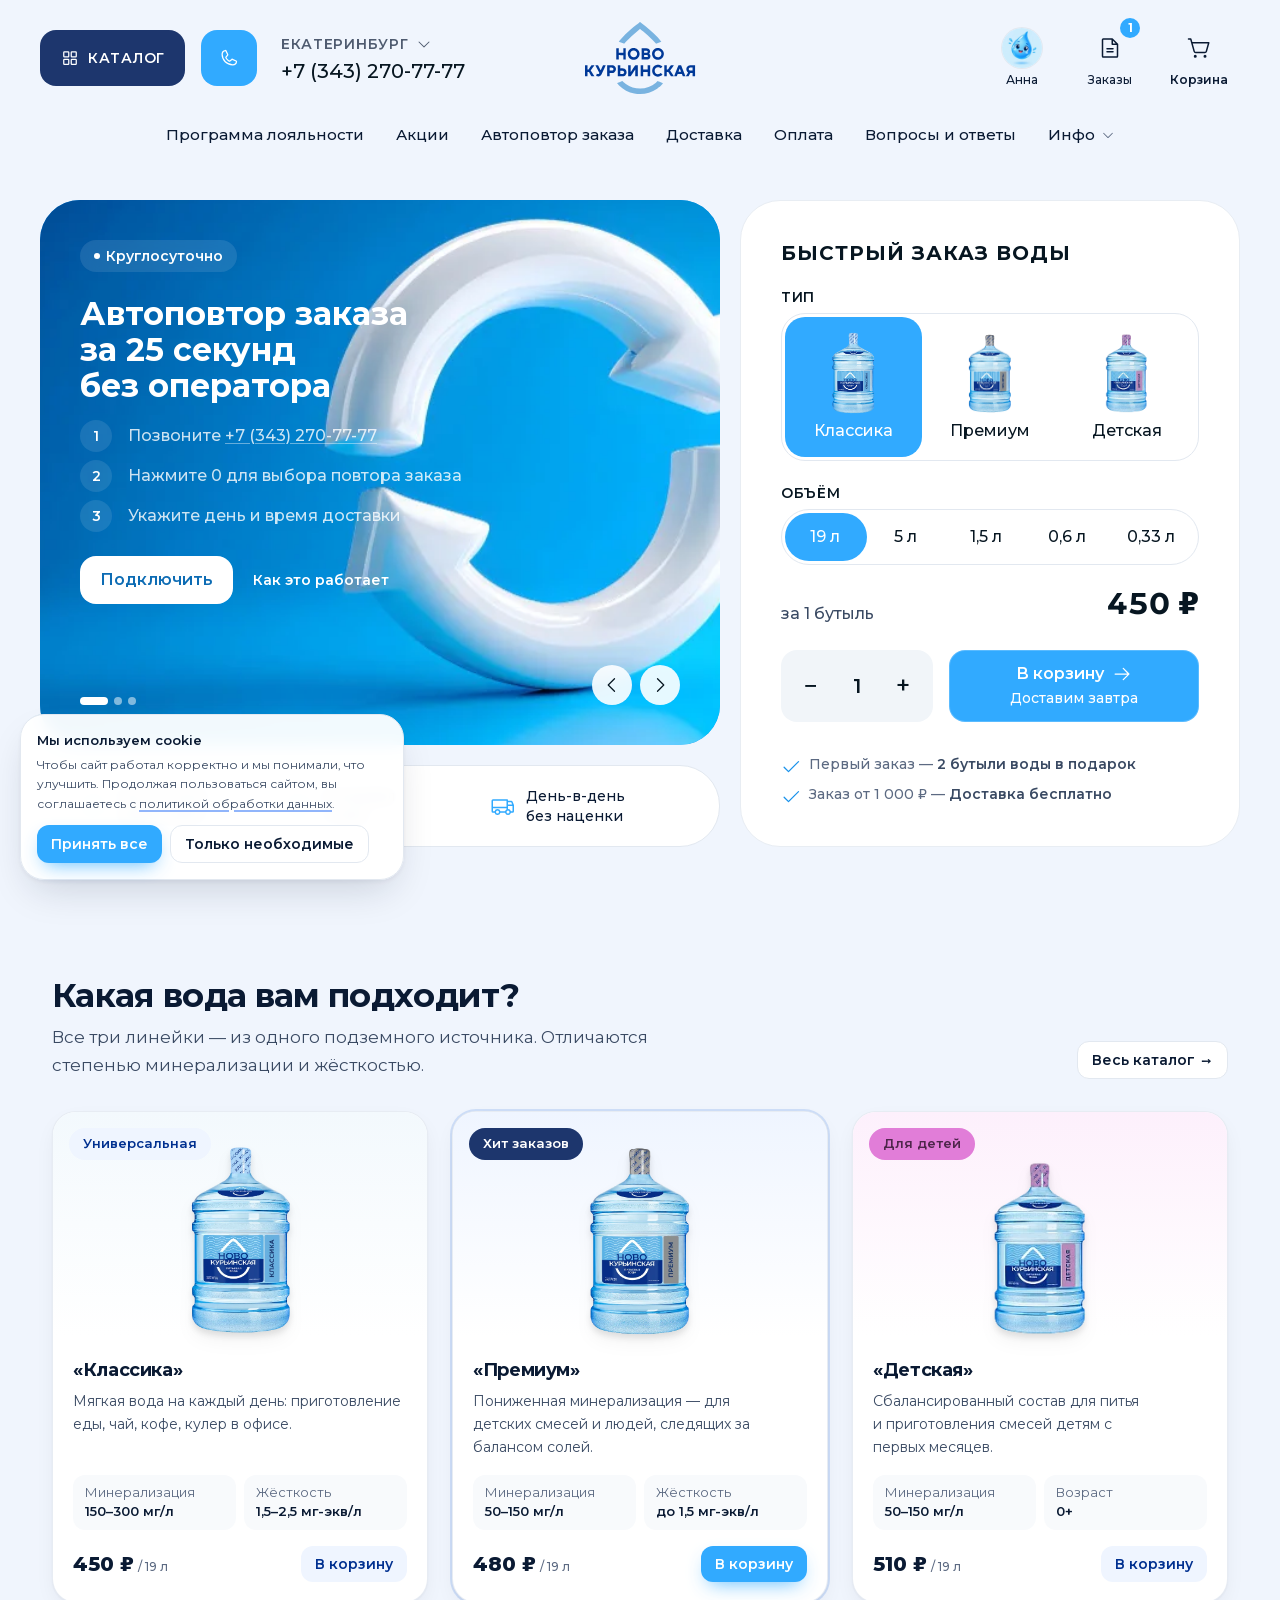
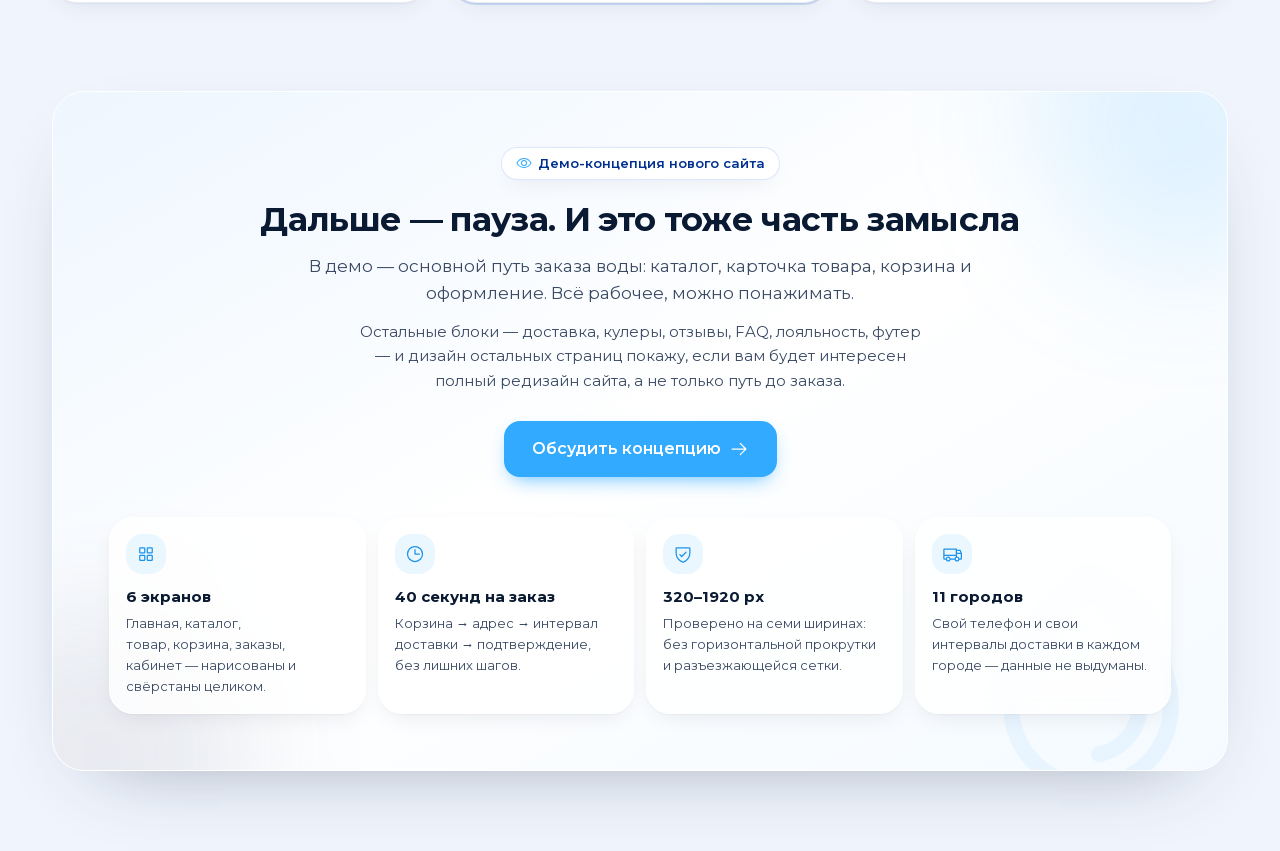
<file: index.html>
<!DOCTYPE html>
<html lang="ru" class="scroll-smooth">
<head>
<meta charset="utf-8">
<meta name="viewport" content="width=device-width, initial-scale=1">
<title>Доставка питьевой воды «Новокурьинская» в Екатеринбурге — от 450 ₽ за 19 л</title>
<meta name="description" content="Питьевая вода из подземного источника с доставкой по Екатеринбургу и области. 363 дня в году, удобный 2-часовой интервал, день-в-день. Первый заказ — 2 бутыли в подарок.">
<link rel="canonical" href="https://www.novo-voda.ru/">
<meta name="theme-color" content="#003090">

<!-- Open Graph (на текущем сайте отсутствует полностью) -->
<meta property="og:type" content="website">
<meta property="og:site_name" content="Вода «Новокурьинская»">
<meta property="og:title" content="Доставка питьевой воды «Новокурьинская» в Екатеринбурге">
<meta property="og:description" content="Вода из подземного источника. Доставка 363 дня в году, 2-часовой интервал, день-в-день. 19 л — от 450 ₽.">
<meta property="og:image" content="assets/img/triple-bottles-720.webp">
<meta property="og:url" content="https://www.novo-voda.ru/">
<meta property="og:locale" content="ru_RU">
<meta name="twitter:card" content="summary_large_image">

<link rel="preload" href="assets/fonts/montserrat-cyrillic.woff2" as="font" type="font/woff2" crossorigin>
<link rel="preload" as="image" href="assets/img/triple-bottles-720.webp"
        imagesrcset="assets/img/triple-bottles-360.webp 360w, assets/img/triple-bottles-720.webp 720w"
        imagesizes="(min-width: 1024px) 500px, 90vw">
<link rel="stylesheet" href="assets/app.css?v=bc37a5fb">
<link rel="icon" href="assets/img/favicon.svg" type="image/svg+xml">
  <link rel="icon" href="assets/img/favicon-32.png" sizes="32x32" type="image/png">
  <link rel="apple-touch-icon" href="assets/img/apple-touch-icon.png">

<!-- Structured data: LocalBusiness + FAQ + Breadcrumbs -->
<script type="application/ld+json">
{
  "@context": "https://schema.org",
  "@type": "LocalBusiness",
  "name": "Вода «Новокурьинская»",
  "image": "https://www.novo-voda.ru/assets/img/logo-novovoda.svg",
  "url": "https://www.novo-voda.ru/",
  "telephone": "+7-343-270-77-77",
  "priceRange": "240–27100 ₽",
  "address": {
    "@type": "PostalAddress",
    "streetAddress": "ул. Черняховского, 86, офис 301",
    "addressLocality": "Екатеринбург",
    "postalCode": "620010",
    "addressCountry": "RU"
  },
  "areaServed": [
    {"@type": "City", "name": "Екатеринбург"},
    {"@type": "City", "name": "Верхняя Пышма"},
    {"@type": "City", "name": "Берёзовский"},
    {"@type": "City", "name": "Первоуральск"},
    {"@type": "City", "name": "Ревда"},
    {"@type": "City", "name": "Полевской"},
    {"@type": "City", "name": "Асбест"},
    {"@type": "City", "name": "Нижний Тагил"},
    {"@type": "City", "name": "Арамиль"},
    {"@type": "City", "name": "Среднеуральск"}
  ],
  "openingHoursSpecification": {
    "@type": "OpeningHoursSpecification",
    "dayOfWeek": ["Monday","Tuesday","Wednesday","Thursday","Friday","Saturday","Sunday"],
    "opens": "08:00",
    "closes": "22:30"
  },
  "aggregateRating": {
    "@type": "AggregateRating",
    "ratingValue": "4.6",
    "reviewCount": "1039",
    "bestRating": "5"
  },
  "makesOffer": {
    "@type": "Offer",
    "itemOffered": {"@type": "Product", "name": "Вода питьевая «Новокурьинская Классика» 19 л"},
    "price": "450",
    "priceCurrency": "RUB",
    "availability": "https://schema.org/InStock"
  }
}
</script>
<script type="application/ld+json">
{
  "@context": "https://schema.org",
  "@type": "FAQPage",
  "mainEntity": [
    {"@type":"Question","name":"Как быстро вы доставляете воду?","acceptedAnswer":{"@type":"Answer","text":"Доставляем 363 дня в году в выбранный вами двухчасовой интервал. Возможна доставка день-в-день без дополнительной платы."}},
    {"@type":"Question","name":"Нужна ли своя тара?","acceptedAnswer":{"@type":"Answer","text":"Бутыль 19 л можно купить в собственность за 500 ₽ либо обменять пустую бутыль на полную — обмен бесплатный."}},
    {"@type":"Question","name":"Сколько стоит доставка?","acceptedAnswer":{"@type":"Answer","text":"Бесплатно при заказе от 1 000 ₽. При меньшей сумме — 200 ₽."}},
    {"@type":"Question","name":"В какие города вы доставляете?","acceptedAnswer":{"@type":"Answer","text":"Екатеринбург, Верхняя Пышма, Берёзовский, Среднеуральск, Арамиль, Первоуральск, Ревда, Полевской, Асбест, Нижний Тагил."}}
  ]
}
</script>
</head>

<body class="no-tap" x-data>


<svg id="ph-sprite" width="0" height="0" aria-hidden="true" focusable="false" style="position:absolute">
<symbol id="ph-arrow-right" viewBox="0 0 256 256"><path d="M221.66,133.66l-72,72a8,8,0,0,1-11.32-11.32L196.69,136H40a8,8,0,0,1,0-16H196.69L138.34,61.66a8,8,0,0,1,11.32-11.32l72,72A8,8,0,0,1,221.66,133.66Z"/></symbol><symbol id="ph-beer-bottle" viewBox="0 0 256 256"><path d="M245.66,42.34l-32-32a8,8,0,0,0-11.32,11.32l1.48,1.47L148.65,64.51l-38.22,7.65a8.05,8.05,0,0,0-4.09,2.18L23,157.66a24,24,0,0,0,0,33.94L64.4,233a24,24,0,0,0,33.94,0l83.32-83.31a8,8,0,0,0,2.18-4.09l7.65-38.22,41.38-55.17,1.47,1.48a8,8,0,0,0,11.32-11.32ZM96,107.31,148.69,160,104,204.69,51.31,152ZM81.37,224a7.94,7.94,0,0,1-5.65-2.34L34.34,180.28a8,8,0,0,1,0-11.31L40,163.31,92.69,216,87,221.66A8,8,0,0,1,81.37,224ZM177.6,99.2a7.92,7.92,0,0,0-1.44,3.23l-7.53,37.63L160,148.69,107.31,96l8.63-8.63,37.63-7.53a7.92,7.92,0,0,0,3.23-1.44l58.45-43.84,6.19,6.19Z"/></symbol><symbol id="ph-caret-down" viewBox="0 0 256 256"><path d="M213.66,101.66l-80,80a8,8,0,0,1-11.32,0l-80-80A8,8,0,0,1,53.66,90.34L128,164.69l74.34-74.35a8,8,0,0,1,11.32,11.32Z"/></symbol><symbol id="ph-caret-left" viewBox="0 0 256 256"><path d="M165.66,202.34a8,8,0,0,1-11.32,11.32l-80-80a8,8,0,0,1,0-11.32l80-80a8,8,0,0,1,11.32,11.32L91.31,128Z"/></symbol><symbol id="ph-caret-right" viewBox="0 0 256 256"><path d="M181.66,133.66l-80,80a8,8,0,0,1-11.32-11.32L164.69,128,90.34,53.66a8,8,0,0,1,11.32-11.32l80,80A8,8,0,0,1,181.66,133.66Z"/></symbol><symbol id="ph-check" viewBox="0 0 256 256"><path d="M229.66,77.66l-128,128a8,8,0,0,1-11.32,0l-56-56a8,8,0,0,1,11.32-11.32L96,188.69,218.34,66.34a8,8,0,0,1,11.32,11.32Z"/></symbol><symbol id="ph-check-fat" viewBox="0 0 256 256"><path d="M243.31,90.91l-128.4,128.4a16,16,0,0,1-22.62,0l-71.62-72a16,16,0,0,1,0-22.61l20-20a16,16,0,0,1,22.58,0L104,144.22l96.76-95.57a16,16,0,0,1,22.59,0l19.95,19.54A16,16,0,0,1,243.31,90.91Z"/></symbol><symbol id="ph-clock" viewBox="0 0 256 256"><path d="M128,24A104,104,0,1,0,232,128,104.11,104.11,0,0,0,128,24Zm0,192a88,88,0,1,1,88-88A88.1,88.1,0,0,1,128,216Zm64-88a8,8,0,0,1-8,8H128a8,8,0,0,1-8-8V72a8,8,0,0,1,16,0v48h48A8,8,0,0,1,192,128Z"/></symbol><symbol id="ph-coffee" viewBox="0 0 256 256"><path d="M80,56V24a8,8,0,0,1,16,0V56a8,8,0,0,1-16,0Zm40,8a8,8,0,0,0,8-8V24a8,8,0,0,0-16,0V56A8,8,0,0,0,120,64Zm32,0a8,8,0,0,0,8-8V24a8,8,0,0,0-16,0V56A8,8,0,0,0,152,64Zm96,56v8a40,40,0,0,1-37.51,39.91,96.59,96.59,0,0,1-27,40.09H208a8,8,0,0,1,0,16H32a8,8,0,0,1,0-16H56.54A96.3,96.3,0,0,1,24,136V88a8,8,0,0,1,8-8H208A40,40,0,0,1,248,120ZM200,96H40v40a80.27,80.27,0,0,0,45.12,72h69.76A80.27,80.27,0,0,0,200,136Zm32,24a24,24,0,0,0-16-22.62V136a95.78,95.78,0,0,1-1.2,15A24,24,0,0,0,232,128Z"/></symbol><symbol id="ph-cookie" viewBox="0 0 256 256"><path d="M164.49,163.51a12,12,0,1,1-17,0A12,12,0,0,1,164.49,163.51Zm-81-8a12,12,0,1,0,17,0A12,12,0,0,0,83.51,155.51Zm9-39a12,12,0,1,0-17,0A12,12,0,0,0,92.49,116.49Zm48-1a12,12,0,1,0,0,17A12,12,0,0,0,140.49,115.51ZM232,128A104,104,0,1,1,128,24a8,8,0,0,1,8,8,40,40,0,0,0,40,40,8,8,0,0,1,8,8,40,40,0,0,0,40,40A8,8,0,0,1,232,128Zm-16.31,7.39A56.13,56.13,0,0,1,168.5,87.5a56.13,56.13,0,0,1-47.89-47.19,88,88,0,1,0,95.08,95.08Z"/></symbol><symbol id="ph-cylinder" viewBox="0 0 256 256"><path d="M128,16C87.63,16,56,35.33,56,60V196c0,24.67,31.63,44,72,44s72-19.33,72-44V60C200,35.33,168.37,16,128,16Zm0,16c26.49,0,56,11.5,56,28s-29.51,28-56,28S72,76.5,72,60,101.51,32,128,32Zm0,192c-29.83,0-56-13.08-56-28V88c13.1,9.85,33.14,16,56,16s42.9-6.2,56-16V196C184,210.92,157.83,224,128,224Z"/></symbol><symbol id="ph-drop" viewBox="0 0 256 256"><path d="M174,47.75a254.19,254.19,0,0,0-41.45-38.3,8,8,0,0,0-9.18,0A254.19,254.19,0,0,0,82,47.75C54.51,79.32,40,112.6,40,144a88,88,0,0,0,176,0C216,112.6,201.49,79.32,174,47.75ZM128,216a72.08,72.08,0,0,1-72-72c0-57.23,55.47-105,72-118,16.53,13,72,60.75,72,118A72.08,72.08,0,0,1,128,216Zm55.89-62.66a57.6,57.6,0,0,1-46.56,46.55A8.75,8.75,0,0,1,136,200a8,8,0,0,1-1.32-15.89c16.57-2.79,30.63-16.85,33.44-33.45a8,8,0,0,1,15.78,2.68Z"/></symbol><symbol id="ph-eye" viewBox="0 0 256 256"><path d="M247.31,124.76c-.35-.79-8.82-19.58-27.65-38.41C194.57,61.26,162.88,48,128,48S61.43,61.26,36.34,86.35C17.51,105.18,9,124,8.69,124.76a8,8,0,0,0,0,6.5c.35.79,8.82,19.57,27.65,38.4C61.43,194.74,93.12,208,128,208s66.57-13.26,91.66-38.34c18.83-18.83,27.3-37.61,27.65-38.4A8,8,0,0,0,247.31,124.76ZM128,192c-30.78,0-57.67-11.19-79.93-33.25A133.47,133.47,0,0,1,25,128,133.33,133.33,0,0,1,48.07,97.25C70.33,75.19,97.22,64,128,64s57.67,11.19,79.93,33.25A133.46,133.46,0,0,1,231.05,128C223.84,141.46,192.43,192,128,192Zm0-112a48,48,0,1,0,48,48A48.05,48.05,0,0,0,128,80Zm0,80a32,32,0,1,1,32-32A32,32,0,0,1,128,160Z"/></symbol><symbol id="ph-eye-slash" viewBox="0 0 256 256"><path d="M53.92,34.62A8,8,0,1,0,42.08,45.38L61.32,66.55C25,88.84,9.38,123.2,8.69,124.76a8,8,0,0,0,0,6.5c.35.79,8.82,19.57,27.65,38.4C61.43,194.74,93.12,208,128,208a127.11,127.11,0,0,0,52.07-10.83l22,24.21a8,8,0,1,0,11.84-10.76Zm47.33,75.84,41.67,45.85a32,32,0,0,1-41.67-45.85ZM128,192c-30.78,0-57.67-11.19-79.93-33.25A133.16,133.16,0,0,1,25,128c4.69-8.79,19.66-33.39,47.35-49.38l18,19.75a48,48,0,0,0,63.66,70l14.73,16.2A112,112,0,0,1,128,192Zm6-95.43a8,8,0,0,1,3-15.72,48.16,48.16,0,0,1,38.77,42.64,8,8,0,0,1-7.22,8.71,6.39,6.39,0,0,1-.75,0,8,8,0,0,1-8-7.26A32.09,32.09,0,0,0,134,96.57Zm113.28,34.69c-.42.94-10.55,23.37-33.36,43.8a8,8,0,1,1-10.67-11.92A132.77,132.77,0,0,0,231.05,128a133.15,133.15,0,0,0-23.12-30.77C185.67,75.19,158.78,64,128,64a118.37,118.37,0,0,0-19.36,1.57A8,8,0,1,1,106,49.79,134,134,0,0,1,128,48c34.88,0,66.57,13.26,91.66,38.35,18.83,18.83,27.3,37.62,27.65,38.41A8,8,0,0,1,247.31,131.26Z"/></symbol><symbol id="ph-file-text" viewBox="0 0 256 256"><path d="M213.66,82.34l-56-56A8,8,0,0,0,152,24H56A16,16,0,0,0,40,40V216a16,16,0,0,0,16,16H200a16,16,0,0,0,16-16V88A8,8,0,0,0,213.66,82.34ZM160,51.31,188.69,80H160ZM200,216H56V40h88V88a8,8,0,0,0,8,8h48V216Zm-32-80a8,8,0,0,1-8,8H96a8,8,0,0,1,0-16h64A8,8,0,0,1,168,136Zm0,32a8,8,0,0,1-8,8H96a8,8,0,0,1,0-16h64A8,8,0,0,1,168,168Z"/></symbol><symbol id="ph-fork-knife" viewBox="0 0 256 256"><path d="M72,88V40a8,8,0,0,1,16,0V88a8,8,0,0,1-16,0ZM216,40V224a8,8,0,0,1-16,0V176H152a8,8,0,0,1-8-8,268.75,268.75,0,0,1,7.22-56.88c9.78-40.49,28.32-67.63,53.63-78.47A8,8,0,0,1,216,40ZM200,53.9c-32.17,24.57-38.47,84.42-39.7,106.1H200ZM119.89,38.69a8,8,0,1,0-15.78,2.63L112,88.63a32,32,0,0,1-64,0l7.88-47.31a8,8,0,1,0-15.78-2.63l-8,48A8.17,8.17,0,0,0,32,88a48.07,48.07,0,0,0,40,47.32V224a8,8,0,0,0,16,0V135.32A48.07,48.07,0,0,0,128,88a8.17,8.17,0,0,0-.11-1.31Z"/></symbol><symbol id="ph-gift" viewBox="0 0 256 256"><path d="M216,72H180.92c.39-.33.79-.65,1.17-1A29.53,29.53,0,0,0,192,49.57,32.62,32.62,0,0,0,158.44,16,29.53,29.53,0,0,0,137,25.91a54.94,54.94,0,0,0-9,14.48,54.94,54.94,0,0,0-9-14.48A29.53,29.53,0,0,0,97.56,16,32.62,32.62,0,0,0,64,49.57,29.53,29.53,0,0,0,73.91,71c.38.33.78.65,1.17,1H40A16,16,0,0,0,24,88v32a16,16,0,0,0,16,16v64a16,16,0,0,0,16,16H200a16,16,0,0,0,16-16V136a16,16,0,0,0,16-16V88A16,16,0,0,0,216,72ZM149,36.51a13.69,13.69,0,0,1,10-4.5h.49A16.62,16.62,0,0,1,176,49.08a13.69,13.69,0,0,1-4.5,10c-9.49,8.4-25.24,11.36-35,12.4C137.7,60.89,141,45.5,149,36.51Zm-64.09.36A16.63,16.63,0,0,1,96.59,32h.49a13.69,13.69,0,0,1,10,4.5c8.39,9.48,11.35,25.2,12.39,34.92-9.72-1-25.44-4-34.92-12.39a13.69,13.69,0,0,1-4.5-10A16.6,16.6,0,0,1,84.87,36.87ZM40,88h80v32H40Zm16,48h64v64H56Zm144,64H136V136h64Zm16-80H136V88h80v32Z"/></symbol><symbol id="ph-heart" viewBox="0 0 256 256"><path d="M178,40c-20.65,0-38.73,8.88-50,23.89C116.73,48.88,98.65,40,78,40a62.07,62.07,0,0,0-62,62c0,70,103.79,126.66,108.21,129a8,8,0,0,0,7.58,0C136.21,228.66,240,172,240,102A62.07,62.07,0,0,0,178,40ZM128,214.8C109.74,204.16,32,155.69,32,102A46.06,46.06,0,0,1,78,56c19.45,0,35.78,10.36,42.6,27a8,8,0,0,0,14.8,0c6.82-16.67,23.15-27,42.6-27a46.06,46.06,0,0,1,46,46C224,155.61,146.24,204.15,128,214.8Z"/></symbol><symbol id="ph-list" viewBox="0 0 256 256"><path d="M224,128a8,8,0,0,1-8,8H40a8,8,0,0,1,0-16H216A8,8,0,0,1,224,128ZM40,72H216a8,8,0,0,0,0-16H40a8,8,0,0,0,0,16ZM216,184H40a8,8,0,0,0,0,16H216a8,8,0,0,0,0-16Z"/></symbol><symbol id="ph-map-pin" viewBox="0 0 256 256"><path d="M128,64a40,40,0,1,0,40,40A40,40,0,0,0,128,64Zm0,64a24,24,0,1,1,24-24A24,24,0,0,1,128,128Zm0-112a88.1,88.1,0,0,0-88,88c0,31.4,14.51,64.68,42,96.25a254.19,254.19,0,0,0,41.45,38.3,8,8,0,0,0,9.18,0A254.19,254.19,0,0,0,174,200.25c27.45-31.57,42-64.85,42-96.25A88.1,88.1,0,0,0,128,16Zm0,206c-16.53-13-72-60.75-72-118a72,72,0,0,1,144,0C200,161.23,144.53,209,128,222Z"/></symbol><symbol id="ph-phone" viewBox="0 0 256 256"><path d="M222.37,158.46l-47.11-21.11-.13-.06a16,16,0,0,0-15.17,1.4,8.12,8.12,0,0,0-.75.56L134.87,160c-15.42-7.49-31.34-23.29-38.83-38.51l20.78-24.71c.2-.25.39-.5.57-.77a16,16,0,0,0,1.32-15.06l0-.12L97.54,33.64a16,16,0,0,0-16.62-9.52A56.26,56.26,0,0,0,32,80c0,79.4,64.6,144,144,144a56.26,56.26,0,0,0,55.88-48.92A16,16,0,0,0,222.37,158.46ZM176,208A128.14,128.14,0,0,1,48,80,40.2,40.2,0,0,1,82.87,40a.61.61,0,0,0,0,.12l21,47L83.2,111.86a6.13,6.13,0,0,0-.57.77,16,16,0,0,0-1,15.7c9.06,18.53,27.73,37.06,46.46,46.11a16,16,0,0,0,15.75-1.14,8.44,8.44,0,0,0,.74-.56L168.89,152l47,21.05h0s.08,0,.11,0A40.21,40.21,0,0,1,176,208Z"/></symbol><symbol id="ph-plus" viewBox="0 0 256 256"><path d="M224,128a8,8,0,0,1-8,8H136v80a8,8,0,0,1-16,0V136H40a8,8,0,0,1,0-16h80V40a8,8,0,0,1,16,0v80h80A8,8,0,0,1,224,128Z"/></symbol><symbol id="ph-shield-check" viewBox="0 0 256 256"><path d="M208,40H48A16,16,0,0,0,32,56v56c0,52.72,25.52,84.67,46.93,102.19,23.06,18.86,46,25.26,47,25.53a8,8,0,0,0,4.2,0c1-.27,23.91-6.67,47-25.53C198.48,196.67,224,164.72,224,112V56A16,16,0,0,0,208,40Zm0,72c0,37.07-13.66,67.16-40.6,89.42A129.3,129.3,0,0,1,128,223.62a128.25,128.25,0,0,1-38.92-21.81C61.82,179.51,48,149.3,48,112l0-56,160,0ZM82.34,141.66a8,8,0,0,1,11.32-11.32L112,148.69l50.34-50.35a8,8,0,0,1,11.32,11.32l-56,56a8,8,0,0,1-11.32,0Z"/></symbol><symbol id="ph-shopping-cart-simple" viewBox="0 0 256 256"><path d="M104,216a16,16,0,1,1-16-16A16,16,0,0,1,104,216Zm88-16a16,16,0,1,0,16,16A16,16,0,0,0,192,200ZM239.71,74.14l-25.64,92.28A24.06,24.06,0,0,1,191,184H92.16A24.06,24.06,0,0,1,69,166.42L33.92,40H16a8,8,0,0,1,0-16H40a8,8,0,0,1,7.71,5.86L57.19,64H232a8,8,0,0,1,7.71,10.14ZM221.47,80H61.64l22.81,82.14A8,8,0,0,0,92.16,168H191a8,8,0,0,0,7.71-5.86Z"/></symbol><symbol id="ph-sign-out" viewBox="0 0 256 256"><path d="M120,216a8,8,0,0,1-8,8H48a8,8,0,0,1-8-8V40a8,8,0,0,1,8-8h64a8,8,0,0,1,0,16H56V208h56A8,8,0,0,1,120,216Zm109.66-93.66-40-40a8,8,0,0,0-11.32,11.32L204.69,120H112a8,8,0,0,0,0,16h92.69l-26.35,26.34a8,8,0,0,0,11.32,11.32l40-40A8,8,0,0,0,229.66,122.34Z"/></symbol><symbol id="ph-squares-four" viewBox="0 0 256 256"><path d="M104,40H56A16,16,0,0,0,40,56v48a16,16,0,0,0,16,16h48a16,16,0,0,0,16-16V56A16,16,0,0,0,104,40Zm0,64H56V56h48v48Zm96-64H152a16,16,0,0,0-16,16v48a16,16,0,0,0,16,16h48a16,16,0,0,0,16-16V56A16,16,0,0,0,200,40Zm0,64H152V56h48v48Zm-96,32H56a16,16,0,0,0-16,16v48a16,16,0,0,0,16,16h48a16,16,0,0,0,16-16V152A16,16,0,0,0,104,136Zm0,64H56V152h48v48Zm96-64H152a16,16,0,0,0-16,16v48a16,16,0,0,0,16,16h48a16,16,0,0,0,16-16V152A16,16,0,0,0,200,136Zm0,64H152V152h48v48Z"/></symbol><symbol id="ph-star" viewBox="0 0 256 256"><path d="M239.18,97.26A16.38,16.38,0,0,0,224.92,86l-59-4.76L143.14,26.15a16.36,16.36,0,0,0-30.27,0L90.11,81.23,31.08,86a16.46,16.46,0,0,0-9.37,28.86l45,38.83L53,211.75a16.38,16.38,0,0,0,24.5,17.82L128,198.49l50.53,31.08A16.4,16.4,0,0,0,203,211.75l-13.76-58.07,45-38.83A16.43,16.43,0,0,0,239.18,97.26Zm-15.34,5.47-48.7,42a8,8,0,0,0-2.56,7.91l14.88,62.8a.37.37,0,0,1-.17.48c-.18.14-.23.11-.38,0l-54.72-33.65a8,8,0,0,0-8.38,0L69.09,215.94c-.15.09-.19.12-.38,0a.37.37,0,0,1-.17-.48l14.88-62.8a8,8,0,0,0-2.56-7.91l-48.7-42c-.12-.1-.23-.19-.13-.5s.18-.27.33-.29l63.92-5.16A8,8,0,0,0,103,91.86l24.62-59.61c.08-.17.11-.25.35-.25s.27.08.35.25L153,91.86a8,8,0,0,0,6.75,4.92l63.92,5.16c.15,0,.24,0,.33.29S224,102.63,223.84,102.73Z"/></symbol><symbol id="ph-star-fill" viewBox="0 0 256 256"><path d="M234.29,114.85l-45,38.83L203,211.75a16.4,16.4,0,0,1-24.5,17.82L128,198.49,77.47,229.57A16.4,16.4,0,0,1,53,211.75l13.76-58.07-45-38.83A16.46,16.46,0,0,1,31.08,86l59-4.76,22.76-55.08a16.36,16.36,0,0,1,30.27,0l22.75,55.08,59,4.76a16.46,16.46,0,0,1,9.37,28.86Z"/></symbol><symbol id="ph-trash" viewBox="0 0 256 256"><path d="M216,48H176V40a24,24,0,0,0-24-24H104A24,24,0,0,0,80,40v8H40a8,8,0,0,0,0,16h8V208a16,16,0,0,0,16,16H192a16,16,0,0,0,16-16V64h8a8,8,0,0,0,0-16ZM96,40a8,8,0,0,1,8-8h48a8,8,0,0,1,8,8v8H96Zm96,168H64V64H192ZM112,104v64a8,8,0,0,1-16,0V104a8,8,0,0,1,16,0Zm48,0v64a8,8,0,0,1-16,0V104a8,8,0,0,1,16,0Z"/></symbol><symbol id="ph-truck" viewBox="0 0 256 256"><path d="M255.42,117l-14-35A15.93,15.93,0,0,0,226.58,72H192V64a8,8,0,0,0-8-8H32A16,16,0,0,0,16,72V184a16,16,0,0,0,16,16H49a32,32,0,0,0,62,0h50a32,32,0,0,0,62,0h17a16,16,0,0,0,16-16V120A7.94,7.94,0,0,0,255.42,117ZM192,88h34.58l9.6,24H192ZM32,72H176v64H32ZM80,208a16,16,0,1,1,16-16A16,16,0,0,1,80,208Zm81-24H111a32,32,0,0,0-62,0H32V152H176v12.31A32.11,32.11,0,0,0,161,184Zm31,24a16,16,0,1,1,16-16A16,16,0,0,1,192,208Zm48-24H223a32.06,32.06,0,0,0-31-24V128h48Z"/></symbol><symbol id="ph-user" viewBox="0 0 256 256"><path d="M230.92,212c-15.23-26.33-38.7-45.21-66.09-54.16a72,72,0,1,0-73.66,0C63.78,166.78,40.31,185.66,25.08,212a8,8,0,1,0,13.85,8c18.84-32.56,52.14-52,89.07-52s70.23,19.44,89.07,52a8,8,0,1,0,13.85-8ZM72,96a56,56,0,1,1,56,56A56.06,56.06,0,0,1,72,96Z"/></symbol><symbol id="ph-wrench" viewBox="0 0 256 256"><path d="M226.76,69a8,8,0,0,0-12.84-2.88l-40.3,37.19-17.23-3.7-3.7-17.23,37.19-40.3A8,8,0,0,0,187,29.24,72,72,0,0,0,88,96,72.34,72.34,0,0,0,94,124.94L33.79,177c-.15.12-.29.26-.43.39a32,32,0,0,0,45.26,45.26c.13-.13.27-.28.39-.42L131.06,162A72,72,0,0,0,232,96,71.56,71.56,0,0,0,226.76,69ZM160,152a56.14,56.14,0,0,1-27.07-7,8,8,0,0,0-9.92,1.77L67.11,211.51a16,16,0,0,1-22.62-22.62L109.18,133a8,8,0,0,0,1.77-9.93,56,56,0,0,1,58.36-82.31l-31.2,33.81a8,8,0,0,0-1.94,7.1L141.83,108a8,8,0,0,0,6.14,6.14l26.35,5.66a8,8,0,0,0,7.1-1.94l33.81-31.2A56.06,56.06,0,0,1,160,152Z"/></symbol><symbol id="ph-x" viewBox="0 0 256 256"><path d="M205.66,194.34a8,8,0,0,1-11.32,11.32L128,139.31,61.66,205.66a8,8,0,0,1-11.32-11.32L116.69,128,50.34,61.66A8,8,0,0,1,61.66,50.34L128,116.69l66.34-66.35a8,8,0,0,1,11.32,11.32L139.31,128Z"/></symbol></svg>
<svg width="0" height="0" class="absolute" aria-hidden="true" focusable="false">
  <defs>
    <linearGradient id="nvDropGrad" x1="0.15" y1="0" x2="0.5" y2="1">
      <stop offset="0" stop-color="#9BDCF8"/>
      <stop offset="0.5" stop-color="#3C84E8"/>
      <stop offset="1" stop-color="#003090"/>
    </linearGradient>
    <linearGradient id="nvDropBg" x1="0" y1="0" x2="0.6" y2="1">
      <stop offset="0" stop-color="#EAF6FD"/>
      <stop offset="1" stop-color="#CFE8F8"/>
    </linearGradient>
  </defs>
  <symbol id="nv-drop-face" viewBox="0 0 48 48">
    <circle cx="24" cy="24" r="23" fill="url(#nvDropBg)"/>
    <path d="M24 8c0 0 13 14.2 13 22.4A13 13 0 0 1 11 30.4C11 22.2 24 8 24 8z" fill="url(#nvDropGrad)"/>
    <ellipse cx="18.4" cy="19.4" rx="2.6" ry="3.6" transform="rotate(-24 18.4 19.4)" fill="#fff" fill-opacity="0.5"/>
    <circle cx="19.4" cy="30.2" r="2.15" fill="#062A55"/>
    <circle cx="28.6" cy="30.2" r="2.15" fill="#062A55"/>
    <circle cx="20.1" cy="29.4" r="0.75" fill="#fff"/>
    <circle cx="29.3" cy="29.4" r="0.75" fill="#fff"/>
    <path d="M20.4 35.6c1.5 1.7 5.7 1.7 7.2 0" stroke="#062A55" stroke-width="2" stroke-linecap="round" fill="none"/>
    <ellipse cx="14.6" cy="33.4" rx="2" ry="1.4" fill="#FF9EB5" fill-opacity="0.75"/>
    <ellipse cx="33.4" cy="33.4" rx="2" ry="1.4" fill="#FF9EB5" fill-opacity="0.75"/>
  </symbol>
  <symbol id="nv-drop-face-sm" viewBox="0 0 48 48">
    <circle cx="24" cy="24" r="23" fill="url(#nvDropBg)"/>
    <path d="M24 8c0 0 13 14.2 13 22.4A13 13 0 0 1 11 30.4C11 22.2 24 8 24 8z" fill="url(#nvDropGrad)"/>
    <circle cx="19.4" cy="30.2" r="2.15" fill="#062A55"/>
    <circle cx="28.6" cy="30.2" r="2.15" fill="#062A55"/>
    <path d="M20.4 35.6c1.5 1.7 5.7 1.7 7.2 0" stroke="#062A55" stroke-width="2" stroke-linecap="round" fill="none"/>
  </symbol>
</svg>

<!-- ================= MODAL: ОБРАТНЫЙ ЗВОНОК ================= -->
<div x-data="callbackModal" @open-callback.window="show()" @keydown.escape.window="hide()">
  <div x-show="open" x-cloak class="fixed inset-0 z-[60] flex items-end justify-center p-0 sm:items-center sm:p-4">
    <div x-show="open" x-transition.opacity class="absolute inset-0 bg-ink/60 backdrop-blur-sm" @click="hide()"></div>

    <div x-show="open" x-transition:enter="transition duration-300 ease-smooth"
         x-transition:enter-start="opacity-0 translate-y-6 sm:scale-95" x-transition:enter-end="opacity-100 translate-y-0 sm:scale-100"
         x-transition:leave="transition duration-200" x-transition:leave-start="opacity-100" x-transition:leave-end="opacity-0"
         role="dialog" aria-modal="true" aria-labelledby="cb-title"
         class="relative w-full max-w-lg overflow-hidden rounded-t-4xl bg-white shadow-2xl sm:rounded-3xl">

      <!-- header -->
      <div class="flex items-start gap-3 border-b border-slate-100 bg-gradient-to-br from-navy-50 to-white px-5 py-4">
        <span class="grid h-11 w-11 shrink-0 place-items-center rounded-2xl bg-accent-500 text-white">
          <svg class="h-5 w-5" aria-hidden="true" viewBox="0 0 256 256" fill="currentColor"><use href="#ph-phone"/></svg>
        </span>
        <div class="min-w-0 flex-1">
          <h2 id="cb-title" class="text-lg font-bold leading-tight">Заказать звонок</h2>
          <p class="mt-0.5 text-[13px] text-ink-soft">Перезвоним в течение 5 минут и ответим на вопросы</p>
        </div>
        <button type="button" class="btn-icon !h-9 !w-9 !border-0 !bg-transparent" @click="hide()" aria-label="Закрыть">
          <svg class="h-5 w-5" aria-hidden="true" viewBox="0 0 256 256" fill="currentColor"><use href="#ph-x"/></svg>
        </button>
      </div>

      <!-- success -->
      <div x-show="sent" x-cloak class="px-5 py-10 text-center">
        <span class="mx-auto grid h-14 w-14 place-items-center rounded-full bg-accent-50 text-accent-600">
          <svg class="h-7 w-7" aria-hidden="true" viewBox="0 0 256 256" fill="currentColor"><use href="#ph-check"/></svg>
        </span>
        <h3 class="mt-4 text-lg font-bold">Заявка отправлена</h3>
        <p class="mx-auto mt-2 max-w-xs text-sm leading-relaxed text-ink-soft">
          Перезвоним на <strong class="text-ink" x-text="form.phone"></strong> в течение 5 минут в рабочее время (8:00–22:30).
        </p>
        <button type="button" class="btn-primary mt-5" @click="hide()">Хорошо</button>
      </div>

      <!-- form -->
      <form x-show="!sent" @submit.prevent="submit()" class="max-h-[70vh] space-y-3.5 overflow-y-auto px-5 py-5">

        <!-- тема: кастомный дропдаун -->
        <div class="relative" x-data="{ tOpen: false }" @keydown.escape.stop="tOpen = false">
          <span class="label" id="cb-topic-label">Тема обращения</span>
          <button type="button" @click="tOpen = !tOpen" @click.outside="tOpen = false" :aria-expanded="tOpen"
                  aria-labelledby="cb-topic-label" aria-haspopup="listbox"
                  class="field flex items-center justify-between gap-2 text-left"
                  :class="tOpen && '!border-accent-500 ring-4 ring-accent-500/15'">
            <span x-text="form.topic"></span>
            <svg class="h-4 w-4 shrink-0 text-ink-mute transition" :class="tOpen && 'rotate-180'" aria-hidden="true" viewBox="0 0 256 256" fill="currentColor"><use href="#ph-caret-down"/></svg>
          </button>

          <div x-show="tOpen" x-cloak x-transition.opacity.duration.150ms
               class="dropdown-panel left-0 right-0 top-full max-h-64 overflow-y-auto" role="listbox" aria-labelledby="cb-topic-label">
            <template x-for="t in topics" :key="t">
              <button type="button" role="option" :aria-selected="form.topic === t"
                      @click="form.topic = t; tOpen = false"
                      class="dropdown-item" :class="form.topic === t && 'dropdown-item-active'">
                <span x-text="t"></span>
                <svg x-show="form.topic === t" class="h-4 w-4 shrink-0 text-accent-600" aria-hidden="true" viewBox="0 0 256 256" fill="currentColor"><use href="#ph-check-fat"/></svg>
              </button>
            </template>
          </div>
        </div>

        <div class="grid gap-3 sm:grid-cols-2">
          <div>
            <label class="label" for="cb-name">ФИО <span class="text-sale-500">*</span></label>
            <input id="cb-name" type="text" autocomplete="name" required placeholder="Иванова Анна" class="field" x-model="form.name">
          </div>
          <div>
            <label class="label" for="cb-phone">Телефон <span class="text-sale-500">*</span></label>
            <input id="cb-phone" type="tel" inputmode="numeric" autocomplete="tel" required
                   placeholder="+7 (999) 999-99-99" class="field"
                   :value="form.phone" @input="onPhone($event)" @keydown="onPhoneKey($event)">
          </div>
        </div>

        <div>
          <label class="label" for="cb-email">Электронный адрес</label>
          <input id="cb-email" type="email" autocomplete="email" placeholder="mail@example.ru" class="field" x-model="form.email">
        </div>

        <div>
          <label class="label" for="cb-comment">Комментарий</label>
          <textarea id="cb-comment" rows="3" placeholder="Удобное время для звонка, адрес, вопрос" class="field resize-none" x-model="form.comment"></textarea>
        </div>

        <!-- согласие -->
        <label class="flex cursor-pointer items-start gap-3 rounded-2xl bg-slate-50 p-3.5 transition hover:bg-slate-100/70">
          <input type="checkbox" required x-model="form.consent" class="peer sr-only"><span class="checkbox" aria-hidden="true"><svg viewBox="0 0 256 256" fill="currentColor" aria-hidden="true"><use href="#ph-check-fat"/></svg></span>
          <span class="text-[14px] leading-relaxed text-ink-soft">
            Я ознакомился с <a href="#" class="link-underline">Политикой обработки персональных данных</a>
            и даю <a href="#" class="link-underline">Согласие на обработку персональных данных</a>
            в соответствии с ФЗ «О персональных данных» от 27.07.2006 №127-ФЗ
            <span class="text-sale-500">*</span>
          </span>
        </label>

        <div class="flex flex-col gap-2 pt-1 sm:flex-row-reverse sm:items-center">
          <button type="submit" class="btn-primary flex-1 !py-3.5" :disabled="!valid"
                  :class="!valid && '!bg-slate-200 !text-ink-mute !shadow-none'">Отправить</button>
          <button type="button" class="btn-ghost flex-1" @click="hide()">Отмена</button>
        </div>
      </form>
    </div>
  </div>
</div>


<!-- ================= MOBILE STICKY BAR ================= -->
<!-- ================= TOP BAR ================= -->
<!-- ================= HEADER ================= -->
<header x-data="headerScroll" class="sticky top-0 z-30 border-b transition-colors duration-300"
        :class="scrolled ? 'is-pinned border-slate-200 bg-white/95 backdrop-blur-[12px]' : 'border-transparent bg-transparent'">

  <!-- ===== телефон: город и телефон на виду, действия — в нижнем таббаре ===== -->
  <div x-data="cityPhone" class="lg:hidden">
    <div class="mx-auto grid w-full max-w-[1200px] grid-cols-[44px_1fr_44px] items-center gap-2 px-4 pb-2 pt-2.5">
      <button type="button" class="btn-icon -ml-1 shrink-0" @click="$dispatch('open-menu')" aria-label="Открыть меню">
        <svg class="h-5 w-5" aria-hidden="true" viewBox="0 0 256 256" fill="currentColor"><use href="#ph-list"/></svg>
      </button>

      <a href="index.html" class="flex justify-self-center" aria-label="Новокурьинская — на главную">
        <img src="assets/img/logo-novovoda.svg" alt="Вода «Новокурьинская»" width="111" height="72"
             class="h-10 w-auto" fetchpriority="high">
      </a>

      <button type="button" @click="$dispatch('open-callback')" aria-label="Заказать обратный звонок"
              class="grid h-11 w-11 shrink-0 place-items-center justify-self-end rounded-2xl bg-[#31aaff] text-white transition hover:bg-[#1b93eb]">
        <svg class="h-5 w-5" aria-hidden="true" viewBox="0 0 256 256" fill="currentColor"><use href="#ph-phone"/></svg>
      </button>
    </div>

    <div class="mx-auto flex w-full max-w-[1200px] items-center justify-between gap-3 px-4 pb-2.5">
      <button type="button" @click="$dispatch('open-city-sheet')"
              class="inline-flex min-w-0 items-center gap-1 text-[13px] font-semibold uppercase tracking-[0.5px] text-[#0a1a33]/75 transition hover:text-[#1b93eb]"
              aria-label="Выбрать город доставки">
        <svg class="h-3.5 w-3.5 shrink-0 text-[#1b93eb]" aria-hidden="true" viewBox="0 0 256 256" fill="currentColor"><use href="#ph-map-pin"/></svg>
        <span class="truncate" x-text="city">Екатеринбург</span>
        <svg class="hidden h-3 w-3 shrink-0 min-[360px]:block" aria-hidden="true" viewBox="0 0 256 256" fill="currentColor"><use href="#ph-caret-down"/></svg>
      </button>

      <a :href="'tel:' + phone.raw" :aria-label="'Позвонить: ' + phone.pretty"
         class="shrink-0 whitespace-nowrap text-[13px] font-semibold text-[#071621] transition hover:text-[#1b93eb] min-[380px]:text-[14px]"
         x-text="phone.pretty">+7 (343) 270-77-77</a>
    </div>
  </div>

  <!-- ===== десктоп ===== -->
  <div class="mx-auto hidden w-full max-w-[1200px] items-center gap-5 py-4 lg:flex">
    <div class="flex min-w-0 flex-1 items-center gap-6">
      <div class="flex shrink-0 items-center gap-4">
        <div class="relative" x-data="{ mega: false, t: null }"
             @mouseenter="clearTimeout(t); mega = true" @mouseleave="t = setTimeout(() => mega = false, 180)"
             @focusin="mega = true" @focusout="if (!$el.contains($event.relatedTarget)) mega = false"
             @keydown.escape="mega = false">
          <a href="catalog.html" class="inline-flex items-center gap-2 rounded-2xl bg-[#1d366d] px-5 py-4 text-[14px] font-semibold uppercase leading-6 tracking-[0.7px] text-white transition hover:bg-[#172c5a]" :aria-expanded="mega" aria-haspopup="true">
            <svg class="h-5 w-5" aria-hidden="true" viewBox="0 0 256 256" fill="currentColor"><use href="#ph-squares-four"/></svg>
            Каталог
          </a>

          <div x-show="mega" x-cloak x-transition.opacity.duration.150ms
               class="absolute left-0 top-full z-40 mt-2 w-[600px] overflow-hidden rounded-3xl border border-slate-200 bg-white p-3 shadow-lift">
            <div class="grid grid-cols-2 gap-x-2 gap-y-0.5">
            <a href="catalog.html" class="group flex items-center gap-3 rounded-2xl p-2.5 transition hover:bg-navy-50">
              <span class="grid h-10 w-10 shrink-0 place-items-center rounded-full border border-slate-200 bg-white text-accent-500 transition group-hover:border-accent-200 group-hover:text-accent-600">
                <svg class="h-5 w-5" viewBox="0 0 256 256" fill="currentColor" aria-hidden="true"><use href="#ph-drop"/></svg>
              </span>
              <span class="text-[14px] font-semibold leading-tight text-ink transition group-hover:text-navy-700">Вода</span>
            </a>
            <a href="catalog.html" class="group flex items-center gap-3 rounded-2xl p-2.5 transition hover:bg-navy-50">
              <span class="grid h-10 w-10 shrink-0 place-items-center rounded-full border border-slate-200 bg-white text-accent-500 transition group-hover:border-accent-200 group-hover:text-accent-600">
                <svg class="h-5 w-5" viewBox="0 0 256 256" fill="currentColor" aria-hidden="true"><use href="#ph-gift"/></svg>
              </span>
              <span class="text-[14px] font-semibold leading-tight text-ink transition group-hover:text-navy-700">Комбо-наборы</span>
            </a>
            <a href="catalog.html#goods" class="group flex items-center gap-3 rounded-2xl p-2.5 transition hover:bg-navy-50">
              <span class="grid h-10 w-10 shrink-0 place-items-center rounded-full border border-slate-200 bg-white text-accent-500 transition group-hover:border-accent-200 group-hover:text-accent-600">
                <svg class="h-5 w-5" viewBox="0 0 256 256" fill="currentColor" aria-hidden="true"><use href="#ph-coffee"/></svg>
              </span>
              <span class="text-[14px] font-semibold leading-tight text-ink transition group-hover:text-navy-700">Кофе и чай</span>
            </a>
            <a href="catalog.html#goods" class="group flex items-center gap-3 rounded-2xl p-2.5 transition hover:bg-navy-50">
              <span class="grid h-10 w-10 shrink-0 place-items-center rounded-full border border-slate-200 bg-white text-accent-500 transition group-hover:border-accent-200 group-hover:text-accent-600">
                <svg class="h-5 w-5" viewBox="0 0 256 256" fill="currentColor" aria-hidden="true"><use href="#ph-cookie"/></svg>
              </span>
              <span class="text-[14px] font-semibold leading-tight text-ink transition group-hover:text-navy-700">Сладости</span>
            </a>
            <a href="catalog.html#goods" class="group flex items-center gap-3 rounded-2xl p-2.5 transition hover:bg-navy-50">
              <span class="grid h-10 w-10 shrink-0 place-items-center rounded-full border border-slate-200 bg-white text-accent-500 transition group-hover:border-accent-200 group-hover:text-accent-600">
                <svg class="h-5 w-5" viewBox="0 0 256 256" fill="currentColor" aria-hidden="true"><use href="#ph-fork-knife"/></svg>
              </span>
              <span class="text-[14px] font-semibold leading-tight text-ink transition group-hover:text-navy-700">Одноразовая посуда</span>
            </a>
            <a href="catalog.html#coolers" class="group flex items-center gap-3 rounded-2xl p-2.5 transition hover:bg-navy-50">
              <span class="grid h-10 w-10 shrink-0 place-items-center rounded-full border border-slate-200 bg-white text-accent-500 transition group-hover:border-accent-200 group-hover:text-accent-600">
                <svg class="h-5 w-5" viewBox="0 0 256 256" fill="currentColor" aria-hidden="true"><use href="#ph-cylinder"/></svg>
              </span>
              <span class="text-[14px] font-semibold leading-tight text-ink transition group-hover:text-navy-700">Кулеры и помпы</span>
            </a>
            <a href="index.html#faq" class="group flex items-center gap-3 rounded-2xl p-2.5 transition hover:bg-navy-50">
              <span class="grid h-10 w-10 shrink-0 place-items-center rounded-full border border-slate-200 bg-white text-accent-500 transition group-hover:border-accent-200 group-hover:text-accent-600">
                <svg class="h-5 w-5" viewBox="0 0 256 256" fill="currentColor" aria-hidden="true"><use href="#ph-shield-check"/></svg>
              </span>
              <span class="text-[14px] font-semibold leading-tight text-ink transition group-hover:text-navy-700">Профилактика</span>
            </a>
            <a href="index.html#faq" class="group flex items-center gap-3 rounded-2xl p-2.5 transition hover:bg-navy-50">
              <span class="grid h-10 w-10 shrink-0 place-items-center rounded-full border border-slate-200 bg-white text-accent-500 transition group-hover:border-accent-200 group-hover:text-accent-600">
                <svg class="h-5 w-5" viewBox="0 0 256 256" fill="currentColor" aria-hidden="true"><use href="#ph-wrench"/></svg>
              </span>
              <span class="text-[14px] font-semibold leading-tight text-ink transition group-hover:text-navy-700">Ремонт</span>
            </a>
            <a href="catalog.html" class="group flex items-center gap-3 rounded-2xl p-2.5 transition hover:bg-navy-50">
              <span class="grid h-10 w-10 shrink-0 place-items-center rounded-full border border-slate-200 bg-white text-accent-500 transition group-hover:border-accent-200 group-hover:text-accent-600">
                <svg class="h-5 w-5" viewBox="0 0 256 256" fill="currentColor" aria-hidden="true"><use href="#ph-beer-bottle"/></svg>
              </span>
              <span class="text-[14px] font-semibold leading-tight text-ink transition group-hover:text-navy-700">Тара</span>
            </a>
            </div>
            <div class="mt-2 flex items-center justify-between gap-3 rounded-2xl bg-deep-50 px-4 py-3">
              <p class="text-[13px] font-semibold leading-snug text-deep-700">Не знаете, что выбрать?<br>Подберём за 5 минут</p>
              <button type="button" @click="$dispatch('open-callback')" class="btn-deep btn-sm shrink-0">Заказать звонок</button>
            </div>
          </div>
        </div>

        <button type="button" @click="$dispatch('open-callback')"
                class="grid shrink-0 place-items-center rounded-2xl bg-[#31aaff] p-[18px] text-white transition hover:bg-[#1b93eb]"
                aria-label="Заказать обратный звонок">
          <svg class="h-5 w-5" aria-hidden="true" viewBox="0 0 256 256" fill="currentColor"><use href="#ph-phone"/></svg>
        </button>
      </div>

      <div class="flex min-w-0 flex-col justify-center gap-1" x-data="cityPhone">
        <div x-data="cityPicker" class="relative">
          <button type="button" @click="open = !open" @click.outside="open = false" :aria-expanded="open"
                  class="flex items-center gap-2 rounded-lg text-[14px] font-semibold uppercase tracking-[0.7px] text-[#0a1a33]/70 transition hover:text-[#1b93eb]">
            <span x-text="city"></span>
            <svg class="h-4 w-4 shrink-0 transition" :class="open && 'rotate-180'" aria-hidden="true" viewBox="0 0 256 256" fill="currentColor"><use href="#ph-caret-down"/></svg>
          </button>
          <div x-show="open" x-cloak x-transition.opacity.duration.150ms class="dropdown-panel left-0 top-full mt-2 w-60">
            <p class="px-3 py-1.5 text-[12px] font-semibold uppercase tracking-wider text-ink-mute">Доставляем в 11 городах</p>
            <div class="max-h-72 overflow-y-auto">
              <template x-for="c in cities" :key="c">
                <button type="button" @click="pick(c)" class="dropdown-item" :class="city === c && 'dropdown-item-active'">
                  <span x-text="c"></span>
                  <svg x-show="city === c" class="h-3.5 w-3.5 shrink-0 text-navy-600" aria-hidden="true" viewBox="0 0 256 256" fill="currentColor"><use href="#ph-check-fat"/></svg>
                </button>
              </template>
            </div>
          </div>
        </div>
        <a :href="'tel:' + phone.raw" :aria-label="'Позвонить: ' + phone.pretty"
           class="whitespace-nowrap text-[18px] font-medium leading-6 text-[#071621] transition hover:text-[#1b93eb] lg:text-[20px]"
           x-text="phone.pretty">+7 (343) 270-77-77</a>
      </div>
    </div>

    <a href="index.html" class="flex shrink-0 items-center justify-center" aria-label="Новокурьинская — на главную">
      <img src="assets/img/logo-novovoda.svg" alt="Вода «Новокурьинская»" width="111" height="72"
           class="h-[60px] w-auto lg:h-[72px]" fetchpriority="high">
    </a>

    <div class="flex min-w-0 flex-1 items-center justify-end">
      <div class="flex items-center gap-1 sm:gap-2" x-data="cartFlyout"
     @mouseleave="scheduleClose()">

      <!-- профиль -->
      <div x-data="accountMenu" class="relative max-sm:static"
           @mouseenter="openMenu()" @mouseleave="scheduleClose()"
           @focusin="cancelClose()" @click.outside="closeNow()" @focusout="if (!$el.contains($event.relatedTarget)) closeNow()"
           @keydown.escape="closeNow()">
        <button type="button" @click="plateClick($event)" :aria-expanded="open"
                :aria-label="logged ? 'Профиль — ' + name : 'Войти в личный кабинет'"
                class="group flex min-w-[56px] flex-col items-center gap-1 rounded-2xl p-2 text-ink transition-colors duration-200 min-[380px]:min-w-[64px] min-[380px]:p-3 sm:min-w-[80px]"
                :class="scrolled ? 'hover:bg-[#f1f5f9]' : 'hover:bg-white'">
          <span class="relative grid h-10 w-10 place-items-center">
            <template x-if="!logged">
              <svg class="h-6 w-6" aria-hidden="true" viewBox="0 0 256 256" fill="currentColor"><use href="#ph-user"/></svg>
            </template>
            <template x-if="logged && !avatarSrc">
              <svg class="h-10 w-10 overflow-hidden rounded-full shadow-[0_0_0_1px_#e2e8f0]" viewBox="0 0 48 48" aria-hidden="true"><use href="#nv-drop-face"/></svg>
            </template>
            <template x-if="logged && avatarSrc">
              <img :src="avatarSrc" alt="" width="40" height="40" class="h-10 w-10 rounded-full object-cover shadow-[0_0_0_1px_#e2e8f0]">
            </template>
          </span>
          <span class="hidden whitespace-nowrap text-[12px] font-medium leading-4 text-[#0a1a33] min-[380px]:block" x-text="logged ? firstName : 'Войти'"></span>
        </button>

        <!-- мостик через зазор mt-3: пока курсор идёт от плашки к панели,
             он остаётся внутри обёртки и меню не закрывается -->
        <div x-show="open && canHover" x-cloak aria-hidden="true" class="absolute right-0 top-full h-4 w-[21rem]"></div>

        <div x-show="open" x-cloak x-transition.opacity.duration.150ms
             class="dropdown-panel right-0 top-full mt-3 w-[21rem] !p-0 max-sm:left-4 max-sm:right-4 max-sm:mt-1 max-sm:w-auto">
          <div class="flex items-center gap-3.5 border-b border-slate-100 bg-gradient-to-br from-navy-50 to-white p-4">
            <span class="grid h-14 w-14 shrink-0 place-items-center overflow-hidden rounded-2xl ring-1 ring-navy-100">
              <template x-if="!avatarSrc">
                <svg class="h-full w-full" viewBox="0 0 48 48" aria-hidden="true"><use href="#nv-drop-face"/></svg>
              </template>
              <template x-if="avatarSrc">
                <img :src="avatarSrc" alt="" width="56" height="56" class="h-full w-full object-cover">
              </template>
            </span>
            <div class="min-w-0">
              <p class="truncate text-[16px] font-bold leading-6" x-text="logged ? name : 'Гость'"></p>
              <p class="truncate text-[13px] leading-5 text-ink-mute" x-text="logged ? email : 'Войдите, чтобы видеть заказы'"></p>
            </div>
          </div>

          <nav class="p-2" aria-label="Личный кабинет">
            <a href="account.html" class="dropdown-item !justify-start !gap-3 !px-3.5 !py-2.5 text-[16px]">
              <svg class="h-5 w-5 shrink-0 text-ink-mute" aria-hidden="true" viewBox="0 0 256 256" fill="currentColor"><use href="#ph-user"/></svg>
              Личный кабинет
            </a>
            <a href="orders.html" class="dropdown-item !justify-start !gap-3 !px-3.5 !py-2.5 text-[16px]">
              <svg class="h-5 w-5 shrink-0 text-ink-mute" aria-hidden="true" viewBox="0 0 256 256" fill="currentColor"><use href="#ph-file-text"/></svg>
              Мои заказы
            </a>
            <a href="account.html#bonuses" class="dropdown-item !justify-start !gap-3 !px-3.5 !py-2.5 text-[16px]">
              <svg class="h-5 w-5 shrink-0 text-ink-mute" aria-hidden="true" viewBox="0 0 256 256" fill="currentColor"><use href="#ph-star"/></svg>
              <span class="flex-1">Бонусы</span>
              <span class="pill bg-accent-50 !px-2.5 !py-1 text-[13px] text-accent-700" x-text="bonus + ' б.'"></span>
            </a>
            <a href="account.html#addresses" class="dropdown-item !justify-start !gap-3 !px-3.5 !py-2.5 text-[16px]">
              <svg class="h-5 w-5 shrink-0 text-ink-mute" aria-hidden="true" viewBox="0 0 256 256" fill="currentColor"><use href="#ph-map-pin"/></svg>
              Адреса доставки
            </a>
            <button type="button" @click="logged ? toggleAuth() : (open = false, $dispatch('open-auth', 'login'))"
                    class="dropdown-item !justify-start !gap-3 !px-3.5 !py-2.5 mt-1 border-t border-slate-100 text-[16px] !text-sale-600 hover:!bg-sale-50">
              <svg class="h-5 w-5 shrink-0" aria-hidden="true" viewBox="0 0 256 256" fill="currentColor"><use href="#ph-sign-out"/></svg>
              <span x-text="logged ? 'Выйти' : 'Войти'"></span>
            </button>
          </nav>
        </div>
      </div>

      <!-- заказы -->
      <a href="orders.html" @mouseenter="scheduleClose()"
         class="group relative flex min-w-[56px] flex-col items-center gap-1 rounded-2xl p-2 text-ink transition-colors duration-200 min-[380px]:min-w-[64px] min-[380px]:p-3 sm:min-w-[80px]"
           :class="scrolled ? 'hover:bg-[#f1f5f9]' : 'hover:bg-white'">
        <span class="relative grid h-10 w-10 place-items-center">
          <svg class="h-6 w-6" aria-hidden="true" viewBox="0 0 256 256" fill="currentColor"><use href="#ph-file-text"/></svg>
          <span x-show="$store.orders.activeCount > 0" x-cloak
                class="absolute -right-2.5 -top-2.5 grid h-5 min-w-[20px] place-items-center rounded-full bg-[#31aaff] px-1 text-[12px] font-bold leading-3 text-white"
                x-text="$store.orders.activeCount"></span>
        </span>
        <span class="hidden whitespace-nowrap text-[12px] font-medium leading-4 text-[#0a1a33] min-[380px]:block">Заказы</span>
      </a>

      <!-- корзина + выпадающее меню -->
      <div class="relative" @mouseenter="show()">
        <a href="cart.html"
           class="group relative flex min-w-[56px] flex-col items-center gap-1 rounded-2xl p-2 text-ink transition-colors duration-200 min-[380px]:min-w-[64px] min-[380px]:p-3 sm:min-w-[80px]"
           :class="scrolled ? 'hover:bg-[#f1f5f9]' : 'hover:bg-white'">
          <span class="relative grid h-10 w-10 place-items-center">
            <svg class="h-6 w-6" aria-hidden="true" viewBox="0 0 256 256" fill="currentColor"><use href="#ph-shopping-cart-simple"/></svg>
            <span x-show="$store.cart.count > 0" x-cloak
                  class="absolute -right-2.5 -top-2.5 grid h-5 min-w-[20px] place-items-center rounded-full bg-[#31aaff] px-1 text-[12px] font-bold leading-3 text-white"
                  x-text="$store.cart.count"></span>
          </span>
          <span class="hidden whitespace-nowrap text-[12px] font-semibold leading-4 text-[#0a1a33] min-[380px]:block"
                x-text="$store.cart.count > 0 ? $store.cart.totalLabel : 'Корзина'">Корзина</span>
        </a>

        <div x-show="open && $store.cart.count > 0" x-cloak x-transition.opacity.duration.150ms
             class="absolute right-0 top-full z-40 mt-2 w-[480px] max-w-[calc(100vw-2rem)] overflow-hidden rounded-3xl border border-slate-200 bg-white shadow-lift">
          <div class="flex items-center justify-between border-b border-slate-100 px-4 py-3">
            <p class="text-[15px] font-bold">Основные товары <span class="text-ink-mute" x-text="$store.cart.count"></span></p>
            <button type="button" class="text-[13px] font-medium text-navy-600 hover:underline" @click="$store.cart.clear()">Очистить список</button>
          </div>

          <div class="max-h-[320px] overflow-y-auto px-4 py-1">
            <template x-for="line in $store.cart.lines" :key="line.sku">
              <div class="flex items-center gap-3 border-b border-slate-100 py-3 last:border-0">
                <img :src="line.product.img" alt="" width="48" height="48" loading="lazy"
                     class="h-12 w-12 shrink-0 rounded-xl bg-slate-50 object-contain p-0.5">
                <div class="min-w-0 flex-1">
                  <p class="text-[16px] font-semibold leading-snug" x-text="line.product.name"></p>
                  <p class="mt-0.5 text-[12px] text-ink-mute">
                    <span x-text="line.qty"></span> шт. · <span x-text="line.product.volume"></span>
                  </p>
                </div>
                <p class="shrink-0 text-[16px] font-bold" x-text="fmt(line.total)"></p>
                <button type="button" class="shrink-0 rounded-lg p-1 text-ink-mute transition hover:bg-sale-50 hover:text-sale-500"
                        @click="$store.cart.remove(line.sku)" :aria-label="'Удалить: ' + line.product.name">
                  <svg class="h-4 w-4" aria-hidden="true" viewBox="0 0 256 256" fill="currentColor"><use href="#ph-trash"/></svg>
                </button>
              </div>
            </template>
          </div>

          <div class="border-t border-slate-100 p-4">
            <div class="flex items-end justify-between gap-3">
              <div>
                <p class="text-[13px] text-ink-mute">Итого:</p>
                <p class="text-2xl font-bold tracking-[-0.02em]" x-text="$store.cart.totalLabel"></p>
              </div>
              <a href="cart.html" class="btn-primary btn-sm">В корзину</a>
            </div>
            <p class="mt-2 text-[12px] text-ink-mute" x-show="$store.cart.freeDeliveryLeft > 0">
              До бесплатной доставки <span class="font-semibold text-ink" x-text="$store.cart.freeDeliveryLeft + ' ₽'"></span>
            </p>
            <p class="mt-2 text-[12px] font-semibold text-accent-700" x-show="$store.cart.freeDeliveryLeft === 0" x-cloak>
              Доставка бесплатная
            </p>
          </div>
        </div>
      </div>
    </div>
    </div>
  </div>

  <!-- строка 2: разделы -->
  <div class="hidden lg:block">
    <div data-nav class="mx-auto flex w-full max-w-[1240px] items-center justify-center gap-1 px-8 pb-1">
      <a data-nav-item href="index.html#loyalty" class="nav-link">Программа лояльности</a>
      <a data-nav-item href="index.html#promo" class="nav-link">Акции</a>
      <a data-nav-item href="index.html#promo" class="nav-link">Автоповтор заказа</a>
      <a data-nav-item href="index.html#delivery" class="nav-link">Доставка</a>
      <a data-nav-item href="index.html#delivery" class="nav-link">Оплата</a>
      <a data-nav-item href="index.html#faq" class="nav-link">Вопросы и ответы</a>
      <div data-nav-item data-nav-title="Инфо" class="relative shrink-0" x-data="{ open: false }"
           @mouseenter="open = true" @mouseleave="open = false" @focusin="open = true" @focusout="if (!$el.contains($event.relatedTarget)) open = false" @keydown.escape="open = false">
          <a href="#" class="nav-link inline-flex items-center gap-1.5" :aria-expanded="open" aria-haspopup="true">
            Инфо
            <svg class="h-3.5 w-3.5 shrink-0 text-ink-mute transition" :class="open && 'rotate-180'" aria-hidden="true" viewBox="0 0 256 256" fill="currentColor"><use href="#ph-caret-down"/></svg>
          </a>
          <div data-nav-children x-show="open" x-cloak x-transition.opacity.duration.150ms
               class="dropdown-panel left-0 top-full mt-3 w-[520px] !p-2">
            <div class="grid grid-cols-2 gap-x-2 gap-y-0.5">
              <a href="index.html#about" class="dropdown-item !justify-start">Компания</a>
              <a href="#" class="dropdown-item !justify-start">Контакты</a>
              <a href="index.html#faq" class="dropdown-item !justify-start">Профилактика</a>
              <a href="#" class="dropdown-item !justify-start">Новости</a>
              <a href="#" class="dropdown-item !justify-start">Документы на воду</a>
              <a href="#" class="dropdown-item !justify-start">Оптовым клиентам</a>
              <a href="index.html#about" class="dropdown-item !justify-start">Производство</a>
              <a href="#" class="dropdown-item !justify-start">Правовая информация</a>
              <a href="#" class="dropdown-item !justify-start">Блог</a>
              <a href="#" class="dropdown-item !justify-start">Вакансии</a>
            </div>
          </div>
        </div>
      <div data-nav-more class="relative hidden shrink-0" x-data="{ open: false }"
           @mouseenter="open = true" @mouseleave="open = false" @focusin="open = true"
           @focusout="if (!$el.contains($event.relatedTarget)) open = false" @keydown.escape="open = false">
        <button type="button" :aria-expanded="open" aria-haspopup="true"
                class="nav-link inline-flex items-center gap-1.5 font-semibold">
          Ещё
          <svg class="h-3.5 w-3.5 shrink-0 text-ink-mute transition" :class="open && 'rotate-180'" aria-hidden="true" viewBox="0 0 256 256" fill="currentColor"><use href="#ph-caret-down"/></svg>
        </button>
        <div x-show="open" x-cloak x-transition.opacity.duration.150ms
             class="dropdown-panel right-0 top-full mt-3 w-64">
          <div data-more-list></div>
        </div>
      </div>
    </div>
  </div>

</header>

<!-- ================= MOBILE MENU DRAWER ================= -->
<div x-data="{ open: false }" @open-menu.window="open = true"
     @keydown.escape.window="open = false">
  <div x-show="open" x-cloak class="fixed inset-0 z-[57] lg:hidden">
    <div x-show="open" x-transition.opacity class="absolute inset-0 bg-ink/50" @click="open = false"></div>
    <div x-show="open"
         x-transition:enter="transition duration-300 ease-smooth" x-transition:enter-start="-translate-x-full" x-transition:enter-end="translate-x-0"
         x-transition:leave="transition duration-200" x-transition:leave-start="translate-x-0" x-transition:leave-end="-translate-x-full"
         class="absolute inset-0 flex flex-col bg-white shadow-2xl">

      <div class="flex items-center justify-between gap-3 border-b border-slate-200 px-4 py-2.5">
        <a href="index.html" class="flex items-center" aria-label="Новокурьинская — на главную" @click="open = false">
          <img src="assets/img/logo-novovoda.svg" alt="Вода «Новокурьинская»" width="111" height="72"
               class="h-9 w-auto" fetchpriority="high">
        </a>
        <button type="button" @click="open = false" aria-label="Закрыть меню"
                class="grid h-8 w-8 place-items-center rounded-full border border-slate-200 bg-white text-ink-mute transition hover:bg-slate-50 hover:text-ink">
          <svg class="h-3.5 w-3.5" aria-hidden="true" viewBox="0 0 256 256" fill="currentColor"><use href="#ph-x"/></svg>
        </button>
      </div>

      <nav class="flex-1 overflow-y-auto px-2 py-2 scroll-x" aria-label="Мобильная навигация">
        <a href="catalog.html" class="flex w-full items-center justify-between gap-2 rounded-xl px-4 py-3 text-[16px] font-medium text-ink transition hover:bg-slate-50">Каталог воды <svg class="h-4 w-4 shrink-0 text-ink-mute" aria-hidden="true" viewBox="0 0 256 256" fill="currentColor"><use href="#ph-arrow-right"/></svg></a><a href="catalog.html#coolers" class="flex w-full items-center justify-between gap-2 rounded-xl px-4 py-3 text-[16px] font-medium text-ink transition hover:bg-slate-50">Кулеры и помпы <svg class="h-4 w-4 shrink-0 text-ink-mute" aria-hidden="true" viewBox="0 0 256 256" fill="currentColor"><use href="#ph-arrow-right"/></svg></a><a href="catalog.html#goods" class="flex w-full items-center justify-between gap-2 rounded-xl px-4 py-3 text-[16px] font-medium text-ink transition hover:bg-slate-50">Кофе, чай, сладости <svg class="h-4 w-4 shrink-0 text-ink-mute" aria-hidden="true" viewBox="0 0 256 256" fill="currentColor"><use href="#ph-arrow-right"/></svg></a><a href="index.html#delivery" class="flex w-full items-center justify-between gap-2 rounded-xl px-4 py-3 text-[16px] font-medium text-ink transition hover:bg-slate-50">Доставка и оплата <svg class="h-4 w-4 shrink-0 text-ink-mute" aria-hidden="true" viewBox="0 0 256 256" fill="currentColor"><use href="#ph-arrow-right"/></svg></a><a href="index.html#loyalty" class="flex w-full items-center justify-between gap-2 rounded-xl px-4 py-3 text-[16px] font-medium text-ink transition hover:bg-slate-50">Программа лояльности <svg class="h-4 w-4 shrink-0 text-ink-mute" aria-hidden="true" viewBox="0 0 256 256" fill="currentColor"><use href="#ph-arrow-right"/></svg></a><a href="index.html#reviews" class="flex w-full items-center justify-between gap-2 rounded-xl px-4 py-3 text-[16px] font-medium text-ink transition hover:bg-slate-50">Отзывы <svg class="h-4 w-4 shrink-0 text-ink-mute" aria-hidden="true" viewBox="0 0 256 256" fill="currentColor"><use href="#ph-arrow-right"/></svg></a><a href="index.html#faq" class="flex w-full items-center justify-between gap-2 rounded-xl px-4 py-3 text-[16px] font-medium text-ink transition hover:bg-slate-50">Вопросы и ответы <svg class="h-4 w-4 shrink-0 text-ink-mute" aria-hidden="true" viewBox="0 0 256 256" fill="currentColor"><use href="#ph-arrow-right"/></svg></a>

        <div x-data="{ info: false }">
          <button type="button" @click="info = !info" :aria-expanded="info" aria-controls="drawer-info"
                  class="mt-1 flex w-full items-center justify-between gap-2 rounded-xl px-4 py-3 text-[16px] font-medium text-ink transition hover:bg-slate-50">
            Информация
            <svg class="h-4 w-4 shrink-0 text-ink-mute transition-transform duration-200" :class="info && 'rotate-180'"
                 aria-hidden="true" viewBox="0 0 256 256" fill="currentColor"><use href="#ph-caret-down"/></svg>
          </button>
          <div id="drawer-info" class="drawer-acc" :class="info && 'is-open'">
            <div class="drawer-acc-inner">
              <a href="index.html#about" class="flex w-full items-center justify-between gap-2 rounded-xl px-4 py-3 text-[16px] font-medium text-ink transition hover:bg-slate-50">Компания <svg class="h-4 w-4 shrink-0 text-ink-mute" aria-hidden="true" viewBox="0 0 256 256" fill="currentColor"><use href="#ph-arrow-right"/></svg></a><a href="#" class="flex w-full items-center justify-between gap-2 rounded-xl px-4 py-3 text-[16px] font-medium text-ink transition hover:bg-slate-50">Контакты <svg class="h-4 w-4 shrink-0 text-ink-mute" aria-hidden="true" viewBox="0 0 256 256" fill="currentColor"><use href="#ph-arrow-right"/></svg></a><a href="index.html#faq" class="flex w-full items-center justify-between gap-2 rounded-xl px-4 py-3 text-[16px] font-medium text-ink transition hover:bg-slate-50">Профилактика <svg class="h-4 w-4 shrink-0 text-ink-mute" aria-hidden="true" viewBox="0 0 256 256" fill="currentColor"><use href="#ph-arrow-right"/></svg></a><a href="#" class="flex w-full items-center justify-between gap-2 rounded-xl px-4 py-3 text-[16px] font-medium text-ink transition hover:bg-slate-50">Новости <svg class="h-4 w-4 shrink-0 text-ink-mute" aria-hidden="true" viewBox="0 0 256 256" fill="currentColor"><use href="#ph-arrow-right"/></svg></a><a href="#" class="flex w-full items-center justify-between gap-2 rounded-xl px-4 py-3 text-[16px] font-medium text-ink transition hover:bg-slate-50">Документы на воду <svg class="h-4 w-4 shrink-0 text-ink-mute" aria-hidden="true" viewBox="0 0 256 256" fill="currentColor"><use href="#ph-arrow-right"/></svg></a><a href="#" class="flex w-full items-center justify-between gap-2 rounded-xl px-4 py-3 text-[16px] font-medium text-ink transition hover:bg-slate-50">Оптовым клиентам <svg class="h-4 w-4 shrink-0 text-ink-mute" aria-hidden="true" viewBox="0 0 256 256" fill="currentColor"><use href="#ph-arrow-right"/></svg></a><a href="index.html#about" class="flex w-full items-center justify-between gap-2 rounded-xl px-4 py-3 text-[16px] font-medium text-ink transition hover:bg-slate-50">Производство <svg class="h-4 w-4 shrink-0 text-ink-mute" aria-hidden="true" viewBox="0 0 256 256" fill="currentColor"><use href="#ph-arrow-right"/></svg></a><a href="#" class="flex w-full items-center justify-between gap-2 rounded-xl px-4 py-3 text-[16px] font-medium text-ink transition hover:bg-slate-50">Правовая информация <svg class="h-4 w-4 shrink-0 text-ink-mute" aria-hidden="true" viewBox="0 0 256 256" fill="currentColor"><use href="#ph-arrow-right"/></svg></a><a href="#" class="flex w-full items-center justify-between gap-2 rounded-xl px-4 py-3 text-[16px] font-medium text-ink transition hover:bg-slate-50">Блог <svg class="h-4 w-4 shrink-0 text-ink-mute" aria-hidden="true" viewBox="0 0 256 256" fill="currentColor"><use href="#ph-arrow-right"/></svg></a><a href="#" class="flex w-full items-center justify-between gap-2 rounded-xl px-4 py-3 text-[16px] font-medium text-ink transition hover:bg-slate-50">Вакансии <svg class="h-4 w-4 shrink-0 text-ink-mute" aria-hidden="true" viewBox="0 0 256 256" fill="currentColor"><use href="#ph-arrow-right"/></svg></a>
            </div>
          </div>
        </div>
      </nav>

      <div class="space-y-2 border-t border-slate-200 p-4">
        <button type="button" @click="open = false; $dispatch('open-callback')" class="btn-deep w-full">
          <svg class="h-[18px] w-[18px] shrink-0" aria-hidden="true" viewBox="0 0 256 256" fill="currentColor"><use href="#ph-phone"/></svg>
          Заказать звонок
        </button>
        <a href="#order" class="btn-primary w-full" @click="open = false">
          <svg class="h-[18px] w-[18px] shrink-0" aria-hidden="true" viewBox="0 0 256 256" fill="currentColor"><use href="#ph-drop"/></svg>
          Заказать воду
        </a>
      </div>
    </div>
  </div>
</div>

<main>

<!-- ================= HERO ================= -->
<section id="promo" class="scroll-mt-40 bg-[#f0f5fd] pb-10">
  <div class="mx-auto w-full max-w-[1200px] px-4 pt-3 sm:pt-10 lg:px-0">
    <h1 class="sr-only">Доставка питьевой воды «Новокурьинская» в Екатеринбурге и Свердловской области</h1>

    <div class="flex flex-col gap-5 lg:flex-row">

      <!-- ---------- левая колонка: баннер + преимущества ---------- -->
      <div class="flex min-w-0 flex-1 flex-col gap-5">
        <div x-data="promoSlider" @mouseenter="pause()" @mouseleave="resume()" @focusin="pause()" @focusout="resume()"
             class="relative flex flex-1 flex-col" role="region" aria-roledescription="карусель" aria-label="Акции «Новокурьинской»">

          <!-- один кадр: листание происходит внутри него.
               На десктопе кадр растягивается на всю высоту колонки, чтобы его
               низ совпадал с низом карточки заказа (как в макете). -->
          <div :style="`--m-scale:${mScale}`" class="slider-viewport relative overflow-hidden rounded-[32px] max-sm:aspect-[358/480] sm:h-[480px] sm:rounded-[40px] lg:h-auto lg:min-h-[500px] lg:flex-1"
               :class="dragging && 'is-dragging'"
               @pointerdown="onDown($event)" @pointermove="onMove($event)" @pointerup="onUp()" @pointercancel="onUp()" @pointerleave="startX !== null && onUp()">

              <!-- слайд 1: автоповтор заказа (макет Paper) -->
              <div class="slider-slide absolute inset-0" :inert="index !== 0" :style="slideStyle(0)">
                              <!-- мобильный макет баннера 1 из Paper: канва 358×480 -->
              <div class="m-canvas sm:hidden">
                <!-- фон и арт едут с той же параллакс-раскладкой, что и на десктопе -->
                <div class="m-layer absolute inset-0" :style="layerStyle(0)">
                  <div class="absolute inset-0"
                       style="background-image: linear-gradient(134.53deg in oklab, #003f86 3.5%, #0081cd 49.03%, #01c2ff 94.5%)"></div>
                  <img src="assets/img/banner-arrow.webp" alt="" width="200" height="211" loading="lazy"
                       class="absolute" style="left:184px; top:234px; width:200px; height:211px">
                </div>

                <div class="m-text absolute inset-0" :style="textStyle(0)">
                <div class="absolute" style="left:24px; top:24px; width:250px">
                  <span class="inline-flex h-6 items-center gap-2.5 rounded-full bg-white/10 pl-2.5 pr-3.5">
                    <span class="h-1 w-1 rounded-full bg-white"></span>
                    <span class="text-[12px] font-semibold leading-4 text-white">Круглосуточно</span>
                  </span>

                  <h3 class="mt-5 text-[24px] font-bold leading-7 tracking-normal text-white">Автоповтор заказа за&nbsp;25&nbsp;секунд без оператора</h3>

                  <ol class="mt-3 space-y-2">
                    <li class="flex items-start gap-2">
                      <span class="grid h-6 w-6 shrink-0 place-items-center rounded-full bg-white/10 text-[12px] font-semibold leading-4 text-white">1</span>
                      <span class="text-[14px] font-medium leading-5 text-white/80">Позвоните <a href="tel:+73432707777" class="underline decoration-white/40 underline-offset-2">+7 (343) 270-77-77</a></span>
                    </li>
                    <li class="flex items-start gap-2">
                      <span class="grid h-6 w-6 shrink-0 place-items-center rounded-full bg-white/10 text-[12px] font-semibold leading-4 text-white">2</span>
                      <span class="text-[14px] font-medium leading-5 text-white/80">Нажмите 0 для выбора повтора заказа</span>
                    </li>
                    <li class="flex items-start gap-2">
                      <span class="grid h-6 w-6 shrink-0 place-items-center rounded-full bg-white/10 text-[12px] font-semibold leading-4 text-white">3</span>
                      <span class="text-[14px] font-medium leading-5 text-white/80">Укажите день и время доставки</span>
                    </li>
                  </ol>

                  <button type="button" @click="$dispatch('open-callback')"
                          class="mt-5 inline-flex h-12 items-center rounded-2xl bg-white px-5 text-[16px] font-semibold leading-6 text-[#0d6cb4]">Подключить</button>
                  <p class="mt-4"><a href="#faq" class="text-[14px] font-semibold leading-5 text-white">Как это работает</a></p>
                </div>
                </div>
              </div>

              <div class="relative hidden h-full overflow-hidden sm:block bg-[#1b93eb]">
                  <div class="hero-slide-auto slider-layer absolute inset-0" :style="layerStyle(0)">
                    <div class="absolute inset-0" style="background-image: linear-gradient(135deg in oklab, #0d6cb4 0%, #1b93eb 50%, #70b0e0 100%)"></div>
                    <div class="absolute inset-0 hidden opacity-[0.12] sm:block" style="background-image: radial-gradient(circle in oklab, #ffffff 51.12%, #ffffff 0.07%, rgba(255,255,255,0) 0%)"></div>
                    <div class="hero-photo absolute -inset-y-16 left-0 w-[990px]"
                         style="background-image: url('assets/img/hero-autorepeat.webp'); background-size: cover; background-position: 50% 50%"></div>
                    <!-- на телефоне стрелка поднимается из нижнего угла: прикрываем ряд с кнопками -->
                    <div class="absolute inset-x-0 bottom-0 h-32 bg-gradient-to-t from-[#0b62a8]/85 to-transparent sm:hidden"></div>
                  </div>

                  <div class="slider-text relative flex h-full flex-col justify-start px-6 pt-6 sm:px-10 sm:pt-10" :style="textStyle(0)">
                    <span class="inline-flex h-8 w-fit items-center gap-1.5 rounded-full bg-white/10 px-3.5 backdrop-blur-[8px]">
                      <span class="h-1.5 w-1.5 rounded-full bg-white"></span>
                      <span class="text-[14px] font-semibold leading-5 text-white">Круглосуточно</span>
                    </span>

                    <h2 class="mt-6 max-w-[370px] text-[24px] font-bold leading-[1.14] tracking-normal text-white [text-wrap:wrap] sm:text-[32px] sm:leading-9">Автоповтор заказа за&nbsp;25&nbsp;секунд<br>без оператора</h2>

                    <ol class="mt-4 flex max-w-[440px] flex-col gap-2">
                      <li class="flex items-center gap-4">
                        <span class="grid h-8 w-8 shrink-0 place-items-center rounded-full bg-white/10 text-[14px] font-semibold leading-5 text-white">1</span>
                        <span class="text-[13px] font-medium leading-5 text-white/80 sm:text-[16px] sm:leading-6">Позвоните <a href="tel:+73432707777" class="underline decoration-white/40 underline-offset-2 transition hover:decoration-white">+7 (343) 270-77-77</a></span>
                      </li>
                      <li class="flex items-center gap-4">
                        <span class="grid h-8 w-8 shrink-0 place-items-center rounded-full bg-white/10 text-[14px] font-semibold leading-5 text-white">2</span>
                        <span class="text-[13px] font-medium leading-5 text-white/80 sm:text-[16px] sm:leading-6">Нажмите 0 для выбора повтора заказа</span>
                      </li>
                      <li class="flex items-center gap-4">
                        <span class="grid h-8 w-8 shrink-0 place-items-center rounded-full bg-white/10 text-[14px] font-semibold leading-5 text-white">3</span>
                        <span class="text-[13px] font-medium leading-5 text-white/80 sm:text-[16px] sm:leading-6">Укажите день и время доставки</span>
                      </li>
                    </ol>

                    <div class="mt-6 flex items-center gap-5">
                      <button type="button" @click="$dispatch('open-callback')" class="inline-flex h-12 items-center rounded-2xl bg-white px-5 text-[16px] font-semibold leading-6 text-[#0d6cb4] transition hover:bg-[#eaf7ff]">Подключить</button>
                      <a href="#faq" class="hidden text-[14px] font-semibold leading-5 text-white underline-offset-2 transition hover:underline min-[380px]:inline">Как это работает</a>
                    </div>
                  </div>
                </div>
              </div>

              <!-- слайд 2: подарок за первый заказ (макет Paper 5V-0) -->
              <div class="slider-slide absolute inset-0" :inert="index !== 1" :style="slideStyle(1)">
                              <!-- мобильный макет баннера 2 из Paper -->
              <div class="m-canvas sm:hidden" style="background: #0b304a">
                <div class="m-layer absolute inset-0" :style="layerStyle(1)">
                <div class="absolute inset-0"
                     style="background-image: linear-gradient(99.65deg in oklab, #ffffff -9.44%, #31aaff 108.2%)"></div>
                <div class="pointer-events-none absolute opacity-50 mix-blend-luminosity [rotate:270deg]"
                     style="left:-245px; top:-70px; width:958px; height:478px; background-image: url('assets/img/hero-light-swirl.webp'); background-size: cover; background-position: 50% 50%"></div>
                <div class="pointer-events-none absolute [rotate:332.27deg]"
                     style="left:198px; top:-30px; width:249px; height:301px; background-image: url('assets/img/water-classic-19.webp'); background-size: 62% auto; background-position: 50% 50%; background-repeat: no-repeat"></div>
                <div class="pointer-events-none absolute [rotate:27.02deg]"
                     style="left:158px; top:152px; width:247px; height:301px; background-image: url('assets/img/water-classic-19.webp'); background-size: 62% auto; background-position: 50% 50%; background-repeat: no-repeat"></div>
                </div>

                <div class="m-text absolute inset-0" :style="textStyle(1)">
                <div class="absolute" style="left:24px; top:24px; width:240px">
                  <span class="inline-flex h-6 items-center gap-2.5 rounded-full bg-[#0a1a33]/10 pl-2.5 pr-3.5">
                    <span class="h-1 w-1 rounded-full bg-[#0a1a33]"></span>
                    <span class="text-[12px] font-semibold leading-4 text-[#0a1a33]">Для новых клиентов</span>
                  </span>

                  <h3 class="mt-5 text-[24px] font-bold leading-7 tracking-normal text-[#0a1a33]">2 бутыля по 19 л в подарок на первый заказ</h3>

                  <p class="mt-3 text-[14px] font-medium leading-5 text-[#0a1a33]/50">При первом заказе от двух бутылей — дарим ещё два. Доставим в удобный двухчасовой интервал</p>

                  <a href="index.html#order" class="mt-5 inline-flex h-12 items-center rounded-2xl bg-[#0a1a33] px-5 text-[16px] font-semibold leading-6 text-white">Заказать воду</a>
                  <p class="mt-4"><a href="#faq" class="text-[14px] font-semibold leading-5 text-[#0a1a33]">Условия акции</a></p>
                </div>
                </div>
              </div>

              <div class="relative hidden h-full overflow-hidden sm:block bg-[#0b304a]">
                  <div class="slider-layer absolute inset-0" :style="layerStyle(1)">
                    <div class="absolute inset-0" style="background-image: linear-gradient(101.47deg in oklab, #ffffff -9.5%, #31aaff 113.5%)"></div>
                    <div class="absolute -left-[119px] top-0 h-full w-[1181px] opacity-50" style="background-image: linear-gradient(187.04deg in oklab, #ffffff 6.25%, #32aaff 91.36%)"></div>
                    <div class="hero-canvas hero-canvas-gift absolute right-0 bottom-0 top-auto h-[532px] w-[680px] sm:bottom-auto sm:top-0"
                         :style="`--art-scale:${artScaleGift}; --art-x:${artX}px; --art-y:${artY}px`">
                    <div class="absolute left-[-120px] top-[536px] h-[1080px] w-[540px] origin-top-left rotate-[270deg] opacity-50 mix-blend-luminosity max-sm:hidden"
                         style="background-image: url('assets/img/hero-light-swirl.webp'); background-size: cover; background-position: 50% 50%"></div>
                    <div class="absolute left-0 top-0 h-[414px] w-[221px] origin-top-left rotate-[332.27deg]"
                         style="translate: 323.002px 8.003px; background-image: url('assets/img/water-classic-19.webp'); background-size: cover; background-position: 50% 50%"></div>
                    <div class="absolute left-0 top-0 h-[414px] w-[221px] origin-top-left rotate-[27.02deg]"
                         style="translate: 487px 177px; background-image: url('assets/img/water-classic-19.webp'); background-size: cover; background-position: 50% 50%"></div>
                    </div>
                  </div>

                  <div class="slider-text relative flex h-full flex-col justify-start px-6 pt-6 sm:px-10 sm:pt-10" :style="textStyle(1)">
                    <span class="inline-flex h-8 w-fit items-center gap-1.5 rounded-full bg-[#0a1a33]/10 px-3.5">
                      <span class="h-1.5 w-1.5 rounded-full bg-[#0a1a33]"></span>
                      <span class="text-[14px] font-semibold leading-5 text-[#0a1a33]">Для новых клиентов</span>
                    </span>

                    <h2 class="mt-6 max-w-[400px] text-[24px] font-bold leading-[1.14] tracking-normal text-[#0a1a33] [text-wrap:wrap] sm:text-[32px] sm:leading-9">2 бутыля по 19 л в подарок на&nbsp;первый заказ</h2>

                    <p class="mt-4 max-w-[400px] text-[14px] font-medium leading-6 text-[#0a1a33]/50 sm:text-[16px]">
                      При первом заказе от двух бутылей — дарим ещё два. Доставим в удобный двухчасовой интервал.
                    </p>

                    <div class="mt-6 flex items-center gap-5">
                      <a href="#order" class="inline-flex h-12 items-center rounded-2xl bg-[#0a1a33] px-5 text-[16px] font-semibold leading-6 text-white transition hover:bg-[#172c5a]">Заказать воду</a>
                      <a href="#faq" class="hidden text-[14px] font-semibold leading-5 text-[#0a1a33] underline-offset-2 transition hover:text-[#0d6cb4] hover:underline min-[380px]:inline">Условия акции</a>
                    </div>
                  </div>
                </div>
              </div>

              <!-- слайд 3: стартовый набор (макет Paper 6T-0) -->
              <div class="slider-slide absolute inset-0" :inert="index !== 2" :style="slideStyle(2)">
                              <!-- мобильный макет баннера 3 из Paper -->
              <div class="m-canvas sm:hidden" style="background: #6f808e">
                <div class="m-layer absolute inset-0" :style="layerStyle(2)">
                <!-- серая подложка обязана лежать ВНУТРИ .m-layer: слой трансформирован,
                     то есть образует свой контекст наложения, и multiply иначе умножает
                     рябь на прозрачность — затемнение пропадает -->
                <div class="absolute inset-0" style="background: #6f808e"></div>
                <div class="pointer-events-none absolute mix-blend-multiply"
                     style="left:-110px; top:-1px; width:854px; height:481px; background-image: url('assets/img/hero-dark-ripple.webp'); background-size: cover; background-position: 50% 50%"></div>
                <!-- contain, а не cover: арт 350×655 в боксе 215×304 при cover
                     растягивался до 215×402 и обрезался по высоте — бутыль выглядела крупнее макета -->
                <div class="pointer-events-none absolute [rotate:15.41deg]"
                     style="left:186px; top:267px; width:172px; height:243px; background-image: url('assets/img/water-classic-19.webp'); background-size: contain; background-position: 50% 50%; background-repeat: no-repeat"></div>
                <div class="pointer-events-none absolute [rotate:15.27deg]"
                     style="left:204px; top:72px; width:190px; height:190px; background-image: url('assets/img/hero-pump.webp'); background-size: cover; background-position: 50% 50%"></div>
                </div>

                <div class="m-text absolute inset-0" :style="textStyle(2)">
                <div class="absolute" style="left:24px; top:24px; width:240px">
                  <span class="inline-flex h-6 items-center gap-2.5 rounded-full bg-white/10 pl-2.5 pr-3.5">
                    <span class="h-1 w-1 rounded-full bg-white"></span>
                    <span class="text-[12px] font-semibold leading-4 text-white">Стартовый набор</span>
                  </span>

                  <h3 class="mt-5 text-[24px] font-bold leading-7 tracking-normal text-white">Вода + помпа -<br>Выгоднее на 15%</h3>

                  <p class="mt-3 text-[14px] font-medium leading-5 text-white/80">Помпа Dolphin Eco за 550 ₽ вместо 650 ₽ при заказе воды на месяц вперёд</p>

                  <a href="catalog.html" class="mt-5 inline-flex h-12 items-center rounded-2xl bg-white px-5 text-[16px] font-semibold leading-6 text-[#0d6cb4]">Собрать набор</a>
                  <p class="mt-4"><a href="catalog.html" class="text-[14px] font-semibold leading-5 text-white">Все наборы</a></p>
                </div>
                </div>
              </div>

              <div class="relative hidden h-full overflow-hidden sm:block bg-[#6f808e]">
                  <div class="slider-layer absolute inset-0 bg-[#6f808e]" :style="layerStyle(2)">
                    <div class="absolute inset-0 mix-blend-multiply"
                         style="background-image: url('assets/img/hero-dark-ripple.webp'); background-size: cover; background-position: 50% 50%"></div>
                    <div class="hero-canvas hero-canvas-kit absolute right-0 bottom-0 top-auto h-[532px] w-[680px] sm:bottom-auto sm:top-0"
                         :style="`--art-scale:${artScale}; --art-x:${artX}px; --art-y:${artY}px`">
                    <div class="absolute left-0 top-0 h-[467px] w-[250px] origin-top-left rotate-[15.41deg]"
                         style="translate: 410.244px 185.381px; background-image: url('assets/img/water-classic-19.webp'); background-size: cover; background-position: 50% 50%"></div>
                    <div class="absolute left-0 top-0 h-[263px] w-[263px] origin-top-left rotate-[15.27deg]"
                         style="translate: 451.49px -41.525px; background-image: url('assets/img/hero-pump.webp'); background-size: cover; background-position: 50% 50%"></div>
                    </div>
                  </div>

                  <div class="slider-text relative flex h-full flex-col justify-start px-6 pt-6 sm:px-10 sm:pt-10" :style="textStyle(2)">
                    <span class="inline-flex h-8 w-fit items-center gap-1.5 rounded-full bg-white/10 px-3.5 backdrop-blur-[8px]">
                      <span class="h-1.5 w-1.5 rounded-full bg-white"></span>
                      <span class="text-[14px] font-semibold leading-5 text-white">Стартовый набор</span>
                    </span>

                    <h2 class="mt-6 max-w-[400px] text-[24px] font-bold leading-[1.14] tracking-normal text-white [text-wrap:wrap] sm:text-[32px] sm:leading-9">Вода + помпа -<br>Выгоднее на 15%</h2>

                    <p class="mt-4 max-w-[400px] text-[14px] font-medium leading-6 text-white/80 sm:text-[16px]">
                      Помпа Dolphin Eco за 550 ₽ вместо 650 ₽ при заказе воды на месяц вперёд
                    </p>

                    <div class="mt-6 flex items-center gap-5">
                      <a href="catalog.html" class="inline-flex h-12 items-center rounded-2xl bg-white px-5 text-[16px] font-semibold leading-6 text-[#0d6cb4] transition hover:bg-[#eaf7ff]">Собрать набор</a>
                      <a href="catalog.html" class="hidden text-[14px] font-semibold leading-5 text-white underline-offset-2 transition hover:underline min-[380px]:inline">Все наборы</a>
                    </div>
                  </div>
                </div>
              </div>

            <!-- контролы кадра: не листаются вместе с контентом -->
            <div class="pointer-events-none absolute inset-x-6 bottom-6 flex items-end justify-between gap-4 sm:inset-x-10 sm:bottom-10">
              <div class="pointer-events-auto flex items-center gap-1.5">
                <template x-for="i in count" :key="i">
                  <button type="button" @click="go(i - 1)" :aria-label="`Акция ${i} из ${count}`" :aria-current="index === i - 1"
                          class="h-2 rounded-full transition-all duration-500 ease-smooth"
                          :class="index === i - 1 ? 'w-7 bg-white' : 'w-2 bg-white/50 hover:bg-white/80'"></button>
                </template>
              </div>
              <div class="pointer-events-auto flex items-center gap-2">
                <button type="button" @click="prev()" aria-label="Предыдущая акция"
                        class="grid h-10 w-10 place-items-center rounded-full bg-white/90 text-[#071621] backdrop-blur-[8px] transition duration-300 hover:bg-white">
                  <svg class="h-5 w-5" aria-hidden="true" viewBox="0 0 256 256" fill="currentColor"><use href="#ph-caret-left"/></svg>
                </button>
                <button type="button" @click="next()" aria-label="Следующая акция"
                        class="grid h-10 w-10 place-items-center rounded-full bg-white/90 text-[#071621] backdrop-blur-[8px] transition duration-300 hover:bg-white">
                  <svg class="h-5 w-5" aria-hidden="true" viewBox="0 0 256 256" fill="currentColor"><use href="#ph-caret-right"/></svg>
                </button>
              </div>
            </div>
          </div>
        </div>

        <!-- полоса преимуществ под баннером -->
        <div class="grid grid-cols-3 gap-1 rounded-[40px] border border-[#e2e8f0] bg-white px-3 py-4 sm:flex sm:flex-wrap sm:items-center sm:gap-4 sm:px-6 lg:flex-nowrap lg:px-10">
          <div class="flex flex-col items-center gap-1.5 py-1 text-center sm:flex-1 sm:flex-row sm:items-center sm:gap-3 sm:text-left">
            <svg class="h-6 w-6 shrink-0 text-accent-500" aria-hidden="true" viewBox="0 0 256 256" fill="currentColor"><use href="#ph-shield-check"/></svg>
            <span class="text-[12px] font-medium leading-4 text-[#0a1a33] sm:text-[14px] sm:leading-5">ГОСТ Р ИСО<br>22000:2007</span>
          </div>
          <div class="flex flex-col items-center gap-1.5 py-1 text-center sm:flex-1 sm:flex-row sm:items-center sm:gap-3 sm:text-left">
            <svg class="h-6 w-6 shrink-0 text-accent-500" aria-hidden="true" viewBox="0 0 256 256" fill="currentColor"><use href="#ph-clock"/></svg>
            <span class="text-[12px] font-medium leading-4 text-[#0a1a33] sm:text-[14px] sm:leading-5">Интервал<br>2 часа</span>
          </div>
          <div class="flex flex-col items-center gap-1.5 py-1 text-center sm:flex-1 sm:flex-row sm:items-center sm:gap-3 sm:text-left">
            <svg class="h-6 w-6 shrink-0 text-accent-500" aria-hidden="true" viewBox="0 0 256 256" fill="currentColor"><use href="#ph-truck"/></svg>
            <span class="text-[12px] font-medium leading-4 text-[#0a1a33] sm:text-[14px] sm:leading-5">День-в-день<br>без наценки</span>
          </div>
        </div>
      </div>

      <!-- ---------- правая колонка: быстрый заказ ---------- -->
      <!-- на телефоне карточка заказа идёт первой: заказ — главное действие -->
      <div id="order" class="order-first w-full shrink-0 scroll-mt-40 lg:order-none lg:w-[500px]" x-data="quickOrder">
        <div class="flex h-full flex-col gap-6 overflow-hidden rounded-[40px] border border-[#e8edf3] bg-white px-5 py-7 sm:p-10">
          <h2 class="text-[18px] font-bold uppercase leading-6 tracking-[1px] text-[#071621] sm:text-[20px]">Быстрый заказ воды</h2>

          <div class="flex flex-col gap-6">
            <!-- тип -->
            <div class="flex flex-col gap-2">
              <p class="text-[13px] font-semibold uppercase leading-4 tracking-[0.7px] text-[#071621] sm:text-[14px]">Тип</p>
              <div class="relative flex items-stretch rounded-3xl border border-[#e2e8f0] p-[3px]" role="radiogroup" aria-label="Линейка воды">
                <!-- скользящая подложка -->
                <span aria-hidden="true"
                      class="pointer-events-none absolute bottom-[3px] top-[3px] left-[3px] rounded-[20px] transition-[transform,background-color] duration-[420ms] ease-smooth"
                      :style="`width: calc((100% - 6px) / ${lines.length}); transform: translateX(${lineIndex * 100}%); background-color: ${lineTint}`"></span>
                <template x-for="l in lines" :key="l.id">
                  <button type="button" role="radio" :aria-checked="line === l.id" @click="line = l.id"
                          class="relative flex flex-1 flex-col items-center gap-2 rounded-[20px] px-2 py-4 transition-colors duration-300 sm:px-5"
                          :class="line === l.id ? '' : 'text-[#071621] hover:text-[#1b93eb]'"
                          :style="line === l.id ? `color: ${l.ink}` : ''">
                    <span class="grid h-16 w-16 place-items-center sm:h-20 sm:w-20">
                      <img :src="l.img" alt="" width="80" height="80"
                           class="h-16 w-16 object-contain transition-transform duration-300 sm:h-20 sm:w-20"
                           :class="line === l.id && 'scale-[1.04]'">
                    </span>
                    <span class="text-[14px] font-medium leading-5 sm:text-[16px]" x-text="l.label"></span>
                  </button>
                </template>
              </div>
            </div>

            <!-- объём -->
            <div class="flex flex-col gap-2">
              <p class="text-[13px] font-semibold uppercase leading-4 tracking-[0.7px] text-[#071621] sm:text-[14px]">Объём</p>
              <div class="relative flex items-stretch rounded-full border border-[#e2e8f0] p-[3px]" role="radiogroup" aria-label="Объём">
                <!-- скользящая подложка -->
                <span aria-hidden="true"
                      class="pointer-events-none absolute bottom-[3px] top-[3px] left-[3px] rounded-full transition-[transform,background-color] duration-[420ms] ease-smooth"
                      :style="`width: calc((100% - 6px) / ${volumes.length}); transform: translateX(${volumeIndex * 100}%); background-color: ${lineTint}`"></span>
                <template x-for="v in volumes" :key="v.id">
                  <button type="button" role="radio" :aria-checked="volume === v.id" @click="volume = v.id"
                          class="relative flex flex-1 items-center justify-center whitespace-nowrap rounded-full px-1 py-3 text-[13px] font-medium leading-5 transition-colors duration-300 sm:px-5 sm:py-3.5 sm:text-[16px]"
                          :class="volume === v.id ? 'text-white' : 'text-[#071621] hover:text-[#1b93eb]'"
                          x-text="v.label"></button>
                </template>
              </div>
            </div>
          </div>

          <div class="flex flex-col gap-6">
            <div class="flex items-baseline justify-between gap-3">
              <p class="text-[14px] font-medium leading-6 text-[#3a4a63] sm:text-[16px]" x-text="countLabel">за 1 бутыль</p>
              <p class="roll whitespace-nowrap text-[26px] font-bold leading-9 text-[#071621] sm:text-[30px]" :aria-label="fmtTotal">
                <template x-for="(ch, i) in totalChars" :key="totalChars.length - i">
                  <span class="roll__cell">
                    <template x-if="/\d/.test(ch)">
                      <span class="roll__digit" aria-hidden="true">
                        <span class="roll__strip" :style="`transform: translateY(-${Number(ch)}em)`">
                          <span class="roll__slot">0</span><span class="roll__slot">1</span><span class="roll__slot">2</span><span class="roll__slot">3</span><span class="roll__slot">4</span><span class="roll__slot">5</span><span class="roll__slot">6</span><span class="roll__slot">7</span><span class="roll__slot">8</span><span class="roll__slot">9</span>
                        </span>
                      </span>
                    </template>
                    <template x-if="!/\d/.test(ch)">
                      <span class="roll__static" aria-hidden="true" x-text="ch"></span>
                    </template>
                  </span>
                </template>
                <span class="roll__static roll__currency" aria-hidden="true">&nbsp;₽</span>
              </p>
            </div>

            <div class="flex items-center gap-2 sm:gap-4">
              <div class="flex h-[60px] shrink-0 items-center gap-0.5 rounded-2xl bg-[#f1f5f9] p-0.5 sm:h-[72px] sm:gap-1">
                <button type="button" @click="dec()" aria-label="Уменьшить количество"
                        class="grid h-full w-9 place-items-center rounded-xl text-[22px] font-medium leading-7 text-[#071621] transition hover:bg-white sm:w-14 sm:text-[24px]">−</button>
                <span class="min-w-7 text-center text-[20px] font-semibold leading-5 text-[#071621]" x-text="qty">1</span>
                <button type="button" @click="inc()" aria-label="Увеличить количество"
                        class="grid h-full w-9 place-items-center rounded-xl text-[22px] font-medium leading-7 text-[#071621] transition hover:bg-white sm:w-14 sm:text-[24px]">+</button>
              </div>

              <button type="button" @click="toCart()"
                      :aria-label="added ? 'В корзине — перейти в корзину' : 'Добавить в корзину'"
                      class="line-cta flex h-[60px] w-full flex-col items-center justify-center gap-0 rounded-2xl border border-white/20 px-4 text-white transition sm:h-[72px] sm:w-auto sm:flex-1 sm:gap-0.5 sm:px-8"
                      :style="`--line-tint: ${ctaTint}; --line-hover: ${ctaHover}`">
                <span class="flex items-center gap-2 text-[16px] font-semibold leading-[19px] text-white sm:leading-[22px]">
                  <span x-text="added ? 'В корзине' : 'В корзину'" aria-live="polite">В корзину</span>
                  <svg x-show="!added" class="h-5 w-5" aria-hidden="true" viewBox="0 0 256 256" fill="currentColor"><use href="#ph-arrow-right"/></svg>
                  <svg x-show="added" x-cloak class="h-5 w-5" aria-hidden="true" viewBox="0 0 256 256" fill="currentColor"><use href="#ph-check"/></svg>
                </span>
                <span class="text-[14px] font-medium leading-[18px] text-white sm:leading-[22px]">Доставим завтра</span>
              </button>
            </div>
          </div>

          <div class="mt-auto flex flex-col gap-2 pt-2">
            <div class="flex items-start gap-1.5 sm:gap-2">
              <svg class="mt-px h-4 w-4 shrink-0 text-[#1b93eb] sm:mt-0.5 sm:h-5 sm:w-5" aria-hidden="true" viewBox="0 0 256 256" fill="currentColor"><use href="#ph-check"/></svg>
              <p class="whitespace-nowrap text-[12px] font-medium leading-4 text-[#5c6a82] sm:text-[14px] sm:leading-5">Первый заказ — <span class="font-semibold text-[#3a4a63]">2 бутыли воды в подарок</span></p>
            </div>
            <div class="flex items-start gap-1.5 sm:gap-2">
              <svg class="mt-px h-4 w-4 shrink-0 text-[#1b93eb] sm:mt-0.5 sm:h-5 sm:w-5" aria-hidden="true" viewBox="0 0 256 256" fill="currentColor"><use href="#ph-check"/></svg>
              <p class="whitespace-nowrap text-[12px] font-medium leading-4 text-[#5c6a82] sm:text-[14px] sm:leading-5">Заказ от 1 000 ₽ — <span class="font-semibold text-[#3a4a63]">Доставка бесплатно</span></p>
            </div>
          </div>
        </div>
      </div>
    </div>
  </div>
</section>

<!-- ================= ЛИНЕЙКИ ВОДЫ ================= -->
<section class="scroll-mt-40 py-14 lg:py-20" id="water">
  <div class="shell">
    <div class="flex flex-wrap items-end justify-between gap-4">
      <div>
        <h2 class="h-section mt-2">Какая вода вам подходит?</h2>
        <p class="lead mt-2 max-w-2xl">Все три линейки — из одного подземного источника. Отличаются степенью минерализации и жёсткостью.</p>
      </div>
      <a href="catalog.html" class="btn-ghost btn-sm">Весь каталог →</a>
    </div>

    <div class="mt-8 grid gap-4 sm:grid-cols-2 lg:grid-cols-3 lg:gap-6">

      <article class="card card-hover flex flex-col overflow-hidden">
        <div class="relative flex h-56 items-end justify-center bg-gradient-to-b from-sky-50 to-white pt-4">
          <span class="pill absolute left-4 top-4 bg-navy-50 text-navy-700">Универсальная</span>
          <img src="assets/img/water-classic-19.webp" width="350" height="655" loading="lazy"
               alt="Вода «Новокурьинская Классика» 19 л" class="h-48 w-auto drop-shadow-lg">
        </div>
        <div class="flex flex-1 flex-col p-5">
          <h3 class="text-lg font-bold">«Классика»</h3>
          <p class="mt-1.5 flex-1 text-sm leading-relaxed text-ink-soft">Мягкая вода на каждый день: приготовление еды, чай, кофе, кулер в офисе.</p>
          <dl class="mt-4 grid grid-cols-2 gap-2 text-[13px]">
            <div class="rounded-xl bg-slate-50 px-3 py-2"><dt class="text-ink-mute">Минерализация</dt><dd class="font-semibold">150–300 мг/л</dd></div>
            <div class="rounded-xl bg-slate-50 px-3 py-2"><dt class="text-ink-mute">Жёсткость</dt><dd class="font-semibold">1,5–2,5 мг-экв/л</dd></div>
          </dl>
          <div class="mt-4 flex items-center justify-between gap-3">
            <p class="text-xl font-extrabold">450 ₽<span class="ml-1 text-xs font-medium text-ink-mute">/ 19 л</span></p>
            <button type="button" class="btn-soft btn-sm" @click="$store.cart.add('w-classic-19')">В корзину</button>
          </div>
        </div>
      </article>

      <article class="card card-hover relative flex flex-col overflow-hidden ring-2 ring-navy-500/15">
        <div class="relative flex h-56 items-end justify-center bg-gradient-to-b from-navy-50 to-white pt-4">
          <span class="pill absolute left-4 top-4 bg-deep-500 text-white">Хит заказов</span>
          <img src="assets/img/water-premium-19.webp" width="350" height="644" loading="lazy"
               alt="Вода «Новокурьинская Премиум» 19 л" class="h-48 w-auto drop-shadow-lg">
        </div>
        <div class="flex flex-1 flex-col p-5">
          <h3 class="text-lg font-bold">«Премиум»</h3>
          <p class="mt-1.5 flex-1 text-sm leading-relaxed text-ink-soft">Пониженная минерализация — для детских смесей и людей, следящих за балансом солей.</p>
          <dl class="mt-4 grid grid-cols-2 gap-2 text-[13px]">
            <div class="rounded-xl bg-slate-50 px-3 py-2"><dt class="text-ink-mute">Минерализация</dt><dd class="font-semibold">50–150 мг/л</dd></div>
            <div class="rounded-xl bg-slate-50 px-3 py-2"><dt class="text-ink-mute">Жёсткость</dt><dd class="font-semibold">до 1,5 мг-экв/л</dd></div>
          </dl>
          <div class="mt-4 flex items-center justify-between gap-3">
            <p class="text-xl font-extrabold">480 ₽<span class="ml-1 text-xs font-medium text-ink-mute">/ 19 л</span></p>
            <button type="button" class="btn-primary btn-sm" @click="$store.cart.add('w-premium-19')">В корзину</button>
          </div>
        </div>
      </article>

      <article class="card card-hover flex flex-col overflow-hidden sm:col-span-2 lg:col-span-1">
        <div class="relative flex h-56 items-end justify-center bg-gradient-to-b from-kids-50 to-white pt-4">
          <span class="pill absolute left-4 top-4 bg-kids-500 text-kids-800">Для детей</span>
          <img src="assets/img/water-kids-19.webp" width="109" height="200" loading="lazy"
               alt="Вода «Новокурьинская Детская» 19 л" class="h-44 w-auto drop-shadow-lg">
        </div>
        <div class="flex flex-1 flex-col p-5">
          <h3 class="text-lg font-bold">«Детская»</h3>
          <p class="mt-1.5 flex-1 text-sm leading-relaxed text-ink-soft">Сбалансированный состав для питья и приготовления смесей детям с первых месяцев.</p>
          <dl class="mt-4 grid grid-cols-2 gap-2 text-[13px]">
            <div class="rounded-xl bg-slate-50 px-3 py-2"><dt class="text-ink-mute">Минерализация</dt><dd class="font-semibold">50–150 мг/л</dd></div>
            <div class="rounded-xl bg-slate-50 px-3 py-2"><dt class="text-ink-mute">Возраст</dt><dd class="font-semibold">0+</dd></div>
          </dl>
          <div class="mt-4 flex items-center justify-between gap-3">
            <p class="text-xl font-extrabold">510 ₽<span class="ml-1 text-xs font-medium text-ink-mute">/ 19 л</span></p>
            <button type="button" class="btn-soft btn-sm" @click="$store.cart.add('w-kids-19')">В корзину</button>
          </div>
        </div>
      </article>
    </div>
  </div>
</section>

<!-- ================= ТИЗЕР: остальные блоки спрятаны =================
     Скрыты (но НЕ удалены) блоки ниже второго экрана: «Как это работает»,
     «Почему мы», «Доставка», «Кулеры», «Отзывы», «FAQ», «Лояльность», футер
     и мобильная нижняя панель. У них стоит атрибут data-draft и класс hidden.
     В интерфейсе заглушку открыть нельзя намеренно: нижестоящие блоки — не
     часть демонстрации. Полную страницу можно вернуть только вручную —
     убрать class="hidden" у всех элементов с [data-draft]. -->
<div x-data="draftTeaser">
  <section id="draft" class="scroll-mt-40 pb-24 pt-2 lg:pb-20">
    <div class="shell">
      <div class="relative isolate overflow-hidden rounded-4xl border border-white bg-gradient-to-br from-[#eef6ff] via-white to-[#f4faff] p-6 shadow-[0_30px_80px_-48px_rgba(10,26,51,.45)] sm:p-10 lg:p-14">
        <!-- размытые пятна: на телефоне их blur вылезал за скруглённые углы,
             поэтому там они скрыты, а карточка получила isolate -->
        <div class="pointer-events-none absolute -right-24 -top-28 hidden h-72 w-72 rounded-full bg-[#31aaff]/15 blur-3xl sm:block"></div>
        <div class="pointer-events-none absolute -bottom-32 -left-24 hidden h-72 w-72 rounded-full bg-[#1d366d]/10 blur-3xl sm:block"></div>
        <svg class="pointer-events-none absolute -bottom-12 right-2 hidden h-64 w-64 text-[#31aaff]/[0.07] lg:block" aria-hidden="true" viewBox="0 0 256 256" fill="currentColor"><use href="#ph-drop"/></svg>

        <div class="relative mx-auto max-w-3xl text-center">
          <span class="pill bg-white text-navy-700 shadow-card ring-1 ring-navy-100">
            <svg class="h-4 w-4 text-accent-500" aria-hidden="true" viewBox="0 0 256 256" fill="currentColor"><use href="#ph-eye"/></svg>
            Демо-концепция нового сайта
          </span>

          <h2 class="h-section mt-5">Дальше — пауза. И это тоже часть замысла</h2>

          <p class="lead mx-auto mt-3 max-w-2xl">
            В демо — основной путь заказа воды: каталог, карточка товара, корзина и оформление. Всё рабочее, можно понажимать.
          </p>
          <p class="mx-auto mt-3 max-w-xl text-[15px] leading-relaxed text-ink-soft">
            Остальные блоки — доставка, кулеры, отзывы, FAQ, лояльность, футер — и дизайн остальных страниц покажу, если вам будет интересен полный редизайн сайта, а не только путь до заказа.
          </p>

          <div class="mt-7 flex justify-center">
            <a href="https://t.me/maletskiy" target="_blank" rel="noopener noreferrer"
               class="btn-primary btn-lg w-full sm:w-auto">
              Обсудить концепцию
              <svg class="h-5 w-5" aria-hidden="true" viewBox="0 0 256 256" fill="currentColor"><use href="#ph-arrow-right"/></svg>
            </a>
          </div>

        </div>

        <div class="relative mt-10 grid gap-3 sm:grid-cols-2 lg:grid-cols-4">
          <div class="rounded-3xl border border-white bg-white/80 p-4 shadow-card backdrop-blur">
            <span class="grid h-10 w-10 place-items-center rounded-2xl bg-accent-50 text-accent-600">
              <svg class="h-5 w-5" aria-hidden="true" viewBox="0 0 256 256" fill="currentColor"><use href="#ph-squares-four"/></svg>
            </span>
            <p class="mt-3 text-[15px] font-bold">6 экранов</p>
            <p class="mt-1 text-[13px] leading-relaxed text-ink-soft">Главная, каталог, товар, корзина, заказы, кабинет — нарисованы и свёрстаны целиком.</p>
          </div>

          <div class="rounded-3xl border border-white bg-white/80 p-4 shadow-card backdrop-blur">
            <span class="grid h-10 w-10 place-items-center rounded-2xl bg-accent-50 text-accent-600">
              <svg class="h-5 w-5" aria-hidden="true" viewBox="0 0 256 256" fill="currentColor"><use href="#ph-clock"/></svg>
            </span>
            <p class="mt-3 text-[15px] font-bold">40 секунд на заказ</p>
            <p class="mt-1 text-[13px] leading-relaxed text-ink-soft">Корзина → адрес → интервал доставки → подтверждение, без лишних шагов.</p>
          </div>

          <div class="rounded-3xl border border-white bg-white/80 p-4 shadow-card backdrop-blur">
            <span class="grid h-10 w-10 place-items-center rounded-2xl bg-accent-50 text-accent-600">
              <svg class="h-5 w-5" aria-hidden="true" viewBox="0 0 256 256" fill="currentColor"><use href="#ph-shield-check"/></svg>
            </span>
            <p class="mt-3 text-[15px] font-bold">320–1920 px</p>
            <p class="mt-1 text-[13px] leading-relaxed text-ink-soft">Проверено на семи ширинах: без горизонтальной прокрутки и разъезжающейся сетки.</p>
          </div>

          <div class="rounded-3xl border border-white bg-white/80 p-4 shadow-card backdrop-blur">
            <span class="grid h-10 w-10 place-items-center rounded-2xl bg-accent-50 text-accent-600">
              <svg class="h-5 w-5" aria-hidden="true" viewBox="0 0 256 256" fill="currentColor"><use href="#ph-truck"/></svg>
            </span>
            <p class="mt-3 text-[15px] font-bold">11 городов</p>
            <p class="mt-1 text-[13px] leading-relaxed text-ink-soft">Свой телефон и свои интервалы доставки в каждом городе — данные не выдуманы.</p>
          </div>
        </div>
      </div>
    </div>
  </section>

  <div x-show="revealed" x-cloak class="shell pb-8">
    <div class="flex flex-wrap items-center gap-3 rounded-2xl border border-dashed border-slate-300 bg-white/80 px-4 py-3">
      <span class="grid h-9 w-9 shrink-0 place-items-center rounded-xl bg-accent-50 text-accent-600">
        <svg class="h-5 w-5" aria-hidden="true" viewBox="0 0 256 256" fill="currentColor"><use href="#ph-eye"/></svg>
      </span>
      <p class="text-[14px] text-ink-soft">Полный макет открыт — это тот же сайт, что был за заглушкой.</p>
      <button type="button" class="btn-ghost btn-sm ml-auto" @click="hide()">Свернуть обратно</button>
    </div>
  </div>
</div>

<!-- ================= КАК ЭТО РАБОТАЕТ ================= -->
<section data-draft class="hidden bg-navy-900 py-14 text-white lg:py-20">
  <div class="shell">
    <div class="max-w-2xl">
      <h2 class="h-section mt-2 !text-white">Заказ занимает меньше минуты</h2>
    </div>
    <ol class="mt-10 grid gap-6 md:grid-cols-3">
      <li class="relative">
        <span class="grid h-12 w-12 place-items-center rounded-2xl bg-white/10 text-xl font-extrabold text-sky-300">1</span>
        <h3 class="mt-4 text-lg font-bold !text-white">Выбираете воду и объём</h3>
        <p class="mt-2 text-[15px] leading-relaxed text-sky-100/80">19 л в бутылях для кулера, или упаковки 0,33–5 л для дома и офиса.</p>
      </li>
      <li class="relative">
        <span class="grid h-12 w-12 place-items-center rounded-2xl bg-white/10 text-xl font-extrabold text-sky-300">2</span>
        <h3 class="mt-4 text-lg font-bold !text-white">Указываете адрес и интервал</h3>
        <p class="mt-2 text-[15px] leading-relaxed text-sky-100/80">Два часа на выбор, с 8:00 до 22:30. Курьер позвонит за 30 минут.</p>
      </li>
      <li class="relative">
        <span class="grid h-12 w-12 place-items-center rounded-2xl bg-white/10 text-xl font-extrabold text-sky-300">3</span>
        <h3 class="mt-4 text-lg font-bold !text-white">Курьер привозит и забирает тару</h3>
        <p class="mt-2 text-[15px] leading-relaxed text-sky-100/80">Пустые бутыли меняем на полные бесплатно. Оплата картой или наличными.</p>
      </li>
    </ol>
    <a href="#order" class="btn-primary btn-lg mt-10">Оформить заказ</a>
  </div>
</section>

<!-- ================= ПОЧЕМУ МЫ ================= -->
<section id="about" data-draft class="hidden scroll-mt-40 py-14 lg:py-20">
  <div class="shell">
    <div class="grid gap-10 lg:grid-cols-[.85fr_1.15fr] lg:gap-16">
      <div>
        <h2 class="h-section mt-2">Своё производство, а не перепродажа</h2>
        <p class="lead mt-3">Скважина, цех розлива и парк машин — наши. Поэтому мы отвечаем за состав воды и за время доставки.</p>
        <div class="mt-6 flex flex-wrap items-center gap-3">
          <span class="pill bg-slate-100 text-ink-soft">Свердловская обл.</span>
          <span class="pill bg-slate-100 text-ink-soft">Скважина 1,8–2,5 мг-экв/л</span>
          <span class="pill bg-slate-100 text-ink-soft">Розлив с 2003 года</span>
        </div>
      </div>

      <ul class="grid gap-4 sm:grid-cols-2">
        <li class="card p-5">
          <span class="grid h-11 w-11 place-items-center rounded-xl bg-navy-50 text-navy-600">
            <svg class="h-5 w-5" aria-hidden="true" viewBox="0 0 256 256" fill="currentColor"><use href="#ph-drop"/></svg>
          </span>
          <h3 class="mt-3.5 font-bold">Защищённый подземный источник</h3>
          <p class="mt-1.5 text-sm leading-relaxed text-ink-soft">Вода добывается с глубины, защищённой от поверхностного загрязнения.</p>
        </li>
        <li class="card p-5">
          <span class="grid h-11 w-11 place-items-center rounded-xl bg-navy-50 text-navy-600">
            <svg class="h-5 w-5" aria-hidden="true" viewBox="0 0 256 256" fill="currentColor"><use href="#ph-shield-check"/></svg>
          </span>
          <h3 class="mt-3.5 font-bold">Сертификация ISO 22000</h3>
          <p class="mt-1.5 text-sm leading-relaxed text-ink-soft">Производство сертифицировано по ГОСТ Р ИСО 22000:2007 — международный стандарт безопасности.</p>
        </li>
        <li class="card p-5">
          <span class="grid h-11 w-11 place-items-center rounded-xl bg-navy-50 text-navy-600">
            <svg class="h-5 w-5" aria-hidden="true" viewBox="0 0 256 256" fill="currentColor"><use href="#ph-clock"/></svg>
          </span>
          <h3 class="mt-3.5 font-bold">Двухчасовой интервал</h3>
          <p class="mt-1.5 text-sm leading-relaxed text-ink-soft">363 дня в году, включая выходные. Доставка день-в-день без доплаты.</p>
        </li>
        <li class="card p-5">
          <span class="grid h-11 w-11 place-items-center rounded-xl bg-navy-50 text-navy-600">
            <svg class="h-5 w-5" aria-hidden="true" viewBox="0 0 256 256" fill="currentColor"><use href="#ph-heart"/></svg>
          </span>
          <h3 class="mt-3.5 font-bold">4,6 из 5 — 1 039 оценок</h3>
          <p class="mt-1.5 text-sm leading-relaxed text-ink-soft">Средняя оценка клиентов на Яндекс Картах. Более 10 лет на рынке Екатеринбурга.</p>
        </li>
      </ul>
    </div>
  </div>
</section>

<!-- ================= ДОСТАВКА ================= -->
<section id="delivery" data-draft class="hidden scroll-mt-24 py-14 lg:py-20">
  <div class="shell">
    <div class="grid gap-8 lg:grid-cols-2 lg:items-start lg:gap-14">
      <div>
        <h2 class="h-section mt-2">Привозим в удобный двухчасовой интервал</h2>
        <p class="lead mt-3 max-w-xl">Бесплатно при заказе от 1 000 ₽. Меньше — 200 ₽. Доставка день-в-день без дополнительной платы.</p>

        <div class="mt-6 grid gap-3 sm:grid-cols-2">
          <div class="card p-4">
            <p class="text-xs uppercase tracking-wider text-ink-mute">Дневные интервалы</p>
            <p class="mt-1 font-bold">08:00 – 15:00</p>
            <p class="text-sm text-ink-soft">по 2 часа на выбор</p>
          </div>
          <div class="card p-4">
            <p class="text-xs uppercase tracking-wider text-ink-mute">Вечерние интервалы</p>
            <p class="mt-1 font-bold">17:00 – 22:30</p>
            <p class="text-sm text-ink-soft">по 2 часа на выбор</p>
          </div>
        </div>

        <div class="card mt-3 p-4">
          <p class="text-xs uppercase tracking-wider text-ink-mute">Города доставки</p>
          <p class="mt-1.5 text-sm leading-relaxed text-ink-soft">
            Екатеринбург, Верхняя Пышма, Берёзовский, Среднеуральск, Большой Исток, Арамиль,
            Первоуральск, Ревда, Полевской, Асбест, Нижний Тагил
          </p>
        </div>
      </div>

      <!-- Free-delivery progress tied to the real cart -->
      <div class="card overflow-hidden">
        <div class="flex items-center gap-3 border-b border-slate-200/80 bg-white px-5 py-4">
          <span class="grid h-10 w-10 place-items-center rounded-xl bg-accent-50 text-accent-600">
            <svg class="h-5 w-5" aria-hidden="true" viewBox="0 0 256 256" fill="currentColor"><use href="#ph-truck"/></svg>
          </span>
          <div>
            <p class="font-bold">Бесплатная доставка от 1 000 ₽</p>
            <p class="text-[13px] text-ink-mute">Считается по сумме товаров в корзине</p>
          </div>
        </div>
        <div class="p-5">
          <div class="h-2.5 w-full overflow-hidden rounded-full bg-slate-100">
            <div class="h-full rounded-full bg-gradient-to-r from-sky-400 to-accent-500 transition-all duration-500"
                 :style="`width: ${$store.cart.freeDeliveryProgress}%`"></div>
          </div>
          <p class="mt-2.5 text-sm text-ink-soft" x-show="$store.cart.freeDeliveryLeft > 0">
            Добавьте ещё <strong class="text-[16px] font-semibold text-ink" x-text="$store.cart.freeDeliveryLeft + ' ₽'"></strong> — и доставка станет бесплатной
          </p>
          <p class="mt-2.5 text-sm font-semibold text-accent-700" x-show="$store.cart.freeDeliveryLeft === 0" x-cloak>
            Доставка бесплатная 🎉
          </p>
          <div class="mt-4 flex flex-wrap gap-2">
            <a href="catalog.html" class="btn-ghost btn-sm">В каталог</a>
            <a href="cart.html" class="btn-soft btn-sm">Перейти в корзину</a>
          </div>
        </div>
      </div>
    </div>
  </div>
</section>

<!-- ================= КУЛЕРЫ ================= -->
<section data-draft class="hidden scroll-mt-40 py-14 lg:py-20" id="coolers">
  <div class="shell">
    <div class="flex flex-wrap items-end justify-between gap-4">
      <div>
        <h2 class="h-section mt-2">Кулеры и помпы</h2>
        <p class="lead mt-2 max-w-2xl">Подберём под офис или дом. Установка и профилактика — наша.</p>
      </div>
      <a href="catalog.html#coolers" class="btn-ghost btn-sm">Все кулеры →</a>
    </div>

    <div class="mt-8 grid gap-4 sm:grid-cols-2 lg:grid-cols-3 lg:gap-6">
      <article class="card card-hover flex flex-col overflow-hidden">
        <div class="flex h-52 items-center justify-center bg-slate-50/70 p-4">
          <img src="assets/img/cooler-aquawell36.webp" width="400" height="400" loading="lazy" alt="Кулер Aqua Well 36 TD настольный" class="h-40 w-auto object-contain mix-blend-multiply">
        </div>
        <div class="flex flex-1 flex-col p-5">
          <h3 class="font-bold leading-snug">Aqua Well 36 TD</h3>
          <p class="mt-1 text-[13px] text-ink-mute">Настольный · нагрев и охлаждение</p>
          <div class="mt-auto flex items-center justify-between gap-3 pt-4">
            <p class="text-lg font-extrabold">7 800 ₽</p>
            <button type="button" class="btn-soft btn-sm" @click="$store.cart.add('c-aquawell')">В корзину</button>
          </div>
        </div>
      </article>

      <article class="card card-hover flex flex-col overflow-hidden">
        <div class="flex h-52 items-center justify-center bg-slate-50/70 p-4">
          <img src="assets/img/cooler-black.webp" width="560" height="373" loading="lazy" alt="Кулер Ecotronic K42-LXEM black напольный" class="h-40 w-auto object-contain mix-blend-multiply">
        </div>
        <div class="flex flex-1 flex-col p-5">
          <h3 class="font-bold leading-snug">Ecotronic K42-LXEM</h3>
          <p class="mt-1 text-[13px] text-ink-mute">Напольный · компрессорный</p>
          <div class="mt-auto flex items-center justify-between gap-3 pt-4">
            <p class="text-lg font-extrabold">27 100 ₽</p>
            <button type="button" class="btn-soft btn-sm" @click="$store.cart.add('c-black')">В корзину</button>
          </div>
        </div>
      </article>

      <article class="card card-hover flex flex-col overflow-hidden sm:col-span-2 lg:col-span-1">
        <div class="flex h-52 items-center justify-center bg-slate-50/70 p-4">
          <img src="assets/img/cooler-aguawell16.webp" width="253" height="553" loading="lazy" alt="Кулер AguaWell 16L/E напольный" class="h-40 w-auto object-contain mix-blend-multiply">
        </div>
        <div class="flex flex-1 flex-col p-5">
          <h3 class="font-bold leading-snug">AguaWell 16L/E</h3>
          <p class="mt-1 text-[13px] text-ink-mute">Напольный · с компрессором</p>
          <div class="mt-auto flex items-center justify-between gap-3 pt-4">
            <p class="text-lg font-extrabold">14 700 ₽</p>
            <button type="button" class="btn-soft btn-sm" @click="$store.cart.add('c-aguawell')">В корзину</button>
          </div>
        </div>
      </article>
    </div>
  </div>
</section>

<!-- ================= ОТЗЫВЫ ================= -->
<section data-draft class="hidden scroll-mt-40 py-14 lg:py-20" id="reviews">
  <div class="shell">
    <div class="grid gap-8 lg:grid-cols-[.6fr_1.4fr] lg:gap-14">
      <div>
        <h2 class="h-section mt-2">Нас оценивают на 4,6</h2>
        <div class="mt-4 flex items-center gap-3">
          <p class="text-5xl font-extrabold tracking-[-0.03em]">4,6</p>
          <div>
            <div class="flex gap-0.5 text-accent-500" role="img" aria-label="Оценка 4,6 из 5">
              <svg class="h-4 w-4" aria-hidden="true" viewBox="0 0 256 256" fill="currentColor"><use href="#ph-star-fill"/></svg>
              <svg class="h-4 w-4" aria-hidden="true" viewBox="0 0 256 256" fill="currentColor"><use href="#ph-star-fill"/></svg>
              <svg class="h-4 w-4" aria-hidden="true" viewBox="0 0 256 256" fill="currentColor"><use href="#ph-star-fill"/></svg>
              <svg class="h-4 w-4" aria-hidden="true" viewBox="0 0 256 256" fill="currentColor"><use href="#ph-star-fill"/></svg>
              <svg class="h-4 w-4 text-slate-300" aria-hidden="true" viewBox="0 0 256 256" fill="currentColor"><use href="#ph-star-fill"/></svg>
            </div>
            <p class="text-[13px] text-ink-mute">1 039 оценок на Яндекс Картах</p>
          </div>
        </div>

        <!-- оценки на площадках -->
        <div class="mt-5 space-y-2">
          <a href="https://yandex.ru/maps/org/novokurinskaya/" target="_blank" rel="noopener noreferrer"
             class="card flex items-center gap-3 p-3 transition hover:border-navy-300 hover:shadow-lift">
            <span class="grid h-11 w-11 shrink-0 place-items-center rounded-xl border border-slate-200 bg-white">
              <!-- официальный знак Яндекс Карт (yandex.ru/maps/favicon.svg) -->
              <svg class="h-6 w-6" viewBox="0 0 16 16" fill="none" xmlns="http://www.w3.org/2000/svg" aria-hidden="true">
                <path d="M8 1C4.6862 1 2 3.6862 2 7C2 8.6563 2.6711 10.156 3.7565 11.2417C4.8422 12.328 7.4 13.9 7.55 15.55C7.57249 15.7974 7.7516 16 8 16C8.2484 16 8.42751 15.7974 8.45 15.55C8.6 13.9 11.1578 12.328 12.2435 11.2417C13.3289 10.156 14 8.6563 14 7C14 3.6862 11.3138 1 8 1Z" fill="#FF4433"/>
                <path d="M8.00002 9.10015C9.15982 9.10015 10.1 8.15994 10.1 7.00015C10.1 5.84035 9.15982 4.90015 8.00002 4.90015C6.84023 4.90015 5.90002 5.84035 5.90002 7.00015C5.90002 8.15994 6.84023 9.10015 8.00002 9.10015Z" fill="white"/>
              </svg>
            </span>
            <span class="min-w-0 flex-1">
              <span class="block text-[14px] font-semibold">Яндекс Карты</span>
              <span class="block text-[12px] text-ink-mute">4,6 · 1 039 оценок</span>
            </span>
            <span class="text-[13px] font-semibold text-navy-600">Отзывы →</span>
          </a>

          <a href="https://2gis.ru/ekaterinburg/search/Новокурьинская" target="_blank" rel="noopener noreferrer"
             class="card flex items-center gap-3 p-3 transition hover:border-navy-300 hover:shadow-lift">
            <span class="grid h-11 w-11 shrink-0 place-items-center rounded-xl border border-slate-200 bg-white p-1">
              <!-- знак 2ГИС в фирменных цветах: #18A818 / #78CC0C / #FCB418 / пин #006CF0 -->
              <svg class="h-full w-full" viewBox="0 0 48 48" fill="none" xmlns="http://www.w3.org/2000/svg" aria-hidden="true">
                <defs><clipPath id="gisMark"><rect x="1" y="1" width="46" height="46" rx="13"/></clipPath></defs>
                <g clip-path="url(#gisMark)">
                  <rect x="1" y="1" width="46" height="46" fill="#18A818"/>
                  <path d="M1 22.5c5.4-1.6 9.2-7.2 15.6-9.2 6.8-2.1 12.8 1.2 19.8 1.9 4.4.4 8.4-1 11.6-2.9V1H1v21.5z" fill="#FCB418"/>
                  <path d="M1 40.2c6.4-2.8 10.8-7.4 17.4-7.4 7.4 0 12.8 4.6 18.6 5 3.6.2 7.2-1 11-3.3V47H1v-6.8z" fill="#78CC0C"/>
                  <path d="M24 10.6a9.4 9.4 0 0 0-9.4 9.4c0 2.3 1 4.4 2.4 6.4l5.7 8.1c.6.9 1.8.9 2.4 0l5.7-8.1c1.4-2 2.4-4.1 2.4-6.4a9.4 9.4 0 0 0-9.4-9.4z" fill="#006CF0" stroke="#FCFCFC" stroke-width="3.2"/>
                </g>
              </svg>
            </span>
            <span class="min-w-0 flex-1">
              <span class="block text-[14px] font-semibold">2ГИС</span>
              <span class="block text-[12px] text-ink-mute">Оценки и отзывы</span>
            </span>
            <span class="text-[13px] font-semibold text-navy-600">Открыть →</span>
          </a>
        </div>

        <a href="#" class="btn-ghost btn-sm mt-3">Все отзывы на сайте</a>
      </div>

      <div class="grid gap-4 sm:grid-cols-2">
        <blockquote class="card p-5">
          <div class="flex gap-0.5 text-accent-500" aria-hidden="true">
            <svg class="h-3.5 w-3.5" viewBox="0 0 256 256" fill="currentColor"><use href="#ph-star-fill"/></svg><svg class="h-3.5 w-3.5" viewBox="0 0 256 256" fill="currentColor"><use href="#ph-star-fill"/></svg><svg class="h-3.5 w-3.5" viewBox="0 0 256 256" fill="currentColor"><use href="#ph-star-fill"/></svg><svg class="h-3.5 w-3.5" viewBox="0 0 256 256" fill="currentColor"><use href="#ph-star-fill"/></svg><svg class="h-3.5 w-3.5" viewBox="0 0 256 256" fill="currentColor"><use href="#ph-star-fill"/></svg>
          </div>
          <p class="mt-3 text-sm leading-relaxed text-ink-soft">«Моя семья пьёт эту воду больше 10 лет. Удобный график доставки, включая выходные. Можно заказать утром — привезут вечером. Качество воды нравится».</p>
          <footer class="mt-3 flex items-center gap-2.5">
            <span class="grid h-8 w-8 place-items-center rounded-full bg-navy-50 text-xs font-bold text-navy-700">ЕП</span>
            <span class="text-[16px] font-semibold">Елена Павловна</span>
          </footer>
        </blockquote>

        <blockquote class="card p-5">
          <div class="flex gap-0.5 text-accent-500" aria-hidden="true">
            <svg class="h-3.5 w-3.5" viewBox="0 0 256 256" fill="currentColor"><use href="#ph-star-fill"/></svg><svg class="h-3.5 w-3.5" viewBox="0 0 256 256" fill="currentColor"><use href="#ph-star-fill"/></svg><svg class="h-3.5 w-3.5" viewBox="0 0 256 256" fill="currentColor"><use href="#ph-star-fill"/></svg><svg class="h-3.5 w-3.5" viewBox="0 0 256 256" fill="currentColor"><use href="#ph-star-fill"/></svg><svg class="h-3.5 w-3.5" viewBox="0 0 256 256" fill="currentColor"><use href="#ph-star-fill"/></svg>
          </div>
          <p class="mt-3 text-sm leading-relaxed text-ink-soft">«Пользуемся уже года два — без нареканий. И ещё с водой в подарок привезли кулер. Приятно, когда о клиенте думают».</p>
          <footer class="mt-3 flex items-center gap-2.5">
            <span class="grid h-8 w-8 place-items-center rounded-full bg-navy-50 text-xs font-bold text-navy-700">ВА</span>
            <span class="text-[16px] font-semibold">Василий</span>
          </footer>
        </blockquote>
        <blockquote class="card p-5 sm:col-span-2">
          <div class="flex flex-wrap items-center gap-3">
            <div class="flex gap-0.5 text-accent-500" role="img" aria-label="Оценка 5 из 5">
              <svg class="h-3.5 w-3.5" viewBox="0 0 256 256" fill="currentColor"><use href="#ph-star-fill"/></svg><svg class="h-3.5 w-3.5" viewBox="0 0 256 256" fill="currentColor"><use href="#ph-star-fill"/></svg><svg class="h-3.5 w-3.5" viewBox="0 0 256 256" fill="currentColor"><use href="#ph-star-fill"/></svg><svg class="h-3.5 w-3.5" viewBox="0 0 256 256" fill="currentColor"><use href="#ph-star-fill"/></svg><svg class="h-3.5 w-3.5" viewBox="0 0 256 256" fill="currentColor"><use href="#ph-star-fill"/></svg>
            </div>
            <span class="text-[13px] text-ink-mute">Яндекс Карты · 2 недели назад</span>
          </div>
          <p class="mt-3 text-sm leading-relaxed text-ink-soft">«Заказываем в офис на 12 человек. Отдельное спасибо за автоповтор — вода не заканчивается внезапно. Курьер всегда в интервал, бутыли забирает сразу».</p>
          <footer class="mt-3 flex items-center gap-2.5">
            <span class="grid h-8 w-8 place-items-center rounded-full bg-navy-50 text-xs font-bold text-navy-700">АК</span>
            <span class="text-[16px] font-semibold">Анна К.</span>
          </footer>
        </blockquote>
      </div>
    </div>
  </div>
</section>

<!-- ================= FAQ ================= -->
<section data-draft class="hidden scroll-mt-40 py-14 lg:py-20" id="faq">
  <div class="shell max-w-3xl">
    <h2 class="h-section mt-2">Частые вопросы</h2>

    <div class="mt-7 divide-y divide-slate-200 border-y border-slate-200">
      <details class="group py-4" open>
        <summary class="flex cursor-pointer list-none items-center justify-between gap-4 font-semibold">
          Как быстро вы доставляете воду?
          <svg class="h-5 w-5 shrink-0 text-navy-500 transition group-open:rotate-45" aria-hidden="true" viewBox="0 0 256 256" fill="currentColor"><use href="#ph-plus"/></svg>
        </summary>
        <p class="mt-3 text-[15px] leading-relaxed text-ink-soft">Доставляем 363 дня в году в выбранный вами двухчасовой интервал. Возможна доставка день-в-день без дополнительной платы.</p>
      </details>
      <details class="group py-4">
        <summary class="flex cursor-pointer list-none items-center justify-between gap-4 font-semibold">
          Нужна ли своя тара?
          <svg class="h-5 w-5 shrink-0 text-navy-500 transition group-open:rotate-45" aria-hidden="true" viewBox="0 0 256 256" fill="currentColor"><use href="#ph-plus"/></svg>
        </summary>
        <p class="mt-3 text-[15px] leading-relaxed text-ink-soft">Бутыль 19 л можно купить в собственность за 500 ₽ либо обменять пустую на полную — обмен бесплатный. Мы <strong>не добавляем тару в заказ автоматически</strong>: вы выбираете её сами.</p>
      </details>
      <details class="group py-4">
        <summary class="flex cursor-pointer list-none items-center justify-between gap-4 font-semibold">
          Сколько стоит доставка?
          <svg class="h-5 w-5 shrink-0 text-navy-500 transition group-open:rotate-45" aria-hidden="true" viewBox="0 0 256 256" fill="currentColor"><use href="#ph-plus"/></svg>
        </summary>
        <p class="mt-3 text-[15px] leading-relaxed text-ink-soft">Бесплатно при заказе от 1 000 ₽. При меньшей сумме — 200 ₽. Итоговую сумму вы видите сразу, без сюрпризов на последнем шаге.</p>
      </details>
      <details class="group py-4">
        <summary class="flex cursor-pointer list-none items-center justify-between gap-4 font-semibold">
          В какие города вы доставляете?
          <svg class="h-5 w-5 shrink-0 text-navy-500 transition group-open:rotate-45" aria-hidden="true" viewBox="0 0 256 256" fill="currentColor"><use href="#ph-plus"/></svg>
        </summary>
        <p class="mt-3 text-[15px] leading-relaxed text-ink-soft">Екатеринбург, Верхняя Пышма, Берёзовский, Среднеуральск, Большой Исток, Арамиль, Первоуральск, Ревда, Полевской, Асбест, Нижний Тагил.</p>
      </details>
      <details class="group py-4">
        <summary class="flex cursor-pointer list-none items-center justify-between gap-4 font-semibold">
          Как работает программа лояльности?
          <svg class="h-5 w-5 shrink-0 text-navy-500 transition group-open:rotate-45" aria-hidden="true" viewBox="0 0 256 256" fill="currentColor"><use href="#ph-plus"/></svg>
        </summary>
        <p class="mt-3 text-[15px] leading-relaxed text-ink-soft">За каждый заказ начисляются бонусы. 1 бонус = 1 ₽ при оплате следующего заказа. Бонусы действуют 6 месяцев и доступны в мобильном приложении и в личном кабинете.</p>
      </details>
    </div>
  </div>
</section>

<!-- ================= CTA ================= -->
<section data-draft class="hidden pb-14 lg:pb-20" id="loyalty">
  <div class="shell">
    <div class="relative overflow-hidden rounded-4xl bg-gradient-to-br from-navy-700 via-navy-600 to-sky-600 px-6 py-12 text-white lg:px-14 lg:py-16">
      <div class="pointer-events-none absolute -right-24 -top-24 h-72 w-72 rounded-full bg-white/10 blur-2xl"></div>
      <div class="pointer-events-none absolute -bottom-24 -left-24 h-72 w-72 rounded-full bg-sky-400/20 blur-3xl"></div>

      <div class="relative mx-auto max-w-2xl text-center">
        <h2 class="h-section !text-white">Первый заказ — 2 бутыли в подарок</h2>
        <p class="mx-auto mt-3 max-w-xl text-[17px] leading-relaxed text-sky-100">
          Оставьте телефон — перезвоним в течение 5 минут, подберём воду и удобный интервал.
          Или оформите заказ сами за минуту.
        </p>

        <form class="mx-auto mt-6 flex max-w-md flex-col gap-2.5 sm:flex-row"
              @submit.prevent="$store.cart.flash('Заявка отправлена — перезвоним в течение 5 минут')">
          <label class="sr-only" for="cta-phone">Телефон</label>
          <input id="cta-phone" name="phone" type="tel" inputmode="tel" autocomplete="tel" required
                 placeholder="+7 (___) ___-__-__"
                 class="field !border-white/25 !bg-white/10 !text-center !text-white placeholder:!text-sky-100/70 sm:!text-left">
          <button type="submit" class="btn !bg-white !text-navy-700 hover:!bg-sky-50">Жду звонка</button>
        </form>

        <p class="mt-4 text-xs text-sky-100/70">
          Нажимая кнопку, вы соглашаетесь с <a href="#" class="underline">политикой обработки персональных данных</a>.
        </p>
      </div>
    </div>
  </div>
</section>

</main>

<!-- ================= FOOTER ================= -->
<footer data-draft class="hidden border-t border-slate-200 pb-24 pt-12 lg:pb-12">
  <div class="shell">
    <div class="grid gap-8 sm:grid-cols-2 lg:grid-cols-5">
      <div class="lg:col-span-2">
        <a href="index.html" class="flex items-center gap-2.5">
          <img src="assets/img/logo-novovoda.svg" alt="Вода «Новокурьинская»" width="200" height="130" loading="lazy" class="h-16 w-auto sm:h-24">
        </a>
        <p class="mt-4 max-w-sm text-sm leading-relaxed text-ink-soft">
          Доставка питьевой воды из подземного источника по Екатеринбургу и Свердловской области.
          Собственное производство, сертификация ГОСТ Р ИСО 22000:2007.
        </p>
        <a href="tel:+73432707777" class="mt-4 inline-block text-xl font-extrabold text-navy-700 hover:text-navy-600">+7 (343) 270-77-77</a>
        <p class="mt-1 text-[13px] text-ink-mute">Ежедневно с 8:00 до 22:30</p>
      </div>

      <nav aria-label="Каталог">
        <h2 class="text-sm font-bold">Каталог</h2>
        <ul class="mt-3 space-y-2 text-sm text-ink-soft">
          <li><a href="catalog.html" class="hover:text-navy-700">Вода в бутылях 19 л</a></li>
          <li><a href="catalog.html" class="hover:text-navy-700">Вода 0,33–5 л</a></li>
          <li><a href="catalog.html#coolers" class="hover:text-navy-700">Кулеры и помпы</a></li>
          <li><a href="catalog.html" class="hover:text-navy-700">Комбо-наборы</a></li>
          <li><a href="catalog.html#goods" class="hover:text-navy-700">Кофе, чай, сладости</a></li>
        </ul>
      </nav>

      <nav aria-label="Сервисы">
        <h2 class="text-sm font-bold">Сервисы</h2>
        <ul class="mt-3 space-y-2 text-sm text-ink-soft">
          <li><a href="#delivery" class="hover:text-navy-700">Доставка и оплата</a></li>
          <li><a href="#loyalty" class="hover:text-navy-700">Программа лояльности</a></li>
          <li><a href="#" class="hover:text-navy-700">Автоповтор заказа</a></li>
          <li><a href="#" class="hover:text-navy-700">Профилактика кулеров</a></li>
          <li><a href="#" class="hover:text-navy-700">Оптовым клиентам</a></li>
        </ul>
      </nav>

      <nav aria-label="Компания">
        <h2 class="text-sm font-bold">Компания</h2>
        <ul class="mt-3 space-y-2 text-sm text-ink-soft">
          <li><a href="#" class="hover:text-navy-700">О производстве</a></li>
          <li><a href="#" class="hover:text-navy-700">Документы на воду</a></li>
          <li><a href="#reviews" class="hover:text-navy-700">Отзывы</a></li>
          <li><a href="#" class="hover:text-navy-700">Контакты</a></li>
          <li><a href="#" class="hover:text-navy-700">Вакансии</a></li>
        </ul>
      </nav>
    </div>

    <div class="divider my-8"></div>

    <div class="flex flex-col gap-4 text-[13px] text-ink-mute sm:flex-row sm:items-center sm:justify-between">
      <p>© 2003–2026 ООО «Аква-Сервис» · ИНН 6679140414 · Екатеринбург, ул. Черняховского, 86, оф. 301</p>
      <div class="flex flex-wrap items-center gap-4">
        <a href="#" class="hover:text-navy-700">Правовая информация</a>
        <a href="#" class="hover:text-navy-700">Политика конфиденциальности</a>
      </div>
    </div>
  </div>
</footer>

<!-- ================= TOAST ================= -->
<div x-data x-show="$store.cart.toast" x-cloak
     x-transition:enter="transition duration-300 ease-smooth"
     x-transition:enter-start="opacity-0 translate-y-8" x-transition:enter-end="opacity-100 translate-y-0"
     x-transition:leave="transition duration-250 ease-smooth"
     x-transition:leave-start="opacity-100 translate-y-0" x-transition:leave-end="opacity-0 translate-y-8"
     class="pointer-events-none fixed inset-x-0 bottom-24 z-50 flex justify-center px-4 lg:bottom-8">
  <div class="pointer-events-auto flex w-full max-w-[420px] items-center gap-2.5 rounded-2xl bg-ink px-4 py-2.5 text-[14px] font-medium text-white shadow-lift">
    <svg class="h-4 w-4 shrink-0 text-accent-500" aria-hidden="true" viewBox="0 0 256 256" fill="currentColor"><use href="#ph-check-fat"/></svg>
    <span class="min-w-0 flex-1 truncate">Добавлено: <span class="min-w-0 flex-1 truncate" x-text="$store.cart.toast"></span></span>
    <a href="cart.html" class="ml-1 shrink-0 whitespace-nowrap rounded-lg bg-white/15 px-3 py-1.5 font-semibold transition hover:bg-white/25">В корзину</a>
  </div>
</div>

<script src="assets/app.js?v=b70aac5c" defer></script>
<script src="assets/alpine.min.js" defer></script>

<!-- ================= MODAL: УДАЛИТЬ ТОВАР ================= -->
<div x-data="removeConfirm" @keydown.escape.window="close()">
  <div x-show="open" x-cloak class="fixed inset-0 z-[60] flex items-end justify-center p-0 sm:items-center sm:p-4">
    <div x-show="open" x-transition.opacity class="absolute inset-0 bg-ink/60 backdrop-blur-sm" @click="close()"></div>

    <div x-show="open" x-transition:enter="transition duration-300 ease-smooth"
         x-transition:enter-start="opacity-0 translate-y-6 sm:scale-95" x-transition:enter-end="opacity-100 translate-y-0 sm:scale-100"
         x-transition:leave="transition duration-200" x-transition:leave-start="opacity-100" x-transition:leave-end="opacity-0"
         role="dialog" aria-modal="true" aria-labelledby="rm-title"
         class="relative w-full max-w-sm rounded-t-4xl bg-white px-6 pb-6 pt-9 text-center shadow-2xl sm:rounded-3xl">

      <button type="button" @click="close()" aria-label="Закрыть"
              class="absolute right-3 top-3 grid h-9 w-9 place-items-center rounded-xl text-ink-mute transition hover:bg-slate-100 hover:text-ink">
        <svg class="h-5 w-5" aria-hidden="true" viewBox="0 0 256 256" fill="currentColor"><use href="#ph-x"/></svg>
      </button>

      <h2 id="rm-title" class="text-xl font-bold">Удалить товар?</h2>

      <p class="mt-3 text-[16px] font-semibold leading-snug text-ink" x-text="productName"></p>
      <p class="mt-1 text-sm text-ink-soft">Будет удалён из корзины</p>

      <div class="mt-6 flex flex-col justify-center gap-2 sm:flex-row">
        <button type="button" class="btn-ghost sm:min-w-[130px]" @click="close()">Оставить</button>
        <button type="button" class="btn !bg-sale-500 !text-white hover:!bg-sale-600 sm:min-w-[130px]" @click="confirm()">Удалить</button>
      </div>
    </div>
  </div>
</div>



<!-- ================= COOKIE ================= -->
<div x-data="cookieBanner" x-show="open" x-cloak role="region" aria-label="Использование cookie"
     x-transition:enter="transition duration-300 ease-smooth"
     x-transition:enter-start="opacity-0 translate-y-4" x-transition:enter-end="opacity-100 translate-y-0"
     class="fixed inset-x-3 bottom-3 z-40 sm:inset-x-auto sm:bottom-5 sm:left-5 sm:max-w-sm">
  <div class="rounded-3xl border border-slate-200 bg-white/95 p-4 shadow-lift backdrop-blur">
    <p class="text-[13px] font-semibold">Мы используем cookie</p>
    <p class="mt-1 text-[12px] leading-relaxed text-ink-soft">
      Чтобы сайт работал корректно и мы понимали, что улучшить. Продолжая пользоваться сайтом, вы соглашаетесь с
      <a href="#" class="link-underline">политикой обработки данных</a>.
    </p>
    <div class="mt-3 flex flex-wrap gap-2">
      <button type="button" class="btn-primary btn-sm" @click="accept(true)">Принять все</button>
      <button type="button" class="btn-ghost btn-sm" @click="accept(false)">Только необходимые</button>
    </div>
  </div>
</div>

<!-- ================= MODAL: ВХОД / РЕГИСТРАЦИЯ ================= -->
<div x-data="authModal" @open-auth.window="show($event.detail)" @keydown.escape.window="hide()">
  <div x-show="open" x-cloak class="fixed inset-0 z-[60] flex items-end justify-center p-0 sm:items-center sm:p-4">
    <div x-show="open" x-transition.opacity class="absolute inset-0 bg-ink/60 backdrop-blur-sm" @click="hide()"></div>

    <div x-show="open" x-transition:enter="transition duration-300 ease-smooth"
         x-transition:enter-start="opacity-0 translate-y-6 sm:scale-95" x-transition:enter-end="opacity-100 translate-y-0 sm:scale-100"
         x-transition:leave="transition duration-200" x-transition:leave-start="opacity-100" x-transition:leave-end="opacity-0"
         role="dialog" aria-modal="true" aria-labelledby="auth-title"
         class="relative w-full max-w-md overflow-hidden rounded-t-4xl bg-white shadow-2xl sm:rounded-3xl">

      <!-- header -->
      <div class="flex items-start gap-3 border-b border-slate-100 bg-gradient-to-br from-navy-50 to-white px-5 py-4">
        <span class="grid h-11 w-11 shrink-0 place-items-center overflow-hidden rounded-2xl bg-white ring-1 ring-navy-100">
          <svg class="h-full w-full" viewBox="0 0 48 48" aria-hidden="true"><use href="#nv-drop-face"/></svg>
        </span>
        <div class="min-w-0 flex-1">
          <h2 id="auth-title" class="text-lg font-bold leading-tight" x-text="title"></h2>
          <p class="mt-0.5 text-[13px] text-ink-soft" x-text="subtitle"></p>
        </div>
        <button type="button" class="btn-icon !h-9 !w-9 !border-0 !bg-transparent" @click="hide()" aria-label="Закрыть">
          <svg class="h-5 w-5" aria-hidden="true" viewBox="0 0 256 256" fill="currentColor"><use href="#ph-x"/></svg>
        </button>
      </div>

      <!-- success -->
      <div x-show="done" x-cloak class="px-5 py-10 text-center">
        <span class="mx-auto grid h-14 w-14 place-items-center rounded-full bg-accent-50 text-accent-600">
          <svg class="h-7 w-7" aria-hidden="true" viewBox="0 0 256 256" fill="currentColor"><use href="#ph-check"/></svg>
        </span>
        <h3 class="mt-4 text-lg font-bold" x-text="doneTitle"></h3>
        <p class="mx-auto mt-2 max-w-xs text-sm leading-relaxed text-ink-soft" x-text="doneText"></p>
        <button type="button" class="btn-primary mt-5" @click="hide()">Продолжить</button>
      </div>

      <div x-show="!done" class="max-h-[72vh] overflow-y-auto">
        <!-- переключатель режима -->
        <div x-show="mode !== 'reset'" class="px-5 pt-4">
          <div class="grid grid-cols-2 gap-1 rounded-2xl bg-slate-100 p-1" role="tablist" aria-label="Вход или регистрация">
            <button type="button" role="tab" :aria-selected="mode === 'login'" @click="setMode('login')"
                    class="rounded-xl px-3 py-2 text-[14px] font-semibold transition"
                    :class="mode === 'login' ? 'bg-white text-ink shadow-sm' : 'text-ink-mute hover:text-ink'">Вход</button>
            <button type="button" role="tab" :aria-selected="mode === 'register'" @click="setMode('register')"
                    class="rounded-xl px-3 py-2 text-[14px] font-semibold transition"
                    :class="mode === 'register' ? 'bg-white text-ink shadow-sm' : 'text-ink-mute hover:text-ink'">Регистрация</button>
          </div>
        </div>

        <form @submit.prevent="submit()" class="space-y-3.5 px-5 py-4">

          <!-- имя (только регистрация) -->
          <div x-show="mode === 'register'" x-cloak>
            <label class="label" for="au-name">Имя <span class="text-sale-500">*</span></label>
            <input id="au-name" type="text" autocomplete="name" placeholder="Как к вам обращаться"
                   class="field" x-model="form.name">
            <p x-show="errors.name" x-cloak class="mt-1 text-[12px] font-medium text-sale-600" x-text="errors.name"></p>
          </div>

          <!-- почта -->
          <div>
            <label class="label" for="au-email">Электронная почта <span class="text-sale-500">*</span></label>
            <input id="au-email" type="email" inputmode="email" autocomplete="email" placeholder="mail@example.ru"
                   class="field" x-model="form.email">
            <p x-show="errors.email" x-cloak class="mt-1 text-[12px] font-medium text-sale-600" x-text="errors.email"></p>
          </div>

          <!-- пароль -->
          <div x-show="mode !== 'reset'">
            <div class="flex items-baseline justify-between gap-2">
              <label class="label !mb-0" for="au-pass">Пароль <span class="text-sale-500">*</span></label>
              <button type="button" x-show="mode === 'login'" @click="setMode('reset')"
                      class="text-[13px] font-medium text-navy-600 hover:underline">Забыли пароль?</button>
            </div>
            <div class="relative mt-1.5">
              <input id="au-pass" :type="showPass ? 'text' : 'password'"
                     :autocomplete="mode === 'register' ? 'new-password' : 'current-password'"
                     placeholder="Минимум 8 символов" class="field !pr-11" x-model="form.password">
              <button type="button" @click="showPass = !showPass"
                      class="absolute right-3 top-1/2 -translate-y-1/2 rounded-lg p-1 text-ink-mute transition hover:text-ink"
                      :aria-label="showPass ? 'Скрыть пароль' : 'Показать пароль'">
                <svg x-show="!showPass" class="h-4 w-4" aria-hidden="true" viewBox="0 0 256 256" fill="currentColor"><use href="#ph-eye"/></svg>
                <svg x-show="showPass" x-cloak class="h-4 w-4" aria-hidden="true" viewBox="0 0 256 256" fill="currentColor"><use href="#ph-eye-slash"/></svg>
              </button>
            </div>
            <p x-show="errors.password" x-cloak class="mt-1 text-[12px] font-medium text-sale-600" x-text="errors.password"></p>
          </div>

          <!-- согласие (регистрация) -->
          <label x-show="mode === 'register'" x-cloak class="flex cursor-pointer items-start gap-3 rounded-2xl bg-slate-50 p-3.5 transition hover:bg-slate-100/70">
            <input type="checkbox" class="peer sr-only" x-model="form.consent"><span class="checkbox" aria-hidden="true"><svg viewBox="0 0 256 256" fill="currentColor" aria-hidden="true"><use href="#ph-check-fat"/></svg></span>
            <span class="text-[14px] leading-relaxed text-ink-soft">
              Я даю <a href="#" class="link-underline">Согласие на обработку персональных данных</a>
              в соответствии с ФЗ «О персональных данных» от 27.07.2006 №127-ФЗ
              <span class="text-sale-500">*</span>
            </span>
          </label>
          <p x-show="errors.consent" x-cloak class="-mt-2 text-[12px] font-medium text-sale-600" x-text="errors.consent"></p>

          <button type="submit" class="btn-primary w-full !py-3.5" x-text="submitLabel"></button>

          <p x-show="mode === 'reset'" x-cloak class="text-center text-[12px] text-ink-mute">
            Пришлём ссылку для сброса пароля на указанную почту.
          </p>
        </form>

        <!-- соцсети -->
        <div x-show="mode !== 'reset'" class="border-t border-slate-100 bg-slate-50/70 px-5 py-4">
          <p class="flex items-center gap-3 text-[12px] uppercase tracking-wider text-ink-mute">
            <span class="h-px flex-1 bg-slate-200"></span>
            или через
            <span class="h-px flex-1 bg-slate-200"></span>
          </p>
          <div class="mt-3 grid gap-2 sm:grid-cols-3">
            <button type="button" class="chip !justify-center !px-3 !py-2.5 text-[13px]" @click="social('VK ID')">
              <svg class="h-4 w-4 text-[#0077FF]" viewBox="0 0 24 24" fill="currentColor" aria-hidden="true"><path d="M12.8 17.5c-6 0-9.6-4.2-9.7-11.1h3c.1 5.1 2.4 7.2 4.2 7.7V6.4h2.8v4.4c1.8-.2 3.6-2.2 4.2-4.4h2.8a8.5 8.5 0 0 1-3.8 5.6 8.7 8.7 0 0 1 4.4 5.5h-3.1a5.4 5.4 0 0 0-4.5-3.9v3.9h-.3z"/></svg>
              VK ID
            </button>
            <button type="button" class="chip !justify-center !px-3 !py-2.5 text-[13px]" @click="social('Яндекс ID')">
              <svg class="h-4 w-4 text-[#FC3F1D]" viewBox="0 0 24 24" fill="currentColor" aria-hidden="true"><path d="M13.2 21h2.6l-3.3-9.4c1.5-.7 2.5-2.2 2.5-4 0-2.9-2-4.6-5-4.6H4v18h2.6V3.6h2.2c1.7 0 2.7.8 2.7 2.4 0 1.7-1 2.6-2.8 2.6H7.4l5.8 12.4z"/></svg>
              Яндекс
            </button>
            <button type="button" class="chip !justify-center !px-3 !py-2.5 text-[13px]" @click="social('Сбер ID')">
              <svg class="h-4 w-4 text-accent-600" viewBox="0 0 24 24" fill="currentColor" aria-hidden="true"><path d="M12 2 3 6v6c0 5 3.7 9.2 9 10 5.3-.8 9-5 9-10V6l-9-4zm0 5a3 3 0 1 1 0 6 3 3 0 0 1 0-6z"/></svg>
              Сбер ID
            </button>
          </div>
          <p class="mt-2 text-center text-[12px] text-ink-mute" x-text="'Вход через соцсети доступен после привязки к аккаунту'"></p>
        </div>
      </div>
    </div>
  </div>
</div>

<!-- ================= НИЖНИЙ ТАББАР (телефон) ================= -->
<nav x-data aria-label="Основная навигация"
     class="fixed inset-x-0 bottom-0 z-40 border-t border-slate-200 bg-white/95 pb-[env(safe-area-inset-bottom)] backdrop-blur-[12px] lg:hidden">
  <div class="mx-auto flex w-full max-w-[560px] items-stretch">
    <button type="button" class="tabbar-item text-ink-mute hover:text-navy-700"  @click="$dispatch('open-catalog')">
      <svg class="h-6 w-6" aria-hidden="true" viewBox="0 0 256 256" fill="currentColor"><use href="#ph-squares-four"/></svg>
      <span>Каталог</span>
    </button>
    <a href="orders.html" class="tabbar-item text-ink-mute hover:text-navy-700" >
      <span class="relative">
        <svg class="h-6 w-6" aria-hidden="true" viewBox="0 0 256 256" fill="currentColor"><use href="#ph-file-text"/></svg>
        <span x-show="$store.orders.activeCount > 0" x-cloak class="tabbar-badge" x-text="$store.orders.activeCount"></span>
      </span>
      <span>Заказы</span>
    </a>
    <a href="cart.html" class="tabbar-item text-ink-mute hover:text-navy-700" >
      <span class="relative">
        <svg class="h-6 w-6" aria-hidden="true" viewBox="0 0 256 256" fill="currentColor"><use href="#ph-shopping-cart-simple"/></svg>
        <span x-show="$store.cart.count > 0" x-cloak class="tabbar-badge" x-text="$store.cart.count"></span>
      </span>
      <span>Корзина</span>
    </a>
    <a href="account.html" class="tabbar-item text-ink-mute hover:text-navy-700" >
      <svg class="h-6 w-6" aria-hidden="true" viewBox="0 0 256 256" fill="currentColor"><use href="#ph-user"/></svg>
      <span>Профиль</span>
    </a>
  </div>
</nav>
<!-- ================= ГОРОД: НИЖНЯЯ ШТОРКА (телефон) ================= -->
<div x-data="citySheet" @open-city-sheet.window="show()" @keydown.escape.window="close()">
  <div x-show="open" x-cloak class="fixed inset-0 z-[60] lg:hidden">
    <div x-show="open" x-transition.opacity.duration.200ms
         class="absolute inset-0 bg-ink/55 backdrop-blur-sm" @click="close()"></div>

    <div x-show="open"
         x-transition:enter="transition duration-300 ease-smooth"
         x-transition:enter-start="translate-y-full" x-transition:enter-end="translate-y-0"
         x-transition:leave="transition duration-200 ease-smooth"
         x-transition:leave-start="translate-y-0" x-transition:leave-end="translate-y-full"
         role="dialog" aria-modal="true" aria-labelledby="city-sheet-title"
         class="sheet-panel absolute inset-x-0 bottom-0 max-h-[88vh] rounded-t-4xl bg-white pb-[env(safe-area-inset-bottom)] shadow-2xl"
         :style="dragging || dragY ? `transform: translateY(${{dragY}}px)` : ''"
         @pointerdown="start($event)" @pointermove="move($event)" @pointerup="end($event)" @pointercancel="end($event)">

      <div class="relative flex items-center justify-center pb-1 pt-3">
        <span class="h-1.5 w-12 rounded-full bg-slate-200"></span>
        <button type="button" @click="close()" aria-label="Закрыть"
                class="absolute right-3 top-2.5 grid h-8 w-8 place-items-center rounded-full border border-slate-200 bg-white text-ink-mute transition hover:bg-slate-50 hover:text-ink">
          <svg class="h-3.5 w-3.5" aria-hidden="true" viewBox="0 0 256 256" fill="currentColor"><use href="#ph-x"/></svg>
        </button>
      </div>

      <div class="px-5 pb-3 pt-2">
        <h2 id="city-sheet-title" class="text-lg font-bold">Город доставки</h2>
        <p class="mt-1 text-[13px] leading-snug text-ink-mute">Доставляем в 11 городах Свердловской области. Цена и телефон меняются вместе с городом.</p>
      </div>

      <div class="max-h-[58vh] overflow-y-auto px-3 pb-4 scroll-x">
        <template x-for="c in cities" :key="c">
          <button type="button" @click="pick(c)"
                  class="dropdown-item !py-3 text-[16px]" :class="city === c && 'dropdown-item-active'">
            <span x-text="c"></span>
            <svg x-show="city === c" class="h-4 w-4 shrink-0 text-navy-600" aria-hidden="true" viewBox="0 0 256 256" fill="currentColor"><use href="#ph-check-fat"/></svg>
          </button>
        </template>
      </div>
    </div>
  </div>
</div>











<!-- ================= КАТАЛОГ: НИЖНЯЯ ШТОРКА (телефон) ================= -->
<div x-data="catalogSheet" @open-catalog.window="show()" @keydown.escape.window="close()">
  <div x-show="open" x-cloak class="fixed inset-0 z-[60] lg:hidden">
    <div x-show="open" x-transition.opacity.duration.200ms
         class="absolute inset-0 bg-ink/55 backdrop-blur-sm" @click="close()"></div>

    <div x-show="open"
         x-transition:enter="transition duration-300 ease-smooth"
         x-transition:enter-start="translate-y-full" x-transition:enter-end="translate-y-0"
         x-transition:leave="transition duration-200 ease-smooth"
         x-transition:leave-start="translate-y-0" x-transition:leave-end="translate-y-full"
         role="dialog" aria-modal="true" aria-labelledby="catalog-sheet-title"
         class="sheet-panel absolute inset-x-0 bottom-0 max-h-[92vh] rounded-t-4xl bg-white pb-[env(safe-area-inset-bottom)] shadow-2xl"
         :style="dragging || dragY ? `transform: translateY(${dragY}px)` : ''"
         @pointerdown="start($event)" @pointermove="move($event)" @pointerup="end($event)" @pointercancel="end($event)">

      <div class="relative flex items-center justify-center pb-1 pt-3">
        <span class="h-1.5 w-12 rounded-full bg-slate-200"></span>
        <button type="button" @click="close()" aria-label="Закрыть"
                class="absolute right-3 top-2.5 grid h-8 w-8 place-items-center rounded-full border border-slate-200 bg-white text-ink-mute transition hover:bg-slate-50 hover:text-ink">
          <svg class="h-3.5 w-3.5" aria-hidden="true" viewBox="0 0 256 256" fill="currentColor"><use href="#ph-x"/></svg>
        </button>
      </div>

      <div class="px-5 pb-2 pt-1">
        <h2 id="catalog-sheet-title" class="text-lg font-bold">Каталог</h2>
        <p class="mt-1 text-[13px] leading-snug text-ink-mute">Вода, кулеры, помпы и всё к чаю</p>
      </div>

      <div class="max-h-[62vh] overflow-y-auto px-3 pb-2 scroll-x">
        <div class="grid grid-cols-2 gap-x-1 gap-y-0.5" @click="close()">
          <a href="catalog.html" class="group flex items-center gap-3 rounded-2xl p-2.5 transition hover:bg-navy-50">
              <span class="grid h-10 w-10 shrink-0 place-items-center rounded-full border border-slate-200 bg-white text-accent-500 transition group-hover:border-accent-200 group-hover:text-accent-600">
                <svg class="h-5 w-5" viewBox="0 0 256 256" fill="currentColor" aria-hidden="true"><use href="#ph-drop"/></svg>
              </span>
              <span class="text-[14px] font-semibold leading-tight text-ink transition group-hover:text-navy-700">Вода</span>
            </a>
            <a href="catalog.html" class="group flex items-center gap-3 rounded-2xl p-2.5 transition hover:bg-navy-50">
              <span class="grid h-10 w-10 shrink-0 place-items-center rounded-full border border-slate-200 bg-white text-accent-500 transition group-hover:border-accent-200 group-hover:text-accent-600">
                <svg class="h-5 w-5" viewBox="0 0 256 256" fill="currentColor" aria-hidden="true"><use href="#ph-gift"/></svg>
              </span>
              <span class="text-[14px] font-semibold leading-tight text-ink transition group-hover:text-navy-700">Комбо-наборы</span>
            </a>
            <a href="catalog.html#goods" class="group flex items-center gap-3 rounded-2xl p-2.5 transition hover:bg-navy-50">
              <span class="grid h-10 w-10 shrink-0 place-items-center rounded-full border border-slate-200 bg-white text-accent-500 transition group-hover:border-accent-200 group-hover:text-accent-600">
                <svg class="h-5 w-5" viewBox="0 0 256 256" fill="currentColor" aria-hidden="true"><use href="#ph-coffee"/></svg>
              </span>
              <span class="text-[14px] font-semibold leading-tight text-ink transition group-hover:text-navy-700">Кофе и чай</span>
            </a>
            <a href="catalog.html#goods" class="group flex items-center gap-3 rounded-2xl p-2.5 transition hover:bg-navy-50">
              <span class="grid h-10 w-10 shrink-0 place-items-center rounded-full border border-slate-200 bg-white text-accent-500 transition group-hover:border-accent-200 group-hover:text-accent-600">
                <svg class="h-5 w-5" viewBox="0 0 256 256" fill="currentColor" aria-hidden="true"><use href="#ph-cookie"/></svg>
              </span>
              <span class="text-[14px] font-semibold leading-tight text-ink transition group-hover:text-navy-700">Сладости</span>
            </a>
            <a href="catalog.html#goods" class="group flex items-center gap-3 rounded-2xl p-2.5 transition hover:bg-navy-50">
              <span class="grid h-10 w-10 shrink-0 place-items-center rounded-full border border-slate-200 bg-white text-accent-500 transition group-hover:border-accent-200 group-hover:text-accent-600">
                <svg class="h-5 w-5" viewBox="0 0 256 256" fill="currentColor" aria-hidden="true"><use href="#ph-fork-knife"/></svg>
              </span>
              <span class="text-[14px] font-semibold leading-tight text-ink transition group-hover:text-navy-700">Одноразовая посуда</span>
            </a>
            <a href="catalog.html#coolers" class="group flex items-center gap-3 rounded-2xl p-2.5 transition hover:bg-navy-50">
              <span class="grid h-10 w-10 shrink-0 place-items-center rounded-full border border-slate-200 bg-white text-accent-500 transition group-hover:border-accent-200 group-hover:text-accent-600">
                <svg class="h-5 w-5" viewBox="0 0 256 256" fill="currentColor" aria-hidden="true"><use href="#ph-cylinder"/></svg>
              </span>
              <span class="text-[14px] font-semibold leading-tight text-ink transition group-hover:text-navy-700">Кулеры и помпы</span>
            </a>
            <a href="index.html#faq" class="group flex items-center gap-3 rounded-2xl p-2.5 transition hover:bg-navy-50">
              <span class="grid h-10 w-10 shrink-0 place-items-center rounded-full border border-slate-200 bg-white text-accent-500 transition group-hover:border-accent-200 group-hover:text-accent-600">
                <svg class="h-5 w-5" viewBox="0 0 256 256" fill="currentColor" aria-hidden="true"><use href="#ph-shield-check"/></svg>
              </span>
              <span class="text-[14px] font-semibold leading-tight text-ink transition group-hover:text-navy-700">Профилактика</span>
            </a>
            <a href="index.html#faq" class="group flex items-center gap-3 rounded-2xl p-2.5 transition hover:bg-navy-50">
              <span class="grid h-10 w-10 shrink-0 place-items-center rounded-full border border-slate-200 bg-white text-accent-500 transition group-hover:border-accent-200 group-hover:text-accent-600">
                <svg class="h-5 w-5" viewBox="0 0 256 256" fill="currentColor" aria-hidden="true"><use href="#ph-wrench"/></svg>
              </span>
              <span class="text-[14px] font-semibold leading-tight text-ink transition group-hover:text-navy-700">Ремонт</span>
            </a>
            <a href="catalog.html" class="group flex items-center gap-3 rounded-2xl p-2.5 transition hover:bg-navy-50">
              <span class="grid h-10 w-10 shrink-0 place-items-center rounded-full border border-slate-200 bg-white text-accent-500 transition group-hover:border-accent-200 group-hover:text-accent-600">
                <svg class="h-5 w-5" viewBox="0 0 256 256" fill="currentColor" aria-hidden="true"><use href="#ph-beer-bottle"/></svg>
              </span>
              <span class="text-[14px] font-semibold leading-tight text-ink transition group-hover:text-navy-700">Тара</span>
            </a>
        </div>
      </div>

      <div class="mx-3 mb-3 flex items-center justify-between gap-3 rounded-2xl bg-deep-50 px-4 py-3">
        <p class="text-[13px] font-semibold leading-snug text-deep-700">Не знаете, что выбрать?<br>Подберём за 5 минут</p>
        <button type="button" @click="close(); $dispatch('open-callback')" class="btn-deep btn-sm shrink-0">Заказать звонок</button>
      </div>
    </div>
  </div>
</div>











</body>
</html>
</file>
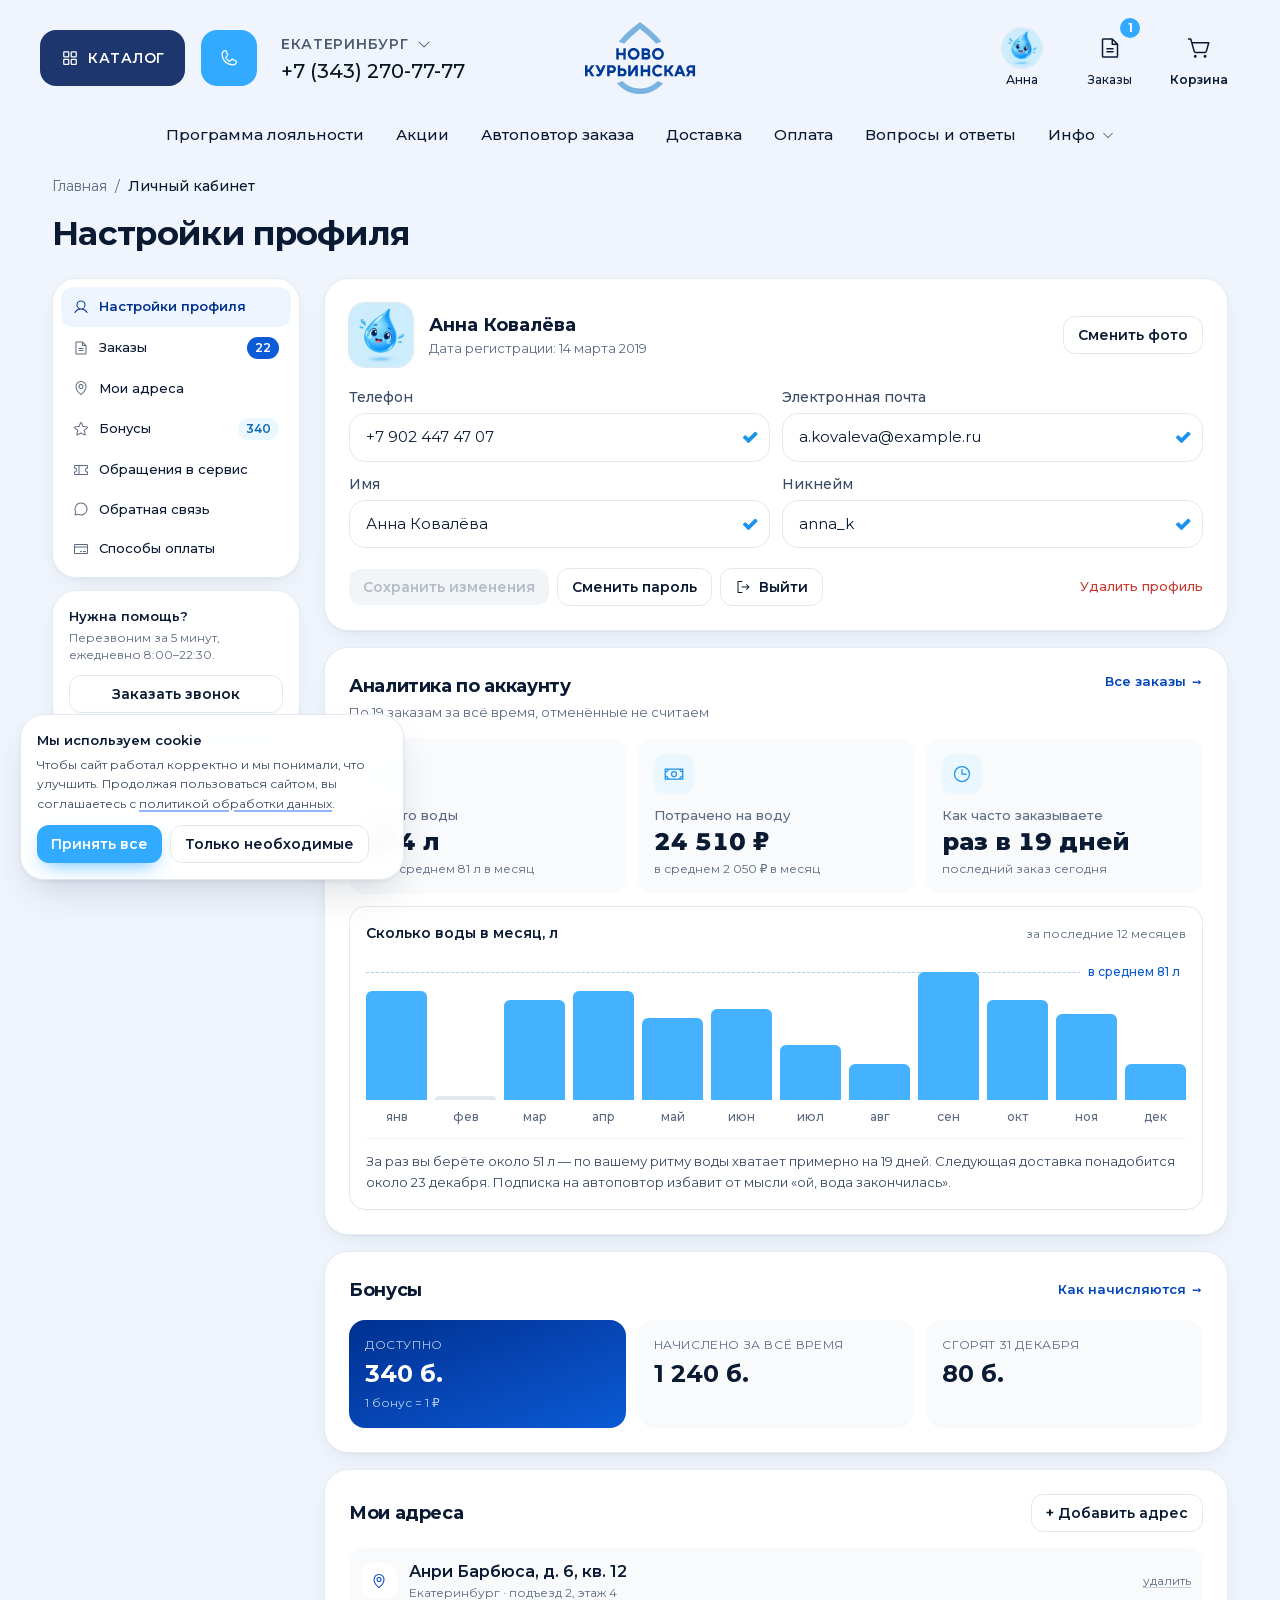
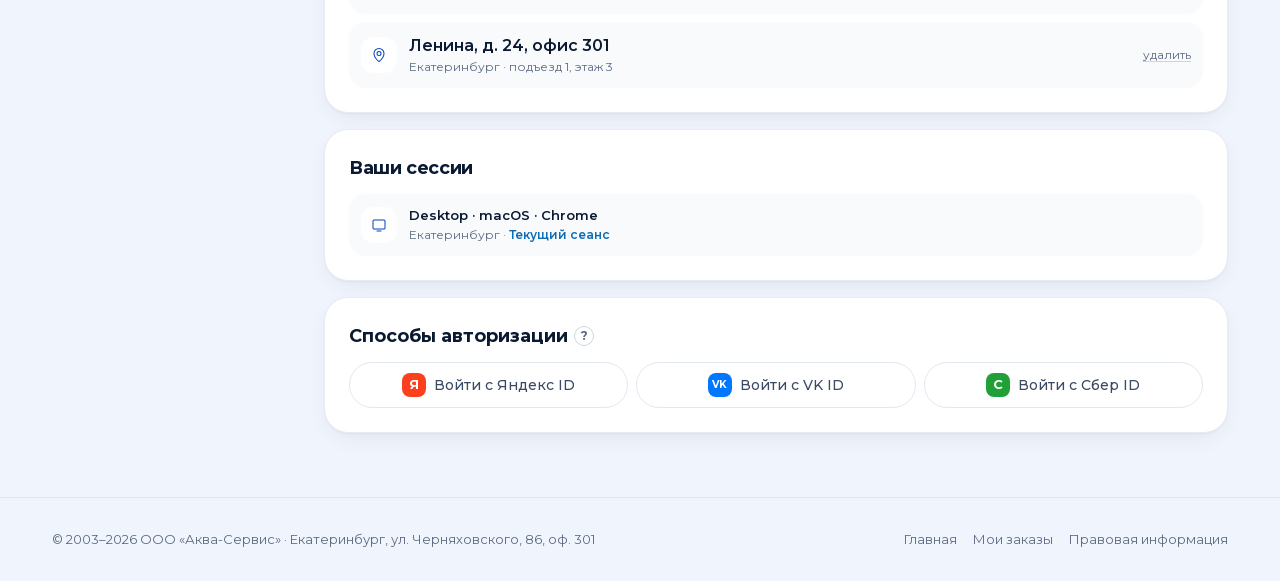
<file: account.html>
<!DOCTYPE html>
<html lang="ru" class="scroll-smooth">
<head>
<meta charset="utf-8">
<meta name="viewport" content="width=device-width, initial-scale=1">
<meta name="robots" content="noindex, nofollow">
<title>Настройки профиля — «Новокурьинская»</title>
<meta name="theme-color" content="#003090">
<link rel="preload" href="assets/fonts/montserrat-cyrillic.woff2" as="font" type="font/woff2" crossorigin>
<link rel="stylesheet" href="assets/app.css?v=bc37a5fb">
<link rel="icon" href="assets/img/favicon.svg" type="image/svg+xml">
  <link rel="icon" href="assets/img/favicon-32.png" sizes="32x32" type="image/png">
  <link rel="apple-touch-icon" href="assets/img/apple-touch-icon.png">
</head>

<body class="no-tap" x-data="accountPage()">

<svg id="ph-sprite" width="0" height="0" aria-hidden="true" focusable="false" style="position:absolute">
<symbol id="ph-arrow-left" viewBox="0 0 256 256"><path d="M224,128a8,8,0,0,1-8,8H59.31l58.35,58.34a8,8,0,0,1-11.32,11.32l-72-72a8,8,0,0,1,0-11.32l72-72a8,8,0,0,1,11.32,11.32L59.31,120H216A8,8,0,0,1,224,128Z"/></symbol><symbol id="ph-arrow-right" viewBox="0 0 256 256"><path d="M221.66,133.66l-72,72a8,8,0,0,1-11.32-11.32L196.69,136H40a8,8,0,0,1,0-16H196.69L138.34,61.66a8,8,0,0,1,11.32-11.32l72,72A8,8,0,0,1,221.66,133.66Z"/></symbol><symbol id="ph-beer-bottle" viewBox="0 0 256 256"><path d="M245.66,42.34l-32-32a8,8,0,0,0-11.32,11.32l1.48,1.47L148.65,64.51l-38.22,7.65a8.05,8.05,0,0,0-4.09,2.18L23,157.66a24,24,0,0,0,0,33.94L64.4,233a24,24,0,0,0,33.94,0l83.32-83.31a8,8,0,0,0,2.18-4.09l7.65-38.22,41.38-55.17,1.47,1.48a8,8,0,0,0,11.32-11.32ZM96,107.31,148.69,160,104,204.69,51.31,152ZM81.37,224a7.94,7.94,0,0,1-5.65-2.34L34.34,180.28a8,8,0,0,1,0-11.31L40,163.31,92.69,216,87,221.66A8,8,0,0,1,81.37,224ZM177.6,99.2a7.92,7.92,0,0,0-1.44,3.23l-7.53,37.63L160,148.69,107.31,96l8.63-8.63,37.63-7.53a7.92,7.92,0,0,0,3.23-1.44l58.45-43.84,6.19,6.19Z"/></symbol><symbol id="ph-caret-down" viewBox="0 0 256 256"><path d="M213.66,101.66l-80,80a8,8,0,0,1-11.32,0l-80-80A8,8,0,0,1,53.66,90.34L128,164.69l74.34-74.35a8,8,0,0,1,11.32,11.32Z"/></symbol><symbol id="ph-caret-right" viewBox="0 0 256 256"><path d="M181.66,133.66l-80,80a8,8,0,0,1-11.32-11.32L164.69,128,90.34,53.66a8,8,0,0,1,11.32-11.32l80,80A8,8,0,0,1,181.66,133.66Z"/></symbol><symbol id="ph-chat-circle" viewBox="0 0 256 256"><path d="M128,24A104,104,0,0,0,36.18,176.88L24.83,210.93a16,16,0,0,0,20.24,20.24l34.05-11.35A104,104,0,1,0,128,24Zm0,192a87.87,87.87,0,0,1-44.06-11.81,8,8,0,0,0-6.54-.67L40,216,52.47,178.6a8,8,0,0,0-.66-6.54A88,88,0,1,1,128,216Z"/></symbol><symbol id="ph-check" viewBox="0 0 256 256"><path d="M229.66,77.66l-128,128a8,8,0,0,1-11.32,0l-56-56a8,8,0,0,1,11.32-11.32L96,188.69,218.34,66.34a8,8,0,0,1,11.32,11.32Z"/></symbol><symbol id="ph-check-fat" viewBox="0 0 256 256"><path d="M243.31,90.91l-128.4,128.4a16,16,0,0,1-22.62,0l-71.62-72a16,16,0,0,1,0-22.61l20-20a16,16,0,0,1,22.58,0L104,144.22l96.76-95.57a16,16,0,0,1,22.59,0l19.95,19.54A16,16,0,0,1,243.31,90.91Z"/></symbol><symbol id="ph-clock" viewBox="0 0 256 256"><path d="M128,24A104,104,0,1,0,232,128,104.11,104.11,0,0,0,128,24Zm0,192a88,88,0,1,1,88-88A88.1,88.1,0,0,1,128,216Zm64-88a8,8,0,0,1-8,8H128a8,8,0,0,1-8-8V72a8,8,0,0,1,16,0v48h48A8,8,0,0,1,192,128Z"/></symbol><symbol id="ph-coffee" viewBox="0 0 256 256"><path d="M80,56V24a8,8,0,0,1,16,0V56a8,8,0,0,1-16,0Zm40,8a8,8,0,0,0,8-8V24a8,8,0,0,0-16,0V56A8,8,0,0,0,120,64Zm32,0a8,8,0,0,0,8-8V24a8,8,0,0,0-16,0V56A8,8,0,0,0,152,64Zm96,56v8a40,40,0,0,1-37.51,39.91,96.59,96.59,0,0,1-27,40.09H208a8,8,0,0,1,0,16H32a8,8,0,0,1,0-16H56.54A96.3,96.3,0,0,1,24,136V88a8,8,0,0,1,8-8H208A40,40,0,0,1,248,120ZM200,96H40v40a80.27,80.27,0,0,0,45.12,72h69.76A80.27,80.27,0,0,0,200,136Zm32,24a24,24,0,0,0-16-22.62V136a95.78,95.78,0,0,1-1.2,15A24,24,0,0,0,232,128Z"/></symbol><symbol id="ph-cookie" viewBox="0 0 256 256"><path d="M164.49,163.51a12,12,0,1,1-17,0A12,12,0,0,1,164.49,163.51Zm-81-8a12,12,0,1,0,17,0A12,12,0,0,0,83.51,155.51Zm9-39a12,12,0,1,0-17,0A12,12,0,0,0,92.49,116.49Zm48-1a12,12,0,1,0,0,17A12,12,0,0,0,140.49,115.51ZM232,128A104,104,0,1,1,128,24a8,8,0,0,1,8,8,40,40,0,0,0,40,40,8,8,0,0,1,8,8,40,40,0,0,0,40,40A8,8,0,0,1,232,128Zm-16.31,7.39A56.13,56.13,0,0,1,168.5,87.5a56.13,56.13,0,0,1-47.89-47.19,88,88,0,1,0,95.08,95.08Z"/></symbol><symbol id="ph-credit-card" viewBox="0 0 256 256"><path d="M224,48H32A16,16,0,0,0,16,64V192a16,16,0,0,0,16,16H224a16,16,0,0,0,16-16V64A16,16,0,0,0,224,48Zm0,16V88H32V64Zm0,128H32V104H224v88Zm-16-24a8,8,0,0,1-8,8H168a8,8,0,0,1,0-16h32A8,8,0,0,1,208,168Zm-64,0a8,8,0,0,1-8,8H120a8,8,0,0,1,0-16h16A8,8,0,0,1,144,168Z"/></symbol><symbol id="ph-cylinder" viewBox="0 0 256 256"><path d="M128,16C87.63,16,56,35.33,56,60V196c0,24.67,31.63,44,72,44s72-19.33,72-44V60C200,35.33,168.37,16,128,16Zm0,16c26.49,0,56,11.5,56,28s-29.51,28-56,28S72,76.5,72,60,101.51,32,128,32Zm0,192c-29.83,0-56-13.08-56-28V88c13.1,9.85,33.14,16,56,16s42.9-6.2,56-16V196C184,210.92,157.83,224,128,224Z"/></symbol><symbol id="ph-drop" viewBox="0 0 256 256"><path d="M174,47.75a254.19,254.19,0,0,0-41.45-38.3,8,8,0,0,0-9.18,0A254.19,254.19,0,0,0,82,47.75C54.51,79.32,40,112.6,40,144a88,88,0,0,0,176,0C216,112.6,201.49,79.32,174,47.75ZM128,216a72.08,72.08,0,0,1-72-72c0-57.23,55.47-105,72-118,16.53,13,72,60.75,72,118A72.08,72.08,0,0,1,128,216Zm55.89-62.66a57.6,57.6,0,0,1-46.56,46.55A8.75,8.75,0,0,1,136,200a8,8,0,0,1-1.32-15.89c16.57-2.79,30.63-16.85,33.44-33.45a8,8,0,0,1,15.78,2.68Z"/></symbol><symbol id="ph-faders" viewBox="0 0 256 256"><path d="M136,120v96a8,8,0,0,1-16,0V120a8,8,0,0,1,16,0Zm64,72a8,8,0,0,0-8,8v16a8,8,0,0,0,16,0V200A8,8,0,0,0,200,192Zm24-32H208V40a8,8,0,0,0-16,0V160H176a8,8,0,0,0,0,16h48a8,8,0,0,0,0-16ZM56,160a8,8,0,0,0-8,8v48a8,8,0,0,0,16,0V168A8,8,0,0,0,56,160Zm24-32H64V40a8,8,0,0,0-16,0v88H32a8,8,0,0,0,0,16H80a8,8,0,0,0,0-16Zm72-48H136V40a8,8,0,0,0-16,0V80H104a8,8,0,0,0,0,16h48a8,8,0,0,0,0-16Z"/></symbol><symbol id="ph-file-text" viewBox="0 0 256 256"><path d="M213.66,82.34l-56-56A8,8,0,0,0,152,24H56A16,16,0,0,0,40,40V216a16,16,0,0,0,16,16H200a16,16,0,0,0,16-16V88A8,8,0,0,0,213.66,82.34ZM160,51.31,188.69,80H160ZM200,216H56V40h88V88a8,8,0,0,0,8,8h48V216Zm-32-80a8,8,0,0,1-8,8H96a8,8,0,0,1,0-16h64A8,8,0,0,1,168,136Zm0,32a8,8,0,0,1-8,8H96a8,8,0,0,1,0-16h64A8,8,0,0,1,168,168Z"/></symbol><symbol id="ph-fork-knife" viewBox="0 0 256 256"><path d="M72,88V40a8,8,0,0,1,16,0V88a8,8,0,0,1-16,0ZM216,40V224a8,8,0,0,1-16,0V176H152a8,8,0,0,1-8-8,268.75,268.75,0,0,1,7.22-56.88c9.78-40.49,28.32-67.63,53.63-78.47A8,8,0,0,1,216,40ZM200,53.9c-32.17,24.57-38.47,84.42-39.7,106.1H200ZM119.89,38.69a8,8,0,1,0-15.78,2.63L112,88.63a32,32,0,0,1-64,0l7.88-47.31a8,8,0,1,0-15.78-2.63l-8,48A8.17,8.17,0,0,0,32,88a48.07,48.07,0,0,0,40,47.32V224a8,8,0,0,0,16,0V135.32A48.07,48.07,0,0,0,128,88a8.17,8.17,0,0,0-.11-1.31Z"/></symbol><symbol id="ph-gift" viewBox="0 0 256 256"><path d="M216,72H180.92c.39-.33.79-.65,1.17-1A29.53,29.53,0,0,0,192,49.57,32.62,32.62,0,0,0,158.44,16,29.53,29.53,0,0,0,137,25.91a54.94,54.94,0,0,0-9,14.48,54.94,54.94,0,0,0-9-14.48A29.53,29.53,0,0,0,97.56,16,32.62,32.62,0,0,0,64,49.57,29.53,29.53,0,0,0,73.91,71c.38.33.78.65,1.17,1H40A16,16,0,0,0,24,88v32a16,16,0,0,0,16,16v64a16,16,0,0,0,16,16H200a16,16,0,0,0,16-16V136a16,16,0,0,0,16-16V88A16,16,0,0,0,216,72ZM149,36.51a13.69,13.69,0,0,1,10-4.5h.49A16.62,16.62,0,0,1,176,49.08a13.69,13.69,0,0,1-4.5,10c-9.49,8.4-25.24,11.36-35,12.4C137.7,60.89,141,45.5,149,36.51Zm-64.09.36A16.63,16.63,0,0,1,96.59,32h.49a13.69,13.69,0,0,1,10,4.5c8.39,9.48,11.35,25.2,12.39,34.92-9.72-1-25.44-4-34.92-12.39a13.69,13.69,0,0,1-4.5-10A16.6,16.6,0,0,1,84.87,36.87ZM40,88h80v32H40Zm16,48h64v64H56Zm144,64H136V136h64Zm16-80H136V88h80v32Z"/></symbol><symbol id="ph-map-pin" viewBox="0 0 256 256"><path d="M128,64a40,40,0,1,0,40,40A40,40,0,0,0,128,64Zm0,64a24,24,0,1,1,24-24A24,24,0,0,1,128,128Zm0-112a88.1,88.1,0,0,0-88,88c0,31.4,14.51,64.68,42,96.25a254.19,254.19,0,0,0,41.45,38.3,8,8,0,0,0,9.18,0A254.19,254.19,0,0,0,174,200.25c27.45-31.57,42-64.85,42-96.25A88.1,88.1,0,0,0,128,16Zm0,206c-16.53-13-72-60.75-72-118a72,72,0,0,1,144,0C200,161.23,144.53,209,128,222Z"/></symbol><symbol id="ph-money" viewBox="0 0 256 256"><path d="M128,88a40,40,0,1,0,40,40A40,40,0,0,0,128,88Zm0,64a24,24,0,1,1,24-24A24,24,0,0,1,128,152ZM240,56H16a8,8,0,0,0-8,8V192a8,8,0,0,0,8,8H240a8,8,0,0,0,8-8V64A8,8,0,0,0,240,56ZM193.65,184H62.35A56.78,56.78,0,0,0,24,145.65v-35.3A56.78,56.78,0,0,0,62.35,72h131.3A56.78,56.78,0,0,0,232,110.35v35.3A56.78,56.78,0,0,0,193.65,184ZM232,93.37A40.81,40.81,0,0,1,210.63,72H232ZM45.37,72A40.81,40.81,0,0,1,24,93.37V72ZM24,162.63A40.81,40.81,0,0,1,45.37,184H24ZM210.63,184A40.81,40.81,0,0,1,232,162.63V184Z"/></symbol><symbol id="ph-monitor" viewBox="0 0 256 256"><path d="M208,40H48A24,24,0,0,0,24,64V176a24,24,0,0,0,24,24H208a24,24,0,0,0,24-24V64A24,24,0,0,0,208,40Zm8,136a8,8,0,0,1-8,8H48a8,8,0,0,1-8-8V64a8,8,0,0,1,8-8H208a8,8,0,0,1,8,8Zm-48,48a8,8,0,0,1-8,8H96a8,8,0,0,1,0-16h64A8,8,0,0,1,168,224Z"/></symbol><symbol id="ph-phone" viewBox="0 0 256 256"><path d="M222.37,158.46l-47.11-21.11-.13-.06a16,16,0,0,0-15.17,1.4,8.12,8.12,0,0,0-.75.56L134.87,160c-15.42-7.49-31.34-23.29-38.83-38.51l20.78-24.71c.2-.25.39-.5.57-.77a16,16,0,0,0,1.32-15.06l0-.12L97.54,33.64a16,16,0,0,0-16.62-9.52A56.26,56.26,0,0,0,32,80c0,79.4,64.6,144,144,144a56.26,56.26,0,0,0,55.88-48.92A16,16,0,0,0,222.37,158.46ZM176,208A128.14,128.14,0,0,1,48,80,40.2,40.2,0,0,1,82.87,40a.61.61,0,0,0,0,.12l21,47L83.2,111.86a6.13,6.13,0,0,0-.57.77,16,16,0,0,0-1,15.7c9.06,18.53,27.73,37.06,46.46,46.11a16,16,0,0,0,15.75-1.14,8.44,8.44,0,0,0,.74-.56L168.89,152l47,21.05h0s.08,0,.11,0A40.21,40.21,0,0,1,176,208Z"/></symbol><symbol id="ph-plus" viewBox="0 0 256 256"><path d="M224,128a8,8,0,0,1-8,8H136v80a8,8,0,0,1-16,0V136H40a8,8,0,0,1,0-16h80V40a8,8,0,0,1,16,0v80h80A8,8,0,0,1,224,128Z"/></symbol><symbol id="ph-shield-check" viewBox="0 0 256 256"><path d="M208,40H48A16,16,0,0,0,32,56v56c0,52.72,25.52,84.67,46.93,102.19,23.06,18.86,46,25.26,47,25.53a8,8,0,0,0,4.2,0c1-.27,23.91-6.67,47-25.53C198.48,196.67,224,164.72,224,112V56A16,16,0,0,0,208,40Zm0,72c0,37.07-13.66,67.16-40.6,89.42A129.3,129.3,0,0,1,128,223.62a128.25,128.25,0,0,1-38.92-21.81C61.82,179.51,48,149.3,48,112l0-56,160,0ZM82.34,141.66a8,8,0,0,1,11.32-11.32L112,148.69l50.34-50.35a8,8,0,0,1,11.32,11.32l-56,56a8,8,0,0,1-11.32,0Z"/></symbol><symbol id="ph-shopping-cart-simple" viewBox="0 0 256 256"><path d="M104,216a16,16,0,1,1-16-16A16,16,0,0,1,104,216Zm88-16a16,16,0,1,0,16,16A16,16,0,0,0,192,200ZM239.71,74.14l-25.64,92.28A24.06,24.06,0,0,1,191,184H92.16A24.06,24.06,0,0,1,69,166.42L33.92,40H16a8,8,0,0,1,0-16H40a8,8,0,0,1,7.71,5.86L57.19,64H232a8,8,0,0,1,7.71,10.14ZM221.47,80H61.64l22.81,82.14A8,8,0,0,0,92.16,168H191a8,8,0,0,0,7.71-5.86Z"/></symbol><symbol id="ph-sign-out" viewBox="0 0 256 256"><path d="M120,216a8,8,0,0,1-8,8H48a8,8,0,0,1-8-8V40a8,8,0,0,1,8-8h64a8,8,0,0,1,0,16H56V208h56A8,8,0,0,1,120,216Zm109.66-93.66-40-40a8,8,0,0,0-11.32,11.32L204.69,120H112a8,8,0,0,0,0,16h92.69l-26.35,26.34a8,8,0,0,0,11.32,11.32l40-40A8,8,0,0,0,229.66,122.34Z"/></symbol><symbol id="ph-squares-four" viewBox="0 0 256 256"><path d="M104,40H56A16,16,0,0,0,40,56v48a16,16,0,0,0,16,16h48a16,16,0,0,0,16-16V56A16,16,0,0,0,104,40Zm0,64H56V56h48v48Zm96-64H152a16,16,0,0,0-16,16v48a16,16,0,0,0,16,16h48a16,16,0,0,0,16-16V56A16,16,0,0,0,200,40Zm0,64H152V56h48v48Zm-96,32H56a16,16,0,0,0-16,16v48a16,16,0,0,0,16,16h48a16,16,0,0,0,16-16V152A16,16,0,0,0,104,136Zm0,64H56V152h48v48Zm96-64H152a16,16,0,0,0-16,16v48a16,16,0,0,0,16,16h48a16,16,0,0,0,16-16V152A16,16,0,0,0,200,136Zm0,64H152V152h48v48Z"/></symbol><symbol id="ph-star" viewBox="0 0 256 256"><path d="M239.18,97.26A16.38,16.38,0,0,0,224.92,86l-59-4.76L143.14,26.15a16.36,16.36,0,0,0-30.27,0L90.11,81.23,31.08,86a16.46,16.46,0,0,0-9.37,28.86l45,38.83L53,211.75a16.38,16.38,0,0,0,24.5,17.82L128,198.49l50.53,31.08A16.4,16.4,0,0,0,203,211.75l-13.76-58.07,45-38.83A16.43,16.43,0,0,0,239.18,97.26Zm-15.34,5.47-48.7,42a8,8,0,0,0-2.56,7.91l14.88,62.8a.37.37,0,0,1-.17.48c-.18.14-.23.11-.38,0l-54.72-33.65a8,8,0,0,0-8.38,0L69.09,215.94c-.15.09-.19.12-.38,0a.37.37,0,0,1-.17-.48l14.88-62.8a8,8,0,0,0-2.56-7.91l-48.7-42c-.12-.1-.23-.19-.13-.5s.18-.27.33-.29l63.92-5.16A8,8,0,0,0,103,91.86l24.62-59.61c.08-.17.11-.25.35-.25s.27.08.35.25L153,91.86a8,8,0,0,0,6.75,4.92l63.92,5.16c.15,0,.24,0,.33.29S224,102.63,223.84,102.73Z"/></symbol><symbol id="ph-ticket" viewBox="0 0 256 256"><path d="M232,104a8,8,0,0,0,8-8V64a16,16,0,0,0-16-16H32A16,16,0,0,0,16,64V96a8,8,0,0,0,8,8,24,24,0,0,1,0,48,8,8,0,0,0-8,8v32a16,16,0,0,0,16,16H224a16,16,0,0,0,16-16V160a8,8,0,0,0-8-8,24,24,0,0,1,0-48ZM32,167.2a40,40,0,0,0,0-78.4V64H88V192H32Zm192,0V192H104V64H224V88.8a40,40,0,0,0,0,78.4Z"/></symbol><symbol id="ph-trash" viewBox="0 0 256 256"><path d="M216,48H176V40a24,24,0,0,0-24-24H104A24,24,0,0,0,80,40v8H40a8,8,0,0,0,0,16h8V208a16,16,0,0,0,16,16H192a16,16,0,0,0,16-16V64h8a8,8,0,0,0,0-16ZM96,40a8,8,0,0,1,8-8h48a8,8,0,0,1,8,8v8H96Zm96,168H64V64H192ZM112,104v64a8,8,0,0,1-16,0V104a8,8,0,0,1,16,0Zm48,0v64a8,8,0,0,1-16,0V104a8,8,0,0,1,16,0Z"/></symbol><symbol id="ph-user" viewBox="0 0 256 256"><path d="M230.92,212c-15.23-26.33-38.7-45.21-66.09-54.16a72,72,0,1,0-73.66,0C63.78,166.78,40.31,185.66,25.08,212a8,8,0,1,0,13.85,8c18.84-32.56,52.14-52,89.07-52s70.23,19.44,89.07,52a8,8,0,1,0,13.85-8ZM72,96a56,56,0,1,1,56,56A56.06,56.06,0,0,1,72,96Z"/></symbol><symbol id="ph-wrench" viewBox="0 0 256 256"><path d="M226.76,69a8,8,0,0,0-12.84-2.88l-40.3,37.19-17.23-3.7-3.7-17.23,37.19-40.3A8,8,0,0,0,187,29.24,72,72,0,0,0,88,96,72.34,72.34,0,0,0,94,124.94L33.79,177c-.15.12-.29.26-.43.39a32,32,0,0,0,45.26,45.26c.13-.13.27-.28.39-.42L131.06,162A72,72,0,0,0,232,96,71.56,71.56,0,0,0,226.76,69ZM160,152a56.14,56.14,0,0,1-27.07-7,8,8,0,0,0-9.92,1.77L67.11,211.51a16,16,0,0,1-22.62-22.62L109.18,133a8,8,0,0,0,1.77-9.93,56,56,0,0,1,58.36-82.31l-31.2,33.81a8,8,0,0,0-1.94,7.1L141.83,108a8,8,0,0,0,6.14,6.14l26.35,5.66a8,8,0,0,0,7.1-1.94l33.81-31.2A56.06,56.06,0,0,1,160,152Z"/></symbol><symbol id="ph-x" viewBox="0 0 256 256"><path d="M205.66,194.34a8,8,0,0,1-11.32,11.32L128,139.31,61.66,205.66a8,8,0,0,1-11.32-11.32L116.69,128,50.34,61.66A8,8,0,0,1,61.66,50.34L128,116.69l66.34-66.35a8,8,0,0,1,11.32,11.32L139.31,128Z"/></symbol></svg>
<svg width="0" height="0" class="absolute" aria-hidden="true" focusable="false">
  <defs>
    <linearGradient id="nvDropGrad" x1="0.15" y1="0" x2="0.5" y2="1">
      <stop offset="0" stop-color="#9BDCF8"/>
      <stop offset="0.5" stop-color="#3C84E8"/>
      <stop offset="1" stop-color="#003090"/>
    </linearGradient>
    <linearGradient id="nvDropBg" x1="0" y1="0" x2="0.6" y2="1">
      <stop offset="0" stop-color="#EAF6FD"/>
      <stop offset="1" stop-color="#CFE8F8"/>
    </linearGradient>
  </defs>
  <symbol id="nv-drop-face" viewBox="0 0 48 48">
    <circle cx="24" cy="24" r="23" fill="url(#nvDropBg)"/>
    <path d="M24 8c0 0 13 14.2 13 22.4A13 13 0 0 1 11 30.4C11 22.2 24 8 24 8z" fill="url(#nvDropGrad)"/>
    <ellipse cx="18.4" cy="19.4" rx="2.6" ry="3.6" transform="rotate(-24 18.4 19.4)" fill="#fff" fill-opacity="0.5"/>
    <circle cx="19.4" cy="30.2" r="2.15" fill="#062A55"/>
    <circle cx="28.6" cy="30.2" r="2.15" fill="#062A55"/>
    <circle cx="20.1" cy="29.4" r="0.75" fill="#fff"/>
    <circle cx="29.3" cy="29.4" r="0.75" fill="#fff"/>
    <path d="M20.4 35.6c1.5 1.7 5.7 1.7 7.2 0" stroke="#062A55" stroke-width="2" stroke-linecap="round" fill="none"/>
    <ellipse cx="14.6" cy="33.4" rx="2" ry="1.4" fill="#FF9EB5" fill-opacity="0.75"/>
    <ellipse cx="33.4" cy="33.4" rx="2" ry="1.4" fill="#FF9EB5" fill-opacity="0.75"/>
  </symbol>
  <symbol id="nv-drop-face-sm" viewBox="0 0 48 48">
    <circle cx="24" cy="24" r="23" fill="url(#nvDropBg)"/>
    <path d="M24 8c0 0 13 14.2 13 22.4A13 13 0 0 1 11 30.4C11 22.2 24 8 24 8z" fill="url(#nvDropGrad)"/>
    <circle cx="19.4" cy="30.2" r="2.15" fill="#062A55"/>
    <circle cx="28.6" cy="30.2" r="2.15" fill="#062A55"/>
    <path d="M20.4 35.6c1.5 1.7 5.7 1.7 7.2 0" stroke="#062A55" stroke-width="2" stroke-linecap="round" fill="none"/>
  </symbol>
</svg>

<!-- ================= MODAL: ОБРАТНЫЙ ЗВОНОК ================= -->
<div x-data="callbackModal" @open-callback.window="show()" @keydown.escape.window="hide()">
  <div x-show="open" x-cloak class="fixed inset-0 z-[60] flex items-end justify-center p-0 sm:items-center sm:p-4">
    <div x-show="open" x-transition.opacity class="absolute inset-0 bg-ink/60 backdrop-blur-sm" @click="hide()"></div>

    <div x-show="open" x-transition:enter="transition duration-300 ease-smooth"
         x-transition:enter-start="opacity-0 translate-y-6 sm:scale-95" x-transition:enter-end="opacity-100 translate-y-0 sm:scale-100"
         x-transition:leave="transition duration-200" x-transition:leave-start="opacity-100" x-transition:leave-end="opacity-0"
         role="dialog" aria-modal="true" aria-labelledby="cb-title"
         class="relative w-full max-w-lg overflow-hidden rounded-t-4xl bg-white shadow-2xl sm:rounded-3xl">

      <!-- header -->
      <div class="flex items-start gap-3 border-b border-slate-100 bg-gradient-to-br from-navy-50 to-white px-5 py-4">
        <span class="grid h-11 w-11 shrink-0 place-items-center rounded-2xl bg-accent-500 text-white">
          <svg class="h-5 w-5" aria-hidden="true" viewBox="0 0 256 256" fill="currentColor"><use href="#ph-phone"/></svg>
        </span>
        <div class="min-w-0 flex-1">
          <h2 id="cb-title" class="text-lg font-bold leading-tight">Заказать звонок</h2>
          <p class="mt-0.5 text-[13px] text-ink-soft">Перезвоним в течение 5 минут и ответим на вопросы</p>
        </div>
        <button type="button" class="btn-icon !h-9 !w-9 !border-0 !bg-transparent" @click="hide()" aria-label="Закрыть">
          <svg class="h-5 w-5" aria-hidden="true" viewBox="0 0 256 256" fill="currentColor"><use href="#ph-x"/></svg>
        </button>
      </div>

      <!-- success -->
      <div x-show="sent" x-cloak class="px-5 py-10 text-center">
        <span class="mx-auto grid h-14 w-14 place-items-center rounded-full bg-accent-50 text-accent-600">
          <svg class="h-7 w-7" aria-hidden="true" viewBox="0 0 256 256" fill="currentColor"><use href="#ph-check"/></svg>
        </span>
        <h3 class="mt-4 text-lg font-bold">Заявка отправлена</h3>
        <p class="mx-auto mt-2 max-w-xs text-sm leading-relaxed text-ink-soft">
          Перезвоним на <strong class="text-ink" x-text="form.phone"></strong> в течение 5 минут в рабочее время (8:00–22:30).
        </p>
        <button type="button" class="btn-primary mt-5" @click="hide()">Хорошо</button>
      </div>

      <!-- form -->
      <form x-show="!sent" @submit.prevent="submit()" class="max-h-[70vh] space-y-3.5 overflow-y-auto px-5 py-5">

        <!-- тема: кастомный дропдаун -->
        <div class="relative" x-data="{ tOpen: false }" @keydown.escape.stop="tOpen = false">
          <span class="label" id="cb-topic-label">Тема обращения</span>
          <button type="button" @click="tOpen = !tOpen" @click.outside="tOpen = false" :aria-expanded="tOpen"
                  aria-labelledby="cb-topic-label" aria-haspopup="listbox"
                  class="field flex items-center justify-between gap-2 text-left"
                  :class="tOpen && '!border-accent-500 ring-4 ring-accent-500/15'">
            <span x-text="form.topic"></span>
            <svg class="h-4 w-4 shrink-0 text-ink-mute transition" :class="tOpen && 'rotate-180'" aria-hidden="true" viewBox="0 0 256 256" fill="currentColor"><use href="#ph-caret-down"/></svg>
          </button>

          <div x-show="tOpen" x-cloak x-transition.opacity.duration.150ms
               class="dropdown-panel left-0 right-0 top-full max-h-64 overflow-y-auto" role="listbox" aria-labelledby="cb-topic-label">
            <template x-for="t in topics" :key="t">
              <button type="button" role="option" :aria-selected="form.topic === t"
                      @click="form.topic = t; tOpen = false"
                      class="dropdown-item" :class="form.topic === t && 'dropdown-item-active'">
                <span x-text="t"></span>
                <svg x-show="form.topic === t" class="h-4 w-4 shrink-0 text-accent-600" aria-hidden="true" viewBox="0 0 256 256" fill="currentColor"><use href="#ph-check-fat"/></svg>
              </button>
            </template>
          </div>
        </div>

        <div class="grid gap-3 sm:grid-cols-2">
          <div>
            <label class="label" for="cb-name">ФИО <span class="text-sale-500">*</span></label>
            <input id="cb-name" type="text" autocomplete="name" required placeholder="Иванова Анна" class="field" x-model="form.name">
          </div>
          <div>
            <label class="label" for="cb-phone">Телефон <span class="text-sale-500">*</span></label>
            <input id="cb-phone" type="tel" inputmode="numeric" autocomplete="tel" required
                   placeholder="+7 (999) 999-99-99" class="field"
                   :value="form.phone" @input="onPhone($event)" @keydown="onPhoneKey($event)">
          </div>
        </div>

        <div>
          <label class="label" for="cb-email">Электронный адрес</label>
          <input id="cb-email" type="email" autocomplete="email" placeholder="mail@example.ru" class="field" x-model="form.email">
        </div>

        <div>
          <label class="label" for="cb-comment">Комментарий</label>
          <textarea id="cb-comment" rows="3" placeholder="Удобное время для звонка, адрес, вопрос" class="field resize-none" x-model="form.comment"></textarea>
        </div>

        <!-- согласие -->
        <label class="flex cursor-pointer items-start gap-3 rounded-2xl bg-slate-50 p-3.5 transition hover:bg-slate-100/70">
          <input type="checkbox" required x-model="form.consent" class="peer sr-only"><span class="checkbox" aria-hidden="true"><svg viewBox="0 0 256 256" fill="currentColor" aria-hidden="true"><use href="#ph-check-fat"/></svg></span>
          <span class="text-[14px] leading-relaxed text-ink-soft">
            Я ознакомился с <a href="#" class="link-underline">Политикой обработки персональных данных</a>
            и даю <a href="#" class="link-underline">Согласие на обработку персональных данных</a>
            в соответствии с ФЗ «О персональных данных» от 27.07.2006 №127-ФЗ
            <span class="text-sale-500">*</span>
          </span>
        </label>

        <div class="flex flex-col gap-2 pt-1 sm:flex-row-reverse sm:items-center">
          <button type="submit" class="btn-primary flex-1 !py-3.5" :disabled="!valid"
                  :class="!valid && '!bg-slate-200 !text-ink-mute !shadow-none'">Отправить</button>
          <button type="button" class="btn-ghost flex-1" @click="hide()">Отмена</button>
        </div>
      </form>
    </div>
  </div>
</div>


<header x-data="headerScroll" class="sticky top-0 z-30 border-b transition-colors duration-300"
        :class="scrolled ? 'is-pinned lg:border-slate-200 lg:bg-white/95 lg:backdrop-blur-[12px]' : 'border-transparent'">

  <!-- ===== телефон в личном кабинете: назад + заголовок экрана ===== -->
  <div class="border-b border-slate-200 bg-white lg:hidden">
    <div class="mx-auto flex w-full max-w-[1200px] items-center gap-1.5 px-2.5 py-2.5">
      <!-- на первом экране кабинета — возврат на главную -->
      <a href="index.html" x-show="view === 'index'" class="btn-icon shrink-0" aria-label="Вернуться на главную">
        <svg class="h-5 w-5" aria-hidden="true" viewBox="0 0 256 256" fill="currentColor"><use href="#ph-arrow-left"/></svg>
      </a>
      <!-- внутри раздела — возврат к списку разделов -->
      <button type="button" x-show="view !== 'index'" x-cloak @click="view = 'index'"
              class="btn-icon shrink-0" aria-label="Назад в личный кабинет">
        <svg class="h-5 w-5" aria-hidden="true" viewBox="0 0 256 256" fill="currentColor"><use href="#ph-arrow-left"/></svg>
      </button>
      <h1 class="min-w-0 flex-1 truncate px-0.5 text-[18px] font-bold leading-6 text-[#071621]" x-text="viewTitle">Личный кабинет</h1>
    </div>
  </div>

  <!-- ===== десктоп ===== -->
  <div class="mx-auto hidden w-full max-w-[1200px] items-center gap-5 py-4 lg:flex">
    <div class="flex min-w-0 flex-1 items-center gap-6">
      <div class="flex shrink-0 items-center gap-4">
        <div class="relative" x-data="{ mega: false, t: null }"
             @mouseenter="clearTimeout(t); mega = true" @mouseleave="t = setTimeout(() => mega = false, 180)"
             @focusin="mega = true" @focusout="if (!$el.contains($event.relatedTarget)) mega = false"
             @keydown.escape="mega = false">
          <a href="catalog.html" class="inline-flex items-center gap-2 rounded-2xl bg-[#1d366d] px-5 py-4 text-[14px] font-semibold uppercase leading-6 tracking-[0.7px] text-white transition hover:bg-[#172c5a]" :aria-expanded="mega" aria-haspopup="true">
            <svg class="h-5 w-5" aria-hidden="true" viewBox="0 0 256 256" fill="currentColor"><use href="#ph-squares-four"/></svg>
            Каталог
          </a>

          <div x-show="mega" x-cloak x-transition.opacity.duration.150ms
               class="absolute left-0 top-full z-40 mt-2 w-[600px] overflow-hidden rounded-3xl border border-slate-200 bg-white p-3 shadow-lift">
            <div class="grid grid-cols-2 gap-x-2 gap-y-0.5">
            <a href="catalog.html" class="group flex items-center gap-3 rounded-2xl p-2.5 transition hover:bg-navy-50">
              <span class="grid h-10 w-10 shrink-0 place-items-center rounded-full border border-slate-200 bg-white text-accent-500 transition group-hover:border-accent-200 group-hover:text-accent-600">
                <svg class="h-5 w-5" viewBox="0 0 256 256" fill="currentColor" aria-hidden="true"><use href="#ph-drop"/></svg>
              </span>
              <span class="text-[14px] font-semibold leading-tight text-ink transition group-hover:text-navy-700">Вода</span>
            </a>
            <a href="catalog.html" class="group flex items-center gap-3 rounded-2xl p-2.5 transition hover:bg-navy-50">
              <span class="grid h-10 w-10 shrink-0 place-items-center rounded-full border border-slate-200 bg-white text-accent-500 transition group-hover:border-accent-200 group-hover:text-accent-600">
                <svg class="h-5 w-5" viewBox="0 0 256 256" fill="currentColor" aria-hidden="true"><use href="#ph-gift"/></svg>
              </span>
              <span class="text-[14px] font-semibold leading-tight text-ink transition group-hover:text-navy-700">Комбо-наборы</span>
            </a>
            <a href="catalog.html#goods" class="group flex items-center gap-3 rounded-2xl p-2.5 transition hover:bg-navy-50">
              <span class="grid h-10 w-10 shrink-0 place-items-center rounded-full border border-slate-200 bg-white text-accent-500 transition group-hover:border-accent-200 group-hover:text-accent-600">
                <svg class="h-5 w-5" viewBox="0 0 256 256" fill="currentColor" aria-hidden="true"><use href="#ph-coffee"/></svg>
              </span>
              <span class="text-[14px] font-semibold leading-tight text-ink transition group-hover:text-navy-700">Кофе и чай</span>
            </a>
            <a href="catalog.html#goods" class="group flex items-center gap-3 rounded-2xl p-2.5 transition hover:bg-navy-50">
              <span class="grid h-10 w-10 shrink-0 place-items-center rounded-full border border-slate-200 bg-white text-accent-500 transition group-hover:border-accent-200 group-hover:text-accent-600">
                <svg class="h-5 w-5" viewBox="0 0 256 256" fill="currentColor" aria-hidden="true"><use href="#ph-cookie"/></svg>
              </span>
              <span class="text-[14px] font-semibold leading-tight text-ink transition group-hover:text-navy-700">Сладости</span>
            </a>
            <a href="catalog.html#goods" class="group flex items-center gap-3 rounded-2xl p-2.5 transition hover:bg-navy-50">
              <span class="grid h-10 w-10 shrink-0 place-items-center rounded-full border border-slate-200 bg-white text-accent-500 transition group-hover:border-accent-200 group-hover:text-accent-600">
                <svg class="h-5 w-5" viewBox="0 0 256 256" fill="currentColor" aria-hidden="true"><use href="#ph-fork-knife"/></svg>
              </span>
              <span class="text-[14px] font-semibold leading-tight text-ink transition group-hover:text-navy-700">Одноразовая посуда</span>
            </a>
            <a href="catalog.html#coolers" class="group flex items-center gap-3 rounded-2xl p-2.5 transition hover:bg-navy-50">
              <span class="grid h-10 w-10 shrink-0 place-items-center rounded-full border border-slate-200 bg-white text-accent-500 transition group-hover:border-accent-200 group-hover:text-accent-600">
                <svg class="h-5 w-5" viewBox="0 0 256 256" fill="currentColor" aria-hidden="true"><use href="#ph-cylinder"/></svg>
              </span>
              <span class="text-[14px] font-semibold leading-tight text-ink transition group-hover:text-navy-700">Кулеры и помпы</span>
            </a>
            <a href="index.html#faq" class="group flex items-center gap-3 rounded-2xl p-2.5 transition hover:bg-navy-50">
              <span class="grid h-10 w-10 shrink-0 place-items-center rounded-full border border-slate-200 bg-white text-accent-500 transition group-hover:border-accent-200 group-hover:text-accent-600">
                <svg class="h-5 w-5" viewBox="0 0 256 256" fill="currentColor" aria-hidden="true"><use href="#ph-shield-check"/></svg>
              </span>
              <span class="text-[14px] font-semibold leading-tight text-ink transition group-hover:text-navy-700">Профилактика</span>
            </a>
            <a href="index.html#faq" class="group flex items-center gap-3 rounded-2xl p-2.5 transition hover:bg-navy-50">
              <span class="grid h-10 w-10 shrink-0 place-items-center rounded-full border border-slate-200 bg-white text-accent-500 transition group-hover:border-accent-200 group-hover:text-accent-600">
                <svg class="h-5 w-5" viewBox="0 0 256 256" fill="currentColor" aria-hidden="true"><use href="#ph-wrench"/></svg>
              </span>
              <span class="text-[14px] font-semibold leading-tight text-ink transition group-hover:text-navy-700">Ремонт</span>
            </a>
            <a href="catalog.html" class="group flex items-center gap-3 rounded-2xl p-2.5 transition hover:bg-navy-50">
              <span class="grid h-10 w-10 shrink-0 place-items-center rounded-full border border-slate-200 bg-white text-accent-500 transition group-hover:border-accent-200 group-hover:text-accent-600">
                <svg class="h-5 w-5" viewBox="0 0 256 256" fill="currentColor" aria-hidden="true"><use href="#ph-beer-bottle"/></svg>
              </span>
              <span class="text-[14px] font-semibold leading-tight text-ink transition group-hover:text-navy-700">Тара</span>
            </a>
            </div>
            <div class="mt-2 flex items-center justify-between gap-3 rounded-2xl bg-deep-50 px-4 py-3">
              <p class="text-[13px] font-semibold leading-snug text-deep-700">Не знаете, что выбрать?<br>Подберём за 5 минут</p>
              <button type="button" @click="$dispatch('open-callback')" class="btn-deep btn-sm shrink-0">Заказать звонок</button>
            </div>
          </div>
        </div>

        <button type="button" @click="$dispatch('open-callback')"
                class="grid shrink-0 place-items-center rounded-2xl bg-[#31aaff] p-[18px] text-white transition hover:bg-[#1b93eb]"
                aria-label="Заказать обратный звонок">
          <svg class="h-5 w-5" aria-hidden="true" viewBox="0 0 256 256" fill="currentColor"><use href="#ph-phone"/></svg>
        </button>
      </div>

      <div class="flex min-w-0 flex-col justify-center gap-1" x-data="cityPhone">
        <div x-data="cityPicker" class="relative">
          <button type="button" @click="open = !open" @click.outside="open = false" :aria-expanded="open"
                  class="flex items-center gap-2 rounded-lg text-[14px] font-semibold uppercase tracking-[0.7px] text-[#0a1a33]/70 transition hover:text-[#1b93eb]">
            <span x-text="city"></span>
            <svg class="h-4 w-4 shrink-0 transition" :class="open && 'rotate-180'" aria-hidden="true" viewBox="0 0 256 256" fill="currentColor"><use href="#ph-caret-down"/></svg>
          </button>
          <div x-show="open" x-cloak x-transition.opacity.duration.150ms class="dropdown-panel left-0 top-full mt-2 w-60">
            <p class="px-3 py-1.5 text-[12px] font-semibold uppercase tracking-wider text-ink-mute">Доставляем в 11 городах</p>
            <div class="max-h-72 overflow-y-auto">
              <template x-for="c in cities" :key="c">
                <button type="button" @click="pick(c)" class="dropdown-item" :class="city === c && 'dropdown-item-active'">
                  <span x-text="c"></span>
                  <svg x-show="city === c" class="h-3.5 w-3.5 shrink-0 text-navy-600" aria-hidden="true" viewBox="0 0 256 256" fill="currentColor"><use href="#ph-check-fat"/></svg>
                </button>
              </template>
            </div>
          </div>
        </div>
        <a :href="'tel:' + phone.raw" :aria-label="'Позвонить: ' + phone.pretty"
           class="whitespace-nowrap text-[18px] font-medium leading-6 text-[#071621] transition hover:text-[#1b93eb] lg:text-[20px]"
           x-text="phone.pretty">+7 (343) 270-77-77</a>
      </div>
    </div>

    <a href="index.html" class="flex shrink-0 items-center justify-center" aria-label="Новокурьинская — на главную">
      <img src="assets/img/logo-novovoda.svg" alt="Вода «Новокурьинская»" width="111" height="72"
           class="h-[60px] w-auto lg:h-[72px]" fetchpriority="high">
    </a>

    <div class="flex min-w-0 flex-1 items-center justify-end">
      <div class="flex items-center gap-1 sm:gap-2" x-data="cartFlyout"
     @mouseleave="scheduleClose()">

      <!-- профиль -->
      <div x-data="accountMenu" class="relative max-sm:static"
           @mouseenter="openMenu()" @mouseleave="scheduleClose()"
           @focusin="cancelClose()" @click.outside="closeNow()" @focusout="if (!$el.contains($event.relatedTarget)) closeNow()"
           @keydown.escape="closeNow()">
        <button type="button" @click="plateClick($event)" :aria-expanded="open"
                :aria-label="logged ? 'Профиль — ' + name : 'Войти в личный кабинет'"
                class="group flex min-w-[56px] flex-col items-center gap-1 rounded-2xl p-2 text-ink transition-colors duration-200 min-[380px]:min-w-[64px] min-[380px]:p-3 sm:min-w-[80px]"
                :class="scrolled ? 'hover:bg-[#f1f5f9]' : 'hover:bg-white'">
          <span class="relative grid h-10 w-10 place-items-center">
            <template x-if="!logged">
              <svg class="h-6 w-6" aria-hidden="true" viewBox="0 0 256 256" fill="currentColor"><use href="#ph-user"/></svg>
            </template>
            <template x-if="logged && !avatarSrc">
              <svg class="h-10 w-10 overflow-hidden rounded-full shadow-[0_0_0_1px_#e2e8f0]" viewBox="0 0 48 48" aria-hidden="true"><use href="#nv-drop-face"/></svg>
            </template>
            <template x-if="logged && avatarSrc">
              <img :src="avatarSrc" alt="" width="40" height="40" class="h-10 w-10 rounded-full object-cover shadow-[0_0_0_1px_#e2e8f0]">
            </template>
          </span>
          <span class="hidden whitespace-nowrap text-[12px] font-medium leading-4 text-[#0a1a33] min-[380px]:block" x-text="logged ? firstName : 'Войти'"></span>
        </button>

        <!-- мостик через зазор mt-3: пока курсор идёт от плашки к панели,
             он остаётся внутри обёртки и меню не закрывается -->
        <div x-show="open && canHover" x-cloak aria-hidden="true" class="absolute right-0 top-full h-4 w-[21rem]"></div>

        <div x-show="open" x-cloak x-transition.opacity.duration.150ms
             class="dropdown-panel right-0 top-full mt-3 w-[21rem] !p-0 max-sm:left-4 max-sm:right-4 max-sm:mt-1 max-sm:w-auto">
          <div class="flex items-center gap-3.5 border-b border-slate-100 bg-gradient-to-br from-navy-50 to-white p-4">
            <span class="grid h-14 w-14 shrink-0 place-items-center overflow-hidden rounded-2xl ring-1 ring-navy-100">
              <template x-if="!avatarSrc">
                <svg class="h-full w-full" viewBox="0 0 48 48" aria-hidden="true"><use href="#nv-drop-face"/></svg>
              </template>
              <template x-if="avatarSrc">
                <img :src="avatarSrc" alt="" width="56" height="56" class="h-full w-full object-cover">
              </template>
            </span>
            <div class="min-w-0">
              <p class="truncate text-[16px] font-bold leading-6" x-text="logged ? name : 'Гость'"></p>
              <p class="truncate text-[13px] leading-5 text-ink-mute" x-text="logged ? email : 'Войдите, чтобы видеть заказы'"></p>
            </div>
          </div>

          <nav class="p-2" aria-label="Личный кабинет">
            <a href="account.html" class="dropdown-item !justify-start !gap-3 !px-3.5 !py-2.5 text-[16px]">
              <svg class="h-5 w-5 shrink-0 text-ink-mute" aria-hidden="true" viewBox="0 0 256 256" fill="currentColor"><use href="#ph-user"/></svg>
              Личный кабинет
            </a>
            <a href="orders.html" class="dropdown-item !justify-start !gap-3 !px-3.5 !py-2.5 text-[16px]">
              <svg class="h-5 w-5 shrink-0 text-ink-mute" aria-hidden="true" viewBox="0 0 256 256" fill="currentColor"><use href="#ph-file-text"/></svg>
              Мои заказы
            </a>
            <a href="account.html#bonuses" class="dropdown-item !justify-start !gap-3 !px-3.5 !py-2.5 text-[16px]">
              <svg class="h-5 w-5 shrink-0 text-ink-mute" aria-hidden="true" viewBox="0 0 256 256" fill="currentColor"><use href="#ph-star"/></svg>
              <span class="flex-1">Бонусы</span>
              <span class="pill bg-accent-50 !px-2.5 !py-1 text-[13px] text-accent-700" x-text="bonus + ' б.'"></span>
            </a>
            <a href="account.html#addresses" class="dropdown-item !justify-start !gap-3 !px-3.5 !py-2.5 text-[16px]">
              <svg class="h-5 w-5 shrink-0 text-ink-mute" aria-hidden="true" viewBox="0 0 256 256" fill="currentColor"><use href="#ph-map-pin"/></svg>
              Адреса доставки
            </a>
            <button type="button" @click="logged ? toggleAuth() : (open = false, $dispatch('open-auth', 'login'))"
                    class="dropdown-item !justify-start !gap-3 !px-3.5 !py-2.5 mt-1 border-t border-slate-100 text-[16px] !text-sale-600 hover:!bg-sale-50">
              <svg class="h-5 w-5 shrink-0" aria-hidden="true" viewBox="0 0 256 256" fill="currentColor"><use href="#ph-sign-out"/></svg>
              <span x-text="logged ? 'Выйти' : 'Войти'"></span>
            </button>
          </nav>
        </div>
      </div>

      <!-- заказы -->
      <a href="orders.html" @mouseenter="scheduleClose()"
         class="group relative flex min-w-[56px] flex-col items-center gap-1 rounded-2xl p-2 text-ink transition-colors duration-200 min-[380px]:min-w-[64px] min-[380px]:p-3 sm:min-w-[80px]"
           :class="scrolled ? 'hover:bg-[#f1f5f9]' : 'hover:bg-white'">
        <span class="relative grid h-10 w-10 place-items-center">
          <svg class="h-6 w-6" aria-hidden="true" viewBox="0 0 256 256" fill="currentColor"><use href="#ph-file-text"/></svg>
          <span x-show="$store.orders.activeCount > 0" x-cloak
                class="absolute -right-2.5 -top-2.5 grid h-5 min-w-[20px] place-items-center rounded-full bg-[#31aaff] px-1 text-[12px] font-bold leading-3 text-white"
                x-text="$store.orders.activeCount"></span>
        </span>
        <span class="hidden whitespace-nowrap text-[12px] font-medium leading-4 text-[#0a1a33] min-[380px]:block">Заказы</span>
      </a>

      <!-- корзина + выпадающее меню -->
      <div class="relative" @mouseenter="show()">
        <a href="cart.html"
           class="group relative flex min-w-[56px] flex-col items-center gap-1 rounded-2xl p-2 text-ink transition-colors duration-200 min-[380px]:min-w-[64px] min-[380px]:p-3 sm:min-w-[80px]"
           :class="scrolled ? 'hover:bg-[#f1f5f9]' : 'hover:bg-white'">
          <span class="relative grid h-10 w-10 place-items-center">
            <svg class="h-6 w-6" aria-hidden="true" viewBox="0 0 256 256" fill="currentColor"><use href="#ph-shopping-cart-simple"/></svg>
            <span x-show="$store.cart.count > 0" x-cloak
                  class="absolute -right-2.5 -top-2.5 grid h-5 min-w-[20px] place-items-center rounded-full bg-[#31aaff] px-1 text-[12px] font-bold leading-3 text-white"
                  x-text="$store.cart.count"></span>
          </span>
          <span class="hidden whitespace-nowrap text-[12px] font-semibold leading-4 text-[#0a1a33] min-[380px]:block"
                x-text="$store.cart.count > 0 ? $store.cart.totalLabel : 'Корзина'">Корзина</span>
        </a>

        <div x-show="open && $store.cart.count > 0" x-cloak x-transition.opacity.duration.150ms
             class="absolute right-0 top-full z-40 mt-2 w-[480px] max-w-[calc(100vw-2rem)] overflow-hidden rounded-3xl border border-slate-200 bg-white shadow-lift">
          <div class="flex items-center justify-between border-b border-slate-100 px-4 py-3">
            <p class="text-[15px] font-bold">Основные товары <span class="text-ink-mute" x-text="$store.cart.count"></span></p>
            <button type="button" class="text-[13px] font-medium text-navy-600 hover:underline" @click="$store.cart.clear()">Очистить список</button>
          </div>

          <div class="max-h-[320px] overflow-y-auto px-4 py-1">
            <template x-for="line in $store.cart.lines" :key="line.sku">
              <div class="flex items-center gap-3 border-b border-slate-100 py-3 last:border-0">
                <img :src="line.product.img" alt="" width="48" height="48" loading="lazy"
                     class="h-12 w-12 shrink-0 rounded-xl bg-slate-50 object-contain p-0.5">
                <div class="min-w-0 flex-1">
                  <p class="text-[16px] font-semibold leading-snug" x-text="line.product.name"></p>
                  <p class="mt-0.5 text-[12px] text-ink-mute">
                    <span x-text="line.qty"></span> шт. · <span x-text="line.product.volume"></span>
                  </p>
                </div>
                <p class="shrink-0 text-[16px] font-bold" x-text="fmt(line.total)"></p>
                <button type="button" class="shrink-0 rounded-lg p-1 text-ink-mute transition hover:bg-sale-50 hover:text-sale-500"
                        @click="$store.cart.remove(line.sku)" :aria-label="'Удалить: ' + line.product.name">
                  <svg class="h-4 w-4" aria-hidden="true" viewBox="0 0 256 256" fill="currentColor"><use href="#ph-trash"/></svg>
                </button>
              </div>
            </template>
          </div>

          <div class="border-t border-slate-100 p-4">
            <div class="flex items-end justify-between gap-3">
              <div>
                <p class="text-[13px] text-ink-mute">Итого:</p>
                <p class="text-2xl font-bold tracking-[-0.02em]" x-text="$store.cart.totalLabel"></p>
              </div>
              <a href="cart.html" class="btn-primary btn-sm">В корзину</a>
            </div>
            <p class="mt-2 text-[12px] text-ink-mute" x-show="$store.cart.freeDeliveryLeft > 0">
              До бесплатной доставки <span class="font-semibold text-ink" x-text="$store.cart.freeDeliveryLeft + ' ₽'"></span>
            </p>
            <p class="mt-2 text-[12px] font-semibold text-accent-700" x-show="$store.cart.freeDeliveryLeft === 0" x-cloak>
              Доставка бесплатная
            </p>
          </div>
        </div>
      </div>
    </div>
    </div>
  </div>

  <!-- строка 2: разделы -->
  <div class="hidden lg:block">
    <div data-nav class="mx-auto flex w-full max-w-[1240px] items-center justify-center gap-1 px-8 pb-1">
      <a data-nav-item href="index.html#loyalty" class="nav-link">Программа лояльности</a>
      <a data-nav-item href="index.html#promo" class="nav-link">Акции</a>
      <a data-nav-item href="index.html#promo" class="nav-link">Автоповтор заказа</a>
      <a data-nav-item href="index.html#delivery" class="nav-link">Доставка</a>
      <a data-nav-item href="index.html#delivery" class="nav-link">Оплата</a>
      <a data-nav-item href="index.html#faq" class="nav-link">Вопросы и ответы</a>
      <div data-nav-item data-nav-title="Инфо" class="relative shrink-0" x-data="{ open: false }"
           @mouseenter="open = true" @mouseleave="open = false" @focusin="open = true" @focusout="if (!$el.contains($event.relatedTarget)) open = false" @keydown.escape="open = false">
          <a href="#" class="nav-link inline-flex items-center gap-1.5" :aria-expanded="open" aria-haspopup="true">
            Инфо
            <svg class="h-3.5 w-3.5 shrink-0 text-ink-mute transition" :class="open && 'rotate-180'" aria-hidden="true" viewBox="0 0 256 256" fill="currentColor"><use href="#ph-caret-down"/></svg>
          </a>
          <div data-nav-children x-show="open" x-cloak x-transition.opacity.duration.150ms
               class="dropdown-panel left-0 top-full mt-3 w-[520px] !p-2">
            <div class="grid grid-cols-2 gap-x-2 gap-y-0.5">
              <a href="index.html#about" class="dropdown-item !justify-start">Компания</a>
              <a href="#" class="dropdown-item !justify-start">Контакты</a>
              <a href="index.html#faq" class="dropdown-item !justify-start">Профилактика</a>
              <a href="#" class="dropdown-item !justify-start">Новости</a>
              <a href="#" class="dropdown-item !justify-start">Документы на воду</a>
              <a href="#" class="dropdown-item !justify-start">Оптовым клиентам</a>
              <a href="index.html#about" class="dropdown-item !justify-start">Производство</a>
              <a href="#" class="dropdown-item !justify-start">Правовая информация</a>
              <a href="#" class="dropdown-item !justify-start">Блог</a>
              <a href="#" class="dropdown-item !justify-start">Вакансии</a>
            </div>
          </div>
        </div>
      <div data-nav-more class="relative hidden shrink-0" x-data="{ open: false }"
           @mouseenter="open = true" @mouseleave="open = false" @focusin="open = true"
           @focusout="if (!$el.contains($event.relatedTarget)) open = false" @keydown.escape="open = false">
        <button type="button" :aria-expanded="open" aria-haspopup="true"
                class="nav-link inline-flex items-center gap-1.5 font-semibold">
          Ещё
          <svg class="h-3.5 w-3.5 shrink-0 text-ink-mute transition" :class="open && 'rotate-180'" aria-hidden="true" viewBox="0 0 256 256" fill="currentColor"><use href="#ph-caret-down"/></svg>
        </button>
        <div x-show="open" x-cloak x-transition.opacity.duration.150ms
             class="dropdown-panel right-0 top-full mt-3 w-64">
          <div data-more-list></div>
        </div>
      </div>
    </div>
  </div>

</header>
<!-- ================= MOBILE MENU DRAWER ================= -->
<div x-data="{ open: false }" @open-menu.window="open = true"
     @keydown.escape.window="open = false">
  <div x-show="open" x-cloak class="fixed inset-0 z-[57] lg:hidden">
    <div x-show="open" x-transition.opacity class="absolute inset-0 bg-ink/50" @click="open = false"></div>
    <div x-show="open"
         x-transition:enter="transition duration-300 ease-smooth" x-transition:enter-start="-translate-x-full" x-transition:enter-end="translate-x-0"
         x-transition:leave="transition duration-200" x-transition:leave-start="translate-x-0" x-transition:leave-end="-translate-x-full"
         class="absolute inset-0 flex flex-col bg-white shadow-2xl">

      <div class="flex items-center justify-between gap-3 border-b border-slate-200 px-4 py-2.5">
        <a href="index.html" class="flex items-center" aria-label="Новокурьинская — на главную" @click="open = false">
          <img src="assets/img/logo-novovoda.svg" alt="Вода «Новокурьинская»" width="111" height="72"
               class="h-9 w-auto" fetchpriority="high">
        </a>
        <button type="button" @click="open = false" aria-label="Закрыть меню"
                class="grid h-8 w-8 place-items-center rounded-full border border-slate-200 bg-white text-ink-mute transition hover:bg-slate-50 hover:text-ink">
          <svg class="h-3.5 w-3.5" aria-hidden="true" viewBox="0 0 256 256" fill="currentColor"><use href="#ph-x"/></svg>
        </button>
      </div>

      <nav class="flex-1 overflow-y-auto px-2 py-2 scroll-x" aria-label="Мобильная навигация">
        <a href="catalog.html" class="flex w-full items-center justify-between gap-2 rounded-xl px-4 py-3 text-[16px] font-medium text-ink transition hover:bg-slate-50">Каталог воды <svg class="h-4 w-4 shrink-0 text-ink-mute" aria-hidden="true" viewBox="0 0 256 256" fill="currentColor"><use href="#ph-arrow-right"/></svg></a><a href="catalog.html#coolers" class="flex w-full items-center justify-between gap-2 rounded-xl px-4 py-3 text-[16px] font-medium text-ink transition hover:bg-slate-50">Кулеры и помпы <svg class="h-4 w-4 shrink-0 text-ink-mute" aria-hidden="true" viewBox="0 0 256 256" fill="currentColor"><use href="#ph-arrow-right"/></svg></a><a href="catalog.html#goods" class="flex w-full items-center justify-between gap-2 rounded-xl px-4 py-3 text-[16px] font-medium text-ink transition hover:bg-slate-50">Кофе, чай, сладости <svg class="h-4 w-4 shrink-0 text-ink-mute" aria-hidden="true" viewBox="0 0 256 256" fill="currentColor"><use href="#ph-arrow-right"/></svg></a><a href="index.html#delivery" class="flex w-full items-center justify-between gap-2 rounded-xl px-4 py-3 text-[16px] font-medium text-ink transition hover:bg-slate-50">Доставка и оплата <svg class="h-4 w-4 shrink-0 text-ink-mute" aria-hidden="true" viewBox="0 0 256 256" fill="currentColor"><use href="#ph-arrow-right"/></svg></a><a href="index.html#loyalty" class="flex w-full items-center justify-between gap-2 rounded-xl px-4 py-3 text-[16px] font-medium text-ink transition hover:bg-slate-50">Программа лояльности <svg class="h-4 w-4 shrink-0 text-ink-mute" aria-hidden="true" viewBox="0 0 256 256" fill="currentColor"><use href="#ph-arrow-right"/></svg></a><a href="index.html#reviews" class="flex w-full items-center justify-between gap-2 rounded-xl px-4 py-3 text-[16px] font-medium text-ink transition hover:bg-slate-50">Отзывы <svg class="h-4 w-4 shrink-0 text-ink-mute" aria-hidden="true" viewBox="0 0 256 256" fill="currentColor"><use href="#ph-arrow-right"/></svg></a><a href="index.html#faq" class="flex w-full items-center justify-between gap-2 rounded-xl px-4 py-3 text-[16px] font-medium text-ink transition hover:bg-slate-50">Вопросы и ответы <svg class="h-4 w-4 shrink-0 text-ink-mute" aria-hidden="true" viewBox="0 0 256 256" fill="currentColor"><use href="#ph-arrow-right"/></svg></a>

        <div x-data="{ info: false }">
          <button type="button" @click="info = !info" :aria-expanded="info" aria-controls="drawer-info"
                  class="mt-1 flex w-full items-center justify-between gap-2 rounded-xl px-4 py-3 text-[16px] font-medium text-ink transition hover:bg-slate-50">
            Информация
            <svg class="h-4 w-4 shrink-0 text-ink-mute transition-transform duration-200" :class="info && 'rotate-180'"
                 aria-hidden="true" viewBox="0 0 256 256" fill="currentColor"><use href="#ph-caret-down"/></svg>
          </button>
          <div id="drawer-info" class="drawer-acc" :class="info && 'is-open'">
            <div class="drawer-acc-inner">
              <a href="index.html#about" class="flex w-full items-center justify-between gap-2 rounded-xl px-4 py-3 text-[16px] font-medium text-ink transition hover:bg-slate-50">Компания <svg class="h-4 w-4 shrink-0 text-ink-mute" aria-hidden="true" viewBox="0 0 256 256" fill="currentColor"><use href="#ph-arrow-right"/></svg></a><a href="#" class="flex w-full items-center justify-between gap-2 rounded-xl px-4 py-3 text-[16px] font-medium text-ink transition hover:bg-slate-50">Контакты <svg class="h-4 w-4 shrink-0 text-ink-mute" aria-hidden="true" viewBox="0 0 256 256" fill="currentColor"><use href="#ph-arrow-right"/></svg></a><a href="index.html#faq" class="flex w-full items-center justify-between gap-2 rounded-xl px-4 py-3 text-[16px] font-medium text-ink transition hover:bg-slate-50">Профилактика <svg class="h-4 w-4 shrink-0 text-ink-mute" aria-hidden="true" viewBox="0 0 256 256" fill="currentColor"><use href="#ph-arrow-right"/></svg></a><a href="#" class="flex w-full items-center justify-between gap-2 rounded-xl px-4 py-3 text-[16px] font-medium text-ink transition hover:bg-slate-50">Новости <svg class="h-4 w-4 shrink-0 text-ink-mute" aria-hidden="true" viewBox="0 0 256 256" fill="currentColor"><use href="#ph-arrow-right"/></svg></a><a href="#" class="flex w-full items-center justify-between gap-2 rounded-xl px-4 py-3 text-[16px] font-medium text-ink transition hover:bg-slate-50">Документы на воду <svg class="h-4 w-4 shrink-0 text-ink-mute" aria-hidden="true" viewBox="0 0 256 256" fill="currentColor"><use href="#ph-arrow-right"/></svg></a><a href="#" class="flex w-full items-center justify-between gap-2 rounded-xl px-4 py-3 text-[16px] font-medium text-ink transition hover:bg-slate-50">Оптовым клиентам <svg class="h-4 w-4 shrink-0 text-ink-mute" aria-hidden="true" viewBox="0 0 256 256" fill="currentColor"><use href="#ph-arrow-right"/></svg></a><a href="index.html#about" class="flex w-full items-center justify-between gap-2 rounded-xl px-4 py-3 text-[16px] font-medium text-ink transition hover:bg-slate-50">Производство <svg class="h-4 w-4 shrink-0 text-ink-mute" aria-hidden="true" viewBox="0 0 256 256" fill="currentColor"><use href="#ph-arrow-right"/></svg></a><a href="#" class="flex w-full items-center justify-between gap-2 rounded-xl px-4 py-3 text-[16px] font-medium text-ink transition hover:bg-slate-50">Правовая информация <svg class="h-4 w-4 shrink-0 text-ink-mute" aria-hidden="true" viewBox="0 0 256 256" fill="currentColor"><use href="#ph-arrow-right"/></svg></a><a href="#" class="flex w-full items-center justify-between gap-2 rounded-xl px-4 py-3 text-[16px] font-medium text-ink transition hover:bg-slate-50">Блог <svg class="h-4 w-4 shrink-0 text-ink-mute" aria-hidden="true" viewBox="0 0 256 256" fill="currentColor"><use href="#ph-arrow-right"/></svg></a><a href="#" class="flex w-full items-center justify-between gap-2 rounded-xl px-4 py-3 text-[16px] font-medium text-ink transition hover:bg-slate-50">Вакансии <svg class="h-4 w-4 shrink-0 text-ink-mute" aria-hidden="true" viewBox="0 0 256 256" fill="currentColor"><use href="#ph-arrow-right"/></svg></a>
            </div>
          </div>
        </div>
      </nav>

      <div class="space-y-2 border-t border-slate-200 p-4">
        <button type="button" @click="open = false; $dispatch('open-callback')" class="btn-deep w-full">
          <svg class="h-[18px] w-[18px] shrink-0" aria-hidden="true" viewBox="0 0 256 256" fill="currentColor"><use href="#ph-phone"/></svg>
          Заказать звонок
        </button>
        <a href="index.html#order" class="btn-primary w-full" @click="open = false">
          <svg class="h-[18px] w-[18px] shrink-0" aria-hidden="true" viewBox="0 0 256 256" fill="currentColor"><use href="#ph-drop"/></svg>
          Заказать воду
        </a>
      </div>
    </div>
  </div>
</div>

<main class="pb-16">

  <nav class="shell flex items-center gap-2 py-2.5 text-[14px] text-ink-mute sm:py-4 max-lg:hidden" aria-label="Хлебные крошки">
    <a href="index.html" class="hover:text-navy-700">Главная</a>
    <span aria-hidden="true">/</span>
    <span class="font-medium text-ink">Личный кабинет</span>
  </nav>

  <!-- на телефоне заголовок экрана показывает шапка, дублировать его в теле незачем -->
  <div class="shell">
    <h1 class="h-section max-lg:hidden">Настройки профиля</h1>
  </div>

  <!-- ================= ТЕЛЕФОН: СПИСОК РАЗДЕЛОВ ================= -->
  <div class="shell mt-3 space-y-3 lg:hidden" x-show="view === 'index'" x-cloak>
    <!-- профиль -->
    <button type="button" @click="openSection('profile')"
            class="card flex w-full items-center gap-3 p-4 text-left transition active:scale-[.995]">
      <span class="grid h-14 w-14 shrink-0 place-items-center overflow-hidden rounded-2xl ring-1 ring-slate-200">
        <template x-if="!avatarSrc">
          <svg viewBox="0 0 48 48" class="h-full w-full" aria-hidden="true"><use href="#nv-drop-face"/></svg>
        </template>
        <template x-if="avatarSrc">
          <img :src="avatarSrc" alt="" width="56" height="56" class="h-full w-full object-cover">
        </template>
      </span>
      <span class="min-w-0 flex-1">
        <span class="block truncate text-[16px] font-bold" x-text="name"></span>
        <span class="mt-0.5 block truncate text-[14px] text-ink-mute" x-text="form.phone"></span>
      </span>
      <svg class="h-4 w-4 shrink-0 text-ink-mute" aria-hidden="true" viewBox="0 0 256 256" fill="currentColor"><use href="#ph-caret-right"/></svg>
    </button>

    <!-- город -->
    <button type="button" x-data="cityPhone" @click="$dispatch('open-city-sheet')"
            class="card flex w-full items-center gap-3 p-4 text-left transition active:scale-[.995]">
      <svg class="h-5 w-5 shrink-0 text-navy-500" aria-hidden="true" viewBox="0 0 256 256" fill="currentColor"><use href="#ph-map-pin"/></svg>
      <span class="min-w-0 flex-1 truncate text-[16px] font-medium" x-text="city"></span>
      <svg class="h-4 w-4 shrink-0 text-ink-mute" aria-hidden="true" viewBox="0 0 256 256" fill="currentColor"><use href="#ph-caret-right"/></svg>
    </button>

    <!-- разделы -->
    <div class="card overflow-hidden !p-0">
      <a href="orders.html" class="flex items-center gap-3 px-4 py-3.5 transition hover:bg-slate-50">
        <svg class="h-5 w-5 shrink-0 text-ink-mute" aria-hidden="true" viewBox="0 0 256 256" fill="currentColor"><use href="#ph-file-text"/></svg>
        <span class="flex-1 text-[16px] font-medium">Заказы</span>
        <span class="pill bg-navy-500 !px-2 !py-0.5 text-[12px] text-white" x-text="$store.orders.list.length"></span>
        <svg class="h-4 w-4 shrink-0 text-ink-mute" aria-hidden="true" viewBox="0 0 256 256" fill="currentColor"><use href="#ph-caret-right"/></svg>
      </a>
      <button type="button" @click="openSection('addresses')" class="flex w-full items-center gap-3 border-t border-slate-100 px-4 py-3.5 text-left transition hover:bg-slate-50">
        <svg class="h-5 w-5 shrink-0 text-ink-mute" aria-hidden="true" viewBox="0 0 256 256" fill="currentColor"><use href="#ph-map-pin"/></svg>
        <span class="flex-1 text-[16px] font-medium">Мои адреса</span>
        <svg class="h-4 w-4 shrink-0 text-ink-mute" aria-hidden="true" viewBox="0 0 256 256" fill="currentColor"><use href="#ph-caret-right"/></svg>
      </button>
      <button type="button" @click="openSection('bonuses')" class="flex w-full items-center gap-3 border-t border-slate-100 px-4 py-3.5 text-left transition hover:bg-slate-50">
        <svg class="h-5 w-5 shrink-0 text-ink-mute" aria-hidden="true" viewBox="0 0 256 256" fill="currentColor"><use href="#ph-star"/></svg>
        <span class="flex-1 text-[16px] font-medium">Бонусы</span>
        <span class="pill bg-accent-50 !px-2 !py-0.5 text-[12px] text-accent-700" x-text="bonus"></span>
        <svg class="h-4 w-4 shrink-0 text-ink-mute" aria-hidden="true" viewBox="0 0 256 256" fill="currentColor"><use href="#ph-caret-right"/></svg>
      </button>
      <button type="button" @click="openSection('analytics')" class="flex w-full items-center gap-3 border-t border-slate-100 px-4 py-3.5 text-left transition hover:bg-slate-50">
        <svg class="h-5 w-5 shrink-0 text-ink-mute" aria-hidden="true" viewBox="0 0 256 256" fill="currentColor"><use href="#ph-faders"/></svg>
        <span class="flex-1 text-[16px] font-medium">Аналитика по аккаунту</span>
        <svg class="h-4 w-4 shrink-0 text-ink-mute" aria-hidden="true" viewBox="0 0 256 256" fill="currentColor"><use href="#ph-caret-right"/></svg>
      </button>
      <button type="button" @click="openSection('sessions')" class="flex w-full items-center gap-3 border-t border-slate-100 px-4 py-3.5 text-left transition hover:bg-slate-50">
        <svg class="h-5 w-5 shrink-0 text-ink-mute" aria-hidden="true" viewBox="0 0 256 256" fill="currentColor"><use href="#ph-monitor"/></svg>
        <span class="flex-1 text-[16px] font-medium">Ваши сессии</span>
        <svg class="h-4 w-4 shrink-0 text-ink-mute" aria-hidden="true" viewBox="0 0 256 256" fill="currentColor"><use href="#ph-caret-right"/></svg>
      </button>
      <button type="button" @click="openSection('auth')" class="flex w-full items-center gap-3 border-t border-slate-100 px-4 py-3.5 text-left transition hover:bg-slate-50">
        <svg class="h-5 w-5 shrink-0 text-ink-mute" aria-hidden="true" viewBox="0 0 256 256" fill="currentColor"><use href="#ph-credit-card"/></svg>
        <span class="flex-1 text-[16px] font-medium">Способы авторизации</span>
        <svg class="h-4 w-4 shrink-0 text-ink-mute" aria-hidden="true" viewBox="0 0 256 256" fill="currentColor"><use href="#ph-caret-right"/></svg>
      </button>
    </div>

    <!-- помощь -->
    <div class="card p-4">
      <p class="text-[14px] font-semibold">Нужна помощь?</p>
      <p class="mt-1 text-[13px] leading-snug text-ink-mute">Перезвоним за 5 минут, ежедневно 8:00–22:30.</p>
      <button type="button" class="btn-ghost btn-sm mt-3 w-full" @click="$dispatch('open-callback')">Заказать звонок</button>
    </div>
  </div>

  <div class="shell mt-3 lg:mt-6 grid grid-cols-[minmax(0,1fr)] gap-5 lg:grid-cols-[248px_minmax(0,1fr)] lg:gap-6">

    <!-- ---------- sidebar ---------- -->
    <aside class="max-lg:hidden lg:sticky lg:top-40 lg:self-start" aria-label="Разделы личного кабинета">
      <div class="card overflow-hidden p-2">
        <a href="account.html" aria-current="page" class="dropdown-item dropdown-item-active !justify-start gap-2.5 !py-2.5">
          <svg class="h-4 w-4" aria-hidden="true" viewBox="0 0 256 256" fill="currentColor"><use href="#ph-user"/></svg>
          Настройки профиля
        </a>
        <a href="orders.html" class="dropdown-item !justify-start gap-2.5 !py-2.5">
          <svg class="h-4 w-4 text-ink-mute" aria-hidden="true" viewBox="0 0 256 256" fill="currentColor"><use href="#ph-file-text"/></svg>
          <span class="flex-1">Заказы</span>
          <span class="pill bg-navy-500 !px-2 !py-0.5 text-[12px] text-white" x-text="$store.orders.list.length"></span>
        </a>
        <a href="#addresses" class="dropdown-item !justify-start gap-2.5 !py-2.5">
          <svg class="h-4 w-4 text-ink-mute" aria-hidden="true" viewBox="0 0 256 256" fill="currentColor"><use href="#ph-map-pin"/></svg>
          Мои адреса
        </a>
        <a href="#bonuses" class="dropdown-item !justify-start gap-2.5 !py-2.5">
          <svg class="h-4 w-4 text-ink-mute" aria-hidden="true" viewBox="0 0 256 256" fill="currentColor"><use href="#ph-star"/></svg>
          <span class="flex-1">Бонусы</span>
          <span class="pill bg-accent-50 !px-2 !py-0.5 text-[12px] text-accent-700" x-text="bonus"></span>
        </a>
        <a href="#" class="dropdown-item !justify-start gap-2.5 !py-2.5">
          <svg class="h-4 w-4 text-ink-mute" aria-hidden="true" viewBox="0 0 256 256" fill="currentColor"><use href="#ph-ticket"/></svg>
          Обращения в сервис
        </a>
        <a href="#" class="dropdown-item !justify-start gap-2.5 !py-2.5">
          <svg class="h-4 w-4 text-ink-mute" aria-hidden="true" viewBox="0 0 256 256" fill="currentColor"><use href="#ph-chat-circle"/></svg>
          Обратная связь
        </a>
        <a href="#" class="dropdown-item !justify-start gap-2.5 !py-2.5">
          <svg class="h-4 w-4 text-ink-mute" aria-hidden="true" viewBox="0 0 256 256" fill="currentColor"><use href="#ph-credit-card"/></svg>
          Способы оплаты
        </a>
      </div>

      <div class="card mt-3 p-4">
        <p class="text-[13px] font-semibold">Нужна помощь?</p>
        <p class="mt-1 text-[12px] leading-snug text-ink-mute">Перезвоним за 5 минут, ежедневно 8:00–22:30.</p>
        <button type="button" class="btn-ghost btn-sm mt-3 w-full" @click="$dispatch('open-callback')">Заказать звонок</button>
      </div>
    </aside>

    <!-- ---------- content ---------- -->
    <div class="space-y-4">

      <!-- профиль -->
      <section class="card p-5 sm:p-6" aria-labelledby="profile-title"
               :class="view === 'profile' ? '' : 'max-lg:hidden'">
        <h2 id="profile-title" class="sr-only">Данные профиля</h2>

        <!-- на телефоне кнопка «Сменить фото» выравнивается по верхнему краю аватара,
             а не по центру строки; с 1024 px возвращается центрирование -->
        <div class="flex flex-wrap items-start gap-x-4 gap-y-3 lg:items-center">
          <span class="order-1 grid h-16 w-16 shrink-0 place-items-center overflow-hidden rounded-2xl ring-1 ring-slate-200">
            <template x-if="!avatarSrc">
              <svg viewBox="0 0 48 48" class="h-full w-full" aria-hidden="true"><use href="#nv-drop-face"/></svg>
            </template>
            <template x-if="avatarSrc">
              <img :src="avatarSrc" alt="Аватар профиля" width="64" height="64" class="h-full w-full object-cover">
            </template>
          </span>
          <button type="button" class="btn-ghost btn-sm order-2 ml-auto shrink-0 lg:order-3" @click="editAvatar = !editAvatar">Сменить фото</button>
          <div class="order-3 w-full min-w-0 lg:order-2 lg:w-auto lg:flex-1">
            <p class="text-lg font-bold" x-text="name"></p>
            <p class="text-[13px] text-ink-mute">Дата регистрации: <span x-text="registered"></span></p>
          </div>
        </div>

        <div x-show="editAvatar" x-cloak x-transition.opacity.duration.150ms class="mt-4 rounded-2xl bg-slate-50 p-4">
          <p class="text-[13px] font-semibold">Выберите аватар</p>

          <div class="mt-3 flex flex-wrap items-center gap-2.5">
            <!-- готовые аватары -->
            <template x-for="a in presetAvatars" :key="a.id">
              <button type="button" @click="pickAvatar(a.src)"
                      class="h-14 w-14 overflow-hidden rounded-2xl bg-white transition"
                      :class="avatar === a.src ? 'ring-2 ring-accent-500 ring-offset-2' : 'ring-1 ring-slate-200 hover:ring-accent-300'"
                      :aria-label="'Аватар ' + a.label">
                <img :src="a.src" alt="" width="56" height="56" loading="lazy" class="h-full w-full object-cover">
              </button>
            </template>

            <!-- загрузка своего -->
            <label class="grid h-14 w-14 cursor-pointer place-items-center rounded-2xl border-2 border-dashed bg-white transition hover:border-accent-400 hover:text-accent-600"
                   :class="isCustomAvatar ? 'border-accent-500 text-accent-600 ring-2 ring-accent-500 ring-offset-2' : 'border-slate-300 text-ink-mute'">
              <input type="file" accept="image/png,image/jpeg,image/webp" class="sr-only" @change="onAvatarFile($event)">
              <svg class="h-5 w-5" aria-hidden="true" viewBox="0 0 256 256" fill="currentColor"><use href="#ph-plus"/></svg>
              <span class="sr-only">Загрузить своё изображение</span>
            </label>
          </div>

          <p class="mt-2.5 text-[12px] leading-relaxed text-ink-mute">
            PNG, JPG или WebP до 5 МБ. Картинка обрезается до квадрата и сжимается до 192 × 192 — в шапке будет лёгкая.
          </p>
          <p x-show="avatarError" x-cloak class="mt-1.5 text-[12px] font-medium text-sale-600" x-text="avatarError"></p>

          <button type="button" class="btn-ghost btn-sm mt-3" @click="editAvatar = false">Готово</button>
        </div>

        <div class="mt-5 grid gap-3 sm:grid-cols-2">
          <div>
            <label class="label" for="pf-phone">Телефон</label>
            <div class="relative">
              <input id="pf-phone" type="tel" inputmode="tel" autocomplete="tel" class="field !pr-10" x-model="form.phone">
              <svg x-show="saved.phone" class="absolute right-3 top-1/2 h-4 w-4 -translate-y-1/2 text-accent-600" aria-hidden="true" viewBox="0 0 256 256" fill="currentColor"><use href="#ph-check-fat"/></svg>
            </div>
          </div>
          <div>
            <label class="label" for="pf-email">Электронная почта</label>
            <div class="relative">
              <input id="pf-email" type="email" autocomplete="email" class="field !pr-10" x-model="form.email">
              <svg x-show="saved.email" class="absolute right-3 top-1/2 h-4 w-4 -translate-y-1/2 text-accent-600" aria-hidden="true" viewBox="0 0 256 256" fill="currentColor"><use href="#ph-check-fat"/></svg>
            </div>
          </div>
          <div>
            <label class="label" for="pf-name">Имя</label>
            <div class="relative">
              <input id="pf-name" type="text" autocomplete="name" class="field !pr-10" x-model="form.name">
              <svg x-show="saved.name" class="absolute right-3 top-1/2 h-4 w-4 -translate-y-1/2 text-accent-600" aria-hidden="true" viewBox="0 0 256 256" fill="currentColor"><use href="#ph-check-fat"/></svg>
            </div>
          </div>
          <div>
            <label class="label" for="pf-nick">Никнейм</label>
            <div class="relative">
              <input id="pf-nick" type="text" class="field !pr-10" x-model="form.nick">
              <svg x-show="saved.nick" class="absolute right-3 top-1/2 h-4 w-4 -translate-y-1/2 text-accent-600" aria-hidden="true" viewBox="0 0 256 256" fill="currentColor"><use href="#ph-check-fat"/></svg>
            </div>
          </div>
        </div>

        <div class="mt-5 flex flex-col gap-2 lg:flex-row lg:flex-wrap lg:items-center">
          <button type="button" class="btn-primary btn-sm w-full lg:w-auto" @click="save()" :disabled="!dirty" :class="!dirty && '!bg-slate-200 !text-ink-mute !shadow-none'">
            Сохранить изменения
          </button>
          <div class="grid grid-cols-2 gap-2 lg:flex lg:gap-2">
            <button type="button" class="btn-ghost btn-sm" @click="pwModal = true">Сменить пароль</button>
            <button type="button" class="btn-ghost btn-sm" @click="logout()">
              <svg class="h-4 w-4" aria-hidden="true" viewBox="0 0 256 256" fill="currentColor"><use href="#ph-sign-out"/></svg>
              Выйти
            </button>
          </div>
          <button type="button" class="w-full py-1 text-center text-[14px] font-medium text-sale-600 hover:underline lg:ml-auto lg:w-auto lg:text-[13px]" @click="delModal = true">Удалить профиль</button>
        </div>
      </section>

      <!-- аналитика по аккаунту -->
      <section class="card p-5 sm:p-6" aria-labelledby="stats-title"
               :class="view === 'analytics' ? '' : 'max-lg:hidden'">
        <div class="flex flex-wrap items-start justify-between gap-x-4 gap-y-2">
          <div class="min-w-0">
            <h2 id="stats-title" class="max-lg:hidden text-lg font-bold">Аналитика по аккаунту</h2>
            <p class="mt-1 text-[13px] leading-snug text-ink-mute" x-text="stats.period"></p>
          </div>
          <a href="orders.html" class="shrink-0 text-[13px] font-semibold text-navy-600 hover:underline">Все заказы →</a>
        </div>

        <div class="mt-4 grid gap-3 sm:grid-cols-3">
          <div class="flex items-center gap-3 rounded-2xl bg-slate-50 p-4 sm:block">
            <span class="grid h-10 w-10 shrink-0 place-items-center rounded-xl bg-accent-50 text-accent-600 sm:mb-3">
              <svg class="h-5 w-5" aria-hidden="true" viewBox="0 0 256 256" fill="currentColor"><use href="#ph-drop"/></svg>
            </span>
            <div class="min-w-0">
              <p class="text-[13px] font-medium text-ink-mute">Выпито воды</p>
              <p class="mt-0.5 text-[24px] font-extrabold leading-tight tabular-nums" x-text="stats.litersLabel"></p>
              <p class="mt-1 text-[12px] leading-snug text-ink-mute" x-text="stats.litersNote"></p>
            </div>
          </div>

          <div class="flex items-center gap-3 rounded-2xl bg-slate-50 p-4 sm:block">
            <span class="grid h-10 w-10 shrink-0 place-items-center rounded-xl bg-accent-50 text-accent-600 sm:mb-3">
              <svg class="h-5 w-5" aria-hidden="true" viewBox="0 0 256 256" fill="currentColor"><use href="#ph-money"/></svg>
            </span>
            <div class="min-w-0">
              <p class="text-[13px] font-medium text-ink-mute">Потрачено на воду</p>
              <p class="mt-0.5 text-[24px] font-extrabold leading-tight tabular-nums" x-text="stats.spentLabel"></p>
              <p class="mt-1 text-[12px] leading-snug text-ink-mute" x-text="stats.spentNote"></p>
            </div>
          </div>

          <div class="flex items-center gap-3 rounded-2xl bg-slate-50 p-4 sm:block">
            <span class="grid h-10 w-10 shrink-0 place-items-center rounded-xl bg-accent-50 text-accent-600 sm:mb-3">
              <svg class="h-5 w-5" aria-hidden="true" viewBox="0 0 256 256" fill="currentColor"><use href="#ph-clock"/></svg>
            </span>
            <div class="min-w-0">
              <p class="text-[13px] font-medium text-ink-mute">Как часто заказываете</p>
              <p class="mt-0.5 text-[24px] font-extrabold leading-tight tabular-nums" x-text="stats.frequencyLabel"></p>
              <p class="mt-1 text-[12px] leading-snug text-ink-mute" x-text="stats.frequencyNote"></p>
            </div>
          </div>
        </div>

        <div class="mt-3 rounded-2xl border border-slate-200 p-4">
          <div class="flex flex-wrap items-baseline justify-between gap-x-3 gap-y-1">
            <p class="text-[14px] font-semibold">Сколько воды в месяц, л</p>
            <p class="text-[12px] text-ink-mute">за последние 12 месяцев</p>
          </div>

          <div class="relative mt-7" @mouseleave="if (canHover) hoverBar = null" @click.outside="hoverBar = null">
            <!-- линия среднего расхода: видно, какие месяцы выше и ниже нормы -->
            <div class="pointer-events-none absolute inset-x-0 top-0 h-32" aria-hidden="true">
              <div class="absolute inset-x-0 border-t border-dashed border-navy-300/70"
                   :style="`top:${100 - stats.chartAvgH}%`"></div>
              <span class="absolute right-0 -translate-y-1/2 rounded-md bg-white px-1.5 py-0.5 text-[12px] font-medium text-navy-500 shadow-[0_0_0_2px_#fff]"
                    :style="`top:${100 - stats.chartAvgH}%`"
                    x-text="'в среднем ' + stats.chartAvg + ' л'"></span>
            </div>

            <!-- столбики: дорожка фиксированной высоты, подписи — отдельной строкой,
                 иначе высоты колонок зависели от длины подписи и график «скакал» -->
            <div class="relative flex h-32 items-end gap-1 sm:gap-2">
              <template x-for="(m, i) in monthBars" :key="m.key">
                <div class="group relative flex h-full flex-1 cursor-default items-end"
                     @mouseenter="if (canHover) hoverBar = i" @click="hoverBar = i"
                     tabindex="0" @focusin="hoverBar = i" @focusout="hoverBar = null"
                     @keydown.escape="hoverBar = null"
                     :aria-label="m.full + ': ' + m.liters + ' л'">
                  <div class="relative w-full" :style="`height:${m.liters ? Math.max(m.h, 6) : 3}%`">
                    <span class="absolute inset-0 rounded-t-md transition-colors duration-200"
                          :class="m.liters
                            ? (hoverBar === i ? 'bg-accent-600' : 'bg-accent-500/90 group-hover:bg-accent-600')
                            : 'bg-slate-200'"></span>
                    <!-- всплывающее значение: свой, а не нативный title -->
                    <span x-show="hoverBar === i" x-cloak
                          class="pointer-events-none absolute bottom-full left-1/2 z-10 mb-2 -translate-x-1/2 whitespace-nowrap rounded-lg bg-[#0a1a33] px-2 py-1 text-[12px] font-semibold leading-none text-white shadow-lift"
                          x-text="m.liters + ' л'"></span>
                  </div>
                </div>
              </template>
            </div>

            <div class="mt-2 flex gap-1 sm:gap-2">
              <template x-for="(m, i) in monthBars" :key="'lbl' + m.key">
                <span class="flex-1 truncate text-center text-[12px] font-medium transition-colors"
                      :class="[i % 2 === 1 && 'max-sm:hidden', hoverBar === i ? 'text-navy-700' : 'text-ink-mute']"
                      x-text="m.label"></span>
              </template>
            </div>
          </div>

          <p class="mt-3 border-t border-slate-100 pt-3 text-[13px] leading-relaxed text-ink-soft" x-text="stats.advice"></p>
        </div>
      </section>

      <!-- бонусы -->
      <section id="bonuses" class="card scroll-mt-40 p-5 sm:p-6" aria-labelledby="bonuses-title"
               :class="view === 'bonuses' ? '' : 'max-lg:hidden'">
        <div class="flex flex-wrap items-center justify-between gap-3">
          <h2 id="bonuses-title" class="max-lg:hidden text-lg font-bold">Бонусы</h2>
          <a href="index.html#loyalty" class="text-[13px] font-semibold text-navy-600 hover:underline">Как начисляются →</a>
        </div>
        <div class="mt-4 grid gap-3 sm:grid-cols-3">
          <div class="rounded-2xl bg-gradient-to-br from-navy-700 to-navy-500 p-4 text-white">
            <p class="text-[12px] uppercase tracking-wider text-sky-100/80">Доступно</p>
            <p class="mt-1 text-2xl font-bold" x-text="bonus + ' б.'"></p>
            <p class="mt-1 text-[12px] text-sky-100/80">1 бонус = 1 ₽</p>
          </div>
          <div class="rounded-2xl bg-slate-50 p-4">
            <p class="text-[12px] uppercase tracking-wider text-ink-mute">Начислено за всё время</p>
            <p class="mt-1 text-2xl font-bold">1 240 б.</p>
          </div>
          <div class="rounded-2xl bg-slate-50 p-4">
            <p class="text-[12px] uppercase tracking-wider text-ink-mute">Сгорят 31 декабря</p>
            <p class="mt-1 text-2xl font-bold">80 б.</p>
          </div>
        </div>
      </section>

      <!-- адреса -->
      <section id="addresses" class="card scroll-mt-40 p-5 sm:p-6" aria-labelledby="addr-title"
               :class="view === 'addresses' ? '' : 'max-lg:hidden'">
        <div class="flex flex-wrap items-center justify-between gap-3">
          <h2 id="addr-title" class="max-lg:hidden text-lg font-bold">Мои адреса</h2>
          <button type="button" class="btn-ghost btn-sm" @click="addAddress = !addAddress">+ Добавить адрес</button>
        </div>

        <ul class="mt-4 space-y-2">
          <template x-for="a in addresses" :key="a.id">
            <li class="flex items-center gap-3 rounded-2xl bg-slate-50 p-3">
              <span class="grid h-9 w-9 shrink-0 place-items-center rounded-xl bg-white text-navy-600">
                <svg class="h-4 w-4" aria-hidden="true" viewBox="0 0 256 256" fill="currentColor"><use href="#ph-map-pin"/></svg>
              </span>
              <span class="min-w-0 flex-1">
                <span class="block truncate text-[16px] font-semibold" x-text="a.title"></span>
                <span class="block truncate text-[12px] text-ink-mute" x-text="a.full"></span>
              </span>
              <button type="button" class="text-[12px] text-ink-mute underline decoration-slate-300 underline-offset-2 hover:text-sale-500" @click="removeAddress(a.id)">удалить</button>
            </li>
          </template>
        </ul>

        <div x-show="addAddress" x-cloak class="mt-3 rounded-2xl border border-navy-200 bg-navy-50/40 p-3.5">
          <div class="grid gap-2 sm:grid-cols-2">
            <input type="text" placeholder="Улица и дом" class="field" x-model="draft.street">
            <div class="grid grid-cols-3 gap-2">
              <input type="text" placeholder="Подъезд" class="field text-center" x-model="draft.entrance">
              <input type="text" placeholder="Этаж" class="field text-center" x-model="draft.floor">
              <input type="text" placeholder="Кв/офис" class="field text-center" x-model="draft.flat">
            </div>
          </div>
          <button type="button" class="btn-primary btn-sm mt-2.5" @click="saveAddress()">Сохранить адрес</button>
        </div>
      </section>

      <!-- сессии -->
      <section class="card p-5 sm:p-6" aria-labelledby="sessions-title"
               :class="view === 'sessions' ? '' : 'max-lg:hidden'">
        <h2 id="sessions-title" class="max-lg:hidden text-lg font-bold">Ваши сессии</h2>
        <div class="mt-3 flex items-center gap-3 rounded-2xl bg-slate-50 p-3">
          <span class="grid h-9 w-9 shrink-0 place-items-center rounded-xl bg-white text-navy-600">
            <svg class="h-4 w-4" aria-hidden="true" viewBox="0 0 256 256" fill="currentColor"><use href="#ph-monitor"/></svg>
          </span>
          <div class="min-w-0">
            <p class="text-[13px] font-semibold">Desktop · macOS · Chrome</p>
            <p class="text-[12px] text-ink-mute">Екатеринбург · <span class="font-semibold text-accent-700">Текущий сеанс</span></p>
          </div>
        </div>
      </section>

      <!-- способы авторизации -->
      <section class="card p-5 sm:p-6" aria-labelledby="auth-title"
               :class="view === 'auth' ? '' : 'max-lg:hidden'">
        <p class="flex items-center gap-1.5" id="auth-title">
          <span class="max-lg:hidden text-lg font-bold">Способы авторизации</span>
          <span class="group relative inline-flex">
            <button type="button" class="grid h-5 w-5 place-items-center rounded-full border border-slate-300 text-[12px] font-bold text-ink-mute transition hover:border-navy-400 hover:text-navy-600" aria-label="Зачем привязывать аккаунты">?</button>
            <span class="tooltip-box tooltip-right bottom-full mb-3 w-52">Привязанные аккаунты позволяют входить в один клик и не помнить пароль.</span>
          </span>
        </p>
        <div class="mt-3 flex flex-col gap-2 sm:flex-row">
          <button type="button" class="chip w-full justify-center !py-2.5 sm:flex-1">
            <span class="grid h-6 w-6 shrink-0 place-items-center rounded-lg bg-[#FC3F1D] text-[13px] font-bold leading-none text-white">Я</span>
            Войти с Яндекс ID
          </button>
          <button type="button" class="chip w-full justify-center !py-2.5 sm:flex-1">
            <span class="grid h-6 w-6 shrink-0 place-items-center rounded-lg bg-[#0077FF] text-[10px] font-bold leading-none text-white">VK</span>
            Войти с VK ID
          </button>
          <button type="button" class="chip w-full justify-center !py-2.5 sm:flex-1">
            <span class="grid h-6 w-6 shrink-0 place-items-center rounded-lg bg-[#21A038] text-[13px] font-bold leading-none text-white">С</span>
            Войти с Сбер ID
          </button>
        </div>
      </section>
    </div>
  </div>
</main>

<footer class="border-t border-slate-200 py-8">
  <div class="shell flex flex-col gap-3 text-[13px] text-ink-mute sm:flex-row sm:items-center sm:justify-between">
    <p>© 2003–2026 ООО «Аква-Сервис» · Екатеринбург, ул. Черняховского, 86, оф. 301</p>
    <div class="flex flex-wrap gap-4">
      <a href="index.html" class="hover:text-navy-700">Главная</a>
      <a href="orders.html" class="hover:text-navy-700">Мои заказы</a>
      <a href="#" class="hover:text-navy-700">Правовая информация</a>
    </div>
  </div>
</footer>

<!-- модалка смены пароля -->
<div x-show="pwModal" x-cloak class="fixed inset-0 z-[60] flex items-center justify-center p-4">
  <div x-show="pwModal" x-transition.opacity class="absolute inset-0 bg-ink/60 backdrop-blur-sm" @click="pwModal = false"></div>
  <div x-show="pwModal" role="dialog" aria-modal="true" aria-labelledby="pw-title"
       class="relative w-full max-w-sm rounded-3xl bg-white p-6 shadow-2xl">
    <h2 id="pw-title" class="text-lg font-bold">Сменить пароль</h2>
    <div class="mt-4 space-y-3">
      <div><label class="label" for="pw-old">Текущий пароль</label><input id="pw-old" type="password" class="field"></div>
      <div><label class="label" for="pw-new">Новый пароль</label><input id="pw-new" type="password" class="field"></div>
    </div>
    <div class="mt-5 flex gap-2">
      <button type="button" class="btn-ghost flex-1" @click="pwModal = false">Отмена</button>
      <button type="button" class="btn-primary flex-1" @click="pwModal = false">Сохранить</button>
    </div>
  </div>
</div>

<!-- модалка удаления профиля -->
<div x-show="delModal" x-cloak class="fixed inset-0 z-[60] flex items-center justify-center p-4">
  <div x-show="delModal" x-transition.opacity class="absolute inset-0 bg-ink/60 backdrop-blur-sm" @click="delModal = false"></div>
  <div x-show="delModal" role="dialog" aria-modal="true" aria-labelledby="del-title"
       class="relative w-full max-w-sm rounded-3xl bg-white p-6 shadow-2xl">
    <h2 id="del-title" class="text-lg font-bold">Удалить профиль?</h2>
    <p class="mt-2 text-sm leading-relaxed text-ink-soft">История заказов и бонусы будут потеряны. Действие необратимо.</p>
    <div class="mt-5 flex flex-col gap-2 sm:flex-row-reverse">
      <button type="button" class="btn !bg-sale-500 !text-white hover:!bg-sale-600" @click="delModal = false">Удалить</button>
      <button type="button" class="btn-ghost" @click="delModal = false">Отмена</button>
    </div>
  </div>
</div>

<div x-data x-show="$store.cart.toast" x-cloak
     x-transition:enter="transition duration-300 ease-smooth"
     x-transition:enter-start="opacity-0 translate-y-8" x-transition:enter-end="opacity-100 translate-y-0"
     x-transition:leave="transition duration-250 ease-smooth"
     x-transition:leave-start="opacity-100 translate-y-0" x-transition:leave-end="opacity-0 translate-y-8"
     class="pointer-events-none fixed inset-x-0 bottom-24 z-50 flex justify-center px-4 lg:bottom-8">
  <div class="rounded-2xl bg-ink px-4 py-2.5 text-[14px] font-medium text-white shadow-lift" x-text="$store.cart.toast"></div>
</div>

<script src="assets/app.js?v=b70aac5c" defer></script>
<script>
  function accountPage() {
    return {
      name: 'Анна Ковалёва',
      registered: '14 марта 2019',
      bonus: 340,
      avatar: 'assets/img/avatar-1.webp',
      avatarError: '',
      editAvatar: false,
      presetAvatars: [
        { id: 'a1', src: 'assets/img/avatar-1.webp', label: 'голубая капелька' },
        { id: 'a2', src: 'assets/img/avatar-2.webp', label: 'розовая капелька' },
        { id: 'a3', src: 'assets/img/avatar-3.webp', label: 'синяя капелька' },
      ],
      pwModal: false,
      delModal: false,
      addAddress: false,
      /* на телефоне кабинет — список разделов, каждый открывается отдельно */
      view: 'index',
      viewTitles: {
        index: 'Личный кабинет',
        profile: 'Настройки профиля',
        analytics: 'Аналитика по аккаунту',
        bonuses: 'Бонусы',
        addresses: 'Мои адреса',
        sessions: 'Ваши сессии',
        auth: 'Способы авторизации',
      },
      get viewTitle() {
        return this.viewTitles[this.view] || 'Личный кабинет';
      },
      openSection(id) {
        this.view = id;
        window.scrollTo({ top: 0, behavior: 'instant' in window ? 'instant' : 'auto' });
      },

      form: { phone: '+7 902 447 47 07', email: 'a.kovaleva@example.ru', name: 'Анна Ковалёва', nick: 'anna_k' },
      saved: { phone: true, email: true, name: true, nick: true },

      draft: { street: '', entrance: '', floor: '', flat: '' },
      addresses: [
        { id: 'a1', title: 'Анри Барбюса, д. 6, кв. 12', full: 'Екатеринбург · подъезд 2, этаж 4' },
        { id: 'a2', title: 'Ленина, д. 24, офис 301', full: 'Екатеринбург · подъезд 1, этаж 3' },
      ],

      init() {
        try {
          const saved = localStorage.getItem('nv-avatar');
          /* 'drop' — прежний аватар по умолчанию, из списка он убран */
          if (saved && saved !== 'drop') {
            this.avatar = saved;
          } else if (saved === 'drop') {
            localStorage.setItem('nv-avatar', this.avatar);
          }
        } catch (_) {}
        window.addEventListener('nv:avatar', (e) => {
          this.avatar = e.detail;
        });

        /* Прямая ссылка на раздел (#bonuses, #addresses) открывает его сразу:
           из мобильного меню приходят именно такими ссылками, а на телефоне
           разделы живут отдельными экранами. На десктопе не вмешиваемся —
           там все секции на одной странице и якорь работает сам. */
        const openFromHash = () => {
          const id = (location.hash || '').replace('#', '');
          if (!id || id === 'index' || !this.viewTitles[id]) return;
          if (!window.matchMedia('(max-width: 1023.98px)').matches) return;
          this.openSection(id);
        };
        openFromHash();
        window.addEventListener('hashchange', openFromHash);
      },

      get avatarSrc() {
        return this.avatar && this.avatar !== 'drop' ? this.avatar : null;
      },

      get isCustomAvatar() {
        return typeof this.avatar === 'string' && this.avatar.startsWith('data:');
      },

      /* подсвеченный столбик графика (null — ничего не выбрано) */
      hoverBar: null,
      /* есть ли настоящий курсор: на тач-экранах значение показываем тапом */
      get canHover() {
        return (
          typeof window.matchMedia === 'function' &&
          window.matchMedia('(hover: hover)').matches
        );
      },

      /* ---------- аналитика по аккаунту ----------
         Считаем по реальным заказам из стора (localStorage), поэтому цифры
         меняются, когда заказ оформляют или отменяют. */
      get orders() {
        const store = Alpine.store('orders');
        return store ? store.list : [];
      },
      get paidOrders() {
        return this.orders.filter((o) => o.status !== 'cancelled');
      },

      /* литры в позиции: «19 л» → 19, «1,5 л × 6» → 9, тара и помпы — 0 */
      litersOf(sku) {
        if (!sku || sku.indexOf('w-') !== 0) return 0;
        const p = window.NV.PRODUCTS[sku];
        const m = String((p && p.volume) || '').replace(',', '.').match(/([\d.]+)\s*л(?:\s*×\s*(\d+))?/);
        return m ? parseFloat(m[1]) * (m[2] ? parseInt(m[2], 10) : 1) : 0;
      },

      plural(n, one, few, many) {
        const n10 = n % 10;
        const n100 = n % 100;
        if (n10 === 1 && n100 !== 11) return one;
        if (n10 >= 2 && n10 <= 4 && (n100 < 10 || n100 >= 20)) return few;
        return many;
      },
      fmtLiters(n) {
        return new Intl.NumberFormat('ru-RU', { maximumFractionDigits: 0 }).format(Math.round(n)) + ' л';
      },
      fmtMoney(n) {
        return new Intl.NumberFormat('ru-RU').format(Math.round(n)) + ' ₽';
      },
      fmtDay(ts) {
        return new Date(ts).toLocaleDateString('ru-RU', { day: 'numeric', month: 'long' });
      },

      get stats() {
        const list = this.paidOrders;
        let liters = 0;
        let spent = 0;
        let spentAll = 0;

        list.forEach((o) =>
          o.items.forEach((l) => {
            const price = (window.NV.PRODUCTS[l.sku] || {}).price || 0;
            spentAll += price * l.qty;
            if (l.sku.indexOf('w-') === 0) {
              liters += this.litersOf(l.sku) * l.qty;
              spent += price * l.qty;
            }
          })
        );

        const times = list.map((o) => new Date(o.createdAt).getTime()).sort((a, b) => a - b);
        const gaps = times
          .slice(1)
          .map((t, i) => Math.round((t - times[i]) / 86400000))
          .filter((g) => g > 0);
        const gap = gaps.length ? Math.round(gaps.reduce((a, b) => a + b, 0) / gaps.length) : 0;
        const months = times.length
          ? Math.max(1, Math.round((times[times.length - 1] - times[0]) / (30.44 * 86400000)) + 1)
          : 1;
        const lastAt = times.length ? times[times.length - 1] : Date.now();
        const daysSince = Math.max(0, Math.floor((Date.now() - lastAt) / 86400000));
        const nextAt = lastAt + gap * 86400000;
        const perMonth = Math.round(liters / months);
        const moneyPerMonth = Math.round(spent / months / 50) * 50;
        const perOrder = list.length ? Math.round(liters / list.length) : 0;

        const days = (n) => this.plural(n, 'день', 'дня', 'дней');

        return {
          liters,
          spent,
          spentAll,
          gap,
          count: list.length,
          litersLabel: this.fmtLiters(liters),
          spentLabel: this.fmtMoney(spent),
          frequencyLabel: gap ? 'раз в ' + gap + ' ' + days(gap) : '—',
          period:
            list.length > 0
              ? 'По ' + list.length + ' ' + this.plural(list.length, 'заказу', 'заказам', 'заказам') +
                ' за всё время, отменённые не считаем'
              : 'Пока нет заказов — статистика появится после первой доставки',
          litersNote: perMonth ? 'это в среднем ' + perMonth + ' л в месяц' : 'пока нет данных',
          spentNote: moneyPerMonth
            ? 'в среднем ' + this.fmtMoney(moneyPerMonth) + ' в месяц'
            : 'пока нет данных',
          frequencyNote: gap
            ? (daysSince === 0
                ? 'последний заказ сегодня'
                : 'последний заказ ' + daysSince + ' ' + days(daysSince) + ' назад')
            : 'нужно хотя бы два заказа',
          chartNote: perMonth ? 'в среднем ' + perMonth + ' л в месяц' : '',
          chartAvg: Math.round(this.monthBars.reduce((sum, m) => sum + m.liters, 0) / 12),
          chartAria: 'Расход воды по месяцам: ' + this.monthBars.map((m) => m.label + ' ' + m.liters + ' л').join(', '),
          advice: list.length
            ? 'За раз вы берёте около ' + perOrder + ' л — по вашему ритму воды хватает примерно на ' +
              gap + ' ' + days(gap) + '. Следующая доставка понадобится около ' + this.fmtDay(nextAt) +
              '. Подписка на автоповтор избавит от мысли «ой, вода закончилась».'
            : 'Оформите первый заказ — и здесь появится расход воды, сумма и периодичность.',
        };
      },

      /* средний расход по столбикам — для пунктирной линии на графике */
      get chartAvgH() {
        const bars = this.monthBars;
        const max = Math.max.apply(null, bars.map((b) => b.liters).concat(1));
        return Math.round((this.stats.chartAvg / max) * 100);
      },

      /* столбики за 12 месяцев: сколько литров воды уехало в каждом */
      get monthBars() {
        const names = ['янв', 'фев', 'мар', 'апр', 'май', 'июн', 'июл', 'авг', 'сен', 'окт', 'ноя', 'дек'];
        const now = new Date();
        const months = [];
        for (let i = 11; i >= 0; i--) {
          const d = new Date(now.getFullYear(), now.getMonth() - i, 1);
          months.push({
            key: d.getFullYear() + '-' + d.getMonth(),
            label: names[d.getMonth()],
            full: d.toLocaleDateString('ru-RU', { month: 'long', year: 'numeric' }),
            liters: 0,
          });
        }
        const byKey = {};
        months.forEach((m) => (byKey[m.key] = m));

        this.paidOrders.forEach((o) => {
          const d = new Date(o.createdAt);
          const m = byKey[d.getFullYear() + '-' + d.getMonth()];
          if (!m) return;
          o.items.forEach((l) => {
            if (l.sku.indexOf('w-') === 0) m.liters += this.litersOf(l.sku) * l.qty;
          });
        });

        const max = Math.max.apply(null, months.map((m) => m.liters).concat(1));
        return months.map((m) => ({
          key: m.key,
          label: m.label,
          full: m.full,
          liters: Math.round(m.liters),
          h: Math.round((m.liters / max) * 100),
        }));
      },

      pickAvatar(src) {
        this.avatar = src;
        this.avatarError = '';
        try {
          localStorage.setItem('nv-avatar', src);
        } catch (_) {
          this.avatarError = 'Не удалось сохранить — возможно, изображение слишком большое';
          return;
        }
        window.dispatchEvent(new CustomEvent('nv:avatar', { detail: src }));
        Alpine.store('cart').flash('Аватар обновлён');
        setTimeout(() => (Alpine.store('cart').toast = ''), 2200);
      },

      /* загрузка своего файла: обрезаем в квадрат и сжимаем до 192×192 */
      onAvatarFile(e) {
        const file = e.target.files && e.target.files[0];
        e.target.value = '';
        if (!file) return;
        this.avatarError = '';
        if (!/^image\//.test(file.type)) {
          this.avatarError = 'Это не изображение';
          return;
        }
        if (file.size > 5 * 1024 * 1024) {
          this.avatarError = 'Файл больше 5 МБ';
          return;
        }
        const reader = new FileReader();
        reader.onload = () => {
          const img = new Image();
          img.onload = () => {
            const size = 192;
            const canvas = document.createElement('canvas');
            canvas.width = size;
            canvas.height = size;
            const ctx = canvas.getContext('2d');
            const side = Math.min(img.naturalWidth, img.naturalHeight);
            ctx.drawImage(
              img,
              (img.naturalWidth - side) / 2,
              (img.naturalHeight - side) / 2,
              side,
              side,
              0,
              0,
              size,
              size
            );
            this.pickAvatar(canvas.toDataURL('image/webp', 0.88));
          };
          img.onerror = () => (this.avatarError = 'Не удалось прочитать изображение');
          img.src = reader.result;
        };
        reader.onerror = () => (this.avatarError = 'Не удалось прочитать файл');
        reader.readAsDataURL(file);
      },

      get dirty() {
        return (
          this.form.phone !== '+7 902 447 47 07' ||
          this.form.email !== 'a.kovaleva@example.ru' ||
          this.form.name !== 'Анна Ковалёва' ||
          this.form.nick !== 'anna_k'
        );
      },

      save() {
        this.saved = { phone: true, email: true, name: true, nick: true };
        this.name = this.form.name;
        Alpine.store('cart').flash('Профиль сохранён');
        setTimeout(() => (Alpine.store('cart').toast = ''), 2400);
      },

      logout() {
        try { localStorage.setItem('nv-auth', '0'); } catch (_) {}
        window.location.href = 'index.html';
      },

      saveAddress() {
        if (this.draft.street.trim().length < 4) return;
        const kind = this.draft.flat ? ', кв/офис ' + this.draft.flat : '';
        this.addresses.push({
          id: 'a' + Date.now().toString(36),
          title: this.draft.street + kind,
          full: 'Екатеринбург' + (this.draft.entrance ? ' · подъезд ' + this.draft.entrance : '') + (this.draft.floor ? ', этаж ' + this.draft.floor : ''),
        });
        this.draft = { street: '', entrance: '', floor: '', flat: '' };
        this.addAddress = false;
        Alpine.store('cart').flash('Адрес сохранён');
        setTimeout(() => (Alpine.store('cart').toast = ''), 2400);
      },

      removeAddress(id) {
        this.addresses = this.addresses.filter((a) => a.id !== id);
      },
    };
  }
</script>
<script src="assets/alpine.min.js" defer></script>

<!-- ================= MODAL: УДАЛИТЬ ТОВАР ================= -->
<div x-data="removeConfirm" @keydown.escape.window="close()">
  <div x-show="open" x-cloak class="fixed inset-0 z-[60] flex items-end justify-center p-0 sm:items-center sm:p-4">
    <div x-show="open" x-transition.opacity class="absolute inset-0 bg-ink/60 backdrop-blur-sm" @click="close()"></div>

    <div x-show="open" x-transition:enter="transition duration-300 ease-smooth"
         x-transition:enter-start="opacity-0 translate-y-6 sm:scale-95" x-transition:enter-end="opacity-100 translate-y-0 sm:scale-100"
         x-transition:leave="transition duration-200" x-transition:leave-start="opacity-100" x-transition:leave-end="opacity-0"
         role="dialog" aria-modal="true" aria-labelledby="rm-title"
         class="relative w-full max-w-sm rounded-t-4xl bg-white px-6 pb-6 pt-9 text-center shadow-2xl sm:rounded-3xl">

      <button type="button" @click="close()" aria-label="Закрыть"
              class="absolute right-3 top-3 grid h-9 w-9 place-items-center rounded-xl text-ink-mute transition hover:bg-slate-100 hover:text-ink">
        <svg class="h-5 w-5" aria-hidden="true" viewBox="0 0 256 256" fill="currentColor"><use href="#ph-x"/></svg>
      </button>

      <h2 id="rm-title" class="text-xl font-bold">Удалить товар?</h2>

      <p class="mt-3 text-[16px] font-semibold leading-snug text-ink" x-text="productName"></p>
      <p class="mt-1 text-sm text-ink-soft">Будет удалён из корзины</p>

      <div class="mt-6 flex flex-col justify-center gap-2 sm:flex-row">
        <button type="button" class="btn-ghost sm:min-w-[130px]" @click="close()">Оставить</button>
        <button type="button" class="btn !bg-sale-500 !text-white hover:!bg-sale-600 sm:min-w-[130px]" @click="confirm()">Удалить</button>
      </div>
    </div>
  </div>
</div>



<!-- ================= COOKIE ================= -->
<div x-data="cookieBanner" x-show="open" x-cloak role="region" aria-label="Использование cookie"
     x-transition:enter="transition duration-300 ease-smooth"
     x-transition:enter-start="opacity-0 translate-y-4" x-transition:enter-end="opacity-100 translate-y-0"
     class="fixed inset-x-3 bottom-3 z-40 sm:inset-x-auto sm:bottom-5 sm:left-5 sm:max-w-sm">
  <div class="rounded-3xl border border-slate-200 bg-white/95 p-4 shadow-lift backdrop-blur">
    <p class="text-[13px] font-semibold">Мы используем cookie</p>
    <p class="mt-1 text-[12px] leading-relaxed text-ink-soft">
      Чтобы сайт работал корректно и мы понимали, что улучшить. Продолжая пользоваться сайтом, вы соглашаетесь с
      <a href="#" class="link-underline">политикой обработки данных</a>.
    </p>
    <div class="mt-3 flex flex-wrap gap-2">
      <button type="button" class="btn-primary btn-sm" @click="accept(true)">Принять все</button>
      <button type="button" class="btn-ghost btn-sm" @click="accept(false)">Только необходимые</button>
    </div>
  </div>
</div>

<!-- ================= НИЖНИЙ ТАББАР (телефон) ================= -->
<nav x-data aria-label="Основная навигация"
     class="fixed inset-x-0 bottom-0 z-40 border-t border-slate-200 bg-white/95 pb-[env(safe-area-inset-bottom)] backdrop-blur-[12px] lg:hidden">
  <div class="mx-auto flex w-full max-w-[560px] items-stretch">
    <button type="button" class="tabbar-item text-ink-mute hover:text-navy-700"  @click="$dispatch('open-catalog')">
      <svg class="h-6 w-6" aria-hidden="true" viewBox="0 0 256 256" fill="currentColor"><use href="#ph-squares-four"/></svg>
      <span>Каталог</span>
    </button>
    <a href="orders.html" class="tabbar-item text-ink-mute hover:text-navy-700" >
      <span class="relative">
        <svg class="h-6 w-6" aria-hidden="true" viewBox="0 0 256 256" fill="currentColor"><use href="#ph-file-text"/></svg>
        <span x-show="$store.orders.activeCount > 0" x-cloak class="tabbar-badge" x-text="$store.orders.activeCount"></span>
      </span>
      <span>Заказы</span>
    </a>
    <a href="cart.html" class="tabbar-item text-ink-mute hover:text-navy-700" >
      <span class="relative">
        <svg class="h-6 w-6" aria-hidden="true" viewBox="0 0 256 256" fill="currentColor"><use href="#ph-shopping-cart-simple"/></svg>
        <span x-show="$store.cart.count > 0" x-cloak class="tabbar-badge" x-text="$store.cart.count"></span>
      </span>
      <span>Корзина</span>
    </a>
    <a href="account.html" class="tabbar-item text-accent-600" aria-current="page">
      <svg class="h-6 w-6" aria-hidden="true" viewBox="0 0 256 256" fill="currentColor"><use href="#ph-user"/></svg>
      <span>Профиль</span>
    </a>
  </div>
</nav>
<!-- ================= ГОРОД: НИЖНЯЯ ШТОРКА (телефон) ================= -->
<div x-data="citySheet" @open-city-sheet.window="show()" @keydown.escape.window="close()">
  <div x-show="open" x-cloak class="fixed inset-0 z-[60] lg:hidden">
    <div x-show="open" x-transition.opacity.duration.200ms
         class="absolute inset-0 bg-ink/55 backdrop-blur-sm" @click="close()"></div>

    <div x-show="open"
         x-transition:enter="transition duration-300 ease-smooth"
         x-transition:enter-start="translate-y-full" x-transition:enter-end="translate-y-0"
         x-transition:leave="transition duration-200 ease-smooth"
         x-transition:leave-start="translate-y-0" x-transition:leave-end="translate-y-full"
         role="dialog" aria-modal="true" aria-labelledby="city-sheet-title"
         class="sheet-panel absolute inset-x-0 bottom-0 max-h-[88vh] rounded-t-4xl bg-white pb-[env(safe-area-inset-bottom)] shadow-2xl"
         :style="dragging || dragY ? `transform: translateY(${{dragY}}px)` : ''"
         @pointerdown="start($event)" @pointermove="move($event)" @pointerup="end($event)" @pointercancel="end($event)">

      <div class="relative flex items-center justify-center pb-1 pt-3">
        <span class="h-1.5 w-12 rounded-full bg-slate-200"></span>
        <button type="button" @click="close()" aria-label="Закрыть"
                class="absolute right-3 top-2.5 grid h-8 w-8 place-items-center rounded-full border border-slate-200 bg-white text-ink-mute transition hover:bg-slate-50 hover:text-ink">
          <svg class="h-3.5 w-3.5" aria-hidden="true" viewBox="0 0 256 256" fill="currentColor"><use href="#ph-x"/></svg>
        </button>
      </div>

      <div class="px-5 pb-3 pt-2">
        <h2 id="city-sheet-title" class="text-lg font-bold">Город доставки</h2>
        <p class="mt-1 text-[13px] leading-snug text-ink-mute">Доставляем в 11 городах Свердловской области. Цена и телефон меняются вместе с городом.</p>
      </div>

      <div class="max-h-[58vh] overflow-y-auto px-3 pb-4 scroll-x">
        <template x-for="c in cities" :key="c">
          <button type="button" @click="pick(c)"
                  class="dropdown-item !py-3 text-[16px]" :class="city === c && 'dropdown-item-active'">
            <span x-text="c"></span>
            <svg x-show="city === c" class="h-4 w-4 shrink-0 text-navy-600" aria-hidden="true" viewBox="0 0 256 256" fill="currentColor"><use href="#ph-check-fat"/></svg>
          </button>
        </template>
      </div>
    </div>
  </div>
</div>











<!-- ================= КАТАЛОГ: НИЖНЯЯ ШТОРКА (телефон) ================= -->
<div x-data="catalogSheet" @open-catalog.window="show()" @keydown.escape.window="close()">
  <div x-show="open" x-cloak class="fixed inset-0 z-[60] lg:hidden">
    <div x-show="open" x-transition.opacity.duration.200ms
         class="absolute inset-0 bg-ink/55 backdrop-blur-sm" @click="close()"></div>

    <div x-show="open"
         x-transition:enter="transition duration-300 ease-smooth"
         x-transition:enter-start="translate-y-full" x-transition:enter-end="translate-y-0"
         x-transition:leave="transition duration-200 ease-smooth"
         x-transition:leave-start="translate-y-0" x-transition:leave-end="translate-y-full"
         role="dialog" aria-modal="true" aria-labelledby="catalog-sheet-title"
         class="sheet-panel absolute inset-x-0 bottom-0 max-h-[92vh] rounded-t-4xl bg-white pb-[env(safe-area-inset-bottom)] shadow-2xl"
         :style="dragging || dragY ? `transform: translateY(${dragY}px)` : ''"
         @pointerdown="start($event)" @pointermove="move($event)" @pointerup="end($event)" @pointercancel="end($event)">

      <div class="relative flex items-center justify-center pb-1 pt-3">
        <span class="h-1.5 w-12 rounded-full bg-slate-200"></span>
        <button type="button" @click="close()" aria-label="Закрыть"
                class="absolute right-3 top-2.5 grid h-8 w-8 place-items-center rounded-full border border-slate-200 bg-white text-ink-mute transition hover:bg-slate-50 hover:text-ink">
          <svg class="h-3.5 w-3.5" aria-hidden="true" viewBox="0 0 256 256" fill="currentColor"><use href="#ph-x"/></svg>
        </button>
      </div>

      <div class="px-5 pb-2 pt-1">
        <h2 id="catalog-sheet-title" class="text-lg font-bold">Каталог</h2>
        <p class="mt-1 text-[13px] leading-snug text-ink-mute">Вода, кулеры, помпы и всё к чаю</p>
      </div>

      <div class="max-h-[62vh] overflow-y-auto px-3 pb-2 scroll-x">
        <div class="grid grid-cols-2 gap-x-1 gap-y-0.5" @click="close()">
          <a href="catalog.html" class="group flex items-center gap-3 rounded-2xl p-2.5 transition hover:bg-navy-50">
              <span class="grid h-10 w-10 shrink-0 place-items-center rounded-full border border-slate-200 bg-white text-accent-500 transition group-hover:border-accent-200 group-hover:text-accent-600">
                <svg class="h-5 w-5" viewBox="0 0 256 256" fill="currentColor" aria-hidden="true"><use href="#ph-drop"/></svg>
              </span>
              <span class="text-[14px] font-semibold leading-tight text-ink transition group-hover:text-navy-700">Вода</span>
            </a>
            <a href="catalog.html" class="group flex items-center gap-3 rounded-2xl p-2.5 transition hover:bg-navy-50">
              <span class="grid h-10 w-10 shrink-0 place-items-center rounded-full border border-slate-200 bg-white text-accent-500 transition group-hover:border-accent-200 group-hover:text-accent-600">
                <svg class="h-5 w-5" viewBox="0 0 256 256" fill="currentColor" aria-hidden="true"><use href="#ph-gift"/></svg>
              </span>
              <span class="text-[14px] font-semibold leading-tight text-ink transition group-hover:text-navy-700">Комбо-наборы</span>
            </a>
            <a href="catalog.html#goods" class="group flex items-center gap-3 rounded-2xl p-2.5 transition hover:bg-navy-50">
              <span class="grid h-10 w-10 shrink-0 place-items-center rounded-full border border-slate-200 bg-white text-accent-500 transition group-hover:border-accent-200 group-hover:text-accent-600">
                <svg class="h-5 w-5" viewBox="0 0 256 256" fill="currentColor" aria-hidden="true"><use href="#ph-coffee"/></svg>
              </span>
              <span class="text-[14px] font-semibold leading-tight text-ink transition group-hover:text-navy-700">Кофе и чай</span>
            </a>
            <a href="catalog.html#goods" class="group flex items-center gap-3 rounded-2xl p-2.5 transition hover:bg-navy-50">
              <span class="grid h-10 w-10 shrink-0 place-items-center rounded-full border border-slate-200 bg-white text-accent-500 transition group-hover:border-accent-200 group-hover:text-accent-600">
                <svg class="h-5 w-5" viewBox="0 0 256 256" fill="currentColor" aria-hidden="true"><use href="#ph-cookie"/></svg>
              </span>
              <span class="text-[14px] font-semibold leading-tight text-ink transition group-hover:text-navy-700">Сладости</span>
            </a>
            <a href="catalog.html#goods" class="group flex items-center gap-3 rounded-2xl p-2.5 transition hover:bg-navy-50">
              <span class="grid h-10 w-10 shrink-0 place-items-center rounded-full border border-slate-200 bg-white text-accent-500 transition group-hover:border-accent-200 group-hover:text-accent-600">
                <svg class="h-5 w-5" viewBox="0 0 256 256" fill="currentColor" aria-hidden="true"><use href="#ph-fork-knife"/></svg>
              </span>
              <span class="text-[14px] font-semibold leading-tight text-ink transition group-hover:text-navy-700">Одноразовая посуда</span>
            </a>
            <a href="catalog.html#coolers" class="group flex items-center gap-3 rounded-2xl p-2.5 transition hover:bg-navy-50">
              <span class="grid h-10 w-10 shrink-0 place-items-center rounded-full border border-slate-200 bg-white text-accent-500 transition group-hover:border-accent-200 group-hover:text-accent-600">
                <svg class="h-5 w-5" viewBox="0 0 256 256" fill="currentColor" aria-hidden="true"><use href="#ph-cylinder"/></svg>
              </span>
              <span class="text-[14px] font-semibold leading-tight text-ink transition group-hover:text-navy-700">Кулеры и помпы</span>
            </a>
            <a href="index.html#faq" class="group flex items-center gap-3 rounded-2xl p-2.5 transition hover:bg-navy-50">
              <span class="grid h-10 w-10 shrink-0 place-items-center rounded-full border border-slate-200 bg-white text-accent-500 transition group-hover:border-accent-200 group-hover:text-accent-600">
                <svg class="h-5 w-5" viewBox="0 0 256 256" fill="currentColor" aria-hidden="true"><use href="#ph-shield-check"/></svg>
              </span>
              <span class="text-[14px] font-semibold leading-tight text-ink transition group-hover:text-navy-700">Профилактика</span>
            </a>
            <a href="index.html#faq" class="group flex items-center gap-3 rounded-2xl p-2.5 transition hover:bg-navy-50">
              <span class="grid h-10 w-10 shrink-0 place-items-center rounded-full border border-slate-200 bg-white text-accent-500 transition group-hover:border-accent-200 group-hover:text-accent-600">
                <svg class="h-5 w-5" viewBox="0 0 256 256" fill="currentColor" aria-hidden="true"><use href="#ph-wrench"/></svg>
              </span>
              <span class="text-[14px] font-semibold leading-tight text-ink transition group-hover:text-navy-700">Ремонт</span>
            </a>
            <a href="catalog.html" class="group flex items-center gap-3 rounded-2xl p-2.5 transition hover:bg-navy-50">
              <span class="grid h-10 w-10 shrink-0 place-items-center rounded-full border border-slate-200 bg-white text-accent-500 transition group-hover:border-accent-200 group-hover:text-accent-600">
                <svg class="h-5 w-5" viewBox="0 0 256 256" fill="currentColor" aria-hidden="true"><use href="#ph-beer-bottle"/></svg>
              </span>
              <span class="text-[14px] font-semibold leading-tight text-ink transition group-hover:text-navy-700">Тара</span>
            </a>
        </div>
      </div>

      <div class="mx-3 mb-3 flex items-center justify-between gap-3 rounded-2xl bg-deep-50 px-4 py-3">
        <p class="text-[13px] font-semibold leading-snug text-deep-700">Не знаете, что выбрать?<br>Подберём за 5 минут</p>
        <button type="button" @click="close(); $dispatch('open-callback')" class="btn-deep btn-sm shrink-0">Заказать звонок</button>
      </div>
    </div>
  </div>
</div>











</body>
</html>
</file>
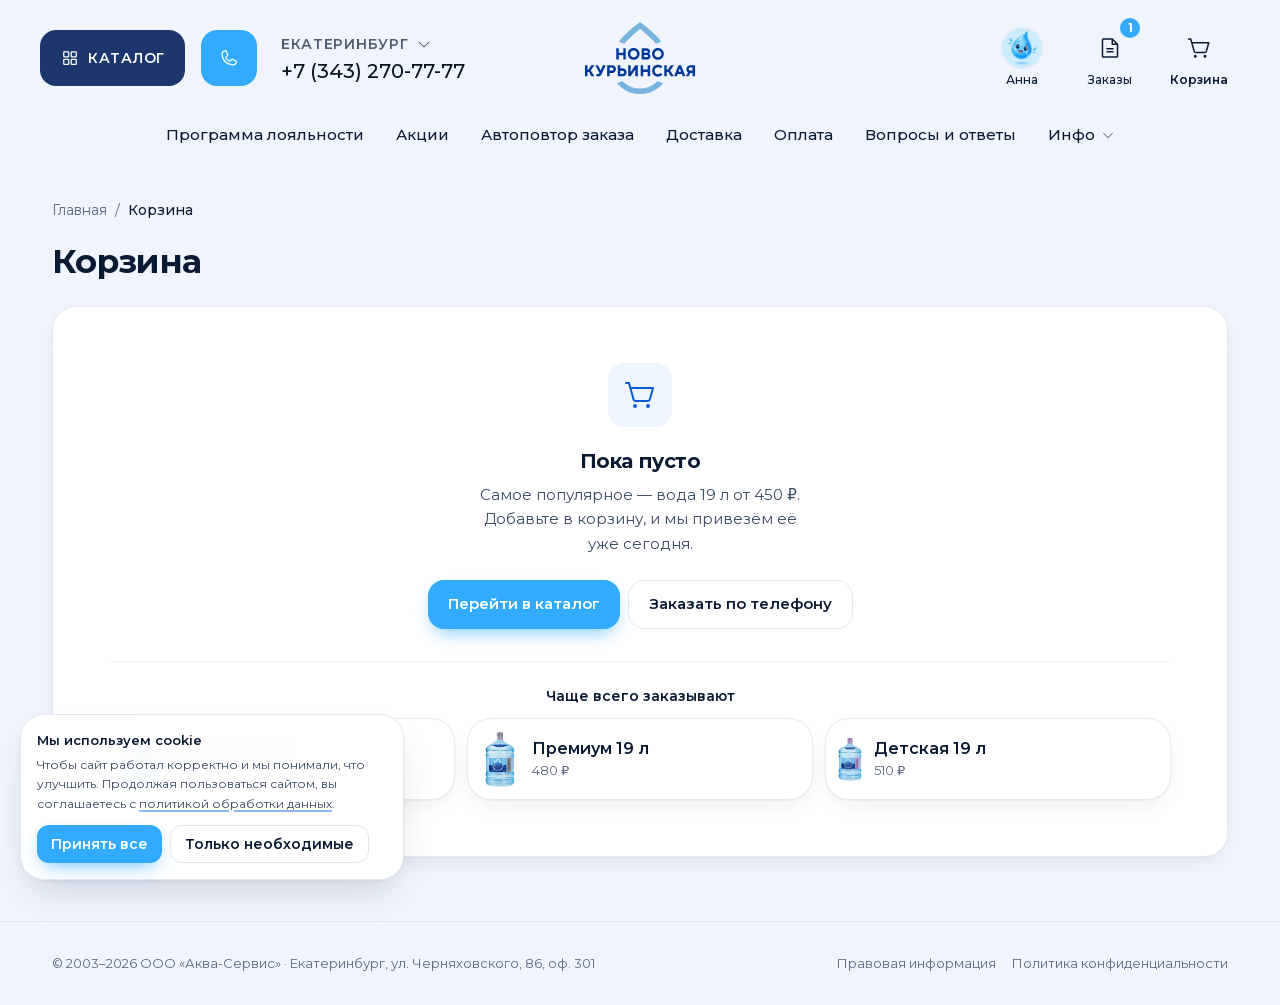
<file: cart.html>
<!DOCTYPE html>
<html lang="ru" class="scroll-smooth">
<head>
<meta charset="utf-8">
<meta name="viewport" content="width=device-width, initial-scale=1">
<meta name="robots" content="noindex, nofollow">
<title>Корзина и оформление заказа — «Новокурьинская»</title>
<meta name="theme-color" content="#003090">
<link rel="preload" href="assets/fonts/montserrat-cyrillic.woff2" as="font" type="font/woff2" crossorigin>
<link rel="stylesheet" href="assets/app.css?v=bc37a5fb">
<link rel="icon" href="assets/img/favicon.svg" type="image/svg+xml">
  <link rel="icon" href="assets/img/favicon-32.png" sizes="32x32" type="image/png">
  <link rel="apple-touch-icon" href="assets/img/apple-touch-icon.png">
</head>

<body class="no-tap" x-data="checkout()">


<svg id="ph-sprite" width="0" height="0" aria-hidden="true" focusable="false" style="position:absolute">
<symbol id="ph-arrow-right" viewBox="0 0 256 256"><path d="M221.66,133.66l-72,72a8,8,0,0,1-11.32-11.32L196.69,136H40a8,8,0,0,1,0-16H196.69L138.34,61.66a8,8,0,0,1,11.32-11.32l72,72A8,8,0,0,1,221.66,133.66Z"/></symbol><symbol id="ph-beer-bottle" viewBox="0 0 256 256"><path d="M245.66,42.34l-32-32a8,8,0,0,0-11.32,11.32l1.48,1.47L148.65,64.51l-38.22,7.65a8.05,8.05,0,0,0-4.09,2.18L23,157.66a24,24,0,0,0,0,33.94L64.4,233a24,24,0,0,0,33.94,0l83.32-83.31a8,8,0,0,0,2.18-4.09l7.65-38.22,41.38-55.17,1.47,1.48a8,8,0,0,0,11.32-11.32ZM96,107.31,148.69,160,104,204.69,51.31,152ZM81.37,224a7.94,7.94,0,0,1-5.65-2.34L34.34,180.28a8,8,0,0,1,0-11.31L40,163.31,92.69,216,87,221.66A8,8,0,0,1,81.37,224ZM177.6,99.2a7.92,7.92,0,0,0-1.44,3.23l-7.53,37.63L160,148.69,107.31,96l8.63-8.63,37.63-7.53a7.92,7.92,0,0,0,3.23-1.44l58.45-43.84,6.19,6.19Z"/></symbol><symbol id="ph-caret-down" viewBox="0 0 256 256"><path d="M213.66,101.66l-80,80a8,8,0,0,1-11.32,0l-80-80A8,8,0,0,1,53.66,90.34L128,164.69l74.34-74.35a8,8,0,0,1,11.32,11.32Z"/></symbol><symbol id="ph-check" viewBox="0 0 256 256"><path d="M229.66,77.66l-128,128a8,8,0,0,1-11.32,0l-56-56a8,8,0,0,1,11.32-11.32L96,188.69,218.34,66.34a8,8,0,0,1,11.32,11.32Z"/></symbol><symbol id="ph-check-fat" viewBox="0 0 256 256"><path d="M243.31,90.91l-128.4,128.4a16,16,0,0,1-22.62,0l-71.62-72a16,16,0,0,1,0-22.61l20-20a16,16,0,0,1,22.58,0L104,144.22l96.76-95.57a16,16,0,0,1,22.59,0l19.95,19.54A16,16,0,0,1,243.31,90.91Z"/></symbol><symbol id="ph-coffee" viewBox="0 0 256 256"><path d="M80,56V24a8,8,0,0,1,16,0V56a8,8,0,0,1-16,0Zm40,8a8,8,0,0,0,8-8V24a8,8,0,0,0-16,0V56A8,8,0,0,0,120,64Zm32,0a8,8,0,0,0,8-8V24a8,8,0,0,0-16,0V56A8,8,0,0,0,152,64Zm96,56v8a40,40,0,0,1-37.51,39.91,96.59,96.59,0,0,1-27,40.09H208a8,8,0,0,1,0,16H32a8,8,0,0,1,0-16H56.54A96.3,96.3,0,0,1,24,136V88a8,8,0,0,1,8-8H208A40,40,0,0,1,248,120ZM200,96H40v40a80.27,80.27,0,0,0,45.12,72h69.76A80.27,80.27,0,0,0,200,136Zm32,24a24,24,0,0,0-16-22.62V136a95.78,95.78,0,0,1-1.2,15A24,24,0,0,0,232,128Z"/></symbol><symbol id="ph-cookie" viewBox="0 0 256 256"><path d="M164.49,163.51a12,12,0,1,1-17,0A12,12,0,0,1,164.49,163.51Zm-81-8a12,12,0,1,0,17,0A12,12,0,0,0,83.51,155.51Zm9-39a12,12,0,1,0-17,0A12,12,0,0,0,92.49,116.49Zm48-1a12,12,0,1,0,0,17A12,12,0,0,0,140.49,115.51ZM232,128A104,104,0,1,1,128,24a8,8,0,0,1,8,8,40,40,0,0,0,40,40,8,8,0,0,1,8,8,40,40,0,0,0,40,40A8,8,0,0,1,232,128Zm-16.31,7.39A56.13,56.13,0,0,1,168.5,87.5a56.13,56.13,0,0,1-47.89-47.19,88,88,0,1,0,95.08,95.08Z"/></symbol><symbol id="ph-credit-card" viewBox="0 0 256 256"><path d="M224,48H32A16,16,0,0,0,16,64V192a16,16,0,0,0,16,16H224a16,16,0,0,0,16-16V64A16,16,0,0,0,224,48Zm0,16V88H32V64Zm0,128H32V104H224v88Zm-16-24a8,8,0,0,1-8,8H168a8,8,0,0,1,0-16h32A8,8,0,0,1,208,168Zm-64,0a8,8,0,0,1-8,8H120a8,8,0,0,1,0-16h16A8,8,0,0,1,144,168Z"/></symbol><symbol id="ph-cylinder" viewBox="0 0 256 256"><path d="M128,16C87.63,16,56,35.33,56,60V196c0,24.67,31.63,44,72,44s72-19.33,72-44V60C200,35.33,168.37,16,128,16Zm0,16c26.49,0,56,11.5,56,28s-29.51,28-56,28S72,76.5,72,60,101.51,32,128,32Zm0,192c-29.83,0-56-13.08-56-28V88c13.1,9.85,33.14,16,56,16s42.9-6.2,56-16V196C184,210.92,157.83,224,128,224Z"/></symbol><symbol id="ph-drop" viewBox="0 0 256 256"><path d="M174,47.75a254.19,254.19,0,0,0-41.45-38.3,8,8,0,0,0-9.18,0A254.19,254.19,0,0,0,82,47.75C54.51,79.32,40,112.6,40,144a88,88,0,0,0,176,0C216,112.6,201.49,79.32,174,47.75ZM128,216a72.08,72.08,0,0,1-72-72c0-57.23,55.47-105,72-118,16.53,13,72,60.75,72,118A72.08,72.08,0,0,1,128,216Zm55.89-62.66a57.6,57.6,0,0,1-46.56,46.55A8.75,8.75,0,0,1,136,200a8,8,0,0,1-1.32-15.89c16.57-2.79,30.63-16.85,33.44-33.45a8,8,0,0,1,15.78,2.68Z"/></symbol><symbol id="ph-eye" viewBox="0 0 256 256"><path d="M247.31,124.76c-.35-.79-8.82-19.58-27.65-38.41C194.57,61.26,162.88,48,128,48S61.43,61.26,36.34,86.35C17.51,105.18,9,124,8.69,124.76a8,8,0,0,0,0,6.5c.35.79,8.82,19.57,27.65,38.4C61.43,194.74,93.12,208,128,208s66.57-13.26,91.66-38.34c18.83-18.83,27.3-37.61,27.65-38.4A8,8,0,0,0,247.31,124.76ZM128,192c-30.78,0-57.67-11.19-79.93-33.25A133.47,133.47,0,0,1,25,128,133.33,133.33,0,0,1,48.07,97.25C70.33,75.19,97.22,64,128,64s57.67,11.19,79.93,33.25A133.46,133.46,0,0,1,231.05,128C223.84,141.46,192.43,192,128,192Zm0-112a48,48,0,1,0,48,48A48.05,48.05,0,0,0,128,80Zm0,80a32,32,0,1,1,32-32A32,32,0,0,1,128,160Z"/></symbol><symbol id="ph-eye-slash" viewBox="0 0 256 256"><path d="M53.92,34.62A8,8,0,1,0,42.08,45.38L61.32,66.55C25,88.84,9.38,123.2,8.69,124.76a8,8,0,0,0,0,6.5c.35.79,8.82,19.57,27.65,38.4C61.43,194.74,93.12,208,128,208a127.11,127.11,0,0,0,52.07-10.83l22,24.21a8,8,0,1,0,11.84-10.76Zm47.33,75.84,41.67,45.85a32,32,0,0,1-41.67-45.85ZM128,192c-30.78,0-57.67-11.19-79.93-33.25A133.16,133.16,0,0,1,25,128c4.69-8.79,19.66-33.39,47.35-49.38l18,19.75a48,48,0,0,0,63.66,70l14.73,16.2A112,112,0,0,1,128,192Zm6-95.43a8,8,0,0,1,3-15.72,48.16,48.16,0,0,1,38.77,42.64,8,8,0,0,1-7.22,8.71,6.39,6.39,0,0,1-.75,0,8,8,0,0,1-8-7.26A32.09,32.09,0,0,0,134,96.57Zm113.28,34.69c-.42.94-10.55,23.37-33.36,43.8a8,8,0,1,1-10.67-11.92A132.77,132.77,0,0,0,231.05,128a133.15,133.15,0,0,0-23.12-30.77C185.67,75.19,158.78,64,128,64a118.37,118.37,0,0,0-19.36,1.57A8,8,0,1,1,106,49.79,134,134,0,0,1,128,48c34.88,0,66.57,13.26,91.66,38.35,18.83,18.83,27.3,37.62,27.65,38.41A8,8,0,0,1,247.31,131.26Z"/></symbol><symbol id="ph-file-text" viewBox="0 0 256 256"><path d="M213.66,82.34l-56-56A8,8,0,0,0,152,24H56A16,16,0,0,0,40,40V216a16,16,0,0,0,16,16H200a16,16,0,0,0,16-16V88A8,8,0,0,0,213.66,82.34ZM160,51.31,188.69,80H160ZM200,216H56V40h88V88a8,8,0,0,0,8,8h48V216Zm-32-80a8,8,0,0,1-8,8H96a8,8,0,0,1,0-16h64A8,8,0,0,1,168,136Zm0,32a8,8,0,0,1-8,8H96a8,8,0,0,1,0-16h64A8,8,0,0,1,168,168Z"/></symbol><symbol id="ph-fork-knife" viewBox="0 0 256 256"><path d="M72,88V40a8,8,0,0,1,16,0V88a8,8,0,0,1-16,0ZM216,40V224a8,8,0,0,1-16,0V176H152a8,8,0,0,1-8-8,268.75,268.75,0,0,1,7.22-56.88c9.78-40.49,28.32-67.63,53.63-78.47A8,8,0,0,1,216,40ZM200,53.9c-32.17,24.57-38.47,84.42-39.7,106.1H200ZM119.89,38.69a8,8,0,1,0-15.78,2.63L112,88.63a32,32,0,0,1-64,0l7.88-47.31a8,8,0,1,0-15.78-2.63l-8,48A8.17,8.17,0,0,0,32,88a48.07,48.07,0,0,0,40,47.32V224a8,8,0,0,0,16,0V135.32A48.07,48.07,0,0,0,128,88a8.17,8.17,0,0,0-.11-1.31Z"/></symbol><symbol id="ph-gift" viewBox="0 0 256 256"><path d="M216,72H180.92c.39-.33.79-.65,1.17-1A29.53,29.53,0,0,0,192,49.57,32.62,32.62,0,0,0,158.44,16,29.53,29.53,0,0,0,137,25.91a54.94,54.94,0,0,0-9,14.48,54.94,54.94,0,0,0-9-14.48A29.53,29.53,0,0,0,97.56,16,32.62,32.62,0,0,0,64,49.57,29.53,29.53,0,0,0,73.91,71c.38.33.78.65,1.17,1H40A16,16,0,0,0,24,88v32a16,16,0,0,0,16,16v64a16,16,0,0,0,16,16H200a16,16,0,0,0,16-16V136a16,16,0,0,0,16-16V88A16,16,0,0,0,216,72ZM149,36.51a13.69,13.69,0,0,1,10-4.5h.49A16.62,16.62,0,0,1,176,49.08a13.69,13.69,0,0,1-4.5,10c-9.49,8.4-25.24,11.36-35,12.4C137.7,60.89,141,45.5,149,36.51Zm-64.09.36A16.63,16.63,0,0,1,96.59,32h.49a13.69,13.69,0,0,1,10,4.5c8.39,9.48,11.35,25.2,12.39,34.92-9.72-1-25.44-4-34.92-12.39a13.69,13.69,0,0,1-4.5-10A16.6,16.6,0,0,1,84.87,36.87ZM40,88h80v32H40Zm16,48h64v64H56Zm144,64H136V136h64Zm16-80H136V88h80v32Z"/></symbol><symbol id="ph-info" viewBox="0 0 256 256"><path d="M128,24A104,104,0,1,0,232,128,104.11,104.11,0,0,0,128,24Zm0,192a88,88,0,1,1,88-88A88.1,88.1,0,0,1,128,216Zm16-40a8,8,0,0,1-8,8,16,16,0,0,1-16-16V128a8,8,0,0,1,0-16,16,16,0,0,1,16,16v40A8,8,0,0,1,144,176ZM112,84a12,12,0,1,1,12,12A12,12,0,0,1,112,84Z"/></symbol><symbol id="ph-list" viewBox="0 0 256 256"><path d="M224,128a8,8,0,0,1-8,8H40a8,8,0,0,1,0-16H216A8,8,0,0,1,224,128ZM40,72H216a8,8,0,0,0,0-16H40a8,8,0,0,0,0,16ZM216,184H40a8,8,0,0,0,0,16H216a8,8,0,0,0,0-16Z"/></symbol><symbol id="ph-map-pin" viewBox="0 0 256 256"><path d="M128,64a40,40,0,1,0,40,40A40,40,0,0,0,128,64Zm0,64a24,24,0,1,1,24-24A24,24,0,0,1,128,128Zm0-112a88.1,88.1,0,0,0-88,88c0,31.4,14.51,64.68,42,96.25a254.19,254.19,0,0,0,41.45,38.3,8,8,0,0,0,9.18,0A254.19,254.19,0,0,0,174,200.25c27.45-31.57,42-64.85,42-96.25A88.1,88.1,0,0,0,128,16Zm0,206c-16.53-13-72-60.75-72-118a72,72,0,0,1,144,0C200,161.23,144.53,209,128,222Z"/></symbol><symbol id="ph-money" viewBox="0 0 256 256"><path d="M128,88a40,40,0,1,0,40,40A40,40,0,0,0,128,88Zm0,64a24,24,0,1,1,24-24A24,24,0,0,1,128,152ZM240,56H16a8,8,0,0,0-8,8V192a8,8,0,0,0,8,8H240a8,8,0,0,0,8-8V64A8,8,0,0,0,240,56ZM193.65,184H62.35A56.78,56.78,0,0,0,24,145.65v-35.3A56.78,56.78,0,0,0,62.35,72h131.3A56.78,56.78,0,0,0,232,110.35v35.3A56.78,56.78,0,0,0,193.65,184ZM232,93.37A40.81,40.81,0,0,1,210.63,72H232ZM45.37,72A40.81,40.81,0,0,1,24,93.37V72ZM24,162.63A40.81,40.81,0,0,1,45.37,184H24ZM210.63,184A40.81,40.81,0,0,1,232,162.63V184Z"/></symbol><symbol id="ph-phone" viewBox="0 0 256 256"><path d="M222.37,158.46l-47.11-21.11-.13-.06a16,16,0,0,0-15.17,1.4,8.12,8.12,0,0,0-.75.56L134.87,160c-15.42-7.49-31.34-23.29-38.83-38.51l20.78-24.71c.2-.25.39-.5.57-.77a16,16,0,0,0,1.32-15.06l0-.12L97.54,33.64a16,16,0,0,0-16.62-9.52A56.26,56.26,0,0,0,32,80c0,79.4,64.6,144,144,144a56.26,56.26,0,0,0,55.88-48.92A16,16,0,0,0,222.37,158.46ZM176,208A128.14,128.14,0,0,1,48,80,40.2,40.2,0,0,1,82.87,40a.61.61,0,0,0,0,.12l21,47L83.2,111.86a6.13,6.13,0,0,0-.57.77,16,16,0,0,0-1,15.7c9.06,18.53,27.73,37.06,46.46,46.11a16,16,0,0,0,15.75-1.14,8.44,8.44,0,0,0,.74-.56L168.89,152l47,21.05h0s.08,0,.11,0A40.21,40.21,0,0,1,176,208Z"/></symbol><symbol id="ph-plus" viewBox="0 0 256 256"><path d="M224,128a8,8,0,0,1-8,8H136v80a8,8,0,0,1-16,0V136H40a8,8,0,0,1,0-16h80V40a8,8,0,0,1,16,0v80h80A8,8,0,0,1,224,128Z"/></symbol><symbol id="ph-receipt" viewBox="0 0 256 256"><path d="M72,104a8,8,0,0,1,8-8h96a8,8,0,0,1,0,16H80A8,8,0,0,1,72,104Zm8,40h96a8,8,0,0,0,0-16H80a8,8,0,0,0,0,16ZM232,56V208a8,8,0,0,1-11.58,7.15L192,200.94l-28.42,14.21a8,8,0,0,1-7.16,0L128,200.94,99.58,215.15a8,8,0,0,1-7.16,0L64,200.94,35.58,215.15A8,8,0,0,1,24,208V56A16,16,0,0,1,40,40H216A16,16,0,0,1,232,56Zm-16,0H40V195.06l20.42-10.22a8,8,0,0,1,7.16,0L96,199.06l28.42-14.22a8,8,0,0,1,7.16,0L160,199.06l28.42-14.22a8,8,0,0,1,7.16,0L216,195.06Z"/></symbol><symbol id="ph-shield-check" viewBox="0 0 256 256"><path d="M208,40H48A16,16,0,0,0,32,56v56c0,52.72,25.52,84.67,46.93,102.19,23.06,18.86,46,25.26,47,25.53a8,8,0,0,0,4.2,0c1-.27,23.91-6.67,47-25.53C198.48,196.67,224,164.72,224,112V56A16,16,0,0,0,208,40Zm0,72c0,37.07-13.66,67.16-40.6,89.42A129.3,129.3,0,0,1,128,223.62a128.25,128.25,0,0,1-38.92-21.81C61.82,179.51,48,149.3,48,112l0-56,160,0ZM82.34,141.66a8,8,0,0,1,11.32-11.32L112,148.69l50.34-50.35a8,8,0,0,1,11.32,11.32l-56,56a8,8,0,0,1-11.32,0Z"/></symbol><symbol id="ph-shopping-cart-simple" viewBox="0 0 256 256"><path d="M104,216a16,16,0,1,1-16-16A16,16,0,0,1,104,216Zm88-16a16,16,0,1,0,16,16A16,16,0,0,0,192,200ZM239.71,74.14l-25.64,92.28A24.06,24.06,0,0,1,191,184H92.16A24.06,24.06,0,0,1,69,166.42L33.92,40H16a8,8,0,0,1,0-16H40a8,8,0,0,1,7.71,5.86L57.19,64H232a8,8,0,0,1,7.71,10.14ZM221.47,80H61.64l22.81,82.14A8,8,0,0,0,92.16,168H191a8,8,0,0,0,7.71-5.86Z"/></symbol><symbol id="ph-sign-out" viewBox="0 0 256 256"><path d="M120,216a8,8,0,0,1-8,8H48a8,8,0,0,1-8-8V40a8,8,0,0,1,8-8h64a8,8,0,0,1,0,16H56V208h56A8,8,0,0,1,120,216Zm109.66-93.66-40-40a8,8,0,0,0-11.32,11.32L204.69,120H112a8,8,0,0,0,0,16h92.69l-26.35,26.34a8,8,0,0,0,11.32,11.32l40-40A8,8,0,0,0,229.66,122.34Z"/></symbol><symbol id="ph-squares-four" viewBox="0 0 256 256"><path d="M104,40H56A16,16,0,0,0,40,56v48a16,16,0,0,0,16,16h48a16,16,0,0,0,16-16V56A16,16,0,0,0,104,40Zm0,64H56V56h48v48Zm96-64H152a16,16,0,0,0-16,16v48a16,16,0,0,0,16,16h48a16,16,0,0,0,16-16V56A16,16,0,0,0,200,40Zm0,64H152V56h48v48Zm-96,32H56a16,16,0,0,0-16,16v48a16,16,0,0,0,16,16h48a16,16,0,0,0,16-16V152A16,16,0,0,0,104,136Zm0,64H56V152h48v48Zm96-64H152a16,16,0,0,0-16,16v48a16,16,0,0,0,16,16h48a16,16,0,0,0,16-16V152A16,16,0,0,0,200,136Zm0,64H152V152h48v48Z"/></symbol><symbol id="ph-star" viewBox="0 0 256 256"><path d="M239.18,97.26A16.38,16.38,0,0,0,224.92,86l-59-4.76L143.14,26.15a16.36,16.36,0,0,0-30.27,0L90.11,81.23,31.08,86a16.46,16.46,0,0,0-9.37,28.86l45,38.83L53,211.75a16.38,16.38,0,0,0,24.5,17.82L128,198.49l50.53,31.08A16.4,16.4,0,0,0,203,211.75l-13.76-58.07,45-38.83A16.43,16.43,0,0,0,239.18,97.26Zm-15.34,5.47-48.7,42a8,8,0,0,0-2.56,7.91l14.88,62.8a.37.37,0,0,1-.17.48c-.18.14-.23.11-.38,0l-54.72-33.65a8,8,0,0,0-8.38,0L69.09,215.94c-.15.09-.19.12-.38,0a.37.37,0,0,1-.17-.48l14.88-62.8a8,8,0,0,0-2.56-7.91l-48.7-42c-.12-.1-.23-.19-.13-.5s.18-.27.33-.29l63.92-5.16A8,8,0,0,0,103,91.86l24.62-59.61c.08-.17.11-.25.35-.25s.27.08.35.25L153,91.86a8,8,0,0,0,6.75,4.92l63.92,5.16c.15,0,.24,0,.33.29S224,102.63,223.84,102.73Z"/></symbol><symbol id="ph-trash" viewBox="0 0 256 256"><path d="M216,48H176V40a24,24,0,0,0-24-24H104A24,24,0,0,0,80,40v8H40a8,8,0,0,0,0,16h8V208a16,16,0,0,0,16,16H192a16,16,0,0,0,16-16V64h8a8,8,0,0,0,0-16ZM96,40a8,8,0,0,1,8-8h48a8,8,0,0,1,8,8v8H96Zm96,168H64V64H192ZM112,104v64a8,8,0,0,1-16,0V104a8,8,0,0,1,16,0Zm48,0v64a8,8,0,0,1-16,0V104a8,8,0,0,1,16,0Z"/></symbol><symbol id="ph-user" viewBox="0 0 256 256"><path d="M230.92,212c-15.23-26.33-38.7-45.21-66.09-54.16a72,72,0,1,0-73.66,0C63.78,166.78,40.31,185.66,25.08,212a8,8,0,1,0,13.85,8c18.84-32.56,52.14-52,89.07-52s70.23,19.44,89.07,52a8,8,0,1,0,13.85-8ZM72,96a56,56,0,1,1,56,56A56.06,56.06,0,0,1,72,96Z"/></symbol><symbol id="ph-wrench" viewBox="0 0 256 256"><path d="M226.76,69a8,8,0,0,0-12.84-2.88l-40.3,37.19-17.23-3.7-3.7-17.23,37.19-40.3A8,8,0,0,0,187,29.24,72,72,0,0,0,88,96,72.34,72.34,0,0,0,94,124.94L33.79,177c-.15.12-.29.26-.43.39a32,32,0,0,0,45.26,45.26c.13-.13.27-.28.39-.42L131.06,162A72,72,0,0,0,232,96,71.56,71.56,0,0,0,226.76,69ZM160,152a56.14,56.14,0,0,1-27.07-7,8,8,0,0,0-9.92,1.77L67.11,211.51a16,16,0,0,1-22.62-22.62L109.18,133a8,8,0,0,0,1.77-9.93,56,56,0,0,1,58.36-82.31l-31.2,33.81a8,8,0,0,0-1.94,7.1L141.83,108a8,8,0,0,0,6.14,6.14l26.35,5.66a8,8,0,0,0,7.1-1.94l33.81-31.2A56.06,56.06,0,0,1,160,152Z"/></symbol><symbol id="ph-x" viewBox="0 0 256 256"><path d="M205.66,194.34a8,8,0,0,1-11.32,11.32L128,139.31,61.66,205.66a8,8,0,0,1-11.32-11.32L116.69,128,50.34,61.66A8,8,0,0,1,61.66,50.34L128,116.69l66.34-66.35a8,8,0,0,1,11.32,11.32L139.31,128Z"/></symbol></svg>
<svg width="0" height="0" class="absolute" aria-hidden="true" focusable="false">
  <defs>
    <linearGradient id="nvDropGrad" x1="0.15" y1="0" x2="0.5" y2="1">
      <stop offset="0" stop-color="#9BDCF8"/>
      <stop offset="0.5" stop-color="#3C84E8"/>
      <stop offset="1" stop-color="#003090"/>
    </linearGradient>
    <linearGradient id="nvDropBg" x1="0" y1="0" x2="0.6" y2="1">
      <stop offset="0" stop-color="#EAF6FD"/>
      <stop offset="1" stop-color="#CFE8F8"/>
    </linearGradient>
  </defs>
  <symbol id="nv-drop-face" viewBox="0 0 48 48">
    <circle cx="24" cy="24" r="23" fill="url(#nvDropBg)"/>
    <path d="M24 8c0 0 13 14.2 13 22.4A13 13 0 0 1 11 30.4C11 22.2 24 8 24 8z" fill="url(#nvDropGrad)"/>
    <ellipse cx="18.4" cy="19.4" rx="2.6" ry="3.6" transform="rotate(-24 18.4 19.4)" fill="#fff" fill-opacity="0.5"/>
    <circle cx="19.4" cy="30.2" r="2.15" fill="#062A55"/>
    <circle cx="28.6" cy="30.2" r="2.15" fill="#062A55"/>
    <circle cx="20.1" cy="29.4" r="0.75" fill="#fff"/>
    <circle cx="29.3" cy="29.4" r="0.75" fill="#fff"/>
    <path d="M20.4 35.6c1.5 1.7 5.7 1.7 7.2 0" stroke="#062A55" stroke-width="2" stroke-linecap="round" fill="none"/>
    <ellipse cx="14.6" cy="33.4" rx="2" ry="1.4" fill="#FF9EB5" fill-opacity="0.75"/>
    <ellipse cx="33.4" cy="33.4" rx="2" ry="1.4" fill="#FF9EB5" fill-opacity="0.75"/>
  </symbol>
  <symbol id="nv-drop-face-sm" viewBox="0 0 48 48">
    <circle cx="24" cy="24" r="23" fill="url(#nvDropBg)"/>
    <path d="M24 8c0 0 13 14.2 13 22.4A13 13 0 0 1 11 30.4C11 22.2 24 8 24 8z" fill="url(#nvDropGrad)"/>
    <circle cx="19.4" cy="30.2" r="2.15" fill="#062A55"/>
    <circle cx="28.6" cy="30.2" r="2.15" fill="#062A55"/>
    <path d="M20.4 35.6c1.5 1.7 5.7 1.7 7.2 0" stroke="#062A55" stroke-width="2" stroke-linecap="round" fill="none"/>
  </symbol>
</svg>

<!-- ================= MODAL: ОБРАТНЫЙ ЗВОНОК ================= -->
<div x-data="callbackModal" @open-callback.window="show()" @keydown.escape.window="hide()">
  <div x-show="open" x-cloak class="fixed inset-0 z-[60] flex items-end justify-center p-0 sm:items-center sm:p-4">
    <div x-show="open" x-transition.opacity class="absolute inset-0 bg-ink/60 backdrop-blur-sm" @click="hide()"></div>

    <div x-show="open" x-transition:enter="transition duration-300 ease-smooth"
         x-transition:enter-start="opacity-0 translate-y-6 sm:scale-95" x-transition:enter-end="opacity-100 translate-y-0 sm:scale-100"
         x-transition:leave="transition duration-200" x-transition:leave-start="opacity-100" x-transition:leave-end="opacity-0"
         role="dialog" aria-modal="true" aria-labelledby="cb-title"
         class="relative w-full max-w-lg overflow-hidden rounded-t-4xl bg-white shadow-2xl sm:rounded-3xl">

      <!-- header -->
      <div class="flex items-start gap-3 border-b border-slate-100 bg-gradient-to-br from-navy-50 to-white px-5 py-4">
        <span class="grid h-11 w-11 shrink-0 place-items-center rounded-2xl bg-accent-500 text-white">
          <svg class="h-5 w-5" aria-hidden="true" viewBox="0 0 256 256" fill="currentColor"><use href="#ph-phone"/></svg>
        </span>
        <div class="min-w-0 flex-1">
          <h2 id="cb-title" class="text-lg font-bold leading-tight">Заказать звонок</h2>
          <p class="mt-0.5 text-[13px] text-ink-soft">Перезвоним в течение 5 минут и ответим на вопросы</p>
        </div>
        <button type="button" class="btn-icon !h-9 !w-9 !border-0 !bg-transparent" @click="hide()" aria-label="Закрыть">
          <svg class="h-5 w-5" aria-hidden="true" viewBox="0 0 256 256" fill="currentColor"><use href="#ph-x"/></svg>
        </button>
      </div>

      <!-- success -->
      <div x-show="sent" x-cloak class="px-5 py-10 text-center">
        <span class="mx-auto grid h-14 w-14 place-items-center rounded-full bg-accent-50 text-accent-600">
          <svg class="h-7 w-7" aria-hidden="true" viewBox="0 0 256 256" fill="currentColor"><use href="#ph-check"/></svg>
        </span>
        <h3 class="mt-4 text-lg font-bold">Заявка отправлена</h3>
        <p class="mx-auto mt-2 max-w-xs text-sm leading-relaxed text-ink-soft">
          Перезвоним на <strong class="text-ink" x-text="form.phone"></strong> в течение 5 минут в рабочее время (8:00–22:30).
        </p>
        <button type="button" class="btn-primary mt-5" @click="hide()">Хорошо</button>
      </div>

      <!-- form -->
      <form x-show="!sent" @submit.prevent="submit()" class="max-h-[70vh] space-y-3.5 overflow-y-auto px-5 py-5">

        <!-- тема: кастомный дропдаун -->
        <div class="relative" x-data="{ tOpen: false }" @keydown.escape.stop="tOpen = false">
          <span class="label" id="cb-topic-label">Тема обращения</span>
          <button type="button" @click="tOpen = !tOpen" @click.outside="tOpen = false" :aria-expanded="tOpen"
                  aria-labelledby="cb-topic-label" aria-haspopup="listbox"
                  class="field flex items-center justify-between gap-2 text-left"
                  :class="tOpen && '!border-accent-500 ring-4 ring-accent-500/15'">
            <span x-text="form.topic"></span>
            <svg class="h-4 w-4 shrink-0 text-ink-mute transition" :class="tOpen && 'rotate-180'" aria-hidden="true" viewBox="0 0 256 256" fill="currentColor"><use href="#ph-caret-down"/></svg>
          </button>

          <div x-show="tOpen" x-cloak x-transition.opacity.duration.150ms
               class="dropdown-panel left-0 right-0 top-full max-h-64 overflow-y-auto" role="listbox" aria-labelledby="cb-topic-label">
            <template x-for="t in topics" :key="t">
              <button type="button" role="option" :aria-selected="form.topic === t"
                      @click="form.topic = t; tOpen = false"
                      class="dropdown-item" :class="form.topic === t && 'dropdown-item-active'">
                <span x-text="t"></span>
                <svg x-show="form.topic === t" class="h-4 w-4 shrink-0 text-accent-600" aria-hidden="true" viewBox="0 0 256 256" fill="currentColor"><use href="#ph-check-fat"/></svg>
              </button>
            </template>
          </div>
        </div>

        <div class="grid gap-3 sm:grid-cols-2">
          <div>
            <label class="label" for="cb-name">ФИО <span class="text-sale-500">*</span></label>
            <input id="cb-name" type="text" autocomplete="name" required placeholder="Иванова Анна" class="field" x-model="form.name">
          </div>
          <div>
            <label class="label" for="cb-phone">Телефон <span class="text-sale-500">*</span></label>
            <input id="cb-phone" type="tel" inputmode="numeric" autocomplete="tel" required
                   placeholder="+7 (999) 999-99-99" class="field"
                   :value="form.phone" @input="onPhone($event)" @keydown="onPhoneKey($event)">
          </div>
        </div>

        <div>
          <label class="label" for="cb-email">Электронный адрес</label>
          <input id="cb-email" type="email" autocomplete="email" placeholder="mail@example.ru" class="field" x-model="form.email">
        </div>

        <div>
          <label class="label" for="cb-comment">Комментарий</label>
          <textarea id="cb-comment" rows="3" placeholder="Удобное время для звонка, адрес, вопрос" class="field resize-none" x-model="form.comment"></textarea>
        </div>

        <!-- согласие -->
        <label class="flex cursor-pointer items-start gap-3 rounded-2xl bg-slate-50 p-3.5 transition hover:bg-slate-100/70">
          <input type="checkbox" required x-model="form.consent" class="peer sr-only"><span class="checkbox" aria-hidden="true"><svg viewBox="0 0 256 256" fill="currentColor" aria-hidden="true"><use href="#ph-check-fat"/></svg></span>
          <span class="text-[14px] leading-relaxed text-ink-soft">
            Я ознакомился с <a href="#" class="link-underline">Политикой обработки персональных данных</a>
            и даю <a href="#" class="link-underline">Согласие на обработку персональных данных</a>
            в соответствии с ФЗ «О персональных данных» от 27.07.2006 №127-ФЗ
            <span class="text-sale-500">*</span>
          </span>
        </label>

        <div class="flex flex-col gap-2 pt-1 sm:flex-row-reverse sm:items-center">
          <button type="submit" class="btn-primary flex-1 !py-3.5" :disabled="!valid"
                  :class="!valid && '!bg-slate-200 !text-ink-mute !shadow-none'">Отправить</button>
          <button type="button" class="btn-ghost flex-1" @click="hide()">Отмена</button>
        </div>
      </form>
    </div>
  </div>
</div>


<!-- order success modal -->
<div x-show="done" x-cloak class="fixed inset-0 z-50 flex items-center justify-center p-4">
  <div class="absolute inset-0 bg-ink/60" @click="closeDone()"></div>
  <div class="animate-pop-in relative w-full max-w-md rounded-3xl bg-white p-7 text-center shadow-2xl">
    <span class="mx-auto grid h-14 w-14 place-items-center rounded-full bg-accent-50 text-accent-600">
      <svg class="h-7 w-7" aria-hidden="true" viewBox="0 0 256 256" fill="currentColor"><use href="#ph-check"/></svg>
    </span>
    <h2 class="mt-4 text-xl font-bold">Заказ оформлен</h2>
    <p class="mt-2 text-sm leading-relaxed text-ink-soft">
      Заказ <strong class="text-ink">№ <span x-text="createdId"></span></strong>. Курьер привезёт воду
      <strong class="text-ink" x-text="createdSlot"></strong> по адресу
      <strong class="text-ink" x-text="createdAddress"></strong> и позвонит за 30 минут.
    </p>
    <p class="mt-2 text-sm text-ink-soft" x-show="createdWishes" x-cloak>Пожелания курьеру: <strong class="text-ink" x-text="createdWishes"></strong></p>
    <p class="mt-2 text-sm text-ink-soft">Итого к оплате: <strong class="text-ink" x-text="fmt(createdTotal)"></strong></p>
    <p class="mt-1 text-[12px] text-ink-mute">Корзина очищена — заказ теперь в разделе «Заказы».</p>
    <div class="mt-5 flex gap-2">
      <a href="index.html" class="btn-ghost flex-1">На главную</a>
      <a href="orders.html" class="btn-primary flex-1">Мои заказы</a>
    </div>
  </div>
</div>

<header x-data="headerScroll" class="sticky top-0 z-30 border-b transition-colors duration-300"
        :class="scrolled ? 'is-pinned border-slate-200 bg-white/95 backdrop-blur-[12px]' : 'border-transparent bg-transparent'">

  <!-- ===== телефон: город и телефон на виду, действия — в нижнем таббаре ===== -->
  <div x-data="cityPhone" class="lg:hidden">
    <div class="mx-auto grid w-full max-w-[1200px] grid-cols-[44px_1fr_44px] items-center gap-2 px-4 pb-2 pt-2.5">
      <button type="button" class="btn-icon -ml-1 shrink-0" @click="$dispatch('open-menu')" aria-label="Открыть меню">
        <svg class="h-5 w-5" aria-hidden="true" viewBox="0 0 256 256" fill="currentColor"><use href="#ph-list"/></svg>
      </button>

      <a href="index.html" class="flex justify-self-center" aria-label="Новокурьинская — на главную">
        <img src="assets/img/logo-novovoda.svg" alt="Вода «Новокурьинская»" width="111" height="72"
             class="h-10 w-auto" fetchpriority="high">
      </a>

      <button type="button" @click="$dispatch('open-callback')" aria-label="Заказать обратный звонок"
              class="grid h-11 w-11 shrink-0 place-items-center justify-self-end rounded-2xl bg-[#31aaff] text-white transition hover:bg-[#1b93eb]">
        <svg class="h-5 w-5" aria-hidden="true" viewBox="0 0 256 256" fill="currentColor"><use href="#ph-phone"/></svg>
      </button>
    </div>

    <div class="mx-auto flex w-full max-w-[1200px] items-center justify-between gap-3 px-4 pb-2.5">
      <button type="button" @click="$dispatch('open-city-sheet')"
              class="inline-flex min-w-0 items-center gap-1 text-[13px] font-semibold uppercase tracking-[0.5px] text-[#0a1a33]/75 transition hover:text-[#1b93eb]"
              aria-label="Выбрать город доставки">
        <svg class="h-3.5 w-3.5 shrink-0 text-[#1b93eb]" aria-hidden="true" viewBox="0 0 256 256" fill="currentColor"><use href="#ph-map-pin"/></svg>
        <span class="truncate" x-text="city">Екатеринбург</span>
        <svg class="hidden h-3 w-3 shrink-0 min-[360px]:block" aria-hidden="true" viewBox="0 0 256 256" fill="currentColor"><use href="#ph-caret-down"/></svg>
      </button>

      <a :href="'tel:' + phone.raw" :aria-label="'Позвонить: ' + phone.pretty"
         class="shrink-0 whitespace-nowrap text-[13px] font-semibold text-[#071621] transition hover:text-[#1b93eb] min-[380px]:text-[14px]"
         x-text="phone.pretty">+7 (343) 270-77-77</a>
    </div>
  </div>

  <!-- ===== десктоп ===== -->
  <div class="mx-auto hidden w-full max-w-[1200px] items-center gap-5 py-4 lg:flex">
    <div class="flex min-w-0 flex-1 items-center gap-6">
      <div class="flex shrink-0 items-center gap-4">
        <div class="relative" x-data="{ mega: false, t: null }"
             @mouseenter="clearTimeout(t); mega = true" @mouseleave="t = setTimeout(() => mega = false, 180)"
             @focusin="mega = true" @focusout="if (!$el.contains($event.relatedTarget)) mega = false"
             @keydown.escape="mega = false">
          <a href="catalog.html" class="inline-flex items-center gap-2 rounded-2xl bg-[#1d366d] px-5 py-4 text-[14px] font-semibold uppercase leading-6 tracking-[0.7px] text-white transition hover:bg-[#172c5a]" :aria-expanded="mega" aria-haspopup="true">
            <svg class="h-5 w-5" aria-hidden="true" viewBox="0 0 256 256" fill="currentColor"><use href="#ph-squares-four"/></svg>
            Каталог
          </a>

          <div x-show="mega" x-cloak x-transition.opacity.duration.150ms
               class="absolute left-0 top-full z-40 mt-2 w-[600px] overflow-hidden rounded-3xl border border-slate-200 bg-white p-3 shadow-lift">
            <div class="grid grid-cols-2 gap-x-2 gap-y-0.5">
            <a href="catalog.html" class="group flex items-center gap-3 rounded-2xl p-2.5 transition hover:bg-navy-50">
              <span class="grid h-10 w-10 shrink-0 place-items-center rounded-full border border-slate-200 bg-white text-accent-500 transition group-hover:border-accent-200 group-hover:text-accent-600">
                <svg class="h-5 w-5" viewBox="0 0 256 256" fill="currentColor" aria-hidden="true"><use href="#ph-drop"/></svg>
              </span>
              <span class="text-[14px] font-semibold leading-tight text-ink transition group-hover:text-navy-700">Вода</span>
            </a>
            <a href="catalog.html" class="group flex items-center gap-3 rounded-2xl p-2.5 transition hover:bg-navy-50">
              <span class="grid h-10 w-10 shrink-0 place-items-center rounded-full border border-slate-200 bg-white text-accent-500 transition group-hover:border-accent-200 group-hover:text-accent-600">
                <svg class="h-5 w-5" viewBox="0 0 256 256" fill="currentColor" aria-hidden="true"><use href="#ph-gift"/></svg>
              </span>
              <span class="text-[14px] font-semibold leading-tight text-ink transition group-hover:text-navy-700">Комбо-наборы</span>
            </a>
            <a href="catalog.html#goods" class="group flex items-center gap-3 rounded-2xl p-2.5 transition hover:bg-navy-50">
              <span class="grid h-10 w-10 shrink-0 place-items-center rounded-full border border-slate-200 bg-white text-accent-500 transition group-hover:border-accent-200 group-hover:text-accent-600">
                <svg class="h-5 w-5" viewBox="0 0 256 256" fill="currentColor" aria-hidden="true"><use href="#ph-coffee"/></svg>
              </span>
              <span class="text-[14px] font-semibold leading-tight text-ink transition group-hover:text-navy-700">Кофе и чай</span>
            </a>
            <a href="catalog.html#goods" class="group flex items-center gap-3 rounded-2xl p-2.5 transition hover:bg-navy-50">
              <span class="grid h-10 w-10 shrink-0 place-items-center rounded-full border border-slate-200 bg-white text-accent-500 transition group-hover:border-accent-200 group-hover:text-accent-600">
                <svg class="h-5 w-5" viewBox="0 0 256 256" fill="currentColor" aria-hidden="true"><use href="#ph-cookie"/></svg>
              </span>
              <span class="text-[14px] font-semibold leading-tight text-ink transition group-hover:text-navy-700">Сладости</span>
            </a>
            <a href="catalog.html#goods" class="group flex items-center gap-3 rounded-2xl p-2.5 transition hover:bg-navy-50">
              <span class="grid h-10 w-10 shrink-0 place-items-center rounded-full border border-slate-200 bg-white text-accent-500 transition group-hover:border-accent-200 group-hover:text-accent-600">
                <svg class="h-5 w-5" viewBox="0 0 256 256" fill="currentColor" aria-hidden="true"><use href="#ph-fork-knife"/></svg>
              </span>
              <span class="text-[14px] font-semibold leading-tight text-ink transition group-hover:text-navy-700">Одноразовая посуда</span>
            </a>
            <a href="catalog.html#coolers" class="group flex items-center gap-3 rounded-2xl p-2.5 transition hover:bg-navy-50">
              <span class="grid h-10 w-10 shrink-0 place-items-center rounded-full border border-slate-200 bg-white text-accent-500 transition group-hover:border-accent-200 group-hover:text-accent-600">
                <svg class="h-5 w-5" viewBox="0 0 256 256" fill="currentColor" aria-hidden="true"><use href="#ph-cylinder"/></svg>
              </span>
              <span class="text-[14px] font-semibold leading-tight text-ink transition group-hover:text-navy-700">Кулеры и помпы</span>
            </a>
            <a href="index.html#faq" class="group flex items-center gap-3 rounded-2xl p-2.5 transition hover:bg-navy-50">
              <span class="grid h-10 w-10 shrink-0 place-items-center rounded-full border border-slate-200 bg-white text-accent-500 transition group-hover:border-accent-200 group-hover:text-accent-600">
                <svg class="h-5 w-5" viewBox="0 0 256 256" fill="currentColor" aria-hidden="true"><use href="#ph-shield-check"/></svg>
              </span>
              <span class="text-[14px] font-semibold leading-tight text-ink transition group-hover:text-navy-700">Профилактика</span>
            </a>
            <a href="index.html#faq" class="group flex items-center gap-3 rounded-2xl p-2.5 transition hover:bg-navy-50">
              <span class="grid h-10 w-10 shrink-0 place-items-center rounded-full border border-slate-200 bg-white text-accent-500 transition group-hover:border-accent-200 group-hover:text-accent-600">
                <svg class="h-5 w-5" viewBox="0 0 256 256" fill="currentColor" aria-hidden="true"><use href="#ph-wrench"/></svg>
              </span>
              <span class="text-[14px] font-semibold leading-tight text-ink transition group-hover:text-navy-700">Ремонт</span>
            </a>
            <a href="catalog.html" class="group flex items-center gap-3 rounded-2xl p-2.5 transition hover:bg-navy-50">
              <span class="grid h-10 w-10 shrink-0 place-items-center rounded-full border border-slate-200 bg-white text-accent-500 transition group-hover:border-accent-200 group-hover:text-accent-600">
                <svg class="h-5 w-5" viewBox="0 0 256 256" fill="currentColor" aria-hidden="true"><use href="#ph-beer-bottle"/></svg>
              </span>
              <span class="text-[14px] font-semibold leading-tight text-ink transition group-hover:text-navy-700">Тара</span>
            </a>
            </div>
            <div class="mt-2 flex items-center justify-between gap-3 rounded-2xl bg-deep-50 px-4 py-3">
              <p class="text-[13px] font-semibold leading-snug text-deep-700">Не знаете, что выбрать?<br>Подберём за 5 минут</p>
              <button type="button" @click="$dispatch('open-callback')" class="btn-deep btn-sm shrink-0">Заказать звонок</button>
            </div>
          </div>
        </div>

        <button type="button" @click="$dispatch('open-callback')"
                class="grid shrink-0 place-items-center rounded-2xl bg-[#31aaff] p-[18px] text-white transition hover:bg-[#1b93eb]"
                aria-label="Заказать обратный звонок">
          <svg class="h-5 w-5" aria-hidden="true" viewBox="0 0 256 256" fill="currentColor"><use href="#ph-phone"/></svg>
        </button>
      </div>

      <div class="flex min-w-0 flex-col justify-center gap-1" x-data="cityPhone">
        <div x-data="cityPicker" class="relative">
          <button type="button" @click="open = !open" @click.outside="open = false" :aria-expanded="open"
                  class="flex items-center gap-2 rounded-lg text-[14px] font-semibold uppercase tracking-[0.7px] text-[#0a1a33]/70 transition hover:text-[#1b93eb]">
            <span x-text="city"></span>
            <svg class="h-4 w-4 shrink-0 transition" :class="open && 'rotate-180'" aria-hidden="true" viewBox="0 0 256 256" fill="currentColor"><use href="#ph-caret-down"/></svg>
          </button>
          <div x-show="open" x-cloak x-transition.opacity.duration.150ms class="dropdown-panel left-0 top-full mt-2 w-60">
            <p class="px-3 py-1.5 text-[12px] font-semibold uppercase tracking-wider text-ink-mute">Доставляем в 11 городах</p>
            <div class="max-h-72 overflow-y-auto">
              <template x-for="c in cities" :key="c">
                <button type="button" @click="pick(c)" class="dropdown-item" :class="city === c && 'dropdown-item-active'">
                  <span x-text="c"></span>
                  <svg x-show="city === c" class="h-3.5 w-3.5 shrink-0 text-navy-600" aria-hidden="true" viewBox="0 0 256 256" fill="currentColor"><use href="#ph-check-fat"/></svg>
                </button>
              </template>
            </div>
          </div>
        </div>
        <a :href="'tel:' + phone.raw" :aria-label="'Позвонить: ' + phone.pretty"
           class="whitespace-nowrap text-[18px] font-medium leading-6 text-[#071621] transition hover:text-[#1b93eb] lg:text-[20px]"
           x-text="phone.pretty">+7 (343) 270-77-77</a>
      </div>
    </div>

    <a href="index.html" class="flex shrink-0 items-center justify-center" aria-label="Новокурьинская — на главную">
      <img src="assets/img/logo-novovoda.svg" alt="Вода «Новокурьинская»" width="111" height="72"
           class="h-[60px] w-auto lg:h-[72px]" fetchpriority="high">
    </a>

    <div class="flex min-w-0 flex-1 items-center justify-end">
      <div class="flex items-center gap-1 sm:gap-2" x-data="cartFlyout"
     @mouseleave="scheduleClose()">

      <!-- профиль -->
      <div x-data="accountMenu" class="relative max-sm:static"
           @mouseenter="openMenu()" @mouseleave="scheduleClose()"
           @focusin="cancelClose()" @click.outside="closeNow()" @focusout="if (!$el.contains($event.relatedTarget)) closeNow()"
           @keydown.escape="closeNow()">
        <button type="button" @click="plateClick($event)" :aria-expanded="open"
                :aria-label="logged ? 'Профиль — ' + name : 'Войти в личный кабинет'"
                class="group flex min-w-[56px] flex-col items-center gap-1 rounded-2xl p-2 text-ink transition-colors duration-200 min-[380px]:min-w-[64px] min-[380px]:p-3 sm:min-w-[80px]"
                :class="scrolled ? 'hover:bg-[#f1f5f9]' : 'hover:bg-white'">
          <span class="relative grid h-10 w-10 place-items-center">
            <template x-if="!logged">
              <svg class="h-6 w-6" aria-hidden="true" viewBox="0 0 256 256" fill="currentColor"><use href="#ph-user"/></svg>
            </template>
            <template x-if="logged && !avatarSrc">
              <svg class="h-10 w-10 overflow-hidden rounded-full shadow-[0_0_0_1px_#e2e8f0]" viewBox="0 0 48 48" aria-hidden="true"><use href="#nv-drop-face"/></svg>
            </template>
            <template x-if="logged && avatarSrc">
              <img :src="avatarSrc" alt="" width="40" height="40" class="h-10 w-10 rounded-full object-cover shadow-[0_0_0_1px_#e2e8f0]">
            </template>
          </span>
          <span class="hidden whitespace-nowrap text-[12px] font-medium leading-4 text-[#0a1a33] min-[380px]:block" x-text="logged ? firstName : 'Войти'"></span>
        </button>

        <!-- мостик через зазор mt-3: пока курсор идёт от плашки к панели,
             он остаётся внутри обёртки и меню не закрывается -->
        <div x-show="open && canHover" x-cloak aria-hidden="true" class="absolute right-0 top-full h-4 w-[21rem]"></div>

        <div x-show="open" x-cloak x-transition.opacity.duration.150ms
             class="dropdown-panel right-0 top-full mt-3 w-[21rem] !p-0 max-sm:left-4 max-sm:right-4 max-sm:mt-1 max-sm:w-auto">
          <div class="flex items-center gap-3.5 border-b border-slate-100 bg-gradient-to-br from-navy-50 to-white p-4">
            <span class="grid h-14 w-14 shrink-0 place-items-center overflow-hidden rounded-2xl ring-1 ring-navy-100">
              <template x-if="!avatarSrc">
                <svg class="h-full w-full" viewBox="0 0 48 48" aria-hidden="true"><use href="#nv-drop-face"/></svg>
              </template>
              <template x-if="avatarSrc">
                <img :src="avatarSrc" alt="" width="56" height="56" class="h-full w-full object-cover">
              </template>
            </span>
            <div class="min-w-0">
              <p class="truncate text-[16px] font-bold leading-6" x-text="logged ? name : 'Гость'"></p>
              <p class="truncate text-[13px] leading-5 text-ink-mute" x-text="logged ? email : 'Войдите, чтобы видеть заказы'"></p>
            </div>
          </div>

          <nav class="p-2" aria-label="Личный кабинет">
            <a href="account.html" class="dropdown-item !justify-start !gap-3 !px-3.5 !py-2.5 text-[16px]">
              <svg class="h-5 w-5 shrink-0 text-ink-mute" aria-hidden="true" viewBox="0 0 256 256" fill="currentColor"><use href="#ph-user"/></svg>
              Личный кабинет
            </a>
            <a href="orders.html" class="dropdown-item !justify-start !gap-3 !px-3.5 !py-2.5 text-[16px]">
              <svg class="h-5 w-5 shrink-0 text-ink-mute" aria-hidden="true" viewBox="0 0 256 256" fill="currentColor"><use href="#ph-file-text"/></svg>
              Мои заказы
            </a>
            <a href="account.html#bonuses" class="dropdown-item !justify-start !gap-3 !px-3.5 !py-2.5 text-[16px]">
              <svg class="h-5 w-5 shrink-0 text-ink-mute" aria-hidden="true" viewBox="0 0 256 256" fill="currentColor"><use href="#ph-star"/></svg>
              <span class="flex-1">Бонусы</span>
              <span class="pill bg-accent-50 !px-2.5 !py-1 text-[13px] text-accent-700" x-text="bonus + ' б.'"></span>
            </a>
            <a href="account.html#addresses" class="dropdown-item !justify-start !gap-3 !px-3.5 !py-2.5 text-[16px]">
              <svg class="h-5 w-5 shrink-0 text-ink-mute" aria-hidden="true" viewBox="0 0 256 256" fill="currentColor"><use href="#ph-map-pin"/></svg>
              Адреса доставки
            </a>
            <button type="button" @click="logged ? toggleAuth() : (open = false, $dispatch('open-auth', 'login'))"
                    class="dropdown-item !justify-start !gap-3 !px-3.5 !py-2.5 mt-1 border-t border-slate-100 text-[16px] !text-sale-600 hover:!bg-sale-50">
              <svg class="h-5 w-5 shrink-0" aria-hidden="true" viewBox="0 0 256 256" fill="currentColor"><use href="#ph-sign-out"/></svg>
              <span x-text="logged ? 'Выйти' : 'Войти'"></span>
            </button>
          </nav>
        </div>
      </div>

      <!-- заказы -->
      <a href="orders.html" @mouseenter="scheduleClose()"
         class="group relative flex min-w-[56px] flex-col items-center gap-1 rounded-2xl p-2 text-ink transition-colors duration-200 min-[380px]:min-w-[64px] min-[380px]:p-3 sm:min-w-[80px]"
           :class="scrolled ? 'hover:bg-[#f1f5f9]' : 'hover:bg-white'">
        <span class="relative grid h-10 w-10 place-items-center">
          <svg class="h-6 w-6" aria-hidden="true" viewBox="0 0 256 256" fill="currentColor"><use href="#ph-file-text"/></svg>
          <span x-show="$store.orders.activeCount > 0" x-cloak
                class="absolute -right-2.5 -top-2.5 grid h-5 min-w-[20px] place-items-center rounded-full bg-[#31aaff] px-1 text-[12px] font-bold leading-3 text-white"
                x-text="$store.orders.activeCount"></span>
        </span>
        <span class="hidden whitespace-nowrap text-[12px] font-medium leading-4 text-[#0a1a33] min-[380px]:block">Заказы</span>
      </a>

      <!-- корзина + выпадающее меню -->
      <div class="relative" @mouseenter="show()">
        <a href="cart.html"
           class="group relative flex min-w-[56px] flex-col items-center gap-1 rounded-2xl p-2 text-ink transition-colors duration-200 min-[380px]:min-w-[64px] min-[380px]:p-3 sm:min-w-[80px]"
           :class="scrolled ? 'hover:bg-[#f1f5f9]' : 'hover:bg-white'">
          <span class="relative grid h-10 w-10 place-items-center">
            <svg class="h-6 w-6" aria-hidden="true" viewBox="0 0 256 256" fill="currentColor"><use href="#ph-shopping-cart-simple"/></svg>
            <span x-show="$store.cart.count > 0" x-cloak
                  class="absolute -right-2.5 -top-2.5 grid h-5 min-w-[20px] place-items-center rounded-full bg-[#31aaff] px-1 text-[12px] font-bold leading-3 text-white"
                  x-text="$store.cart.count"></span>
          </span>
          <span class="hidden whitespace-nowrap text-[12px] font-semibold leading-4 text-[#0a1a33] min-[380px]:block"
                x-text="$store.cart.count > 0 ? $store.cart.totalLabel : 'Корзина'">Корзина</span>
        </a>

        <div x-show="open && $store.cart.count > 0" x-cloak x-transition.opacity.duration.150ms
             class="absolute right-0 top-full z-40 mt-2 w-[480px] max-w-[calc(100vw-2rem)] overflow-hidden rounded-3xl border border-slate-200 bg-white shadow-lift">
          <div class="flex items-center justify-between border-b border-slate-100 px-4 py-3">
            <p class="text-[15px] font-bold">Основные товары <span class="text-ink-mute" x-text="$store.cart.count"></span></p>
            <button type="button" class="text-[13px] font-medium text-navy-600 hover:underline" @click="$store.cart.clear()">Очистить список</button>
          </div>

          <div class="max-h-[320px] overflow-y-auto px-4 py-1">
            <template x-for="line in $store.cart.lines" :key="line.sku">
              <div class="flex items-center gap-3 border-b border-slate-100 py-3 last:border-0">
                <img :src="line.product.img" alt="" width="48" height="48" loading="lazy"
                     class="h-12 w-12 shrink-0 rounded-xl bg-slate-50 object-contain p-0.5">
                <div class="min-w-0 flex-1">
                  <p class="text-[16px] font-semibold leading-snug" x-text="line.product.name"></p>
                  <p class="mt-0.5 text-[12px] text-ink-mute">
                    <span x-text="line.qty"></span> шт. · <span x-text="line.product.volume"></span>
                  </p>
                </div>
                <p class="shrink-0 text-[16px] font-bold" x-text="fmt(line.total)"></p>
                <button type="button" class="shrink-0 rounded-lg p-1 text-ink-mute transition hover:bg-sale-50 hover:text-sale-500"
                        @click="$store.cart.remove(line.sku)" :aria-label="'Удалить: ' + line.product.name">
                  <svg class="h-4 w-4" aria-hidden="true" viewBox="0 0 256 256" fill="currentColor"><use href="#ph-trash"/></svg>
                </button>
              </div>
            </template>
          </div>

          <div class="border-t border-slate-100 p-4">
            <div class="flex items-end justify-between gap-3">
              <div>
                <p class="text-[13px] text-ink-mute">Итого:</p>
                <p class="text-2xl font-bold tracking-[-0.02em]" x-text="$store.cart.totalLabel"></p>
              </div>
              <a href="cart.html" class="btn-primary btn-sm">В корзину</a>
            </div>
            <p class="mt-2 text-[12px] text-ink-mute" x-show="$store.cart.freeDeliveryLeft > 0">
              До бесплатной доставки <span class="font-semibold text-ink" x-text="$store.cart.freeDeliveryLeft + ' ₽'"></span>
            </p>
            <p class="mt-2 text-[12px] font-semibold text-accent-700" x-show="$store.cart.freeDeliveryLeft === 0" x-cloak>
              Доставка бесплатная
            </p>
          </div>
        </div>
      </div>
    </div>
    </div>
  </div>

  <!-- строка 2: разделы -->
  <div class="hidden lg:block">
    <div data-nav class="mx-auto flex w-full max-w-[1240px] items-center justify-center gap-1 px-8 pb-1">
      <a data-nav-item href="index.html#loyalty" class="nav-link">Программа лояльности</a>
      <a data-nav-item href="index.html#promo" class="nav-link">Акции</a>
      <a data-nav-item href="index.html#promo" class="nav-link">Автоповтор заказа</a>
      <a data-nav-item href="index.html#delivery" class="nav-link">Доставка</a>
      <a data-nav-item href="index.html#delivery" class="nav-link">Оплата</a>
      <a data-nav-item href="index.html#faq" class="nav-link">Вопросы и ответы</a>
      <div data-nav-item data-nav-title="Инфо" class="relative shrink-0" x-data="{ open: false }"
           @mouseenter="open = true" @mouseleave="open = false" @focusin="open = true" @focusout="if (!$el.contains($event.relatedTarget)) open = false" @keydown.escape="open = false">
          <a href="#" class="nav-link inline-flex items-center gap-1.5" :aria-expanded="open" aria-haspopup="true">
            Инфо
            <svg class="h-3.5 w-3.5 shrink-0 text-ink-mute transition" :class="open && 'rotate-180'" aria-hidden="true" viewBox="0 0 256 256" fill="currentColor"><use href="#ph-caret-down"/></svg>
          </a>
          <div data-nav-children x-show="open" x-cloak x-transition.opacity.duration.150ms
               class="dropdown-panel left-0 top-full mt-3 w-[520px] !p-2">
            <div class="grid grid-cols-2 gap-x-2 gap-y-0.5">
              <a href="index.html#about" class="dropdown-item !justify-start">Компания</a>
              <a href="#" class="dropdown-item !justify-start">Контакты</a>
              <a href="index.html#faq" class="dropdown-item !justify-start">Профилактика</a>
              <a href="#" class="dropdown-item !justify-start">Новости</a>
              <a href="#" class="dropdown-item !justify-start">Документы на воду</a>
              <a href="#" class="dropdown-item !justify-start">Оптовым клиентам</a>
              <a href="index.html#about" class="dropdown-item !justify-start">Производство</a>
              <a href="#" class="dropdown-item !justify-start">Правовая информация</a>
              <a href="#" class="dropdown-item !justify-start">Блог</a>
              <a href="#" class="dropdown-item !justify-start">Вакансии</a>
            </div>
          </div>
        </div>
      <div data-nav-more class="relative hidden shrink-0" x-data="{ open: false }"
           @mouseenter="open = true" @mouseleave="open = false" @focusin="open = true"
           @focusout="if (!$el.contains($event.relatedTarget)) open = false" @keydown.escape="open = false">
        <button type="button" :aria-expanded="open" aria-haspopup="true"
                class="nav-link inline-flex items-center gap-1.5 font-semibold">
          Ещё
          <svg class="h-3.5 w-3.5 shrink-0 text-ink-mute transition" :class="open && 'rotate-180'" aria-hidden="true" viewBox="0 0 256 256" fill="currentColor"><use href="#ph-caret-down"/></svg>
        </button>
        <div x-show="open" x-cloak x-transition.opacity.duration.150ms
             class="dropdown-panel right-0 top-full mt-3 w-64">
          <div data-more-list></div>
        </div>
      </div>
    </div>
  </div>

</header>

<main class="shell pt-3 pb-28 sm:pt-6 lg:py-10 lg:pb-16">

  <nav class="mb-5 flex items-center gap-2 text-[14px] text-ink-mute" aria-label="Хлебные крошки">
    <a href="index.html" class="hover:text-navy-700">Главная</a>
    <span aria-hidden="true">/</span>
    <span class="font-medium text-ink">Корзина</span>
  </nav>

  <h1 class="h-section">Корзина</h1>

  <!-- ================= EMPTY STATE ================= -->
  <div x-show="$store.cart.count === 0" x-cloak class="card mt-6 p-8 text-center sm:p-14">
    <span class="mx-auto grid h-16 w-16 place-items-center rounded-2xl bg-navy-50 text-navy-500">
      <svg class="h-8 w-8" aria-hidden="true" viewBox="0 0 256 256" fill="currentColor"><use href="#ph-shopping-cart-simple"/></svg>
    </span>
    <h2 class="mt-5 text-xl font-bold">Пока пусто</h2>
    <p class="mx-auto mt-2 max-w-sm text-[15px] leading-relaxed text-ink-soft">
      Самое популярное — вода 19 л от 450 ₽. Добавьте в корзину, и мы привезём её уже сегодня.
    </p>
    <div class="mt-6 flex flex-col justify-center gap-2 sm:flex-row">
      <a href="catalog.html" class="btn-primary">Перейти в каталог</a>
      <a href="tel:+73432707777" class="btn-ghost">Заказать по телефону</a>
    </div>

    <div class="mt-8 border-t border-slate-100 pt-6">
      <p class="text-sm font-semibold">Чаще всего заказывают</p>
      <div class="mt-3 grid grid-cols-2 gap-3 text-left sm:grid-cols-3" x-data>
        <button type="button" class="card card-hover flex items-center gap-3 p-3 text-left" @click="$store.cart.add('w-classic-19')">
          <img src="assets/img/water-classic-19.webp" width="350" height="655" loading="lazy" alt="" class="h-14 w-10 shrink-0 object-contain">
          <span class="min-w-0">
            <span class="block truncate text-[16px] font-semibold">Классика 19 л</span>
            <span class="block text-[13px] text-ink-mute">450 ₽</span>
          </span>
        </button>
        <button type="button" class="card card-hover flex items-center gap-3 p-3 text-left" @click="$store.cart.add('w-premium-19')">
          <img src="assets/img/water-premium-19.webp" width="350" height="644" loading="lazy" alt="" class="h-14 w-10 shrink-0 object-contain">
          <span class="min-w-0">
            <span class="block truncate text-[16px] font-semibold">Премиум 19 л</span>
            <span class="block text-[13px] text-ink-mute">480 ₽</span>
          </span>
        </button>
        <button type="button" class="card card-hover flex items-center gap-3 p-3 text-left" @click="$store.cart.add('w-kids-19')">
          <img src="assets/img/water-kids-19.webp" width="109" height="200" loading="lazy" alt="" class="h-14 w-6 shrink-0 object-contain">
          <span class="min-w-0">
            <span class="block truncate text-[16px] font-semibold">Детская 19 л</span>
            <span class="block text-[13px] text-ink-mute">510 ₽</span>
          </span>
        </button>
      </div>
    </div>
  </div>

  <!-- ================= FILLED CART ================= -->
  <div x-show="$store.cart.count > 0" x-cloak class="mt-6 grid grid-cols-[minmax(0,1fr)] gap-5 lg:grid-cols-[minmax(0,1fr)_380px] lg:gap-6">

    <!-- ---------- left: items + checkout form ---------- -->
    <div class="space-y-4">

      <!-- items -->
      <div class="card overflow-hidden">
        <div class="flex items-center justify-between border-b border-slate-100 px-4 py-3.5 sm:px-5">
          <p class="font-bold">Товары <span class="font-normal text-ink-mute">(<span x-text="$store.cart.count"></span>)</span></p>
          <a href="catalog.html" class="text-[13px] font-medium text-navy-600 hover:underline">Добавить ещё</a>
        </div>

        <ul class="divide-y divide-slate-100">
          <template x-for="line in $store.cart.lines" :key="line.sku">
            <li class="flex items-start gap-3 p-4 sm:items-center sm:gap-4 sm:px-5">
              <img :src="line.product.img" alt="" width="80" height="80" loading="lazy"
                   class="h-20 w-16 shrink-0 rounded-xl bg-slate-50 object-contain p-1">
              <div class="min-w-0 flex-1">
                <p class="text-[16px] font-semibold leading-snug" x-text="line.product.name"></p>
                <p class="mt-0.5 text-[12px] text-ink-mute" x-text="line.product.volume"></p>
                <div class="mt-2.5 inline-flex w-fit items-center gap-1 rounded-xl bg-slate-100 p-0.5 sm:hidden">
                  <button type="button" class="step-btn !h-8 !w-8 !border-0 !bg-white" @click="$store.cart.dec(line.sku)" aria-label="Уменьшить количество">−</button>
                  <span class="min-w-7 text-center text-sm font-bold" x-text="line.qty"></span>
                  <button type="button" class="step-btn !h-8 !w-8 !border-0 !bg-white" @click="$store.cart.inc(line.sku)" aria-label="Увеличить количество">+</button>
                </div>
              </div>
              <div class="hidden items-center gap-1 rounded-xl bg-slate-100 p-0.5 sm:flex">
                <button type="button" class="step-btn !h-8 !w-8 !border-0 !bg-white" @click="$store.cart.dec(line.sku)" aria-label="Уменьшить количество">−</button>
                <span class="min-w-7 text-center text-sm font-bold" x-text="line.qty"></span>
                <button type="button" class="step-btn !h-8 !w-8 !border-0 !bg-white" @click="$store.cart.inc(line.sku)" aria-label="Увеличить количество">+</button>
              </div>
              <div class="w-20 shrink-0 text-right">
                <p class="text-sm font-extrabold" x-text="fmt(line.total)"></p>
                <button type="button" class="mt-1 text-[12px] text-ink-mute underline decoration-slate-300 underline-offset-2 hover:text-sale-500"
                        @click="$store.cart.remove(line.sku)">удалить</button>
              </div>
            </li>
          </template>
        </ul>

        <!-- tare: explicit opt-in instead of a silent +1000 ₽ -->
        <div class="border-t border-slate-100 bg-slate-50/60 p-4 sm:px-5">
          <label class="flex cursor-pointer items-start gap-3">
            <input type="checkbox" :checked="$store.cart.tare" @change="$store.cart.setTare($event.target.checked)"
                   class="peer sr-only"><span class="checkbox mt-0.5" aria-hidden="true"><svg viewBox="0 0 256 256" fill="currentColor" aria-hidden="true"><use href="#ph-check-fat"/></svg></span>
            <span class="text-[13px] leading-relaxed">
              <strong class="text-[16px] font-semibold text-ink">У меня нет тары — нужна бутыль 19 л в собственность (+500 ₽)</strong>
              <span class="mt-0.5 block text-ink-mute">Если бутыль есть, курьер обменяет её на полную бесплатно. Мы никогда не добавляем тару в заказ автоматически.</span>
            </span>
          </label>
        </div>
      </div>

      <!-- address -->
      <div class="card p-4 sm:p-5">
        <h2 class="font-bold">Куда привезти</h2>

        <!-- сохранённые адреса -->
        <div class="mt-4">
          <p class="label">Ваши адреса</p>
          <div class="flex flex-col gap-2 sm:flex-row sm:items-stretch">
            <div class="relative min-w-0 flex-1" x-data="{ open: false }">
              <button type="button" @click="open = !open" @click.outside="open = false" :aria-expanded="open"
                      class="flex w-full items-center gap-2.5 rounded-2xl border border-slate-200 bg-white px-3.5 py-3 text-left transition hover:border-navy-300"
                      :class="open && 'border-navy-400 ring-4 ring-navy-500/10'">
                <svg class="h-4 w-4 shrink-0 text-navy-500" aria-hidden="true" viewBox="0 0 256 256" fill="currentColor"><use href="#ph-map-pin"/></svg>
                <span class="min-w-0 flex-1 truncate text-[14px] font-medium" x-text="selectedAddressLabel"></span>
                <svg class="h-4 w-4 shrink-0 text-ink-mute transition" :class="open && 'rotate-180'" aria-hidden="true" viewBox="0 0 256 256" fill="currentColor"><use href="#ph-caret-down"/></svg>
              </button>

              <div x-show="open" x-cloak x-transition.opacity.duration.150ms
                   class="dropdown-panel left-0 right-0 top-full">
                <template x-for="a in addresses" :key="a.id">
                  <button type="button" @click="selectAddress(a.id); open = false" class="dropdown-item !items-start"
                          :class="addressId === a.id && 'dropdown-item-active'">
                    <span class="min-w-0">
                      <span class="block text-[13px] font-semibold" x-text="a.title"></span>
                      <span class="mt-0.5 block text-[12px] font-normal text-ink-mute" x-text="a.full"></span>
                    </span>
                    <svg x-show="addressId === a.id" class="mt-0.5 h-3.5 w-3.5 shrink-0 text-navy-600" aria-hidden="true" viewBox="0 0 256 256" fill="currentColor"><use href="#ph-check-fat"/></svg>
                  </button>
                </template>
                <button type="button" @click="startNew(); open = false"
                        class="dropdown-item !justify-start gap-2 border-t border-slate-100 !text-navy-700">
                  <svg class="h-3.5 w-3.5" aria-hidden="true" viewBox="0 0 256 256" fill="currentColor"><use href="#ph-plus"/></svg>
                  Добавить новый адрес
                </button>
              </div>
            </div>

            <button type="button" @click="startNew()"
                    class="btn-ghost w-full shrink-0 !rounded-full !border-slate-200 !px-4 !py-3 !text-navy-600 hover:!border-navy-300 sm:w-auto">
              <svg class="h-4 w-4" aria-hidden="true" viewBox="0 0 256 256" fill="currentColor"><use href="#ph-plus"/></svg>
              Добавить новый адрес
            </button>
          </div>
        </div>

        <!-- форма нового адреса -->
        <div x-show="addingNew" x-cloak class="mt-4 rounded-2xl border border-navy-200 bg-navy-50/40 p-3.5 sm:p-4">
          <div class="flex items-start justify-between gap-3">
            <p class="text-[13px] font-bold text-navy-800">Новый адрес доставки</p>
            <button type="button" @click="cancelNew()" class="text-[12px] font-medium text-ink-mute underline underline-offset-2 hover:text-ink">Отменить</button>
          </div>

          <div class="mt-3 grid gap-3 sm:grid-cols-2">
            <!-- город -->
            <div class="relative" x-data="{ open: false }">
              <label class="label" for="ad-city">Город</label>
              <button type="button" id="ad-city" @click="open = !open" @click.outside="open = false" :aria-expanded="open"
                      class="field flex items-center justify-between gap-2 text-left">
                <span x-text="draft.city"></span>
                <svg class="h-4 w-4 shrink-0 text-ink-mute transition" :class="open && 'rotate-180'" aria-hidden="true" viewBox="0 0 256 256" fill="currentColor"><use href="#ph-caret-down"/></svg>
              </button>
              <div x-show="open" x-cloak x-transition.opacity.duration.150ms class="dropdown-panel left-0 right-0 top-full max-h-64 overflow-y-auto">
                <template x-for="c in cities" :key="c">
                  <button type="button" @click="draft.city = c; open = false" class="dropdown-item"
                          :class="draft.city === c && 'dropdown-item-active'">
                    <span x-text="c"></span>
                    <svg x-show="draft.city === c" class="h-3.5 w-3.5 shrink-0 text-navy-600" aria-hidden="true" viewBox="0 0 256 256" fill="currentColor"><use href="#ph-check-fat"/></svg>
                  </button>
                </template>
              </div>
            </div>

            <!-- улица и дом -->
            <div>
              <label class="label" for="ad-street">Улица и номер дома <span class="text-sale-500">*</span></label>
              <input id="ad-street" type="text" autocomplete="address-line1" placeholder="ул. Ленина, д. 24"
                     class="field" x-model="draft.street">
            </div>

            <!-- подъезд / этаж / кв-офис -->
            <div class="grid grid-cols-3 gap-2 sm:col-span-2">
              <div>
                <label class="label" for="ad-entrance">Подъезд</label>
                <input id="ad-entrance" type="text" inputmode="numeric" placeholder="2" class="field text-center" x-model="draft.entrance">
              </div>
              <div>
                <label class="label" for="ad-floor">Этаж</label>
                <input id="ad-floor" type="text" inputmode="numeric" placeholder="4" class="field text-center" x-model="draft.floor">
              </div>
              <div>
                <label class="label" for="ad-flat" :class="draft.private && 'opacity-50'">
                  <span x-text="draft.office ? 'Офис' : 'Кв/офис'"></span><span x-show="!draft.private" class="text-sale-500">*</span>
                </label>
                <input id="ad-flat" type="text" :disabled="draft.private" placeholder="12"
                       class="field text-center disabled:bg-slate-100 disabled:text-ink-mute" x-model="draft.flat">
              </div>
            </div>
          </div>

          <!-- частный дом / офис -->
          <div class="mt-3 flex flex-wrap gap-x-5 gap-y-2">
            <label class="flex cursor-pointer items-center gap-2 text-[13px]">
              <input type="checkbox" x-model="draft.private" @change="draft.private && (draft.flat = '')"
                     class="peer sr-only"><span class="checkbox" aria-hidden="true"><svg viewBox="0 0 256 256" fill="currentColor" aria-hidden="true"><use href="#ph-check-fat"/></svg></span>
              Частный дом — без квартиры и офиса
            </label>
            <label class="flex cursor-pointer items-center gap-2 text-[13px]">
              <input type="checkbox" x-model="draft.office" @change="draft.office && (draft.private = false)"
                     class="peer sr-only"><span class="checkbox" aria-hidden="true"><svg viewBox="0 0 256 256" fill="currentColor" aria-hidden="true"><use href="#ph-check-fat"/></svg></span>
              Это офис
            </label>
          </div>

          <button type="button" class="btn-primary btn-sm mt-3.5" @click="saveAddress()" :class="!draftValid && 'opacity-50'">
            Сохранить адрес
          </button>
          <p class="mt-1.5 text-[12px] text-ink-mute" x-show="!draftValid" x-cloak>Укажите улицу и дом, а также квартиру или офис</p>
        </div>

        <div class="mt-3">
          <label class="label" for="f-comment">Комментарий курьеру <span class="text-ink-mute">— необязательно</span></label>
          <input id="f-comment" type="text" placeholder="Код домофона, куда оставить воду" class="field" x-model="form.comment">
        </div>
      </div>

      <!-- delivery date + slot -->
      <div class="card p-4 sm:p-5">
        <div class="flex flex-wrap items-center justify-between gap-2">
          <h2 class="font-bold">Когда привезти</h2>
          <span class="pill bg-accent-50 text-accent-700">Ближайший свободный — <span x-text="firstFreeLabel"></span></span>
        </div>
        <p class="mt-1 text-[13px] text-ink-mute">Можно выбрать любой день на 7 дней вперёд. Заказ до 15:00 можем привезти сегодня.</p>

        <!-- дата: 7 дней -->
        <p class="mb-2 mt-4 text-[13px] font-semibold text-ink-soft">Дата доставки</p>
        <div class="-mx-1 flex gap-1.5 overflow-x-auto px-1 pb-1 scroll-x">
          <template x-for="d in dates" :key="d.id">
            <button type="button" @click="pickDate(d.id)"
                    class="date-chip w-[68px] shrink-0"
                    :class="date === d.id
                      ? 'border-deep-500 bg-deep-500 text-white shadow-cta'
                      : 'border-slate-200 bg-white text-ink hover:border-deep-200 hover:bg-deep-50'">
              <span class="text-[12px] font-medium" :class="date === d.id ? 'text-sky-100' : 'text-ink-mute'" x-text="d.weekday"></span>
              <span class="text-lg font-extrabold leading-tight" x-text="d.day"></span>
              <span class="text-[12px] uppercase tracking-wide" :class="date === d.id ? 'text-sky-100' : 'text-ink-mute'" x-text="d.month"></span>
            </button>
          </template>
        </div>

        <!-- интервал: только свободные активны, занятые — с тултипом -->
        <div class="mt-5 flex items-center justify-between gap-2">
          <p class="text-[13px] font-semibold text-ink-soft">Интервал</p>
          <p class="text-[12px] text-ink-mute">Свободно <span class="text-[16px] font-semibold text-ink" x-text="freeCount"></span> из <span x-text="slots.length"></span></p>
        </div>
        <div class="mt-2 grid grid-cols-2 gap-1.5 sm:grid-cols-4">
          <template x-for="(s, idx) in slots" :key="s + date">
            <div class="group relative">
              <button type="button" @click="state(idx).ok && pickSlot(s)"
                      :disabled="!state(idx).ok"
                      class="w-full rounded-2xl border px-2 py-2.5 text-[13px] font-semibold transition"
                      :class="state(idx).ok
                        ? (slot === s ? 'border-deep-500 bg-deep-500 text-white shadow-cta' : 'border-slate-200 bg-white text-ink hover:border-deep-200 hover:bg-deep-50')
                        : 'cursor-not-allowed border-slate-100 bg-slate-50 text-slate-300 line-through'"
                      :aria-describedby="!state(idx).ok ? 'slot-tip-' + idx : null"
                      x-text="s"></button>
              <!-- тултип для недоступного интервала -->
              <div x-show="!state(idx).ok" x-cloak role="tooltip" :id="'slot-tip-' + idx"
                   class="tooltip-box bottom-full left-1/2 mb-2.5 w-max max-w-[230px]">
                <span x-text="state(idx).reason"></span>
                <span class="tooltip-arrow"></span>
              </div>
            </div>
          </template>
        </div>
        <p class="mt-3 flex items-start gap-2 text-[12px] leading-snug text-ink-mute">
          <svg class="mt-0.5 h-3.5 w-3.5 shrink-0 text-navy-400" aria-hidden="true" viewBox="0 0 256 256" fill="currentColor"><use href="#ph-info"/></svg>
          Наведите на зачёркнутый интервал, чтобы увидеть причину. Загруженность обновляется каждые 10 минут.
        </p>
      </div>

      <!-- additional parameters -->
      <div class="card p-4 sm:p-5">
        <div class="flex items-center gap-1.5">
          <h2 class="font-bold">Дополнительные параметры</h2>
          <div x-data="{ tip: false }" class="relative">
            <button type="button" @mouseenter="tip = true" @mouseleave="tip = false" @focus="tip = true" @blur="tip = false"
                    class="grid h-5 w-5 place-items-center rounded-full border border-slate-300 text-[12px] font-bold text-ink-mute transition hover:border-navy-400 hover:text-navy-600"
                    aria-label="Что означают дополнительные параметры">?</button>
            <div x-show="tip" x-cloak
                 class="tooltip-box bottom-full left-1/2 mb-3 w-72 !opacity-100">
              Эти пожелания передаются курьеру. Мы постараемся их учесть, но гарантировать не можем — интервал остаётся выбранным.
              <span class="tooltip-arrow"></span>
            </div>
          </div>
        </div>

        <div class="mt-3 space-y-2.5">
          <div>
            <label class="flex cursor-pointer items-start gap-2.5" :class="!earlierOptions.length && 'cursor-not-allowed opacity-60'">
              <input type="checkbox" @change="setEarlier($event.target.checked)" :checked="extra.earlier"
                     :disabled="!earlierOptions.length" class="peer sr-only"><span class="checkbox mt-0.5" aria-hidden="true"><svg viewBox="0 0 256 256" fill="currentColor" aria-hidden="true"><use href="#ph-check-fat"/></svg></span>
              <span class="text-[13px] leading-snug"><strong class="text-[16px] font-semibold text-ink">Доставка возможна раньше</strong><span class="block text-ink-mute" x-text="earlierOptions.length ? 'Курьер может приехать до начала интервала, если освободится' : 'Это первый интервал дня — раньше привезти не получится'"></span></span>
            </label>
            <div x-show="extra.earlier && earlierOptions.length" x-cloak x-effect="syncEarlierPill()"
                 class="option-row relative ml-[30px] mt-1.5 flex flex-col">
              <div class="mt-2 inline-flex self-start max-w-full overflow-x-auto rounded-full border border-[#e2e8f0] p-[2px] scroll-x">
              <div x-ref="earlierRow" class="relative flex w-max items-stretch" role="radiogroup" aria-label="Привезти не раньше">
                <span aria-hidden="true"
                      class="pointer-events-none absolute inset-y-0 rounded-full bg-[#1d366d] transition-[left,width,opacity] duration-[420ms] ease-smooth"
                      :class="earlierPill.width ? 'opacity-100' : 'opacity-0'"
                      :style="`left: ${earlierPill.left}px; width: ${earlierPill.width}px`"></span>
                <template x-for="t in earlierOptions" :key="t">
                  <button type="button" role="radio" :aria-checked="extra.earlierFrom === t" @click="extra.earlierFrom = t"
                          class="relative whitespace-nowrap rounded-full px-2.5 py-2 text-[12px] font-medium leading-5 tabular-nums transition-colors duration-300 sm:px-4 sm:text-[13px]"
                          :class="extra.earlierFrom === t ? (earlierPill.width ? 'text-white' : 'font-semibold text-[#1d366d]') : 'text-[#071621] hover:text-[#1b93eb]'"
                          x-text="t"></button>
                </template>
              </div>
              </div>
            </div>
          </div>

          <div>
            <label class="flex cursor-pointer items-start gap-2.5" :class="!laterOptions.length && 'cursor-not-allowed opacity-60'">
              <input type="checkbox" @change="setLater($event.target.checked)" :checked="extra.later"
                     :disabled="!laterOptions.length" class="peer sr-only"><span class="checkbox mt-0.5" aria-hidden="true"><svg viewBox="0 0 256 256" fill="currentColor" aria-hidden="true"><use href="#ph-check-fat"/></svg></span>
              <span class="text-[13px] leading-snug"><strong class="text-[16px] font-semibold text-ink">Доставка возможна позже</strong><span class="block text-ink-mute" x-text="laterOptions.length ? 'Можно привезти после окончания интервала' : 'Это последний интервал дня — позже привезти не получится'"></span></span>
            </label>
            <div x-show="extra.later && laterOptions.length" x-cloak x-effect="syncLaterPill()"
                 class="option-row relative ml-[30px] mt-1.5 flex flex-col">
              <div class="mt-2 inline-flex self-start max-w-full overflow-x-auto rounded-full border border-[#e2e8f0] p-[2px] scroll-x">
              <div x-ref="laterRow" class="relative flex w-max items-stretch" role="radiogroup" aria-label="Привезти не позже">
                <span aria-hidden="true"
                      class="pointer-events-none absolute inset-y-0 rounded-full bg-[#1d366d] transition-[left,width,opacity] duration-[420ms] ease-smooth"
                      :class="laterPill.width ? 'opacity-100' : 'opacity-0'"
                      :style="`left: ${laterPill.left}px; width: ${laterPill.width}px`"></span>
                <template x-for="t in laterOptions" :key="t">
                  <button type="button" role="radio" :aria-checked="extra.laterUntil === t" @click="extra.laterUntil = t"
                          class="relative whitespace-nowrap rounded-full px-2.5 py-2 text-[12px] font-medium leading-5 tabular-nums transition-colors duration-300 sm:px-4 sm:text-[13px]"
                          :class="extra.laterUntil === t ? (laterPill.width ? 'text-white' : 'font-semibold text-[#1d366d]') : 'text-[#071621] hover:text-[#1b93eb]'"
                          x-text="t"></button>
                </template>
              </div>
              </div>
            </div>
          </div>
          <label class="flex cursor-pointer items-start gap-2.5">
            <input type="checkbox" x-model="extra.door" class="peer sr-only"><span class="checkbox mt-0.5" aria-hidden="true"><svg viewBox="0 0 256 256" fill="currentColor" aria-hidden="true"><use href="#ph-check-fat"/></svg></span>
            <span class="text-[13px] leading-snug"><strong class="text-[16px] font-semibold text-ink">Оставить у дверей</strong><span class="block text-ink-mute">Не звонить в дверь. Вода останется у квартиры или офиса</span></span>
          </label>
        </div>
      </div>

      <!-- contacts -->
      <div class="card p-4 sm:p-5">
        <h2 class="font-bold">Контактные данные</h2>
        <div class="mt-4 grid gap-3 sm:grid-cols-2">
          <div>
            <label class="label" for="f-phone">Телефон</label>
            <input id="f-phone" type="tel" inputmode="tel" autocomplete="tel" required placeholder="+7 (___) ___-__-__" class="field" x-model="form.phone">
          </div>
          <div>
            <label class="label" for="f-name">Имя <span class="text-ink-mute">— необязательно</span></label>
            <input id="f-name" type="text" autocomplete="name" placeholder="Как к вам обращаться" class="field" x-model="form.name">
          </div>
        </div>
      </div>

      <!-- payment -->
      <div class="card p-4 sm:p-5">
        <h2 class="font-bold">Оплата</h2>
        <div class="mt-3 grid gap-2 sm:grid-cols-3">
          <template x-for="p in payments" :key="p.id">
            <button type="button" class="flex items-center gap-3 rounded-2xl border-2 p-3 text-left transition"
                    :class="pay === p.id ? 'border-deep-500 bg-deep-50' : 'border-slate-200 hover:border-deep-200'"
                    @click="pay = p.id">
              <span class="grid h-9 w-9 shrink-0 place-items-center rounded-xl" :class="pay === p.id ? 'bg-deep-500 text-white' : 'bg-slate-100 text-ink-soft'" x-html="p.icon"></span>
              <span class="min-w-0">
                <span class="block text-[13px] font-semibold" x-text="p.title"></span>
                <span class="block text-[12px] text-ink-mute" x-text="p.note"></span>
              </span>
            </button>
          </template>
        </div>
      </div>

      <!-- add-ons -->
      <div class="card p-4 sm:p-5">
        <h2 class="font-bold">Может пригодиться</h2>
        <div class="mt-3 grid gap-2 sm:grid-cols-2" x-data>
          <div class="flex items-center gap-3 rounded-2xl bg-slate-50 p-3">
            <img src="assets/img/pompa.webp" width="317" height="417" loading="lazy" alt="" class="h-11 w-8 shrink-0 object-contain">
            <div class="min-w-0 flex-1">
              <p class="truncate text-[16px] font-semibold">Помпа Dolphin Eco</p>
              <p class="text-[12px] text-ink-mute">550 ₽</p>
            </div>
            <button type="button" class="btn-soft btn-sm shrink-0" @click="$store.cart.add('pompa')">+</button>
          </div>
          <div class="flex items-center gap-3 rounded-2xl bg-slate-50 p-3">
            <img src="assets/img/water-premium-19.webp" width="350" height="644" loading="lazy" alt="" class="h-11 w-8 shrink-0 object-contain">
            <div class="min-w-0 flex-1">
              <p class="truncate text-[16px] font-semibold">Премиум 19 л</p>
              <p class="text-[12px] text-ink-mute">480 ₽</p>
            </div>
            <button type="button" class="btn-soft btn-sm shrink-0" @click="$store.cart.add('w-premium-19')">+</button>
          </div>
        </div>
      </div>
    </div>

    <!-- ---------- right: sticky summary ---------- -->
    <aside class="lg:sticky lg:top-6 lg:self-start">
      <div class="card p-5">
        <h2 class="font-bold">Ваш заказ</h2>

        <dl class="mt-4 space-y-2.5 text-sm">
          <div class="flex justify-between gap-3">
            <dt class="text-ink-soft">Товары (<span x-text="$store.cart.count"></span>)</dt>
            <dd class="font-semibold" x-text="fmt($store.cart.goods)"></dd>
          </div>
          <div class="flex justify-between gap-3" x-show="$store.cart.tare">
            <dt class="text-ink-soft">Бутыль 19 л в собственность</dt>
            <dd class="font-semibold" x-text="fmt($store.cart.tareTotal)"></dd>
          </div>
          <div class="flex justify-between gap-3" x-show="extraWishes" x-cloak>
            <dt class="text-ink-soft">Пожелания курьеру</dt>
            <dd class="text-right font-semibold" x-text="extraWishes"></dd>
          </div>
          <div class="flex justify-between gap-3">
            <dt class="text-ink-soft">Доставка</dt>
            <dd class="font-semibold" :class="$store.cart.delivery === 0 && 'text-accent-700'"
                x-text="$store.cart.delivery === 0 ? 'бесплатно' : fmt($store.cart.delivery)"></dd>
          </div>
          <div class="flex justify-between gap-3 text-accent-700" x-show="bonusUsed > 0">
            <dt>Бонусы программы лояльности</dt>
            <dd class="font-semibold" x-text="'−' + fmt(bonusUsed)"></dd>
          </div>
        </dl>

        <!-- free delivery progress -->
        <div class="mt-4 rounded-2xl bg-slate-50 p-3.5" x-show="$store.cart.freeDeliveryLeft > 0">
          <p class="text-[12px] leading-snug text-ink-soft">
            До бесплатной доставки <strong class="text-ink" x-text="fmt($store.cart.freeDeliveryLeft)"></strong>
          </p>
          <div class="mt-2 h-1.5 w-full overflow-hidden rounded-full bg-white">
            <div class="h-full rounded-full bg-gradient-to-r from-sky-400 to-accent-500 transition-all duration-500"
                 :style="`width: ${$store.cart.freeDeliveryProgress}%`"></div>
          </div>
        </div>

        <div class="divider my-4"></div>

        <div class="flex items-end justify-between gap-3">
          <p class="text-sm font-semibold text-ink-soft">Итого</p>
          <p class="text-2xl font-extrabold tracking-[-0.03em]" x-text="fmt(total)"></p>
        </div>

        <button type="button" class="btn-primary mt-4 w-full !py-3.5" @click="submit()" :disabled="!canSubmit"
                :class="!canSubmit && '!bg-slate-200 !text-ink-mute !shadow-none'">
          Оформить заказ
        </button>
        <p class="mt-2 text-center text-[12px] leading-snug text-ink-mute" x-show="!canSubmit" x-cloak x-text="blocker"></p>

        <!-- согласия -->
        <div id="consents" class="mt-4 scroll-mt-24 space-y-2.5 rounded-2xl bg-slate-50 p-3.5">
          <label class="flex cursor-pointer items-start gap-2.5">
            <input type="checkbox" x-model="consent.pdn" required
                   class="peer sr-only"><span class="checkbox mt-0.5" aria-hidden="true"><svg viewBox="0 0 256 256" fill="currentColor" aria-hidden="true"><use href="#ph-check-fat"/></svg></span>
            <span class="text-[12px] leading-relaxed text-ink-soft">
              Нажимая на кнопку, я подтверждаю, что ознакомился с
              <a href="#" class="link-underline">Политикой обработки персональных данных</a>
              и даю <a href="#" class="link-underline">Согласие на обработку персональных данных</a>
              в соответствии с ФЗ «О персональных данных» от 27.07.2006 №127-ФЗ
              <span class="text-sale-500">*</span>
            </span>
          </label>
          <label class="flex cursor-pointer items-start gap-2.5">
            <input type="checkbox" x-model="consent.marketing"
                   class="peer sr-only"><span class="checkbox mt-0.5" aria-hidden="true"><svg viewBox="0 0 256 256" fill="currentColor" aria-hidden="true"><use href="#ph-check-fat"/></svg></span>
            <span class="text-[12px] leading-relaxed text-ink-soft">
              Даю <a href="#" class="link-underline">согласие на рекламную рассылку</a> — акции и напоминания о доставке
            </span>
          </label>
        </div>

        <div class="mt-4 space-y-2 border-t border-slate-100 pt-4 text-[12px] text-ink-soft">
          <p class="flex items-center gap-2">
            <svg class="h-4 w-4 shrink-0 text-accent-500" aria-hidden="true" viewBox="0 0 256 256" fill="currentColor"><use href="#ph-check"/></svg>
            Оплата при получении или картой онлайн
          </p>
          <p class="flex items-center gap-2">
            <svg class="h-4 w-4 shrink-0 text-accent-500" aria-hidden="true" viewBox="0 0 256 256" fill="currentColor"><use href="#ph-check"/></svg>
            Курьер позвонит за 30 минут
          </p>
          <p class="flex items-center gap-2">
            <svg class="h-4 w-4 shrink-0 text-accent-500" aria-hidden="true" viewBox="0 0 256 256" fill="currentColor"><use href="#ph-check"/></svg>
            Обмен пустой тары — бесплатно
          </p>
        </div>
      </div>

      <!-- loyalty teaser -->
      <div class="card mt-3 flex items-start gap-3 bg-gradient-to-br from-navy-700 to-navy-600 p-4 text-white">
        <span class="grid h-9 w-9 shrink-0 place-items-center rounded-xl bg-white/15">
          <svg class="h-[18px] w-[18px]" aria-hidden="true" viewBox="0 0 256 256" fill="currentColor"><use href="#ph-star"/></svg>
        </span>
        <div>
          <p class="text-[13px] font-bold">+<span x-text="Math.round(total * 0.05)"></span> бонусов за этот заказ</p>
          <p class="mt-0.5 text-[12px] leading-snug text-sky-100">1 бонус = 1 ₽ на следующий заказ. Списать можно до 30% суммы.</p>
        </div>
      </div>
    </aside>
  </div>

  <!-- mobile total bar -->
  <div x-show="$store.cart.count > 0" x-cloak role="region" aria-label="Оформление заказа"
       class="fixed inset-x-0 bottom-0 z-40 border-t border-slate-200 bg-white/95 px-3 pb-[max(0.6rem,env(safe-area-inset-bottom))] pt-2.5 backdrop-blur lg:hidden">
    <div class="flex items-center gap-3">
      <div class="min-w-0">
        <p class="text-[12px] uppercase tracking-wider text-ink-mute">Итого</p>
        <p class="text-lg font-extrabold leading-tight" x-text="fmt(total)"></p>
      </div>
      <button type="button" class="btn-primary flex-1 !rounded-2xl !py-3" @click="trySubmit()" :disabled="!canSubmit"
              :class="!canSubmit && '!bg-slate-200 !text-ink-mute !shadow-none'">
        Оформить
      </button>
    </div>
  </div>

  <!-- recommendations -->
  <section x-show="$store.cart.count > 0" x-cloak class="mt-10" x-data>
    <h2 class="text-xl font-bold">С этими товарами покупают</h2>
    <div class="mt-4 grid grid-cols-2 gap-3 lg:grid-cols-4 lg:gap-5">
      <article class="card card-hover flex flex-col overflow-hidden">
        <div class="flex h-32 items-center justify-center bg-gradient-to-b from-navy-50 to-white p-3">
          <img src="assets/img/water-premium-19.webp" width="350" height="644" loading="lazy" alt="Вода «Премиум» 19 л" class="h-full w-auto object-contain">
        </div>
        <div class="flex flex-1 flex-col p-3">
          <h3 class="text-[13px] font-semibold leading-snug">Вода «Премиум» 19 л</h3>
          <p class="mt-auto pt-2 text-base font-extrabold">480 ₽</p>
          <button type="button" class="btn-soft btn-sm mt-2 w-full" @click="$store.cart.add('w-premium-19')">В корзину</button>
        </div>
      </article>
      <article class="card card-hover flex flex-col overflow-hidden">
        <div class="flex h-32 items-center justify-center bg-slate-50 p-3">
          <img src="assets/img/pompa.webp" width="317" height="417" loading="lazy" alt="Помпа Dolphin Eco" class="h-16 w-auto object-contain">
        </div>
        <div class="flex flex-1 flex-col p-3">
          <h3 class="text-[13px] font-semibold leading-snug">Помпа Dolphin Eco</h3>
          <p class="mt-auto pt-2 text-base font-extrabold">550 ₽</p>
          <button type="button" class="btn-soft btn-sm mt-2 w-full" @click="$store.cart.add('pompa')">В корзину</button>
        </div>
      </article>
      <article class="card card-hover flex flex-col overflow-hidden">
        <div class="flex h-32 items-center justify-center bg-slate-50 p-3">
          <img src="assets/img/coffee-jacobs.webp" width="448" height="299" loading="lazy" alt="Кофе Jacobs Monarch, 190 г" class="h-full w-auto object-contain">
        </div>
        <div class="flex flex-1 flex-col p-3">
          <h3 class="text-[13px] font-semibold leading-snug">Кофе Jacobs Monarch</h3>
          <p class="mt-auto pt-2 text-base font-extrabold">950 ₽</p>
          <button type="button" class="btn-soft btn-sm mt-2 w-full" @click="$store.cart.add('coffee')">В корзину</button>
        </div>
      </article>
      <article class="card card-hover flex flex-col overflow-hidden">
        <div class="flex h-32 items-center justify-center bg-gradient-to-b from-kids-50 to-white p-3">
          <img src="assets/img/water-kids-19.webp" width="109" height="200" loading="lazy" alt="Вода «Детская» 19 л" class="h-full w-auto object-contain">
        </div>
        <div class="flex flex-1 flex-col p-3">
          <h3 class="text-[13px] font-semibold leading-snug">Вода «Детская» 19 л</h3>
          <p class="mt-auto pt-2 text-base font-extrabold">510 ₽</p>
          <button type="button" class="btn-soft btn-sm mt-2 w-full" @click="$store.cart.add('w-kids-19')">В корзину</button>
        </div>
      </article>
    </div>
  </section>

</main>

<footer class="border-t border-slate-200 py-8">
  <div class="shell flex flex-col gap-3 text-[13px] text-ink-mute sm:flex-row sm:items-center sm:justify-between">
    <p>© 2003–2026 ООО «Аква-Сервис» · Екатеринбург, ул. Черняховского, 86, оф. 301</p>
    <div class="flex flex-wrap gap-4">
      <a href="#" class="hover:text-navy-700">Правовая информация</a>
      <a href="#" class="hover:text-navy-700">Политика конфиденциальности</a>
    </div>
  </div>
</footer>

<div x-data x-show="$store.cart.toast" x-cloak
     x-transition:enter="transition duration-300 ease-smooth"
     x-transition:enter-start="opacity-0 translate-y-8" x-transition:enter-end="opacity-100 translate-y-0"
     x-transition:leave="transition duration-250 ease-smooth"
     x-transition:leave-start="opacity-100 translate-y-0" x-transition:leave-end="opacity-0 translate-y-8"
     class="pointer-events-none fixed inset-x-0 bottom-24 z-50 flex justify-center px-4 lg:bottom-8">
  <div class="pointer-events-auto flex w-full max-w-[420px] items-center gap-2.5 rounded-2xl bg-ink px-4 py-2.5 text-[14px] font-medium text-white shadow-lift">
    <svg class="h-4 w-4 shrink-0 text-accent-500" aria-hidden="true" viewBox="0 0 256 256" fill="currentColor"><use href="#ph-check-fat"/></svg>
    <span class="min-w-0 flex-1 truncate">Добавлено: <span class="min-w-0 flex-1 truncate" x-text="$store.cart.toast"></span></span>
  </div>
</div>

<script src="assets/app.js?v=b70aac5c" defer></script>
<script>
  function checkout() {
    return {
      /* ---------- доставка ---------- */
      dates: [],
      date: 0,
      slots: [],
      slot: '',
      pay: 'card',
      payments: [
        { id: 'card', title: 'Картой онлайн', note: 'Visa, Mastercard, МИР', icon: '<svg class="h-4 w-4" viewBox="0 0 256 256" fill="currentColor"><use href="#ph-credit-card"/></svg>' },
        { id: 'cash', title: 'Наличными курьеру', note: 'при получении', icon: '<svg class="h-4 w-4" viewBox="0 0 256 256" fill="currentColor"><use href="#ph-money"/></svg>' },
        { id: 'card-courier', title: 'Картой курьеру', note: 'терминал с собой', icon: '<svg class="h-4 w-4" viewBox="0 0 256 256" fill="currentColor"><use href="#ph-receipt"/></svg>' },
      ],

      /* ---------- контакты ---------- */
      form: { phone: '', name: '', comment: '' },

      /* ---------- адреса ---------- */
      cities: [],
      addresses: [],
      addressId: null,
      addingNew: false,
      draft: { city: 'Екатеринбург', street: '', entrance: '', floor: '', flat: '', private: false, office: false },

      /* ---------- доп. параметры ---------- */
      extra: { earlier: false, later: false, door: false, earlierFrom: '', laterUntil: '' },
      narrow: false,
      /* геометрия скользящей подложки: плитки разной ширины (по контенту),
         поэтому позицию и ширину считаем по фактической плите, а не по 100% / N */
      earlierPill: { left: 0, width: 0 },
      laterPill: { left: 0, width: 0 },

      /* ---------- согласия ---------- */
      consent: { pdn: false, marketing: false },

      done: false,
      createdId: '',
      createdTotal: 0,
      createdSlot: '',
      createdAddress: '',
      createdWishes: '',
      bonusUsed: 0,

      init() {
        /* на узких экранах шаг плиток времени — 2 часа, чтобы ряд влезал */
        const mq = window.matchMedia('(max-width: 639px)');
        this.narrow = mq.matches;
        mq.addEventListener('change', (e) => { this.narrow = e.matches; });

        /* подложка времени зависит от фактических ширин плиток — пересчитываем
           на ресайзе и после загрузки шрифта (Montserrat приезжает асинхронно) */
        const remeasure = () => {
          this.measurePill('earlier');
          this.measurePill('later');
        };
        window.addEventListener('resize', remeasure, { passive: true });
        if (document.fonts && document.fonts.ready) document.fonts.ready.then(remeasure);

        /* при смене интервала пожелания «раньше/позже» пересобираем:
           если вариантов не осталось — снимаем галочку и время */
        this.$watch('slot', () => {
          if (!this.earlierOptions.length) this.extra.earlier = false;
          if (this.extra.earlier && !this.earlierOptions.includes(this.extra.earlierFrom)) {
            this.extra.earlierFrom = this.earlierOptions[0] || '';
          }
          if (!this.laterOptions.length) this.extra.later = false;
          if (this.extra.later && !this.laterOptions.includes(this.extra.laterUntil)) {
            this.extra.laterUntil = this.laterOptions[this.laterOptions.length - 1] || '';
          }
        });

        this.cities = window.NV.CITIES;
        this.slots = window.NV.SLOTS;
        this.addressId = 'a1';

        this.addresses = [
          {
            id: 'a1',
            title: 'Анри Барбюса, д. 6, кв. 12',
            full: 'Екатеринбург · подъезд 2, этаж 4',
            city: 'Екатеринбург', street: 'ул. Анри Барбюса, д. 6', entrance: '2', floor: '4', flat: '12', private: false, office: false,
          },
          {
            id: 'a2',
            title: 'Ленина, д. 24, офис 301',
            full: 'Екатеринбург · подъезд 1, этаж 3',
            city: 'Екатеринбург', street: 'ул. Ленина, д. 24', entrance: '1', floor: '3', flat: '301', private: false, office: true,
          },
        ];

        /* 7 дней вперёд */
        const now = new Date();
        const shortMonth = (d) => d.toLocaleDateString('ru-RU', { month: 'short' }).replace('.', '');
        this.dates = Array.from({ length: 7 }, (_, i) => {
          const d = new Date(now);
          d.setDate(d.getDate() + i);
          const weekday = i === 0 ? 'сегодня' : i === 1 ? 'завтра' : d.toLocaleDateString('ru-RU', { weekday: 'short' });
          return { id: i, weekday, day: d.getDate(), month: shortMonth(d), full: d.toLocaleDateString('ru-RU', { day: 'numeric', month: 'long' }) };
        });

        /* первый свободный интервал на сегодня */
        this.slot = this.firstFree(this.date) || '';
      },

      /* ---------- доступность интервалов ---------- */
      state(slotIdx) {
        return window.NV.slotState(this.date, slotIdx);
      },
      firstFree(dateIdx) {
        const i = this.slots.findIndex((_, idx) => window.NV.slotState(dateIdx, idx).ok);
        return i >= 0 ? this.slots[i] : '';
      },
      get freeCount() {
        return this.slots.filter((_, idx) => window.NV.slotState(this.date, idx).ok).length;
      },
      get firstFreeLabel() {
        const day = this.dates.find((d) => d.id === this.date);
        const slot = this.slot || this.firstFree(this.date);
        if (!day || !slot) return 'нет свободных интервалов';
        return day.weekday + ', ' + slot;
      },
      pickDate(id) {
        this.date = id;
        const stillOk = this.slots.indexOf(this.slot);
        if (stillOk < 0 || !window.NV.slotState(id, stillOk).ok) {
          this.slot = this.firstFree(id);
        }
      },
      pickSlot(s) {
        this.slot = s;
      },

      /* ---------- адреса ---------- */
      get selectedAddress() {
        return this.addresses.find((a) => a.id === this.addressId) || null;
      },
      get selectedAddressLabel() {
        const a = this.selectedAddress;
        if (this.addingNew) return 'Новый адрес — заполните ниже';
        return a ? a.title : 'Добавить новый адрес';
      },
      /* полный адрес для заказа: в списке адресов «ул.» намеренно убрано ради
         компактности, а в предложении «… на ул. Ленина, д. 24, офис 301» оно нужно */
      get orderAddress() {
        const a = this.selectedAddress;
        if (!a) return '';
        const kind = a.flat ? (a.office ? ', офис ' + a.flat : ', кв. ' + a.flat) : '';
        return (a.street || a.title) + kind;
      },
      selectAddress(id) {
        this.addressId = id;
        this.addingNew = false;
      },
      startNew() {
        this.addingNew = true;
        this.addressId = null;
        this.draft = { city: this.selectedAddress?.city || 'Екатеринбург', street: '', entrance: '', floor: '', flat: '', private: false, office: false };
      },
      cancelNew() {
        this.addingNew = false;
        if (!this.addressId) this.addressId = this.addresses[0]?.id ?? null;
      },
      get draftValid() {
        const streetOk = this.draft.street.trim().length > 3;
        const flatOk = this.draft.private || this.draft.flat.trim().length > 0;
        return streetOk && flatOk;
      },
      saveAddress() {
        if (!this.draftValid) return;
        const d = this.draft;
        const kind = d.private ? '' : d.office ? ', офис ' + d.flat : ', кв. ' + d.flat;
        const parts = [];
        if (d.entrance) parts.push('подъезд ' + d.entrance);
        if (d.floor) parts.push('этаж ' + d.floor);
        const a = {
          id: 'a' + (this.addresses.length + 1) + '-' + Date.now().toString(36),
          title: d.street.replace(/^ул\.\s*/, '') + kind,
          full: d.city + (parts.length ? ' · ' + parts.join(', ') : '') + (d.private ? ' · частный дом' : ''),
          ...d,
        };
        this.addresses.unshift(a);
        this.addressId = a.id;
        this.addingNew = false;
        Alpine.store('cart').flash('Адрес сохранён');
      },

      /* ---------- деньги ---------- */
      get total() {
        return Math.max(0, Alpine.store('cart').total - this.bonusUsed);
      },

      /* ---------- валидация ---------- */
      get canSubmit() {
        const cart = Alpine.store('cart');
        return (
          cart.count > 0 &&
          this.form.phone.replace(/\D/g, '').length >= 10 &&
          !!this.selectedAddress &&
          !!this.slot &&
          this.consent.pdn
        );
      },
      get blocker() {
        if (Alpine.store('cart').count === 0) return 'Добавьте товары в корзину';
        if (this.form.phone.replace(/\D/g, '').length < 10) return 'Укажите телефон';
        if (!this.selectedAddress) return 'Укажите адрес доставки';
        if (!this.slot) return 'Выберите свободный интервал';
        if (!this.consent.pdn) return 'Поставьте согласие на обработку персональных данных';
        return '';
      },
      get slotLabel() {
        const d = this.dates.find((x) => x.id === this.date);
        return (d ? d.weekday + ', ' + d.full + ', ' : '') + this.slot;
      },

      /* ---------- «раньше» / «позже»: время, до/после которого нельзя ---------- */
      toMin(t) {
        const [h, m] = String(t || '0:0').split(':').map(Number);
        return h * 60 + m;
      },
      toTime(mins) {
        return String(Math.floor(mins / 60)).padStart(2, '0') + ':' + String(mins % 60).padStart(2, '0');
      },
      get slotStart() {
        const m = /^(\d{1,2}:\d{2})\s*[–-]\s*(\d{1,2}:\d{2})$/.exec(this.slot || '');
        return m ? m[1] : '';
      },
      get slotEnd() {
        const m = /^(\d{1,2}:\d{2})\s*[–-]\s*(\d{1,2}:\d{2})$/.exec(this.slot || '');
        return m ? m[2] : '';
      },
      /* варианты «не раньше» — с 8:00 до начала выбранного интервала */
      get earlierOptions() {
        if (!this.slotStart) return [];
        const step = this.narrow ? 120 : 60;
        const out = [];
        for (let m = 8 * 60; m < this.toMin(this.slotStart); m += step) out.push(this.toTime(m));
        return out;
      },
      /* варианты «не позже» — от конца интервала до 22:30 */
      get laterOptions() {
        if (!this.slotEnd) return [];
        const end = 22 * 60 + 30;              // 22:30 — последняя доставка дня
        const step = this.narrow ? 120 : 60;
        const out = [];
        for (let m = this.toMin(this.slotEnd) + step; m <= end; m += step) out.push(this.toTime(m));
        /* последний вариант всегда 22:30, даже если шаг на него не попал */
        if (out[out.length - 1] !== '22:30' && this.toMin(this.slotEnd) < end) out.push('22:30');
        return out;
      },
      get earlierIndex() {
        const i = this.earlierOptions.indexOf(this.extra.earlierFrom);
        return i < 0 ? 0 : i;
      },
      get laterIndex() {
        const i = this.laterOptions.indexOf(this.extra.laterUntil);
        return i < 0 ? 0 : i;
      },

      /* ---------- скользящая подложка в ряду времени ---------- */
      syncEarlierPill() {
        /* читаем зависимости, чтобы x-effect пересчитывался при их смене */
        void this.extra.earlier;
        void this.extra.earlierFrom;
        void this.earlierOptions;
        this.afterPaint(() => this.measurePill('earlier'));
      },
      syncLaterPill() {
        void this.extra.later;
        void this.extra.laterUntil;
        void this.laterOptions;
        this.afterPaint(() => this.measurePill('later'));
      },
      /* $nextTick срабатывает до того, как x-show применит display, поэтому
         ждём ещё кадр — иначе скрытый ряд меряется нулями */
      afterPaint(fn) {
        this.$nextTick(() => requestAnimationFrame(fn));
      },
      measurePill(which, attempt = 0) {
        const box = which === 'earlier' ? this.$refs.earlierRow : this.$refs.laterRow;
        if (!box) return;
        /* ряд ещё не отрисован (display:none) — пробуем на следующем кадре */
        if (!box.getClientRects().length) {
          if (attempt < 4) requestAnimationFrame(() => this.measurePill(which, attempt + 1));
          return;
        }
        const chips = box.querySelectorAll('button[role="radio"]');
        const idx = which === 'earlier' ? this.earlierIndex : this.laterIndex;
        const el = chips[idx];
        /* доли пикселя важны: плитки меряются по фактической ширине текста */
        const boxRect = box.getBoundingClientRect();
        const elRect = el ? el.getBoundingClientRect() : null;
        const next = elRect
          ? { left: elRect.left - boxRect.left, width: elRect.width }
          : { left: 0, width: 0 };
        const cur = which === 'earlier' ? this.earlierPill : this.laterPill;
        if (cur.left === next.left && cur.width === next.width) return;
        if (which === 'earlier') this.earlierPill = next;
        else this.laterPill = next;
      },
      get extraWishes() {
        const out = [];
        if (this.extra.earlier && this.extra.earlierFrom) out.push('раньше, с ' + this.extra.earlierFrom);
        if (this.extra.later && this.extra.laterUntil) out.push('позже, до ' + this.extra.laterUntil);
        if (this.extra.door) out.push('оставить у дверей');
        return out.join(' · ');
      },
      setEarlier(on) {
        this.extra.earlier = on;
        if (!on) { this.extra.earlierFrom = ''; return; }
        if (!this.extra.earlierFrom) this.extra.earlierFrom = this.earlierOptions[0] || '';
      },
      setLater(on) {
        this.extra.later = on;
        if (!on) { this.extra.laterUntil = ''; return; }
        if (!this.extra.laterUntil) this.extra.laterUntil = this.laterOptions[this.laterOptions.length - 1] || '';
      },

      /* ---------- helpers ---------- */
      fmt(n) {
        return new Intl.NumberFormat('ru-RU').format(Math.round(n)) + ' ₽';
      },
      /* Оформление: корзина превращается в заказ и очищается */
      submit() {
        if (!this.canSubmit) return;
        const cart = Alpine.store('cart');
        const orders = Alpine.store('orders');

        const nextId = String(
          Math.max(
            48000,
            ...orders.list.map((o) => Number(o.id) || 0)
          ) + 1
        );

        const order = {
          id: nextId,
          createdAt: new Date().toISOString(),
          status: 'active',
          items: cart.items.map((l) => ({ sku: l.sku, qty: l.qty })),
          address: this.orderAddress,
          slot: this.slotLabel,
          payment: this.pay,
          wishes: this.extraWishes,
          total: this.total,
        };

        orders.add(order);

        this.createdId = nextId;
        this.createdTotal = this.total;
        this.createdSlot = this.slotLabel;
        this.createdAddress = order.address;
        this.createdWishes = order.wishes;

        cart.clear();
        this.done = true;
      },

      closeDone() {
        this.done = false;
        window.location.href = 'orders.html';
      },
      /* если не хватает согласия — подскажем, прокрутив к блоку согласий */
      trySubmit() {
        if (this.canSubmit) {
          this.submit();
          return;
        }
        if (!this.consent.pdn) {
          document.getElementById('consents')?.scrollIntoView({ behavior: 'smooth', block: 'center' });
        }
      },
    };
  }
</script>
<script src="assets/alpine.min.js" defer></script>

<!-- ================= MODAL: УДАЛИТЬ ТОВАР ================= -->
<div x-data="removeConfirm" @keydown.escape.window="close()">
  <div x-show="open" x-cloak class="fixed inset-0 z-[60] flex items-end justify-center p-0 sm:items-center sm:p-4">
    <div x-show="open" x-transition.opacity class="absolute inset-0 bg-ink/60 backdrop-blur-sm" @click="close()"></div>

    <div x-show="open" x-transition:enter="transition duration-300 ease-smooth"
         x-transition:enter-start="opacity-0 translate-y-6 sm:scale-95" x-transition:enter-end="opacity-100 translate-y-0 sm:scale-100"
         x-transition:leave="transition duration-200" x-transition:leave-start="opacity-100" x-transition:leave-end="opacity-0"
         role="dialog" aria-modal="true" aria-labelledby="rm-title"
         class="relative w-full max-w-sm rounded-t-4xl bg-white px-6 pb-6 pt-9 text-center shadow-2xl sm:rounded-3xl">

      <button type="button" @click="close()" aria-label="Закрыть"
              class="absolute right-3 top-3 grid h-9 w-9 place-items-center rounded-xl text-ink-mute transition hover:bg-slate-100 hover:text-ink">
        <svg class="h-5 w-5" aria-hidden="true" viewBox="0 0 256 256" fill="currentColor"><use href="#ph-x"/></svg>
      </button>

      <h2 id="rm-title" class="text-xl font-bold">Удалить товар?</h2>

      <p class="mt-3 text-[16px] font-semibold leading-snug text-ink" x-text="productName"></p>
      <p class="mt-1 text-sm text-ink-soft">Будет удалён из корзины</p>

      <div class="mt-6 flex flex-col justify-center gap-2 sm:flex-row">
        <button type="button" class="btn-ghost sm:min-w-[130px]" @click="close()">Оставить</button>
        <button type="button" class="btn !bg-sale-500 !text-white hover:!bg-sale-600 sm:min-w-[130px]" @click="confirm()">Удалить</button>
      </div>
    </div>
  </div>
</div>



<!-- ================= COOKIE ================= -->
<div x-data="cookieBanner" x-show="open" x-cloak role="region" aria-label="Использование cookie"
     x-transition:enter="transition duration-300 ease-smooth"
     x-transition:enter-start="opacity-0 translate-y-4" x-transition:enter-end="opacity-100 translate-y-0"
     class="fixed inset-x-3 bottom-3 z-40 sm:inset-x-auto sm:bottom-5 sm:left-5 sm:max-w-sm">
  <div class="rounded-3xl border border-slate-200 bg-white/95 p-4 shadow-lift backdrop-blur">
    <p class="text-[13px] font-semibold">Мы используем cookie</p>
    <p class="mt-1 text-[12px] leading-relaxed text-ink-soft">
      Чтобы сайт работал корректно и мы понимали, что улучшить. Продолжая пользоваться сайтом, вы соглашаетесь с
      <a href="#" class="link-underline">политикой обработки данных</a>.
    </p>
    <div class="mt-3 flex flex-wrap gap-2">
      <button type="button" class="btn-primary btn-sm" @click="accept(true)">Принять все</button>
      <button type="button" class="btn-ghost btn-sm" @click="accept(false)">Только необходимые</button>
    </div>
  </div>
</div>

<!-- ================= MODAL: ВХОД / РЕГИСТРАЦИЯ ================= -->
<div x-data="authModal" @open-auth.window="show($event.detail)" @keydown.escape.window="hide()">
  <div x-show="open" x-cloak class="fixed inset-0 z-[60] flex items-end justify-center p-0 sm:items-center sm:p-4">
    <div x-show="open" x-transition.opacity class="absolute inset-0 bg-ink/60 backdrop-blur-sm" @click="hide()"></div>

    <div x-show="open" x-transition:enter="transition duration-300 ease-smooth"
         x-transition:enter-start="opacity-0 translate-y-6 sm:scale-95" x-transition:enter-end="opacity-100 translate-y-0 sm:scale-100"
         x-transition:leave="transition duration-200" x-transition:leave-start="opacity-100" x-transition:leave-end="opacity-0"
         role="dialog" aria-modal="true" aria-labelledby="auth-title"
         class="relative w-full max-w-md overflow-hidden rounded-t-4xl bg-white shadow-2xl sm:rounded-3xl">

      <!-- header -->
      <div class="flex items-start gap-3 border-b border-slate-100 bg-gradient-to-br from-navy-50 to-white px-5 py-4">
        <span class="grid h-11 w-11 shrink-0 place-items-center overflow-hidden rounded-2xl bg-white ring-1 ring-navy-100">
          <svg class="h-full w-full" viewBox="0 0 48 48" aria-hidden="true"><use href="#nv-drop-face"/></svg>
        </span>
        <div class="min-w-0 flex-1">
          <h2 id="auth-title" class="text-lg font-bold leading-tight" x-text="title"></h2>
          <p class="mt-0.5 text-[13px] text-ink-soft" x-text="subtitle"></p>
        </div>
        <button type="button" class="btn-icon !h-9 !w-9 !border-0 !bg-transparent" @click="hide()" aria-label="Закрыть">
          <svg class="h-5 w-5" aria-hidden="true" viewBox="0 0 256 256" fill="currentColor"><use href="#ph-x"/></svg>
        </button>
      </div>

      <!-- success -->
      <div x-show="done" x-cloak class="px-5 py-10 text-center">
        <span class="mx-auto grid h-14 w-14 place-items-center rounded-full bg-accent-50 text-accent-600">
          <svg class="h-7 w-7" aria-hidden="true" viewBox="0 0 256 256" fill="currentColor"><use href="#ph-check"/></svg>
        </span>
        <h3 class="mt-4 text-lg font-bold" x-text="doneTitle"></h3>
        <p class="mx-auto mt-2 max-w-xs text-sm leading-relaxed text-ink-soft" x-text="doneText"></p>
        <button type="button" class="btn-primary mt-5" @click="hide()">Продолжить</button>
      </div>

      <div x-show="!done" class="max-h-[72vh] overflow-y-auto">
        <!-- переключатель режима -->
        <div x-show="mode !== 'reset'" class="px-5 pt-4">
          <div class="grid grid-cols-2 gap-1 rounded-2xl bg-slate-100 p-1" role="tablist" aria-label="Вход или регистрация">
            <button type="button" role="tab" :aria-selected="mode === 'login'" @click="setMode('login')"
                    class="rounded-xl px-3 py-2 text-[14px] font-semibold transition"
                    :class="mode === 'login' ? 'bg-white text-ink shadow-sm' : 'text-ink-mute hover:text-ink'">Вход</button>
            <button type="button" role="tab" :aria-selected="mode === 'register'" @click="setMode('register')"
                    class="rounded-xl px-3 py-2 text-[14px] font-semibold transition"
                    :class="mode === 'register' ? 'bg-white text-ink shadow-sm' : 'text-ink-mute hover:text-ink'">Регистрация</button>
          </div>
        </div>

        <form @submit.prevent="submit()" class="space-y-3.5 px-5 py-4">

          <!-- имя (только регистрация) -->
          <div x-show="mode === 'register'" x-cloak>
            <label class="label" for="au-name">Имя <span class="text-sale-500">*</span></label>
            <input id="au-name" type="text" autocomplete="name" placeholder="Как к вам обращаться"
                   class="field" x-model="form.name">
            <p x-show="errors.name" x-cloak class="mt-1 text-[12px] font-medium text-sale-600" x-text="errors.name"></p>
          </div>

          <!-- почта -->
          <div>
            <label class="label" for="au-email">Электронная почта <span class="text-sale-500">*</span></label>
            <input id="au-email" type="email" inputmode="email" autocomplete="email" placeholder="mail@example.ru"
                   class="field" x-model="form.email">
            <p x-show="errors.email" x-cloak class="mt-1 text-[12px] font-medium text-sale-600" x-text="errors.email"></p>
          </div>

          <!-- пароль -->
          <div x-show="mode !== 'reset'">
            <div class="flex items-baseline justify-between gap-2">
              <label class="label !mb-0" for="au-pass">Пароль <span class="text-sale-500">*</span></label>
              <button type="button" x-show="mode === 'login'" @click="setMode('reset')"
                      class="text-[13px] font-medium text-navy-600 hover:underline">Забыли пароль?</button>
            </div>
            <div class="relative mt-1.5">
              <input id="au-pass" :type="showPass ? 'text' : 'password'"
                     :autocomplete="mode === 'register' ? 'new-password' : 'current-password'"
                     placeholder="Минимум 8 символов" class="field !pr-11" x-model="form.password">
              <button type="button" @click="showPass = !showPass"
                      class="absolute right-3 top-1/2 -translate-y-1/2 rounded-lg p-1 text-ink-mute transition hover:text-ink"
                      :aria-label="showPass ? 'Скрыть пароль' : 'Показать пароль'">
                <svg x-show="!showPass" class="h-4 w-4" aria-hidden="true" viewBox="0 0 256 256" fill="currentColor"><use href="#ph-eye"/></svg>
                <svg x-show="showPass" x-cloak class="h-4 w-4" aria-hidden="true" viewBox="0 0 256 256" fill="currentColor"><use href="#ph-eye-slash"/></svg>
              </button>
            </div>
            <p x-show="errors.password" x-cloak class="mt-1 text-[12px] font-medium text-sale-600" x-text="errors.password"></p>
          </div>

          <!-- согласие (регистрация) -->
          <label x-show="mode === 'register'" x-cloak class="flex cursor-pointer items-start gap-3 rounded-2xl bg-slate-50 p-3.5 transition hover:bg-slate-100/70">
            <input type="checkbox" class="peer sr-only" x-model="form.consent"><span class="checkbox" aria-hidden="true"><svg viewBox="0 0 256 256" fill="currentColor" aria-hidden="true"><use href="#ph-check-fat"/></svg></span>
            <span class="text-[14px] leading-relaxed text-ink-soft">
              Я даю <a href="#" class="link-underline">Согласие на обработку персональных данных</a>
              в соответствии с ФЗ «О персональных данных» от 27.07.2006 №127-ФЗ
              <span class="text-sale-500">*</span>
            </span>
          </label>
          <p x-show="errors.consent" x-cloak class="-mt-2 text-[12px] font-medium text-sale-600" x-text="errors.consent"></p>

          <button type="submit" class="btn-primary w-full !py-3.5" x-text="submitLabel"></button>

          <p x-show="mode === 'reset'" x-cloak class="text-center text-[12px] text-ink-mute">
            Пришлём ссылку для сброса пароля на указанную почту.
          </p>
        </form>

        <!-- соцсети -->
        <div x-show="mode !== 'reset'" class="border-t border-slate-100 bg-slate-50/70 px-5 py-4">
          <p class="flex items-center gap-3 text-[12px] uppercase tracking-wider text-ink-mute">
            <span class="h-px flex-1 bg-slate-200"></span>
            или через
            <span class="h-px flex-1 bg-slate-200"></span>
          </p>
          <div class="mt-3 grid gap-2 sm:grid-cols-3">
            <button type="button" class="chip !justify-center !px-3 !py-2.5 text-[13px]" @click="social('VK ID')">
              <svg class="h-4 w-4 text-[#0077FF]" viewBox="0 0 24 24" fill="currentColor" aria-hidden="true"><path d="M12.8 17.5c-6 0-9.6-4.2-9.7-11.1h3c.1 5.1 2.4 7.2 4.2 7.7V6.4h2.8v4.4c1.8-.2 3.6-2.2 4.2-4.4h2.8a8.5 8.5 0 0 1-3.8 5.6 8.7 8.7 0 0 1 4.4 5.5h-3.1a5.4 5.4 0 0 0-4.5-3.9v3.9h-.3z"/></svg>
              VK ID
            </button>
            <button type="button" class="chip !justify-center !px-3 !py-2.5 text-[13px]" @click="social('Яндекс ID')">
              <svg class="h-4 w-4 text-[#FC3F1D]" viewBox="0 0 24 24" fill="currentColor" aria-hidden="true"><path d="M13.2 21h2.6l-3.3-9.4c1.5-.7 2.5-2.2 2.5-4 0-2.9-2-4.6-5-4.6H4v18h2.6V3.6h2.2c1.7 0 2.7.8 2.7 2.4 0 1.7-1 2.6-2.8 2.6H7.4l5.8 12.4z"/></svg>
              Яндекс
            </button>
            <button type="button" class="chip !justify-center !px-3 !py-2.5 text-[13px]" @click="social('Сбер ID')">
              <svg class="h-4 w-4 text-accent-600" viewBox="0 0 24 24" fill="currentColor" aria-hidden="true"><path d="M12 2 3 6v6c0 5 3.7 9.2 9 10 5.3-.8 9-5 9-10V6l-9-4zm0 5a3 3 0 1 1 0 6 3 3 0 0 1 0-6z"/></svg>
              Сбер ID
            </button>
          </div>
          <p class="mt-2 text-center text-[12px] text-ink-mute" x-text="'Вход через соцсети доступен после привязки к аккаунту'"></p>
        </div>
      </div>
    </div>
  </div>
</div>

<!-- ================= НИЖНИЙ ТАББАР (телефон) ================= -->
<nav x-data aria-label="Основная навигация"
     class="fixed inset-x-0 bottom-0 z-40 border-t border-slate-200 bg-white/95 pb-[env(safe-area-inset-bottom)] backdrop-blur-[12px] lg:hidden">
  <div class="mx-auto flex w-full max-w-[560px] items-stretch">
    <button type="button" class="tabbar-item text-ink-mute hover:text-navy-700"  @click="$dispatch('open-catalog')">
      <svg class="h-6 w-6" aria-hidden="true" viewBox="0 0 256 256" fill="currentColor"><use href="#ph-squares-four"/></svg>
      <span>Каталог</span>
    </button>
    <a href="orders.html" class="tabbar-item text-ink-mute hover:text-navy-700" >
      <span class="relative">
        <svg class="h-6 w-6" aria-hidden="true" viewBox="0 0 256 256" fill="currentColor"><use href="#ph-file-text"/></svg>
        <span x-show="$store.orders.activeCount > 0" x-cloak class="tabbar-badge" x-text="$store.orders.activeCount"></span>
      </span>
      <span>Заказы</span>
    </a>
    <a href="cart.html" class="tabbar-item text-accent-600" aria-current="page">
      <span class="relative">
        <svg class="h-6 w-6" aria-hidden="true" viewBox="0 0 256 256" fill="currentColor"><use href="#ph-shopping-cart-simple"/></svg>
        <span x-show="$store.cart.count > 0" x-cloak class="tabbar-badge" x-text="$store.cart.count"></span>
      </span>
      <span>Корзина</span>
    </a>
    <a href="account.html" class="tabbar-item text-ink-mute hover:text-navy-700" >
      <svg class="h-6 w-6" aria-hidden="true" viewBox="0 0 256 256" fill="currentColor"><use href="#ph-user"/></svg>
      <span>Профиль</span>
    </a>
  </div>
</nav>
<!-- ================= ГОРОД: НИЖНЯЯ ШТОРКА (телефон) ================= -->
<div x-data="citySheet" @open-city-sheet.window="show()" @keydown.escape.window="close()">
  <div x-show="open" x-cloak class="fixed inset-0 z-[60] lg:hidden">
    <div x-show="open" x-transition.opacity.duration.200ms
         class="absolute inset-0 bg-ink/55 backdrop-blur-sm" @click="close()"></div>

    <div x-show="open"
         x-transition:enter="transition duration-300 ease-smooth"
         x-transition:enter-start="translate-y-full" x-transition:enter-end="translate-y-0"
         x-transition:leave="transition duration-200 ease-smooth"
         x-transition:leave-start="translate-y-0" x-transition:leave-end="translate-y-full"
         role="dialog" aria-modal="true" aria-labelledby="city-sheet-title"
         class="sheet-panel absolute inset-x-0 bottom-0 max-h-[88vh] rounded-t-4xl bg-white pb-[env(safe-area-inset-bottom)] shadow-2xl"
         :style="dragging || dragY ? `transform: translateY(${{dragY}}px)` : ''"
         @pointerdown="start($event)" @pointermove="move($event)" @pointerup="end($event)" @pointercancel="end($event)">

      <div class="relative flex items-center justify-center pb-1 pt-3">
        <span class="h-1.5 w-12 rounded-full bg-slate-200"></span>
        <button type="button" @click="close()" aria-label="Закрыть"
                class="absolute right-3 top-2.5 grid h-8 w-8 place-items-center rounded-full border border-slate-200 bg-white text-ink-mute transition hover:bg-slate-50 hover:text-ink">
          <svg class="h-3.5 w-3.5" aria-hidden="true" viewBox="0 0 256 256" fill="currentColor"><use href="#ph-x"/></svg>
        </button>
      </div>

      <div class="px-5 pb-3 pt-2">
        <h2 id="city-sheet-title" class="text-lg font-bold">Город доставки</h2>
        <p class="mt-1 text-[13px] leading-snug text-ink-mute">Доставляем в 11 городах Свердловской области. Цена и телефон меняются вместе с городом.</p>
      </div>

      <div class="max-h-[58vh] overflow-y-auto px-3 pb-4 scroll-x">
        <template x-for="c in cities" :key="c">
          <button type="button" @click="pick(c)"
                  class="dropdown-item !py-3 text-[16px]" :class="city === c && 'dropdown-item-active'">
            <span x-text="c"></span>
            <svg x-show="city === c" class="h-4 w-4 shrink-0 text-navy-600" aria-hidden="true" viewBox="0 0 256 256" fill="currentColor"><use href="#ph-check-fat"/></svg>
          </button>
        </template>
      </div>
    </div>
  </div>
</div>











<!-- ================= MOBILE MENU DRAWER ================= -->
<div x-data="{ open: false }" @open-menu.window="open = true"
     @keydown.escape.window="open = false">
  <div x-show="open" x-cloak class="fixed inset-0 z-[57] lg:hidden">
    <div x-show="open" x-transition.opacity class="absolute inset-0 bg-ink/50" @click="open = false"></div>
    <div x-show="open"
         x-transition:enter="transition duration-300 ease-smooth" x-transition:enter-start="-translate-x-full" x-transition:enter-end="translate-x-0"
         x-transition:leave="transition duration-200" x-transition:leave-start="translate-x-0" x-transition:leave-end="-translate-x-full"
         class="absolute inset-0 flex flex-col bg-white shadow-2xl">

      <div class="flex items-center justify-between gap-3 border-b border-slate-200 px-4 py-2.5">
        <a href="index.html" class="flex items-center" aria-label="Новокурьинская — на главную" @click="open = false">
          <img src="assets/img/logo-novovoda.svg" alt="Вода «Новокурьинская»" width="111" height="72"
               class="h-9 w-auto" fetchpriority="high">
        </a>
        <button type="button" @click="open = false" aria-label="Закрыть меню"
                class="grid h-8 w-8 place-items-center rounded-full border border-slate-200 bg-white text-ink-mute transition hover:bg-slate-50 hover:text-ink">
          <svg class="h-3.5 w-3.5" aria-hidden="true" viewBox="0 0 256 256" fill="currentColor"><use href="#ph-x"/></svg>
        </button>
      </div>

      <nav class="flex-1 overflow-y-auto px-2 py-2 scroll-x" aria-label="Мобильная навигация">
        <a href="catalog.html" class="flex w-full items-center justify-between gap-2 rounded-xl px-4 py-3 text-[16px] font-medium text-ink transition hover:bg-slate-50">Каталог воды <svg class="h-4 w-4 shrink-0 text-ink-mute" aria-hidden="true" viewBox="0 0 256 256" fill="currentColor"><use href="#ph-arrow-right"/></svg></a><a href="catalog.html#coolers" class="flex w-full items-center justify-between gap-2 rounded-xl px-4 py-3 text-[16px] font-medium text-ink transition hover:bg-slate-50">Кулеры и помпы <svg class="h-4 w-4 shrink-0 text-ink-mute" aria-hidden="true" viewBox="0 0 256 256" fill="currentColor"><use href="#ph-arrow-right"/></svg></a><a href="catalog.html#goods" class="flex w-full items-center justify-between gap-2 rounded-xl px-4 py-3 text-[16px] font-medium text-ink transition hover:bg-slate-50">Кофе, чай, сладости <svg class="h-4 w-4 shrink-0 text-ink-mute" aria-hidden="true" viewBox="0 0 256 256" fill="currentColor"><use href="#ph-arrow-right"/></svg></a><a href="index.html#delivery" class="flex w-full items-center justify-between gap-2 rounded-xl px-4 py-3 text-[16px] font-medium text-ink transition hover:bg-slate-50">Доставка и оплата <svg class="h-4 w-4 shrink-0 text-ink-mute" aria-hidden="true" viewBox="0 0 256 256" fill="currentColor"><use href="#ph-arrow-right"/></svg></a><a href="index.html#loyalty" class="flex w-full items-center justify-between gap-2 rounded-xl px-4 py-3 text-[16px] font-medium text-ink transition hover:bg-slate-50">Программа лояльности <svg class="h-4 w-4 shrink-0 text-ink-mute" aria-hidden="true" viewBox="0 0 256 256" fill="currentColor"><use href="#ph-arrow-right"/></svg></a><a href="index.html#reviews" class="flex w-full items-center justify-between gap-2 rounded-xl px-4 py-3 text-[16px] font-medium text-ink transition hover:bg-slate-50">Отзывы <svg class="h-4 w-4 shrink-0 text-ink-mute" aria-hidden="true" viewBox="0 0 256 256" fill="currentColor"><use href="#ph-arrow-right"/></svg></a><a href="index.html#faq" class="flex w-full items-center justify-between gap-2 rounded-xl px-4 py-3 text-[16px] font-medium text-ink transition hover:bg-slate-50">Вопросы и ответы <svg class="h-4 w-4 shrink-0 text-ink-mute" aria-hidden="true" viewBox="0 0 256 256" fill="currentColor"><use href="#ph-arrow-right"/></svg></a>

        <div x-data="{ info: false }">
          <button type="button" @click="info = !info" :aria-expanded="info" aria-controls="drawer-info"
                  class="mt-1 flex w-full items-center justify-between gap-2 rounded-xl px-4 py-3 text-[16px] font-medium text-ink transition hover:bg-slate-50">
            Информация
            <svg class="h-4 w-4 shrink-0 text-ink-mute transition-transform duration-200" :class="info && 'rotate-180'"
                 aria-hidden="true" viewBox="0 0 256 256" fill="currentColor"><use href="#ph-caret-down"/></svg>
          </button>
          <div id="drawer-info" class="drawer-acc" :class="info && 'is-open'">
            <div class="drawer-acc-inner">
              <a href="index.html#about" class="flex w-full items-center justify-between gap-2 rounded-xl px-4 py-3 text-[16px] font-medium text-ink transition hover:bg-slate-50">Компания <svg class="h-4 w-4 shrink-0 text-ink-mute" aria-hidden="true" viewBox="0 0 256 256" fill="currentColor"><use href="#ph-arrow-right"/></svg></a><a href="#" class="flex w-full items-center justify-between gap-2 rounded-xl px-4 py-3 text-[16px] font-medium text-ink transition hover:bg-slate-50">Контакты <svg class="h-4 w-4 shrink-0 text-ink-mute" aria-hidden="true" viewBox="0 0 256 256" fill="currentColor"><use href="#ph-arrow-right"/></svg></a><a href="index.html#faq" class="flex w-full items-center justify-between gap-2 rounded-xl px-4 py-3 text-[16px] font-medium text-ink transition hover:bg-slate-50">Профилактика <svg class="h-4 w-4 shrink-0 text-ink-mute" aria-hidden="true" viewBox="0 0 256 256" fill="currentColor"><use href="#ph-arrow-right"/></svg></a><a href="#" class="flex w-full items-center justify-between gap-2 rounded-xl px-4 py-3 text-[16px] font-medium text-ink transition hover:bg-slate-50">Новости <svg class="h-4 w-4 shrink-0 text-ink-mute" aria-hidden="true" viewBox="0 0 256 256" fill="currentColor"><use href="#ph-arrow-right"/></svg></a><a href="#" class="flex w-full items-center justify-between gap-2 rounded-xl px-4 py-3 text-[16px] font-medium text-ink transition hover:bg-slate-50">Документы на воду <svg class="h-4 w-4 shrink-0 text-ink-mute" aria-hidden="true" viewBox="0 0 256 256" fill="currentColor"><use href="#ph-arrow-right"/></svg></a><a href="#" class="flex w-full items-center justify-between gap-2 rounded-xl px-4 py-3 text-[16px] font-medium text-ink transition hover:bg-slate-50">Оптовым клиентам <svg class="h-4 w-4 shrink-0 text-ink-mute" aria-hidden="true" viewBox="0 0 256 256" fill="currentColor"><use href="#ph-arrow-right"/></svg></a><a href="index.html#about" class="flex w-full items-center justify-between gap-2 rounded-xl px-4 py-3 text-[16px] font-medium text-ink transition hover:bg-slate-50">Производство <svg class="h-4 w-4 shrink-0 text-ink-mute" aria-hidden="true" viewBox="0 0 256 256" fill="currentColor"><use href="#ph-arrow-right"/></svg></a><a href="#" class="flex w-full items-center justify-between gap-2 rounded-xl px-4 py-3 text-[16px] font-medium text-ink transition hover:bg-slate-50">Правовая информация <svg class="h-4 w-4 shrink-0 text-ink-mute" aria-hidden="true" viewBox="0 0 256 256" fill="currentColor"><use href="#ph-arrow-right"/></svg></a><a href="#" class="flex w-full items-center justify-between gap-2 rounded-xl px-4 py-3 text-[16px] font-medium text-ink transition hover:bg-slate-50">Блог <svg class="h-4 w-4 shrink-0 text-ink-mute" aria-hidden="true" viewBox="0 0 256 256" fill="currentColor"><use href="#ph-arrow-right"/></svg></a><a href="#" class="flex w-full items-center justify-between gap-2 rounded-xl px-4 py-3 text-[16px] font-medium text-ink transition hover:bg-slate-50">Вакансии <svg class="h-4 w-4 shrink-0 text-ink-mute" aria-hidden="true" viewBox="0 0 256 256" fill="currentColor"><use href="#ph-arrow-right"/></svg></a>
            </div>
          </div>
        </div>
      </nav>

      <div class="space-y-2 border-t border-slate-200 p-4">
        <button type="button" @click="open = false; $dispatch('open-callback')" class="btn-deep w-full">
          <svg class="h-[18px] w-[18px] shrink-0" aria-hidden="true" viewBox="0 0 256 256" fill="currentColor"><use href="#ph-phone"/></svg>
          Заказать звонок
        </button>
        <a href="index.html#order" class="btn-primary w-full" @click="open = false">
          <svg class="h-[18px] w-[18px] shrink-0" aria-hidden="true" viewBox="0 0 256 256" fill="currentColor"><use href="#ph-drop"/></svg>
          Заказать воду
        </a>
      </div>
    </div>
  </div>
</div>
<!-- ================= КАТАЛОГ: НИЖНЯЯ ШТОРКА (телефон) ================= -->
<div x-data="catalogSheet" @open-catalog.window="show()" @keydown.escape.window="close()">
  <div x-show="open" x-cloak class="fixed inset-0 z-[60] lg:hidden">
    <div x-show="open" x-transition.opacity.duration.200ms
         class="absolute inset-0 bg-ink/55 backdrop-blur-sm" @click="close()"></div>

    <div x-show="open"
         x-transition:enter="transition duration-300 ease-smooth"
         x-transition:enter-start="translate-y-full" x-transition:enter-end="translate-y-0"
         x-transition:leave="transition duration-200 ease-smooth"
         x-transition:leave-start="translate-y-0" x-transition:leave-end="translate-y-full"
         role="dialog" aria-modal="true" aria-labelledby="catalog-sheet-title"
         class="sheet-panel absolute inset-x-0 bottom-0 max-h-[92vh] rounded-t-4xl bg-white pb-[env(safe-area-inset-bottom)] shadow-2xl"
         :style="dragging || dragY ? `transform: translateY(${dragY}px)` : ''"
         @pointerdown="start($event)" @pointermove="move($event)" @pointerup="end($event)" @pointercancel="end($event)">

      <div class="relative flex items-center justify-center pb-1 pt-3">
        <span class="h-1.5 w-12 rounded-full bg-slate-200"></span>
        <button type="button" @click="close()" aria-label="Закрыть"
                class="absolute right-3 top-2.5 grid h-8 w-8 place-items-center rounded-full border border-slate-200 bg-white text-ink-mute transition hover:bg-slate-50 hover:text-ink">
          <svg class="h-3.5 w-3.5" aria-hidden="true" viewBox="0 0 256 256" fill="currentColor"><use href="#ph-x"/></svg>
        </button>
      </div>

      <div class="px-5 pb-2 pt-1">
        <h2 id="catalog-sheet-title" class="text-lg font-bold">Каталог</h2>
        <p class="mt-1 text-[13px] leading-snug text-ink-mute">Вода, кулеры, помпы и всё к чаю</p>
      </div>

      <div class="max-h-[62vh] overflow-y-auto px-3 pb-2 scroll-x">
        <div class="grid grid-cols-2 gap-x-1 gap-y-0.5" @click="close()">
          <a href="catalog.html" class="group flex items-center gap-3 rounded-2xl p-2.5 transition hover:bg-navy-50">
              <span class="grid h-10 w-10 shrink-0 place-items-center rounded-full border border-slate-200 bg-white text-accent-500 transition group-hover:border-accent-200 group-hover:text-accent-600">
                <svg class="h-5 w-5" viewBox="0 0 256 256" fill="currentColor" aria-hidden="true"><use href="#ph-drop"/></svg>
              </span>
              <span class="text-[14px] font-semibold leading-tight text-ink transition group-hover:text-navy-700">Вода</span>
            </a>
            <a href="catalog.html" class="group flex items-center gap-3 rounded-2xl p-2.5 transition hover:bg-navy-50">
              <span class="grid h-10 w-10 shrink-0 place-items-center rounded-full border border-slate-200 bg-white text-accent-500 transition group-hover:border-accent-200 group-hover:text-accent-600">
                <svg class="h-5 w-5" viewBox="0 0 256 256" fill="currentColor" aria-hidden="true"><use href="#ph-gift"/></svg>
              </span>
              <span class="text-[14px] font-semibold leading-tight text-ink transition group-hover:text-navy-700">Комбо-наборы</span>
            </a>
            <a href="catalog.html#goods" class="group flex items-center gap-3 rounded-2xl p-2.5 transition hover:bg-navy-50">
              <span class="grid h-10 w-10 shrink-0 place-items-center rounded-full border border-slate-200 bg-white text-accent-500 transition group-hover:border-accent-200 group-hover:text-accent-600">
                <svg class="h-5 w-5" viewBox="0 0 256 256" fill="currentColor" aria-hidden="true"><use href="#ph-coffee"/></svg>
              </span>
              <span class="text-[14px] font-semibold leading-tight text-ink transition group-hover:text-navy-700">Кофе и чай</span>
            </a>
            <a href="catalog.html#goods" class="group flex items-center gap-3 rounded-2xl p-2.5 transition hover:bg-navy-50">
              <span class="grid h-10 w-10 shrink-0 place-items-center rounded-full border border-slate-200 bg-white text-accent-500 transition group-hover:border-accent-200 group-hover:text-accent-600">
                <svg class="h-5 w-5" viewBox="0 0 256 256" fill="currentColor" aria-hidden="true"><use href="#ph-cookie"/></svg>
              </span>
              <span class="text-[14px] font-semibold leading-tight text-ink transition group-hover:text-navy-700">Сладости</span>
            </a>
            <a href="catalog.html#goods" class="group flex items-center gap-3 rounded-2xl p-2.5 transition hover:bg-navy-50">
              <span class="grid h-10 w-10 shrink-0 place-items-center rounded-full border border-slate-200 bg-white text-accent-500 transition group-hover:border-accent-200 group-hover:text-accent-600">
                <svg class="h-5 w-5" viewBox="0 0 256 256" fill="currentColor" aria-hidden="true"><use href="#ph-fork-knife"/></svg>
              </span>
              <span class="text-[14px] font-semibold leading-tight text-ink transition group-hover:text-navy-700">Одноразовая посуда</span>
            </a>
            <a href="catalog.html#coolers" class="group flex items-center gap-3 rounded-2xl p-2.5 transition hover:bg-navy-50">
              <span class="grid h-10 w-10 shrink-0 place-items-center rounded-full border border-slate-200 bg-white text-accent-500 transition group-hover:border-accent-200 group-hover:text-accent-600">
                <svg class="h-5 w-5" viewBox="0 0 256 256" fill="currentColor" aria-hidden="true"><use href="#ph-cylinder"/></svg>
              </span>
              <span class="text-[14px] font-semibold leading-tight text-ink transition group-hover:text-navy-700">Кулеры и помпы</span>
            </a>
            <a href="index.html#faq" class="group flex items-center gap-3 rounded-2xl p-2.5 transition hover:bg-navy-50">
              <span class="grid h-10 w-10 shrink-0 place-items-center rounded-full border border-slate-200 bg-white text-accent-500 transition group-hover:border-accent-200 group-hover:text-accent-600">
                <svg class="h-5 w-5" viewBox="0 0 256 256" fill="currentColor" aria-hidden="true"><use href="#ph-shield-check"/></svg>
              </span>
              <span class="text-[14px] font-semibold leading-tight text-ink transition group-hover:text-navy-700">Профилактика</span>
            </a>
            <a href="index.html#faq" class="group flex items-center gap-3 rounded-2xl p-2.5 transition hover:bg-navy-50">
              <span class="grid h-10 w-10 shrink-0 place-items-center rounded-full border border-slate-200 bg-white text-accent-500 transition group-hover:border-accent-200 group-hover:text-accent-600">
                <svg class="h-5 w-5" viewBox="0 0 256 256" fill="currentColor" aria-hidden="true"><use href="#ph-wrench"/></svg>
              </span>
              <span class="text-[14px] font-semibold leading-tight text-ink transition group-hover:text-navy-700">Ремонт</span>
            </a>
            <a href="catalog.html" class="group flex items-center gap-3 rounded-2xl p-2.5 transition hover:bg-navy-50">
              <span class="grid h-10 w-10 shrink-0 place-items-center rounded-full border border-slate-200 bg-white text-accent-500 transition group-hover:border-accent-200 group-hover:text-accent-600">
                <svg class="h-5 w-5" viewBox="0 0 256 256" fill="currentColor" aria-hidden="true"><use href="#ph-beer-bottle"/></svg>
              </span>
              <span class="text-[14px] font-semibold leading-tight text-ink transition group-hover:text-navy-700">Тара</span>
            </a>
        </div>
      </div>

      <div class="mx-3 mb-3 flex items-center justify-between gap-3 rounded-2xl bg-deep-50 px-4 py-3">
        <p class="text-[13px] font-semibold leading-snug text-deep-700">Не знаете, что выбрать?<br>Подберём за 5 минут</p>
        <button type="button" @click="close(); $dispatch('open-callback')" class="btn-deep btn-sm shrink-0">Заказать звонок</button>
      </div>
    </div>
  </div>
</div>











</body>
</html>
</file>
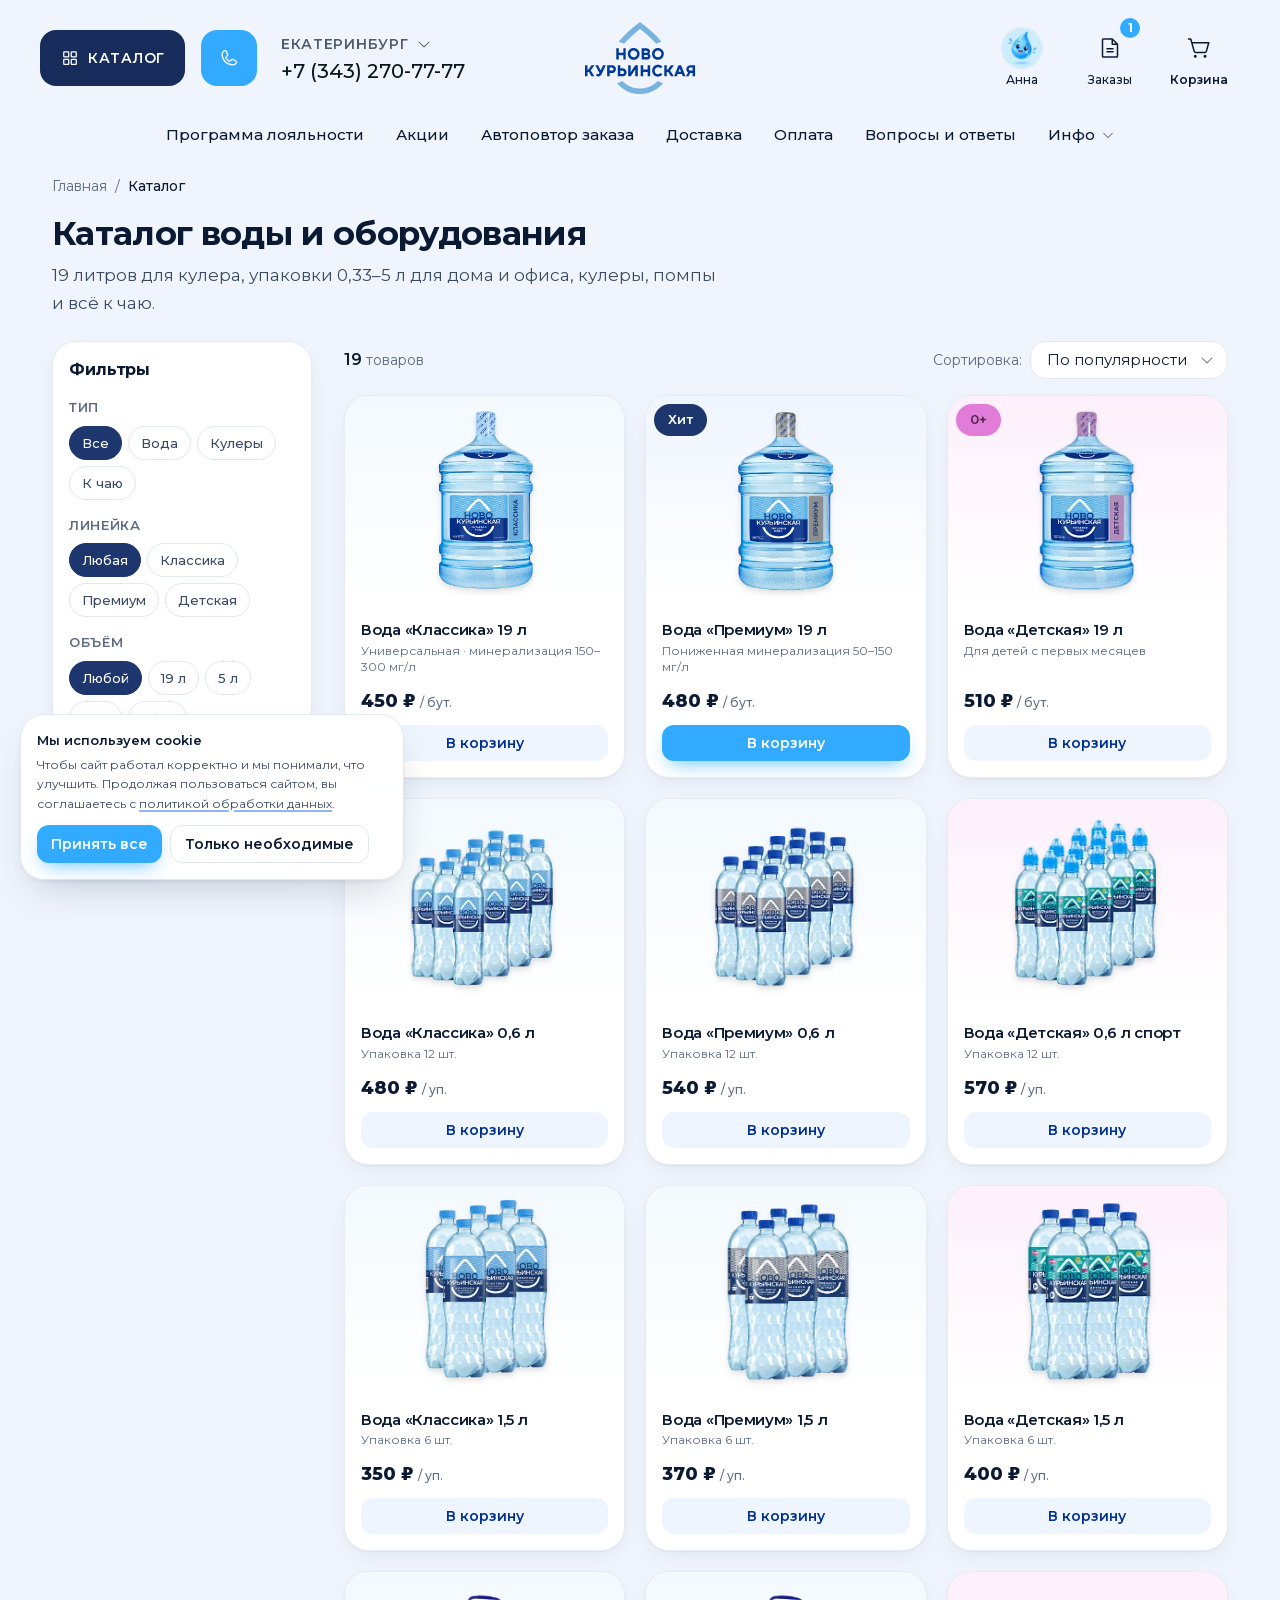
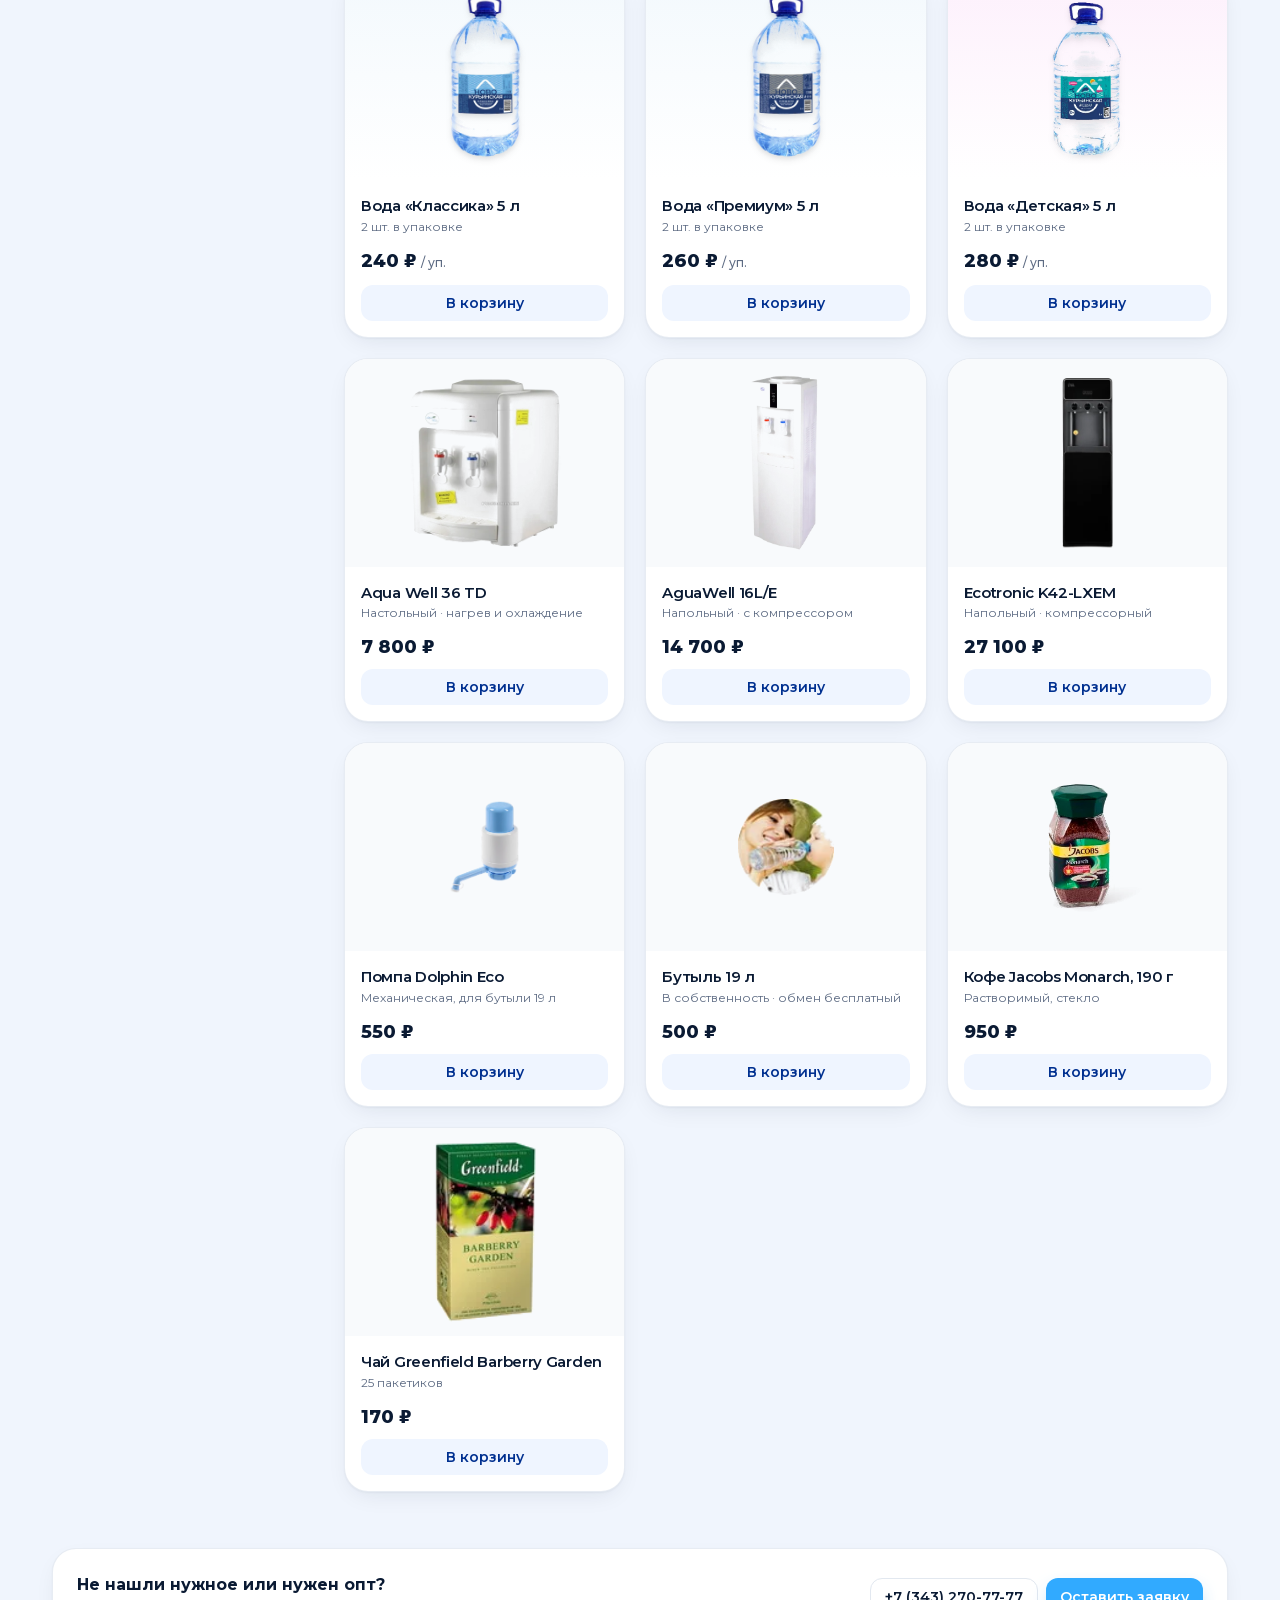
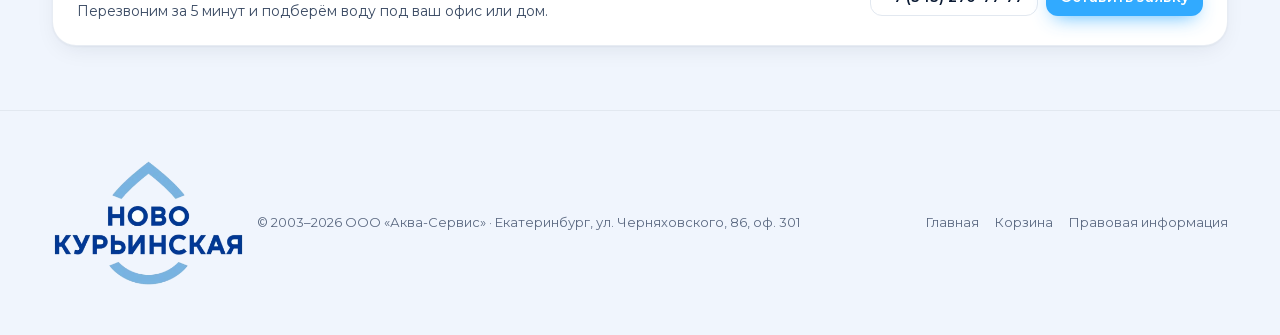
<file: catalog.html>
<!DOCTYPE html>
<html lang="ru" class="scroll-smooth">
<head>
<meta charset="utf-8">
<meta name="viewport" content="width=device-width, initial-scale=1">
<title>Каталог воды и оборудования — «Новокурьинская», Екатеринбург</title>
<meta name="description" content="Каталог питьевой воды «Новокурьинская»: бутыли 19 л, упаковки 0,33–5 л, кулеры, помпы, кофе и чай. Цены от 240 ₽. Доставка по Екатеринбургу.">
<link rel="canonical" href="https://www.novo-voda.ru/catalog/">
<meta name="theme-color" content="#003090">
<meta property="og:type" content="website">
<meta property="og:title" content="Каталог воды «Новокурьинская»">
<meta property="og:description" content="Бутыли 19 л, упаковки 0,33–5 л, кулеры и помпы. Цены от 240 ₽.">
<meta property="og:image" content="assets/img/water-classic-19.webp">
<link rel="preload" href="assets/fonts/montserrat-cyrillic.woff2" as="font" type="font/woff2" crossorigin>
<link rel="stylesheet" href="assets/app.css?v=bc37a5fb">
<link rel="icon" href="assets/img/favicon.svg" type="image/svg+xml">
  <link rel="icon" href="assets/img/favicon-32.png" sizes="32x32" type="image/png">
  <link rel="apple-touch-icon" href="assets/img/apple-touch-icon.png">
<script type="application/ld+json">
{
  "@context": "https://schema.org",
  "@type": "BreadcrumbList",
  "itemListElement": [
    {"@type":"ListItem","position":1,"name":"Главная","item":"https://www.novo-voda.ru/"},
    {"@type":"ListItem","position":2,"name":"Каталог","item":"https://www.novo-voda.ru/catalog/"}
  ]
}
</script>
</head>

<body class="no-tap" x-data>


<svg id="ph-sprite" width="0" height="0" aria-hidden="true" focusable="false" style="position:absolute">
<symbol id="ph-arrow-right" viewBox="0 0 256 256"><path d="M221.66,133.66l-72,72a8,8,0,0,1-11.32-11.32L196.69,136H40a8,8,0,0,1,0-16H196.69L138.34,61.66a8,8,0,0,1,11.32-11.32l72,72A8,8,0,0,1,221.66,133.66Z"/></symbol><symbol id="ph-beer-bottle" viewBox="0 0 256 256"><path d="M245.66,42.34l-32-32a8,8,0,0,0-11.32,11.32l1.48,1.47L148.65,64.51l-38.22,7.65a8.05,8.05,0,0,0-4.09,2.18L23,157.66a24,24,0,0,0,0,33.94L64.4,233a24,24,0,0,0,33.94,0l83.32-83.31a8,8,0,0,0,2.18-4.09l7.65-38.22,41.38-55.17,1.47,1.48a8,8,0,0,0,11.32-11.32ZM96,107.31,148.69,160,104,204.69,51.31,152ZM81.37,224a7.94,7.94,0,0,1-5.65-2.34L34.34,180.28a8,8,0,0,1,0-11.31L40,163.31,92.69,216,87,221.66A8,8,0,0,1,81.37,224ZM177.6,99.2a7.92,7.92,0,0,0-1.44,3.23l-7.53,37.63L160,148.69,107.31,96l8.63-8.63,37.63-7.53a7.92,7.92,0,0,0,3.23-1.44l58.45-43.84,6.19,6.19Z"/></symbol><symbol id="ph-caret-down" viewBox="0 0 256 256"><path d="M213.66,101.66l-80,80a8,8,0,0,1-11.32,0l-80-80A8,8,0,0,1,53.66,90.34L128,164.69l74.34-74.35a8,8,0,0,1,11.32,11.32Z"/></symbol><symbol id="ph-check" viewBox="0 0 256 256"><path d="M229.66,77.66l-128,128a8,8,0,0,1-11.32,0l-56-56a8,8,0,0,1,11.32-11.32L96,188.69,218.34,66.34a8,8,0,0,1,11.32,11.32Z"/></symbol><symbol id="ph-check-fat" viewBox="0 0 256 256"><path d="M243.31,90.91l-128.4,128.4a16,16,0,0,1-22.62,0l-71.62-72a16,16,0,0,1,0-22.61l20-20a16,16,0,0,1,22.58,0L104,144.22l96.76-95.57a16,16,0,0,1,22.59,0l19.95,19.54A16,16,0,0,1,243.31,90.91Z"/></symbol><symbol id="ph-coffee" viewBox="0 0 256 256"><path d="M80,56V24a8,8,0,0,1,16,0V56a8,8,0,0,1-16,0Zm40,8a8,8,0,0,0,8-8V24a8,8,0,0,0-16,0V56A8,8,0,0,0,120,64Zm32,0a8,8,0,0,0,8-8V24a8,8,0,0,0-16,0V56A8,8,0,0,0,152,64Zm96,56v8a40,40,0,0,1-37.51,39.91,96.59,96.59,0,0,1-27,40.09H208a8,8,0,0,1,0,16H32a8,8,0,0,1,0-16H56.54A96.3,96.3,0,0,1,24,136V88a8,8,0,0,1,8-8H208A40,40,0,0,1,248,120ZM200,96H40v40a80.27,80.27,0,0,0,45.12,72h69.76A80.27,80.27,0,0,0,200,136Zm32,24a24,24,0,0,0-16-22.62V136a95.78,95.78,0,0,1-1.2,15A24,24,0,0,0,232,128Z"/></symbol><symbol id="ph-cookie" viewBox="0 0 256 256"><path d="M164.49,163.51a12,12,0,1,1-17,0A12,12,0,0,1,164.49,163.51Zm-81-8a12,12,0,1,0,17,0A12,12,0,0,0,83.51,155.51Zm9-39a12,12,0,1,0-17,0A12,12,0,0,0,92.49,116.49Zm48-1a12,12,0,1,0,0,17A12,12,0,0,0,140.49,115.51ZM232,128A104,104,0,1,1,128,24a8,8,0,0,1,8,8,40,40,0,0,0,40,40,8,8,0,0,1,8,8,40,40,0,0,0,40,40A8,8,0,0,1,232,128Zm-16.31,7.39A56.13,56.13,0,0,1,168.5,87.5a56.13,56.13,0,0,1-47.89-47.19,88,88,0,1,0,95.08,95.08Z"/></symbol><symbol id="ph-cylinder" viewBox="0 0 256 256"><path d="M128,16C87.63,16,56,35.33,56,60V196c0,24.67,31.63,44,72,44s72-19.33,72-44V60C200,35.33,168.37,16,128,16Zm0,16c26.49,0,56,11.5,56,28s-29.51,28-56,28S72,76.5,72,60,101.51,32,128,32Zm0,192c-29.83,0-56-13.08-56-28V88c13.1,9.85,33.14,16,56,16s42.9-6.2,56-16V196C184,210.92,157.83,224,128,224Z"/></symbol><symbol id="ph-drop" viewBox="0 0 256 256"><path d="M174,47.75a254.19,254.19,0,0,0-41.45-38.3,8,8,0,0,0-9.18,0A254.19,254.19,0,0,0,82,47.75C54.51,79.32,40,112.6,40,144a88,88,0,0,0,176,0C216,112.6,201.49,79.32,174,47.75ZM128,216a72.08,72.08,0,0,1-72-72c0-57.23,55.47-105,72-118,16.53,13,72,60.75,72,118A72.08,72.08,0,0,1,128,216Zm55.89-62.66a57.6,57.6,0,0,1-46.56,46.55A8.75,8.75,0,0,1,136,200a8,8,0,0,1-1.32-15.89c16.57-2.79,30.63-16.85,33.44-33.45a8,8,0,0,1,15.78,2.68Z"/></symbol><symbol id="ph-eye" viewBox="0 0 256 256"><path d="M247.31,124.76c-.35-.79-8.82-19.58-27.65-38.41C194.57,61.26,162.88,48,128,48S61.43,61.26,36.34,86.35C17.51,105.18,9,124,8.69,124.76a8,8,0,0,0,0,6.5c.35.79,8.82,19.57,27.65,38.4C61.43,194.74,93.12,208,128,208s66.57-13.26,91.66-38.34c18.83-18.83,27.3-37.61,27.65-38.4A8,8,0,0,0,247.31,124.76ZM128,192c-30.78,0-57.67-11.19-79.93-33.25A133.47,133.47,0,0,1,25,128,133.33,133.33,0,0,1,48.07,97.25C70.33,75.19,97.22,64,128,64s57.67,11.19,79.93,33.25A133.46,133.46,0,0,1,231.05,128C223.84,141.46,192.43,192,128,192Zm0-112a48,48,0,1,0,48,48A48.05,48.05,0,0,0,128,80Zm0,80a32,32,0,1,1,32-32A32,32,0,0,1,128,160Z"/></symbol><symbol id="ph-eye-slash" viewBox="0 0 256 256"><path d="M53.92,34.62A8,8,0,1,0,42.08,45.38L61.32,66.55C25,88.84,9.38,123.2,8.69,124.76a8,8,0,0,0,0,6.5c.35.79,8.82,19.57,27.65,38.4C61.43,194.74,93.12,208,128,208a127.11,127.11,0,0,0,52.07-10.83l22,24.21a8,8,0,1,0,11.84-10.76Zm47.33,75.84,41.67,45.85a32,32,0,0,1-41.67-45.85ZM128,192c-30.78,0-57.67-11.19-79.93-33.25A133.16,133.16,0,0,1,25,128c4.69-8.79,19.66-33.39,47.35-49.38l18,19.75a48,48,0,0,0,63.66,70l14.73,16.2A112,112,0,0,1,128,192Zm6-95.43a8,8,0,0,1,3-15.72,48.16,48.16,0,0,1,38.77,42.64,8,8,0,0,1-7.22,8.71,6.39,6.39,0,0,1-.75,0,8,8,0,0,1-8-7.26A32.09,32.09,0,0,0,134,96.57Zm113.28,34.69c-.42.94-10.55,23.37-33.36,43.8a8,8,0,1,1-10.67-11.92A132.77,132.77,0,0,0,231.05,128a133.15,133.15,0,0,0-23.12-30.77C185.67,75.19,158.78,64,128,64a118.37,118.37,0,0,0-19.36,1.57A8,8,0,1,1,106,49.79,134,134,0,0,1,128,48c34.88,0,66.57,13.26,91.66,38.35,18.83,18.83,27.3,37.62,27.65,38.41A8,8,0,0,1,247.31,131.26Z"/></symbol><symbol id="ph-faders" viewBox="0 0 256 256"><path d="M136,120v96a8,8,0,0,1-16,0V120a8,8,0,0,1,16,0Zm64,72a8,8,0,0,0-8,8v16a8,8,0,0,0,16,0V200A8,8,0,0,0,200,192Zm24-32H208V40a8,8,0,0,0-16,0V160H176a8,8,0,0,0,0,16h48a8,8,0,0,0,0-16ZM56,160a8,8,0,0,0-8,8v48a8,8,0,0,0,16,0V168A8,8,0,0,0,56,160Zm24-32H64V40a8,8,0,0,0-16,0v88H32a8,8,0,0,0,0,16H80a8,8,0,0,0,0-16Zm72-48H136V40a8,8,0,0,0-16,0V80H104a8,8,0,0,0,0,16h48a8,8,0,0,0,0-16Z"/></symbol><symbol id="ph-file-text" viewBox="0 0 256 256"><path d="M213.66,82.34l-56-56A8,8,0,0,0,152,24H56A16,16,0,0,0,40,40V216a16,16,0,0,0,16,16H200a16,16,0,0,0,16-16V88A8,8,0,0,0,213.66,82.34ZM160,51.31,188.69,80H160ZM200,216H56V40h88V88a8,8,0,0,0,8,8h48V216Zm-32-80a8,8,0,0,1-8,8H96a8,8,0,0,1,0-16h64A8,8,0,0,1,168,136Zm0,32a8,8,0,0,1-8,8H96a8,8,0,0,1,0-16h64A8,8,0,0,1,168,168Z"/></symbol><symbol id="ph-fork-knife" viewBox="0 0 256 256"><path d="M72,88V40a8,8,0,0,1,16,0V88a8,8,0,0,1-16,0ZM216,40V224a8,8,0,0,1-16,0V176H152a8,8,0,0,1-8-8,268.75,268.75,0,0,1,7.22-56.88c9.78-40.49,28.32-67.63,53.63-78.47A8,8,0,0,1,216,40ZM200,53.9c-32.17,24.57-38.47,84.42-39.7,106.1H200ZM119.89,38.69a8,8,0,1,0-15.78,2.63L112,88.63a32,32,0,0,1-64,0l7.88-47.31a8,8,0,1,0-15.78-2.63l-8,48A8.17,8.17,0,0,0,32,88a48.07,48.07,0,0,0,40,47.32V224a8,8,0,0,0,16,0V135.32A48.07,48.07,0,0,0,128,88a8.17,8.17,0,0,0-.11-1.31Z"/></symbol><symbol id="ph-gift" viewBox="0 0 256 256"><path d="M216,72H180.92c.39-.33.79-.65,1.17-1A29.53,29.53,0,0,0,192,49.57,32.62,32.62,0,0,0,158.44,16,29.53,29.53,0,0,0,137,25.91a54.94,54.94,0,0,0-9,14.48,54.94,54.94,0,0,0-9-14.48A29.53,29.53,0,0,0,97.56,16,32.62,32.62,0,0,0,64,49.57,29.53,29.53,0,0,0,73.91,71c.38.33.78.65,1.17,1H40A16,16,0,0,0,24,88v32a16,16,0,0,0,16,16v64a16,16,0,0,0,16,16H200a16,16,0,0,0,16-16V136a16,16,0,0,0,16-16V88A16,16,0,0,0,216,72ZM149,36.51a13.69,13.69,0,0,1,10-4.5h.49A16.62,16.62,0,0,1,176,49.08a13.69,13.69,0,0,1-4.5,10c-9.49,8.4-25.24,11.36-35,12.4C137.7,60.89,141,45.5,149,36.51Zm-64.09.36A16.63,16.63,0,0,1,96.59,32h.49a13.69,13.69,0,0,1,10,4.5c8.39,9.48,11.35,25.2,12.39,34.92-9.72-1-25.44-4-34.92-12.39a13.69,13.69,0,0,1-4.5-10A16.6,16.6,0,0,1,84.87,36.87ZM40,88h80v32H40Zm16,48h64v64H56Zm144,64H136V136h64Zm16-80H136V88h80v32Z"/></symbol><symbol id="ph-list" viewBox="0 0 256 256"><path d="M224,128a8,8,0,0,1-8,8H40a8,8,0,0,1,0-16H216A8,8,0,0,1,224,128ZM40,72H216a8,8,0,0,0,0-16H40a8,8,0,0,0,0,16ZM216,184H40a8,8,0,0,0,0,16H216a8,8,0,0,0,0-16Z"/></symbol><symbol id="ph-map-pin" viewBox="0 0 256 256"><path d="M128,64a40,40,0,1,0,40,40A40,40,0,0,0,128,64Zm0,64a24,24,0,1,1,24-24A24,24,0,0,1,128,128Zm0-112a88.1,88.1,0,0,0-88,88c0,31.4,14.51,64.68,42,96.25a254.19,254.19,0,0,0,41.45,38.3,8,8,0,0,0,9.18,0A254.19,254.19,0,0,0,174,200.25c27.45-31.57,42-64.85,42-96.25A88.1,88.1,0,0,0,128,16Zm0,206c-16.53-13-72-60.75-72-118a72,72,0,0,1,144,0C200,161.23,144.53,209,128,222Z"/></symbol><symbol id="ph-phone" viewBox="0 0 256 256"><path d="M222.37,158.46l-47.11-21.11-.13-.06a16,16,0,0,0-15.17,1.4,8.12,8.12,0,0,0-.75.56L134.87,160c-15.42-7.49-31.34-23.29-38.83-38.51l20.78-24.71c.2-.25.39-.5.57-.77a16,16,0,0,0,1.32-15.06l0-.12L97.54,33.64a16,16,0,0,0-16.62-9.52A56.26,56.26,0,0,0,32,80c0,79.4,64.6,144,144,144a56.26,56.26,0,0,0,55.88-48.92A16,16,0,0,0,222.37,158.46ZM176,208A128.14,128.14,0,0,1,48,80,40.2,40.2,0,0,1,82.87,40a.61.61,0,0,0,0,.12l21,47L83.2,111.86a6.13,6.13,0,0,0-.57.77,16,16,0,0,0-1,15.7c9.06,18.53,27.73,37.06,46.46,46.11a16,16,0,0,0,15.75-1.14,8.44,8.44,0,0,0,.74-.56L168.89,152l47,21.05h0s.08,0,.11,0A40.21,40.21,0,0,1,176,208Z"/></symbol><symbol id="ph-shield-check" viewBox="0 0 256 256"><path d="M208,40H48A16,16,0,0,0,32,56v56c0,52.72,25.52,84.67,46.93,102.19,23.06,18.86,46,25.26,47,25.53a8,8,0,0,0,4.2,0c1-.27,23.91-6.67,47-25.53C198.48,196.67,224,164.72,224,112V56A16,16,0,0,0,208,40Zm0,72c0,37.07-13.66,67.16-40.6,89.42A129.3,129.3,0,0,1,128,223.62a128.25,128.25,0,0,1-38.92-21.81C61.82,179.51,48,149.3,48,112l0-56,160,0ZM82.34,141.66a8,8,0,0,1,11.32-11.32L112,148.69l50.34-50.35a8,8,0,0,1,11.32,11.32l-56,56a8,8,0,0,1-11.32,0Z"/></symbol><symbol id="ph-shopping-cart-simple" viewBox="0 0 256 256"><path d="M104,216a16,16,0,1,1-16-16A16,16,0,0,1,104,216Zm88-16a16,16,0,1,0,16,16A16,16,0,0,0,192,200ZM239.71,74.14l-25.64,92.28A24.06,24.06,0,0,1,191,184H92.16A24.06,24.06,0,0,1,69,166.42L33.92,40H16a8,8,0,0,1,0-16H40a8,8,0,0,1,7.71,5.86L57.19,64H232a8,8,0,0,1,7.71,10.14ZM221.47,80H61.64l22.81,82.14A8,8,0,0,0,92.16,168H191a8,8,0,0,0,7.71-5.86Z"/></symbol><symbol id="ph-sign-out" viewBox="0 0 256 256"><path d="M120,216a8,8,0,0,1-8,8H48a8,8,0,0,1-8-8V40a8,8,0,0,1,8-8h64a8,8,0,0,1,0,16H56V208h56A8,8,0,0,1,120,216Zm109.66-93.66-40-40a8,8,0,0,0-11.32,11.32L204.69,120H112a8,8,0,0,0,0,16h92.69l-26.35,26.34a8,8,0,0,0,11.32,11.32l40-40A8,8,0,0,0,229.66,122.34Z"/></symbol><symbol id="ph-squares-four" viewBox="0 0 256 256"><path d="M104,40H56A16,16,0,0,0,40,56v48a16,16,0,0,0,16,16h48a16,16,0,0,0,16-16V56A16,16,0,0,0,104,40Zm0,64H56V56h48v48Zm96-64H152a16,16,0,0,0-16,16v48a16,16,0,0,0,16,16h48a16,16,0,0,0,16-16V56A16,16,0,0,0,200,40Zm0,64H152V56h48v48Zm-96,32H56a16,16,0,0,0-16,16v48a16,16,0,0,0,16,16h48a16,16,0,0,0,16-16V152A16,16,0,0,0,104,136Zm0,64H56V152h48v48Zm96-64H152a16,16,0,0,0-16,16v48a16,16,0,0,0,16,16h48a16,16,0,0,0,16-16V152A16,16,0,0,0,200,136Zm0,64H152V152h48v48Z"/></symbol><symbol id="ph-star" viewBox="0 0 256 256"><path d="M239.18,97.26A16.38,16.38,0,0,0,224.92,86l-59-4.76L143.14,26.15a16.36,16.36,0,0,0-30.27,0L90.11,81.23,31.08,86a16.46,16.46,0,0,0-9.37,28.86l45,38.83L53,211.75a16.38,16.38,0,0,0,24.5,17.82L128,198.49l50.53,31.08A16.4,16.4,0,0,0,203,211.75l-13.76-58.07,45-38.83A16.43,16.43,0,0,0,239.18,97.26Zm-15.34,5.47-48.7,42a8,8,0,0,0-2.56,7.91l14.88,62.8a.37.37,0,0,1-.17.48c-.18.14-.23.11-.38,0l-54.72-33.65a8,8,0,0,0-8.38,0L69.09,215.94c-.15.09-.19.12-.38,0a.37.37,0,0,1-.17-.48l14.88-62.8a8,8,0,0,0-2.56-7.91l-48.7-42c-.12-.1-.23-.19-.13-.5s.18-.27.33-.29l63.92-5.16A8,8,0,0,0,103,91.86l24.62-59.61c.08-.17.11-.25.35-.25s.27.08.35.25L153,91.86a8,8,0,0,0,6.75,4.92l63.92,5.16c.15,0,.24,0,.33.29S224,102.63,223.84,102.73Z"/></symbol><symbol id="ph-trash" viewBox="0 0 256 256"><path d="M216,48H176V40a24,24,0,0,0-24-24H104A24,24,0,0,0,80,40v8H40a8,8,0,0,0,0,16h8V208a16,16,0,0,0,16,16H192a16,16,0,0,0,16-16V64h8a8,8,0,0,0,0-16ZM96,40a8,8,0,0,1,8-8h48a8,8,0,0,1,8,8v8H96Zm96,168H64V64H192ZM112,104v64a8,8,0,0,1-16,0V104a8,8,0,0,1,16,0Zm48,0v64a8,8,0,0,1-16,0V104a8,8,0,0,1,16,0Z"/></symbol><symbol id="ph-user" viewBox="0 0 256 256"><path d="M230.92,212c-15.23-26.33-38.7-45.21-66.09-54.16a72,72,0,1,0-73.66,0C63.78,166.78,40.31,185.66,25.08,212a8,8,0,1,0,13.85,8c18.84-32.56,52.14-52,89.07-52s70.23,19.44,89.07,52a8,8,0,1,0,13.85-8ZM72,96a56,56,0,1,1,56,56A56.06,56.06,0,0,1,72,96Z"/></symbol><symbol id="ph-wrench" viewBox="0 0 256 256"><path d="M226.76,69a8,8,0,0,0-12.84-2.88l-40.3,37.19-17.23-3.7-3.7-17.23,37.19-40.3A8,8,0,0,0,187,29.24,72,72,0,0,0,88,96,72.34,72.34,0,0,0,94,124.94L33.79,177c-.15.12-.29.26-.43.39a32,32,0,0,0,45.26,45.26c.13-.13.27-.28.39-.42L131.06,162A72,72,0,0,0,232,96,71.56,71.56,0,0,0,226.76,69ZM160,152a56.14,56.14,0,0,1-27.07-7,8,8,0,0,0-9.92,1.77L67.11,211.51a16,16,0,0,1-22.62-22.62L109.18,133a8,8,0,0,0,1.77-9.93,56,56,0,0,1,58.36-82.31l-31.2,33.81a8,8,0,0,0-1.94,7.1L141.83,108a8,8,0,0,0,6.14,6.14l26.35,5.66a8,8,0,0,0,7.1-1.94l33.81-31.2A56.06,56.06,0,0,1,160,152Z"/></symbol><symbol id="ph-x" viewBox="0 0 256 256"><path d="M205.66,194.34a8,8,0,0,1-11.32,11.32L128,139.31,61.66,205.66a8,8,0,0,1-11.32-11.32L116.69,128,50.34,61.66A8,8,0,0,1,61.66,50.34L128,116.69l66.34-66.35a8,8,0,0,1,11.32,11.32L139.31,128Z"/></symbol></svg>
<svg width="0" height="0" class="absolute" aria-hidden="true" focusable="false">
  <defs>
    <linearGradient id="nvDropGrad" x1="0.15" y1="0" x2="0.5" y2="1">
      <stop offset="0" stop-color="#9BDCF8"/>
      <stop offset="0.5" stop-color="#3C84E8"/>
      <stop offset="1" stop-color="#003090"/>
    </linearGradient>
    <linearGradient id="nvDropBg" x1="0" y1="0" x2="0.6" y2="1">
      <stop offset="0" stop-color="#EAF6FD"/>
      <stop offset="1" stop-color="#CFE8F8"/>
    </linearGradient>
  </defs>
  <symbol id="nv-drop-face" viewBox="0 0 48 48">
    <circle cx="24" cy="24" r="23" fill="url(#nvDropBg)"/>
    <path d="M24 8c0 0 13 14.2 13 22.4A13 13 0 0 1 11 30.4C11 22.2 24 8 24 8z" fill="url(#nvDropGrad)"/>
    <ellipse cx="18.4" cy="19.4" rx="2.6" ry="3.6" transform="rotate(-24 18.4 19.4)" fill="#fff" fill-opacity="0.5"/>
    <circle cx="19.4" cy="30.2" r="2.15" fill="#062A55"/>
    <circle cx="28.6" cy="30.2" r="2.15" fill="#062A55"/>
    <circle cx="20.1" cy="29.4" r="0.75" fill="#fff"/>
    <circle cx="29.3" cy="29.4" r="0.75" fill="#fff"/>
    <path d="M20.4 35.6c1.5 1.7 5.7 1.7 7.2 0" stroke="#062A55" stroke-width="2" stroke-linecap="round" fill="none"/>
    <ellipse cx="14.6" cy="33.4" rx="2" ry="1.4" fill="#FF9EB5" fill-opacity="0.75"/>
    <ellipse cx="33.4" cy="33.4" rx="2" ry="1.4" fill="#FF9EB5" fill-opacity="0.75"/>
  </symbol>
  <symbol id="nv-drop-face-sm" viewBox="0 0 48 48">
    <circle cx="24" cy="24" r="23" fill="url(#nvDropBg)"/>
    <path d="M24 8c0 0 13 14.2 13 22.4A13 13 0 0 1 11 30.4C11 22.2 24 8 24 8z" fill="url(#nvDropGrad)"/>
    <circle cx="19.4" cy="30.2" r="2.15" fill="#062A55"/>
    <circle cx="28.6" cy="30.2" r="2.15" fill="#062A55"/>
    <path d="M20.4 35.6c1.5 1.7 5.7 1.7 7.2 0" stroke="#062A55" stroke-width="2" stroke-linecap="round" fill="none"/>
  </symbol>
</svg>

<!-- ================= MODAL: ОБРАТНЫЙ ЗВОНОК ================= -->
<div x-data="callbackModal" @open-callback.window="show()" @keydown.escape.window="hide()">
  <div x-show="open" x-cloak class="fixed inset-0 z-[60] flex items-end justify-center p-0 sm:items-center sm:p-4">
    <div x-show="open" x-transition.opacity class="absolute inset-0 bg-ink/60 backdrop-blur-sm" @click="hide()"></div>

    <div x-show="open" x-transition:enter="transition duration-300 ease-smooth"
         x-transition:enter-start="opacity-0 translate-y-6 sm:scale-95" x-transition:enter-end="opacity-100 translate-y-0 sm:scale-100"
         x-transition:leave="transition duration-200" x-transition:leave-start="opacity-100" x-transition:leave-end="opacity-0"
         role="dialog" aria-modal="true" aria-labelledby="cb-title"
         class="relative w-full max-w-lg overflow-hidden rounded-t-4xl bg-white shadow-2xl sm:rounded-3xl">

      <!-- header -->
      <div class="flex items-start gap-3 border-b border-slate-100 bg-gradient-to-br from-navy-50 to-white px-5 py-4">
        <span class="grid h-11 w-11 shrink-0 place-items-center rounded-2xl bg-accent-500 text-white">
          <svg class="h-5 w-5" aria-hidden="true" viewBox="0 0 256 256" fill="currentColor"><use href="#ph-phone"/></svg>
        </span>
        <div class="min-w-0 flex-1">
          <h2 id="cb-title" class="text-lg font-bold leading-tight">Заказать звонок</h2>
          <p class="mt-0.5 text-[13px] text-ink-soft">Перезвоним в течение 5 минут и ответим на вопросы</p>
        </div>
        <button type="button" class="btn-icon !h-9 !w-9 !border-0 !bg-transparent" @click="hide()" aria-label="Закрыть">
          <svg class="h-5 w-5" aria-hidden="true" viewBox="0 0 256 256" fill="currentColor"><use href="#ph-x"/></svg>
        </button>
      </div>

      <!-- success -->
      <div x-show="sent" x-cloak class="px-5 py-10 text-center">
        <span class="mx-auto grid h-14 w-14 place-items-center rounded-full bg-accent-50 text-accent-600">
          <svg class="h-7 w-7" aria-hidden="true" viewBox="0 0 256 256" fill="currentColor"><use href="#ph-check"/></svg>
        </span>
        <h3 class="mt-4 text-lg font-bold">Заявка отправлена</h3>
        <p class="mx-auto mt-2 max-w-xs text-sm leading-relaxed text-ink-soft">
          Перезвоним на <strong class="text-ink" x-text="form.phone"></strong> в течение 5 минут в рабочее время (8:00–22:30).
        </p>
        <button type="button" class="btn-primary mt-5" @click="hide()">Хорошо</button>
      </div>

      <!-- form -->
      <form x-show="!sent" @submit.prevent="submit()" class="max-h-[70vh] space-y-3.5 overflow-y-auto px-5 py-5">

        <!-- тема: кастомный дропдаун -->
        <div class="relative" x-data="{ tOpen: false }" @keydown.escape.stop="tOpen = false">
          <span class="label" id="cb-topic-label">Тема обращения</span>
          <button type="button" @click="tOpen = !tOpen" @click.outside="tOpen = false" :aria-expanded="tOpen"
                  aria-labelledby="cb-topic-label" aria-haspopup="listbox"
                  class="field flex items-center justify-between gap-2 text-left"
                  :class="tOpen && '!border-accent-500 ring-4 ring-accent-500/15'">
            <span x-text="form.topic"></span>
            <svg class="h-4 w-4 shrink-0 text-ink-mute transition" :class="tOpen && 'rotate-180'" aria-hidden="true" viewBox="0 0 256 256" fill="currentColor"><use href="#ph-caret-down"/></svg>
          </button>

          <div x-show="tOpen" x-cloak x-transition.opacity.duration.150ms
               class="dropdown-panel left-0 right-0 top-full max-h-64 overflow-y-auto" role="listbox" aria-labelledby="cb-topic-label">
            <template x-for="t in topics" :key="t">
              <button type="button" role="option" :aria-selected="form.topic === t"
                      @click="form.topic = t; tOpen = false"
                      class="dropdown-item" :class="form.topic === t && 'dropdown-item-active'">
                <span x-text="t"></span>
                <svg x-show="form.topic === t" class="h-4 w-4 shrink-0 text-accent-600" aria-hidden="true" viewBox="0 0 256 256" fill="currentColor"><use href="#ph-check-fat"/></svg>
              </button>
            </template>
          </div>
        </div>

        <div class="grid gap-3 sm:grid-cols-2">
          <div>
            <label class="label" for="cb-name">ФИО <span class="text-sale-500">*</span></label>
            <input id="cb-name" type="text" autocomplete="name" required placeholder="Иванова Анна" class="field" x-model="form.name">
          </div>
          <div>
            <label class="label" for="cb-phone">Телефон <span class="text-sale-500">*</span></label>
            <input id="cb-phone" type="tel" inputmode="numeric" autocomplete="tel" required
                   placeholder="+7 (999) 999-99-99" class="field"
                   :value="form.phone" @input="onPhone($event)" @keydown="onPhoneKey($event)">
          </div>
        </div>

        <div>
          <label class="label" for="cb-email">Электронный адрес</label>
          <input id="cb-email" type="email" autocomplete="email" placeholder="mail@example.ru" class="field" x-model="form.email">
        </div>

        <div>
          <label class="label" for="cb-comment">Комментарий</label>
          <textarea id="cb-comment" rows="3" placeholder="Удобное время для звонка, адрес, вопрос" class="field resize-none" x-model="form.comment"></textarea>
        </div>

        <!-- согласие -->
        <label class="flex cursor-pointer items-start gap-3 rounded-2xl bg-slate-50 p-3.5 transition hover:bg-slate-100/70">
          <input type="checkbox" required x-model="form.consent" class="peer sr-only"><span class="checkbox" aria-hidden="true"><svg viewBox="0 0 256 256" fill="currentColor" aria-hidden="true"><use href="#ph-check-fat"/></svg></span>
          <span class="text-[14px] leading-relaxed text-ink-soft">
            Я ознакомился с <a href="#" class="link-underline">Политикой обработки персональных данных</a>
            и даю <a href="#" class="link-underline">Согласие на обработку персональных данных</a>
            в соответствии с ФЗ «О персональных данных» от 27.07.2006 №127-ФЗ
            <span class="text-sale-500">*</span>
          </span>
        </label>

        <div class="flex flex-col gap-2 pt-1 sm:flex-row-reverse sm:items-center">
          <button type="submit" class="btn-primary flex-1 !py-3.5" :disabled="!valid"
                  :class="!valid && '!bg-slate-200 !text-ink-mute !shadow-none'">Отправить</button>
          <button type="button" class="btn-ghost flex-1" @click="hide()">Отмена</button>
        </div>
      </form>
    </div>
  </div>
</div>


<!-- mobile sticky bar -->
<header x-data="headerScroll" class="sticky top-0 z-30 border-b transition-colors duration-300"
        :class="scrolled ? 'is-pinned border-slate-200 bg-white/95 backdrop-blur-[12px]' : 'border-transparent bg-transparent'">

  <!-- ===== телефон: город и телефон на виду, действия — в нижнем таббаре ===== -->
  <div x-data="cityPhone" class="lg:hidden">
    <div class="mx-auto grid w-full max-w-[1200px] grid-cols-[44px_1fr_44px] items-center gap-2 px-4 pb-2 pt-2.5">
      <button type="button" class="btn-icon -ml-1 shrink-0" @click="$dispatch('open-menu')" aria-label="Открыть меню">
        <svg class="h-5 w-5" aria-hidden="true" viewBox="0 0 256 256" fill="currentColor"><use href="#ph-list"/></svg>
      </button>

      <a href="index.html" class="flex justify-self-center" aria-label="Новокурьинская — на главную">
        <img src="assets/img/logo-novovoda.svg" alt="Вода «Новокурьинская»" width="111" height="72"
             class="h-10 w-auto" fetchpriority="high">
      </a>

      <button type="button" @click="$dispatch('open-callback')" aria-label="Заказать обратный звонок"
              class="grid h-11 w-11 shrink-0 place-items-center justify-self-end rounded-2xl bg-[#31aaff] text-white transition hover:bg-[#1b93eb]">
        <svg class="h-5 w-5" aria-hidden="true" viewBox="0 0 256 256" fill="currentColor"><use href="#ph-phone"/></svg>
      </button>
    </div>

    <div class="mx-auto flex w-full max-w-[1200px] items-center justify-between gap-3 px-4 pb-2.5">
      <button type="button" @click="$dispatch('open-city-sheet')"
              class="inline-flex min-w-0 items-center gap-1 text-[13px] font-semibold uppercase tracking-[0.5px] text-[#0a1a33]/75 transition hover:text-[#1b93eb]"
              aria-label="Выбрать город доставки">
        <svg class="h-3.5 w-3.5 shrink-0 text-[#1b93eb]" aria-hidden="true" viewBox="0 0 256 256" fill="currentColor"><use href="#ph-map-pin"/></svg>
        <span class="truncate" x-text="city">Екатеринбург</span>
        <svg class="hidden h-3 w-3 shrink-0 min-[360px]:block" aria-hidden="true" viewBox="0 0 256 256" fill="currentColor"><use href="#ph-caret-down"/></svg>
      </button>

      <a :href="'tel:' + phone.raw" :aria-label="'Позвонить: ' + phone.pretty"
         class="shrink-0 whitespace-nowrap text-[13px] font-semibold text-[#071621] transition hover:text-[#1b93eb] min-[380px]:text-[14px]"
         x-text="phone.pretty">+7 (343) 270-77-77</a>
    </div>
  </div>

  <!-- ===== десктоп ===== -->
  <div class="mx-auto hidden w-full max-w-[1200px] items-center gap-5 py-4 lg:flex">
    <div class="flex min-w-0 flex-1 items-center gap-6">
      <div class="flex shrink-0 items-center gap-4">
        <div class="relative" x-data="{ mega: false, t: null }"
             @mouseenter="clearTimeout(t); mega = true" @mouseleave="t = setTimeout(() => mega = false, 180)"
             @focusin="mega = true" @focusout="if (!$el.contains($event.relatedTarget)) mega = false"
             @keydown.escape="mega = false">
          <a href="catalog.html" class="inline-flex items-center gap-2 rounded-2xl bg-[#172c5a] px-5 py-4 text-[14px] font-semibold uppercase leading-6 tracking-[0.7px] text-white" :aria-expanded="mega" aria-haspopup="true">
            <svg class="h-5 w-5" aria-hidden="true" viewBox="0 0 256 256" fill="currentColor"><use href="#ph-squares-four"/></svg>
            Каталог
          </a>

          <div x-show="mega" x-cloak x-transition.opacity.duration.150ms
               class="absolute left-0 top-full z-40 mt-2 w-[600px] overflow-hidden rounded-3xl border border-slate-200 bg-white p-3 shadow-lift">
            <div class="grid grid-cols-2 gap-x-2 gap-y-0.5">
            <a href="catalog.html" class="group flex items-center gap-3 rounded-2xl p-2.5 transition hover:bg-navy-50">
              <span class="grid h-10 w-10 shrink-0 place-items-center rounded-full border border-slate-200 bg-white text-accent-500 transition group-hover:border-accent-200 group-hover:text-accent-600">
                <svg class="h-5 w-5" viewBox="0 0 256 256" fill="currentColor" aria-hidden="true"><use href="#ph-drop"/></svg>
              </span>
              <span class="text-[14px] font-semibold leading-tight text-ink transition group-hover:text-navy-700">Вода</span>
            </a>
            <a href="catalog.html" class="group flex items-center gap-3 rounded-2xl p-2.5 transition hover:bg-navy-50">
              <span class="grid h-10 w-10 shrink-0 place-items-center rounded-full border border-slate-200 bg-white text-accent-500 transition group-hover:border-accent-200 group-hover:text-accent-600">
                <svg class="h-5 w-5" viewBox="0 0 256 256" fill="currentColor" aria-hidden="true"><use href="#ph-gift"/></svg>
              </span>
              <span class="text-[14px] font-semibold leading-tight text-ink transition group-hover:text-navy-700">Комбо-наборы</span>
            </a>
            <a href="catalog.html#goods" class="group flex items-center gap-3 rounded-2xl p-2.5 transition hover:bg-navy-50">
              <span class="grid h-10 w-10 shrink-0 place-items-center rounded-full border border-slate-200 bg-white text-accent-500 transition group-hover:border-accent-200 group-hover:text-accent-600">
                <svg class="h-5 w-5" viewBox="0 0 256 256" fill="currentColor" aria-hidden="true"><use href="#ph-coffee"/></svg>
              </span>
              <span class="text-[14px] font-semibold leading-tight text-ink transition group-hover:text-navy-700">Кофе и чай</span>
            </a>
            <a href="catalog.html#goods" class="group flex items-center gap-3 rounded-2xl p-2.5 transition hover:bg-navy-50">
              <span class="grid h-10 w-10 shrink-0 place-items-center rounded-full border border-slate-200 bg-white text-accent-500 transition group-hover:border-accent-200 group-hover:text-accent-600">
                <svg class="h-5 w-5" viewBox="0 0 256 256" fill="currentColor" aria-hidden="true"><use href="#ph-cookie"/></svg>
              </span>
              <span class="text-[14px] font-semibold leading-tight text-ink transition group-hover:text-navy-700">Сладости</span>
            </a>
            <a href="catalog.html#goods" class="group flex items-center gap-3 rounded-2xl p-2.5 transition hover:bg-navy-50">
              <span class="grid h-10 w-10 shrink-0 place-items-center rounded-full border border-slate-200 bg-white text-accent-500 transition group-hover:border-accent-200 group-hover:text-accent-600">
                <svg class="h-5 w-5" viewBox="0 0 256 256" fill="currentColor" aria-hidden="true"><use href="#ph-fork-knife"/></svg>
              </span>
              <span class="text-[14px] font-semibold leading-tight text-ink transition group-hover:text-navy-700">Одноразовая посуда</span>
            </a>
            <a href="catalog.html#coolers" class="group flex items-center gap-3 rounded-2xl p-2.5 transition hover:bg-navy-50">
              <span class="grid h-10 w-10 shrink-0 place-items-center rounded-full border border-slate-200 bg-white text-accent-500 transition group-hover:border-accent-200 group-hover:text-accent-600">
                <svg class="h-5 w-5" viewBox="0 0 256 256" fill="currentColor" aria-hidden="true"><use href="#ph-cylinder"/></svg>
              </span>
              <span class="text-[14px] font-semibold leading-tight text-ink transition group-hover:text-navy-700">Кулеры и помпы</span>
            </a>
            <a href="index.html#faq" class="group flex items-center gap-3 rounded-2xl p-2.5 transition hover:bg-navy-50">
              <span class="grid h-10 w-10 shrink-0 place-items-center rounded-full border border-slate-200 bg-white text-accent-500 transition group-hover:border-accent-200 group-hover:text-accent-600">
                <svg class="h-5 w-5" viewBox="0 0 256 256" fill="currentColor" aria-hidden="true"><use href="#ph-shield-check"/></svg>
              </span>
              <span class="text-[14px] font-semibold leading-tight text-ink transition group-hover:text-navy-700">Профилактика</span>
            </a>
            <a href="index.html#faq" class="group flex items-center gap-3 rounded-2xl p-2.5 transition hover:bg-navy-50">
              <span class="grid h-10 w-10 shrink-0 place-items-center rounded-full border border-slate-200 bg-white text-accent-500 transition group-hover:border-accent-200 group-hover:text-accent-600">
                <svg class="h-5 w-5" viewBox="0 0 256 256" fill="currentColor" aria-hidden="true"><use href="#ph-wrench"/></svg>
              </span>
              <span class="text-[14px] font-semibold leading-tight text-ink transition group-hover:text-navy-700">Ремонт</span>
            </a>
            <a href="catalog.html" class="group flex items-center gap-3 rounded-2xl p-2.5 transition hover:bg-navy-50">
              <span class="grid h-10 w-10 shrink-0 place-items-center rounded-full border border-slate-200 bg-white text-accent-500 transition group-hover:border-accent-200 group-hover:text-accent-600">
                <svg class="h-5 w-5" viewBox="0 0 256 256" fill="currentColor" aria-hidden="true"><use href="#ph-beer-bottle"/></svg>
              </span>
              <span class="text-[14px] font-semibold leading-tight text-ink transition group-hover:text-navy-700">Тара</span>
            </a>
            </div>
            <div class="mt-2 flex items-center justify-between gap-3 rounded-2xl bg-deep-50 px-4 py-3">
              <p class="text-[13px] font-semibold leading-snug text-deep-700">Не знаете, что выбрать?<br>Подберём за 5 минут</p>
              <button type="button" @click="$dispatch('open-callback')" class="btn-deep btn-sm shrink-0">Заказать звонок</button>
            </div>
          </div>
        </div>

        <button type="button" @click="$dispatch('open-callback')"
                class="grid shrink-0 place-items-center rounded-2xl bg-[#31aaff] p-[18px] text-white transition hover:bg-[#1b93eb]"
                aria-label="Заказать обратный звонок">
          <svg class="h-5 w-5" aria-hidden="true" viewBox="0 0 256 256" fill="currentColor"><use href="#ph-phone"/></svg>
        </button>
      </div>

      <div class="flex min-w-0 flex-col justify-center gap-1" x-data="cityPhone">
        <div x-data="cityPicker" class="relative">
          <button type="button" @click="open = !open" @click.outside="open = false" :aria-expanded="open"
                  class="flex items-center gap-2 rounded-lg text-[14px] font-semibold uppercase tracking-[0.7px] text-[#0a1a33]/70 transition hover:text-[#1b93eb]">
            <span x-text="city"></span>
            <svg class="h-4 w-4 shrink-0 transition" :class="open && 'rotate-180'" aria-hidden="true" viewBox="0 0 256 256" fill="currentColor"><use href="#ph-caret-down"/></svg>
          </button>
          <div x-show="open" x-cloak x-transition.opacity.duration.150ms class="dropdown-panel left-0 top-full mt-2 w-60">
            <p class="px-3 py-1.5 text-[12px] font-semibold uppercase tracking-wider text-ink-mute">Доставляем в 11 городах</p>
            <div class="max-h-72 overflow-y-auto">
              <template x-for="c in cities" :key="c">
                <button type="button" @click="pick(c)" class="dropdown-item" :class="city === c && 'dropdown-item-active'">
                  <span x-text="c"></span>
                  <svg x-show="city === c" class="h-3.5 w-3.5 shrink-0 text-navy-600" aria-hidden="true" viewBox="0 0 256 256" fill="currentColor"><use href="#ph-check-fat"/></svg>
                </button>
              </template>
            </div>
          </div>
        </div>
        <a :href="'tel:' + phone.raw" :aria-label="'Позвонить: ' + phone.pretty"
           class="whitespace-nowrap text-[18px] font-medium leading-6 text-[#071621] transition hover:text-[#1b93eb] lg:text-[20px]"
           x-text="phone.pretty">+7 (343) 270-77-77</a>
      </div>
    </div>

    <a href="index.html" class="flex shrink-0 items-center justify-center" aria-label="Новокурьинская — на главную">
      <img src="assets/img/logo-novovoda.svg" alt="Вода «Новокурьинская»" width="111" height="72"
           class="h-[60px] w-auto lg:h-[72px]" fetchpriority="high">
    </a>

    <div class="flex min-w-0 flex-1 items-center justify-end">
      <div class="flex items-center gap-1 sm:gap-2" x-data="cartFlyout"
     @mouseleave="scheduleClose()">

      <!-- профиль -->
      <div x-data="accountMenu" class="relative max-sm:static"
           @mouseenter="openMenu()" @mouseleave="scheduleClose()"
           @focusin="cancelClose()" @click.outside="closeNow()" @focusout="if (!$el.contains($event.relatedTarget)) closeNow()"
           @keydown.escape="closeNow()">
        <button type="button" @click="plateClick($event)" :aria-expanded="open"
                :aria-label="logged ? 'Профиль — ' + name : 'Войти в личный кабинет'"
                class="group flex min-w-[56px] flex-col items-center gap-1 rounded-2xl p-2 text-ink transition-colors duration-200 min-[380px]:min-w-[64px] min-[380px]:p-3 sm:min-w-[80px]"
                :class="scrolled ? 'hover:bg-[#f1f5f9]' : 'hover:bg-white'">
          <span class="relative grid h-10 w-10 place-items-center">
            <template x-if="!logged">
              <svg class="h-6 w-6" aria-hidden="true" viewBox="0 0 256 256" fill="currentColor"><use href="#ph-user"/></svg>
            </template>
            <template x-if="logged && !avatarSrc">
              <svg class="h-10 w-10 overflow-hidden rounded-full shadow-[0_0_0_1px_#e2e8f0]" viewBox="0 0 48 48" aria-hidden="true"><use href="#nv-drop-face"/></svg>
            </template>
            <template x-if="logged && avatarSrc">
              <img :src="avatarSrc" alt="" width="40" height="40" class="h-10 w-10 rounded-full object-cover shadow-[0_0_0_1px_#e2e8f0]">
            </template>
          </span>
          <span class="hidden whitespace-nowrap text-[12px] font-medium leading-4 text-[#0a1a33] min-[380px]:block" x-text="logged ? firstName : 'Войти'"></span>
        </button>

        <!-- мостик через зазор mt-3: пока курсор идёт от плашки к панели,
             он остаётся внутри обёртки и меню не закрывается -->
        <div x-show="open && canHover" x-cloak aria-hidden="true" class="absolute right-0 top-full h-4 w-[21rem]"></div>

        <div x-show="open" x-cloak x-transition.opacity.duration.150ms
             class="dropdown-panel right-0 top-full mt-3 w-[21rem] !p-0 max-sm:left-4 max-sm:right-4 max-sm:mt-1 max-sm:w-auto">
          <div class="flex items-center gap-3.5 border-b border-slate-100 bg-gradient-to-br from-navy-50 to-white p-4">
            <span class="grid h-14 w-14 shrink-0 place-items-center overflow-hidden rounded-2xl ring-1 ring-navy-100">
              <template x-if="!avatarSrc">
                <svg class="h-full w-full" viewBox="0 0 48 48" aria-hidden="true"><use href="#nv-drop-face"/></svg>
              </template>
              <template x-if="avatarSrc">
                <img :src="avatarSrc" alt="" width="56" height="56" class="h-full w-full object-cover">
              </template>
            </span>
            <div class="min-w-0">
              <p class="truncate text-[16px] font-bold leading-6" x-text="logged ? name : 'Гость'"></p>
              <p class="truncate text-[13px] leading-5 text-ink-mute" x-text="logged ? email : 'Войдите, чтобы видеть заказы'"></p>
            </div>
          </div>

          <nav class="p-2" aria-label="Личный кабинет">
            <a href="account.html" class="dropdown-item !justify-start !gap-3 !px-3.5 !py-2.5 text-[16px]">
              <svg class="h-5 w-5 shrink-0 text-ink-mute" aria-hidden="true" viewBox="0 0 256 256" fill="currentColor"><use href="#ph-user"/></svg>
              Личный кабинет
            </a>
            <a href="orders.html" class="dropdown-item !justify-start !gap-3 !px-3.5 !py-2.5 text-[16px]">
              <svg class="h-5 w-5 shrink-0 text-ink-mute" aria-hidden="true" viewBox="0 0 256 256" fill="currentColor"><use href="#ph-file-text"/></svg>
              Мои заказы
            </a>
            <a href="account.html#bonuses" class="dropdown-item !justify-start !gap-3 !px-3.5 !py-2.5 text-[16px]">
              <svg class="h-5 w-5 shrink-0 text-ink-mute" aria-hidden="true" viewBox="0 0 256 256" fill="currentColor"><use href="#ph-star"/></svg>
              <span class="flex-1">Бонусы</span>
              <span class="pill bg-accent-50 !px-2.5 !py-1 text-[13px] text-accent-700" x-text="bonus + ' б.'"></span>
            </a>
            <a href="account.html#addresses" class="dropdown-item !justify-start !gap-3 !px-3.5 !py-2.5 text-[16px]">
              <svg class="h-5 w-5 shrink-0 text-ink-mute" aria-hidden="true" viewBox="0 0 256 256" fill="currentColor"><use href="#ph-map-pin"/></svg>
              Адреса доставки
            </a>
            <button type="button" @click="logged ? toggleAuth() : (open = false, $dispatch('open-auth', 'login'))"
                    class="dropdown-item !justify-start !gap-3 !px-3.5 !py-2.5 mt-1 border-t border-slate-100 text-[16px] !text-sale-600 hover:!bg-sale-50">
              <svg class="h-5 w-5 shrink-0" aria-hidden="true" viewBox="0 0 256 256" fill="currentColor"><use href="#ph-sign-out"/></svg>
              <span x-text="logged ? 'Выйти' : 'Войти'"></span>
            </button>
          </nav>
        </div>
      </div>

      <!-- заказы -->
      <a href="orders.html" @mouseenter="scheduleClose()"
         class="group relative flex min-w-[56px] flex-col items-center gap-1 rounded-2xl p-2 text-ink transition-colors duration-200 min-[380px]:min-w-[64px] min-[380px]:p-3 sm:min-w-[80px]"
           :class="scrolled ? 'hover:bg-[#f1f5f9]' : 'hover:bg-white'">
        <span class="relative grid h-10 w-10 place-items-center">
          <svg class="h-6 w-6" aria-hidden="true" viewBox="0 0 256 256" fill="currentColor"><use href="#ph-file-text"/></svg>
          <span x-show="$store.orders.activeCount > 0" x-cloak
                class="absolute -right-2.5 -top-2.5 grid h-5 min-w-[20px] place-items-center rounded-full bg-[#31aaff] px-1 text-[12px] font-bold leading-3 text-white"
                x-text="$store.orders.activeCount"></span>
        </span>
        <span class="hidden whitespace-nowrap text-[12px] font-medium leading-4 text-[#0a1a33] min-[380px]:block">Заказы</span>
      </a>

      <!-- корзина + выпадающее меню -->
      <div class="relative" @mouseenter="show()">
        <a href="cart.html"
           class="group relative flex min-w-[56px] flex-col items-center gap-1 rounded-2xl p-2 text-ink transition-colors duration-200 min-[380px]:min-w-[64px] min-[380px]:p-3 sm:min-w-[80px]"
           :class="scrolled ? 'hover:bg-[#f1f5f9]' : 'hover:bg-white'">
          <span class="relative grid h-10 w-10 place-items-center">
            <svg class="h-6 w-6" aria-hidden="true" viewBox="0 0 256 256" fill="currentColor"><use href="#ph-shopping-cart-simple"/></svg>
            <span x-show="$store.cart.count > 0" x-cloak
                  class="absolute -right-2.5 -top-2.5 grid h-5 min-w-[20px] place-items-center rounded-full bg-[#31aaff] px-1 text-[12px] font-bold leading-3 text-white"
                  x-text="$store.cart.count"></span>
          </span>
          <span class="hidden whitespace-nowrap text-[12px] font-semibold leading-4 text-[#0a1a33] min-[380px]:block"
                x-text="$store.cart.count > 0 ? $store.cart.totalLabel : 'Корзина'">Корзина</span>
        </a>

        <div x-show="open && $store.cart.count > 0" x-cloak x-transition.opacity.duration.150ms
             class="absolute right-0 top-full z-40 mt-2 w-[480px] max-w-[calc(100vw-2rem)] overflow-hidden rounded-3xl border border-slate-200 bg-white shadow-lift">
          <div class="flex items-center justify-between border-b border-slate-100 px-4 py-3">
            <p class="text-[15px] font-bold">Основные товары <span class="text-ink-mute" x-text="$store.cart.count"></span></p>
            <button type="button" class="text-[13px] font-medium text-navy-600 hover:underline" @click="$store.cart.clear()">Очистить список</button>
          </div>

          <div class="max-h-[320px] overflow-y-auto px-4 py-1">
            <template x-for="line in $store.cart.lines" :key="line.sku">
              <div class="flex items-center gap-3 border-b border-slate-100 py-3 last:border-0">
                <img :src="line.product.img" alt="" width="48" height="48" loading="lazy"
                     class="h-12 w-12 shrink-0 rounded-xl bg-slate-50 object-contain p-0.5">
                <div class="min-w-0 flex-1">
                  <p class="text-[16px] font-semibold leading-snug" x-text="line.product.name"></p>
                  <p class="mt-0.5 text-[12px] text-ink-mute">
                    <span x-text="line.qty"></span> шт. · <span x-text="line.product.volume"></span>
                  </p>
                </div>
                <p class="shrink-0 text-[16px] font-bold" x-text="fmt(line.total)"></p>
                <button type="button" class="shrink-0 rounded-lg p-1 text-ink-mute transition hover:bg-sale-50 hover:text-sale-500"
                        @click="$store.cart.remove(line.sku)" :aria-label="'Удалить: ' + line.product.name">
                  <svg class="h-4 w-4" aria-hidden="true" viewBox="0 0 256 256" fill="currentColor"><use href="#ph-trash"/></svg>
                </button>
              </div>
            </template>
          </div>

          <div class="border-t border-slate-100 p-4">
            <div class="flex items-end justify-between gap-3">
              <div>
                <p class="text-[13px] text-ink-mute">Итого:</p>
                <p class="text-2xl font-bold tracking-[-0.02em]" x-text="$store.cart.totalLabel"></p>
              </div>
              <a href="cart.html" class="btn-primary btn-sm">В корзину</a>
            </div>
            <p class="mt-2 text-[12px] text-ink-mute" x-show="$store.cart.freeDeliveryLeft > 0">
              До бесплатной доставки <span class="font-semibold text-ink" x-text="$store.cart.freeDeliveryLeft + ' ₽'"></span>
            </p>
            <p class="mt-2 text-[12px] font-semibold text-accent-700" x-show="$store.cart.freeDeliveryLeft === 0" x-cloak>
              Доставка бесплатная
            </p>
          </div>
        </div>
      </div>
    </div>
    </div>
  </div>

  <!-- строка 2: разделы -->
  <div class="hidden lg:block">
    <div data-nav class="mx-auto flex w-full max-w-[1240px] items-center justify-center gap-1 px-8 pb-1">
      <a data-nav-item href="index.html#loyalty" class="nav-link">Программа лояльности</a>
      <a data-nav-item href="index.html#promo" class="nav-link">Акции</a>
      <a data-nav-item href="index.html#promo" class="nav-link">Автоповтор заказа</a>
      <a data-nav-item href="index.html#delivery" class="nav-link">Доставка</a>
      <a data-nav-item href="index.html#delivery" class="nav-link">Оплата</a>
      <a data-nav-item href="index.html#faq" class="nav-link">Вопросы и ответы</a>
      <div data-nav-item data-nav-title="Инфо" class="relative shrink-0" x-data="{ open: false }"
           @mouseenter="open = true" @mouseleave="open = false" @focusin="open = true" @focusout="if (!$el.contains($event.relatedTarget)) open = false" @keydown.escape="open = false">
          <a href="#" class="nav-link inline-flex items-center gap-1.5" :aria-expanded="open" aria-haspopup="true">
            Инфо
            <svg class="h-3.5 w-3.5 shrink-0 text-ink-mute transition" :class="open && 'rotate-180'" aria-hidden="true" viewBox="0 0 256 256" fill="currentColor"><use href="#ph-caret-down"/></svg>
          </a>
          <div data-nav-children x-show="open" x-cloak x-transition.opacity.duration.150ms
               class="dropdown-panel left-0 top-full mt-3 w-[520px] !p-2">
            <div class="grid grid-cols-2 gap-x-2 gap-y-0.5">
              <a href="index.html#about" class="dropdown-item !justify-start">Компания</a>
              <a href="#" class="dropdown-item !justify-start">Контакты</a>
              <a href="index.html#faq" class="dropdown-item !justify-start">Профилактика</a>
              <a href="#" class="dropdown-item !justify-start">Новости</a>
              <a href="#" class="dropdown-item !justify-start">Документы на воду</a>
              <a href="#" class="dropdown-item !justify-start">Оптовым клиентам</a>
              <a href="index.html#about" class="dropdown-item !justify-start">Производство</a>
              <a href="#" class="dropdown-item !justify-start">Правовая информация</a>
              <a href="#" class="dropdown-item !justify-start">Блог</a>
              <a href="#" class="dropdown-item !justify-start">Вакансии</a>
            </div>
          </div>
        </div>
      <div data-nav-more class="relative hidden shrink-0" x-data="{ open: false }"
           @mouseenter="open = true" @mouseleave="open = false" @focusin="open = true"
           @focusout="if (!$el.contains($event.relatedTarget)) open = false" @keydown.escape="open = false">
        <button type="button" :aria-expanded="open" aria-haspopup="true"
                class="nav-link inline-flex items-center gap-1.5 font-semibold">
          Ещё
          <svg class="h-3.5 w-3.5 shrink-0 text-ink-mute transition" :class="open && 'rotate-180'" aria-hidden="true" viewBox="0 0 256 256" fill="currentColor"><use href="#ph-caret-down"/></svg>
        </button>
        <div x-show="open" x-cloak x-transition.opacity.duration.150ms
             class="dropdown-panel right-0 top-full mt-3 w-64">
          <div data-more-list></div>
        </div>
      </div>
    </div>
  </div>

</header>

<div x-data="{ open: false }" @open-menu.window="open = true" @keydown.escape.window="open = false">
  <div x-show="open" x-cloak class="fixed inset-0 z-50 lg:hidden">
    <div x-show="open" x-transition.opacity class="absolute inset-0 bg-ink/50" @click="open = false"></div>
    <div x-show="open" x-transition:enter="transition duration-300 ease-smooth" x-transition:enter-start="-translate-x-full" x-transition:enter-end="translate-x-0"
         x-transition:leave="transition duration-200" x-transition:leave-start="translate-x-0" x-transition:leave-end="-translate-x-full"
         class="absolute inset-y-0 left-0 flex w-[86%] max-w-sm flex-col bg-white shadow-2xl">
      <div class="flex items-center justify-between border-b border-slate-200 px-4 py-3.5">
        <span class="font-bold">Меню</span>
        <button type="button" class="btn-icon !border-0 !bg-transparent" @click="open = false" aria-label="Закрыть меню">
          <svg class="h-5 w-5" aria-hidden="true" viewBox="0 0 256 256" fill="currentColor"><use href="#ph-x"/></svg>
        </button>
      </div>
      <nav class="flex-1 overflow-y-auto px-2 py-3" aria-label="Мобильная навигация">
        <a href="tel:+73432707777" class="mx-2 mb-3 flex items-center gap-3 rounded-2xl bg-navy-50 px-4 py-3.5">
          <span class="grid h-10 w-10 place-items-center rounded-xl bg-white text-navy-600">
            <svg class="h-5 w-5" aria-hidden="true" viewBox="0 0 256 256" fill="currentColor"><use href="#ph-phone"/></svg>
          </span>
          <span class="leading-tight">
            <span class="block text-[12px] uppercase tracking-wider text-ink-mute">Заказ по телефону</span>
            <span class="block font-bold">+7 (343) 270-77-77</span>
          </span>
        </a>
        <div class="mx-2 mb-3 rounded-2xl border border-slate-200 px-3 py-2.5" x-data="cityPhone">
          <p class="text-[12px] font-semibold uppercase tracking-wider text-ink-mute">Город доставки</p>
          <button type="button" @click="open = false; $dispatch('open-city-sheet')"
                  class="mt-1 flex w-full items-center justify-between gap-2 text-left">
            <span class="flex items-center gap-1.5 text-[16px] font-semibold text-ink">
              <svg class="h-4 w-4 text-navy-500" aria-hidden="true" viewBox="0 0 256 256" fill="currentColor"><use href="#ph-map-pin"/></svg>
              <span x-text="city"></span>
            </span>
            <svg class="h-4 w-4 text-ink-mute" aria-hidden="true" viewBox="0 0 256 256" fill="currentColor"><use href="#ph-caret-down"/></svg>
          </button>
        </div>
        <button type="button" @click="open = false; $dispatch('open-callback')" class="flex w-full items-center justify-between rounded-xl px-4 py-3 text-[15px] font-medium hover:bg-slate-50">Заказать звонок <span class="text-ink-mute">→</span></button>
        <a href="catalog.html" class="flex items-center justify-between rounded-xl px-4 py-3 text-[15px] font-medium hover:bg-slate-50">Каталог воды <span class="text-ink-mute">→</span></a>
        <a href="#coolers" class="flex items-center justify-between rounded-xl px-4 py-3 text-[15px] font-medium hover:bg-slate-50">Кулеры и помпы <span class="text-ink-mute">→</span></a>
        <a href="#goods" class="flex items-center justify-between rounded-xl px-4 py-3 text-[15px] font-medium hover:bg-slate-50">Кофе, чай, сладости <span class="text-ink-mute">→</span></a>
        <a href="index.html#delivery" class="flex items-center justify-between rounded-xl px-4 py-3 text-[15px] font-medium hover:bg-slate-50">Доставка и оплата <span class="text-ink-mute">→</span></a>
        <a href="cart.html" class="flex items-center justify-between rounded-xl px-4 py-3 text-[15px] font-medium hover:bg-slate-50">Корзина <span class="rounded-full bg-navy-50 px-2 py-0.5 text-xs font-bold text-navy-700" x-text="$store.cart.count"></span></a>
      </nav>
      <div class="border-t border-slate-200 p-4"><a href="index.html#order" class="btn-primary w-full" @click="open = false">Заказать воду</a></div>
    </div>
  </div>
</div>

<main class="pb-28 lg:pb-16">

  <!-- breadcrumbs -->
  <nav class="shell flex items-center gap-2 py-4 text-[14px] text-ink-mute" aria-label="Хлебные крошки">
    <a href="index.html" class="hover:text-navy-700">Главная</a>
    <span aria-hidden="true">/</span>
    <span class="font-medium text-ink">Каталог</span>
  </nav>

  <div class="shell">
    <h1 class="h-section">Каталог воды и оборудования</h1>
    <p class="lead mt-2 max-w-2xl">19 литров для кулера, упаковки 0,33–5 л для дома и офиса, кулеры, помпы и всё к чаю.</p>
  </div>

  <!-- ===== catalog with live filtering ===== -->
  <div class="shell mt-3 sm:mt-6"
       x-data="{
         line: 'all',
         volume: 'all',
         kind: 'all',
         sort: 'pop',
         sortOptions: [
           { id: 'pop', label: 'По популярности' },
           { id: 'price-asc', label: 'Сначала дешёвые' },
           { id: 'price-desc', label: 'Сначала дорогие' },
         ],
         shown: 0,
         showFilters: false,
         apply() {
           const cards = [...$el.querySelectorAll('[data-sku]')];
           const visible = cards.filter((c) => {
             const okLine = this.line === 'all' || c.dataset.line === this.line;
             const okVol = this.volume === 'all' || c.dataset.volume === this.volume;
             const okKind = this.kind === 'all' || c.dataset.kind === this.kind;
             return okLine && okVol && okKind;
           });
           cards.forEach((c) => (c.style.display = visible.includes(c) ? '' : 'none'));
           this.shown = visible.length;

           const sorted = [...visible].sort((a, b) => {
             if (this.sort === 'price-asc') return a.dataset.price - b.dataset.price;
             if (this.sort === 'price-desc') return b.dataset.price - a.dataset.price;
             return a.dataset.pop - b.dataset.pop;
           });
           sorted.forEach((c, i) => (c.style.order = i));
         },
         reset() { this.line = 'all'; this.volume = 'all'; this.kind = 'all'; this.sort = 'pop'; },
         get dirty() { return this.line !== 'all' || this.volume !== 'all' || this.kind !== 'all'; }
       }"
       x-effect="line, volume, kind, sort, apply()">

    <div class="grid gap-6 lg:grid-cols-[260px_1fr] lg:gap-8">

      <!-- ---------- filters ---------- -->
      <aside class="lg:sticky lg:top-28 lg:self-start" aria-label="Фильтры">
        <!-- mobile toggle -->
        <button type="button" class="card flex w-full items-center justify-between p-4 lg:hidden" @click="showFilters = !showFilters" :aria-expanded="showFilters">
          <span class="flex items-center gap-2 font-bold">
            <svg class="h-4 w-4 text-navy-500" aria-hidden="true" viewBox="0 0 256 256" fill="currentColor"><use href="#ph-faders"/></svg>
            Фильтры
            <span class="pill bg-navy-50 text-navy-700" x-show="dirty" x-cloak>активны</span>
          </span>
          <svg class="h-4 w-4 text-ink-mute transition" :class="showFilters && 'rotate-180'" aria-hidden="true" viewBox="0 0 256 256" fill="currentColor"><use href="#ph-caret-down"/></svg>
        </button>

        <div class="hidden lg:block" :class="showFilters && '!block'">
        <div class="card mt-2 p-4 lg:mt-0">
          <div class="flex items-center justify-between">
            <h2 class="hidden font-bold lg:block">Фильтры</h2>
            <span class="font-bold lg:hidden">Уточнить</span>
            <button type="button" class="text-[13px] font-medium text-navy-600 hover:underline" x-show="dirty" x-cloak @click="reset()">Сбросить</button>
          </div>

          <fieldset class="mt-4">
            <legend class="mb-2 text-[13px] font-semibold uppercase tracking-wider text-ink-mute">Тип</legend>
            <div class="flex flex-wrap gap-1.5">
              <button type="button" class="chip !px-3 !py-1.5 !text-[13px]" :class="kind === 'all' && 'chip-active'" @click="kind = 'all'">Все</button>
              <button type="button" class="chip !px-3 !py-1.5 !text-[13px]" :class="kind === 'water' && 'chip-active'" @click="kind = 'water'">Вода</button>
              <button type="button" class="chip !px-3 !py-1.5 !text-[13px]" :class="kind === 'cooler' && 'chip-active'" @click="kind = 'cooler'">Кулеры</button>
              <button type="button" class="chip !px-3 !py-1.5 !text-[13px]" :class="kind === 'goods' && 'chip-active'" @click="kind = 'goods'">К чаю</button>
            </div>
          </fieldset>

          <fieldset class="mt-4">
            <legend class="mb-2 text-[13px] font-semibold uppercase tracking-wider text-ink-mute">Линейка</legend>
            <div class="flex flex-wrap gap-1.5">
              <button type="button" class="chip !px-3 !py-1.5 !text-[13px]" :class="line === 'all' && 'chip-active'" @click="line = 'all'">Любая</button>
              <button type="button" class="chip !px-3 !py-1.5 !text-[13px]" :class="line === 'classic' && 'chip-active'" @click="line = 'classic'">Классика</button>
              <button type="button" class="chip !px-3 !py-1.5 !text-[13px]" :class="line === 'premium' && 'chip-active'" @click="line = 'premium'">Премиум</button>
              <button type="button" class="chip !px-3 !py-1.5 !text-[13px]" :class="line === 'kids' && 'chip-active'" @click="line = 'kids'">Детская</button>
            </div>
          </fieldset>

          <fieldset class="mt-4">
            <legend class="mb-2 text-[13px] font-semibold uppercase tracking-wider text-ink-mute">Объём</legend>
            <div class="flex flex-wrap gap-1.5">
              <button type="button" class="chip !px-3 !py-1.5 !text-[13px]" :class="volume === 'all' && 'chip-active'" @click="volume = 'all'">Любой</button>
              <button type="button" class="chip !px-3 !py-1.5 !text-[13px]" :class="volume === '19' && 'chip-active'" @click="volume = '19'">19 л</button>
              <button type="button" class="chip !px-3 !py-1.5 !text-[13px]" :class="volume === '5' && 'chip-active'" @click="volume = '5'">5 л</button>
              <button type="button" class="chip !px-3 !py-1.5 !text-[13px]" :class="volume === '15' && 'chip-active'" @click="volume = '15'">1,5 л</button>
              <button type="button" class="chip !px-3 !py-1.5 !text-[13px]" :class="volume === '06' && 'chip-active'" @click="volume = '06'">0,6 л</button>
            </div>
          </fieldset>
        </div>

        </div>

        <div class="card mt-4 flex items-start gap-3 p-4">
          <span class="grid h-9 w-9 shrink-0 place-items-center rounded-xl bg-accent-50 text-accent-600">
            <svg class="h-[18px] w-[18px]" aria-hidden="true" viewBox="0 0 256 256" fill="currentColor"><use href="#ph-check"/></svg>
          </span>
          <p class="text-[13px] leading-relaxed text-ink-soft"><strong class="text-[16px] font-semibold text-ink">Доставка 0 ₽</strong> от 1 000 ₽. День-в-день без наценки.</p>
        </div>
      </aside>

      <!-- ---------- grid ---------- -->
      <div>
        <div class="mb-4 flex flex-wrap items-center justify-between gap-3">
          <p class="text-sm text-ink-mute"><span class="text-[16px] font-semibold text-ink" x-text="shown"></span> товаров</p>
          <div class="flex items-center gap-2 text-sm">
            <span id="sort-label" class="text-ink-mute">Сортировка:</span>
            <div class="relative" x-data="{ sorting: false }" @keydown.escape.stop="sorting = false">
              <button type="button" @click="sorting = !sorting" @click.outside="sorting = false"
                      :aria-expanded="sorting" aria-haspopup="listbox" aria-labelledby="sort-label"
                      class="field flex items-center justify-between gap-3 !w-auto !py-2 !pl-4 !pr-3 text-left transition"
                      :class="sorting && '!border-accent-500 ring-4 ring-accent-500/15'">
                <span x-text="sortOptions.find((o) => o.id === sort).label"></span>
                <svg class="h-4 w-4 shrink-0 text-ink-mute transition duration-200" :class="sorting && 'rotate-180'"
                     aria-hidden="true" viewBox="0 0 256 256" fill="currentColor"><use href="#ph-caret-down"/></svg>
              </button>

              <div x-show="sorting" x-cloak x-transition.opacity.duration.150ms
                   class="dropdown-panel left-0 right-0 top-full min-w-[220px]" role="listbox" aria-labelledby="sort-label">
                <template x-for="o in sortOptions" :key="o.id">
                  <button type="button" role="option" :aria-selected="sort === o.id"
                          @click="sort = o.id; sorting = false"
                          class="dropdown-item" :class="sort === o.id && 'dropdown-item-active'">
                    <span x-text="o.label"></span>
                    <svg x-show="sort === o.id" class="h-4 w-4 shrink-0 text-accent-600" aria-hidden="true"
                         viewBox="0 0 256 256" fill="currentColor"><use href="#ph-check-fat"/></svg>
                  </button>
                </template>
              </div>
            </div>
          </div>
        </div>

        <h2 class="sr-only">Результаты</h2>
        <div class="grid grid-cols-2 gap-3 sm:grid-cols-2 lg:grid-cols-3 lg:gap-5">

          <!-- ==== ВОДА 19 Л ==== -->
          <article data-sku="w-classic-19" data-kind="water" data-line="classic" data-volume="19" data-price="450" data-pop="1"
                   class="card card-hover flex flex-col overflow-hidden">
            <a href="product.html" class="relative flex h-40 items-center justify-center bg-gradient-to-b from-sky-50 to-white p-3 lg:h-52" aria-label="Вода «Классика» 19 л">
              <img src="assets/img/water-classic-19.webp" width="350" height="655" loading="lazy" alt="Вода «Новокурьинская Классика» 19 л" class="h-full w-auto object-contain drop-shadow-md">
            </a>
            <div class="flex flex-1 flex-col p-3 lg:p-4">
              <h3 class="text-[13px] font-semibold leading-snug lg:text-[15px]"><a href="product.html" class="hover:text-navy-600">Вода «Классика» 19 л</a></h3>
              <p class="mt-0.5 text-[12px] text-ink-mute lg:text-xs">Универсальная · минерализация 150–300 мг/л</p>
              <div class="mt-auto pt-3">
                <p class="text-base font-extrabold lg:text-lg">450 ₽<span class="ml-1 text-[12px] font-medium text-ink-mute">/ бут.</span></p>
                <div class="mt-2">
                  <button type="button" x-show="$store.cart.qtyOf('w-classic-19') === 0"
                          class="btn-soft btn-sm w-full" @click="$store.cart.add('w-classic-19')">В корзину</button>
                  <div x-show="$store.cart.qtyOf('w-classic-19') > 0" x-cloak class="flex items-center justify-between rounded-xl bg-navy-50 p-1">
                    <button type="button" class="step-btn !h-8 !w-8 !border-0 !bg-white" @click="$store.cart.dec('w-classic-19')" aria-label="Уменьшить количество">−</button>
                    <span class="text-sm font-bold text-navy-700" x-text="$store.cart.qtyOf('w-classic-19')"></span>
                    <button type="button" class="step-btn !h-8 !w-8 !border-0 !bg-white" @click="$store.cart.inc('w-classic-19')" aria-label="Увеличить количество">+</button>
                  </div>
                </div>
              </div>
            </div>
          </article>

          <article data-sku="w-premium-19" data-kind="water" data-line="premium" data-volume="19" data-price="480" data-pop="2"
                   class="card card-hover relative flex flex-col overflow-hidden">
            <span class="pill absolute left-2 top-2 z-10 bg-deep-500 text-white">Хит</span>
            <a href="product.html" class="relative flex h-40 items-center justify-center bg-gradient-to-b from-navy-50 to-white p-3 lg:h-52" aria-label="Вода «Премиум» 19 л">
              <img src="assets/img/water-premium-19.webp" width="350" height="644" loading="lazy" alt="Вода «Новокурьинская Премиум» 19 л" class="h-full w-auto object-contain drop-shadow-md">
            </a>
            <div class="flex flex-1 flex-col p-3 lg:p-4">
              <h3 class="text-[13px] font-semibold leading-snug lg:text-[15px]"><a href="product.html" class="hover:text-navy-600">Вода «Премиум» 19 л</a></h3>
              <p class="mt-0.5 text-[12px] text-ink-mute lg:text-xs">Пониженная минерализация 50–150 мг/л</p>
              <div class="mt-auto pt-3">
                <p class="text-base font-extrabold lg:text-lg">480 ₽<span class="ml-1 text-[12px] font-medium text-ink-mute">/ бут.</span></p>
                <div class="mt-2">
                  <button type="button" x-show="$store.cart.qtyOf('w-premium-19') === 0" class="btn-primary btn-sm w-full" @click="$store.cart.add('w-premium-19')">В корзину</button>
                  <div x-show="$store.cart.qtyOf('w-premium-19') > 0" x-cloak class="flex items-center justify-between rounded-xl bg-navy-50 p-1">
                    <button type="button" class="step-btn !h-8 !w-8 !border-0 !bg-white" @click="$store.cart.dec('w-premium-19')" aria-label="Уменьшить количество">−</button>
                    <span class="text-sm font-bold text-navy-700" x-text="$store.cart.qtyOf('w-premium-19')"></span>
                    <button type="button" class="step-btn !h-8 !w-8 !border-0 !bg-white" @click="$store.cart.inc('w-premium-19')" aria-label="Увеличить количество">+</button>
                  </div>
                </div>
              </div>
            </div>
          </article>

          <article data-sku="w-kids-19" data-kind="water" data-line="kids" data-volume="19" data-price="510" data-pop="3"
                   class="card card-hover relative flex flex-col overflow-hidden">
            <span class="pill absolute left-2 top-2 z-10 bg-kids-500 text-kids-800">0+</span>
            <a href="product.html" class="relative flex h-40 items-center justify-center bg-gradient-to-b from-kids-50 to-white p-3 lg:h-52" aria-label="Вода «Детская» 19 л">
              <img src="assets/img/water-kids-19.webp" width="109" height="200" loading="lazy" alt="Вода «Новокурьинская Детская» 19 л" class="h-full w-auto object-contain drop-shadow-md">
            </a>
            <div class="flex flex-1 flex-col p-3 lg:p-4">
              <h3 class="text-[13px] font-semibold leading-snug lg:text-[15px]"><a href="product.html" class="hover:text-navy-600">Вода «Детская» 19 л</a></h3>
              <p class="mt-0.5 text-[12px] text-ink-mute lg:text-xs">Для детей с первых месяцев</p>
              <div class="mt-auto pt-3">
                <p class="text-base font-extrabold lg:text-lg">510 ₽<span class="ml-1 text-[12px] font-medium text-ink-mute">/ бут.</span></p>
                <div class="mt-2">
                  <button type="button" x-show="$store.cart.qtyOf('w-kids-19') === 0" class="btn-soft btn-sm w-full" @click="$store.cart.add('w-kids-19')">В корзину</button>
                  <div x-show="$store.cart.qtyOf('w-kids-19') > 0" x-cloak class="flex items-center justify-between rounded-xl bg-navy-50 p-1">
                    <button type="button" class="step-btn !h-8 !w-8 !border-0 !bg-white" @click="$store.cart.dec('w-kids-19')" aria-label="Уменьшить количество">−</button>
                    <span class="text-sm font-bold text-navy-700" x-text="$store.cart.qtyOf('w-kids-19')"></span>
                    <button type="button" class="step-btn !h-8 !w-8 !border-0 !bg-white" @click="$store.cart.inc('w-kids-19')" aria-label="Увеличить количество">+</button>
                  </div>
                </div>
              </div>
            </div>
          </article>

          <!-- ==== ВОДА 0,6 Л ==== -->
          <article data-sku="w-classic-06" data-kind="water" data-line="classic" data-volume="06" data-price="480" data-pop="4"
                   class="card card-hover flex flex-col overflow-hidden">
            <a href="product.html" class="flex h-40 items-center justify-center bg-gradient-to-b from-sky-50 to-white p-3 lg:h-52" aria-label="Вода «Классика» 0,6 л, 12 шт">
              <img src="assets/img/water-classic-06.webp" width="200" height="199" loading="lazy" alt="Вода «Новокурьинская Классика» 0,6 л, упаковка 12 штук" class="h-full w-auto object-contain drop-shadow-md">
            </a>
            <div class="flex flex-1 flex-col p-3 lg:p-4">
              <h3 class="text-[13px] font-semibold leading-snug lg:text-[15px]"><a href="product.html" class="hover:text-navy-600">Вода «Классика» 0,6 л</a></h3>
              <p class="mt-0.5 text-[12px] text-ink-mute lg:text-xs">Упаковка 12 шт.</p>
              <div class="mt-auto pt-3">
                <p class="text-base font-extrabold lg:text-lg">480 ₽<span class="ml-1 text-[12px] font-medium text-ink-mute">/ уп.</span></p>
                <div class="mt-2">
                  <button type="button" x-show="$store.cart.qtyOf('w-classic-06') === 0" class="btn-soft btn-sm w-full" @click="$store.cart.add('w-classic-06')">В корзину</button>
                  <div x-show="$store.cart.qtyOf('w-classic-06') > 0" x-cloak class="flex items-center justify-between rounded-xl bg-navy-50 p-1">
                    <button type="button" class="step-btn !h-8 !w-8 !border-0 !bg-white" @click="$store.cart.dec('w-classic-06')" aria-label="Уменьшить количество">−</button>
                    <span class="text-sm font-bold text-navy-700" x-text="$store.cart.qtyOf('w-classic-06')"></span>
                    <button type="button" class="step-btn !h-8 !w-8 !border-0 !bg-white" @click="$store.cart.inc('w-classic-06')" aria-label="Увеличить количество">+</button>
                  </div>
                </div>
              </div>
            </div>
          </article>

          <article data-sku="w-premium-06" data-kind="water" data-line="premium" data-volume="06" data-price="540" data-pop="5"
                   class="card card-hover flex flex-col overflow-hidden">
            <a href="product.html" class="flex h-40 items-center justify-center bg-gradient-to-b from-sky-50 to-white p-3 lg:h-52" aria-label="Вода «Премиум» 0,6 л, 12 шт">
              <img src="assets/img/water-premium-06.webp" width="200" height="199" loading="lazy" alt="Вода «Новокурьинская Премиум» 0,6 л, упаковка 12 штук" class="h-full w-auto object-contain drop-shadow-md">
            </a>
            <div class="flex flex-1 flex-col p-3 lg:p-4">
              <h3 class="text-[13px] font-semibold leading-snug lg:text-[15px]"><a href="product.html" class="hover:text-navy-600">Вода «Премиум» 0,6 л</a></h3>
              <p class="mt-0.5 text-[12px] text-ink-mute lg:text-xs">Упаковка 12 шт.</p>
              <div class="mt-auto pt-3">
                <p class="text-base font-extrabold lg:text-lg">540 ₽<span class="ml-1 text-[12px] font-medium text-ink-mute">/ уп.</span></p>
                <div class="mt-2">
                  <button type="button" x-show="$store.cart.qtyOf('w-premium-06') === 0" class="btn-soft btn-sm w-full" @click="$store.cart.add('w-premium-06')">В корзину</button>
                  <div x-show="$store.cart.qtyOf('w-premium-06') > 0" x-cloak class="flex items-center justify-between rounded-xl bg-navy-50 p-1">
                    <button type="button" class="step-btn !h-8 !w-8 !border-0 !bg-white" @click="$store.cart.dec('w-premium-06')" aria-label="Уменьшить количество">−</button>
                    <span class="text-sm font-bold text-navy-700" x-text="$store.cart.qtyOf('w-premium-06')"></span>
                    <button type="button" class="step-btn !h-8 !w-8 !border-0 !bg-white" @click="$store.cart.inc('w-premium-06')" aria-label="Увеличить количество">+</button>
                  </div>
                </div>
              </div>
            </div>
          </article>

          <article data-sku="w-kids-06" data-kind="water" data-line="kids" data-volume="06" data-price="570" data-pop="6"
                   class="card card-hover flex flex-col overflow-hidden">
            <a href="product.html" class="flex h-40 items-center justify-center bg-gradient-to-b from-kids-50 to-white p-3 lg:h-52" aria-label="Вода «Детская» 0,6 л, 12 шт">
              <img src="assets/img/water-kids-06.webp" width="200" height="199" loading="lazy" alt="Вода «Новокурьинская Детская» 0,6 л, упаковка 12 штук" class="h-full w-auto object-contain drop-shadow-md">
            </a>
            <div class="flex flex-1 flex-col p-3 lg:p-4">
              <h3 class="text-[13px] font-semibold leading-snug lg:text-[15px]"><a href="product.html" class="hover:text-navy-600">Вода «Детская» 0,6 л спорт</a></h3>
              <p class="mt-0.5 text-[12px] text-ink-mute lg:text-xs">Упаковка 12 шт.</p>
              <div class="mt-auto pt-3">
                <p class="text-base font-extrabold lg:text-lg">570 ₽<span class="ml-1 text-[12px] font-medium text-ink-mute">/ уп.</span></p>
                <div class="mt-2">
                  <button type="button" x-show="$store.cart.qtyOf('w-kids-06') === 0" class="btn-soft btn-sm w-full" @click="$store.cart.add('w-kids-06')">В корзину</button>
                  <div x-show="$store.cart.qtyOf('w-kids-06') > 0" x-cloak class="flex items-center justify-between rounded-xl bg-navy-50 p-1">
                    <button type="button" class="step-btn !h-8 !w-8 !border-0 !bg-white" @click="$store.cart.dec('w-kids-06')" aria-label="Уменьшить количество">−</button>
                    <span class="text-sm font-bold text-navy-700" x-text="$store.cart.qtyOf('w-kids-06')"></span>
                    <button type="button" class="step-btn !h-8 !w-8 !border-0 !bg-white" @click="$store.cart.inc('w-kids-06')" aria-label="Увеличить количество">+</button>
                  </div>
                </div>
              </div>
            </div>
          </article>

          <!-- ==== ВОДА 1,5 Л ==== -->
          <article data-sku="w-classic-15" data-kind="water" data-line="classic" data-volume="15" data-price="350" data-pop="7"
                   class="card card-hover flex flex-col overflow-hidden">
            <a href="product.html" class="flex h-40 items-center justify-center bg-gradient-to-b from-sky-50 to-white p-3 lg:h-52" aria-label="Вода «Классика» 1,5 л, 6 шт">
              <img src="assets/img/water-classic-15.webp" width="560" height="558" loading="lazy" alt="Вода «Новокурьинская Классика» 1,5 л, упаковка 6 штук" class="h-full w-auto object-contain drop-shadow-md">
            </a>
            <div class="flex flex-1 flex-col p-3 lg:p-4">
              <h3 class="text-[13px] font-semibold leading-snug lg:text-[15px]"><a href="product.html" class="hover:text-navy-600">Вода «Классика» 1,5 л</a></h3>
              <p class="mt-0.5 text-[12px] text-ink-mute lg:text-xs">Упаковка 6 шт.</p>
              <div class="mt-auto pt-3">
                <p class="text-base font-extrabold lg:text-lg">350 ₽<span class="ml-1 text-[12px] font-medium text-ink-mute">/ уп.</span></p>
                <div class="mt-2">
                  <button type="button" x-show="$store.cart.qtyOf('w-classic-15') === 0" class="btn-soft btn-sm w-full" @click="$store.cart.add('w-classic-15')">В корзину</button>
                  <div x-show="$store.cart.qtyOf('w-classic-15') > 0" x-cloak class="flex items-center justify-between rounded-xl bg-navy-50 p-1">
                    <button type="button" class="step-btn !h-8 !w-8 !border-0 !bg-white" @click="$store.cart.dec('w-classic-15')" aria-label="Уменьшить количество">−</button>
                    <span class="text-sm font-bold text-navy-700" x-text="$store.cart.qtyOf('w-classic-15')"></span>
                    <button type="button" class="step-btn !h-8 !w-8 !border-0 !bg-white" @click="$store.cart.inc('w-classic-15')" aria-label="Увеличить количество">+</button>
                  </div>
                </div>
              </div>
            </div>
          </article>

          <article data-sku="w-premium-15" data-kind="water" data-line="premium" data-volume="15" data-price="370" data-pop="8"
                   class="card card-hover flex flex-col overflow-hidden">
            <a href="product.html" class="flex h-40 items-center justify-center bg-gradient-to-b from-sky-50 to-white p-3 lg:h-52" aria-label="Вода «Премиум» 1,5 л, 6 шт">
              <img src="assets/img/water-premium-15.webp" width="450" height="449" loading="lazy" alt="Вода «Новокурьинская Премиум» 1,5 л, упаковка 6 штук" class="h-full w-auto object-contain drop-shadow-md">
            </a>
            <div class="flex flex-1 flex-col p-3 lg:p-4">
              <h3 class="text-[13px] font-semibold leading-snug lg:text-[15px]"><a href="product.html" class="hover:text-navy-600">Вода «Премиум» 1,5 л</a></h3>
              <p class="mt-0.5 text-[12px] text-ink-mute lg:text-xs">Упаковка 6 шт.</p>
              <div class="mt-auto pt-3">
                <p class="text-base font-extrabold lg:text-lg">370 ₽<span class="ml-1 text-[12px] font-medium text-ink-mute">/ уп.</span></p>
                <div class="mt-2">
                  <button type="button" x-show="$store.cart.qtyOf('w-premium-15') === 0" class="btn-soft btn-sm w-full" @click="$store.cart.add('w-premium-15')">В корзину</button>
                  <div x-show="$store.cart.qtyOf('w-premium-15') > 0" x-cloak class="flex items-center justify-between rounded-xl bg-navy-50 p-1">
                    <button type="button" class="step-btn !h-8 !w-8 !border-0 !bg-white" @click="$store.cart.dec('w-premium-15')" aria-label="Уменьшить количество">−</button>
                    <span class="text-sm font-bold text-navy-700" x-text="$store.cart.qtyOf('w-premium-15')"></span>
                    <button type="button" class="step-btn !h-8 !w-8 !border-0 !bg-white" @click="$store.cart.inc('w-premium-15')" aria-label="Увеличить количество">+</button>
                  </div>
                </div>
              </div>
            </div>
          </article>

          <article data-sku="w-kids-15" data-kind="water" data-line="kids" data-volume="15" data-price="400" data-pop="9"
                   class="card card-hover flex flex-col overflow-hidden">
            <a href="product.html" class="flex h-40 items-center justify-center bg-gradient-to-b from-kids-50 to-white p-3 lg:h-52" aria-label="Вода «Детская» 1,5 л, 6 шт">
              <img src="assets/img/water-kids-15.webp" width="200" height="199" loading="lazy" alt="Вода «Новокурьинская Детская» 1,5 л, упаковка 6 штук" class="h-full w-auto object-contain drop-shadow-md">
            </a>
            <div class="flex flex-1 flex-col p-3 lg:p-4">
              <h3 class="text-[13px] font-semibold leading-snug lg:text-[15px]"><a href="product.html" class="hover:text-navy-600">Вода «Детская» 1,5 л</a></h3>
              <p class="mt-0.5 text-[12px] text-ink-mute lg:text-xs">Упаковка 6 шт.</p>
              <div class="mt-auto pt-3">
                <p class="text-base font-extrabold lg:text-lg">400 ₽<span class="ml-1 text-[12px] font-medium text-ink-mute">/ уп.</span></p>
                <div class="mt-2">
                  <button type="button" x-show="$store.cart.qtyOf('w-kids-15') === 0" class="btn-soft btn-sm w-full" @click="$store.cart.add('w-kids-15')">В корзину</button>
                  <div x-show="$store.cart.qtyOf('w-kids-15') > 0" x-cloak class="flex items-center justify-between rounded-xl bg-navy-50 p-1">
                    <button type="button" class="step-btn !h-8 !w-8 !border-0 !bg-white" @click="$store.cart.dec('w-kids-15')" aria-label="Уменьшить количество">−</button>
                    <span class="text-sm font-bold text-navy-700" x-text="$store.cart.qtyOf('w-kids-15')"></span>
                    <button type="button" class="step-btn !h-8 !w-8 !border-0 !bg-white" @click="$store.cart.inc('w-kids-15')" aria-label="Увеличить количество">+</button>
                  </div>
                </div>
              </div>
            </div>
          </article>

          <!-- ==== ВОДА 5 Л ==== -->
          <article data-sku="w-classic-5" data-kind="water" data-line="classic" data-volume="5" data-price="240" data-pop="10"
                   class="card card-hover flex flex-col overflow-hidden">
            <a href="product.html" class="flex h-40 items-center justify-center bg-gradient-to-b from-sky-50 to-white p-3 lg:h-52" aria-label="Вода «Классика» 5 л, 2 шт">
              <img src="assets/img/water-classic-5.webp" width="560" height="840" loading="lazy" alt="Вода «Новокурьинская Классика» 5 л, 2 штуки" class="h-full w-auto object-contain drop-shadow-md">
            </a>
            <div class="flex flex-1 flex-col p-3 lg:p-4">
              <h3 class="text-[13px] font-semibold leading-snug lg:text-[15px]"><a href="product.html" class="hover:text-navy-600">Вода «Классика» 5 л</a></h3>
              <p class="mt-0.5 text-[12px] text-ink-mute lg:text-xs">2 шт. в упаковке</p>
              <div class="mt-auto pt-3">
                <p class="text-base font-extrabold lg:text-lg">240 ₽<span class="ml-1 text-[12px] font-medium text-ink-mute">/ уп.</span></p>
                <div class="mt-2">
                  <button type="button" x-show="$store.cart.qtyOf('w-classic-5') === 0" class="btn-soft btn-sm w-full" @click="$store.cart.add('w-classic-5')">В корзину</button>
                  <div x-show="$store.cart.qtyOf('w-classic-5') > 0" x-cloak class="flex items-center justify-between rounded-xl bg-navy-50 p-1">
                    <button type="button" class="step-btn !h-8 !w-8 !border-0 !bg-white" @click="$store.cart.dec('w-classic-5')" aria-label="Уменьшить количество">−</button>
                    <span class="text-sm font-bold text-navy-700" x-text="$store.cart.qtyOf('w-classic-5')"></span>
                    <button type="button" class="step-btn !h-8 !w-8 !border-0 !bg-white" @click="$store.cart.inc('w-classic-5')" aria-label="Увеличить количество">+</button>
                  </div>
                </div>
              </div>
            </div>
          </article>

          <article data-sku="w-premium-5" data-kind="water" data-line="premium" data-volume="5" data-price="260" data-pop="11"
                   class="card card-hover flex flex-col overflow-hidden">
            <a href="product.html" class="flex h-40 items-center justify-center bg-gradient-to-b from-sky-50 to-white p-3 lg:h-52" aria-label="Вода «Премиум» 5 л, 2 шт">
              <img src="assets/img/water-premium-5.webp" width="560" height="840" loading="lazy" alt="Вода «Новокурьинская Премиум» 5 л, 2 штуки" class="h-full w-auto object-contain drop-shadow-md">
            </a>
            <div class="flex flex-1 flex-col p-3 lg:p-4">
              <h3 class="text-[13px] font-semibold leading-snug lg:text-[15px]"><a href="product.html" class="hover:text-navy-600">Вода «Премиум» 5 л</a></h3>
              <p class="mt-0.5 text-[12px] text-ink-mute lg:text-xs">2 шт. в упаковке</p>
              <div class="mt-auto pt-3">
                <p class="text-base font-extrabold lg:text-lg">260 ₽<span class="ml-1 text-[12px] font-medium text-ink-mute">/ уп.</span></p>
                <div class="mt-2">
                  <button type="button" x-show="$store.cart.qtyOf('w-premium-5') === 0" class="btn-soft btn-sm w-full" @click="$store.cart.add('w-premium-5')">В корзину</button>
                  <div x-show="$store.cart.qtyOf('w-premium-5') > 0" x-cloak class="flex items-center justify-between rounded-xl bg-navy-50 p-1">
                    <button type="button" class="step-btn !h-8 !w-8 !border-0 !bg-white" @click="$store.cart.dec('w-premium-5')" aria-label="Уменьшить количество">−</button>
                    <span class="text-sm font-bold text-navy-700" x-text="$store.cart.qtyOf('w-premium-5')"></span>
                    <button type="button" class="step-btn !h-8 !w-8 !border-0 !bg-white" @click="$store.cart.inc('w-premium-5')" aria-label="Увеличить количество">+</button>
                  </div>
                </div>
              </div>
            </div>
          </article>

          <article data-sku="w-kids-5" data-kind="water" data-line="kids" data-volume="5" data-price="280" data-pop="12"
                   class="card card-hover flex flex-col overflow-hidden">
            <a href="product.html" class="flex h-40 items-center justify-center bg-gradient-to-b from-kids-50 to-white p-3 lg:h-52" aria-label="Вода «Детская» 5 л, 2 шт">
              <img src="assets/img/water-kids-5.webp" width="350" height="526" loading="lazy" alt="Вода «Новокурьинская Детская» 5 л, 2 штуки" class="h-full w-auto object-contain drop-shadow-md">
            </a>
            <div class="flex flex-1 flex-col p-3 lg:p-4">
              <h3 class="text-[13px] font-semibold leading-snug lg:text-[15px]"><a href="product.html" class="hover:text-navy-600">Вода «Детская» 5 л</a></h3>
              <p class="mt-0.5 text-[12px] text-ink-mute lg:text-xs">2 шт. в упаковке</p>
              <div class="mt-auto pt-3">
                <p class="text-base font-extrabold lg:text-lg">280 ₽<span class="ml-1 text-[12px] font-medium text-ink-mute">/ уп.</span></p>
                <div class="mt-2">
                  <button type="button" x-show="$store.cart.qtyOf('w-kids-5') === 0" class="btn-soft btn-sm w-full" @click="$store.cart.add('w-kids-5')">В корзину</button>
                  <div x-show="$store.cart.qtyOf('w-kids-5') > 0" x-cloak class="flex items-center justify-between rounded-xl bg-navy-50 p-1">
                    <button type="button" class="step-btn !h-8 !w-8 !border-0 !bg-white" @click="$store.cart.dec('w-kids-5')" aria-label="Уменьшить количество">−</button>
                    <span class="text-sm font-bold text-navy-700" x-text="$store.cart.qtyOf('w-kids-5')"></span>
                    <button type="button" class="step-btn !h-8 !w-8 !border-0 !bg-white" @click="$store.cart.inc('w-kids-5')" aria-label="Увеличить количество">+</button>
                  </div>
                </div>
              </div>
            </div>
          </article>

          <!-- ==== КУЛЕРЫ ==== -->
          <article data-sku="c-aquawell" data-kind="cooler" data-line="all" data-volume="all" data-price="7800" data-pop="13"
                   class="card card-hover flex flex-col overflow-hidden">
            <a href="product.html" class="flex h-40 items-center justify-center bg-slate-50 p-3 lg:h-52" aria-label="Кулер Aqua Well 36 TD">
              <img src="assets/img/cooler-aquawell36.webp" width="400" height="400" loading="lazy" alt="Кулер Aqua Well 36 TD настольный" class="h-full w-auto object-contain">
            </a>
            <div class="flex flex-1 flex-col p-3 lg:p-4">
              <h3 class="text-[13px] font-semibold leading-snug lg:text-[15px]"><a href="product.html" class="hover:text-navy-600">Aqua Well 36 TD</a></h3>
              <p class="mt-0.5 text-[12px] text-ink-mute lg:text-xs">Настольный · нагрев и охлаждение</p>
              <div class="mt-auto pt-3">
                <p class="text-base font-extrabold lg:text-lg">7 800 ₽</p>
                <div class="mt-2">
                  <button type="button" x-show="$store.cart.qtyOf('c-aquawell') === 0" class="btn-soft btn-sm w-full" @click="$store.cart.add('c-aquawell')">В корзину</button>
                  <div x-show="$store.cart.qtyOf('c-aquawell') > 0" x-cloak class="flex items-center justify-between rounded-xl bg-navy-50 p-1">
                    <button type="button" class="step-btn !h-8 !w-8 !border-0 !bg-white" @click="$store.cart.dec('c-aquawell')" aria-label="Уменьшить количество">−</button>
                    <span class="text-sm font-bold text-navy-700" x-text="$store.cart.qtyOf('c-aquawell')"></span>
                    <button type="button" class="step-btn !h-8 !w-8 !border-0 !bg-white" @click="$store.cart.inc('c-aquawell')" aria-label="Увеличить количество">+</button>
                  </div>
                </div>
              </div>
            </div>
          </article>

          <article data-sku="c-aguawell" data-kind="cooler" data-line="all" data-volume="all" data-price="14700" data-pop="14"
                   class="card card-hover flex flex-col overflow-hidden">
            <a href="product.html" class="flex h-40 items-center justify-center bg-slate-50 p-3 lg:h-52" aria-label="Кулер AguaWell 16L/E">
              <img src="assets/img/cooler-aguawell16.webp" width="253" height="553" loading="lazy" alt="Кулер AguaWell 16L/E напольный" class="h-full w-auto object-contain">
            </a>
            <div class="flex flex-1 flex-col p-3 lg:p-4">
              <h3 class="text-[13px] font-semibold leading-snug lg:text-[15px]"><a href="product.html" class="hover:text-navy-600">AguaWell 16L/E</a></h3>
              <p class="mt-0.5 text-[12px] text-ink-mute lg:text-xs">Напольный · с компрессором</p>
              <div class="mt-auto pt-3">
                <p class="text-base font-extrabold lg:text-lg">14 700 ₽</p>
                <div class="mt-2">
                  <button type="button" x-show="$store.cart.qtyOf('c-aguawell') === 0" class="btn-soft btn-sm w-full" @click="$store.cart.add('c-aguawell')">В корзину</button>
                  <div x-show="$store.cart.qtyOf('c-aguawell') > 0" x-cloak class="flex items-center justify-between rounded-xl bg-navy-50 p-1">
                    <button type="button" class="step-btn !h-8 !w-8 !border-0 !bg-white" @click="$store.cart.dec('c-aguawell')" aria-label="Уменьшить количество">−</button>
                    <span class="text-sm font-bold text-navy-700" x-text="$store.cart.qtyOf('c-aguawell')"></span>
                    <button type="button" class="step-btn !h-8 !w-8 !border-0 !bg-white" @click="$store.cart.inc('c-aguawell')" aria-label="Увеличить количество">+</button>
                  </div>
                </div>
              </div>
            </div>
          </article>

          <article id="coolers" data-sku="c-black" data-kind="cooler" data-line="all" data-volume="all" data-price="27100" data-pop="15"
                   class="card card-hover flex scroll-mt-28 flex-col overflow-hidden">
            <a href="product.html" class="flex h-40 items-center justify-center bg-slate-50 p-3 lg:h-52" aria-label="Кулер Ecotronic K42-LXEM black">
              <img src="assets/img/cooler-black.webp" width="560" height="373" loading="lazy" alt="Кулер Ecotronic K42-LXEM black, напольный" class="h-full w-auto object-contain">
            </a>
            <div class="flex flex-1 flex-col p-3 lg:p-4">
              <h3 class="text-[13px] font-semibold leading-snug lg:text-[15px]"><a href="product.html" class="hover:text-navy-600">Ecotronic K42-LXEM</a></h3>
              <p class="mt-0.5 text-[12px] text-ink-mute lg:text-xs">Напольный · компрессорный</p>
              <div class="mt-auto pt-3">
                <p class="text-base font-extrabold lg:text-lg">27 100 ₽</p>
                <div class="mt-2">
                  <button type="button" x-show="$store.cart.qtyOf('c-black') === 0" class="btn-soft btn-sm w-full" @click="$store.cart.add('c-black')">В корзину</button>
                  <div x-show="$store.cart.qtyOf('c-black') > 0" x-cloak class="flex items-center justify-between rounded-xl bg-navy-50 p-1">
                    <button type="button" class="step-btn !h-8 !w-8 !border-0 !bg-white" @click="$store.cart.dec('c-black')" aria-label="Уменьшить количество">−</button>
                    <span class="text-sm font-bold text-navy-700" x-text="$store.cart.qtyOf('c-black')"></span>
                    <button type="button" class="step-btn !h-8 !w-8 !border-0 !bg-white" @click="$store.cart.inc('c-black')" aria-label="Увеличить количество">+</button>
                  </div>
                </div>
              </div>
            </div>
          </article>

          <article data-sku="pompa" data-kind="cooler" data-line="all" data-volume="all" data-price="550" data-pop="16"
                   class="card card-hover flex flex-col overflow-hidden">
            <a href="product.html" class="flex h-40 items-center justify-center bg-slate-50 p-3 lg:h-52" aria-label="Помпа механическая Dolphin Eco">
              <img src="assets/img/pompa.webp" width="317" height="417" loading="lazy" alt="Помпа механическая Aqua Work Dolphin Eco" class="h-24 w-auto object-contain">
            </a>
            <div class="flex flex-1 flex-col p-3 lg:p-4">
              <h3 class="text-[13px] font-semibold leading-snug lg:text-[15px]"><a href="product.html" class="hover:text-navy-600">Помпа Dolphin Eco</a></h3>
              <p class="mt-0.5 text-[12px] text-ink-mute lg:text-xs">Механическая, для бутыли 19 л</p>
              <div class="mt-auto pt-3">
                <p class="text-base font-extrabold lg:text-lg">550 ₽</p>
                <div class="mt-2">
                  <button type="button" x-show="$store.cart.qtyOf('pompa') === 0" class="btn-soft btn-sm w-full" @click="$store.cart.add('pompa')">В корзину</button>
                  <div x-show="$store.cart.qtyOf('pompa') > 0" x-cloak class="flex items-center justify-between rounded-xl bg-navy-50 p-1">
                    <button type="button" class="step-btn !h-8 !w-8 !border-0 !bg-white" @click="$store.cart.dec('pompa')" aria-label="Уменьшить количество">−</button>
                    <span class="text-sm font-bold text-navy-700" x-text="$store.cart.qtyOf('pompa')"></span>
                    <button type="button" class="step-btn !h-8 !w-8 !border-0 !bg-white" @click="$store.cart.inc('pompa')" aria-label="Увеличить количество">+</button>
                  </div>
                </div>
              </div>
            </div>
          </article>

          <article data-sku="bottle-19" data-kind="cooler" data-line="all" data-volume="19" data-price="500" data-pop="17"
                   class="card card-hover flex flex-col overflow-hidden">
            <a href="product.html" class="flex h-40 items-center justify-center bg-slate-50 p-3 lg:h-52" aria-label="Бутыль 19 л в собственность">
              <img src="assets/img/tara-19.webp" width="92" height="92" loading="lazy" alt="Бутыль 19 литров" class="h-24 w-auto object-contain">
            </a>
            <div class="flex flex-1 flex-col p-3 lg:p-4">
              <h3 class="text-[13px] font-semibold leading-snug lg:text-[15px]"><a href="product.html" class="hover:text-navy-600">Бутыль 19 л</a></h3>
              <p class="mt-0.5 text-[12px] text-ink-mute lg:text-xs">В собственность · обмен бесплатный</p>
              <div class="mt-auto pt-3">
                <p class="text-base font-extrabold lg:text-lg">500 ₽</p>
                <div class="mt-2">
                  <button type="button" x-show="$store.cart.qtyOf('bottle-19') === 0" class="btn-soft btn-sm w-full" @click="$store.cart.add('bottle-19')">В корзину</button>
                  <div x-show="$store.cart.qtyOf('bottle-19') > 0" x-cloak class="flex items-center justify-between rounded-xl bg-navy-50 p-1">
                    <button type="button" class="step-btn !h-8 !w-8 !border-0 !bg-white" @click="$store.cart.dec('bottle-19')" aria-label="Уменьшить количество">−</button>
                    <span class="text-sm font-bold text-navy-700" x-text="$store.cart.qtyOf('bottle-19')"></span>
                    <button type="button" class="step-btn !h-8 !w-8 !border-0 !bg-white" @click="$store.cart.inc('bottle-19')" aria-label="Увеличить количество">+</button>
                  </div>
                </div>
              </div>
            </div>
          </article>

          <!-- ==== К ЧАЮ ==== -->
          <article id="goods" data-sku="coffee" data-kind="goods" data-line="all" data-volume="all" data-price="950" data-pop="18"
                   class="card card-hover flex scroll-mt-28 flex-col overflow-hidden">
            <a href="product.html" class="flex h-40 items-center justify-center bg-slate-50 p-3 lg:h-52" aria-label="Кофе Jacobs Monarch 190 г">
              <img src="assets/img/coffee-jacobs.webp" width="448" height="299" loading="lazy" alt="Кофе растворимый Jacobs Monarch, 190 г" class="h-full w-auto object-contain">
            </a>
            <div class="flex flex-1 flex-col p-3 lg:p-4">
              <h3 class="text-[13px] font-semibold leading-snug lg:text-[15px]"><a href="product.html" class="hover:text-navy-600">Кофе Jacobs Monarch, 190 г</a></h3>
              <p class="mt-0.5 text-[12px] text-ink-mute lg:text-xs">Растворимый, стекло</p>
              <div class="mt-auto pt-3">
                <p class="text-base font-extrabold lg:text-lg">950 ₽</p>
                <div class="mt-2">
                  <button type="button" x-show="$store.cart.qtyOf('coffee') === 0" class="btn-soft btn-sm w-full" @click="$store.cart.add('coffee')">В корзину</button>
                  <div x-show="$store.cart.qtyOf('coffee') > 0" x-cloak class="flex items-center justify-between rounded-xl bg-navy-50 p-1">
                    <button type="button" class="step-btn !h-8 !w-8 !border-0 !bg-white" @click="$store.cart.dec('coffee')" aria-label="Уменьшить количество">−</button>
                    <span class="text-sm font-bold text-navy-700" x-text="$store.cart.qtyOf('coffee')"></span>
                    <button type="button" class="step-btn !h-8 !w-8 !border-0 !bg-white" @click="$store.cart.inc('coffee')" aria-label="Увеличить количество">+</button>
                  </div>
                </div>
              </div>
            </div>
          </article>

          <article data-sku="tea" data-kind="goods" data-line="all" data-volume="all" data-price="170" data-pop="19"
                   class="card card-hover flex flex-col overflow-hidden">
            <a href="product.html" class="flex h-40 items-center justify-center bg-slate-50 p-3 lg:h-52" aria-label="Чай Greenfield Barberry Garden, 25 пакетиков">
              <img src="assets/img/tea-greenfield.webp" width="150" height="150" loading="lazy" alt="Чай чёрный Greenfield Barberry Garden, 25 пакетиков" class="h-full w-auto object-contain">
            </a>
            <div class="flex flex-1 flex-col p-3 lg:p-4">
              <h3 class="text-[13px] font-semibold leading-snug lg:text-[15px]"><a href="product.html" class="hover:text-navy-600">Чай Greenfield Barberry Garden</a></h3>
              <p class="mt-0.5 text-[12px] text-ink-mute lg:text-xs">25 пакетиков</p>
              <div class="mt-auto pt-3">
                <p class="text-base font-extrabold lg:text-lg">170 ₽</p>
                <div class="mt-2">
                  <button type="button" x-show="$store.cart.qtyOf('tea') === 0" class="btn-soft btn-sm w-full" @click="$store.cart.add('tea')">В корзину</button>
                  <div x-show="$store.cart.qtyOf('tea') > 0" x-cloak class="flex items-center justify-between rounded-xl bg-navy-50 p-1">
                    <button type="button" class="step-btn !h-8 !w-8 !border-0 !bg-white" @click="$store.cart.dec('tea')" aria-label="Уменьшить количество">−</button>
                    <span class="text-sm font-bold text-navy-700" x-text="$store.cart.qtyOf('tea')"></span>
                    <button type="button" class="step-btn !h-8 !w-8 !border-0 !bg-white" @click="$store.cart.inc('tea')" aria-label="Увеличить количество">+</button>
                  </div>
                </div>
              </div>
            </div>
          </article>

        </div>

        <!-- empty state -->
        <div x-show="shown === 0" x-cloak class="card mt-2 p-10 text-center">
          <p class="text-lg font-bold">Ничего не нашлось</p>
          <p class="mt-1 text-sm text-ink-soft">Попробуйте убрать часть фильтров.</p>
          <button type="button" class="btn-ghost btn-sm mt-4" @click="reset()">Сбросить фильтры</button>
        </div>
      </div>
    </div>
  </div>

  <!-- help block -->
  <div class="shell mt-14">
    <div class="card flex flex-col items-start gap-4 p-6 sm:flex-row sm:items-center sm:justify-between">
      <div>
        <p class="font-bold">Не нашли нужное или нужен опт?</p>
        <p class="mt-1 text-sm text-ink-soft">Перезвоним за 5 минут и подберём воду под ваш офис или дом.</p>
      </div>
      <div class="flex flex-wrap gap-2">
        <a href="tel:+73432707777" class="btn-ghost btn-sm">+7 (343) 270-77-77</a>
        <a href="index.html#loyalty" class="btn-primary btn-sm">Оставить заявку</a>
      </div>
    </div>
  </div>

</main>

<footer class="border-t border-slate-200 pb-24 pt-12 lg:pb-12">
  <div class="shell">
    <div class="flex flex-col gap-4 text-[13px] text-ink-mute sm:flex-row sm:items-center sm:justify-between">
      <div class="flex items-center gap-3">
        <img src="assets/img/logo.webp" alt="Вода «Новокурьинская»" width="56" height="54" loading="lazy" class="h-20 w-auto sm:h-32">
        <p>© 2003–2026 ООО «Аква-Сервис» · Екатеринбург, ул. Черняховского, 86, оф. 301</p>
      </div>
      <div class="flex flex-wrap items-center gap-4">
        <a href="index.html" class="hover:text-navy-700">Главная</a>
        <a href="cart.html" class="hover:text-navy-700">Корзина</a>
        <a href="#" class="hover:text-navy-700">Правовая информация</a>
      </div>
    </div>
  </div>
</footer>

<div x-data x-show="$store.cart.toast" x-cloak
     x-transition:enter="transition duration-300 ease-smooth"
     x-transition:enter-start="opacity-0 translate-y-8" x-transition:enter-end="opacity-100 translate-y-0"
     x-transition:leave="transition duration-250 ease-smooth"
     x-transition:leave-start="opacity-100 translate-y-0" x-transition:leave-end="opacity-0 translate-y-8"
     class="pointer-events-none fixed inset-x-0 bottom-24 z-50 flex justify-center px-4 lg:bottom-8">
  <div class="pointer-events-auto flex w-full max-w-[420px] items-center gap-2.5 rounded-2xl bg-ink px-4 py-2.5 text-[14px] font-medium text-white shadow-lift">
    <svg class="h-4 w-4 shrink-0 text-accent-500" aria-hidden="true" viewBox="0 0 256 256" fill="currentColor"><use href="#ph-check-fat"/></svg>
    <span class="min-w-0 flex-1 truncate">Добавлено: <span class="min-w-0 flex-1 truncate" x-text="$store.cart.toast"></span></span>
    <a href="cart.html" class="ml-1 shrink-0 whitespace-nowrap rounded-lg bg-white/15 px-3 py-1.5 font-semibold transition hover:bg-white/25">В корзину</a>
  </div>
</div>

<script src="assets/app.js?v=b70aac5c" defer></script>
<script src="assets/alpine.min.js" defer></script>

<!-- ================= MODAL: УДАЛИТЬ ТОВАР ================= -->
<div x-data="removeConfirm" @keydown.escape.window="close()">
  <div x-show="open" x-cloak class="fixed inset-0 z-[60] flex items-end justify-center p-0 sm:items-center sm:p-4">
    <div x-show="open" x-transition.opacity class="absolute inset-0 bg-ink/60 backdrop-blur-sm" @click="close()"></div>

    <div x-show="open" x-transition:enter="transition duration-300 ease-smooth"
         x-transition:enter-start="opacity-0 translate-y-6 sm:scale-95" x-transition:enter-end="opacity-100 translate-y-0 sm:scale-100"
         x-transition:leave="transition duration-200" x-transition:leave-start="opacity-100" x-transition:leave-end="opacity-0"
         role="dialog" aria-modal="true" aria-labelledby="rm-title"
         class="relative w-full max-w-sm rounded-t-4xl bg-white px-6 pb-6 pt-9 text-center shadow-2xl sm:rounded-3xl">

      <button type="button" @click="close()" aria-label="Закрыть"
              class="absolute right-3 top-3 grid h-9 w-9 place-items-center rounded-xl text-ink-mute transition hover:bg-slate-100 hover:text-ink">
        <svg class="h-5 w-5" aria-hidden="true" viewBox="0 0 256 256" fill="currentColor"><use href="#ph-x"/></svg>
      </button>

      <h2 id="rm-title" class="text-xl font-bold">Удалить товар?</h2>

      <p class="mt-3 text-[16px] font-semibold leading-snug text-ink" x-text="productName"></p>
      <p class="mt-1 text-sm text-ink-soft">Будет удалён из корзины</p>

      <div class="mt-6 flex flex-col justify-center gap-2 sm:flex-row">
        <button type="button" class="btn-ghost sm:min-w-[130px]" @click="close()">Оставить</button>
        <button type="button" class="btn !bg-sale-500 !text-white hover:!bg-sale-600 sm:min-w-[130px]" @click="confirm()">Удалить</button>
      </div>
    </div>
  </div>
</div>



<!-- ================= COOKIE ================= -->
<div x-data="cookieBanner" x-show="open" x-cloak role="region" aria-label="Использование cookie"
     x-transition:enter="transition duration-300 ease-smooth"
     x-transition:enter-start="opacity-0 translate-y-4" x-transition:enter-end="opacity-100 translate-y-0"
     class="fixed inset-x-3 bottom-3 z-40 sm:inset-x-auto sm:bottom-5 sm:left-5 sm:max-w-sm">
  <div class="rounded-3xl border border-slate-200 bg-white/95 p-4 shadow-lift backdrop-blur">
    <p class="text-[13px] font-semibold">Мы используем cookie</p>
    <p class="mt-1 text-[12px] leading-relaxed text-ink-soft">
      Чтобы сайт работал корректно и мы понимали, что улучшить. Продолжая пользоваться сайтом, вы соглашаетесь с
      <a href="#" class="link-underline">политикой обработки данных</a>.
    </p>
    <div class="mt-3 flex flex-wrap gap-2">
      <button type="button" class="btn-primary btn-sm" @click="accept(true)">Принять все</button>
      <button type="button" class="btn-ghost btn-sm" @click="accept(false)">Только необходимые</button>
    </div>
  </div>
</div>

<!-- ================= MODAL: ВХОД / РЕГИСТРАЦИЯ ================= -->
<div x-data="authModal" @open-auth.window="show($event.detail)" @keydown.escape.window="hide()">
  <div x-show="open" x-cloak class="fixed inset-0 z-[60] flex items-end justify-center p-0 sm:items-center sm:p-4">
    <div x-show="open" x-transition.opacity class="absolute inset-0 bg-ink/60 backdrop-blur-sm" @click="hide()"></div>

    <div x-show="open" x-transition:enter="transition duration-300 ease-smooth"
         x-transition:enter-start="opacity-0 translate-y-6 sm:scale-95" x-transition:enter-end="opacity-100 translate-y-0 sm:scale-100"
         x-transition:leave="transition duration-200" x-transition:leave-start="opacity-100" x-transition:leave-end="opacity-0"
         role="dialog" aria-modal="true" aria-labelledby="auth-title"
         class="relative w-full max-w-md overflow-hidden rounded-t-4xl bg-white shadow-2xl sm:rounded-3xl">

      <!-- header -->
      <div class="flex items-start gap-3 border-b border-slate-100 bg-gradient-to-br from-navy-50 to-white px-5 py-4">
        <span class="grid h-11 w-11 shrink-0 place-items-center overflow-hidden rounded-2xl bg-white ring-1 ring-navy-100">
          <svg class="h-full w-full" viewBox="0 0 48 48" aria-hidden="true"><use href="#nv-drop-face"/></svg>
        </span>
        <div class="min-w-0 flex-1">
          <h2 id="auth-title" class="text-lg font-bold leading-tight" x-text="title"></h2>
          <p class="mt-0.5 text-[13px] text-ink-soft" x-text="subtitle"></p>
        </div>
        <button type="button" class="btn-icon !h-9 !w-9 !border-0 !bg-transparent" @click="hide()" aria-label="Закрыть">
          <svg class="h-5 w-5" aria-hidden="true" viewBox="0 0 256 256" fill="currentColor"><use href="#ph-x"/></svg>
        </button>
      </div>

      <!-- success -->
      <div x-show="done" x-cloak class="px-5 py-10 text-center">
        <span class="mx-auto grid h-14 w-14 place-items-center rounded-full bg-accent-50 text-accent-600">
          <svg class="h-7 w-7" aria-hidden="true" viewBox="0 0 256 256" fill="currentColor"><use href="#ph-check"/></svg>
        </span>
        <h3 class="mt-4 text-lg font-bold" x-text="doneTitle"></h3>
        <p class="mx-auto mt-2 max-w-xs text-sm leading-relaxed text-ink-soft" x-text="doneText"></p>
        <button type="button" class="btn-primary mt-5" @click="hide()">Продолжить</button>
      </div>

      <div x-show="!done" class="max-h-[72vh] overflow-y-auto">
        <!-- переключатель режима -->
        <div x-show="mode !== 'reset'" class="px-5 pt-4">
          <div class="grid grid-cols-2 gap-1 rounded-2xl bg-slate-100 p-1" role="tablist" aria-label="Вход или регистрация">
            <button type="button" role="tab" :aria-selected="mode === 'login'" @click="setMode('login')"
                    class="rounded-xl px-3 py-2 text-[14px] font-semibold transition"
                    :class="mode === 'login' ? 'bg-white text-ink shadow-sm' : 'text-ink-mute hover:text-ink'">Вход</button>
            <button type="button" role="tab" :aria-selected="mode === 'register'" @click="setMode('register')"
                    class="rounded-xl px-3 py-2 text-[14px] font-semibold transition"
                    :class="mode === 'register' ? 'bg-white text-ink shadow-sm' : 'text-ink-mute hover:text-ink'">Регистрация</button>
          </div>
        </div>

        <form @submit.prevent="submit()" class="space-y-3.5 px-5 py-4">

          <!-- имя (только регистрация) -->
          <div x-show="mode === 'register'" x-cloak>
            <label class="label" for="au-name">Имя <span class="text-sale-500">*</span></label>
            <input id="au-name" type="text" autocomplete="name" placeholder="Как к вам обращаться"
                   class="field" x-model="form.name">
            <p x-show="errors.name" x-cloak class="mt-1 text-[12px] font-medium text-sale-600" x-text="errors.name"></p>
          </div>

          <!-- почта -->
          <div>
            <label class="label" for="au-email">Электронная почта <span class="text-sale-500">*</span></label>
            <input id="au-email" type="email" inputmode="email" autocomplete="email" placeholder="mail@example.ru"
                   class="field" x-model="form.email">
            <p x-show="errors.email" x-cloak class="mt-1 text-[12px] font-medium text-sale-600" x-text="errors.email"></p>
          </div>

          <!-- пароль -->
          <div x-show="mode !== 'reset'">
            <div class="flex items-baseline justify-between gap-2">
              <label class="label !mb-0" for="au-pass">Пароль <span class="text-sale-500">*</span></label>
              <button type="button" x-show="mode === 'login'" @click="setMode('reset')"
                      class="text-[13px] font-medium text-navy-600 hover:underline">Забыли пароль?</button>
            </div>
            <div class="relative mt-1.5">
              <input id="au-pass" :type="showPass ? 'text' : 'password'"
                     :autocomplete="mode === 'register' ? 'new-password' : 'current-password'"
                     placeholder="Минимум 8 символов" class="field !pr-11" x-model="form.password">
              <button type="button" @click="showPass = !showPass"
                      class="absolute right-3 top-1/2 -translate-y-1/2 rounded-lg p-1 text-ink-mute transition hover:text-ink"
                      :aria-label="showPass ? 'Скрыть пароль' : 'Показать пароль'">
                <svg x-show="!showPass" class="h-4 w-4" aria-hidden="true" viewBox="0 0 256 256" fill="currentColor"><use href="#ph-eye"/></svg>
                <svg x-show="showPass" x-cloak class="h-4 w-4" aria-hidden="true" viewBox="0 0 256 256" fill="currentColor"><use href="#ph-eye-slash"/></svg>
              </button>
            </div>
            <p x-show="errors.password" x-cloak class="mt-1 text-[12px] font-medium text-sale-600" x-text="errors.password"></p>
          </div>

          <!-- согласие (регистрация) -->
          <label x-show="mode === 'register'" x-cloak class="flex cursor-pointer items-start gap-3 rounded-2xl bg-slate-50 p-3.5 transition hover:bg-slate-100/70">
            <input type="checkbox" class="peer sr-only" x-model="form.consent"><span class="checkbox" aria-hidden="true"><svg viewBox="0 0 256 256" fill="currentColor" aria-hidden="true"><use href="#ph-check-fat"/></svg></span>
            <span class="text-[14px] leading-relaxed text-ink-soft">
              Я даю <a href="#" class="link-underline">Согласие на обработку персональных данных</a>
              в соответствии с ФЗ «О персональных данных» от 27.07.2006 №127-ФЗ
              <span class="text-sale-500">*</span>
            </span>
          </label>
          <p x-show="errors.consent" x-cloak class="-mt-2 text-[12px] font-medium text-sale-600" x-text="errors.consent"></p>

          <button type="submit" class="btn-primary w-full !py-3.5" x-text="submitLabel"></button>

          <p x-show="mode === 'reset'" x-cloak class="text-center text-[12px] text-ink-mute">
            Пришлём ссылку для сброса пароля на указанную почту.
          </p>
        </form>

        <!-- соцсети -->
        <div x-show="mode !== 'reset'" class="border-t border-slate-100 bg-slate-50/70 px-5 py-4">
          <p class="flex items-center gap-3 text-[12px] uppercase tracking-wider text-ink-mute">
            <span class="h-px flex-1 bg-slate-200"></span>
            или через
            <span class="h-px flex-1 bg-slate-200"></span>
          </p>
          <div class="mt-3 grid gap-2 sm:grid-cols-3">
            <button type="button" class="chip !justify-center !px-3 !py-2.5 text-[13px]" @click="social('VK ID')">
              <svg class="h-4 w-4 text-[#0077FF]" viewBox="0 0 24 24" fill="currentColor" aria-hidden="true"><path d="M12.8 17.5c-6 0-9.6-4.2-9.7-11.1h3c.1 5.1 2.4 7.2 4.2 7.7V6.4h2.8v4.4c1.8-.2 3.6-2.2 4.2-4.4h2.8a8.5 8.5 0 0 1-3.8 5.6 8.7 8.7 0 0 1 4.4 5.5h-3.1a5.4 5.4 0 0 0-4.5-3.9v3.9h-.3z"/></svg>
              VK ID
            </button>
            <button type="button" class="chip !justify-center !px-3 !py-2.5 text-[13px]" @click="social('Яндекс ID')">
              <svg class="h-4 w-4 text-[#FC3F1D]" viewBox="0 0 24 24" fill="currentColor" aria-hidden="true"><path d="M13.2 21h2.6l-3.3-9.4c1.5-.7 2.5-2.2 2.5-4 0-2.9-2-4.6-5-4.6H4v18h2.6V3.6h2.2c1.7 0 2.7.8 2.7 2.4 0 1.7-1 2.6-2.8 2.6H7.4l5.8 12.4z"/></svg>
              Яндекс
            </button>
            <button type="button" class="chip !justify-center !px-3 !py-2.5 text-[13px]" @click="social('Сбер ID')">
              <svg class="h-4 w-4 text-accent-600" viewBox="0 0 24 24" fill="currentColor" aria-hidden="true"><path d="M12 2 3 6v6c0 5 3.7 9.2 9 10 5.3-.8 9-5 9-10V6l-9-4zm0 5a3 3 0 1 1 0 6 3 3 0 0 1 0-6z"/></svg>
              Сбер ID
            </button>
          </div>
          <p class="mt-2 text-center text-[12px] text-ink-mute" x-text="'Вход через соцсети доступен после привязки к аккаунту'"></p>
        </div>
      </div>
    </div>
  </div>
</div>

<!-- ================= НИЖНИЙ ТАББАР (телефон) ================= -->
<nav x-data aria-label="Основная навигация"
     class="fixed inset-x-0 bottom-0 z-40 border-t border-slate-200 bg-white/95 pb-[env(safe-area-inset-bottom)] backdrop-blur-[12px] lg:hidden">
  <div class="mx-auto flex w-full max-w-[560px] items-stretch">
    <button type="button" class="tabbar-item text-accent-600" aria-current="page" @click="$dispatch('open-catalog')">
      <svg class="h-6 w-6" aria-hidden="true" viewBox="0 0 256 256" fill="currentColor"><use href="#ph-squares-four"/></svg>
      <span>Каталог</span>
    </button>
    <a href="orders.html" class="tabbar-item text-ink-mute hover:text-navy-700" >
      <span class="relative">
        <svg class="h-6 w-6" aria-hidden="true" viewBox="0 0 256 256" fill="currentColor"><use href="#ph-file-text"/></svg>
        <span x-show="$store.orders.activeCount > 0" x-cloak class="tabbar-badge" x-text="$store.orders.activeCount"></span>
      </span>
      <span>Заказы</span>
    </a>
    <a href="cart.html" class="tabbar-item text-ink-mute hover:text-navy-700" >
      <span class="relative">
        <svg class="h-6 w-6" aria-hidden="true" viewBox="0 0 256 256" fill="currentColor"><use href="#ph-shopping-cart-simple"/></svg>
        <span x-show="$store.cart.count > 0" x-cloak class="tabbar-badge" x-text="$store.cart.count"></span>
      </span>
      <span>Корзина</span>
    </a>
    <a href="account.html" class="tabbar-item text-ink-mute hover:text-navy-700" >
      <svg class="h-6 w-6" aria-hidden="true" viewBox="0 0 256 256" fill="currentColor"><use href="#ph-user"/></svg>
      <span>Профиль</span>
    </a>
  </div>
</nav>
<!-- ================= ГОРОД: НИЖНЯЯ ШТОРКА (телефон) ================= -->
<div x-data="citySheet" @open-city-sheet.window="show()" @keydown.escape.window="close()">
  <div x-show="open" x-cloak class="fixed inset-0 z-[60] lg:hidden">
    <div x-show="open" x-transition.opacity.duration.200ms
         class="absolute inset-0 bg-ink/55 backdrop-blur-sm" @click="close()"></div>

    <div x-show="open"
         x-transition:enter="transition duration-300 ease-smooth"
         x-transition:enter-start="translate-y-full" x-transition:enter-end="translate-y-0"
         x-transition:leave="transition duration-200 ease-smooth"
         x-transition:leave-start="translate-y-0" x-transition:leave-end="translate-y-full"
         role="dialog" aria-modal="true" aria-labelledby="city-sheet-title"
         class="sheet-panel absolute inset-x-0 bottom-0 max-h-[88vh] rounded-t-4xl bg-white pb-[env(safe-area-inset-bottom)] shadow-2xl"
         :style="dragging || dragY ? `transform: translateY(${{dragY}}px)` : ''"
         @pointerdown="start($event)" @pointermove="move($event)" @pointerup="end($event)" @pointercancel="end($event)">

      <div class="relative flex items-center justify-center pb-1 pt-3">
        <span class="h-1.5 w-12 rounded-full bg-slate-200"></span>
        <button type="button" @click="close()" aria-label="Закрыть"
                class="absolute right-3 top-2.5 grid h-8 w-8 place-items-center rounded-full border border-slate-200 bg-white text-ink-mute transition hover:bg-slate-50 hover:text-ink">
          <svg class="h-3.5 w-3.5" aria-hidden="true" viewBox="0 0 256 256" fill="currentColor"><use href="#ph-x"/></svg>
        </button>
      </div>

      <div class="px-5 pb-3 pt-2">
        <h2 id="city-sheet-title" class="text-lg font-bold">Город доставки</h2>
        <p class="mt-1 text-[13px] leading-snug text-ink-mute">Доставляем в 11 городах Свердловской области. Цена и телефон меняются вместе с городом.</p>
      </div>

      <div class="max-h-[58vh] overflow-y-auto px-3 pb-4 scroll-x">
        <template x-for="c in cities" :key="c">
          <button type="button" @click="pick(c)"
                  class="dropdown-item !py-3 text-[16px]" :class="city === c && 'dropdown-item-active'">
            <span x-text="c"></span>
            <svg x-show="city === c" class="h-4 w-4 shrink-0 text-navy-600" aria-hidden="true" viewBox="0 0 256 256" fill="currentColor"><use href="#ph-check-fat"/></svg>
          </button>
        </template>
      </div>
    </div>
  </div>
</div>











<!-- ================= MOBILE MENU DRAWER ================= -->
<div x-data="{ open: false }" @open-menu.window="open = true"
     @keydown.escape.window="open = false">
  <div x-show="open" x-cloak class="fixed inset-0 z-[57] lg:hidden">
    <div x-show="open" x-transition.opacity class="absolute inset-0 bg-ink/50" @click="open = false"></div>
    <div x-show="open"
         x-transition:enter="transition duration-300 ease-smooth" x-transition:enter-start="-translate-x-full" x-transition:enter-end="translate-x-0"
         x-transition:leave="transition duration-200" x-transition:leave-start="translate-x-0" x-transition:leave-end="-translate-x-full"
         class="absolute inset-0 flex flex-col bg-white shadow-2xl">

      <div class="flex items-center justify-between gap-3 border-b border-slate-200 px-4 py-2.5">
        <a href="index.html" class="flex items-center" aria-label="Новокурьинская — на главную" @click="open = false">
          <img src="assets/img/logo-novovoda.svg" alt="Вода «Новокурьинская»" width="111" height="72"
               class="h-9 w-auto" fetchpriority="high">
        </a>
        <button type="button" @click="open = false" aria-label="Закрыть меню"
                class="grid h-8 w-8 place-items-center rounded-full border border-slate-200 bg-white text-ink-mute transition hover:bg-slate-50 hover:text-ink">
          <svg class="h-3.5 w-3.5" aria-hidden="true" viewBox="0 0 256 256" fill="currentColor"><use href="#ph-x"/></svg>
        </button>
      </div>

      <nav class="flex-1 overflow-y-auto px-2 py-2 scroll-x" aria-label="Мобильная навигация">
        <a href="catalog.html" class="flex w-full items-center justify-between gap-2 rounded-xl px-4 py-3 text-[16px] font-medium text-ink transition hover:bg-slate-50">Каталог воды <svg class="h-4 w-4 shrink-0 text-ink-mute" aria-hidden="true" viewBox="0 0 256 256" fill="currentColor"><use href="#ph-arrow-right"/></svg></a><a href="catalog.html#coolers" class="flex w-full items-center justify-between gap-2 rounded-xl px-4 py-3 text-[16px] font-medium text-ink transition hover:bg-slate-50">Кулеры и помпы <svg class="h-4 w-4 shrink-0 text-ink-mute" aria-hidden="true" viewBox="0 0 256 256" fill="currentColor"><use href="#ph-arrow-right"/></svg></a><a href="catalog.html#goods" class="flex w-full items-center justify-between gap-2 rounded-xl px-4 py-3 text-[16px] font-medium text-ink transition hover:bg-slate-50">Кофе, чай, сладости <svg class="h-4 w-4 shrink-0 text-ink-mute" aria-hidden="true" viewBox="0 0 256 256" fill="currentColor"><use href="#ph-arrow-right"/></svg></a><a href="index.html#delivery" class="flex w-full items-center justify-between gap-2 rounded-xl px-4 py-3 text-[16px] font-medium text-ink transition hover:bg-slate-50">Доставка и оплата <svg class="h-4 w-4 shrink-0 text-ink-mute" aria-hidden="true" viewBox="0 0 256 256" fill="currentColor"><use href="#ph-arrow-right"/></svg></a><a href="index.html#loyalty" class="flex w-full items-center justify-between gap-2 rounded-xl px-4 py-3 text-[16px] font-medium text-ink transition hover:bg-slate-50">Программа лояльности <svg class="h-4 w-4 shrink-0 text-ink-mute" aria-hidden="true" viewBox="0 0 256 256" fill="currentColor"><use href="#ph-arrow-right"/></svg></a><a href="index.html#reviews" class="flex w-full items-center justify-between gap-2 rounded-xl px-4 py-3 text-[16px] font-medium text-ink transition hover:bg-slate-50">Отзывы <svg class="h-4 w-4 shrink-0 text-ink-mute" aria-hidden="true" viewBox="0 0 256 256" fill="currentColor"><use href="#ph-arrow-right"/></svg></a><a href="index.html#faq" class="flex w-full items-center justify-between gap-2 rounded-xl px-4 py-3 text-[16px] font-medium text-ink transition hover:bg-slate-50">Вопросы и ответы <svg class="h-4 w-4 shrink-0 text-ink-mute" aria-hidden="true" viewBox="0 0 256 256" fill="currentColor"><use href="#ph-arrow-right"/></svg></a>

        <div x-data="{ info: false }">
          <button type="button" @click="info = !info" :aria-expanded="info" aria-controls="drawer-info"
                  class="mt-1 flex w-full items-center justify-between gap-2 rounded-xl px-4 py-3 text-[16px] font-medium text-ink transition hover:bg-slate-50">
            Информация
            <svg class="h-4 w-4 shrink-0 text-ink-mute transition-transform duration-200" :class="info && 'rotate-180'"
                 aria-hidden="true" viewBox="0 0 256 256" fill="currentColor"><use href="#ph-caret-down"/></svg>
          </button>
          <div id="drawer-info" class="drawer-acc" :class="info && 'is-open'">
            <div class="drawer-acc-inner">
              <a href="index.html#about" class="flex w-full items-center justify-between gap-2 rounded-xl px-4 py-3 text-[16px] font-medium text-ink transition hover:bg-slate-50">Компания <svg class="h-4 w-4 shrink-0 text-ink-mute" aria-hidden="true" viewBox="0 0 256 256" fill="currentColor"><use href="#ph-arrow-right"/></svg></a><a href="#" class="flex w-full items-center justify-between gap-2 rounded-xl px-4 py-3 text-[16px] font-medium text-ink transition hover:bg-slate-50">Контакты <svg class="h-4 w-4 shrink-0 text-ink-mute" aria-hidden="true" viewBox="0 0 256 256" fill="currentColor"><use href="#ph-arrow-right"/></svg></a><a href="index.html#faq" class="flex w-full items-center justify-between gap-2 rounded-xl px-4 py-3 text-[16px] font-medium text-ink transition hover:bg-slate-50">Профилактика <svg class="h-4 w-4 shrink-0 text-ink-mute" aria-hidden="true" viewBox="0 0 256 256" fill="currentColor"><use href="#ph-arrow-right"/></svg></a><a href="#" class="flex w-full items-center justify-between gap-2 rounded-xl px-4 py-3 text-[16px] font-medium text-ink transition hover:bg-slate-50">Новости <svg class="h-4 w-4 shrink-0 text-ink-mute" aria-hidden="true" viewBox="0 0 256 256" fill="currentColor"><use href="#ph-arrow-right"/></svg></a><a href="#" class="flex w-full items-center justify-between gap-2 rounded-xl px-4 py-3 text-[16px] font-medium text-ink transition hover:bg-slate-50">Документы на воду <svg class="h-4 w-4 shrink-0 text-ink-mute" aria-hidden="true" viewBox="0 0 256 256" fill="currentColor"><use href="#ph-arrow-right"/></svg></a><a href="#" class="flex w-full items-center justify-between gap-2 rounded-xl px-4 py-3 text-[16px] font-medium text-ink transition hover:bg-slate-50">Оптовым клиентам <svg class="h-4 w-4 shrink-0 text-ink-mute" aria-hidden="true" viewBox="0 0 256 256" fill="currentColor"><use href="#ph-arrow-right"/></svg></a><a href="index.html#about" class="flex w-full items-center justify-between gap-2 rounded-xl px-4 py-3 text-[16px] font-medium text-ink transition hover:bg-slate-50">Производство <svg class="h-4 w-4 shrink-0 text-ink-mute" aria-hidden="true" viewBox="0 0 256 256" fill="currentColor"><use href="#ph-arrow-right"/></svg></a><a href="#" class="flex w-full items-center justify-between gap-2 rounded-xl px-4 py-3 text-[16px] font-medium text-ink transition hover:bg-slate-50">Правовая информация <svg class="h-4 w-4 shrink-0 text-ink-mute" aria-hidden="true" viewBox="0 0 256 256" fill="currentColor"><use href="#ph-arrow-right"/></svg></a><a href="#" class="flex w-full items-center justify-between gap-2 rounded-xl px-4 py-3 text-[16px] font-medium text-ink transition hover:bg-slate-50">Блог <svg class="h-4 w-4 shrink-0 text-ink-mute" aria-hidden="true" viewBox="0 0 256 256" fill="currentColor"><use href="#ph-arrow-right"/></svg></a><a href="#" class="flex w-full items-center justify-between gap-2 rounded-xl px-4 py-3 text-[16px] font-medium text-ink transition hover:bg-slate-50">Вакансии <svg class="h-4 w-4 shrink-0 text-ink-mute" aria-hidden="true" viewBox="0 0 256 256" fill="currentColor"><use href="#ph-arrow-right"/></svg></a>
            </div>
          </div>
        </div>
      </nav>

      <div class="space-y-2 border-t border-slate-200 p-4">
        <button type="button" @click="open = false; $dispatch('open-callback')" class="btn-deep w-full">
          <svg class="h-[18px] w-[18px] shrink-0" aria-hidden="true" viewBox="0 0 256 256" fill="currentColor"><use href="#ph-phone"/></svg>
          Заказать звонок
        </button>
        <a href="index.html#order" class="btn-primary w-full" @click="open = false">
          <svg class="h-[18px] w-[18px] shrink-0" aria-hidden="true" viewBox="0 0 256 256" fill="currentColor"><use href="#ph-drop"/></svg>
          Заказать воду
        </a>
      </div>
    </div>
  </div>
</div>
<!-- ================= КАТАЛОГ: НИЖНЯЯ ШТОРКА (телефон) ================= -->
<div x-data="catalogSheet" @open-catalog.window="show()" @keydown.escape.window="close()">
  <div x-show="open" x-cloak class="fixed inset-0 z-[60] lg:hidden">
    <div x-show="open" x-transition.opacity.duration.200ms
         class="absolute inset-0 bg-ink/55 backdrop-blur-sm" @click="close()"></div>

    <div x-show="open"
         x-transition:enter="transition duration-300 ease-smooth"
         x-transition:enter-start="translate-y-full" x-transition:enter-end="translate-y-0"
         x-transition:leave="transition duration-200 ease-smooth"
         x-transition:leave-start="translate-y-0" x-transition:leave-end="translate-y-full"
         role="dialog" aria-modal="true" aria-labelledby="catalog-sheet-title"
         class="sheet-panel absolute inset-x-0 bottom-0 max-h-[92vh] rounded-t-4xl bg-white pb-[env(safe-area-inset-bottom)] shadow-2xl"
         :style="dragging || dragY ? `transform: translateY(${dragY}px)` : ''"
         @pointerdown="start($event)" @pointermove="move($event)" @pointerup="end($event)" @pointercancel="end($event)">

      <div class="relative flex items-center justify-center pb-1 pt-3">
        <span class="h-1.5 w-12 rounded-full bg-slate-200"></span>
        <button type="button" @click="close()" aria-label="Закрыть"
                class="absolute right-3 top-2.5 grid h-8 w-8 place-items-center rounded-full border border-slate-200 bg-white text-ink-mute transition hover:bg-slate-50 hover:text-ink">
          <svg class="h-3.5 w-3.5" aria-hidden="true" viewBox="0 0 256 256" fill="currentColor"><use href="#ph-x"/></svg>
        </button>
      </div>

      <div class="px-5 pb-2 pt-1">
        <h2 id="catalog-sheet-title" class="text-lg font-bold">Каталог</h2>
        <p class="mt-1 text-[13px] leading-snug text-ink-mute">Вода, кулеры, помпы и всё к чаю</p>
      </div>

      <div class="max-h-[62vh] overflow-y-auto px-3 pb-2 scroll-x">
        <div class="grid grid-cols-2 gap-x-1 gap-y-0.5" @click="close()">
          <a href="catalog.html" class="group flex items-center gap-3 rounded-2xl p-2.5 transition hover:bg-navy-50">
              <span class="grid h-10 w-10 shrink-0 place-items-center rounded-full border border-slate-200 bg-white text-accent-500 transition group-hover:border-accent-200 group-hover:text-accent-600">
                <svg class="h-5 w-5" viewBox="0 0 256 256" fill="currentColor" aria-hidden="true"><use href="#ph-drop"/></svg>
              </span>
              <span class="text-[14px] font-semibold leading-tight text-ink transition group-hover:text-navy-700">Вода</span>
            </a>
            <a href="catalog.html" class="group flex items-center gap-3 rounded-2xl p-2.5 transition hover:bg-navy-50">
              <span class="grid h-10 w-10 shrink-0 place-items-center rounded-full border border-slate-200 bg-white text-accent-500 transition group-hover:border-accent-200 group-hover:text-accent-600">
                <svg class="h-5 w-5" viewBox="0 0 256 256" fill="currentColor" aria-hidden="true"><use href="#ph-gift"/></svg>
              </span>
              <span class="text-[14px] font-semibold leading-tight text-ink transition group-hover:text-navy-700">Комбо-наборы</span>
            </a>
            <a href="catalog.html#goods" class="group flex items-center gap-3 rounded-2xl p-2.5 transition hover:bg-navy-50">
              <span class="grid h-10 w-10 shrink-0 place-items-center rounded-full border border-slate-200 bg-white text-accent-500 transition group-hover:border-accent-200 group-hover:text-accent-600">
                <svg class="h-5 w-5" viewBox="0 0 256 256" fill="currentColor" aria-hidden="true"><use href="#ph-coffee"/></svg>
              </span>
              <span class="text-[14px] font-semibold leading-tight text-ink transition group-hover:text-navy-700">Кофе и чай</span>
            </a>
            <a href="catalog.html#goods" class="group flex items-center gap-3 rounded-2xl p-2.5 transition hover:bg-navy-50">
              <span class="grid h-10 w-10 shrink-0 place-items-center rounded-full border border-slate-200 bg-white text-accent-500 transition group-hover:border-accent-200 group-hover:text-accent-600">
                <svg class="h-5 w-5" viewBox="0 0 256 256" fill="currentColor" aria-hidden="true"><use href="#ph-cookie"/></svg>
              </span>
              <span class="text-[14px] font-semibold leading-tight text-ink transition group-hover:text-navy-700">Сладости</span>
            </a>
            <a href="catalog.html#goods" class="group flex items-center gap-3 rounded-2xl p-2.5 transition hover:bg-navy-50">
              <span class="grid h-10 w-10 shrink-0 place-items-center rounded-full border border-slate-200 bg-white text-accent-500 transition group-hover:border-accent-200 group-hover:text-accent-600">
                <svg class="h-5 w-5" viewBox="0 0 256 256" fill="currentColor" aria-hidden="true"><use href="#ph-fork-knife"/></svg>
              </span>
              <span class="text-[14px] font-semibold leading-tight text-ink transition group-hover:text-navy-700">Одноразовая посуда</span>
            </a>
            <a href="catalog.html#coolers" class="group flex items-center gap-3 rounded-2xl p-2.5 transition hover:bg-navy-50">
              <span class="grid h-10 w-10 shrink-0 place-items-center rounded-full border border-slate-200 bg-white text-accent-500 transition group-hover:border-accent-200 group-hover:text-accent-600">
                <svg class="h-5 w-5" viewBox="0 0 256 256" fill="currentColor" aria-hidden="true"><use href="#ph-cylinder"/></svg>
              </span>
              <span class="text-[14px] font-semibold leading-tight text-ink transition group-hover:text-navy-700">Кулеры и помпы</span>
            </a>
            <a href="index.html#faq" class="group flex items-center gap-3 rounded-2xl p-2.5 transition hover:bg-navy-50">
              <span class="grid h-10 w-10 shrink-0 place-items-center rounded-full border border-slate-200 bg-white text-accent-500 transition group-hover:border-accent-200 group-hover:text-accent-600">
                <svg class="h-5 w-5" viewBox="0 0 256 256" fill="currentColor" aria-hidden="true"><use href="#ph-shield-check"/></svg>
              </span>
              <span class="text-[14px] font-semibold leading-tight text-ink transition group-hover:text-navy-700">Профилактика</span>
            </a>
            <a href="index.html#faq" class="group flex items-center gap-3 rounded-2xl p-2.5 transition hover:bg-navy-50">
              <span class="grid h-10 w-10 shrink-0 place-items-center rounded-full border border-slate-200 bg-white text-accent-500 transition group-hover:border-accent-200 group-hover:text-accent-600">
                <svg class="h-5 w-5" viewBox="0 0 256 256" fill="currentColor" aria-hidden="true"><use href="#ph-wrench"/></svg>
              </span>
              <span class="text-[14px] font-semibold leading-tight text-ink transition group-hover:text-navy-700">Ремонт</span>
            </a>
            <a href="catalog.html" class="group flex items-center gap-3 rounded-2xl p-2.5 transition hover:bg-navy-50">
              <span class="grid h-10 w-10 shrink-0 place-items-center rounded-full border border-slate-200 bg-white text-accent-500 transition group-hover:border-accent-200 group-hover:text-accent-600">
                <svg class="h-5 w-5" viewBox="0 0 256 256" fill="currentColor" aria-hidden="true"><use href="#ph-beer-bottle"/></svg>
              </span>
              <span class="text-[14px] font-semibold leading-tight text-ink transition group-hover:text-navy-700">Тара</span>
            </a>
        </div>
      </div>

      <div class="mx-3 mb-3 flex items-center justify-between gap-3 rounded-2xl bg-deep-50 px-4 py-3">
        <p class="text-[13px] font-semibold leading-snug text-deep-700">Не знаете, что выбрать?<br>Подберём за 5 минут</p>
        <button type="button" @click="close(); $dispatch('open-callback')" class="btn-deep btn-sm shrink-0">Заказать звонок</button>
      </div>
    </div>
  </div>
</div>











</body>
</html>
</file>
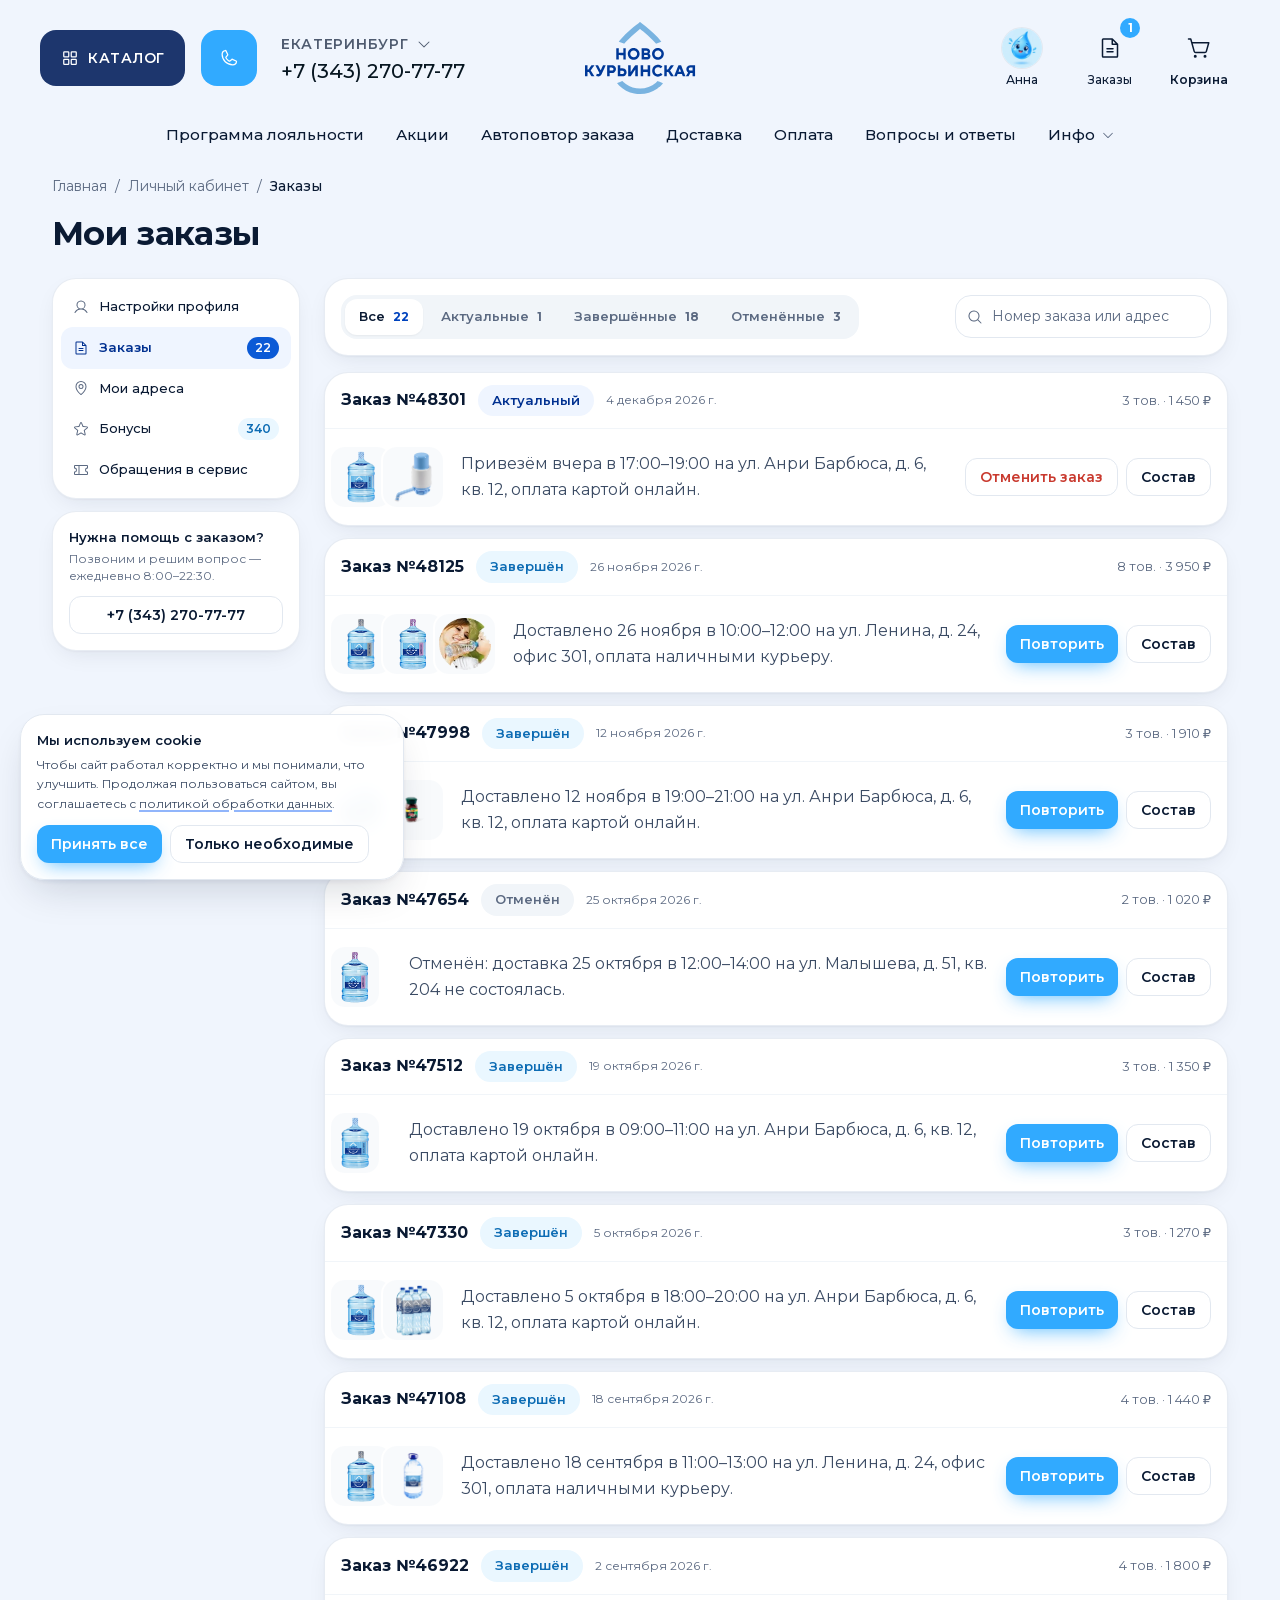
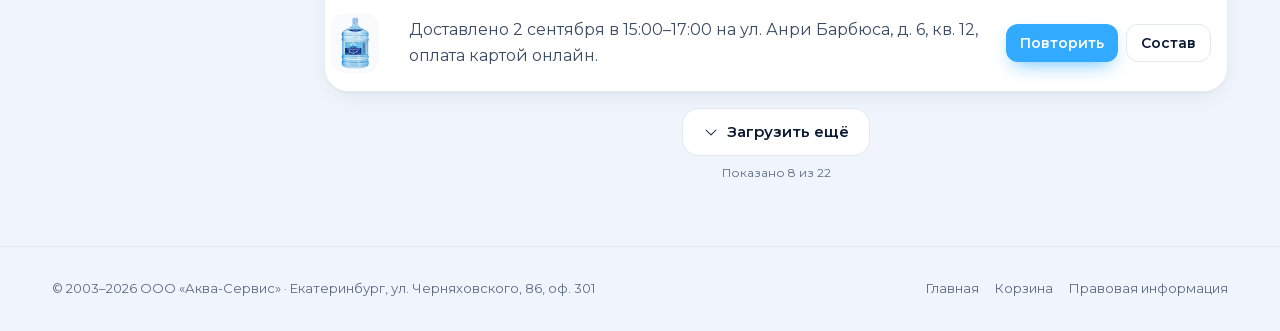
<file: orders.html>
<!DOCTYPE html>
<html lang="ru" class="scroll-smooth">
<head>
<meta charset="utf-8">
<meta name="viewport" content="width=device-width, initial-scale=1">
<meta name="robots" content="noindex, nofollow">
<title>Мои заказы — «Новокурьинская»</title>
<meta name="theme-color" content="#003090">
<link rel="preload" href="assets/fonts/montserrat-cyrillic.woff2" as="font" type="font/woff2" crossorigin>
<link rel="stylesheet" href="assets/app.css?v=bc37a5fb">
<link rel="icon" href="assets/img/favicon.svg" type="image/svg+xml">
  <link rel="icon" href="assets/img/favicon-32.png" sizes="32x32" type="image/png">
  <link rel="apple-touch-icon" href="assets/img/apple-touch-icon.png">
</head>

<body class="no-tap" x-data="ordersPage()">

<svg id="ph-sprite" width="0" height="0" aria-hidden="true" focusable="false" style="position:absolute">
<symbol id="ph-arrow-right" viewBox="0 0 256 256"><path d="M221.66,133.66l-72,72a8,8,0,0,1-11.32-11.32L196.69,136H40a8,8,0,0,1,0-16H196.69L138.34,61.66a8,8,0,0,1,11.32-11.32l72,72A8,8,0,0,1,221.66,133.66Z"/></symbol><symbol id="ph-beer-bottle" viewBox="0 0 256 256"><path d="M245.66,42.34l-32-32a8,8,0,0,0-11.32,11.32l1.48,1.47L148.65,64.51l-38.22,7.65a8.05,8.05,0,0,0-4.09,2.18L23,157.66a24,24,0,0,0,0,33.94L64.4,233a24,24,0,0,0,33.94,0l83.32-83.31a8,8,0,0,0,2.18-4.09l7.65-38.22,41.38-55.17,1.47,1.48a8,8,0,0,0,11.32-11.32ZM96,107.31,148.69,160,104,204.69,51.31,152ZM81.37,224a7.94,7.94,0,0,1-5.65-2.34L34.34,180.28a8,8,0,0,1,0-11.31L40,163.31,92.69,216,87,221.66A8,8,0,0,1,81.37,224ZM177.6,99.2a7.92,7.92,0,0,0-1.44,3.23l-7.53,37.63L160,148.69,107.31,96l8.63-8.63,37.63-7.53a7.92,7.92,0,0,0,3.23-1.44l58.45-43.84,6.19,6.19Z"/></symbol><symbol id="ph-caret-down" viewBox="0 0 256 256"><path d="M213.66,101.66l-80,80a8,8,0,0,1-11.32,0l-80-80A8,8,0,0,1,53.66,90.34L128,164.69l74.34-74.35a8,8,0,0,1,11.32,11.32Z"/></symbol><symbol id="ph-check" viewBox="0 0 256 256"><path d="M229.66,77.66l-128,128a8,8,0,0,1-11.32,0l-56-56a8,8,0,0,1,11.32-11.32L96,188.69,218.34,66.34a8,8,0,0,1,11.32,11.32Z"/></symbol><symbol id="ph-check-fat" viewBox="0 0 256 256"><path d="M243.31,90.91l-128.4,128.4a16,16,0,0,1-22.62,0l-71.62-72a16,16,0,0,1,0-22.61l20-20a16,16,0,0,1,22.58,0L104,144.22l96.76-95.57a16,16,0,0,1,22.59,0l19.95,19.54A16,16,0,0,1,243.31,90.91Z"/></symbol><symbol id="ph-coffee" viewBox="0 0 256 256"><path d="M80,56V24a8,8,0,0,1,16,0V56a8,8,0,0,1-16,0Zm40,8a8,8,0,0,0,8-8V24a8,8,0,0,0-16,0V56A8,8,0,0,0,120,64Zm32,0a8,8,0,0,0,8-8V24a8,8,0,0,0-16,0V56A8,8,0,0,0,152,64Zm96,56v8a40,40,0,0,1-37.51,39.91,96.59,96.59,0,0,1-27,40.09H208a8,8,0,0,1,0,16H32a8,8,0,0,1,0-16H56.54A96.3,96.3,0,0,1,24,136V88a8,8,0,0,1,8-8H208A40,40,0,0,1,248,120ZM200,96H40v40a80.27,80.27,0,0,0,45.12,72h69.76A80.27,80.27,0,0,0,200,136Zm32,24a24,24,0,0,0-16-22.62V136a95.78,95.78,0,0,1-1.2,15A24,24,0,0,0,232,128Z"/></symbol><symbol id="ph-cookie" viewBox="0 0 256 256"><path d="M164.49,163.51a12,12,0,1,1-17,0A12,12,0,0,1,164.49,163.51Zm-81-8a12,12,0,1,0,17,0A12,12,0,0,0,83.51,155.51Zm9-39a12,12,0,1,0-17,0A12,12,0,0,0,92.49,116.49Zm48-1a12,12,0,1,0,0,17A12,12,0,0,0,140.49,115.51ZM232,128A104,104,0,1,1,128,24a8,8,0,0,1,8,8,40,40,0,0,0,40,40,8,8,0,0,1,8,8,40,40,0,0,0,40,40A8,8,0,0,1,232,128Zm-16.31,7.39A56.13,56.13,0,0,1,168.5,87.5a56.13,56.13,0,0,1-47.89-47.19,88,88,0,1,0,95.08,95.08Z"/></symbol><symbol id="ph-cylinder" viewBox="0 0 256 256"><path d="M128,16C87.63,16,56,35.33,56,60V196c0,24.67,31.63,44,72,44s72-19.33,72-44V60C200,35.33,168.37,16,128,16Zm0,16c26.49,0,56,11.5,56,28s-29.51,28-56,28S72,76.5,72,60,101.51,32,128,32Zm0,192c-29.83,0-56-13.08-56-28V88c13.1,9.85,33.14,16,56,16s42.9-6.2,56-16V196C184,210.92,157.83,224,128,224Z"/></symbol><symbol id="ph-drop" viewBox="0 0 256 256"><path d="M174,47.75a254.19,254.19,0,0,0-41.45-38.3,8,8,0,0,0-9.18,0A254.19,254.19,0,0,0,82,47.75C54.51,79.32,40,112.6,40,144a88,88,0,0,0,176,0C216,112.6,201.49,79.32,174,47.75ZM128,216a72.08,72.08,0,0,1-72-72c0-57.23,55.47-105,72-118,16.53,13,72,60.75,72,118A72.08,72.08,0,0,1,128,216Zm55.89-62.66a57.6,57.6,0,0,1-46.56,46.55A8.75,8.75,0,0,1,136,200a8,8,0,0,1-1.32-15.89c16.57-2.79,30.63-16.85,33.44-33.45a8,8,0,0,1,15.78,2.68Z"/></symbol><symbol id="ph-eye" viewBox="0 0 256 256"><path d="M247.31,124.76c-.35-.79-8.82-19.58-27.65-38.41C194.57,61.26,162.88,48,128,48S61.43,61.26,36.34,86.35C17.51,105.18,9,124,8.69,124.76a8,8,0,0,0,0,6.5c.35.79,8.82,19.57,27.65,38.4C61.43,194.74,93.12,208,128,208s66.57-13.26,91.66-38.34c18.83-18.83,27.3-37.61,27.65-38.4A8,8,0,0,0,247.31,124.76ZM128,192c-30.78,0-57.67-11.19-79.93-33.25A133.47,133.47,0,0,1,25,128,133.33,133.33,0,0,1,48.07,97.25C70.33,75.19,97.22,64,128,64s57.67,11.19,79.93,33.25A133.46,133.46,0,0,1,231.05,128C223.84,141.46,192.43,192,128,192Zm0-112a48,48,0,1,0,48,48A48.05,48.05,0,0,0,128,80Zm0,80a32,32,0,1,1,32-32A32,32,0,0,1,128,160Z"/></symbol><symbol id="ph-eye-slash" viewBox="0 0 256 256"><path d="M53.92,34.62A8,8,0,1,0,42.08,45.38L61.32,66.55C25,88.84,9.38,123.2,8.69,124.76a8,8,0,0,0,0,6.5c.35.79,8.82,19.57,27.65,38.4C61.43,194.74,93.12,208,128,208a127.11,127.11,0,0,0,52.07-10.83l22,24.21a8,8,0,1,0,11.84-10.76Zm47.33,75.84,41.67,45.85a32,32,0,0,1-41.67-45.85ZM128,192c-30.78,0-57.67-11.19-79.93-33.25A133.16,133.16,0,0,1,25,128c4.69-8.79,19.66-33.39,47.35-49.38l18,19.75a48,48,0,0,0,63.66,70l14.73,16.2A112,112,0,0,1,128,192Zm6-95.43a8,8,0,0,1,3-15.72,48.16,48.16,0,0,1,38.77,42.64,8,8,0,0,1-7.22,8.71,6.39,6.39,0,0,1-.75,0,8,8,0,0,1-8-7.26A32.09,32.09,0,0,0,134,96.57Zm113.28,34.69c-.42.94-10.55,23.37-33.36,43.8a8,8,0,1,1-10.67-11.92A132.77,132.77,0,0,0,231.05,128a133.15,133.15,0,0,0-23.12-30.77C185.67,75.19,158.78,64,128,64a118.37,118.37,0,0,0-19.36,1.57A8,8,0,1,1,106,49.79,134,134,0,0,1,128,48c34.88,0,66.57,13.26,91.66,38.35,18.83,18.83,27.3,37.62,27.65,38.41A8,8,0,0,1,247.31,131.26Z"/></symbol><symbol id="ph-file-text" viewBox="0 0 256 256"><path d="M213.66,82.34l-56-56A8,8,0,0,0,152,24H56A16,16,0,0,0,40,40V216a16,16,0,0,0,16,16H200a16,16,0,0,0,16-16V88A8,8,0,0,0,213.66,82.34ZM160,51.31,188.69,80H160ZM200,216H56V40h88V88a8,8,0,0,0,8,8h48V216Zm-32-80a8,8,0,0,1-8,8H96a8,8,0,0,1,0-16h64A8,8,0,0,1,168,136Zm0,32a8,8,0,0,1-8,8H96a8,8,0,0,1,0-16h64A8,8,0,0,1,168,168Z"/></symbol><symbol id="ph-fork-knife" viewBox="0 0 256 256"><path d="M72,88V40a8,8,0,0,1,16,0V88a8,8,0,0,1-16,0ZM216,40V224a8,8,0,0,1-16,0V176H152a8,8,0,0,1-8-8,268.75,268.75,0,0,1,7.22-56.88c9.78-40.49,28.32-67.63,53.63-78.47A8,8,0,0,1,216,40ZM200,53.9c-32.17,24.57-38.47,84.42-39.7,106.1H200ZM119.89,38.69a8,8,0,1,0-15.78,2.63L112,88.63a32,32,0,0,1-64,0l7.88-47.31a8,8,0,1,0-15.78-2.63l-8,48A8.17,8.17,0,0,0,32,88a48.07,48.07,0,0,0,40,47.32V224a8,8,0,0,0,16,0V135.32A48.07,48.07,0,0,0,128,88a8.17,8.17,0,0,0-.11-1.31Z"/></symbol><symbol id="ph-gift" viewBox="0 0 256 256"><path d="M216,72H180.92c.39-.33.79-.65,1.17-1A29.53,29.53,0,0,0,192,49.57,32.62,32.62,0,0,0,158.44,16,29.53,29.53,0,0,0,137,25.91a54.94,54.94,0,0,0-9,14.48,54.94,54.94,0,0,0-9-14.48A29.53,29.53,0,0,0,97.56,16,32.62,32.62,0,0,0,64,49.57,29.53,29.53,0,0,0,73.91,71c.38.33.78.65,1.17,1H40A16,16,0,0,0,24,88v32a16,16,0,0,0,16,16v64a16,16,0,0,0,16,16H200a16,16,0,0,0,16-16V136a16,16,0,0,0,16-16V88A16,16,0,0,0,216,72ZM149,36.51a13.69,13.69,0,0,1,10-4.5h.49A16.62,16.62,0,0,1,176,49.08a13.69,13.69,0,0,1-4.5,10c-9.49,8.4-25.24,11.36-35,12.4C137.7,60.89,141,45.5,149,36.51Zm-64.09.36A16.63,16.63,0,0,1,96.59,32h.49a13.69,13.69,0,0,1,10,4.5c8.39,9.48,11.35,25.2,12.39,34.92-9.72-1-25.44-4-34.92-12.39a13.69,13.69,0,0,1-4.5-10A16.6,16.6,0,0,1,84.87,36.87ZM40,88h80v32H40Zm16,48h64v64H56Zm144,64H136V136h64Zm16-80H136V88h80v32Z"/></symbol><symbol id="ph-list" viewBox="0 0 256 256"><path d="M224,128a8,8,0,0,1-8,8H40a8,8,0,0,1,0-16H216A8,8,0,0,1,224,128ZM40,72H216a8,8,0,0,0,0-16H40a8,8,0,0,0,0,16ZM216,184H40a8,8,0,0,0,0,16H216a8,8,0,0,0,0-16Z"/></symbol><symbol id="ph-magnifying-glass" viewBox="0 0 256 256"><path d="M229.66,218.34l-50.07-50.06a88.11,88.11,0,1,0-11.31,11.31l50.06,50.07a8,8,0,0,0,11.32-11.32ZM40,112a72,72,0,1,1,72,72A72.08,72.08,0,0,1,40,112Z"/></symbol><symbol id="ph-map-pin" viewBox="0 0 256 256"><path d="M128,64a40,40,0,1,0,40,40A40,40,0,0,0,128,64Zm0,64a24,24,0,1,1,24-24A24,24,0,0,1,128,128Zm0-112a88.1,88.1,0,0,0-88,88c0,31.4,14.51,64.68,42,96.25a254.19,254.19,0,0,0,41.45,38.3,8,8,0,0,0,9.18,0A254.19,254.19,0,0,0,174,200.25c27.45-31.57,42-64.85,42-96.25A88.1,88.1,0,0,0,128,16Zm0,206c-16.53-13-72-60.75-72-118a72,72,0,0,1,144,0C200,161.23,144.53,209,128,222Z"/></symbol><symbol id="ph-phone" viewBox="0 0 256 256"><path d="M222.37,158.46l-47.11-21.11-.13-.06a16,16,0,0,0-15.17,1.4,8.12,8.12,0,0,0-.75.56L134.87,160c-15.42-7.49-31.34-23.29-38.83-38.51l20.78-24.71c.2-.25.39-.5.57-.77a16,16,0,0,0,1.32-15.06l0-.12L97.54,33.64a16,16,0,0,0-16.62-9.52A56.26,56.26,0,0,0,32,80c0,79.4,64.6,144,144,144a56.26,56.26,0,0,0,55.88-48.92A16,16,0,0,0,222.37,158.46ZM176,208A128.14,128.14,0,0,1,48,80,40.2,40.2,0,0,1,82.87,40a.61.61,0,0,0,0,.12l21,47L83.2,111.86a6.13,6.13,0,0,0-.57.77,16,16,0,0,0-1,15.7c9.06,18.53,27.73,37.06,46.46,46.11a16,16,0,0,0,15.75-1.14,8.44,8.44,0,0,0,.74-.56L168.89,152l47,21.05h0s.08,0,.11,0A40.21,40.21,0,0,1,176,208Z"/></symbol><symbol id="ph-shield-check" viewBox="0 0 256 256"><path d="M208,40H48A16,16,0,0,0,32,56v56c0,52.72,25.52,84.67,46.93,102.19,23.06,18.86,46,25.26,47,25.53a8,8,0,0,0,4.2,0c1-.27,23.91-6.67,47-25.53C198.48,196.67,224,164.72,224,112V56A16,16,0,0,0,208,40Zm0,72c0,37.07-13.66,67.16-40.6,89.42A129.3,129.3,0,0,1,128,223.62a128.25,128.25,0,0,1-38.92-21.81C61.82,179.51,48,149.3,48,112l0-56,160,0ZM82.34,141.66a8,8,0,0,1,11.32-11.32L112,148.69l50.34-50.35a8,8,0,0,1,11.32,11.32l-56,56a8,8,0,0,1-11.32,0Z"/></symbol><symbol id="ph-shopping-cart-simple" viewBox="0 0 256 256"><path d="M104,216a16,16,0,1,1-16-16A16,16,0,0,1,104,216Zm88-16a16,16,0,1,0,16,16A16,16,0,0,0,192,200ZM239.71,74.14l-25.64,92.28A24.06,24.06,0,0,1,191,184H92.16A24.06,24.06,0,0,1,69,166.42L33.92,40H16a8,8,0,0,1,0-16H40a8,8,0,0,1,7.71,5.86L57.19,64H232a8,8,0,0,1,7.71,10.14ZM221.47,80H61.64l22.81,82.14A8,8,0,0,0,92.16,168H191a8,8,0,0,0,7.71-5.86Z"/></symbol><symbol id="ph-sign-out" viewBox="0 0 256 256"><path d="M120,216a8,8,0,0,1-8,8H48a8,8,0,0,1-8-8V40a8,8,0,0,1,8-8h64a8,8,0,0,1,0,16H56V208h56A8,8,0,0,1,120,216Zm109.66-93.66-40-40a8,8,0,0,0-11.32,11.32L204.69,120H112a8,8,0,0,0,0,16h92.69l-26.35,26.34a8,8,0,0,0,11.32,11.32l40-40A8,8,0,0,0,229.66,122.34Z"/></symbol><symbol id="ph-squares-four" viewBox="0 0 256 256"><path d="M104,40H56A16,16,0,0,0,40,56v48a16,16,0,0,0,16,16h48a16,16,0,0,0,16-16V56A16,16,0,0,0,104,40Zm0,64H56V56h48v48Zm96-64H152a16,16,0,0,0-16,16v48a16,16,0,0,0,16,16h48a16,16,0,0,0,16-16V56A16,16,0,0,0,200,40Zm0,64H152V56h48v48Zm-96,32H56a16,16,0,0,0-16,16v48a16,16,0,0,0,16,16h48a16,16,0,0,0,16-16V152A16,16,0,0,0,104,136Zm0,64H56V152h48v48Zm96-64H152a16,16,0,0,0-16,16v48a16,16,0,0,0,16,16h48a16,16,0,0,0,16-16V152A16,16,0,0,0,200,136Zm0,64H152V152h48v48Z"/></symbol><symbol id="ph-star" viewBox="0 0 256 256"><path d="M239.18,97.26A16.38,16.38,0,0,0,224.92,86l-59-4.76L143.14,26.15a16.36,16.36,0,0,0-30.27,0L90.11,81.23,31.08,86a16.46,16.46,0,0,0-9.37,28.86l45,38.83L53,211.75a16.38,16.38,0,0,0,24.5,17.82L128,198.49l50.53,31.08A16.4,16.4,0,0,0,203,211.75l-13.76-58.07,45-38.83A16.43,16.43,0,0,0,239.18,97.26Zm-15.34,5.47-48.7,42a8,8,0,0,0-2.56,7.91l14.88,62.8a.37.37,0,0,1-.17.48c-.18.14-.23.11-.38,0l-54.72-33.65a8,8,0,0,0-8.38,0L69.09,215.94c-.15.09-.19.12-.38,0a.37.37,0,0,1-.17-.48l14.88-62.8a8,8,0,0,0-2.56-7.91l-48.7-42c-.12-.1-.23-.19-.13-.5s.18-.27.33-.29l63.92-5.16A8,8,0,0,0,103,91.86l24.62-59.61c.08-.17.11-.25.35-.25s.27.08.35.25L153,91.86a8,8,0,0,0,6.75,4.92l63.92,5.16c.15,0,.24,0,.33.29S224,102.63,223.84,102.73Z"/></symbol><symbol id="ph-ticket" viewBox="0 0 256 256"><path d="M232,104a8,8,0,0,0,8-8V64a16,16,0,0,0-16-16H32A16,16,0,0,0,16,64V96a8,8,0,0,0,8,8,24,24,0,0,1,0,48,8,8,0,0,0-8,8v32a16,16,0,0,0,16,16H224a16,16,0,0,0,16-16V160a8,8,0,0,0-8-8,24,24,0,0,1,0-48ZM32,167.2a40,40,0,0,0,0-78.4V64H88V192H32Zm192,0V192H104V64H224V88.8a40,40,0,0,0,0,78.4Z"/></symbol><symbol id="ph-trash" viewBox="0 0 256 256"><path d="M216,48H176V40a24,24,0,0,0-24-24H104A24,24,0,0,0,80,40v8H40a8,8,0,0,0,0,16h8V208a16,16,0,0,0,16,16H192a16,16,0,0,0,16-16V64h8a8,8,0,0,0,0-16ZM96,40a8,8,0,0,1,8-8h48a8,8,0,0,1,8,8v8H96Zm96,168H64V64H192ZM112,104v64a8,8,0,0,1-16,0V104a8,8,0,0,1,16,0Zm48,0v64a8,8,0,0,1-16,0V104a8,8,0,0,1,16,0Z"/></symbol><symbol id="ph-user" viewBox="0 0 256 256"><path d="M230.92,212c-15.23-26.33-38.7-45.21-66.09-54.16a72,72,0,1,0-73.66,0C63.78,166.78,40.31,185.66,25.08,212a8,8,0,1,0,13.85,8c18.84-32.56,52.14-52,89.07-52s70.23,19.44,89.07,52a8,8,0,1,0,13.85-8ZM72,96a56,56,0,1,1,56,56A56.06,56.06,0,0,1,72,96Z"/></symbol><symbol id="ph-wrench" viewBox="0 0 256 256"><path d="M226.76,69a8,8,0,0,0-12.84-2.88l-40.3,37.19-17.23-3.7-3.7-17.23,37.19-40.3A8,8,0,0,0,187,29.24,72,72,0,0,0,88,96,72.34,72.34,0,0,0,94,124.94L33.79,177c-.15.12-.29.26-.43.39a32,32,0,0,0,45.26,45.26c.13-.13.27-.28.39-.42L131.06,162A72,72,0,0,0,232,96,71.56,71.56,0,0,0,226.76,69ZM160,152a56.14,56.14,0,0,1-27.07-7,8,8,0,0,0-9.92,1.77L67.11,211.51a16,16,0,0,1-22.62-22.62L109.18,133a8,8,0,0,0,1.77-9.93,56,56,0,0,1,58.36-82.31l-31.2,33.81a8,8,0,0,0-1.94,7.1L141.83,108a8,8,0,0,0,6.14,6.14l26.35,5.66a8,8,0,0,0,7.1-1.94l33.81-31.2A56.06,56.06,0,0,1,160,152Z"/></symbol><symbol id="ph-x" viewBox="0 0 256 256"><path d="M205.66,194.34a8,8,0,0,1-11.32,11.32L128,139.31,61.66,205.66a8,8,0,0,1-11.32-11.32L116.69,128,50.34,61.66A8,8,0,0,1,61.66,50.34L128,116.69l66.34-66.35a8,8,0,0,1,11.32,11.32L139.31,128Z"/></symbol></svg>
<svg width="0" height="0" class="absolute" aria-hidden="true" focusable="false">
  <defs>
    <linearGradient id="nvDropGrad" x1="0.15" y1="0" x2="0.5" y2="1">
      <stop offset="0" stop-color="#9BDCF8"/>
      <stop offset="0.5" stop-color="#3C84E8"/>
      <stop offset="1" stop-color="#003090"/>
    </linearGradient>
    <linearGradient id="nvDropBg" x1="0" y1="0" x2="0.6" y2="1">
      <stop offset="0" stop-color="#EAF6FD"/>
      <stop offset="1" stop-color="#CFE8F8"/>
    </linearGradient>
  </defs>
  <symbol id="nv-drop-face" viewBox="0 0 48 48">
    <circle cx="24" cy="24" r="23" fill="url(#nvDropBg)"/>
    <path d="M24 8c0 0 13 14.2 13 22.4A13 13 0 0 1 11 30.4C11 22.2 24 8 24 8z" fill="url(#nvDropGrad)"/>
    <ellipse cx="18.4" cy="19.4" rx="2.6" ry="3.6" transform="rotate(-24 18.4 19.4)" fill="#fff" fill-opacity="0.5"/>
    <circle cx="19.4" cy="30.2" r="2.15" fill="#062A55"/>
    <circle cx="28.6" cy="30.2" r="2.15" fill="#062A55"/>
    <circle cx="20.1" cy="29.4" r="0.75" fill="#fff"/>
    <circle cx="29.3" cy="29.4" r="0.75" fill="#fff"/>
    <path d="M20.4 35.6c1.5 1.7 5.7 1.7 7.2 0" stroke="#062A55" stroke-width="2" stroke-linecap="round" fill="none"/>
    <ellipse cx="14.6" cy="33.4" rx="2" ry="1.4" fill="#FF9EB5" fill-opacity="0.75"/>
    <ellipse cx="33.4" cy="33.4" rx="2" ry="1.4" fill="#FF9EB5" fill-opacity="0.75"/>
  </symbol>
  <symbol id="nv-drop-face-sm" viewBox="0 0 48 48">
    <circle cx="24" cy="24" r="23" fill="url(#nvDropBg)"/>
    <path d="M24 8c0 0 13 14.2 13 22.4A13 13 0 0 1 11 30.4C11 22.2 24 8 24 8z" fill="url(#nvDropGrad)"/>
    <circle cx="19.4" cy="30.2" r="2.15" fill="#062A55"/>
    <circle cx="28.6" cy="30.2" r="2.15" fill="#062A55"/>
    <path d="M20.4 35.6c1.5 1.7 5.7 1.7 7.2 0" stroke="#062A55" stroke-width="2" stroke-linecap="round" fill="none"/>
  </symbol>
</svg>

<!-- ================= MODAL: ОБРАТНЫЙ ЗВОНОК ================= -->
<div x-data="callbackModal" @open-callback.window="show()" @keydown.escape.window="hide()">
  <div x-show="open" x-cloak class="fixed inset-0 z-[60] flex items-end justify-center p-0 sm:items-center sm:p-4">
    <div x-show="open" x-transition.opacity class="absolute inset-0 bg-ink/60 backdrop-blur-sm" @click="hide()"></div>

    <div x-show="open" x-transition:enter="transition duration-300 ease-smooth"
         x-transition:enter-start="opacity-0 translate-y-6 sm:scale-95" x-transition:enter-end="opacity-100 translate-y-0 sm:scale-100"
         x-transition:leave="transition duration-200" x-transition:leave-start="opacity-100" x-transition:leave-end="opacity-0"
         role="dialog" aria-modal="true" aria-labelledby="cb-title"
         class="relative w-full max-w-lg overflow-hidden rounded-t-4xl bg-white shadow-2xl sm:rounded-3xl">

      <!-- header -->
      <div class="flex items-start gap-3 border-b border-slate-100 bg-gradient-to-br from-navy-50 to-white px-5 py-4">
        <span class="grid h-11 w-11 shrink-0 place-items-center rounded-2xl bg-accent-500 text-white">
          <svg class="h-5 w-5" aria-hidden="true" viewBox="0 0 256 256" fill="currentColor"><use href="#ph-phone"/></svg>
        </span>
        <div class="min-w-0 flex-1">
          <h2 id="cb-title" class="text-lg font-bold leading-tight">Заказать звонок</h2>
          <p class="mt-0.5 text-[13px] text-ink-soft">Перезвоним в течение 5 минут и ответим на вопросы</p>
        </div>
        <button type="button" class="btn-icon !h-9 !w-9 !border-0 !bg-transparent" @click="hide()" aria-label="Закрыть">
          <svg class="h-5 w-5" aria-hidden="true" viewBox="0 0 256 256" fill="currentColor"><use href="#ph-x"/></svg>
        </button>
      </div>

      <!-- success -->
      <div x-show="sent" x-cloak class="px-5 py-10 text-center">
        <span class="mx-auto grid h-14 w-14 place-items-center rounded-full bg-accent-50 text-accent-600">
          <svg class="h-7 w-7" aria-hidden="true" viewBox="0 0 256 256" fill="currentColor"><use href="#ph-check"/></svg>
        </span>
        <h3 class="mt-4 text-lg font-bold">Заявка отправлена</h3>
        <p class="mx-auto mt-2 max-w-xs text-sm leading-relaxed text-ink-soft">
          Перезвоним на <strong class="text-ink" x-text="form.phone"></strong> в течение 5 минут в рабочее время (8:00–22:30).
        </p>
        <button type="button" class="btn-primary mt-5" @click="hide()">Хорошо</button>
      </div>

      <!-- form -->
      <form x-show="!sent" @submit.prevent="submit()" class="max-h-[70vh] space-y-3.5 overflow-y-auto px-5 py-5">

        <!-- тема: кастомный дропдаун -->
        <div class="relative" x-data="{ tOpen: false }" @keydown.escape.stop="tOpen = false">
          <span class="label" id="cb-topic-label">Тема обращения</span>
          <button type="button" @click="tOpen = !tOpen" @click.outside="tOpen = false" :aria-expanded="tOpen"
                  aria-labelledby="cb-topic-label" aria-haspopup="listbox"
                  class="field flex items-center justify-between gap-2 text-left"
                  :class="tOpen && '!border-accent-500 ring-4 ring-accent-500/15'">
            <span x-text="form.topic"></span>
            <svg class="h-4 w-4 shrink-0 text-ink-mute transition" :class="tOpen && 'rotate-180'" aria-hidden="true" viewBox="0 0 256 256" fill="currentColor"><use href="#ph-caret-down"/></svg>
          </button>

          <div x-show="tOpen" x-cloak x-transition.opacity.duration.150ms
               class="dropdown-panel left-0 right-0 top-full max-h-64 overflow-y-auto" role="listbox" aria-labelledby="cb-topic-label">
            <template x-for="t in topics" :key="t">
              <button type="button" role="option" :aria-selected="form.topic === t"
                      @click="form.topic = t; tOpen = false"
                      class="dropdown-item" :class="form.topic === t && 'dropdown-item-active'">
                <span x-text="t"></span>
                <svg x-show="form.topic === t" class="h-4 w-4 shrink-0 text-accent-600" aria-hidden="true" viewBox="0 0 256 256" fill="currentColor"><use href="#ph-check-fat"/></svg>
              </button>
            </template>
          </div>
        </div>

        <div class="grid gap-3 sm:grid-cols-2">
          <div>
            <label class="label" for="cb-name">ФИО <span class="text-sale-500">*</span></label>
            <input id="cb-name" type="text" autocomplete="name" required placeholder="Иванова Анна" class="field" x-model="form.name">
          </div>
          <div>
            <label class="label" for="cb-phone">Телефон <span class="text-sale-500">*</span></label>
            <input id="cb-phone" type="tel" inputmode="numeric" autocomplete="tel" required
                   placeholder="+7 (999) 999-99-99" class="field"
                   :value="form.phone" @input="onPhone($event)" @keydown="onPhoneKey($event)">
          </div>
        </div>

        <div>
          <label class="label" for="cb-email">Электронный адрес</label>
          <input id="cb-email" type="email" autocomplete="email" placeholder="mail@example.ru" class="field" x-model="form.email">
        </div>

        <div>
          <label class="label" for="cb-comment">Комментарий</label>
          <textarea id="cb-comment" rows="3" placeholder="Удобное время для звонка, адрес, вопрос" class="field resize-none" x-model="form.comment"></textarea>
        </div>

        <!-- согласие -->
        <label class="flex cursor-pointer items-start gap-3 rounded-2xl bg-slate-50 p-3.5 transition hover:bg-slate-100/70">
          <input type="checkbox" required x-model="form.consent" class="peer sr-only"><span class="checkbox" aria-hidden="true"><svg viewBox="0 0 256 256" fill="currentColor" aria-hidden="true"><use href="#ph-check-fat"/></svg></span>
          <span class="text-[14px] leading-relaxed text-ink-soft">
            Я ознакомился с <a href="#" class="link-underline">Политикой обработки персональных данных</a>
            и даю <a href="#" class="link-underline">Согласие на обработку персональных данных</a>
            в соответствии с ФЗ «О персональных данных» от 27.07.2006 №127-ФЗ
            <span class="text-sale-500">*</span>
          </span>
        </label>

        <div class="flex flex-col gap-2 pt-1 sm:flex-row-reverse sm:items-center">
          <button type="submit" class="btn-primary flex-1 !py-3.5" :disabled="!valid"
                  :class="!valid && '!bg-slate-200 !text-ink-mute !shadow-none'">Отправить</button>
          <button type="button" class="btn-ghost flex-1" @click="hide()">Отмена</button>
        </div>
      </form>
    </div>
  </div>
</div>


<header x-data="headerScroll" class="sticky top-0 z-30 border-b transition-colors duration-300"
        :class="scrolled ? 'is-pinned border-slate-200 bg-white/95 backdrop-blur-[12px]' : 'border-transparent bg-transparent'">

  <!-- ===== телефон: город и телефон на виду, действия — в нижнем таббаре ===== -->
  <div x-data="cityPhone" class="lg:hidden">
    <div class="mx-auto grid w-full max-w-[1200px] grid-cols-[44px_1fr_44px] items-center gap-2 px-4 pb-2 pt-2.5">
      <button type="button" class="btn-icon -ml-1 shrink-0" @click="$dispatch('open-menu')" aria-label="Открыть меню">
        <svg class="h-5 w-5" aria-hidden="true" viewBox="0 0 256 256" fill="currentColor"><use href="#ph-list"/></svg>
      </button>

      <a href="index.html" class="flex justify-self-center" aria-label="Новокурьинская — на главную">
        <img src="assets/img/logo-novovoda.svg" alt="Вода «Новокурьинская»" width="111" height="72"
             class="h-10 w-auto" fetchpriority="high">
      </a>

      <button type="button" @click="$dispatch('open-callback')" aria-label="Заказать обратный звонок"
              class="grid h-11 w-11 shrink-0 place-items-center justify-self-end rounded-2xl bg-[#31aaff] text-white transition hover:bg-[#1b93eb]">
        <svg class="h-5 w-5" aria-hidden="true" viewBox="0 0 256 256" fill="currentColor"><use href="#ph-phone"/></svg>
      </button>
    </div>

    <div class="mx-auto flex w-full max-w-[1200px] items-center justify-between gap-3 px-4 pb-2.5">
      <button type="button" @click="$dispatch('open-city-sheet')"
              class="inline-flex min-w-0 items-center gap-1 text-[13px] font-semibold uppercase tracking-[0.5px] text-[#0a1a33]/75 transition hover:text-[#1b93eb]"
              aria-label="Выбрать город доставки">
        <svg class="h-3.5 w-3.5 shrink-0 text-[#1b93eb]" aria-hidden="true" viewBox="0 0 256 256" fill="currentColor"><use href="#ph-map-pin"/></svg>
        <span class="truncate" x-text="city">Екатеринбург</span>
        <svg class="hidden h-3 w-3 shrink-0 min-[360px]:block" aria-hidden="true" viewBox="0 0 256 256" fill="currentColor"><use href="#ph-caret-down"/></svg>
      </button>

      <a :href="'tel:' + phone.raw" :aria-label="'Позвонить: ' + phone.pretty"
         class="shrink-0 whitespace-nowrap text-[13px] font-semibold text-[#071621] transition hover:text-[#1b93eb] min-[380px]:text-[14px]"
         x-text="phone.pretty">+7 (343) 270-77-77</a>
    </div>
  </div>

  <!-- ===== десктоп ===== -->
  <div class="mx-auto hidden w-full max-w-[1200px] items-center gap-5 py-4 lg:flex">
    <div class="flex min-w-0 flex-1 items-center gap-6">
      <div class="flex shrink-0 items-center gap-4">
        <div class="relative" x-data="{ mega: false, t: null }"
             @mouseenter="clearTimeout(t); mega = true" @mouseleave="t = setTimeout(() => mega = false, 180)"
             @focusin="mega = true" @focusout="if (!$el.contains($event.relatedTarget)) mega = false"
             @keydown.escape="mega = false">
          <a href="catalog.html" class="inline-flex items-center gap-2 rounded-2xl bg-[#1d366d] px-5 py-4 text-[14px] font-semibold uppercase leading-6 tracking-[0.7px] text-white transition hover:bg-[#172c5a]" :aria-expanded="mega" aria-haspopup="true">
            <svg class="h-5 w-5" aria-hidden="true" viewBox="0 0 256 256" fill="currentColor"><use href="#ph-squares-four"/></svg>
            Каталог
          </a>

          <div x-show="mega" x-cloak x-transition.opacity.duration.150ms
               class="absolute left-0 top-full z-40 mt-2 w-[600px] overflow-hidden rounded-3xl border border-slate-200 bg-white p-3 shadow-lift">
            <div class="grid grid-cols-2 gap-x-2 gap-y-0.5">
            <a href="catalog.html" class="group flex items-center gap-3 rounded-2xl p-2.5 transition hover:bg-navy-50">
              <span class="grid h-10 w-10 shrink-0 place-items-center rounded-full border border-slate-200 bg-white text-accent-500 transition group-hover:border-accent-200 group-hover:text-accent-600">
                <svg class="h-5 w-5" viewBox="0 0 256 256" fill="currentColor" aria-hidden="true"><use href="#ph-drop"/></svg>
              </span>
              <span class="text-[14px] font-semibold leading-tight text-ink transition group-hover:text-navy-700">Вода</span>
            </a>
            <a href="catalog.html" class="group flex items-center gap-3 rounded-2xl p-2.5 transition hover:bg-navy-50">
              <span class="grid h-10 w-10 shrink-0 place-items-center rounded-full border border-slate-200 bg-white text-accent-500 transition group-hover:border-accent-200 group-hover:text-accent-600">
                <svg class="h-5 w-5" viewBox="0 0 256 256" fill="currentColor" aria-hidden="true"><use href="#ph-gift"/></svg>
              </span>
              <span class="text-[14px] font-semibold leading-tight text-ink transition group-hover:text-navy-700">Комбо-наборы</span>
            </a>
            <a href="catalog.html#goods" class="group flex items-center gap-3 rounded-2xl p-2.5 transition hover:bg-navy-50">
              <span class="grid h-10 w-10 shrink-0 place-items-center rounded-full border border-slate-200 bg-white text-accent-500 transition group-hover:border-accent-200 group-hover:text-accent-600">
                <svg class="h-5 w-5" viewBox="0 0 256 256" fill="currentColor" aria-hidden="true"><use href="#ph-coffee"/></svg>
              </span>
              <span class="text-[14px] font-semibold leading-tight text-ink transition group-hover:text-navy-700">Кофе и чай</span>
            </a>
            <a href="catalog.html#goods" class="group flex items-center gap-3 rounded-2xl p-2.5 transition hover:bg-navy-50">
              <span class="grid h-10 w-10 shrink-0 place-items-center rounded-full border border-slate-200 bg-white text-accent-500 transition group-hover:border-accent-200 group-hover:text-accent-600">
                <svg class="h-5 w-5" viewBox="0 0 256 256" fill="currentColor" aria-hidden="true"><use href="#ph-cookie"/></svg>
              </span>
              <span class="text-[14px] font-semibold leading-tight text-ink transition group-hover:text-navy-700">Сладости</span>
            </a>
            <a href="catalog.html#goods" class="group flex items-center gap-3 rounded-2xl p-2.5 transition hover:bg-navy-50">
              <span class="grid h-10 w-10 shrink-0 place-items-center rounded-full border border-slate-200 bg-white text-accent-500 transition group-hover:border-accent-200 group-hover:text-accent-600">
                <svg class="h-5 w-5" viewBox="0 0 256 256" fill="currentColor" aria-hidden="true"><use href="#ph-fork-knife"/></svg>
              </span>
              <span class="text-[14px] font-semibold leading-tight text-ink transition group-hover:text-navy-700">Одноразовая посуда</span>
            </a>
            <a href="catalog.html#coolers" class="group flex items-center gap-3 rounded-2xl p-2.5 transition hover:bg-navy-50">
              <span class="grid h-10 w-10 shrink-0 place-items-center rounded-full border border-slate-200 bg-white text-accent-500 transition group-hover:border-accent-200 group-hover:text-accent-600">
                <svg class="h-5 w-5" viewBox="0 0 256 256" fill="currentColor" aria-hidden="true"><use href="#ph-cylinder"/></svg>
              </span>
              <span class="text-[14px] font-semibold leading-tight text-ink transition group-hover:text-navy-700">Кулеры и помпы</span>
            </a>
            <a href="index.html#faq" class="group flex items-center gap-3 rounded-2xl p-2.5 transition hover:bg-navy-50">
              <span class="grid h-10 w-10 shrink-0 place-items-center rounded-full border border-slate-200 bg-white text-accent-500 transition group-hover:border-accent-200 group-hover:text-accent-600">
                <svg class="h-5 w-5" viewBox="0 0 256 256" fill="currentColor" aria-hidden="true"><use href="#ph-shield-check"/></svg>
              </span>
              <span class="text-[14px] font-semibold leading-tight text-ink transition group-hover:text-navy-700">Профилактика</span>
            </a>
            <a href="index.html#faq" class="group flex items-center gap-3 rounded-2xl p-2.5 transition hover:bg-navy-50">
              <span class="grid h-10 w-10 shrink-0 place-items-center rounded-full border border-slate-200 bg-white text-accent-500 transition group-hover:border-accent-200 group-hover:text-accent-600">
                <svg class="h-5 w-5" viewBox="0 0 256 256" fill="currentColor" aria-hidden="true"><use href="#ph-wrench"/></svg>
              </span>
              <span class="text-[14px] font-semibold leading-tight text-ink transition group-hover:text-navy-700">Ремонт</span>
            </a>
            <a href="catalog.html" class="group flex items-center gap-3 rounded-2xl p-2.5 transition hover:bg-navy-50">
              <span class="grid h-10 w-10 shrink-0 place-items-center rounded-full border border-slate-200 bg-white text-accent-500 transition group-hover:border-accent-200 group-hover:text-accent-600">
                <svg class="h-5 w-5" viewBox="0 0 256 256" fill="currentColor" aria-hidden="true"><use href="#ph-beer-bottle"/></svg>
              </span>
              <span class="text-[14px] font-semibold leading-tight text-ink transition group-hover:text-navy-700">Тара</span>
            </a>
            </div>
            <div class="mt-2 flex items-center justify-between gap-3 rounded-2xl bg-deep-50 px-4 py-3">
              <p class="text-[13px] font-semibold leading-snug text-deep-700">Не знаете, что выбрать?<br>Подберём за 5 минут</p>
              <button type="button" @click="$dispatch('open-callback')" class="btn-deep btn-sm shrink-0">Заказать звонок</button>
            </div>
          </div>
        </div>

        <button type="button" @click="$dispatch('open-callback')"
                class="grid shrink-0 place-items-center rounded-2xl bg-[#31aaff] p-[18px] text-white transition hover:bg-[#1b93eb]"
                aria-label="Заказать обратный звонок">
          <svg class="h-5 w-5" aria-hidden="true" viewBox="0 0 256 256" fill="currentColor"><use href="#ph-phone"/></svg>
        </button>
      </div>

      <div class="flex min-w-0 flex-col justify-center gap-1" x-data="cityPhone">
        <div x-data="cityPicker" class="relative">
          <button type="button" @click="open = !open" @click.outside="open = false" :aria-expanded="open"
                  class="flex items-center gap-2 rounded-lg text-[14px] font-semibold uppercase tracking-[0.7px] text-[#0a1a33]/70 transition hover:text-[#1b93eb]">
            <span x-text="city"></span>
            <svg class="h-4 w-4 shrink-0 transition" :class="open && 'rotate-180'" aria-hidden="true" viewBox="0 0 256 256" fill="currentColor"><use href="#ph-caret-down"/></svg>
          </button>
          <div x-show="open" x-cloak x-transition.opacity.duration.150ms class="dropdown-panel left-0 top-full mt-2 w-60">
            <p class="px-3 py-1.5 text-[12px] font-semibold uppercase tracking-wider text-ink-mute">Доставляем в 11 городах</p>
            <div class="max-h-72 overflow-y-auto">
              <template x-for="c in cities" :key="c">
                <button type="button" @click="pick(c)" class="dropdown-item" :class="city === c && 'dropdown-item-active'">
                  <span x-text="c"></span>
                  <svg x-show="city === c" class="h-3.5 w-3.5 shrink-0 text-navy-600" aria-hidden="true" viewBox="0 0 256 256" fill="currentColor"><use href="#ph-check-fat"/></svg>
                </button>
              </template>
            </div>
          </div>
        </div>
        <a :href="'tel:' + phone.raw" :aria-label="'Позвонить: ' + phone.pretty"
           class="whitespace-nowrap text-[18px] font-medium leading-6 text-[#071621] transition hover:text-[#1b93eb] lg:text-[20px]"
           x-text="phone.pretty">+7 (343) 270-77-77</a>
      </div>
    </div>

    <a href="index.html" class="flex shrink-0 items-center justify-center" aria-label="Новокурьинская — на главную">
      <img src="assets/img/logo-novovoda.svg" alt="Вода «Новокурьинская»" width="111" height="72"
           class="h-[60px] w-auto lg:h-[72px]" fetchpriority="high">
    </a>

    <div class="flex min-w-0 flex-1 items-center justify-end">
      <div class="flex items-center gap-1 sm:gap-2" x-data="cartFlyout"
     @mouseleave="scheduleClose()">

      <!-- профиль -->
      <div x-data="accountMenu" class="relative max-sm:static"
           @mouseenter="openMenu()" @mouseleave="scheduleClose()"
           @focusin="cancelClose()" @click.outside="closeNow()" @focusout="if (!$el.contains($event.relatedTarget)) closeNow()"
           @keydown.escape="closeNow()">
        <button type="button" @click="plateClick($event)" :aria-expanded="open"
                :aria-label="logged ? 'Профиль — ' + name : 'Войти в личный кабинет'"
                class="group flex min-w-[56px] flex-col items-center gap-1 rounded-2xl p-2 text-ink transition-colors duration-200 min-[380px]:min-w-[64px] min-[380px]:p-3 sm:min-w-[80px]"
                :class="scrolled ? 'hover:bg-[#f1f5f9]' : 'hover:bg-white'">
          <span class="relative grid h-10 w-10 place-items-center">
            <template x-if="!logged">
              <svg class="h-6 w-6" aria-hidden="true" viewBox="0 0 256 256" fill="currentColor"><use href="#ph-user"/></svg>
            </template>
            <template x-if="logged && !avatarSrc">
              <svg class="h-10 w-10 overflow-hidden rounded-full shadow-[0_0_0_1px_#e2e8f0]" viewBox="0 0 48 48" aria-hidden="true"><use href="#nv-drop-face"/></svg>
            </template>
            <template x-if="logged && avatarSrc">
              <img :src="avatarSrc" alt="" width="40" height="40" class="h-10 w-10 rounded-full object-cover shadow-[0_0_0_1px_#e2e8f0]">
            </template>
          </span>
          <span class="hidden whitespace-nowrap text-[12px] font-medium leading-4 text-[#0a1a33] min-[380px]:block" x-text="logged ? firstName : 'Войти'"></span>
        </button>

        <!-- мостик через зазор mt-3: пока курсор идёт от плашки к панели,
             он остаётся внутри обёртки и меню не закрывается -->
        <div x-show="open && canHover" x-cloak aria-hidden="true" class="absolute right-0 top-full h-4 w-[21rem]"></div>

        <div x-show="open" x-cloak x-transition.opacity.duration.150ms
             class="dropdown-panel right-0 top-full mt-3 w-[21rem] !p-0 max-sm:left-4 max-sm:right-4 max-sm:mt-1 max-sm:w-auto">
          <div class="flex items-center gap-3.5 border-b border-slate-100 bg-gradient-to-br from-navy-50 to-white p-4">
            <span class="grid h-14 w-14 shrink-0 place-items-center overflow-hidden rounded-2xl ring-1 ring-navy-100">
              <template x-if="!avatarSrc">
                <svg class="h-full w-full" viewBox="0 0 48 48" aria-hidden="true"><use href="#nv-drop-face"/></svg>
              </template>
              <template x-if="avatarSrc">
                <img :src="avatarSrc" alt="" width="56" height="56" class="h-full w-full object-cover">
              </template>
            </span>
            <div class="min-w-0">
              <p class="truncate text-[16px] font-bold leading-6" x-text="logged ? name : 'Гость'"></p>
              <p class="truncate text-[13px] leading-5 text-ink-mute" x-text="logged ? email : 'Войдите, чтобы видеть заказы'"></p>
            </div>
          </div>

          <nav class="p-2" aria-label="Личный кабинет">
            <a href="account.html" class="dropdown-item !justify-start !gap-3 !px-3.5 !py-2.5 text-[16px]">
              <svg class="h-5 w-5 shrink-0 text-ink-mute" aria-hidden="true" viewBox="0 0 256 256" fill="currentColor"><use href="#ph-user"/></svg>
              Личный кабинет
            </a>
            <a href="orders.html" class="dropdown-item !justify-start !gap-3 !px-3.5 !py-2.5 text-[16px]">
              <svg class="h-5 w-5 shrink-0 text-ink-mute" aria-hidden="true" viewBox="0 0 256 256" fill="currentColor"><use href="#ph-file-text"/></svg>
              Мои заказы
            </a>
            <a href="account.html#bonuses" class="dropdown-item !justify-start !gap-3 !px-3.5 !py-2.5 text-[16px]">
              <svg class="h-5 w-5 shrink-0 text-ink-mute" aria-hidden="true" viewBox="0 0 256 256" fill="currentColor"><use href="#ph-star"/></svg>
              <span class="flex-1">Бонусы</span>
              <span class="pill bg-accent-50 !px-2.5 !py-1 text-[13px] text-accent-700" x-text="bonus + ' б.'"></span>
            </a>
            <a href="account.html#addresses" class="dropdown-item !justify-start !gap-3 !px-3.5 !py-2.5 text-[16px]">
              <svg class="h-5 w-5 shrink-0 text-ink-mute" aria-hidden="true" viewBox="0 0 256 256" fill="currentColor"><use href="#ph-map-pin"/></svg>
              Адреса доставки
            </a>
            <button type="button" @click="logged ? toggleAuth() : (open = false, $dispatch('open-auth', 'login'))"
                    class="dropdown-item !justify-start !gap-3 !px-3.5 !py-2.5 mt-1 border-t border-slate-100 text-[16px] !text-sale-600 hover:!bg-sale-50">
              <svg class="h-5 w-5 shrink-0" aria-hidden="true" viewBox="0 0 256 256" fill="currentColor"><use href="#ph-sign-out"/></svg>
              <span x-text="logged ? 'Выйти' : 'Войти'"></span>
            </button>
          </nav>
        </div>
      </div>

      <!-- заказы -->
      <a href="orders.html" @mouseenter="scheduleClose()"
         class="group relative flex min-w-[56px] flex-col items-center gap-1 rounded-2xl p-2 text-ink transition-colors duration-200 min-[380px]:min-w-[64px] min-[380px]:p-3 sm:min-w-[80px]"
           :class="scrolled ? 'hover:bg-[#f1f5f9]' : 'hover:bg-white'">
        <span class="relative grid h-10 w-10 place-items-center">
          <svg class="h-6 w-6" aria-hidden="true" viewBox="0 0 256 256" fill="currentColor"><use href="#ph-file-text"/></svg>
          <span x-show="$store.orders.activeCount > 0" x-cloak
                class="absolute -right-2.5 -top-2.5 grid h-5 min-w-[20px] place-items-center rounded-full bg-[#31aaff] px-1 text-[12px] font-bold leading-3 text-white"
                x-text="$store.orders.activeCount"></span>
        </span>
        <span class="hidden whitespace-nowrap text-[12px] font-medium leading-4 text-[#0a1a33] min-[380px]:block">Заказы</span>
      </a>

      <!-- корзина + выпадающее меню -->
      <div class="relative" @mouseenter="show()">
        <a href="cart.html"
           class="group relative flex min-w-[56px] flex-col items-center gap-1 rounded-2xl p-2 text-ink transition-colors duration-200 min-[380px]:min-w-[64px] min-[380px]:p-3 sm:min-w-[80px]"
           :class="scrolled ? 'hover:bg-[#f1f5f9]' : 'hover:bg-white'">
          <span class="relative grid h-10 w-10 place-items-center">
            <svg class="h-6 w-6" aria-hidden="true" viewBox="0 0 256 256" fill="currentColor"><use href="#ph-shopping-cart-simple"/></svg>
            <span x-show="$store.cart.count > 0" x-cloak
                  class="absolute -right-2.5 -top-2.5 grid h-5 min-w-[20px] place-items-center rounded-full bg-[#31aaff] px-1 text-[12px] font-bold leading-3 text-white"
                  x-text="$store.cart.count"></span>
          </span>
          <span class="hidden whitespace-nowrap text-[12px] font-semibold leading-4 text-[#0a1a33] min-[380px]:block"
                x-text="$store.cart.count > 0 ? $store.cart.totalLabel : 'Корзина'">Корзина</span>
        </a>

        <div x-show="open && $store.cart.count > 0" x-cloak x-transition.opacity.duration.150ms
             class="absolute right-0 top-full z-40 mt-2 w-[480px] max-w-[calc(100vw-2rem)] overflow-hidden rounded-3xl border border-slate-200 bg-white shadow-lift">
          <div class="flex items-center justify-between border-b border-slate-100 px-4 py-3">
            <p class="text-[15px] font-bold">Основные товары <span class="text-ink-mute" x-text="$store.cart.count"></span></p>
            <button type="button" class="text-[13px] font-medium text-navy-600 hover:underline" @click="$store.cart.clear()">Очистить список</button>
          </div>

          <div class="max-h-[320px] overflow-y-auto px-4 py-1">
            <template x-for="line in $store.cart.lines" :key="line.sku">
              <div class="flex items-center gap-3 border-b border-slate-100 py-3 last:border-0">
                <img :src="line.product.img" alt="" width="48" height="48" loading="lazy"
                     class="h-12 w-12 shrink-0 rounded-xl bg-slate-50 object-contain p-0.5">
                <div class="min-w-0 flex-1">
                  <p class="text-[16px] font-semibold leading-snug" x-text="line.product.name"></p>
                  <p class="mt-0.5 text-[12px] text-ink-mute">
                    <span x-text="line.qty"></span> шт. · <span x-text="line.product.volume"></span>
                  </p>
                </div>
                <p class="shrink-0 text-[16px] font-bold" x-text="fmt(line.total)"></p>
                <button type="button" class="shrink-0 rounded-lg p-1 text-ink-mute transition hover:bg-sale-50 hover:text-sale-500"
                        @click="$store.cart.remove(line.sku)" :aria-label="'Удалить: ' + line.product.name">
                  <svg class="h-4 w-4" aria-hidden="true" viewBox="0 0 256 256" fill="currentColor"><use href="#ph-trash"/></svg>
                </button>
              </div>
            </template>
          </div>

          <div class="border-t border-slate-100 p-4">
            <div class="flex items-end justify-between gap-3">
              <div>
                <p class="text-[13px] text-ink-mute">Итого:</p>
                <p class="text-2xl font-bold tracking-[-0.02em]" x-text="$store.cart.totalLabel"></p>
              </div>
              <a href="cart.html" class="btn-primary btn-sm">В корзину</a>
            </div>
            <p class="mt-2 text-[12px] text-ink-mute" x-show="$store.cart.freeDeliveryLeft > 0">
              До бесплатной доставки <span class="font-semibold text-ink" x-text="$store.cart.freeDeliveryLeft + ' ₽'"></span>
            </p>
            <p class="mt-2 text-[12px] font-semibold text-accent-700" x-show="$store.cart.freeDeliveryLeft === 0" x-cloak>
              Доставка бесплатная
            </p>
          </div>
        </div>
      </div>
    </div>
    </div>
  </div>

  <!-- строка 2: разделы -->
  <div class="hidden lg:block">
    <div data-nav class="mx-auto flex w-full max-w-[1240px] items-center justify-center gap-1 px-8 pb-1">
      <a data-nav-item href="index.html#loyalty" class="nav-link">Программа лояльности</a>
      <a data-nav-item href="index.html#promo" class="nav-link">Акции</a>
      <a data-nav-item href="index.html#promo" class="nav-link">Автоповтор заказа</a>
      <a data-nav-item href="index.html#delivery" class="nav-link">Доставка</a>
      <a data-nav-item href="index.html#delivery" class="nav-link">Оплата</a>
      <a data-nav-item href="index.html#faq" class="nav-link">Вопросы и ответы</a>
      <div data-nav-item data-nav-title="Инфо" class="relative shrink-0" x-data="{ open: false }"
           @mouseenter="open = true" @mouseleave="open = false" @focusin="open = true" @focusout="if (!$el.contains($event.relatedTarget)) open = false" @keydown.escape="open = false">
          <a href="#" class="nav-link inline-flex items-center gap-1.5" :aria-expanded="open" aria-haspopup="true">
            Инфо
            <svg class="h-3.5 w-3.5 shrink-0 text-ink-mute transition" :class="open && 'rotate-180'" aria-hidden="true" viewBox="0 0 256 256" fill="currentColor"><use href="#ph-caret-down"/></svg>
          </a>
          <div data-nav-children x-show="open" x-cloak x-transition.opacity.duration.150ms
               class="dropdown-panel left-0 top-full mt-3 w-[520px] !p-2">
            <div class="grid grid-cols-2 gap-x-2 gap-y-0.5">
              <a href="index.html#about" class="dropdown-item !justify-start">Компания</a>
              <a href="#" class="dropdown-item !justify-start">Контакты</a>
              <a href="index.html#faq" class="dropdown-item !justify-start">Профилактика</a>
              <a href="#" class="dropdown-item !justify-start">Новости</a>
              <a href="#" class="dropdown-item !justify-start">Документы на воду</a>
              <a href="#" class="dropdown-item !justify-start">Оптовым клиентам</a>
              <a href="index.html#about" class="dropdown-item !justify-start">Производство</a>
              <a href="#" class="dropdown-item !justify-start">Правовая информация</a>
              <a href="#" class="dropdown-item !justify-start">Блог</a>
              <a href="#" class="dropdown-item !justify-start">Вакансии</a>
            </div>
          </div>
        </div>
      <div data-nav-more class="relative hidden shrink-0" x-data="{ open: false }"
           @mouseenter="open = true" @mouseleave="open = false" @focusin="open = true"
           @focusout="if (!$el.contains($event.relatedTarget)) open = false" @keydown.escape="open = false">
        <button type="button" :aria-expanded="open" aria-haspopup="true"
                class="nav-link inline-flex items-center gap-1.5 font-semibold">
          Ещё
          <svg class="h-3.5 w-3.5 shrink-0 text-ink-mute transition" :class="open && 'rotate-180'" aria-hidden="true" viewBox="0 0 256 256" fill="currentColor"><use href="#ph-caret-down"/></svg>
        </button>
        <div x-show="open" x-cloak x-transition.opacity.duration.150ms
             class="dropdown-panel right-0 top-full mt-3 w-64">
          <div data-more-list></div>
        </div>
      </div>
    </div>
  </div>

</header>
<!-- ================= MOBILE MENU DRAWER ================= -->
<div x-data="{ open: false }" @open-menu.window="open = true"
     @keydown.escape.window="open = false">
  <div x-show="open" x-cloak class="fixed inset-0 z-[57] lg:hidden">
    <div x-show="open" x-transition.opacity class="absolute inset-0 bg-ink/50" @click="open = false"></div>
    <div x-show="open"
         x-transition:enter="transition duration-300 ease-smooth" x-transition:enter-start="-translate-x-full" x-transition:enter-end="translate-x-0"
         x-transition:leave="transition duration-200" x-transition:leave-start="translate-x-0" x-transition:leave-end="-translate-x-full"
         class="absolute inset-0 flex flex-col bg-white shadow-2xl">

      <div class="flex items-center justify-between gap-3 border-b border-slate-200 px-4 py-2.5">
        <a href="index.html" class="flex items-center" aria-label="Новокурьинская — на главную" @click="open = false">
          <img src="assets/img/logo-novovoda.svg" alt="Вода «Новокурьинская»" width="111" height="72"
               class="h-9 w-auto" fetchpriority="high">
        </a>
        <button type="button" @click="open = false" aria-label="Закрыть меню"
                class="grid h-8 w-8 place-items-center rounded-full border border-slate-200 bg-white text-ink-mute transition hover:bg-slate-50 hover:text-ink">
          <svg class="h-3.5 w-3.5" aria-hidden="true" viewBox="0 0 256 256" fill="currentColor"><use href="#ph-x"/></svg>
        </button>
      </div>

      <nav class="flex-1 overflow-y-auto px-2 py-2 scroll-x" aria-label="Мобильная навигация">
        <a href="catalog.html" class="flex w-full items-center justify-between gap-2 rounded-xl px-4 py-3 text-[16px] font-medium text-ink transition hover:bg-slate-50">Каталог воды <svg class="h-4 w-4 shrink-0 text-ink-mute" aria-hidden="true" viewBox="0 0 256 256" fill="currentColor"><use href="#ph-arrow-right"/></svg></a><a href="catalog.html#coolers" class="flex w-full items-center justify-between gap-2 rounded-xl px-4 py-3 text-[16px] font-medium text-ink transition hover:bg-slate-50">Кулеры и помпы <svg class="h-4 w-4 shrink-0 text-ink-mute" aria-hidden="true" viewBox="0 0 256 256" fill="currentColor"><use href="#ph-arrow-right"/></svg></a><a href="catalog.html#goods" class="flex w-full items-center justify-between gap-2 rounded-xl px-4 py-3 text-[16px] font-medium text-ink transition hover:bg-slate-50">Кофе, чай, сладости <svg class="h-4 w-4 shrink-0 text-ink-mute" aria-hidden="true" viewBox="0 0 256 256" fill="currentColor"><use href="#ph-arrow-right"/></svg></a><a href="index.html#delivery" class="flex w-full items-center justify-between gap-2 rounded-xl px-4 py-3 text-[16px] font-medium text-ink transition hover:bg-slate-50">Доставка и оплата <svg class="h-4 w-4 shrink-0 text-ink-mute" aria-hidden="true" viewBox="0 0 256 256" fill="currentColor"><use href="#ph-arrow-right"/></svg></a><a href="index.html#loyalty" class="flex w-full items-center justify-between gap-2 rounded-xl px-4 py-3 text-[16px] font-medium text-ink transition hover:bg-slate-50">Программа лояльности <svg class="h-4 w-4 shrink-0 text-ink-mute" aria-hidden="true" viewBox="0 0 256 256" fill="currentColor"><use href="#ph-arrow-right"/></svg></a><a href="index.html#reviews" class="flex w-full items-center justify-between gap-2 rounded-xl px-4 py-3 text-[16px] font-medium text-ink transition hover:bg-slate-50">Отзывы <svg class="h-4 w-4 shrink-0 text-ink-mute" aria-hidden="true" viewBox="0 0 256 256" fill="currentColor"><use href="#ph-arrow-right"/></svg></a><a href="index.html#faq" class="flex w-full items-center justify-between gap-2 rounded-xl px-4 py-3 text-[16px] font-medium text-ink transition hover:bg-slate-50">Вопросы и ответы <svg class="h-4 w-4 shrink-0 text-ink-mute" aria-hidden="true" viewBox="0 0 256 256" fill="currentColor"><use href="#ph-arrow-right"/></svg></a>

        <div x-data="{ info: false }">
          <button type="button" @click="info = !info" :aria-expanded="info" aria-controls="drawer-info"
                  class="mt-1 flex w-full items-center justify-between gap-2 rounded-xl px-4 py-3 text-[16px] font-medium text-ink transition hover:bg-slate-50">
            Информация
            <svg class="h-4 w-4 shrink-0 text-ink-mute transition-transform duration-200" :class="info && 'rotate-180'"
                 aria-hidden="true" viewBox="0 0 256 256" fill="currentColor"><use href="#ph-caret-down"/></svg>
          </button>
          <div id="drawer-info" class="drawer-acc" :class="info && 'is-open'">
            <div class="drawer-acc-inner">
              <a href="index.html#about" class="flex w-full items-center justify-between gap-2 rounded-xl px-4 py-3 text-[16px] font-medium text-ink transition hover:bg-slate-50">Компания <svg class="h-4 w-4 shrink-0 text-ink-mute" aria-hidden="true" viewBox="0 0 256 256" fill="currentColor"><use href="#ph-arrow-right"/></svg></a><a href="#" class="flex w-full items-center justify-between gap-2 rounded-xl px-4 py-3 text-[16px] font-medium text-ink transition hover:bg-slate-50">Контакты <svg class="h-4 w-4 shrink-0 text-ink-mute" aria-hidden="true" viewBox="0 0 256 256" fill="currentColor"><use href="#ph-arrow-right"/></svg></a><a href="index.html#faq" class="flex w-full items-center justify-between gap-2 rounded-xl px-4 py-3 text-[16px] font-medium text-ink transition hover:bg-slate-50">Профилактика <svg class="h-4 w-4 shrink-0 text-ink-mute" aria-hidden="true" viewBox="0 0 256 256" fill="currentColor"><use href="#ph-arrow-right"/></svg></a><a href="#" class="flex w-full items-center justify-between gap-2 rounded-xl px-4 py-3 text-[16px] font-medium text-ink transition hover:bg-slate-50">Новости <svg class="h-4 w-4 shrink-0 text-ink-mute" aria-hidden="true" viewBox="0 0 256 256" fill="currentColor"><use href="#ph-arrow-right"/></svg></a><a href="#" class="flex w-full items-center justify-between gap-2 rounded-xl px-4 py-3 text-[16px] font-medium text-ink transition hover:bg-slate-50">Документы на воду <svg class="h-4 w-4 shrink-0 text-ink-mute" aria-hidden="true" viewBox="0 0 256 256" fill="currentColor"><use href="#ph-arrow-right"/></svg></a><a href="#" class="flex w-full items-center justify-between gap-2 rounded-xl px-4 py-3 text-[16px] font-medium text-ink transition hover:bg-slate-50">Оптовым клиентам <svg class="h-4 w-4 shrink-0 text-ink-mute" aria-hidden="true" viewBox="0 0 256 256" fill="currentColor"><use href="#ph-arrow-right"/></svg></a><a href="index.html#about" class="flex w-full items-center justify-between gap-2 rounded-xl px-4 py-3 text-[16px] font-medium text-ink transition hover:bg-slate-50">Производство <svg class="h-4 w-4 shrink-0 text-ink-mute" aria-hidden="true" viewBox="0 0 256 256" fill="currentColor"><use href="#ph-arrow-right"/></svg></a><a href="#" class="flex w-full items-center justify-between gap-2 rounded-xl px-4 py-3 text-[16px] font-medium text-ink transition hover:bg-slate-50">Правовая информация <svg class="h-4 w-4 shrink-0 text-ink-mute" aria-hidden="true" viewBox="0 0 256 256" fill="currentColor"><use href="#ph-arrow-right"/></svg></a><a href="#" class="flex w-full items-center justify-between gap-2 rounded-xl px-4 py-3 text-[16px] font-medium text-ink transition hover:bg-slate-50">Блог <svg class="h-4 w-4 shrink-0 text-ink-mute" aria-hidden="true" viewBox="0 0 256 256" fill="currentColor"><use href="#ph-arrow-right"/></svg></a><a href="#" class="flex w-full items-center justify-between gap-2 rounded-xl px-4 py-3 text-[16px] font-medium text-ink transition hover:bg-slate-50">Вакансии <svg class="h-4 w-4 shrink-0 text-ink-mute" aria-hidden="true" viewBox="0 0 256 256" fill="currentColor"><use href="#ph-arrow-right"/></svg></a>
            </div>
          </div>
        </div>
      </nav>

      <div class="space-y-2 border-t border-slate-200 p-4">
        <button type="button" @click="open = false; $dispatch('open-callback')" class="btn-deep w-full">
          <svg class="h-[18px] w-[18px] shrink-0" aria-hidden="true" viewBox="0 0 256 256" fill="currentColor"><use href="#ph-phone"/></svg>
          Заказать звонок
        </button>
        <a href="index.html#order" class="btn-primary w-full" @click="open = false">
          <svg class="h-[18px] w-[18px] shrink-0" aria-hidden="true" viewBox="0 0 256 256" fill="currentColor"><use href="#ph-drop"/></svg>
          Заказать воду
        </a>
      </div>
    </div>
  </div>
</div>

<!-- ================= MODAL: ОТМЕНА ЗАКАЗА ================= -->
<div x-show="cancelId" x-cloak class="fixed inset-0 z-[60] flex items-end justify-center p-0 sm:items-center sm:p-4">
  <div x-show="cancelId" x-transition.opacity class="absolute inset-0 bg-ink/60 backdrop-blur-sm" @click="cancelId = null"></div>
  <div x-show="cancelId" x-transition:enter="transition duration-300 ease-smooth"
       x-transition:enter-start="opacity-0 translate-y-6 sm:scale-95" x-transition:enter-end="opacity-100 translate-y-0 sm:scale-100"
       role="dialog" aria-modal="true" aria-labelledby="cancel-title"
       class="relative w-full max-w-sm rounded-t-4xl bg-white p-6 shadow-2xl sm:rounded-3xl">
    <h2 id="cancel-title" class="text-lg font-bold">Отменить заказ №<span x-text="cancelId"></span>?</h2>
    <p class="mt-2 text-sm leading-relaxed text-ink-soft">
      Курьер ещё не выехал — отмена бесплатная. Если передумаете, заказ можно будет повторить из истории.
    </p>
    <div class="mt-5 flex flex-col gap-2 sm:flex-row-reverse">
      <button type="button" class="btn !bg-sale-500 !text-white hover:!bg-sale-600" @click="confirmCancel()">Да, отменить</button>
      <button type="button" class="btn-ghost" @click="cancelId = null">Оставить заказ</button>
    </div>
  </div>
</div>

<!-- ================= TOAST ================= -->
<div x-data x-show="$store.cart.toast" x-cloak
     x-transition:enter="transition duration-300 ease-smooth"
     x-transition:enter-start="opacity-0 translate-y-8" x-transition:enter-end="opacity-100 translate-y-0"
     x-transition:leave="transition duration-250 ease-smooth"
     x-transition:leave-start="opacity-100 translate-y-0" x-transition:leave-end="opacity-0 translate-y-8"
     class="pointer-events-none fixed inset-x-0 bottom-24 z-50 flex justify-center px-4 lg:bottom-8">
  <div class="pointer-events-auto flex w-full max-w-[420px] items-center gap-2.5 rounded-2xl bg-ink px-4 py-2.5 text-[14px] font-medium text-white shadow-lift">
    <svg class="h-4 w-4 shrink-0 text-accent-500" aria-hidden="true" viewBox="0 0 256 256" fill="currentColor"><use href="#ph-check-fat"/></svg>
    <span class="min-w-0 flex-1 truncate" x-text="$store.cart.toast"></span>
    <a href="cart.html" class="ml-1 shrink-0 whitespace-nowrap rounded-lg bg-white/15 px-3 py-1.5 font-semibold transition hover:bg-white/25">В корзину</a>
  </div>
</div>

<main class="pb-16">

  <nav class="shell flex items-center gap-2 py-2.5 text-[14px] text-ink-mute sm:py-4" aria-label="Хлебные крошки">
    <a href="index.html" class="hover:text-navy-700">Главная</a>
    <span aria-hidden="true">/</span>
    <a href="account.html" class="hover:text-navy-700">Личный кабинет</a>
    <span aria-hidden="true">/</span>
    <span class="font-medium text-ink">Заказы</span>
  </nav>

  <div class="shell">
    <h1 class="h-section">Мои заказы</h1>
  </div>

  <!-- ================= CABINET LAYOUT ================= -->
  <div class="shell mt-6 grid grid-cols-[minmax(0,1fr)] gap-5 lg:grid-cols-[248px_minmax(0,1fr)] lg:gap-6">

    <!-- ---------- sidebar ----------
         на телефоне разделами кабинета не засоряем: туда возвращаются стрелкой,
         а «Нужна помощь с заказом?» дублирует плашку на главной кабинета -->
    <aside class="max-lg:hidden lg:sticky lg:top-40 lg:self-start" aria-label="Разделы личного кабинета">
      <div class="card overflow-hidden p-2">
        <a href="account.html" class="dropdown-item !justify-start gap-2.5 !py-2.5">
          <svg class="h-4 w-4 text-ink-mute" aria-hidden="true" viewBox="0 0 256 256" fill="currentColor"><use href="#ph-user"/></svg>
          Настройки профиля
        </a>
        <a href="orders.html" aria-current="page" class="dropdown-item dropdown-item-active !justify-start gap-2.5 !py-2.5">
          <svg class="h-4 w-4" aria-hidden="true" viewBox="0 0 256 256" fill="currentColor"><use href="#ph-file-text"/></svg>
          <span class="flex-1">Заказы</span>
          <span class="pill bg-navy-500 !px-2 !py-0.5 text-[12px] text-white" x-text="$store.orders.list.length"></span>
        </a>
        <a href="account.html#addresses" class="dropdown-item !justify-start gap-2.5 !py-2.5">
          <svg class="h-4 w-4 text-ink-mute" aria-hidden="true" viewBox="0 0 256 256" fill="currentColor"><use href="#ph-map-pin"/></svg>
          Мои адреса
        </a>
        <a href="account.html#bonuses" class="dropdown-item !justify-start gap-2.5 !py-2.5">
          <svg class="h-4 w-4 text-ink-mute" aria-hidden="true" viewBox="0 0 256 256" fill="currentColor"><use href="#ph-star"/></svg>
          <span class="flex-1">Бонусы</span>
          <span class="pill bg-accent-50 !px-2 !py-0.5 text-[12px] text-accent-700">340</span>
        </a>
        <a href="#" class="dropdown-item !justify-start gap-2.5 !py-2.5">
          <svg class="h-4 w-4 text-ink-mute" aria-hidden="true" viewBox="0 0 256 256" fill="currentColor"><use href="#ph-ticket"/></svg>
          Обращения в сервис
        </a>
      </div>

      <div class="card mt-3 p-4">
        <p class="text-[13px] font-semibold">Нужна помощь с заказом?</p>
        <p class="mt-1 text-[12px] leading-snug text-ink-mute">Позвоним и решим вопрос — ежедневно 8:00–22:30.</p>
        <a href="tel:+73432707777" class="btn-ghost btn-sm mt-3 w-full">+7 (343) 270-77-77</a>
      </div>
    </aside>

    <!-- ---------- orders ---------- -->
    <div>
      <!-- tabs + search -->
      <div class="card p-3 sm:p-4">
        <div class="flex flex-col gap-3 sm:flex-row sm:items-center sm:justify-between">
          <div class="scroll-x flex gap-1 overflow-x-auto rounded-2xl bg-slate-100 p-1" role="tablist" aria-label="Фильтр заказов">
            <template x-for="t in tabs" :key="t.id">
              <button type="button" role="tab" :aria-selected="tab === t.id" @click="tab = t.id"
                      class="whitespace-nowrap rounded-xl px-3.5 py-2 text-[13px] font-semibold transition"
                      :class="tab === t.id ? 'bg-white text-ink shadow-sm' : 'text-ink-mute hover:text-ink'">
                <span x-text="t.label"></span>
                <span class="ml-1 text-[12px] font-bold" :class="tab === t.id ? 'text-navy-600' : 'text-ink-mute'" x-text="countFor(t.id)"></span>
              </button>
            </template>
          </div>

          <div class="relative sm:w-64">
            <label class="sr-only" for="orders-search">Поиск по номеру заказа или адресу</label>
            <svg class="pointer-events-none absolute left-3 top-1/2 h-4 w-4 -translate-y-1/2 text-ink-mute" aria-hidden="true" viewBox="0 0 256 256" fill="currentColor"><use href="#ph-magnifying-glass"/></svg>
            <input id="orders-search" type="search" x-model="query" placeholder="Номер заказа или адрес"
                   class="field !py-2.5 !pl-9 !text-[14px]">
          </div>
        </div>
      </div>

      <!-- list -->
      <div class="mt-4 space-y-3">
        <template x-for="order in shown" :key="order.id">
          <article class="card overflow-hidden">
            <!-- header -->
            <div class="flex flex-wrap items-center justify-between gap-2 border-b border-slate-100 px-4 py-3">
              <div class="flex flex-wrap items-center gap-x-3 gap-y-1">
                <p class="text-[16px] font-bold">Заказ №<span x-text="order.id"></span></p>
                <span class="pill" :class="statusClass(order.status)" x-text="statusLabel(order.status)"></span>
                <p class="text-[12px] text-ink-mute" x-text="fmtDate(order.createdAt)"></p>
              </div>
              <p class="text-[13px] text-ink-mute" x-text="$store.orders.count(order) + ' тов. · ' + fmt($store.orders.total(order))"></p>
            </div>

            <!-- body -->
            <div class="flex flex-col gap-4 p-4 sm:flex-row sm:items-center">
              <div class="flex -space-x-3">
                <template x-for="line in order.items.slice(0, 4)" :key="line.sku">
                  <img :src="productImg(line.sku)" alt="" width="64" height="64" loading="lazy"
                       class="h-16 w-16 rounded-2xl border-2 border-white bg-slate-50 object-contain p-1">
                </template>
                <span x-show="order.items.length > 4" x-cloak
                      class="grid h-16 w-16 place-items-center rounded-2xl border-2 border-white bg-slate-100 text-[13px] font-bold text-ink-mute"
                      x-text="'+' + (order.items.length - 4)"></span>
              </div>

              <p class="min-w-0 flex-1 text-[16px] leading-relaxed text-ink-soft" x-text="orderSummary(order)"></p>

              <div class="flex shrink-0 flex-wrap gap-2">
                <!-- актуальный: отменить -->
                <template x-if="order.status === 'active'">
                  <button type="button" class="btn-ghost btn-sm !text-sale-600 hover:!border-sale-500 hover:!bg-sale-50"
                          @click="cancelId = order.id">Отменить заказ</button>
                </template>
                <!-- завершённый / отменённый: повторить -->
                <template x-if="order.status !== 'active'">
                  <button type="button" class="btn-primary btn-sm" @click="repeat(order)">Повторить</button>
                </template>
                <button type="button" class="btn-ghost btn-sm" @click="open = open === order.id ? null : order.id"
                        :aria-expanded="open === order.id">
                  <span x-text="open === order.id ? 'Свернуть' : 'Состав'"></span>
                </button>
              </div>
            </div>

            <!-- состав -->
            <div x-show="open === order.id" x-cloak class="border-t border-slate-100 bg-slate-50/60 px-4 py-4">
              <ul class="space-y-3">
                <template x-for="line in order.items" :key="line.sku">
                  <li class="flex items-center gap-3 text-[16px]">
                    <img :src="productImg(line.sku)" alt="" width="48" height="48" loading="lazy"
                         class="h-12 w-12 shrink-0 rounded-xl bg-white object-contain p-1">
                    <span class="min-w-0 flex-1 font-medium leading-snug" x-text="productName(line.sku)"></span>
                    <span class="shrink-0 text-ink-mute">× <span x-text="line.qty"></span></span>
                    <span class="w-24 shrink-0 text-right font-semibold tabular-nums" x-text="fmt(productPrice(line.sku) * line.qty)"></span>
                  </li>
                </template>
              </ul>
            </div>
          </article>
        </template>
      </div>

      <!-- «загрузить ещё»: не вываливаем всю историю одним полотном -->
      <div x-show="hiddenCount > 0" x-cloak class="mt-4 flex flex-col items-center gap-2">
        <button type="button" @click="more()"
                class="btn-ghost w-full sm:w-auto">
          <svg class="h-4 w-4" aria-hidden="true" viewBox="0 0 256 256" fill="currentColor"><use href="#ph-caret-down"/></svg>
          Загрузить ещё
        </button>
        <p class="text-[12px] text-ink-mute">
          Показано <span x-text="shown.length"></span> из <span x-text="filtered.length"></span>
        </p>
      </div>

      <!-- empty -->
      <div x-show="filtered.length === 0" x-cloak class="card mt-4 p-10 text-center">
        <span class="mx-auto grid h-16 w-16 place-items-center rounded-2xl bg-navy-50 text-navy-500">
          <svg class="h-8 w-8" aria-hidden="true" viewBox="0 0 256 256" fill="currentColor"><use href="#ph-file-text"/></svg>
        </span>
        <h2 class="mt-4 text-lg font-bold" x-text="query ? 'Ничего не нашлось' : emptyTitle"></h2>
        <p class="mx-auto mt-2 max-w-sm text-[15px] leading-relaxed text-ink-soft" x-text="query ? 'Проверьте номер заказа или адрес.' : emptyText"></p>
        <a href="catalog.html" class="btn-primary mt-5">Перейти в каталог</a>
      </div>
    </div>
  </div>
</main>

<footer class="border-t border-slate-200 py-8">
  <div class="shell flex flex-col gap-3 text-[13px] text-ink-mute sm:flex-row sm:items-center sm:justify-between">
    <p>© 2003–2026 ООО «Аква-Сервис» · Екатеринбург, ул. Черняховского, 86, оф. 301</p>
    <div class="flex flex-wrap gap-4">
      <a href="index.html" class="hover:text-navy-700">Главная</a>
      <a href="cart.html" class="hover:text-navy-700">Корзина</a>
      <a href="#" class="hover:text-navy-700">Правовая информация</a>
    </div>
  </div>
</footer>

<script src="assets/app.js?v=b70aac5c" defer></script>
<script>
  function ordersPage() {
    return {
      tab: 'all',
      query: '',
      open: null,
      cancelId: null,
      /* история показывается порциями: 22 заказа одним списком — это простыня,
         которую на телефоне никто не долистает. На телефоне порция меньше. */
      limit: 5,
      get pageSize() {
        return window.matchMedia('(min-width: 1024px)').matches ? 8 : 5;
      },

      tabs: [
        { id: 'all', label: 'Все' },
        { id: 'active', label: 'Актуальные' },
        { id: 'done', label: 'Завершённые' },
        { id: 'cancelled', label: 'Отменённые' },
      ],

      countFor(id) {
        const list = Alpine.store('orders').list;
        return id === 'all' ? list.length : list.filter((o) => o.status === id).length;
      },

      get filtered() {
        const q = this.query.trim().toLowerCase();
        return Alpine.store('orders').list.filter((o) => {
          const okTab = this.tab === 'all' || o.status === this.tab;
          const okQuery = !q || o.id.includes(q) || o.address.toLowerCase().includes(q);
          return okTab && okQuery;
        });
      },

      /* сколько заказов показано сейчас и сколько осталось «за кнопкой» */
      get shown() {
        return this.filtered.slice(0, this.limit);
      },
      get hiddenCount() {
        return Math.max(0, this.filtered.length - this.limit);
      },
      more() {
        this.limit += this.pageSize;
      },

      init() {
        this.limit = this.pageSize;
        /* сменили вкладку или поиск — снова начинаем с первой порции */
        this.$watch(() => [this.tab, this.query], () => {
          this.limit = this.pageSize;
        });
      },

      get emptyTitle() {
        return this.tab === 'active' ? 'У вас пока нет актуальных заказов' : 'Здесь пока пусто';
      },
      get emptyText() {
        return this.tab === 'active'
          ? 'Когда оформите заказ, он появится здесь. Завершённые заказы лежат во вкладке «Завершённые».'
          : 'Оформите первый заказ — и он появится в этом списке.';
      },

      statusLabel(s) {
        return { active: 'Актуальный', done: 'Завершён', cancelled: 'Отменён' }[s] || s;
      },
      statusClass(s) {
        return {
          active: 'bg-navy-50 text-navy-700',
          done: 'bg-accent-50 text-accent-700',
          cancelled: 'bg-slate-100 text-ink-mute',
        }[s];
      },
      payLabel(p) {
        return { card: 'Картой онлайн', cash: 'Наличными курьеру', 'card-courier': 'Картой курьеру' }[p] || p;
      },
      payShort(p) {
        return { card: 'картой онлайн', cash: 'наличными курьеру', 'card-courier': 'картой курьеру' }[p] || p;
      },

      /* «сегодня, 29 октября, 17:00–19:00» → «сегодня в 17:00–19:00»:
         лишнюю дату рядом со «сегодня»/«завтра» выбрасываем */
      when(slot) {
        const parts = String(slot || '')
          .split(',')
          .map((s) => s.trim())
          .filter(Boolean);
        if (parts.length < 2) return String(slot || '');
        const time = parts.pop();
        let date = parts;
        if (/^(сегодня|завтра|послезавтра)$/i.test(date[0])) date = [date[0]];
        return date.join(', ') + ' в ' + time;
      },

      /* Заказ читается одним предложением, а не тремя техничными строками */
      orderSummary(o) {
        const when = this.when(o.slot);
        const where = o.address ? ' на ' + o.address : '';
        if (o.status === 'cancelled') return 'Отменён: доставка ' + when + where + ' не состоялась.';
        const pay = o.payment ? ', оплата ' + this.payShort(o.payment) : '';
        if (o.status === 'done') return 'Доставлено ' + when + where + pay + '.';
        return 'Привезём ' + when + where + pay + '.';
      },

      fmtDate(iso) {
        return new Date(iso).toLocaleDateString('ru-RU', { day: 'numeric', month: 'long', year: 'numeric' });
      },
      fmt(n) {
        return new Intl.NumberFormat('ru-RU').format(Math.round(n)) + ' ₽';
      },

      productImg(sku) { return window.NV.PRODUCTS[sku]?.img || ''; },
      productName(sku) { return window.NV.PRODUCTS[sku]?.name || sku; },
      productPrice(sku) { return window.NV.PRODUCTS[sku]?.price || 0; },

      repeat(order) {
        Alpine.store('orders').repeat(order);
        Alpine.store('cart').flash('Товары из заказа №' + order.id + ' добавлены');
        setTimeout(() => (window.location.href = 'cart.html'), 900);
      },

      confirmCancel() {
        const id = this.cancelId;
        Alpine.store('orders').cancel(id);
        this.cancelId = null;
        Alpine.store('cart').toast = 'Заказ №' + id + ' отменён';
        setTimeout(() => (Alpine.store('cart').toast = ''), 2600);
      },
    };
  }
</script>
<script src="assets/alpine.min.js" defer></script>

<!-- ================= MODAL: УДАЛИТЬ ТОВАР ================= -->
<div x-data="removeConfirm" @keydown.escape.window="close()">
  <div x-show="open" x-cloak class="fixed inset-0 z-[60] flex items-end justify-center p-0 sm:items-center sm:p-4">
    <div x-show="open" x-transition.opacity class="absolute inset-0 bg-ink/60 backdrop-blur-sm" @click="close()"></div>

    <div x-show="open" x-transition:enter="transition duration-300 ease-smooth"
         x-transition:enter-start="opacity-0 translate-y-6 sm:scale-95" x-transition:enter-end="opacity-100 translate-y-0 sm:scale-100"
         x-transition:leave="transition duration-200" x-transition:leave-start="opacity-100" x-transition:leave-end="opacity-0"
         role="dialog" aria-modal="true" aria-labelledby="rm-title"
         class="relative w-full max-w-sm rounded-t-4xl bg-white px-6 pb-6 pt-9 text-center shadow-2xl sm:rounded-3xl">

      <button type="button" @click="close()" aria-label="Закрыть"
              class="absolute right-3 top-3 grid h-9 w-9 place-items-center rounded-xl text-ink-mute transition hover:bg-slate-100 hover:text-ink">
        <svg class="h-5 w-5" aria-hidden="true" viewBox="0 0 256 256" fill="currentColor"><use href="#ph-x"/></svg>
      </button>

      <h2 id="rm-title" class="text-xl font-bold">Удалить товар?</h2>

      <p class="mt-3 text-[16px] font-semibold leading-snug text-ink" x-text="productName"></p>
      <p class="mt-1 text-sm text-ink-soft">Будет удалён из корзины</p>

      <div class="mt-6 flex flex-col justify-center gap-2 sm:flex-row">
        <button type="button" class="btn-ghost sm:min-w-[130px]" @click="close()">Оставить</button>
        <button type="button" class="btn !bg-sale-500 !text-white hover:!bg-sale-600 sm:min-w-[130px]" @click="confirm()">Удалить</button>
      </div>
    </div>
  </div>
</div>



<!-- ================= COOKIE ================= -->
<div x-data="cookieBanner" x-show="open" x-cloak role="region" aria-label="Использование cookie"
     x-transition:enter="transition duration-300 ease-smooth"
     x-transition:enter-start="opacity-0 translate-y-4" x-transition:enter-end="opacity-100 translate-y-0"
     class="fixed inset-x-3 bottom-3 z-40 sm:inset-x-auto sm:bottom-5 sm:left-5 sm:max-w-sm">
  <div class="rounded-3xl border border-slate-200 bg-white/95 p-4 shadow-lift backdrop-blur">
    <p class="text-[13px] font-semibold">Мы используем cookie</p>
    <p class="mt-1 text-[12px] leading-relaxed text-ink-soft">
      Чтобы сайт работал корректно и мы понимали, что улучшить. Продолжая пользоваться сайтом, вы соглашаетесь с
      <a href="#" class="link-underline">политикой обработки данных</a>.
    </p>
    <div class="mt-3 flex flex-wrap gap-2">
      <button type="button" class="btn-primary btn-sm" @click="accept(true)">Принять все</button>
      <button type="button" class="btn-ghost btn-sm" @click="accept(false)">Только необходимые</button>
    </div>
  </div>
</div>

<!-- ================= MODAL: ВХОД / РЕГИСТРАЦИЯ ================= -->
<div x-data="authModal" @open-auth.window="show($event.detail)" @keydown.escape.window="hide()">
  <div x-show="open" x-cloak class="fixed inset-0 z-[60] flex items-end justify-center p-0 sm:items-center sm:p-4">
    <div x-show="open" x-transition.opacity class="absolute inset-0 bg-ink/60 backdrop-blur-sm" @click="hide()"></div>

    <div x-show="open" x-transition:enter="transition duration-300 ease-smooth"
         x-transition:enter-start="opacity-0 translate-y-6 sm:scale-95" x-transition:enter-end="opacity-100 translate-y-0 sm:scale-100"
         x-transition:leave="transition duration-200" x-transition:leave-start="opacity-100" x-transition:leave-end="opacity-0"
         role="dialog" aria-modal="true" aria-labelledby="auth-title"
         class="relative w-full max-w-md overflow-hidden rounded-t-4xl bg-white shadow-2xl sm:rounded-3xl">

      <!-- header -->
      <div class="flex items-start gap-3 border-b border-slate-100 bg-gradient-to-br from-navy-50 to-white px-5 py-4">
        <span class="grid h-11 w-11 shrink-0 place-items-center overflow-hidden rounded-2xl bg-white ring-1 ring-navy-100">
          <svg class="h-full w-full" viewBox="0 0 48 48" aria-hidden="true"><use href="#nv-drop-face"/></svg>
        </span>
        <div class="min-w-0 flex-1">
          <h2 id="auth-title" class="text-lg font-bold leading-tight" x-text="title"></h2>
          <p class="mt-0.5 text-[13px] text-ink-soft" x-text="subtitle"></p>
        </div>
        <button type="button" class="btn-icon !h-9 !w-9 !border-0 !bg-transparent" @click="hide()" aria-label="Закрыть">
          <svg class="h-5 w-5" aria-hidden="true" viewBox="0 0 256 256" fill="currentColor"><use href="#ph-x"/></svg>
        </button>
      </div>

      <!-- success -->
      <div x-show="done" x-cloak class="px-5 py-10 text-center">
        <span class="mx-auto grid h-14 w-14 place-items-center rounded-full bg-accent-50 text-accent-600">
          <svg class="h-7 w-7" aria-hidden="true" viewBox="0 0 256 256" fill="currentColor"><use href="#ph-check"/></svg>
        </span>
        <h3 class="mt-4 text-lg font-bold" x-text="doneTitle"></h3>
        <p class="mx-auto mt-2 max-w-xs text-sm leading-relaxed text-ink-soft" x-text="doneText"></p>
        <button type="button" class="btn-primary mt-5" @click="hide()">Продолжить</button>
      </div>

      <div x-show="!done" class="max-h-[72vh] overflow-y-auto">
        <!-- переключатель режима -->
        <div x-show="mode !== 'reset'" class="px-5 pt-4">
          <div class="grid grid-cols-2 gap-1 rounded-2xl bg-slate-100 p-1" role="tablist" aria-label="Вход или регистрация">
            <button type="button" role="tab" :aria-selected="mode === 'login'" @click="setMode('login')"
                    class="rounded-xl px-3 py-2 text-[14px] font-semibold transition"
                    :class="mode === 'login' ? 'bg-white text-ink shadow-sm' : 'text-ink-mute hover:text-ink'">Вход</button>
            <button type="button" role="tab" :aria-selected="mode === 'register'" @click="setMode('register')"
                    class="rounded-xl px-3 py-2 text-[14px] font-semibold transition"
                    :class="mode === 'register' ? 'bg-white text-ink shadow-sm' : 'text-ink-mute hover:text-ink'">Регистрация</button>
          </div>
        </div>

        <form @submit.prevent="submit()" class="space-y-3.5 px-5 py-4">

          <!-- имя (только регистрация) -->
          <div x-show="mode === 'register'" x-cloak>
            <label class="label" for="au-name">Имя <span class="text-sale-500">*</span></label>
            <input id="au-name" type="text" autocomplete="name" placeholder="Как к вам обращаться"
                   class="field" x-model="form.name">
            <p x-show="errors.name" x-cloak class="mt-1 text-[12px] font-medium text-sale-600" x-text="errors.name"></p>
          </div>

          <!-- почта -->
          <div>
            <label class="label" for="au-email">Электронная почта <span class="text-sale-500">*</span></label>
            <input id="au-email" type="email" inputmode="email" autocomplete="email" placeholder="mail@example.ru"
                   class="field" x-model="form.email">
            <p x-show="errors.email" x-cloak class="mt-1 text-[12px] font-medium text-sale-600" x-text="errors.email"></p>
          </div>

          <!-- пароль -->
          <div x-show="mode !== 'reset'">
            <div class="flex items-baseline justify-between gap-2">
              <label class="label !mb-0" for="au-pass">Пароль <span class="text-sale-500">*</span></label>
              <button type="button" x-show="mode === 'login'" @click="setMode('reset')"
                      class="text-[13px] font-medium text-navy-600 hover:underline">Забыли пароль?</button>
            </div>
            <div class="relative mt-1.5">
              <input id="au-pass" :type="showPass ? 'text' : 'password'"
                     :autocomplete="mode === 'register' ? 'new-password' : 'current-password'"
                     placeholder="Минимум 8 символов" class="field !pr-11" x-model="form.password">
              <button type="button" @click="showPass = !showPass"
                      class="absolute right-3 top-1/2 -translate-y-1/2 rounded-lg p-1 text-ink-mute transition hover:text-ink"
                      :aria-label="showPass ? 'Скрыть пароль' : 'Показать пароль'">
                <svg x-show="!showPass" class="h-4 w-4" aria-hidden="true" viewBox="0 0 256 256" fill="currentColor"><use href="#ph-eye"/></svg>
                <svg x-show="showPass" x-cloak class="h-4 w-4" aria-hidden="true" viewBox="0 0 256 256" fill="currentColor"><use href="#ph-eye-slash"/></svg>
              </button>
            </div>
            <p x-show="errors.password" x-cloak class="mt-1 text-[12px] font-medium text-sale-600" x-text="errors.password"></p>
          </div>

          <!-- согласие (регистрация) -->
          <label x-show="mode === 'register'" x-cloak class="flex cursor-pointer items-start gap-3 rounded-2xl bg-slate-50 p-3.5 transition hover:bg-slate-100/70">
            <input type="checkbox" class="peer sr-only" x-model="form.consent"><span class="checkbox" aria-hidden="true"><svg viewBox="0 0 256 256" fill="currentColor" aria-hidden="true"><use href="#ph-check-fat"/></svg></span>
            <span class="text-[14px] leading-relaxed text-ink-soft">
              Я даю <a href="#" class="link-underline">Согласие на обработку персональных данных</a>
              в соответствии с ФЗ «О персональных данных» от 27.07.2006 №127-ФЗ
              <span class="text-sale-500">*</span>
            </span>
          </label>
          <p x-show="errors.consent" x-cloak class="-mt-2 text-[12px] font-medium text-sale-600" x-text="errors.consent"></p>

          <button type="submit" class="btn-primary w-full !py-3.5" x-text="submitLabel"></button>

          <p x-show="mode === 'reset'" x-cloak class="text-center text-[12px] text-ink-mute">
            Пришлём ссылку для сброса пароля на указанную почту.
          </p>
        </form>

        <!-- соцсети -->
        <div x-show="mode !== 'reset'" class="border-t border-slate-100 bg-slate-50/70 px-5 py-4">
          <p class="flex items-center gap-3 text-[12px] uppercase tracking-wider text-ink-mute">
            <span class="h-px flex-1 bg-slate-200"></span>
            или через
            <span class="h-px flex-1 bg-slate-200"></span>
          </p>
          <div class="mt-3 grid gap-2 sm:grid-cols-3">
            <button type="button" class="chip !justify-center !px-3 !py-2.5 text-[13px]" @click="social('VK ID')">
              <svg class="h-4 w-4 text-[#0077FF]" viewBox="0 0 24 24" fill="currentColor" aria-hidden="true"><path d="M12.8 17.5c-6 0-9.6-4.2-9.7-11.1h3c.1 5.1 2.4 7.2 4.2 7.7V6.4h2.8v4.4c1.8-.2 3.6-2.2 4.2-4.4h2.8a8.5 8.5 0 0 1-3.8 5.6 8.7 8.7 0 0 1 4.4 5.5h-3.1a5.4 5.4 0 0 0-4.5-3.9v3.9h-.3z"/></svg>
              VK ID
            </button>
            <button type="button" class="chip !justify-center !px-3 !py-2.5 text-[13px]" @click="social('Яндекс ID')">
              <svg class="h-4 w-4 text-[#FC3F1D]" viewBox="0 0 24 24" fill="currentColor" aria-hidden="true"><path d="M13.2 21h2.6l-3.3-9.4c1.5-.7 2.5-2.2 2.5-4 0-2.9-2-4.6-5-4.6H4v18h2.6V3.6h2.2c1.7 0 2.7.8 2.7 2.4 0 1.7-1 2.6-2.8 2.6H7.4l5.8 12.4z"/></svg>
              Яндекс
            </button>
            <button type="button" class="chip !justify-center !px-3 !py-2.5 text-[13px]" @click="social('Сбер ID')">
              <svg class="h-4 w-4 text-accent-600" viewBox="0 0 24 24" fill="currentColor" aria-hidden="true"><path d="M12 2 3 6v6c0 5 3.7 9.2 9 10 5.3-.8 9-5 9-10V6l-9-4zm0 5a3 3 0 1 1 0 6 3 3 0 0 1 0-6z"/></svg>
              Сбер ID
            </button>
          </div>
          <p class="mt-2 text-center text-[12px] text-ink-mute" x-text="'Вход через соцсети доступен после привязки к аккаунту'"></p>
        </div>
      </div>
    </div>
  </div>
</div>

<!-- ================= НИЖНИЙ ТАББАР (телефон) ================= -->
<nav x-data aria-label="Основная навигация"
     class="fixed inset-x-0 bottom-0 z-40 border-t border-slate-200 bg-white/95 pb-[env(safe-area-inset-bottom)] backdrop-blur-[12px] lg:hidden">
  <div class="mx-auto flex w-full max-w-[560px] items-stretch">
    <button type="button" class="tabbar-item text-ink-mute hover:text-navy-700"  @click="$dispatch('open-catalog')">
      <svg class="h-6 w-6" aria-hidden="true" viewBox="0 0 256 256" fill="currentColor"><use href="#ph-squares-four"/></svg>
      <span>Каталог</span>
    </button>
    <a href="orders.html" class="tabbar-item text-accent-600" aria-current="page">
      <span class="relative">
        <svg class="h-6 w-6" aria-hidden="true" viewBox="0 0 256 256" fill="currentColor"><use href="#ph-file-text"/></svg>
        <span x-show="$store.orders.activeCount > 0" x-cloak class="tabbar-badge" x-text="$store.orders.activeCount"></span>
      </span>
      <span>Заказы</span>
    </a>
    <a href="cart.html" class="tabbar-item text-ink-mute hover:text-navy-700" >
      <span class="relative">
        <svg class="h-6 w-6" aria-hidden="true" viewBox="0 0 256 256" fill="currentColor"><use href="#ph-shopping-cart-simple"/></svg>
        <span x-show="$store.cart.count > 0" x-cloak class="tabbar-badge" x-text="$store.cart.count"></span>
      </span>
      <span>Корзина</span>
    </a>
    <a href="account.html" class="tabbar-item text-ink-mute hover:text-navy-700" >
      <svg class="h-6 w-6" aria-hidden="true" viewBox="0 0 256 256" fill="currentColor"><use href="#ph-user"/></svg>
      <span>Профиль</span>
    </a>
  </div>
</nav>
<!-- ================= ГОРОД: НИЖНЯЯ ШТОРКА (телефон) ================= -->
<div x-data="citySheet" @open-city-sheet.window="show()" @keydown.escape.window="close()">
  <div x-show="open" x-cloak class="fixed inset-0 z-[60] lg:hidden">
    <div x-show="open" x-transition.opacity.duration.200ms
         class="absolute inset-0 bg-ink/55 backdrop-blur-sm" @click="close()"></div>

    <div x-show="open"
         x-transition:enter="transition duration-300 ease-smooth"
         x-transition:enter-start="translate-y-full" x-transition:enter-end="translate-y-0"
         x-transition:leave="transition duration-200 ease-smooth"
         x-transition:leave-start="translate-y-0" x-transition:leave-end="translate-y-full"
         role="dialog" aria-modal="true" aria-labelledby="city-sheet-title"
         class="sheet-panel absolute inset-x-0 bottom-0 max-h-[88vh] rounded-t-4xl bg-white pb-[env(safe-area-inset-bottom)] shadow-2xl"
         :style="dragging || dragY ? `transform: translateY(${{dragY}}px)` : ''"
         @pointerdown="start($event)" @pointermove="move($event)" @pointerup="end($event)" @pointercancel="end($event)">

      <div class="relative flex items-center justify-center pb-1 pt-3">
        <span class="h-1.5 w-12 rounded-full bg-slate-200"></span>
        <button type="button" @click="close()" aria-label="Закрыть"
                class="absolute right-3 top-2.5 grid h-8 w-8 place-items-center rounded-full border border-slate-200 bg-white text-ink-mute transition hover:bg-slate-50 hover:text-ink">
          <svg class="h-3.5 w-3.5" aria-hidden="true" viewBox="0 0 256 256" fill="currentColor"><use href="#ph-x"/></svg>
        </button>
      </div>

      <div class="px-5 pb-3 pt-2">
        <h2 id="city-sheet-title" class="text-lg font-bold">Город доставки</h2>
        <p class="mt-1 text-[13px] leading-snug text-ink-mute">Доставляем в 11 городах Свердловской области. Цена и телефон меняются вместе с городом.</p>
      </div>

      <div class="max-h-[58vh] overflow-y-auto px-3 pb-4 scroll-x">
        <template x-for="c in cities" :key="c">
          <button type="button" @click="pick(c)"
                  class="dropdown-item !py-3 text-[16px]" :class="city === c && 'dropdown-item-active'">
            <span x-text="c"></span>
            <svg x-show="city === c" class="h-4 w-4 shrink-0 text-navy-600" aria-hidden="true" viewBox="0 0 256 256" fill="currentColor"><use href="#ph-check-fat"/></svg>
          </button>
        </template>
      </div>
    </div>
  </div>
</div>











<!-- ================= КАТАЛОГ: НИЖНЯЯ ШТОРКА (телефон) ================= -->
<div x-data="catalogSheet" @open-catalog.window="show()" @keydown.escape.window="close()">
  <div x-show="open" x-cloak class="fixed inset-0 z-[60] lg:hidden">
    <div x-show="open" x-transition.opacity.duration.200ms
         class="absolute inset-0 bg-ink/55 backdrop-blur-sm" @click="close()"></div>

    <div x-show="open"
         x-transition:enter="transition duration-300 ease-smooth"
         x-transition:enter-start="translate-y-full" x-transition:enter-end="translate-y-0"
         x-transition:leave="transition duration-200 ease-smooth"
         x-transition:leave-start="translate-y-0" x-transition:leave-end="translate-y-full"
         role="dialog" aria-modal="true" aria-labelledby="catalog-sheet-title"
         class="sheet-panel absolute inset-x-0 bottom-0 max-h-[92vh] rounded-t-4xl bg-white pb-[env(safe-area-inset-bottom)] shadow-2xl"
         :style="dragging || dragY ? `transform: translateY(${dragY}px)` : ''"
         @pointerdown="start($event)" @pointermove="move($event)" @pointerup="end($event)" @pointercancel="end($event)">

      <div class="relative flex items-center justify-center pb-1 pt-3">
        <span class="h-1.5 w-12 rounded-full bg-slate-200"></span>
        <button type="button" @click="close()" aria-label="Закрыть"
                class="absolute right-3 top-2.5 grid h-8 w-8 place-items-center rounded-full border border-slate-200 bg-white text-ink-mute transition hover:bg-slate-50 hover:text-ink">
          <svg class="h-3.5 w-3.5" aria-hidden="true" viewBox="0 0 256 256" fill="currentColor"><use href="#ph-x"/></svg>
        </button>
      </div>

      <div class="px-5 pb-2 pt-1">
        <h2 id="catalog-sheet-title" class="text-lg font-bold">Каталог</h2>
        <p class="mt-1 text-[13px] leading-snug text-ink-mute">Вода, кулеры, помпы и всё к чаю</p>
      </div>

      <div class="max-h-[62vh] overflow-y-auto px-3 pb-2 scroll-x">
        <div class="grid grid-cols-2 gap-x-1 gap-y-0.5" @click="close()">
          <a href="catalog.html" class="group flex items-center gap-3 rounded-2xl p-2.5 transition hover:bg-navy-50">
              <span class="grid h-10 w-10 shrink-0 place-items-center rounded-full border border-slate-200 bg-white text-accent-500 transition group-hover:border-accent-200 group-hover:text-accent-600">
                <svg class="h-5 w-5" viewBox="0 0 256 256" fill="currentColor" aria-hidden="true"><use href="#ph-drop"/></svg>
              </span>
              <span class="text-[14px] font-semibold leading-tight text-ink transition group-hover:text-navy-700">Вода</span>
            </a>
            <a href="catalog.html" class="group flex items-center gap-3 rounded-2xl p-2.5 transition hover:bg-navy-50">
              <span class="grid h-10 w-10 shrink-0 place-items-center rounded-full border border-slate-200 bg-white text-accent-500 transition group-hover:border-accent-200 group-hover:text-accent-600">
                <svg class="h-5 w-5" viewBox="0 0 256 256" fill="currentColor" aria-hidden="true"><use href="#ph-gift"/></svg>
              </span>
              <span class="text-[14px] font-semibold leading-tight text-ink transition group-hover:text-navy-700">Комбо-наборы</span>
            </a>
            <a href="catalog.html#goods" class="group flex items-center gap-3 rounded-2xl p-2.5 transition hover:bg-navy-50">
              <span class="grid h-10 w-10 shrink-0 place-items-center rounded-full border border-slate-200 bg-white text-accent-500 transition group-hover:border-accent-200 group-hover:text-accent-600">
                <svg class="h-5 w-5" viewBox="0 0 256 256" fill="currentColor" aria-hidden="true"><use href="#ph-coffee"/></svg>
              </span>
              <span class="text-[14px] font-semibold leading-tight text-ink transition group-hover:text-navy-700">Кофе и чай</span>
            </a>
            <a href="catalog.html#goods" class="group flex items-center gap-3 rounded-2xl p-2.5 transition hover:bg-navy-50">
              <span class="grid h-10 w-10 shrink-0 place-items-center rounded-full border border-slate-200 bg-white text-accent-500 transition group-hover:border-accent-200 group-hover:text-accent-600">
                <svg class="h-5 w-5" viewBox="0 0 256 256" fill="currentColor" aria-hidden="true"><use href="#ph-cookie"/></svg>
              </span>
              <span class="text-[14px] font-semibold leading-tight text-ink transition group-hover:text-navy-700">Сладости</span>
            </a>
            <a href="catalog.html#goods" class="group flex items-center gap-3 rounded-2xl p-2.5 transition hover:bg-navy-50">
              <span class="grid h-10 w-10 shrink-0 place-items-center rounded-full border border-slate-200 bg-white text-accent-500 transition group-hover:border-accent-200 group-hover:text-accent-600">
                <svg class="h-5 w-5" viewBox="0 0 256 256" fill="currentColor" aria-hidden="true"><use href="#ph-fork-knife"/></svg>
              </span>
              <span class="text-[14px] font-semibold leading-tight text-ink transition group-hover:text-navy-700">Одноразовая посуда</span>
            </a>
            <a href="catalog.html#coolers" class="group flex items-center gap-3 rounded-2xl p-2.5 transition hover:bg-navy-50">
              <span class="grid h-10 w-10 shrink-0 place-items-center rounded-full border border-slate-200 bg-white text-accent-500 transition group-hover:border-accent-200 group-hover:text-accent-600">
                <svg class="h-5 w-5" viewBox="0 0 256 256" fill="currentColor" aria-hidden="true"><use href="#ph-cylinder"/></svg>
              </span>
              <span class="text-[14px] font-semibold leading-tight text-ink transition group-hover:text-navy-700">Кулеры и помпы</span>
            </a>
            <a href="index.html#faq" class="group flex items-center gap-3 rounded-2xl p-2.5 transition hover:bg-navy-50">
              <span class="grid h-10 w-10 shrink-0 place-items-center rounded-full border border-slate-200 bg-white text-accent-500 transition group-hover:border-accent-200 group-hover:text-accent-600">
                <svg class="h-5 w-5" viewBox="0 0 256 256" fill="currentColor" aria-hidden="true"><use href="#ph-shield-check"/></svg>
              </span>
              <span class="text-[14px] font-semibold leading-tight text-ink transition group-hover:text-navy-700">Профилактика</span>
            </a>
            <a href="index.html#faq" class="group flex items-center gap-3 rounded-2xl p-2.5 transition hover:bg-navy-50">
              <span class="grid h-10 w-10 shrink-0 place-items-center rounded-full border border-slate-200 bg-white text-accent-500 transition group-hover:border-accent-200 group-hover:text-accent-600">
                <svg class="h-5 w-5" viewBox="0 0 256 256" fill="currentColor" aria-hidden="true"><use href="#ph-wrench"/></svg>
              </span>
              <span class="text-[14px] font-semibold leading-tight text-ink transition group-hover:text-navy-700">Ремонт</span>
            </a>
            <a href="catalog.html" class="group flex items-center gap-3 rounded-2xl p-2.5 transition hover:bg-navy-50">
              <span class="grid h-10 w-10 shrink-0 place-items-center rounded-full border border-slate-200 bg-white text-accent-500 transition group-hover:border-accent-200 group-hover:text-accent-600">
                <svg class="h-5 w-5" viewBox="0 0 256 256" fill="currentColor" aria-hidden="true"><use href="#ph-beer-bottle"/></svg>
              </span>
              <span class="text-[14px] font-semibold leading-tight text-ink transition group-hover:text-navy-700">Тара</span>
            </a>
        </div>
      </div>

      <div class="mx-3 mb-3 flex items-center justify-between gap-3 rounded-2xl bg-deep-50 px-4 py-3">
        <p class="text-[13px] font-semibold leading-snug text-deep-700">Не знаете, что выбрать?<br>Подберём за 5 минут</p>
        <button type="button" @click="close(); $dispatch('open-callback')" class="btn-deep btn-sm shrink-0">Заказать звонок</button>
      </div>
    </div>
  </div>
</div>











</body>
</html>
</file>
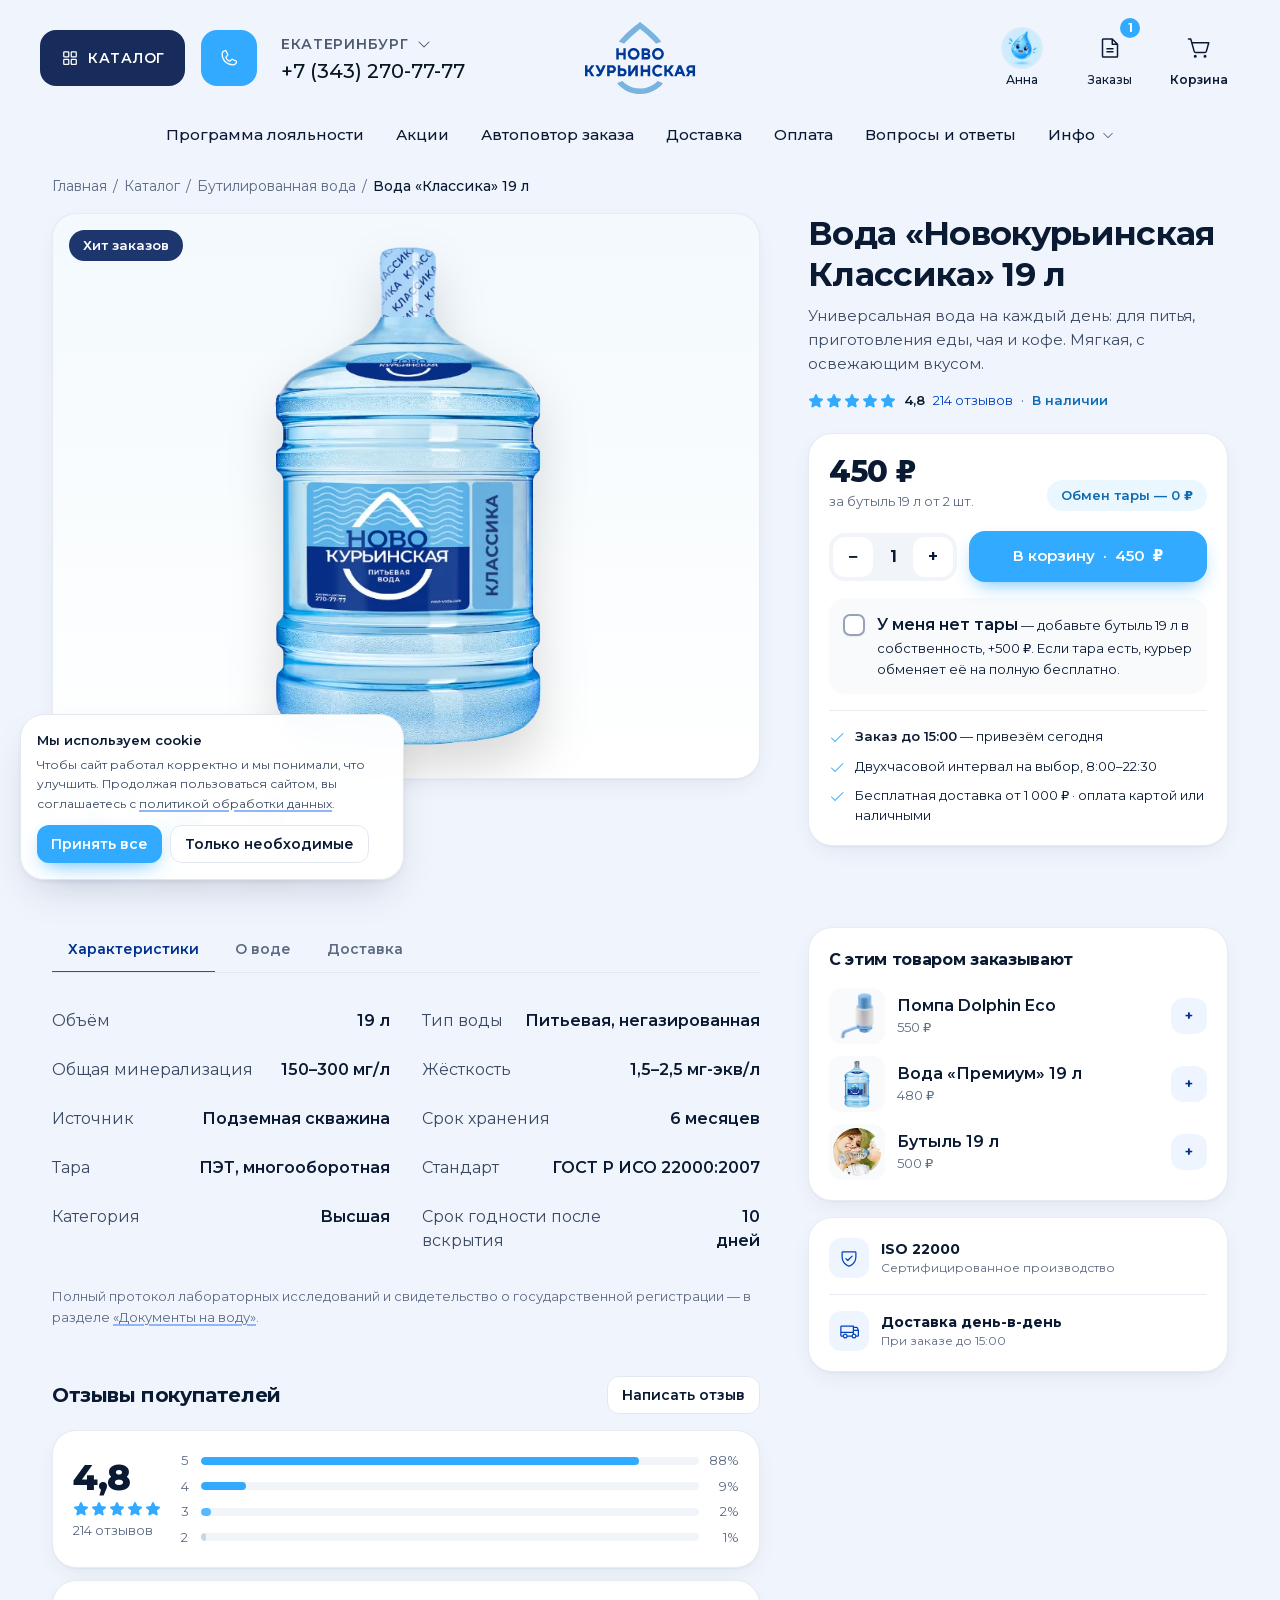
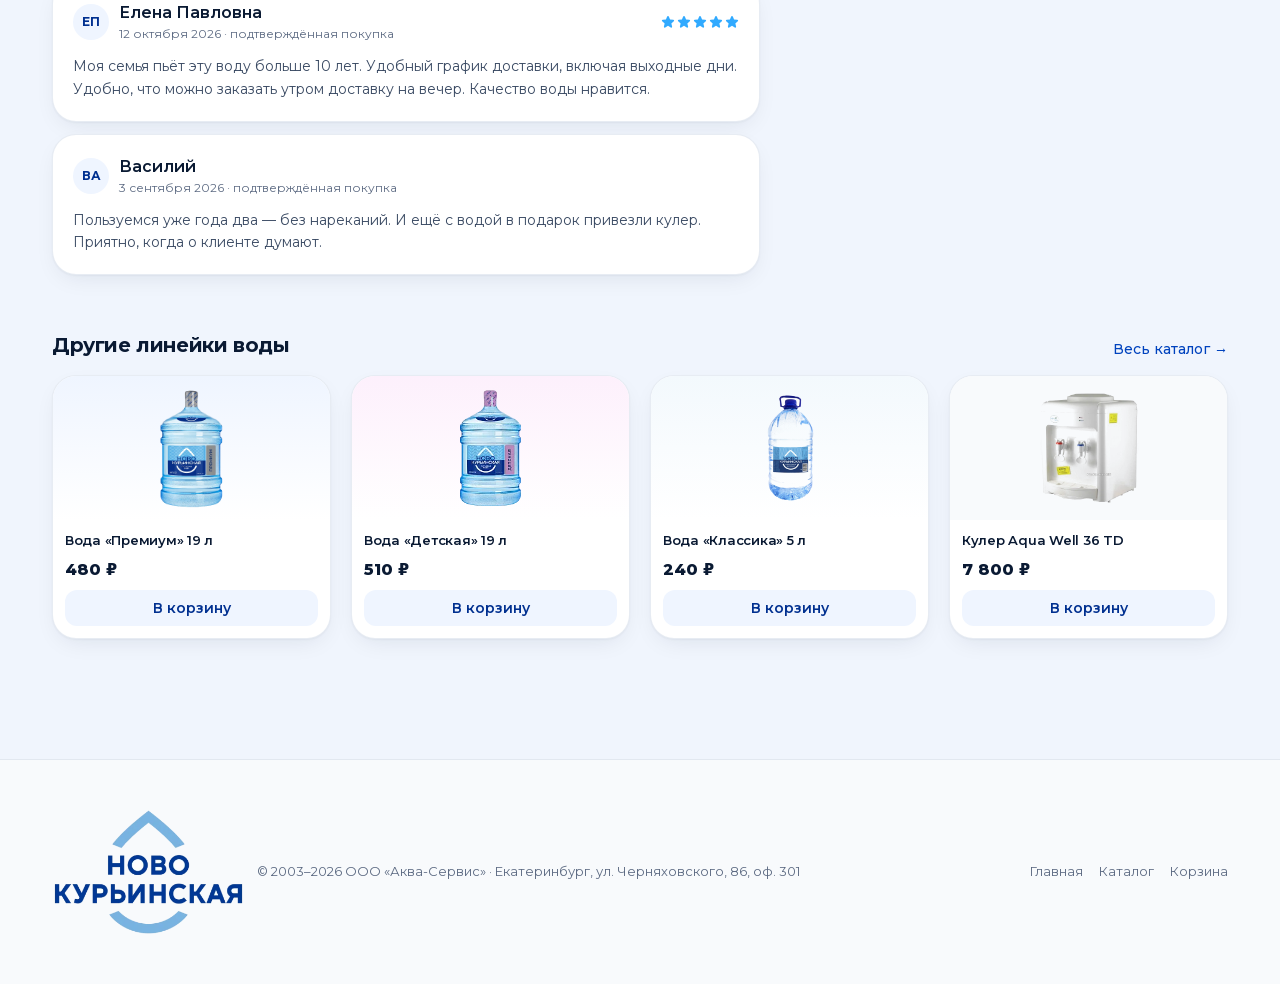
<file: product.html>
<!DOCTYPE html>
<html lang="ru" class="scroll-smooth">
<head>
<meta charset="utf-8">
<meta name="viewport" content="width=device-width, initial-scale=1">
<title>Вода «Новокурьинская Классика» 19 л — 450 ₽ с доставкой по Екатеринбургу</title>
<meta name="description" content="Питьевая вода «Новокурьинская Классика» 19 л из подземного источника. Минерализация 150–300 мг/л, жёсткость 1,5–2,5 мг-экв/л. 450 ₽ за бутыль, доставка день-в-день.">
<link rel="canonical" href="https://www.novo-voda.ru/catalog/voda/novokurinskaya-klassika-19l/">
<meta name="theme-color" content="#003090">
<meta property="og:type" content="product">
<meta property="og:title" content="Вода «Новокурьинская Классика» 19 л — 450 ₽">
<meta property="og:description" content="Универсальная вода на каждый день. Минерализация 150–300 мг/л. Доставка по Екатеринбургу в 2-часовой интервал.">
<meta property="og:image" content="assets/img/water-classic-19.webp">
<link rel="preload" href="assets/fonts/montserrat-cyrillic.woff2" as="font" type="font/woff2" crossorigin>
<link rel="preload" href="assets/img/water-classic-19.webp" as="image">
<link rel="stylesheet" href="assets/app.css?v=bc37a5fb">
<link rel="icon" href="assets/img/favicon.svg" type="image/svg+xml">
  <link rel="icon" href="assets/img/favicon-32.png" sizes="32x32" type="image/png">
  <link rel="apple-touch-icon" href="assets/img/apple-touch-icon.png">
<script type="application/ld+json">
{
  "@context": "https://schema.org",
  "@type": "Product",
  "name": "Вода питьевая «Новокурьинская Классика» 19 л",
  "image": ["https://www.novo-voda.ru/assets/img/water-classic-19.webp"],
  "description": "Питьевая вода из подземного источника. Средняя степень минерализации 1,8–2,5 мг-экв/л, общая минерализация около 150 мг/л. Обогащена кислородом.",
  "sku": "w-classic-19",
  "brand": {"@type": "Brand", "name": "Новокурьинская"},
  "offers": {
    "@type": "Offer",
    "url": "https://www.novo-voda.ru/catalog/voda/novokurinskaya-klassika-19l/",
    "priceCurrency": "RUB",
    "price": "450",
    "priceValidUntil": "2026-12-31",
    "availability": "https://schema.org/InStock",
    "seller": {"@type": "Organization", "name": "ООО «Аква-Сервис»"}
  },
  "aggregateRating": {"@type": "AggregateRating", "ratingValue": "4.8", "reviewCount": "214"},
  "review": {
    "@type": "Review",
    "reviewRating": {"@type": "Rating", "ratingValue": "5"},
    "author": {"@type": "Person", "name": "Елена Павловна"},
    "reviewBody": "Моя семья пьёт эту воду больше 10 лет. Удобный график доставки, включая выходные."
  }
}
</script>
<script type="application/ld+json">
{
  "@context": "https://schema.org",
  "@type": "BreadcrumbList",
  "itemListElement": [
    {"@type":"ListItem","position":1,"name":"Главная","item":"https://www.novo-voda.ru/"},
    {"@type":"ListItem","position":2,"name":"Каталог","item":"https://www.novo-voda.ru/catalog/"},
    {"@type":"ListItem","position":3,"name":"Бутилированная вода","item":"https://www.novo-voda.ru/catalog/voda/"},
    {"@type":"ListItem","position":4,"name":"Вода «Классика» 19 л"}
  ]
}
</script>
</head>

<body class="no-tap" x-data>


<svg id="ph-sprite" width="0" height="0" aria-hidden="true" focusable="false" style="position:absolute">
<symbol id="ph-arrow-right" viewBox="0 0 256 256"><path d="M221.66,133.66l-72,72a8,8,0,0,1-11.32-11.32L196.69,136H40a8,8,0,0,1,0-16H196.69L138.34,61.66a8,8,0,0,1,11.32-11.32l72,72A8,8,0,0,1,221.66,133.66Z"/></symbol><symbol id="ph-beer-bottle" viewBox="0 0 256 256"><path d="M245.66,42.34l-32-32a8,8,0,0,0-11.32,11.32l1.48,1.47L148.65,64.51l-38.22,7.65a8.05,8.05,0,0,0-4.09,2.18L23,157.66a24,24,0,0,0,0,33.94L64.4,233a24,24,0,0,0,33.94,0l83.32-83.31a8,8,0,0,0,2.18-4.09l7.65-38.22,41.38-55.17,1.47,1.48a8,8,0,0,0,11.32-11.32ZM96,107.31,148.69,160,104,204.69,51.31,152ZM81.37,224a7.94,7.94,0,0,1-5.65-2.34L34.34,180.28a8,8,0,0,1,0-11.31L40,163.31,92.69,216,87,221.66A8,8,0,0,1,81.37,224ZM177.6,99.2a7.92,7.92,0,0,0-1.44,3.23l-7.53,37.63L160,148.69,107.31,96l8.63-8.63,37.63-7.53a7.92,7.92,0,0,0,3.23-1.44l58.45-43.84,6.19,6.19Z"/></symbol><symbol id="ph-caret-down" viewBox="0 0 256 256"><path d="M213.66,101.66l-80,80a8,8,0,0,1-11.32,0l-80-80A8,8,0,0,1,53.66,90.34L128,164.69l74.34-74.35a8,8,0,0,1,11.32,11.32Z"/></symbol><symbol id="ph-check" viewBox="0 0 256 256"><path d="M229.66,77.66l-128,128a8,8,0,0,1-11.32,0l-56-56a8,8,0,0,1,11.32-11.32L96,188.69,218.34,66.34a8,8,0,0,1,11.32,11.32Z"/></symbol><symbol id="ph-check-fat" viewBox="0 0 256 256"><path d="M243.31,90.91l-128.4,128.4a16,16,0,0,1-22.62,0l-71.62-72a16,16,0,0,1,0-22.61l20-20a16,16,0,0,1,22.58,0L104,144.22l96.76-95.57a16,16,0,0,1,22.59,0l19.95,19.54A16,16,0,0,1,243.31,90.91Z"/></symbol><symbol id="ph-coffee" viewBox="0 0 256 256"><path d="M80,56V24a8,8,0,0,1,16,0V56a8,8,0,0,1-16,0Zm40,8a8,8,0,0,0,8-8V24a8,8,0,0,0-16,0V56A8,8,0,0,0,120,64Zm32,0a8,8,0,0,0,8-8V24a8,8,0,0,0-16,0V56A8,8,0,0,0,152,64Zm96,56v8a40,40,0,0,1-37.51,39.91,96.59,96.59,0,0,1-27,40.09H208a8,8,0,0,1,0,16H32a8,8,0,0,1,0-16H56.54A96.3,96.3,0,0,1,24,136V88a8,8,0,0,1,8-8H208A40,40,0,0,1,248,120ZM200,96H40v40a80.27,80.27,0,0,0,45.12,72h69.76A80.27,80.27,0,0,0,200,136Zm32,24a24,24,0,0,0-16-22.62V136a95.78,95.78,0,0,1-1.2,15A24,24,0,0,0,232,128Z"/></symbol><symbol id="ph-cookie" viewBox="0 0 256 256"><path d="M164.49,163.51a12,12,0,1,1-17,0A12,12,0,0,1,164.49,163.51Zm-81-8a12,12,0,1,0,17,0A12,12,0,0,0,83.51,155.51Zm9-39a12,12,0,1,0-17,0A12,12,0,0,0,92.49,116.49Zm48-1a12,12,0,1,0,0,17A12,12,0,0,0,140.49,115.51ZM232,128A104,104,0,1,1,128,24a8,8,0,0,1,8,8,40,40,0,0,0,40,40,8,8,0,0,1,8,8,40,40,0,0,0,40,40A8,8,0,0,1,232,128Zm-16.31,7.39A56.13,56.13,0,0,1,168.5,87.5a56.13,56.13,0,0,1-47.89-47.19,88,88,0,1,0,95.08,95.08Z"/></symbol><symbol id="ph-cylinder" viewBox="0 0 256 256"><path d="M128,16C87.63,16,56,35.33,56,60V196c0,24.67,31.63,44,72,44s72-19.33,72-44V60C200,35.33,168.37,16,128,16Zm0,16c26.49,0,56,11.5,56,28s-29.51,28-56,28S72,76.5,72,60,101.51,32,128,32Zm0,192c-29.83,0-56-13.08-56-28V88c13.1,9.85,33.14,16,56,16s42.9-6.2,56-16V196C184,210.92,157.83,224,128,224Z"/></symbol><symbol id="ph-drop" viewBox="0 0 256 256"><path d="M174,47.75a254.19,254.19,0,0,0-41.45-38.3,8,8,0,0,0-9.18,0A254.19,254.19,0,0,0,82,47.75C54.51,79.32,40,112.6,40,144a88,88,0,0,0,176,0C216,112.6,201.49,79.32,174,47.75ZM128,216a72.08,72.08,0,0,1-72-72c0-57.23,55.47-105,72-118,16.53,13,72,60.75,72,118A72.08,72.08,0,0,1,128,216Zm55.89-62.66a57.6,57.6,0,0,1-46.56,46.55A8.75,8.75,0,0,1,136,200a8,8,0,0,1-1.32-15.89c16.57-2.79,30.63-16.85,33.44-33.45a8,8,0,0,1,15.78,2.68Z"/></symbol><symbol id="ph-eye" viewBox="0 0 256 256"><path d="M247.31,124.76c-.35-.79-8.82-19.58-27.65-38.41C194.57,61.26,162.88,48,128,48S61.43,61.26,36.34,86.35C17.51,105.18,9,124,8.69,124.76a8,8,0,0,0,0,6.5c.35.79,8.82,19.57,27.65,38.4C61.43,194.74,93.12,208,128,208s66.57-13.26,91.66-38.34c18.83-18.83,27.3-37.61,27.65-38.4A8,8,0,0,0,247.31,124.76ZM128,192c-30.78,0-57.67-11.19-79.93-33.25A133.47,133.47,0,0,1,25,128,133.33,133.33,0,0,1,48.07,97.25C70.33,75.19,97.22,64,128,64s57.67,11.19,79.93,33.25A133.46,133.46,0,0,1,231.05,128C223.84,141.46,192.43,192,128,192Zm0-112a48,48,0,1,0,48,48A48.05,48.05,0,0,0,128,80Zm0,80a32,32,0,1,1,32-32A32,32,0,0,1,128,160Z"/></symbol><symbol id="ph-eye-slash" viewBox="0 0 256 256"><path d="M53.92,34.62A8,8,0,1,0,42.08,45.38L61.32,66.55C25,88.84,9.38,123.2,8.69,124.76a8,8,0,0,0,0,6.5c.35.79,8.82,19.57,27.65,38.4C61.43,194.74,93.12,208,128,208a127.11,127.11,0,0,0,52.07-10.83l22,24.21a8,8,0,1,0,11.84-10.76Zm47.33,75.84,41.67,45.85a32,32,0,0,1-41.67-45.85ZM128,192c-30.78,0-57.67-11.19-79.93-33.25A133.16,133.16,0,0,1,25,128c4.69-8.79,19.66-33.39,47.35-49.38l18,19.75a48,48,0,0,0,63.66,70l14.73,16.2A112,112,0,0,1,128,192Zm6-95.43a8,8,0,0,1,3-15.72,48.16,48.16,0,0,1,38.77,42.64,8,8,0,0,1-7.22,8.71,6.39,6.39,0,0,1-.75,0,8,8,0,0,1-8-7.26A32.09,32.09,0,0,0,134,96.57Zm113.28,34.69c-.42.94-10.55,23.37-33.36,43.8a8,8,0,1,1-10.67-11.92A132.77,132.77,0,0,0,231.05,128a133.15,133.15,0,0,0-23.12-30.77C185.67,75.19,158.78,64,128,64a118.37,118.37,0,0,0-19.36,1.57A8,8,0,1,1,106,49.79,134,134,0,0,1,128,48c34.88,0,66.57,13.26,91.66,38.35,18.83,18.83,27.3,37.62,27.65,38.41A8,8,0,0,1,247.31,131.26Z"/></symbol><symbol id="ph-file-text" viewBox="0 0 256 256"><path d="M213.66,82.34l-56-56A8,8,0,0,0,152,24H56A16,16,0,0,0,40,40V216a16,16,0,0,0,16,16H200a16,16,0,0,0,16-16V88A8,8,0,0,0,213.66,82.34ZM160,51.31,188.69,80H160ZM200,216H56V40h88V88a8,8,0,0,0,8,8h48V216Zm-32-80a8,8,0,0,1-8,8H96a8,8,0,0,1,0-16h64A8,8,0,0,1,168,136Zm0,32a8,8,0,0,1-8,8H96a8,8,0,0,1,0-16h64A8,8,0,0,1,168,168Z"/></symbol><symbol id="ph-fork-knife" viewBox="0 0 256 256"><path d="M72,88V40a8,8,0,0,1,16,0V88a8,8,0,0,1-16,0ZM216,40V224a8,8,0,0,1-16,0V176H152a8,8,0,0,1-8-8,268.75,268.75,0,0,1,7.22-56.88c9.78-40.49,28.32-67.63,53.63-78.47A8,8,0,0,1,216,40ZM200,53.9c-32.17,24.57-38.47,84.42-39.7,106.1H200ZM119.89,38.69a8,8,0,1,0-15.78,2.63L112,88.63a32,32,0,0,1-64,0l7.88-47.31a8,8,0,1,0-15.78-2.63l-8,48A8.17,8.17,0,0,0,32,88a48.07,48.07,0,0,0,40,47.32V224a8,8,0,0,0,16,0V135.32A48.07,48.07,0,0,0,128,88a8.17,8.17,0,0,0-.11-1.31Z"/></symbol><symbol id="ph-gift" viewBox="0 0 256 256"><path d="M216,72H180.92c.39-.33.79-.65,1.17-1A29.53,29.53,0,0,0,192,49.57,32.62,32.62,0,0,0,158.44,16,29.53,29.53,0,0,0,137,25.91a54.94,54.94,0,0,0-9,14.48,54.94,54.94,0,0,0-9-14.48A29.53,29.53,0,0,0,97.56,16,32.62,32.62,0,0,0,64,49.57,29.53,29.53,0,0,0,73.91,71c.38.33.78.65,1.17,1H40A16,16,0,0,0,24,88v32a16,16,0,0,0,16,16v64a16,16,0,0,0,16,16H200a16,16,0,0,0,16-16V136a16,16,0,0,0,16-16V88A16,16,0,0,0,216,72ZM149,36.51a13.69,13.69,0,0,1,10-4.5h.49A16.62,16.62,0,0,1,176,49.08a13.69,13.69,0,0,1-4.5,10c-9.49,8.4-25.24,11.36-35,12.4C137.7,60.89,141,45.5,149,36.51Zm-64.09.36A16.63,16.63,0,0,1,96.59,32h.49a13.69,13.69,0,0,1,10,4.5c8.39,9.48,11.35,25.2,12.39,34.92-9.72-1-25.44-4-34.92-12.39a13.69,13.69,0,0,1-4.5-10A16.6,16.6,0,0,1,84.87,36.87ZM40,88h80v32H40Zm16,48h64v64H56Zm144,64H136V136h64Zm16-80H136V88h80v32Z"/></symbol><symbol id="ph-list" viewBox="0 0 256 256"><path d="M224,128a8,8,0,0,1-8,8H40a8,8,0,0,1,0-16H216A8,8,0,0,1,224,128ZM40,72H216a8,8,0,0,0,0-16H40a8,8,0,0,0,0,16ZM216,184H40a8,8,0,0,0,0,16H216a8,8,0,0,0,0-16Z"/></symbol><symbol id="ph-map-pin" viewBox="0 0 256 256"><path d="M128,64a40,40,0,1,0,40,40A40,40,0,0,0,128,64Zm0,64a24,24,0,1,1,24-24A24,24,0,0,1,128,128Zm0-112a88.1,88.1,0,0,0-88,88c0,31.4,14.51,64.68,42,96.25a254.19,254.19,0,0,0,41.45,38.3,8,8,0,0,0,9.18,0A254.19,254.19,0,0,0,174,200.25c27.45-31.57,42-64.85,42-96.25A88.1,88.1,0,0,0,128,16Zm0,206c-16.53-13-72-60.75-72-118a72,72,0,0,1,144,0C200,161.23,144.53,209,128,222Z"/></symbol><symbol id="ph-phone" viewBox="0 0 256 256"><path d="M222.37,158.46l-47.11-21.11-.13-.06a16,16,0,0,0-15.17,1.4,8.12,8.12,0,0,0-.75.56L134.87,160c-15.42-7.49-31.34-23.29-38.83-38.51l20.78-24.71c.2-.25.39-.5.57-.77a16,16,0,0,0,1.32-15.06l0-.12L97.54,33.64a16,16,0,0,0-16.62-9.52A56.26,56.26,0,0,0,32,80c0,79.4,64.6,144,144,144a56.26,56.26,0,0,0,55.88-48.92A16,16,0,0,0,222.37,158.46ZM176,208A128.14,128.14,0,0,1,48,80,40.2,40.2,0,0,1,82.87,40a.61.61,0,0,0,0,.12l21,47L83.2,111.86a6.13,6.13,0,0,0-.57.77,16,16,0,0,0-1,15.7c9.06,18.53,27.73,37.06,46.46,46.11a16,16,0,0,0,15.75-1.14,8.44,8.44,0,0,0,.74-.56L168.89,152l47,21.05h0s.08,0,.11,0A40.21,40.21,0,0,1,176,208Z"/></symbol><symbol id="ph-shield-check" viewBox="0 0 256 256"><path d="M208,40H48A16,16,0,0,0,32,56v56c0,52.72,25.52,84.67,46.93,102.19,23.06,18.86,46,25.26,47,25.53a8,8,0,0,0,4.2,0c1-.27,23.91-6.67,47-25.53C198.48,196.67,224,164.72,224,112V56A16,16,0,0,0,208,40Zm0,72c0,37.07-13.66,67.16-40.6,89.42A129.3,129.3,0,0,1,128,223.62a128.25,128.25,0,0,1-38.92-21.81C61.82,179.51,48,149.3,48,112l0-56,160,0ZM82.34,141.66a8,8,0,0,1,11.32-11.32L112,148.69l50.34-50.35a8,8,0,0,1,11.32,11.32l-56,56a8,8,0,0,1-11.32,0Z"/></symbol><symbol id="ph-shopping-cart-simple" viewBox="0 0 256 256"><path d="M104,216a16,16,0,1,1-16-16A16,16,0,0,1,104,216Zm88-16a16,16,0,1,0,16,16A16,16,0,0,0,192,200ZM239.71,74.14l-25.64,92.28A24.06,24.06,0,0,1,191,184H92.16A24.06,24.06,0,0,1,69,166.42L33.92,40H16a8,8,0,0,1,0-16H40a8,8,0,0,1,7.71,5.86L57.19,64H232a8,8,0,0,1,7.71,10.14ZM221.47,80H61.64l22.81,82.14A8,8,0,0,0,92.16,168H191a8,8,0,0,0,7.71-5.86Z"/></symbol><symbol id="ph-sign-out" viewBox="0 0 256 256"><path d="M120,216a8,8,0,0,1-8,8H48a8,8,0,0,1-8-8V40a8,8,0,0,1,8-8h64a8,8,0,0,1,0,16H56V208h56A8,8,0,0,1,120,216Zm109.66-93.66-40-40a8,8,0,0,0-11.32,11.32L204.69,120H112a8,8,0,0,0,0,16h92.69l-26.35,26.34a8,8,0,0,0,11.32,11.32l40-40A8,8,0,0,0,229.66,122.34Z"/></symbol><symbol id="ph-squares-four" viewBox="0 0 256 256"><path d="M104,40H56A16,16,0,0,0,40,56v48a16,16,0,0,0,16,16h48a16,16,0,0,0,16-16V56A16,16,0,0,0,104,40Zm0,64H56V56h48v48Zm96-64H152a16,16,0,0,0-16,16v48a16,16,0,0,0,16,16h48a16,16,0,0,0,16-16V56A16,16,0,0,0,200,40Zm0,64H152V56h48v48Zm-96,32H56a16,16,0,0,0-16,16v48a16,16,0,0,0,16,16h48a16,16,0,0,0,16-16V152A16,16,0,0,0,104,136Zm0,64H56V152h48v48Zm96-64H152a16,16,0,0,0-16,16v48a16,16,0,0,0,16,16h48a16,16,0,0,0,16-16V152A16,16,0,0,0,200,136Zm0,64H152V152h48v48Z"/></symbol><symbol id="ph-star" viewBox="0 0 256 256"><path d="M239.18,97.26A16.38,16.38,0,0,0,224.92,86l-59-4.76L143.14,26.15a16.36,16.36,0,0,0-30.27,0L90.11,81.23,31.08,86a16.46,16.46,0,0,0-9.37,28.86l45,38.83L53,211.75a16.38,16.38,0,0,0,24.5,17.82L128,198.49l50.53,31.08A16.4,16.4,0,0,0,203,211.75l-13.76-58.07,45-38.83A16.43,16.43,0,0,0,239.18,97.26Zm-15.34,5.47-48.7,42a8,8,0,0,0-2.56,7.91l14.88,62.8a.37.37,0,0,1-.17.48c-.18.14-.23.11-.38,0l-54.72-33.65a8,8,0,0,0-8.38,0L69.09,215.94c-.15.09-.19.12-.38,0a.37.37,0,0,1-.17-.48l14.88-62.8a8,8,0,0,0-2.56-7.91l-48.7-42c-.12-.1-.23-.19-.13-.5s.18-.27.33-.29l63.92-5.16A8,8,0,0,0,103,91.86l24.62-59.61c.08-.17.11-.25.35-.25s.27.08.35.25L153,91.86a8,8,0,0,0,6.75,4.92l63.92,5.16c.15,0,.24,0,.33.29S224,102.63,223.84,102.73Z"/></symbol><symbol id="ph-star-fill" viewBox="0 0 256 256"><path d="M234.29,114.85l-45,38.83L203,211.75a16.4,16.4,0,0,1-24.5,17.82L128,198.49,77.47,229.57A16.4,16.4,0,0,1,53,211.75l13.76-58.07-45-38.83A16.46,16.46,0,0,1,31.08,86l59-4.76,22.76-55.08a16.36,16.36,0,0,1,30.27,0l22.75,55.08,59,4.76a16.46,16.46,0,0,1,9.37,28.86Z"/></symbol><symbol id="ph-trash" viewBox="0 0 256 256"><path d="M216,48H176V40a24,24,0,0,0-24-24H104A24,24,0,0,0,80,40v8H40a8,8,0,0,0,0,16h8V208a16,16,0,0,0,16,16H192a16,16,0,0,0,16-16V64h8a8,8,0,0,0,0-16ZM96,40a8,8,0,0,1,8-8h48a8,8,0,0,1,8,8v8H96Zm96,168H64V64H192ZM112,104v64a8,8,0,0,1-16,0V104a8,8,0,0,1,16,0Zm48,0v64a8,8,0,0,1-16,0V104a8,8,0,0,1,16,0Z"/></symbol><symbol id="ph-truck" viewBox="0 0 256 256"><path d="M255.42,117l-14-35A15.93,15.93,0,0,0,226.58,72H192V64a8,8,0,0,0-8-8H32A16,16,0,0,0,16,72V184a16,16,0,0,0,16,16H49a32,32,0,0,0,62,0h50a32,32,0,0,0,62,0h17a16,16,0,0,0,16-16V120A7.94,7.94,0,0,0,255.42,117ZM192,88h34.58l9.6,24H192ZM32,72H176v64H32ZM80,208a16,16,0,1,1,16-16A16,16,0,0,1,80,208Zm81-24H111a32,32,0,0,0-62,0H32V152H176v12.31A32.11,32.11,0,0,0,161,184Zm31,24a16,16,0,1,1,16-16A16,16,0,0,1,192,208Zm48-24H223a32.06,32.06,0,0,0-31-24V128h48Z"/></symbol><symbol id="ph-user" viewBox="0 0 256 256"><path d="M230.92,212c-15.23-26.33-38.7-45.21-66.09-54.16a72,72,0,1,0-73.66,0C63.78,166.78,40.31,185.66,25.08,212a8,8,0,1,0,13.85,8c18.84-32.56,52.14-52,89.07-52s70.23,19.44,89.07,52a8,8,0,1,0,13.85-8ZM72,96a56,56,0,1,1,56,56A56.06,56.06,0,0,1,72,96Z"/></symbol><symbol id="ph-wrench" viewBox="0 0 256 256"><path d="M226.76,69a8,8,0,0,0-12.84-2.88l-40.3,37.19-17.23-3.7-3.7-17.23,37.19-40.3A8,8,0,0,0,187,29.24,72,72,0,0,0,88,96,72.34,72.34,0,0,0,94,124.94L33.79,177c-.15.12-.29.26-.43.39a32,32,0,0,0,45.26,45.26c.13-.13.27-.28.39-.42L131.06,162A72,72,0,0,0,232,96,71.56,71.56,0,0,0,226.76,69ZM160,152a56.14,56.14,0,0,1-27.07-7,8,8,0,0,0-9.92,1.77L67.11,211.51a16,16,0,0,1-22.62-22.62L109.18,133a8,8,0,0,0,1.77-9.93,56,56,0,0,1,58.36-82.31l-31.2,33.81a8,8,0,0,0-1.94,7.1L141.83,108a8,8,0,0,0,6.14,6.14l26.35,5.66a8,8,0,0,0,7.1-1.94l33.81-31.2A56.06,56.06,0,0,1,160,152Z"/></symbol><symbol id="ph-x" viewBox="0 0 256 256"><path d="M205.66,194.34a8,8,0,0,1-11.32,11.32L128,139.31,61.66,205.66a8,8,0,0,1-11.32-11.32L116.69,128,50.34,61.66A8,8,0,0,1,61.66,50.34L128,116.69l66.34-66.35a8,8,0,0,1,11.32,11.32L139.31,128Z"/></symbol></svg>
<svg width="0" height="0" class="absolute" aria-hidden="true" focusable="false">
  <defs>
    <linearGradient id="nvDropGrad" x1="0.15" y1="0" x2="0.5" y2="1">
      <stop offset="0" stop-color="#9BDCF8"/>
      <stop offset="0.5" stop-color="#3C84E8"/>
      <stop offset="1" stop-color="#003090"/>
    </linearGradient>
    <linearGradient id="nvDropBg" x1="0" y1="0" x2="0.6" y2="1">
      <stop offset="0" stop-color="#EAF6FD"/>
      <stop offset="1" stop-color="#CFE8F8"/>
    </linearGradient>
  </defs>
  <symbol id="nv-drop-face" viewBox="0 0 48 48">
    <circle cx="24" cy="24" r="23" fill="url(#nvDropBg)"/>
    <path d="M24 8c0 0 13 14.2 13 22.4A13 13 0 0 1 11 30.4C11 22.2 24 8 24 8z" fill="url(#nvDropGrad)"/>
    <ellipse cx="18.4" cy="19.4" rx="2.6" ry="3.6" transform="rotate(-24 18.4 19.4)" fill="#fff" fill-opacity="0.5"/>
    <circle cx="19.4" cy="30.2" r="2.15" fill="#062A55"/>
    <circle cx="28.6" cy="30.2" r="2.15" fill="#062A55"/>
    <circle cx="20.1" cy="29.4" r="0.75" fill="#fff"/>
    <circle cx="29.3" cy="29.4" r="0.75" fill="#fff"/>
    <path d="M20.4 35.6c1.5 1.7 5.7 1.7 7.2 0" stroke="#062A55" stroke-width="2" stroke-linecap="round" fill="none"/>
    <ellipse cx="14.6" cy="33.4" rx="2" ry="1.4" fill="#FF9EB5" fill-opacity="0.75"/>
    <ellipse cx="33.4" cy="33.4" rx="2" ry="1.4" fill="#FF9EB5" fill-opacity="0.75"/>
  </symbol>
  <symbol id="nv-drop-face-sm" viewBox="0 0 48 48">
    <circle cx="24" cy="24" r="23" fill="url(#nvDropBg)"/>
    <path d="M24 8c0 0 13 14.2 13 22.4A13 13 0 0 1 11 30.4C11 22.2 24 8 24 8z" fill="url(#nvDropGrad)"/>
    <circle cx="19.4" cy="30.2" r="2.15" fill="#062A55"/>
    <circle cx="28.6" cy="30.2" r="2.15" fill="#062A55"/>
    <path d="M20.4 35.6c1.5 1.7 5.7 1.7 7.2 0" stroke="#062A55" stroke-width="2" stroke-linecap="round" fill="none"/>
  </symbol>
</svg>

<!-- ================= MODAL: ОБРАТНЫЙ ЗВОНОК ================= -->
<div x-data="callbackModal" @open-callback.window="show()" @keydown.escape.window="hide()">
  <div x-show="open" x-cloak class="fixed inset-0 z-[60] flex items-end justify-center p-0 sm:items-center sm:p-4">
    <div x-show="open" x-transition.opacity class="absolute inset-0 bg-ink/60 backdrop-blur-sm" @click="hide()"></div>

    <div x-show="open" x-transition:enter="transition duration-300 ease-smooth"
         x-transition:enter-start="opacity-0 translate-y-6 sm:scale-95" x-transition:enter-end="opacity-100 translate-y-0 sm:scale-100"
         x-transition:leave="transition duration-200" x-transition:leave-start="opacity-100" x-transition:leave-end="opacity-0"
         role="dialog" aria-modal="true" aria-labelledby="cb-title"
         class="relative w-full max-w-lg overflow-hidden rounded-t-4xl bg-white shadow-2xl sm:rounded-3xl">

      <!-- header -->
      <div class="flex items-start gap-3 border-b border-slate-100 bg-gradient-to-br from-navy-50 to-white px-5 py-4">
        <span class="grid h-11 w-11 shrink-0 place-items-center rounded-2xl bg-accent-500 text-white">
          <svg class="h-5 w-5" aria-hidden="true" viewBox="0 0 256 256" fill="currentColor"><use href="#ph-phone"/></svg>
        </span>
        <div class="min-w-0 flex-1">
          <h2 id="cb-title" class="text-lg font-bold leading-tight">Заказать звонок</h2>
          <p class="mt-0.5 text-[13px] text-ink-soft">Перезвоним в течение 5 минут и ответим на вопросы</p>
        </div>
        <button type="button" class="btn-icon !h-9 !w-9 !border-0 !bg-transparent" @click="hide()" aria-label="Закрыть">
          <svg class="h-5 w-5" aria-hidden="true" viewBox="0 0 256 256" fill="currentColor"><use href="#ph-x"/></svg>
        </button>
      </div>

      <!-- success -->
      <div x-show="sent" x-cloak class="px-5 py-10 text-center">
        <span class="mx-auto grid h-14 w-14 place-items-center rounded-full bg-accent-50 text-accent-600">
          <svg class="h-7 w-7" aria-hidden="true" viewBox="0 0 256 256" fill="currentColor"><use href="#ph-check"/></svg>
        </span>
        <h3 class="mt-4 text-lg font-bold">Заявка отправлена</h3>
        <p class="mx-auto mt-2 max-w-xs text-sm leading-relaxed text-ink-soft">
          Перезвоним на <strong class="text-ink" x-text="form.phone"></strong> в течение 5 минут в рабочее время (8:00–22:30).
        </p>
        <button type="button" class="btn-primary mt-5" @click="hide()">Хорошо</button>
      </div>

      <!-- form -->
      <form x-show="!sent" @submit.prevent="submit()" class="max-h-[70vh] space-y-3.5 overflow-y-auto px-5 py-5">

        <!-- тема: кастомный дропдаун -->
        <div class="relative" x-data="{ tOpen: false }" @keydown.escape.stop="tOpen = false">
          <span class="label" id="cb-topic-label">Тема обращения</span>
          <button type="button" @click="tOpen = !tOpen" @click.outside="tOpen = false" :aria-expanded="tOpen"
                  aria-labelledby="cb-topic-label" aria-haspopup="listbox"
                  class="field flex items-center justify-between gap-2 text-left"
                  :class="tOpen && '!border-accent-500 ring-4 ring-accent-500/15'">
            <span x-text="form.topic"></span>
            <svg class="h-4 w-4 shrink-0 text-ink-mute transition" :class="tOpen && 'rotate-180'" aria-hidden="true" viewBox="0 0 256 256" fill="currentColor"><use href="#ph-caret-down"/></svg>
          </button>

          <div x-show="tOpen" x-cloak x-transition.opacity.duration.150ms
               class="dropdown-panel left-0 right-0 top-full max-h-64 overflow-y-auto" role="listbox" aria-labelledby="cb-topic-label">
            <template x-for="t in topics" :key="t">
              <button type="button" role="option" :aria-selected="form.topic === t"
                      @click="form.topic = t; tOpen = false"
                      class="dropdown-item" :class="form.topic === t && 'dropdown-item-active'">
                <span x-text="t"></span>
                <svg x-show="form.topic === t" class="h-4 w-4 shrink-0 text-accent-600" aria-hidden="true" viewBox="0 0 256 256" fill="currentColor"><use href="#ph-check-fat"/></svg>
              </button>
            </template>
          </div>
        </div>

        <div class="grid gap-3 sm:grid-cols-2">
          <div>
            <label class="label" for="cb-name">ФИО <span class="text-sale-500">*</span></label>
            <input id="cb-name" type="text" autocomplete="name" required placeholder="Иванова Анна" class="field" x-model="form.name">
          </div>
          <div>
            <label class="label" for="cb-phone">Телефон <span class="text-sale-500">*</span></label>
            <input id="cb-phone" type="tel" inputmode="numeric" autocomplete="tel" required
                   placeholder="+7 (999) 999-99-99" class="field"
                   :value="form.phone" @input="onPhone($event)" @keydown="onPhoneKey($event)">
          </div>
        </div>

        <div>
          <label class="label" for="cb-email">Электронный адрес</label>
          <input id="cb-email" type="email" autocomplete="email" placeholder="mail@example.ru" class="field" x-model="form.email">
        </div>

        <div>
          <label class="label" for="cb-comment">Комментарий</label>
          <textarea id="cb-comment" rows="3" placeholder="Удобное время для звонка, адрес, вопрос" class="field resize-none" x-model="form.comment"></textarea>
        </div>

        <!-- согласие -->
        <label class="flex cursor-pointer items-start gap-3 rounded-2xl bg-slate-50 p-3.5 transition hover:bg-slate-100/70">
          <input type="checkbox" required x-model="form.consent" class="peer sr-only"><span class="checkbox" aria-hidden="true"><svg viewBox="0 0 256 256" fill="currentColor" aria-hidden="true"><use href="#ph-check-fat"/></svg></span>
          <span class="text-[14px] leading-relaxed text-ink-soft">
            Я ознакомился с <a href="#" class="link-underline">Политикой обработки персональных данных</a>
            и даю <a href="#" class="link-underline">Согласие на обработку персональных данных</a>
            в соответствии с ФЗ «О персональных данных» от 27.07.2006 №127-ФЗ
            <span class="text-sale-500">*</span>
          </span>
        </label>

        <div class="flex flex-col gap-2 pt-1 sm:flex-row-reverse sm:items-center">
          <button type="submit" class="btn-primary flex-1 !py-3.5" :disabled="!valid"
                  :class="!valid && '!bg-slate-200 !text-ink-mute !shadow-none'">Отправить</button>
          <button type="button" class="btn-ghost flex-1" @click="hide()">Отмена</button>
        </div>
      </form>
    </div>
  </div>
</div>


<header x-data="headerScroll" class="sticky top-0 z-30 border-b transition-colors duration-300"
        :class="scrolled ? 'is-pinned border-slate-200 bg-white/95 backdrop-blur-[12px]' : 'border-transparent bg-transparent'">

  <!-- ===== телефон: город и телефон на виду, действия — в нижнем таббаре ===== -->
  <div x-data="cityPhone" class="lg:hidden">
    <div class="mx-auto grid w-full max-w-[1200px] grid-cols-[44px_1fr_44px] items-center gap-2 px-4 pb-2 pt-2.5">
      <button type="button" class="btn-icon -ml-1 shrink-0" @click="$dispatch('open-menu')" aria-label="Открыть меню">
        <svg class="h-5 w-5" aria-hidden="true" viewBox="0 0 256 256" fill="currentColor"><use href="#ph-list"/></svg>
      </button>

      <a href="index.html" class="flex justify-self-center" aria-label="Новокурьинская — на главную">
        <img src="assets/img/logo-novovoda.svg" alt="Вода «Новокурьинская»" width="111" height="72"
             class="h-10 w-auto" fetchpriority="high">
      </a>

      <button type="button" @click="$dispatch('open-callback')" aria-label="Заказать обратный звонок"
              class="grid h-11 w-11 shrink-0 place-items-center justify-self-end rounded-2xl bg-[#31aaff] text-white transition hover:bg-[#1b93eb]">
        <svg class="h-5 w-5" aria-hidden="true" viewBox="0 0 256 256" fill="currentColor"><use href="#ph-phone"/></svg>
      </button>
    </div>

    <div class="mx-auto flex w-full max-w-[1200px] items-center justify-between gap-3 px-4 pb-2.5">
      <button type="button" @click="$dispatch('open-city-sheet')"
              class="inline-flex min-w-0 items-center gap-1 text-[13px] font-semibold uppercase tracking-[0.5px] text-[#0a1a33]/75 transition hover:text-[#1b93eb]"
              aria-label="Выбрать город доставки">
        <svg class="h-3.5 w-3.5 shrink-0 text-[#1b93eb]" aria-hidden="true" viewBox="0 0 256 256" fill="currentColor"><use href="#ph-map-pin"/></svg>
        <span class="truncate" x-text="city">Екатеринбург</span>
        <svg class="hidden h-3 w-3 shrink-0 min-[360px]:block" aria-hidden="true" viewBox="0 0 256 256" fill="currentColor"><use href="#ph-caret-down"/></svg>
      </button>

      <a :href="'tel:' + phone.raw" :aria-label="'Позвонить: ' + phone.pretty"
         class="shrink-0 whitespace-nowrap text-[13px] font-semibold text-[#071621] transition hover:text-[#1b93eb] min-[380px]:text-[14px]"
         x-text="phone.pretty">+7 (343) 270-77-77</a>
    </div>
  </div>

  <!-- ===== десктоп ===== -->
  <div class="mx-auto hidden w-full max-w-[1200px] items-center gap-5 py-4 lg:flex">
    <div class="flex min-w-0 flex-1 items-center gap-6">
      <div class="flex shrink-0 items-center gap-4">
        <div class="relative" x-data="{ mega: false, t: null }"
             @mouseenter="clearTimeout(t); mega = true" @mouseleave="t = setTimeout(() => mega = false, 180)"
             @focusin="mega = true" @focusout="if (!$el.contains($event.relatedTarget)) mega = false"
             @keydown.escape="mega = false">
          <a href="catalog.html" class="inline-flex items-center gap-2 rounded-2xl bg-[#172c5a] px-5 py-4 text-[14px] font-semibold uppercase leading-6 tracking-[0.7px] text-white" :aria-expanded="mega" aria-haspopup="true">
            <svg class="h-5 w-5" aria-hidden="true" viewBox="0 0 256 256" fill="currentColor"><use href="#ph-squares-four"/></svg>
            Каталог
          </a>

          <div x-show="mega" x-cloak x-transition.opacity.duration.150ms
               class="absolute left-0 top-full z-40 mt-2 w-[600px] overflow-hidden rounded-3xl border border-slate-200 bg-white p-3 shadow-lift">
            <div class="grid grid-cols-2 gap-x-2 gap-y-0.5">
            <a href="catalog.html" class="group flex items-center gap-3 rounded-2xl p-2.5 transition hover:bg-navy-50">
              <span class="grid h-10 w-10 shrink-0 place-items-center rounded-full border border-slate-200 bg-white text-accent-500 transition group-hover:border-accent-200 group-hover:text-accent-600">
                <svg class="h-5 w-5" viewBox="0 0 256 256" fill="currentColor" aria-hidden="true"><use href="#ph-drop"/></svg>
              </span>
              <span class="text-[14px] font-semibold leading-tight text-ink transition group-hover:text-navy-700">Вода</span>
            </a>
            <a href="catalog.html" class="group flex items-center gap-3 rounded-2xl p-2.5 transition hover:bg-navy-50">
              <span class="grid h-10 w-10 shrink-0 place-items-center rounded-full border border-slate-200 bg-white text-accent-500 transition group-hover:border-accent-200 group-hover:text-accent-600">
                <svg class="h-5 w-5" viewBox="0 0 256 256" fill="currentColor" aria-hidden="true"><use href="#ph-gift"/></svg>
              </span>
              <span class="text-[14px] font-semibold leading-tight text-ink transition group-hover:text-navy-700">Комбо-наборы</span>
            </a>
            <a href="catalog.html#goods" class="group flex items-center gap-3 rounded-2xl p-2.5 transition hover:bg-navy-50">
              <span class="grid h-10 w-10 shrink-0 place-items-center rounded-full border border-slate-200 bg-white text-accent-500 transition group-hover:border-accent-200 group-hover:text-accent-600">
                <svg class="h-5 w-5" viewBox="0 0 256 256" fill="currentColor" aria-hidden="true"><use href="#ph-coffee"/></svg>
              </span>
              <span class="text-[14px] font-semibold leading-tight text-ink transition group-hover:text-navy-700">Кофе и чай</span>
            </a>
            <a href="catalog.html#goods" class="group flex items-center gap-3 rounded-2xl p-2.5 transition hover:bg-navy-50">
              <span class="grid h-10 w-10 shrink-0 place-items-center rounded-full border border-slate-200 bg-white text-accent-500 transition group-hover:border-accent-200 group-hover:text-accent-600">
                <svg class="h-5 w-5" viewBox="0 0 256 256" fill="currentColor" aria-hidden="true"><use href="#ph-cookie"/></svg>
              </span>
              <span class="text-[14px] font-semibold leading-tight text-ink transition group-hover:text-navy-700">Сладости</span>
            </a>
            <a href="catalog.html#goods" class="group flex items-center gap-3 rounded-2xl p-2.5 transition hover:bg-navy-50">
              <span class="grid h-10 w-10 shrink-0 place-items-center rounded-full border border-slate-200 bg-white text-accent-500 transition group-hover:border-accent-200 group-hover:text-accent-600">
                <svg class="h-5 w-5" viewBox="0 0 256 256" fill="currentColor" aria-hidden="true"><use href="#ph-fork-knife"/></svg>
              </span>
              <span class="text-[14px] font-semibold leading-tight text-ink transition group-hover:text-navy-700">Одноразовая посуда</span>
            </a>
            <a href="catalog.html#coolers" class="group flex items-center gap-3 rounded-2xl p-2.5 transition hover:bg-navy-50">
              <span class="grid h-10 w-10 shrink-0 place-items-center rounded-full border border-slate-200 bg-white text-accent-500 transition group-hover:border-accent-200 group-hover:text-accent-600">
                <svg class="h-5 w-5" viewBox="0 0 256 256" fill="currentColor" aria-hidden="true"><use href="#ph-cylinder"/></svg>
              </span>
              <span class="text-[14px] font-semibold leading-tight text-ink transition group-hover:text-navy-700">Кулеры и помпы</span>
            </a>
            <a href="index.html#faq" class="group flex items-center gap-3 rounded-2xl p-2.5 transition hover:bg-navy-50">
              <span class="grid h-10 w-10 shrink-0 place-items-center rounded-full border border-slate-200 bg-white text-accent-500 transition group-hover:border-accent-200 group-hover:text-accent-600">
                <svg class="h-5 w-5" viewBox="0 0 256 256" fill="currentColor" aria-hidden="true"><use href="#ph-shield-check"/></svg>
              </span>
              <span class="text-[14px] font-semibold leading-tight text-ink transition group-hover:text-navy-700">Профилактика</span>
            </a>
            <a href="index.html#faq" class="group flex items-center gap-3 rounded-2xl p-2.5 transition hover:bg-navy-50">
              <span class="grid h-10 w-10 shrink-0 place-items-center rounded-full border border-slate-200 bg-white text-accent-500 transition group-hover:border-accent-200 group-hover:text-accent-600">
                <svg class="h-5 w-5" viewBox="0 0 256 256" fill="currentColor" aria-hidden="true"><use href="#ph-wrench"/></svg>
              </span>
              <span class="text-[14px] font-semibold leading-tight text-ink transition group-hover:text-navy-700">Ремонт</span>
            </a>
            <a href="catalog.html" class="group flex items-center gap-3 rounded-2xl p-2.5 transition hover:bg-navy-50">
              <span class="grid h-10 w-10 shrink-0 place-items-center rounded-full border border-slate-200 bg-white text-accent-500 transition group-hover:border-accent-200 group-hover:text-accent-600">
                <svg class="h-5 w-5" viewBox="0 0 256 256" fill="currentColor" aria-hidden="true"><use href="#ph-beer-bottle"/></svg>
              </span>
              <span class="text-[14px] font-semibold leading-tight text-ink transition group-hover:text-navy-700">Тара</span>
            </a>
            </div>
            <div class="mt-2 flex items-center justify-between gap-3 rounded-2xl bg-deep-50 px-4 py-3">
              <p class="text-[13px] font-semibold leading-snug text-deep-700">Не знаете, что выбрать?<br>Подберём за 5 минут</p>
              <button type="button" @click="$dispatch('open-callback')" class="btn-deep btn-sm shrink-0">Заказать звонок</button>
            </div>
          </div>
        </div>

        <button type="button" @click="$dispatch('open-callback')"
                class="grid shrink-0 place-items-center rounded-2xl bg-[#31aaff] p-[18px] text-white transition hover:bg-[#1b93eb]"
                aria-label="Заказать обратный звонок">
          <svg class="h-5 w-5" aria-hidden="true" viewBox="0 0 256 256" fill="currentColor"><use href="#ph-phone"/></svg>
        </button>
      </div>

      <div class="flex min-w-0 flex-col justify-center gap-1" x-data="cityPhone">
        <div x-data="cityPicker" class="relative">
          <button type="button" @click="open = !open" @click.outside="open = false" :aria-expanded="open"
                  class="flex items-center gap-2 rounded-lg text-[14px] font-semibold uppercase tracking-[0.7px] text-[#0a1a33]/70 transition hover:text-[#1b93eb]">
            <span x-text="city"></span>
            <svg class="h-4 w-4 shrink-0 transition" :class="open && 'rotate-180'" aria-hidden="true" viewBox="0 0 256 256" fill="currentColor"><use href="#ph-caret-down"/></svg>
          </button>
          <div x-show="open" x-cloak x-transition.opacity.duration.150ms class="dropdown-panel left-0 top-full mt-2 w-60">
            <p class="px-3 py-1.5 text-[12px] font-semibold uppercase tracking-wider text-ink-mute">Доставляем в 11 городах</p>
            <div class="max-h-72 overflow-y-auto">
              <template x-for="c in cities" :key="c">
                <button type="button" @click="pick(c)" class="dropdown-item" :class="city === c && 'dropdown-item-active'">
                  <span x-text="c"></span>
                  <svg x-show="city === c" class="h-3.5 w-3.5 shrink-0 text-navy-600" aria-hidden="true" viewBox="0 0 256 256" fill="currentColor"><use href="#ph-check-fat"/></svg>
                </button>
              </template>
            </div>
          </div>
        </div>
        <a :href="'tel:' + phone.raw" :aria-label="'Позвонить: ' + phone.pretty"
           class="whitespace-nowrap text-[18px] font-medium leading-6 text-[#071621] transition hover:text-[#1b93eb] lg:text-[20px]"
           x-text="phone.pretty">+7 (343) 270-77-77</a>
      </div>
    </div>

    <a href="index.html" class="flex shrink-0 items-center justify-center" aria-label="Новокурьинская — на главную">
      <img src="assets/img/logo-novovoda.svg" alt="Вода «Новокурьинская»" width="111" height="72"
           class="h-[60px] w-auto lg:h-[72px]" fetchpriority="high">
    </a>

    <div class="flex min-w-0 flex-1 items-center justify-end">
      <div class="flex items-center gap-1 sm:gap-2" x-data="cartFlyout"
     @mouseleave="scheduleClose()">

      <!-- профиль -->
      <div x-data="accountMenu" class="relative max-sm:static"
           @mouseenter="openMenu()" @mouseleave="scheduleClose()"
           @focusin="cancelClose()" @click.outside="closeNow()" @focusout="if (!$el.contains($event.relatedTarget)) closeNow()"
           @keydown.escape="closeNow()">
        <button type="button" @click="plateClick($event)" :aria-expanded="open"
                :aria-label="logged ? 'Профиль — ' + name : 'Войти в личный кабинет'"
                class="group flex min-w-[56px] flex-col items-center gap-1 rounded-2xl p-2 text-ink transition-colors duration-200 min-[380px]:min-w-[64px] min-[380px]:p-3 sm:min-w-[80px]"
                :class="scrolled ? 'hover:bg-[#f1f5f9]' : 'hover:bg-white'">
          <span class="relative grid h-10 w-10 place-items-center">
            <template x-if="!logged">
              <svg class="h-6 w-6" aria-hidden="true" viewBox="0 0 256 256" fill="currentColor"><use href="#ph-user"/></svg>
            </template>
            <template x-if="logged && !avatarSrc">
              <svg class="h-10 w-10 overflow-hidden rounded-full shadow-[0_0_0_1px_#e2e8f0]" viewBox="0 0 48 48" aria-hidden="true"><use href="#nv-drop-face"/></svg>
            </template>
            <template x-if="logged && avatarSrc">
              <img :src="avatarSrc" alt="" width="40" height="40" class="h-10 w-10 rounded-full object-cover shadow-[0_0_0_1px_#e2e8f0]">
            </template>
          </span>
          <span class="hidden whitespace-nowrap text-[12px] font-medium leading-4 text-[#0a1a33] min-[380px]:block" x-text="logged ? firstName : 'Войти'"></span>
        </button>

        <!-- мостик через зазор mt-3: пока курсор идёт от плашки к панели,
             он остаётся внутри обёртки и меню не закрывается -->
        <div x-show="open && canHover" x-cloak aria-hidden="true" class="absolute right-0 top-full h-4 w-[21rem]"></div>

        <div x-show="open" x-cloak x-transition.opacity.duration.150ms
             class="dropdown-panel right-0 top-full mt-3 w-[21rem] !p-0 max-sm:left-4 max-sm:right-4 max-sm:mt-1 max-sm:w-auto">
          <div class="flex items-center gap-3.5 border-b border-slate-100 bg-gradient-to-br from-navy-50 to-white p-4">
            <span class="grid h-14 w-14 shrink-0 place-items-center overflow-hidden rounded-2xl ring-1 ring-navy-100">
              <template x-if="!avatarSrc">
                <svg class="h-full w-full" viewBox="0 0 48 48" aria-hidden="true"><use href="#nv-drop-face"/></svg>
              </template>
              <template x-if="avatarSrc">
                <img :src="avatarSrc" alt="" width="56" height="56" class="h-full w-full object-cover">
              </template>
            </span>
            <div class="min-w-0">
              <p class="truncate text-[16px] font-bold leading-6" x-text="logged ? name : 'Гость'"></p>
              <p class="truncate text-[13px] leading-5 text-ink-mute" x-text="logged ? email : 'Войдите, чтобы видеть заказы'"></p>
            </div>
          </div>

          <nav class="p-2" aria-label="Личный кабинет">
            <a href="account.html" class="dropdown-item !justify-start !gap-3 !px-3.5 !py-2.5 text-[16px]">
              <svg class="h-5 w-5 shrink-0 text-ink-mute" aria-hidden="true" viewBox="0 0 256 256" fill="currentColor"><use href="#ph-user"/></svg>
              Личный кабинет
            </a>
            <a href="orders.html" class="dropdown-item !justify-start !gap-3 !px-3.5 !py-2.5 text-[16px]">
              <svg class="h-5 w-5 shrink-0 text-ink-mute" aria-hidden="true" viewBox="0 0 256 256" fill="currentColor"><use href="#ph-file-text"/></svg>
              Мои заказы
            </a>
            <a href="account.html#bonuses" class="dropdown-item !justify-start !gap-3 !px-3.5 !py-2.5 text-[16px]">
              <svg class="h-5 w-5 shrink-0 text-ink-mute" aria-hidden="true" viewBox="0 0 256 256" fill="currentColor"><use href="#ph-star"/></svg>
              <span class="flex-1">Бонусы</span>
              <span class="pill bg-accent-50 !px-2.5 !py-1 text-[13px] text-accent-700" x-text="bonus + ' б.'"></span>
            </a>
            <a href="account.html#addresses" class="dropdown-item !justify-start !gap-3 !px-3.5 !py-2.5 text-[16px]">
              <svg class="h-5 w-5 shrink-0 text-ink-mute" aria-hidden="true" viewBox="0 0 256 256" fill="currentColor"><use href="#ph-map-pin"/></svg>
              Адреса доставки
            </a>
            <button type="button" @click="logged ? toggleAuth() : (open = false, $dispatch('open-auth', 'login'))"
                    class="dropdown-item !justify-start !gap-3 !px-3.5 !py-2.5 mt-1 border-t border-slate-100 text-[16px] !text-sale-600 hover:!bg-sale-50">
              <svg class="h-5 w-5 shrink-0" aria-hidden="true" viewBox="0 0 256 256" fill="currentColor"><use href="#ph-sign-out"/></svg>
              <span x-text="logged ? 'Выйти' : 'Войти'"></span>
            </button>
          </nav>
        </div>
      </div>

      <!-- заказы -->
      <a href="orders.html" @mouseenter="scheduleClose()"
         class="group relative flex min-w-[56px] flex-col items-center gap-1 rounded-2xl p-2 text-ink transition-colors duration-200 min-[380px]:min-w-[64px] min-[380px]:p-3 sm:min-w-[80px]"
           :class="scrolled ? 'hover:bg-[#f1f5f9]' : 'hover:bg-white'">
        <span class="relative grid h-10 w-10 place-items-center">
          <svg class="h-6 w-6" aria-hidden="true" viewBox="0 0 256 256" fill="currentColor"><use href="#ph-file-text"/></svg>
          <span x-show="$store.orders.activeCount > 0" x-cloak
                class="absolute -right-2.5 -top-2.5 grid h-5 min-w-[20px] place-items-center rounded-full bg-[#31aaff] px-1 text-[12px] font-bold leading-3 text-white"
                x-text="$store.orders.activeCount"></span>
        </span>
        <span class="hidden whitespace-nowrap text-[12px] font-medium leading-4 text-[#0a1a33] min-[380px]:block">Заказы</span>
      </a>

      <!-- корзина + выпадающее меню -->
      <div class="relative" @mouseenter="show()">
        <a href="cart.html"
           class="group relative flex min-w-[56px] flex-col items-center gap-1 rounded-2xl p-2 text-ink transition-colors duration-200 min-[380px]:min-w-[64px] min-[380px]:p-3 sm:min-w-[80px]"
           :class="scrolled ? 'hover:bg-[#f1f5f9]' : 'hover:bg-white'">
          <span class="relative grid h-10 w-10 place-items-center">
            <svg class="h-6 w-6" aria-hidden="true" viewBox="0 0 256 256" fill="currentColor"><use href="#ph-shopping-cart-simple"/></svg>
            <span x-show="$store.cart.count > 0" x-cloak
                  class="absolute -right-2.5 -top-2.5 grid h-5 min-w-[20px] place-items-center rounded-full bg-[#31aaff] px-1 text-[12px] font-bold leading-3 text-white"
                  x-text="$store.cart.count"></span>
          </span>
          <span class="hidden whitespace-nowrap text-[12px] font-semibold leading-4 text-[#0a1a33] min-[380px]:block"
                x-text="$store.cart.count > 0 ? $store.cart.totalLabel : 'Корзина'">Корзина</span>
        </a>

        <div x-show="open && $store.cart.count > 0" x-cloak x-transition.opacity.duration.150ms
             class="absolute right-0 top-full z-40 mt-2 w-[480px] max-w-[calc(100vw-2rem)] overflow-hidden rounded-3xl border border-slate-200 bg-white shadow-lift">
          <div class="flex items-center justify-between border-b border-slate-100 px-4 py-3">
            <p class="text-[15px] font-bold">Основные товары <span class="text-ink-mute" x-text="$store.cart.count"></span></p>
            <button type="button" class="text-[13px] font-medium text-navy-600 hover:underline" @click="$store.cart.clear()">Очистить список</button>
          </div>

          <div class="max-h-[320px] overflow-y-auto px-4 py-1">
            <template x-for="line in $store.cart.lines" :key="line.sku">
              <div class="flex items-center gap-3 border-b border-slate-100 py-3 last:border-0">
                <img :src="line.product.img" alt="" width="48" height="48" loading="lazy"
                     class="h-12 w-12 shrink-0 rounded-xl bg-slate-50 object-contain p-0.5">
                <div class="min-w-0 flex-1">
                  <p class="text-[16px] font-semibold leading-snug" x-text="line.product.name"></p>
                  <p class="mt-0.5 text-[12px] text-ink-mute">
                    <span x-text="line.qty"></span> шт. · <span x-text="line.product.volume"></span>
                  </p>
                </div>
                <p class="shrink-0 text-[16px] font-bold" x-text="fmt(line.total)"></p>
                <button type="button" class="shrink-0 rounded-lg p-1 text-ink-mute transition hover:bg-sale-50 hover:text-sale-500"
                        @click="$store.cart.remove(line.sku)" :aria-label="'Удалить: ' + line.product.name">
                  <svg class="h-4 w-4" aria-hidden="true" viewBox="0 0 256 256" fill="currentColor"><use href="#ph-trash"/></svg>
                </button>
              </div>
            </template>
          </div>

          <div class="border-t border-slate-100 p-4">
            <div class="flex items-end justify-between gap-3">
              <div>
                <p class="text-[13px] text-ink-mute">Итого:</p>
                <p class="text-2xl font-bold tracking-[-0.02em]" x-text="$store.cart.totalLabel"></p>
              </div>
              <a href="cart.html" class="btn-primary btn-sm">В корзину</a>
            </div>
            <p class="mt-2 text-[12px] text-ink-mute" x-show="$store.cart.freeDeliveryLeft > 0">
              До бесплатной доставки <span class="font-semibold text-ink" x-text="$store.cart.freeDeliveryLeft + ' ₽'"></span>
            </p>
            <p class="mt-2 text-[12px] font-semibold text-accent-700" x-show="$store.cart.freeDeliveryLeft === 0" x-cloak>
              Доставка бесплатная
            </p>
          </div>
        </div>
      </div>
    </div>
    </div>
  </div>

  <!-- строка 2: разделы -->
  <div class="hidden lg:block">
    <div data-nav class="mx-auto flex w-full max-w-[1240px] items-center justify-center gap-1 px-8 pb-1">
      <a data-nav-item href="index.html#loyalty" class="nav-link">Программа лояльности</a>
      <a data-nav-item href="index.html#promo" class="nav-link">Акции</a>
      <a data-nav-item href="index.html#promo" class="nav-link">Автоповтор заказа</a>
      <a data-nav-item href="index.html#delivery" class="nav-link">Доставка</a>
      <a data-nav-item href="index.html#delivery" class="nav-link">Оплата</a>
      <a data-nav-item href="index.html#faq" class="nav-link">Вопросы и ответы</a>
      <div data-nav-item data-nav-title="Инфо" class="relative shrink-0" x-data="{ open: false }"
           @mouseenter="open = true" @mouseleave="open = false" @focusin="open = true" @focusout="if (!$el.contains($event.relatedTarget)) open = false" @keydown.escape="open = false">
          <a href="#" class="nav-link inline-flex items-center gap-1.5" :aria-expanded="open" aria-haspopup="true">
            Инфо
            <svg class="h-3.5 w-3.5 shrink-0 text-ink-mute transition" :class="open && 'rotate-180'" aria-hidden="true" viewBox="0 0 256 256" fill="currentColor"><use href="#ph-caret-down"/></svg>
          </a>
          <div data-nav-children x-show="open" x-cloak x-transition.opacity.duration.150ms
               class="dropdown-panel left-0 top-full mt-3 w-[520px] !p-2">
            <div class="grid grid-cols-2 gap-x-2 gap-y-0.5">
              <a href="index.html#about" class="dropdown-item !justify-start">Компания</a>
              <a href="#" class="dropdown-item !justify-start">Контакты</a>
              <a href="index.html#faq" class="dropdown-item !justify-start">Профилактика</a>
              <a href="#" class="dropdown-item !justify-start">Новости</a>
              <a href="#" class="dropdown-item !justify-start">Документы на воду</a>
              <a href="#" class="dropdown-item !justify-start">Оптовым клиентам</a>
              <a href="index.html#about" class="dropdown-item !justify-start">Производство</a>
              <a href="#" class="dropdown-item !justify-start">Правовая информация</a>
              <a href="#" class="dropdown-item !justify-start">Блог</a>
              <a href="#" class="dropdown-item !justify-start">Вакансии</a>
            </div>
          </div>
        </div>
      <div data-nav-more class="relative hidden shrink-0" x-data="{ open: false }"
           @mouseenter="open = true" @mouseleave="open = false" @focusin="open = true"
           @focusout="if (!$el.contains($event.relatedTarget)) open = false" @keydown.escape="open = false">
        <button type="button" :aria-expanded="open" aria-haspopup="true"
                class="nav-link inline-flex items-center gap-1.5 font-semibold">
          Ещё
          <svg class="h-3.5 w-3.5 shrink-0 text-ink-mute transition" :class="open && 'rotate-180'" aria-hidden="true" viewBox="0 0 256 256" fill="currentColor"><use href="#ph-caret-down"/></svg>
        </button>
        <div x-show="open" x-cloak x-transition.opacity.duration.150ms
             class="dropdown-panel right-0 top-full mt-3 w-64">
          <div data-more-list></div>
        </div>
      </div>
    </div>
  </div>

</header>

<!-- ================= MOBILE MENU DRAWER ================= -->
<div x-data="{ open: false }" @open-menu.window="open = true"
     @keydown.escape.window="open = false">
  <div x-show="open" x-cloak class="fixed inset-0 z-[57] lg:hidden">
    <div x-show="open" x-transition.opacity class="absolute inset-0 bg-ink/50" @click="open = false"></div>
    <div x-show="open"
         x-transition:enter="transition duration-300 ease-smooth" x-transition:enter-start="-translate-x-full" x-transition:enter-end="translate-x-0"
         x-transition:leave="transition duration-200" x-transition:leave-start="translate-x-0" x-transition:leave-end="-translate-x-full"
         class="absolute inset-0 flex flex-col bg-white shadow-2xl">

      <div class="flex items-center justify-between gap-3 border-b border-slate-200 px-4 py-2.5">
        <a href="index.html" class="flex items-center" aria-label="Новокурьинская — на главную" @click="open = false">
          <img src="assets/img/logo-novovoda.svg" alt="Вода «Новокурьинская»" width="111" height="72"
               class="h-9 w-auto" fetchpriority="high">
        </a>
        <button type="button" @click="open = false" aria-label="Закрыть меню"
                class="grid h-8 w-8 place-items-center rounded-full border border-slate-200 bg-white text-ink-mute transition hover:bg-slate-50 hover:text-ink">
          <svg class="h-3.5 w-3.5" aria-hidden="true" viewBox="0 0 256 256" fill="currentColor"><use href="#ph-x"/></svg>
        </button>
      </div>

      <nav class="flex-1 overflow-y-auto px-2 py-2 scroll-x" aria-label="Мобильная навигация">
        <a href="catalog.html" class="flex w-full items-center justify-between gap-2 rounded-xl px-4 py-3 text-[16px] font-medium text-ink transition hover:bg-slate-50">Каталог воды <svg class="h-4 w-4 shrink-0 text-ink-mute" aria-hidden="true" viewBox="0 0 256 256" fill="currentColor"><use href="#ph-arrow-right"/></svg></a><a href="catalog.html#coolers" class="flex w-full items-center justify-between gap-2 rounded-xl px-4 py-3 text-[16px] font-medium text-ink transition hover:bg-slate-50">Кулеры и помпы <svg class="h-4 w-4 shrink-0 text-ink-mute" aria-hidden="true" viewBox="0 0 256 256" fill="currentColor"><use href="#ph-arrow-right"/></svg></a><a href="catalog.html#goods" class="flex w-full items-center justify-between gap-2 rounded-xl px-4 py-3 text-[16px] font-medium text-ink transition hover:bg-slate-50">Кофе, чай, сладости <svg class="h-4 w-4 shrink-0 text-ink-mute" aria-hidden="true" viewBox="0 0 256 256" fill="currentColor"><use href="#ph-arrow-right"/></svg></a><a href="index.html#delivery" class="flex w-full items-center justify-between gap-2 rounded-xl px-4 py-3 text-[16px] font-medium text-ink transition hover:bg-slate-50">Доставка и оплата <svg class="h-4 w-4 shrink-0 text-ink-mute" aria-hidden="true" viewBox="0 0 256 256" fill="currentColor"><use href="#ph-arrow-right"/></svg></a><a href="index.html#loyalty" class="flex w-full items-center justify-between gap-2 rounded-xl px-4 py-3 text-[16px] font-medium text-ink transition hover:bg-slate-50">Программа лояльности <svg class="h-4 w-4 shrink-0 text-ink-mute" aria-hidden="true" viewBox="0 0 256 256" fill="currentColor"><use href="#ph-arrow-right"/></svg></a><a href="index.html#reviews" class="flex w-full items-center justify-between gap-2 rounded-xl px-4 py-3 text-[16px] font-medium text-ink transition hover:bg-slate-50">Отзывы <svg class="h-4 w-4 shrink-0 text-ink-mute" aria-hidden="true" viewBox="0 0 256 256" fill="currentColor"><use href="#ph-arrow-right"/></svg></a><a href="index.html#faq" class="flex w-full items-center justify-between gap-2 rounded-xl px-4 py-3 text-[16px] font-medium text-ink transition hover:bg-slate-50">Вопросы и ответы <svg class="h-4 w-4 shrink-0 text-ink-mute" aria-hidden="true" viewBox="0 0 256 256" fill="currentColor"><use href="#ph-arrow-right"/></svg></a>

        <div x-data="{ info: false }">
          <button type="button" @click="info = !info" :aria-expanded="info" aria-controls="drawer-info"
                  class="mt-1 flex w-full items-center justify-between gap-2 rounded-xl px-4 py-3 text-[16px] font-medium text-ink transition hover:bg-slate-50">
            Информация
            <svg class="h-4 w-4 shrink-0 text-ink-mute transition-transform duration-200" :class="info && 'rotate-180'"
                 aria-hidden="true" viewBox="0 0 256 256" fill="currentColor"><use href="#ph-caret-down"/></svg>
          </button>
          <div id="drawer-info" class="drawer-acc" :class="info && 'is-open'">
            <div class="drawer-acc-inner">
              <a href="index.html#about" class="flex w-full items-center justify-between gap-2 rounded-xl px-4 py-3 text-[16px] font-medium text-ink transition hover:bg-slate-50">Компания <svg class="h-4 w-4 shrink-0 text-ink-mute" aria-hidden="true" viewBox="0 0 256 256" fill="currentColor"><use href="#ph-arrow-right"/></svg></a><a href="#" class="flex w-full items-center justify-between gap-2 rounded-xl px-4 py-3 text-[16px] font-medium text-ink transition hover:bg-slate-50">Контакты <svg class="h-4 w-4 shrink-0 text-ink-mute" aria-hidden="true" viewBox="0 0 256 256" fill="currentColor"><use href="#ph-arrow-right"/></svg></a><a href="index.html#faq" class="flex w-full items-center justify-between gap-2 rounded-xl px-4 py-3 text-[16px] font-medium text-ink transition hover:bg-slate-50">Профилактика <svg class="h-4 w-4 shrink-0 text-ink-mute" aria-hidden="true" viewBox="0 0 256 256" fill="currentColor"><use href="#ph-arrow-right"/></svg></a><a href="#" class="flex w-full items-center justify-between gap-2 rounded-xl px-4 py-3 text-[16px] font-medium text-ink transition hover:bg-slate-50">Новости <svg class="h-4 w-4 shrink-0 text-ink-mute" aria-hidden="true" viewBox="0 0 256 256" fill="currentColor"><use href="#ph-arrow-right"/></svg></a><a href="#" class="flex w-full items-center justify-between gap-2 rounded-xl px-4 py-3 text-[16px] font-medium text-ink transition hover:bg-slate-50">Документы на воду <svg class="h-4 w-4 shrink-0 text-ink-mute" aria-hidden="true" viewBox="0 0 256 256" fill="currentColor"><use href="#ph-arrow-right"/></svg></a><a href="#" class="flex w-full items-center justify-between gap-2 rounded-xl px-4 py-3 text-[16px] font-medium text-ink transition hover:bg-slate-50">Оптовым клиентам <svg class="h-4 w-4 shrink-0 text-ink-mute" aria-hidden="true" viewBox="0 0 256 256" fill="currentColor"><use href="#ph-arrow-right"/></svg></a><a href="index.html#about" class="flex w-full items-center justify-between gap-2 rounded-xl px-4 py-3 text-[16px] font-medium text-ink transition hover:bg-slate-50">Производство <svg class="h-4 w-4 shrink-0 text-ink-mute" aria-hidden="true" viewBox="0 0 256 256" fill="currentColor"><use href="#ph-arrow-right"/></svg></a><a href="#" class="flex w-full items-center justify-between gap-2 rounded-xl px-4 py-3 text-[16px] font-medium text-ink transition hover:bg-slate-50">Правовая информация <svg class="h-4 w-4 shrink-0 text-ink-mute" aria-hidden="true" viewBox="0 0 256 256" fill="currentColor"><use href="#ph-arrow-right"/></svg></a><a href="#" class="flex w-full items-center justify-between gap-2 rounded-xl px-4 py-3 text-[16px] font-medium text-ink transition hover:bg-slate-50">Блог <svg class="h-4 w-4 shrink-0 text-ink-mute" aria-hidden="true" viewBox="0 0 256 256" fill="currentColor"><use href="#ph-arrow-right"/></svg></a><a href="#" class="flex w-full items-center justify-between gap-2 rounded-xl px-4 py-3 text-[16px] font-medium text-ink transition hover:bg-slate-50">Вакансии <svg class="h-4 w-4 shrink-0 text-ink-mute" aria-hidden="true" viewBox="0 0 256 256" fill="currentColor"><use href="#ph-arrow-right"/></svg></a>
            </div>
          </div>
        </div>
      </nav>

      <div class="space-y-2 border-t border-slate-200 p-4">
        <button type="button" @click="open = false; $dispatch('open-callback')" class="btn-deep w-full">
          <svg class="h-[18px] w-[18px] shrink-0" aria-hidden="true" viewBox="0 0 256 256" fill="currentColor"><use href="#ph-phone"/></svg>
          Заказать звонок
        </button>
        <a href="index.html#order" class="btn-primary w-full" @click="open = false">
          <svg class="h-[18px] w-[18px] shrink-0" aria-hidden="true" viewBox="0 0 256 256" fill="currentColor"><use href="#ph-drop"/></svg>
          Заказать воду
        </a>
      </div>
    </div>
  </div>
</div>


<main class="pb-28 lg:pb-16">

  <nav class="shell flex flex-wrap items-center gap-1.5 py-2.5 text-[14px] text-ink-mute sm:py-4" aria-label="Хлебные крошки">
    <a href="index.html" class="hover:text-navy-700">Главная</a><span aria-hidden="true">/</span>
    <a href="catalog.html" class="hover:text-navy-700">Каталог</a><span aria-hidden="true">/</span>
    <a href="catalog.html" class="hover:text-navy-700">Бутилированная вода</a><span aria-hidden="true">/</span>
    <span class="font-medium text-ink">Вода «Классика» 19 л</span>
  </nav>

  <!-- ============ PRODUCT ============ -->
  <section class="shell grid grid-cols-[minmax(0,1fr)] gap-8 lg:grid-cols-[minmax(0,1fr)_420px] lg:gap-12">

    <!-- gallery -->
    <div class="order-2 min-w-0 lg:order-1" x-data="{ view: 'bottle' }">
      <div class="card relative flex aspect-[4/3] items-center justify-center overflow-hidden bg-gradient-to-b from-sky-50 to-white p-6 lg:aspect-[5/4]">
        <span class="pill absolute left-4 top-4 bg-deep-500 text-white">Хит заказов</span>
        <img x-show="view === 'bottle'" src="assets/img/water-classic-19.webp" width="350" height="655" fetchpriority="high"
             alt="Бутыль воды «Новокурьинская Классика» 19 литров" class="h-full w-auto object-contain drop-shadow-2xl">
        <img x-show="view === 'pack'" x-cloak src="assets/img/water-classic-06.webp" width="200" height="199" loading="lazy"
             alt="Упаковка воды «Новокурьинская Классика» 0,6 литра" class="h-full w-auto object-contain drop-shadow-2xl">
        <img x-show="view === 'cooler'" x-cloak src="assets/img/cooler-aquawell36.webp" width="400" height="400" loading="lazy"
             alt="Кулер Aqua Well 36 TD, совместимый с бутылью 19 литров" class="h-full w-auto object-contain">
      </div>
      <div class="mt-3 flex gap-2">
        <button type="button" @click="view = 'bottle'" :aria-pressed="view === 'bottle'"
                class="card grid h-20 w-20 place-items-center overflow-hidden p-1.5 transition"
                :class="view === 'bottle' ? 'ring-2 ring-navy-500' : 'hover:border-navy-300'">
          <img src="assets/img/water-classic-19.webp" width="350" height="655" loading="lazy" alt="" class="h-full w-full object-contain">
          <span class="sr-only">Фото бутыли</span>
        </button>
        <button type="button" @click="view = 'pack'" :aria-pressed="view === 'pack'"
                class="card grid h-20 w-20 place-items-center overflow-hidden p-1.5 transition"
                :class="view === 'pack' ? 'ring-2 ring-navy-500' : 'hover:border-navy-300'">
          <img src="assets/img/water-classic-06.webp" width="200" height="199" loading="lazy" alt="" class="h-full w-full object-contain">
          <span class="sr-only">Фото упаковки 0,6 л</span>
        </button>
        <button type="button" @click="view = 'cooler'" :aria-pressed="view === 'cooler'"
                class="card grid h-20 w-20 place-items-center overflow-hidden p-1.5 transition"
                :class="view === 'cooler' ? 'ring-2 ring-navy-500' : 'hover:border-navy-300'">
          <img src="assets/img/cooler-aquawell36.webp" width="400" height="400" loading="lazy" alt="" class="h-full w-full object-contain">
          <span class="sr-only">Фото с кулером</span>
        </button>
      </div>
    </div>

    <!-- buy box -->
    <div class="order-1 min-w-0 lg:order-2">
      <h1 class="h-section">Вода «Новокурьинская Классика» 19 л</h1>
      <p class="mt-2 text-[15px] leading-relaxed text-ink-soft">
        Универсальная вода на каждый день: для питья, приготовления еды, чая и кофе. Мягкая, с освежающим вкусом.
      </p>

      <div class="mt-3 flex items-center gap-2">
        <div class="flex gap-0.5 text-accent-500" aria-hidden="true">
          <svg class="h-4 w-4" viewBox="0 0 256 256" fill="currentColor"><use href="#ph-star-fill"/></svg><svg class="h-4 w-4" viewBox="0 0 256 256" fill="currentColor"><use href="#ph-star-fill"/></svg><svg class="h-4 w-4" viewBox="0 0 256 256" fill="currentColor"><use href="#ph-star-fill"/></svg><svg class="h-4 w-4" viewBox="0 0 256 256" fill="currentColor"><use href="#ph-star-fill"/></svg><svg class="h-4 w-4" viewBox="0 0 256 256" fill="currentColor"><use href="#ph-star-fill"/></svg>
        </div>
        <span class="text-[13px] font-semibold">4,8</span>
        <a href="#reviews" class="text-[13px] text-navy-600 hover:underline">214 отзывов</a>
        <span class="text-ink-mute">·</span>
        <span class="text-[13px] font-semibold text-accent-700">В наличии</span>
      </div>

      <div class="card mt-5 p-5" x-data="{ qty: 1, tare: false, added: false }">
        <div class="flex items-end justify-between gap-3">
          <div class="min-w-0">
            <p class="text-3xl font-extrabold tracking-[-0.03em]">450 ₽</p>
            <p class="mt-0.5 text-[13px] text-ink-mute">за бутыль 19 л от 2 шт.</p>
          </div>
          <span class="pill shrink-0 bg-accent-50 text-accent-700">Обмен тары — 0 ₽</span>
        </div>

        <div class="mt-5 flex flex-wrap items-center gap-3">
          <div class="flex items-center gap-1 rounded-2xl bg-slate-100 p-1">
            <button type="button" class="step-btn !border-0 !bg-white" @click="qty = Math.max(1, qty - 1); added = false" aria-label="Уменьшить количество">−</button>
            <span class="min-w-8 text-center font-bold" x-text="qty"></span>
            <button type="button" class="step-btn !border-0 !bg-white" @click="qty = Math.min(99, qty + 1); added = false" aria-label="Увеличить количество">+</button>
          </div>
          <button type="button" class="btn flex-1 !py-3.5"
                  :class="added ? 'btn-success' : 'btn-primary'"
                  :aria-label="added ? 'В корзине — перейти в корзину' : 'Добавить в корзину'"
                  @click="added ? location.href = 'cart.html' : (added = true, $store.cart.add('w-classic-19', qty))">
            <span x-text="added ? 'В корзине' : 'В корзину'" aria-live="polite">В корзину</span> · <span x-text="new Intl.NumberFormat('ru-RU').format(450 * qty)"></span> ₽
          </button>
        </div>

        <!-- tare is an explicit opt-in, never auto-added -->
        <label class="mt-4 flex cursor-pointer items-start gap-3 rounded-2xl bg-slate-50 p-3.5">
          <input type="checkbox" x-model="tare" class="peer sr-only"><span class="checkbox mt-0.5" aria-hidden="true"><svg viewBox="0 0 256 256" fill="currentColor" aria-hidden="true"><use href="#ph-check-fat"/></svg></span>
          <span class="text-[13px] leading-relaxed">
            <strong class="text-[16px] font-semibold text-ink">У меня нет тары</strong> — добавьте бутыль 19 л в собственность, +500 ₽.
            Если тара есть, курьер обменяет её на полную бесплатно.
          </span>
        </label>

        <button type="button" x-show="tare" x-cloak class="btn-soft btn-sm mt-2 w-full" @click="$store.cart.add('bottle-19', qty)">
          Добавить <span x-text="qty"></span> бутыл. в заказ · <span x-text="500 * qty"></span> ₽
        </button>

        <div class="divider my-4"></div>

        <ul class="space-y-2.5 text-[13px]">
          <li class="flex items-start gap-2.5">
            <svg class="mt-0.5 h-4 w-4 shrink-0 text-accent-500" aria-hidden="true" viewBox="0 0 256 256" fill="currentColor"><use href="#ph-check"/></svg>
            <span><strong class="font-semibold">Заказ до 15:00</strong> — привезём сегодня</span>
          </li>
          <li class="flex items-start gap-2.5">
            <svg class="mt-0.5 h-4 w-4 shrink-0 text-accent-500" aria-hidden="true" viewBox="0 0 256 256" fill="currentColor"><use href="#ph-check"/></svg>
            <span>Двухчасовой интервал на выбор, 8:00–22:30</span>
          </li>
          <li class="flex items-start gap-2.5">
            <svg class="mt-0.5 h-4 w-4 shrink-0 text-accent-500" aria-hidden="true" viewBox="0 0 256 256" fill="currentColor"><use href="#ph-check"/></svg>
            <span>Бесплатная доставка от 1 000 ₽ · оплата картой или наличными</span>
          </li>
        </ul>
      </div>
    </div>
  </section>

  <!-- ============ DETAILS ============ -->
  <section class="shell mt-14 grid grid-cols-[minmax(0,1fr)] gap-8 lg:grid-cols-[minmax(0,1fr)_420px] lg:gap-12">
    <div class="min-w-0">
      <!-- tabs -->
      <div x-data="{ tab: 'specs' }">
        <div class="flex min-w-0 gap-1 overflow-x-auto border-b border-slate-200 scroll-x" role="tablist" aria-label="Информация о товаре">
          <button type="button" role="tab" :aria-selected="tab === 'specs'" @click="tab = 'specs'"
                  class="-mb-px whitespace-nowrap border-b-2 px-4 py-3 text-sm font-semibold transition"
                  :class="tab === 'specs' ? 'border-navy-500 text-navy-700' : 'border-transparent text-ink-mute hover:text-ink'">Характеристики</button>
          <button type="button" role="tab" :aria-selected="tab === 'about'" @click="tab = 'about'"
                  class="-mb-px whitespace-nowrap border-b-2 px-4 py-3 text-sm font-semibold transition"
                  :class="tab === 'about' ? 'border-navy-500 text-navy-700' : 'border-transparent text-ink-mute hover:text-ink'">О воде</button>
          <button type="button" role="tab" :aria-selected="tab === 'delivery'" @click="tab = 'delivery'"
                  class="-mb-px whitespace-nowrap border-b-2 px-4 py-3 text-sm font-semibold transition"
                  :class="tab === 'delivery' ? 'border-navy-500 text-navy-700' : 'border-transparent text-ink-mute hover:text-ink'">Доставка</button>
        </div>

        <div x-show="tab === 'specs'" class="pt-6">
          <dl class="grid gap-x-8 gap-y-0 sm:grid-cols-2">
            <div class="flex justify-between gap-4 border-b border-slate-100 py-3"><dt class="text-ink-soft">Объём</dt><dd class="text-right font-semibold">19 л</dd></div>
            <div class="flex justify-between gap-4 border-b border-slate-100 py-3"><dt class="text-ink-soft">Тип воды</dt><dd class="text-right font-semibold">Питьевая, негазированная</dd></div>
            <div class="flex justify-between gap-4 border-b border-slate-100 py-3"><dt class="text-ink-soft">Общая минерализация</dt><dd class="text-right font-semibold">150–300 мг/л</dd></div>
            <div class="flex justify-between gap-4 border-b border-slate-100 py-3"><dt class="text-ink-soft">Жёсткость</dt><dd class="text-right font-semibold">1,5–2,5 мг-экв/л</dd></div>
            <div class="flex justify-between gap-4 border-b border-slate-100 py-3"><dt class="text-ink-soft">Источник</dt><dd class="text-right font-semibold">Подземная скважина</dd></div>
            <div class="flex justify-between gap-4 border-b border-slate-100 py-3"><dt class="text-ink-soft">Срок хранения</dt><dd class="text-right font-semibold">6 месяцев</dd></div>
            <div class="flex justify-between gap-4 border-b border-slate-100 py-3"><dt class="text-ink-soft">Тара</dt><dd class="text-right font-semibold">ПЭТ, многооборотная</dd></div>
            <div class="flex justify-between gap-4 border-b border-slate-100 py-3"><dt class="text-ink-soft">Стандарт</dt><dd class="text-right font-semibold">ГОСТ Р ИСО 22000:2007</dd></div>
            <div class="flex justify-between gap-4 border-b border-slate-100 py-3"><dt class="text-ink-soft">Категория</dt><dd class="text-right font-semibold">Высшая</dd></div>
            <div class="flex justify-between gap-4 border-b border-slate-100 py-3"><dt class="text-ink-soft">Срок годности после вскрытия</dt><dd class="text-right font-semibold">10 дней</dd></div>
          </dl>
          <p class="mt-5 text-[13px] leading-relaxed text-ink-mute">
            Полный протокол лабораторных исследований и свидетельство о государственной регистрации —
            в разделе <a href="#" class="link-underline">«Документы на воду»</a>.
          </p>
        </div>

        <div x-show="tab === 'about'" x-cloak class="space-y-4 pt-6 text-[15px] leading-relaxed text-ink-soft">
          <p>«Классика» — самая универсальная линейка. В сравнении с «Премиум» она имеет вдвое большую минерализацию — это помогает избегать дефицита соединений солей в организме и при этом не обладает дополнительным осадком.</p>
          <p>Вода добывается из подземного экологически чистого и надёжно защищённого источника, проходит многоступенчатую очистку и обогащается кислородом перед розливом.</p>
          <p>Пить воду можно охлаждённой, комнатной температуры и в составе горячих и первых блюд. Подходит для ежедневного употребления всей семьёй.</p>
          <h3 class="!text-base">Награды</h3>
          <div class="flex flex-wrap gap-2">
            <span class="pill bg-slate-100 text-ink-soft">Победитель регионального этапа всероссийского конкурса «100 лучших товаров России»</span>
            <span class="pill bg-slate-100 text-ink-soft">Лауреат конкурса «Екатеринбургское качество»</span>
          </div>
        </div>

        <div x-show="tab === 'delivery'" x-cloak class="space-y-4 pt-6 text-[15px] leading-relaxed text-ink-soft">
          <p>Доставляем 363 дня в году по Екатеринбургу и Свердловской области. Выбирайте двухчасовой интервал: днём с 8:00 до 15:00, вечером с 17:00 до 22:30.</p>
          <p>Оформление, согласованное до 15:00, доставляется день-в-день без дополнительной платы. Курьер позвонит за 30 минут до приезда.</p>
          <div class="card bg-slate-50 p-4">
            <p class="text-[16px] font-semibold text-ink">Бесплатно от 1 000 ₽</p>
            <p class="mt-1 text-sm">При сумме заказа меньше — доставка 200 ₽. Самовывоз со склада на Черняховского, 86 — бесплатно.</p>
          </div>
        </div>
      </div>

      <!-- reviews -->
      <div id="reviews" class="mt-12 scroll-mt-28">
        <div class="flex flex-wrap items-center justify-between gap-3">
          <h2 class="text-xl font-bold">Отзывы покупателей</h2>
          <button type="button" class="btn-ghost btn-sm">Написать отзыв</button>
        </div>

        <div class="mt-4 card p-5">
          <div class="grid gap-5 sm:grid-cols-[auto_1fr] sm:items-center">
            <div class="text-center sm:text-left">
              <p class="text-4xl font-extrabold tracking-[-0.03em]">4,8</p>
              <div class="mt-1 flex justify-center gap-0.5 text-accent-500 sm:justify-start" aria-hidden="true">
                <svg class="h-4 w-4" viewBox="0 0 256 256" fill="currentColor"><use href="#ph-star-fill"/></svg><svg class="h-4 w-4" viewBox="0 0 256 256" fill="currentColor"><use href="#ph-star-fill"/></svg><svg class="h-4 w-4" viewBox="0 0 256 256" fill="currentColor"><use href="#ph-star-fill"/></svg><svg class="h-4 w-4" viewBox="0 0 256 256" fill="currentColor"><use href="#ph-star-fill"/></svg><svg class="h-4 w-4" viewBox="0 0 256 256" fill="currentColor"><use href="#ph-star-fill"/></svg>
              </div>
              <p class="mt-1 text-[13px] text-ink-mute">214 отзывов</p>
            </div>
            <div class="space-y-1.5">
              <div class="flex items-center gap-2 text-[13px]"><span class="w-3 text-ink-mute">5</span><div class="h-2 flex-1 overflow-hidden rounded-full bg-slate-100"><div class="h-full rounded-full bg-accent-500" style="width:88%"></div></div><span class="w-8 text-right text-ink-mute">88%</span></div>
              <div class="flex items-center gap-2 text-[13px]"><span class="w-3 text-ink-mute">4</span><div class="h-2 flex-1 overflow-hidden rounded-full bg-slate-100"><div class="h-full rounded-full bg-accent-500" style="width:9%"></div></div><span class="w-8 text-right text-ink-mute">9%</span></div>
              <div class="flex items-center gap-2 text-[13px]"><span class="w-3 text-ink-mute">3</span><div class="h-2 flex-1 overflow-hidden rounded-full bg-slate-100"><div class="h-full rounded-full bg-accent-400" style="width:2%"></div></div><span class="w-8 text-right text-ink-mute">2%</span></div>
              <div class="flex items-center gap-2 text-[13px]"><span class="w-3 text-ink-mute">2</span><div class="h-2 flex-1 overflow-hidden rounded-full bg-slate-100"><div class="h-full rounded-full bg-slate-300" style="width:1%"></div></div><span class="w-8 text-right text-ink-mute">1%</span></div>
            </div>
          </div>
        </div>

        <ul class="mt-3 space-y-3">
          <li class="card p-5">
            <div class="flex items-center gap-2.5">
              <span class="grid h-9 w-9 place-items-center rounded-full bg-navy-50 text-xs font-bold text-navy-700">ЕП</span>
              <div>
                <p class="text-[16px] font-semibold">Елена Павловна</p>
                <p class="text-[12px] text-ink-mute">12 октября 2026 · подтверждённая покупка</p>
              </div>
              <div class="ml-auto flex gap-0.5 text-accent-500" aria-label="5 из 5" aria-hidden="true">
                <svg class="h-3.5 w-3.5" viewBox="0 0 256 256" fill="currentColor"><use href="#ph-star-fill"/></svg><svg class="h-3.5 w-3.5" viewBox="0 0 256 256" fill="currentColor"><use href="#ph-star-fill"/></svg><svg class="h-3.5 w-3.5" viewBox="0 0 256 256" fill="currentColor"><use href="#ph-star-fill"/></svg><svg class="h-3.5 w-3.5" viewBox="0 0 256 256" fill="currentColor"><use href="#ph-star-fill"/></svg><svg class="h-3.5 w-3.5" viewBox="0 0 256 256" fill="currentColor"><use href="#ph-star-fill"/></svg>
              </div>
            </div>
            <p class="mt-3 text-sm leading-relaxed text-ink-soft">Моя семья пьёт эту воду больше 10 лет. Удобный график доставки, включая выходные дни. Удобно, что можно заказать утром доставку на вечер. Качество воды нравится.</p>
          </li>
          <li class="card p-5">
            <div class="flex items-center gap-2.5">
              <span class="grid h-9 w-9 place-items-center rounded-full bg-navy-50 text-xs font-bold text-navy-700">ВА</span>
              <div>
                <p class="text-[16px] font-semibold">Василий</p>
                <p class="text-[12px] text-ink-mute">3 сентября 2026 · подтверждённая покупка</p>
              </div>
            </div>
            <p class="mt-3 text-sm leading-relaxed text-ink-soft">Пользуемся уже года два — без нареканий. И ещё с водой в подарок привезли кулер. Приятно, когда о клиенте думают.</p>
          </li>
        </ul>
      </div>
    </div>

    <!-- sidebar -->
    <div role="region" aria-label="Сопутствующие товары" class="lg:sticky lg:top-28 lg:self-start">
      <div class="card p-5">
        <h2 class="text-base font-bold">С этим товаром заказывают</h2>
        <ul class="mt-4 space-y-3" x-data>
          <li class="flex items-center gap-3">
            <img src="assets/img/pompa.webp" width="317" height="417" loading="lazy" alt="" class="h-14 w-14 shrink-0 rounded-xl bg-slate-50 object-contain p-1">
            <div class="min-w-0 flex-1">
              <p class="truncate text-[16px] font-semibold">Помпа Dolphin Eco</p>
              <p class="text-[13px] text-ink-mute">550 ₽</p>
            </div>
            <button type="button" class="btn-soft btn-sm shrink-0" @click="$store.cart.add('pompa')">+</button>
          </li>
          <li class="flex items-center gap-3">
            <img src="assets/img/water-premium-19.webp" width="350" height="644" loading="lazy" alt="" class="h-14 w-14 shrink-0 rounded-xl bg-slate-50 object-contain p-1">
            <div class="min-w-0 flex-1">
              <p class="truncate text-[16px] font-semibold">Вода «Премиум» 19 л</p>
              <p class="text-[13px] text-ink-mute">480 ₽</p>
            </div>
            <button type="button" class="btn-soft btn-sm shrink-0" @click="$store.cart.add('w-premium-19')">+</button>
          </li>
          <li class="flex items-center gap-3">
            <img src="assets/img/tara-19.webp" width="92" height="92" loading="lazy" alt="" class="h-14 w-14 shrink-0 rounded-xl bg-slate-50 object-contain p-1">
            <div class="min-w-0 flex-1">
              <p class="truncate text-[16px] font-semibold">Бутыль 19 л</p>
              <p class="text-[13px] text-ink-mute">500 ₽</p>
            </div>
            <button type="button" class="btn-soft btn-sm shrink-0" @click="$store.cart.add('bottle-19')">+</button>
          </li>
        </ul>
      </div>

      <div class="card mt-4 p-5">
        <div class="flex items-center gap-3">
          <span class="grid h-10 w-10 shrink-0 place-items-center rounded-xl bg-navy-50 text-navy-600">
            <svg class="h-5 w-5" aria-hidden="true" viewBox="0 0 256 256" fill="currentColor"><use href="#ph-shield-check"/></svg>
          </span>
          <div>
            <p class="text-sm font-bold">ISO 22000</p>
            <p class="text-[12px] text-ink-mute">Сертифицированное производство</p>
          </div>
        </div>
        <div class="divider my-4"></div>
        <div class="flex items-center gap-3">
          <span class="grid h-10 w-10 shrink-0 place-items-center rounded-xl bg-navy-50 text-navy-600">
            <svg class="h-5 w-5" aria-hidden="true" viewBox="0 0 256 256" fill="currentColor"><use href="#ph-truck"/></svg>
          </span>
          <div>
            <p class="text-sm font-bold">Доставка день-в-день</p>
            <p class="text-[12px] text-ink-mute">При заказе до 15:00</p>
          </div>
        </div>
      </div>
    </div>
  </section>

  <!-- related -->
  <section class="shell mt-14">
    <div class="flex items-end justify-between gap-4">
      <h2 class="text-xl font-bold">Другие линейки воды</h2>
      <a href="catalog.html" class="text-sm font-medium text-navy-600 hover:underline">Весь каталог →</a>
    </div>
    <div class="mt-4 grid grid-cols-2 gap-3 lg:grid-cols-4 lg:gap-5" x-data>
      <article class="card card-hover flex flex-col overflow-hidden">
        <div class="flex h-36 items-center justify-center bg-gradient-to-b from-navy-50 to-white p-3">
          <img src="assets/img/water-premium-19.webp" width="350" height="644" loading="lazy" alt="Вода «Премиум» 19 л" class="h-full w-auto object-contain">
        </div>
        <div class="flex flex-1 flex-col p-3">
          <h3 class="text-[13px] font-semibold leading-snug">Вода «Премиум» 19 л</h3>
          <p class="mt-auto pt-2 text-base font-extrabold">480 ₽</p>
          <button type="button" class="btn-soft btn-sm mt-2 w-full" @click="$store.cart.add('w-premium-19')">В корзину</button>
        </div>
      </article>
      <article class="card card-hover flex flex-col overflow-hidden">
        <div class="flex h-36 items-center justify-center bg-gradient-to-b from-kids-50 to-white p-3">
          <img src="assets/img/water-kids-19.webp" width="109" height="200" loading="lazy" alt="Вода «Детская» 19 л" class="h-full w-auto object-contain">
        </div>
        <div class="flex flex-1 flex-col p-3">
          <h3 class="text-[13px] font-semibold leading-snug">Вода «Детская» 19 л</h3>
          <p class="mt-auto pt-2 text-base font-extrabold">510 ₽</p>
          <button type="button" class="btn-soft btn-sm mt-2 w-full" @click="$store.cart.add('w-kids-19')">В корзину</button>
        </div>
      </article>
      <article class="card card-hover flex flex-col overflow-hidden">
        <div class="flex h-36 items-center justify-center bg-gradient-to-b from-sky-50 to-white p-3">
          <img src="assets/img/water-classic-5.webp" width="560" height="840" loading="lazy" alt="Вода «Классика» 5 л" class="h-full w-auto object-contain">
        </div>
        <div class="flex flex-1 flex-col p-3">
          <h3 class="text-[13px] font-semibold leading-snug">Вода «Классика» 5 л</h3>
          <p class="mt-auto pt-2 text-base font-extrabold">240 ₽</p>
          <button type="button" class="btn-soft btn-sm mt-2 w-full" @click="$store.cart.add('w-classic-5')">В корзину</button>
        </div>
      </article>
      <article class="card card-hover flex flex-col overflow-hidden">
        <div class="flex h-36 items-center justify-center bg-slate-50 p-3">
          <img src="assets/img/cooler-aquawell36.webp" width="400" height="400" loading="lazy" alt="Кулер Aqua Well 36 TD" class="h-full w-auto object-contain">
        </div>
        <div class="flex flex-1 flex-col p-3">
          <h3 class="text-[13px] font-semibold leading-snug">Кулер Aqua Well 36 TD</h3>
          <p class="mt-auto pt-2 text-base font-extrabold">7 800 ₽</p>
          <button type="button" class="btn-soft btn-sm mt-2 w-full" @click="$store.cart.add('c-aquawell')">В корзину</button>
        </div>
      </article>
    </div>
  </section>

</main>

<footer class="mt-14 border-t border-slate-200 bg-slate-50 pb-24 pt-12 lg:pb-12">
  <div class="shell">
    <div class="flex flex-col gap-4 text-[13px] text-ink-mute sm:flex-row sm:items-center sm:justify-between">
      <div class="flex items-center gap-3">
        <img src="assets/img/logo.webp" alt="Вода «Новокурьинская»" width="56" height="54" loading="lazy" class="h-20 w-auto sm:h-32">
        <p>© 2003–2026 ООО «Аква-Сервис» · Екатеринбург, ул. Черняховского, 86, оф. 301</p>
      </div>
      <div class="flex flex-wrap items-center gap-4">
        <a href="index.html" class="hover:text-navy-700">Главная</a>
        <a href="catalog.html" class="hover:text-navy-700">Каталог</a>
        <a href="cart.html" class="hover:text-navy-700">Корзина</a>
      </div>
    </div>
  </div>
</footer>

<div x-data x-show="$store.cart.toast" x-cloak
     x-transition:enter="transition duration-300 ease-smooth"
     x-transition:enter-start="opacity-0 translate-y-8" x-transition:enter-end="opacity-100 translate-y-0"
     x-transition:leave="transition duration-250 ease-smooth"
     x-transition:leave-start="opacity-100 translate-y-0" x-transition:leave-end="opacity-0 translate-y-8"
     class="pointer-events-none fixed inset-x-0 bottom-24 z-50 flex justify-center px-4 lg:bottom-8">
  <div class="pointer-events-auto flex w-full max-w-[420px] items-center gap-2.5 rounded-2xl bg-ink px-4 py-2.5 text-[14px] font-medium text-white shadow-lift">
    <svg class="h-4 w-4 shrink-0 text-accent-500" aria-hidden="true" viewBox="0 0 256 256" fill="currentColor"><use href="#ph-check-fat"/></svg>
    <span class="min-w-0 flex-1 truncate">Добавлено: <span class="min-w-0 flex-1 truncate" x-text="$store.cart.toast"></span></span>
    <a href="cart.html" class="ml-1 shrink-0 whitespace-nowrap rounded-lg bg-white/15 px-3 py-1.5 font-semibold transition hover:bg-white/25">В корзину</a>
  </div>
</div>

<script src="assets/app.js?v=b70aac5c" defer></script>
<script src="assets/alpine.min.js" defer></script>

<!-- ================= MODAL: УДАЛИТЬ ТОВАР ================= -->
<div x-data="removeConfirm" @keydown.escape.window="close()">
  <div x-show="open" x-cloak class="fixed inset-0 z-[60] flex items-end justify-center p-0 sm:items-center sm:p-4">
    <div x-show="open" x-transition.opacity class="absolute inset-0 bg-ink/60 backdrop-blur-sm" @click="close()"></div>

    <div x-show="open" x-transition:enter="transition duration-300 ease-smooth"
         x-transition:enter-start="opacity-0 translate-y-6 sm:scale-95" x-transition:enter-end="opacity-100 translate-y-0 sm:scale-100"
         x-transition:leave="transition duration-200" x-transition:leave-start="opacity-100" x-transition:leave-end="opacity-0"
         role="dialog" aria-modal="true" aria-labelledby="rm-title"
         class="relative w-full max-w-sm rounded-t-4xl bg-white px-6 pb-6 pt-9 text-center shadow-2xl sm:rounded-3xl">

      <button type="button" @click="close()" aria-label="Закрыть"
              class="absolute right-3 top-3 grid h-9 w-9 place-items-center rounded-xl text-ink-mute transition hover:bg-slate-100 hover:text-ink">
        <svg class="h-5 w-5" aria-hidden="true" viewBox="0 0 256 256" fill="currentColor"><use href="#ph-x"/></svg>
      </button>

      <h2 id="rm-title" class="text-xl font-bold">Удалить товар?</h2>

      <p class="mt-3 text-[16px] font-semibold leading-snug text-ink" x-text="productName"></p>
      <p class="mt-1 text-sm text-ink-soft">Будет удалён из корзины</p>

      <div class="mt-6 flex flex-col justify-center gap-2 sm:flex-row">
        <button type="button" class="btn-ghost sm:min-w-[130px]" @click="close()">Оставить</button>
        <button type="button" class="btn !bg-sale-500 !text-white hover:!bg-sale-600 sm:min-w-[130px]" @click="confirm()">Удалить</button>
      </div>
    </div>
  </div>
</div>



<!-- ================= COOKIE ================= -->
<div x-data="cookieBanner" x-show="open" x-cloak role="region" aria-label="Использование cookie"
     x-transition:enter="transition duration-300 ease-smooth"
     x-transition:enter-start="opacity-0 translate-y-4" x-transition:enter-end="opacity-100 translate-y-0"
     class="fixed inset-x-3 bottom-3 z-40 sm:inset-x-auto sm:bottom-5 sm:left-5 sm:max-w-sm">
  <div class="rounded-3xl border border-slate-200 bg-white/95 p-4 shadow-lift backdrop-blur">
    <p class="text-[13px] font-semibold">Мы используем cookie</p>
    <p class="mt-1 text-[12px] leading-relaxed text-ink-soft">
      Чтобы сайт работал корректно и мы понимали, что улучшить. Продолжая пользоваться сайтом, вы соглашаетесь с
      <a href="#" class="link-underline">политикой обработки данных</a>.
    </p>
    <div class="mt-3 flex flex-wrap gap-2">
      <button type="button" class="btn-primary btn-sm" @click="accept(true)">Принять все</button>
      <button type="button" class="btn-ghost btn-sm" @click="accept(false)">Только необходимые</button>
    </div>
  </div>
</div>

<!-- ================= MODAL: ВХОД / РЕГИСТРАЦИЯ ================= -->
<div x-data="authModal" @open-auth.window="show($event.detail)" @keydown.escape.window="hide()">
  <div x-show="open" x-cloak class="fixed inset-0 z-[60] flex items-end justify-center p-0 sm:items-center sm:p-4">
    <div x-show="open" x-transition.opacity class="absolute inset-0 bg-ink/60 backdrop-blur-sm" @click="hide()"></div>

    <div x-show="open" x-transition:enter="transition duration-300 ease-smooth"
         x-transition:enter-start="opacity-0 translate-y-6 sm:scale-95" x-transition:enter-end="opacity-100 translate-y-0 sm:scale-100"
         x-transition:leave="transition duration-200" x-transition:leave-start="opacity-100" x-transition:leave-end="opacity-0"
         role="dialog" aria-modal="true" aria-labelledby="auth-title"
         class="relative w-full max-w-md overflow-hidden rounded-t-4xl bg-white shadow-2xl sm:rounded-3xl">

      <!-- header -->
      <div class="flex items-start gap-3 border-b border-slate-100 bg-gradient-to-br from-navy-50 to-white px-5 py-4">
        <span class="grid h-11 w-11 shrink-0 place-items-center overflow-hidden rounded-2xl bg-white ring-1 ring-navy-100">
          <svg class="h-full w-full" viewBox="0 0 48 48" aria-hidden="true"><use href="#nv-drop-face"/></svg>
        </span>
        <div class="min-w-0 flex-1">
          <h2 id="auth-title" class="text-lg font-bold leading-tight" x-text="title"></h2>
          <p class="mt-0.5 text-[13px] text-ink-soft" x-text="subtitle"></p>
        </div>
        <button type="button" class="btn-icon !h-9 !w-9 !border-0 !bg-transparent" @click="hide()" aria-label="Закрыть">
          <svg class="h-5 w-5" aria-hidden="true" viewBox="0 0 256 256" fill="currentColor"><use href="#ph-x"/></svg>
        </button>
      </div>

      <!-- success -->
      <div x-show="done" x-cloak class="px-5 py-10 text-center">
        <span class="mx-auto grid h-14 w-14 place-items-center rounded-full bg-accent-50 text-accent-600">
          <svg class="h-7 w-7" aria-hidden="true" viewBox="0 0 256 256" fill="currentColor"><use href="#ph-check"/></svg>
        </span>
        <h3 class="mt-4 text-lg font-bold" x-text="doneTitle"></h3>
        <p class="mx-auto mt-2 max-w-xs text-sm leading-relaxed text-ink-soft" x-text="doneText"></p>
        <button type="button" class="btn-primary mt-5" @click="hide()">Продолжить</button>
      </div>

      <div x-show="!done" class="max-h-[72vh] overflow-y-auto">
        <!-- переключатель режима -->
        <div x-show="mode !== 'reset'" class="px-5 pt-4">
          <div class="grid grid-cols-2 gap-1 rounded-2xl bg-slate-100 p-1" role="tablist" aria-label="Вход или регистрация">
            <button type="button" role="tab" :aria-selected="mode === 'login'" @click="setMode('login')"
                    class="rounded-xl px-3 py-2 text-[14px] font-semibold transition"
                    :class="mode === 'login' ? 'bg-white text-ink shadow-sm' : 'text-ink-mute hover:text-ink'">Вход</button>
            <button type="button" role="tab" :aria-selected="mode === 'register'" @click="setMode('register')"
                    class="rounded-xl px-3 py-2 text-[14px] font-semibold transition"
                    :class="mode === 'register' ? 'bg-white text-ink shadow-sm' : 'text-ink-mute hover:text-ink'">Регистрация</button>
          </div>
        </div>

        <form @submit.prevent="submit()" class="space-y-3.5 px-5 py-4">

          <!-- имя (только регистрация) -->
          <div x-show="mode === 'register'" x-cloak>
            <label class="label" for="au-name">Имя <span class="text-sale-500">*</span></label>
            <input id="au-name" type="text" autocomplete="name" placeholder="Как к вам обращаться"
                   class="field" x-model="form.name">
            <p x-show="errors.name" x-cloak class="mt-1 text-[12px] font-medium text-sale-600" x-text="errors.name"></p>
          </div>

          <!-- почта -->
          <div>
            <label class="label" for="au-email">Электронная почта <span class="text-sale-500">*</span></label>
            <input id="au-email" type="email" inputmode="email" autocomplete="email" placeholder="mail@example.ru"
                   class="field" x-model="form.email">
            <p x-show="errors.email" x-cloak class="mt-1 text-[12px] font-medium text-sale-600" x-text="errors.email"></p>
          </div>

          <!-- пароль -->
          <div x-show="mode !== 'reset'">
            <div class="flex items-baseline justify-between gap-2">
              <label class="label !mb-0" for="au-pass">Пароль <span class="text-sale-500">*</span></label>
              <button type="button" x-show="mode === 'login'" @click="setMode('reset')"
                      class="text-[13px] font-medium text-navy-600 hover:underline">Забыли пароль?</button>
            </div>
            <div class="relative mt-1.5">
              <input id="au-pass" :type="showPass ? 'text' : 'password'"
                     :autocomplete="mode === 'register' ? 'new-password' : 'current-password'"
                     placeholder="Минимум 8 символов" class="field !pr-11" x-model="form.password">
              <button type="button" @click="showPass = !showPass"
                      class="absolute right-3 top-1/2 -translate-y-1/2 rounded-lg p-1 text-ink-mute transition hover:text-ink"
                      :aria-label="showPass ? 'Скрыть пароль' : 'Показать пароль'">
                <svg x-show="!showPass" class="h-4 w-4" aria-hidden="true" viewBox="0 0 256 256" fill="currentColor"><use href="#ph-eye"/></svg>
                <svg x-show="showPass" x-cloak class="h-4 w-4" aria-hidden="true" viewBox="0 0 256 256" fill="currentColor"><use href="#ph-eye-slash"/></svg>
              </button>
            </div>
            <p x-show="errors.password" x-cloak class="mt-1 text-[12px] font-medium text-sale-600" x-text="errors.password"></p>
          </div>

          <!-- согласие (регистрация) -->
          <label x-show="mode === 'register'" x-cloak class="flex cursor-pointer items-start gap-3 rounded-2xl bg-slate-50 p-3.5 transition hover:bg-slate-100/70">
            <input type="checkbox" class="peer sr-only" x-model="form.consent"><span class="checkbox" aria-hidden="true"><svg viewBox="0 0 256 256" fill="currentColor" aria-hidden="true"><use href="#ph-check-fat"/></svg></span>
            <span class="text-[14px] leading-relaxed text-ink-soft">
              Я даю <a href="#" class="link-underline">Согласие на обработку персональных данных</a>
              в соответствии с ФЗ «О персональных данных» от 27.07.2006 №127-ФЗ
              <span class="text-sale-500">*</span>
            </span>
          </label>
          <p x-show="errors.consent" x-cloak class="-mt-2 text-[12px] font-medium text-sale-600" x-text="errors.consent"></p>

          <button type="submit" class="btn-primary w-full !py-3.5" x-text="submitLabel"></button>

          <p x-show="mode === 'reset'" x-cloak class="text-center text-[12px] text-ink-mute">
            Пришлём ссылку для сброса пароля на указанную почту.
          </p>
        </form>

        <!-- соцсети -->
        <div x-show="mode !== 'reset'" class="border-t border-slate-100 bg-slate-50/70 px-5 py-4">
          <p class="flex items-center gap-3 text-[12px] uppercase tracking-wider text-ink-mute">
            <span class="h-px flex-1 bg-slate-200"></span>
            или через
            <span class="h-px flex-1 bg-slate-200"></span>
          </p>
          <div class="mt-3 grid gap-2 sm:grid-cols-3">
            <button type="button" class="chip !justify-center !px-3 !py-2.5 text-[13px]" @click="social('VK ID')">
              <svg class="h-4 w-4 text-[#0077FF]" viewBox="0 0 24 24" fill="currentColor" aria-hidden="true"><path d="M12.8 17.5c-6 0-9.6-4.2-9.7-11.1h3c.1 5.1 2.4 7.2 4.2 7.7V6.4h2.8v4.4c1.8-.2 3.6-2.2 4.2-4.4h2.8a8.5 8.5 0 0 1-3.8 5.6 8.7 8.7 0 0 1 4.4 5.5h-3.1a5.4 5.4 0 0 0-4.5-3.9v3.9h-.3z"/></svg>
              VK ID
            </button>
            <button type="button" class="chip !justify-center !px-3 !py-2.5 text-[13px]" @click="social('Яндекс ID')">
              <svg class="h-4 w-4 text-[#FC3F1D]" viewBox="0 0 24 24" fill="currentColor" aria-hidden="true"><path d="M13.2 21h2.6l-3.3-9.4c1.5-.7 2.5-2.2 2.5-4 0-2.9-2-4.6-5-4.6H4v18h2.6V3.6h2.2c1.7 0 2.7.8 2.7 2.4 0 1.7-1 2.6-2.8 2.6H7.4l5.8 12.4z"/></svg>
              Яндекс
            </button>
            <button type="button" class="chip !justify-center !px-3 !py-2.5 text-[13px]" @click="social('Сбер ID')">
              <svg class="h-4 w-4 text-accent-600" viewBox="0 0 24 24" fill="currentColor" aria-hidden="true"><path d="M12 2 3 6v6c0 5 3.7 9.2 9 10 5.3-.8 9-5 9-10V6l-9-4zm0 5a3 3 0 1 1 0 6 3 3 0 0 1 0-6z"/></svg>
              Сбер ID
            </button>
          </div>
          <p class="mt-2 text-center text-[12px] text-ink-mute" x-text="'Вход через соцсети доступен после привязки к аккаунту'"></p>
        </div>
      </div>
    </div>
  </div>
</div>

<!-- ================= НИЖНИЙ ТАББАР (телефон) ================= -->
<nav x-data aria-label="Основная навигация"
     class="fixed inset-x-0 bottom-0 z-40 border-t border-slate-200 bg-white/95 pb-[env(safe-area-inset-bottom)] backdrop-blur-[12px] lg:hidden">
  <div class="mx-auto flex w-full max-w-[560px] items-stretch">
    <button type="button" class="tabbar-item text-accent-600" aria-current="page" @click="$dispatch('open-catalog')">
      <svg class="h-6 w-6" aria-hidden="true" viewBox="0 0 256 256" fill="currentColor"><use href="#ph-squares-four"/></svg>
      <span>Каталог</span>
    </button>
    <a href="orders.html" class="tabbar-item text-ink-mute hover:text-navy-700" >
      <span class="relative">
        <svg class="h-6 w-6" aria-hidden="true" viewBox="0 0 256 256" fill="currentColor"><use href="#ph-file-text"/></svg>
        <span x-show="$store.orders.activeCount > 0" x-cloak class="tabbar-badge" x-text="$store.orders.activeCount"></span>
      </span>
      <span>Заказы</span>
    </a>
    <a href="cart.html" class="tabbar-item text-ink-mute hover:text-navy-700" >
      <span class="relative">
        <svg class="h-6 w-6" aria-hidden="true" viewBox="0 0 256 256" fill="currentColor"><use href="#ph-shopping-cart-simple"/></svg>
        <span x-show="$store.cart.count > 0" x-cloak class="tabbar-badge" x-text="$store.cart.count"></span>
      </span>
      <span>Корзина</span>
    </a>
    <a href="account.html" class="tabbar-item text-ink-mute hover:text-navy-700" >
      <svg class="h-6 w-6" aria-hidden="true" viewBox="0 0 256 256" fill="currentColor"><use href="#ph-user"/></svg>
      <span>Профиль</span>
    </a>
  </div>
</nav>
<!-- ================= ГОРОД: НИЖНЯЯ ШТОРКА (телефон) ================= -->
<div x-data="citySheet" @open-city-sheet.window="show()" @keydown.escape.window="close()">
  <div x-show="open" x-cloak class="fixed inset-0 z-[60] lg:hidden">
    <div x-show="open" x-transition.opacity.duration.200ms
         class="absolute inset-0 bg-ink/55 backdrop-blur-sm" @click="close()"></div>

    <div x-show="open"
         x-transition:enter="transition duration-300 ease-smooth"
         x-transition:enter-start="translate-y-full" x-transition:enter-end="translate-y-0"
         x-transition:leave="transition duration-200 ease-smooth"
         x-transition:leave-start="translate-y-0" x-transition:leave-end="translate-y-full"
         role="dialog" aria-modal="true" aria-labelledby="city-sheet-title"
         class="sheet-panel absolute inset-x-0 bottom-0 max-h-[88vh] rounded-t-4xl bg-white pb-[env(safe-area-inset-bottom)] shadow-2xl"
         :style="dragging || dragY ? `transform: translateY(${{dragY}}px)` : ''"
         @pointerdown="start($event)" @pointermove="move($event)" @pointerup="end($event)" @pointercancel="end($event)">

      <div class="relative flex items-center justify-center pb-1 pt-3">
        <span class="h-1.5 w-12 rounded-full bg-slate-200"></span>
        <button type="button" @click="close()" aria-label="Закрыть"
                class="absolute right-3 top-2.5 grid h-8 w-8 place-items-center rounded-full border border-slate-200 bg-white text-ink-mute transition hover:bg-slate-50 hover:text-ink">
          <svg class="h-3.5 w-3.5" aria-hidden="true" viewBox="0 0 256 256" fill="currentColor"><use href="#ph-x"/></svg>
        </button>
      </div>

      <div class="px-5 pb-3 pt-2">
        <h2 id="city-sheet-title" class="text-lg font-bold">Город доставки</h2>
        <p class="mt-1 text-[13px] leading-snug text-ink-mute">Доставляем в 11 городах Свердловской области. Цена и телефон меняются вместе с городом.</p>
      </div>

      <div class="max-h-[58vh] overflow-y-auto px-3 pb-4 scroll-x">
        <template x-for="c in cities" :key="c">
          <button type="button" @click="pick(c)"
                  class="dropdown-item !py-3 text-[16px]" :class="city === c && 'dropdown-item-active'">
            <span x-text="c"></span>
            <svg x-show="city === c" class="h-4 w-4 shrink-0 text-navy-600" aria-hidden="true" viewBox="0 0 256 256" fill="currentColor"><use href="#ph-check-fat"/></svg>
          </button>
        </template>
      </div>
    </div>
  </div>
</div>











<!-- ================= КАТАЛОГ: НИЖНЯЯ ШТОРКА (телефон) ================= -->
<div x-data="catalogSheet" @open-catalog.window="show()" @keydown.escape.window="close()">
  <div x-show="open" x-cloak class="fixed inset-0 z-[60] lg:hidden">
    <div x-show="open" x-transition.opacity.duration.200ms
         class="absolute inset-0 bg-ink/55 backdrop-blur-sm" @click="close()"></div>

    <div x-show="open"
         x-transition:enter="transition duration-300 ease-smooth"
         x-transition:enter-start="translate-y-full" x-transition:enter-end="translate-y-0"
         x-transition:leave="transition duration-200 ease-smooth"
         x-transition:leave-start="translate-y-0" x-transition:leave-end="translate-y-full"
         role="dialog" aria-modal="true" aria-labelledby="catalog-sheet-title"
         class="sheet-panel absolute inset-x-0 bottom-0 max-h-[92vh] rounded-t-4xl bg-white pb-[env(safe-area-inset-bottom)] shadow-2xl"
         :style="dragging || dragY ? `transform: translateY(${dragY}px)` : ''"
         @pointerdown="start($event)" @pointermove="move($event)" @pointerup="end($event)" @pointercancel="end($event)">

      <div class="relative flex items-center justify-center pb-1 pt-3">
        <span class="h-1.5 w-12 rounded-full bg-slate-200"></span>
        <button type="button" @click="close()" aria-label="Закрыть"
                class="absolute right-3 top-2.5 grid h-8 w-8 place-items-center rounded-full border border-slate-200 bg-white text-ink-mute transition hover:bg-slate-50 hover:text-ink">
          <svg class="h-3.5 w-3.5" aria-hidden="true" viewBox="0 0 256 256" fill="currentColor"><use href="#ph-x"/></svg>
        </button>
      </div>

      <div class="px-5 pb-2 pt-1">
        <h2 id="catalog-sheet-title" class="text-lg font-bold">Каталог</h2>
        <p class="mt-1 text-[13px] leading-snug text-ink-mute">Вода, кулеры, помпы и всё к чаю</p>
      </div>

      <div class="max-h-[62vh] overflow-y-auto px-3 pb-2 scroll-x">
        <div class="grid grid-cols-2 gap-x-1 gap-y-0.5" @click="close()">
          <a href="catalog.html" class="group flex items-center gap-3 rounded-2xl p-2.5 transition hover:bg-navy-50">
              <span class="grid h-10 w-10 shrink-0 place-items-center rounded-full border border-slate-200 bg-white text-accent-500 transition group-hover:border-accent-200 group-hover:text-accent-600">
                <svg class="h-5 w-5" viewBox="0 0 256 256" fill="currentColor" aria-hidden="true"><use href="#ph-drop"/></svg>
              </span>
              <span class="text-[14px] font-semibold leading-tight text-ink transition group-hover:text-navy-700">Вода</span>
            </a>
            <a href="catalog.html" class="group flex items-center gap-3 rounded-2xl p-2.5 transition hover:bg-navy-50">
              <span class="grid h-10 w-10 shrink-0 place-items-center rounded-full border border-slate-200 bg-white text-accent-500 transition group-hover:border-accent-200 group-hover:text-accent-600">
                <svg class="h-5 w-5" viewBox="0 0 256 256" fill="currentColor" aria-hidden="true"><use href="#ph-gift"/></svg>
              </span>
              <span class="text-[14px] font-semibold leading-tight text-ink transition group-hover:text-navy-700">Комбо-наборы</span>
            </a>
            <a href="catalog.html#goods" class="group flex items-center gap-3 rounded-2xl p-2.5 transition hover:bg-navy-50">
              <span class="grid h-10 w-10 shrink-0 place-items-center rounded-full border border-slate-200 bg-white text-accent-500 transition group-hover:border-accent-200 group-hover:text-accent-600">
                <svg class="h-5 w-5" viewBox="0 0 256 256" fill="currentColor" aria-hidden="true"><use href="#ph-coffee"/></svg>
              </span>
              <span class="text-[14px] font-semibold leading-tight text-ink transition group-hover:text-navy-700">Кофе и чай</span>
            </a>
            <a href="catalog.html#goods" class="group flex items-center gap-3 rounded-2xl p-2.5 transition hover:bg-navy-50">
              <span class="grid h-10 w-10 shrink-0 place-items-center rounded-full border border-slate-200 bg-white text-accent-500 transition group-hover:border-accent-200 group-hover:text-accent-600">
                <svg class="h-5 w-5" viewBox="0 0 256 256" fill="currentColor" aria-hidden="true"><use href="#ph-cookie"/></svg>
              </span>
              <span class="text-[14px] font-semibold leading-tight text-ink transition group-hover:text-navy-700">Сладости</span>
            </a>
            <a href="catalog.html#goods" class="group flex items-center gap-3 rounded-2xl p-2.5 transition hover:bg-navy-50">
              <span class="grid h-10 w-10 shrink-0 place-items-center rounded-full border border-slate-200 bg-white text-accent-500 transition group-hover:border-accent-200 group-hover:text-accent-600">
                <svg class="h-5 w-5" viewBox="0 0 256 256" fill="currentColor" aria-hidden="true"><use href="#ph-fork-knife"/></svg>
              </span>
              <span class="text-[14px] font-semibold leading-tight text-ink transition group-hover:text-navy-700">Одноразовая посуда</span>
            </a>
            <a href="catalog.html#coolers" class="group flex items-center gap-3 rounded-2xl p-2.5 transition hover:bg-navy-50">
              <span class="grid h-10 w-10 shrink-0 place-items-center rounded-full border border-slate-200 bg-white text-accent-500 transition group-hover:border-accent-200 group-hover:text-accent-600">
                <svg class="h-5 w-5" viewBox="0 0 256 256" fill="currentColor" aria-hidden="true"><use href="#ph-cylinder"/></svg>
              </span>
              <span class="text-[14px] font-semibold leading-tight text-ink transition group-hover:text-navy-700">Кулеры и помпы</span>
            </a>
            <a href="index.html#faq" class="group flex items-center gap-3 rounded-2xl p-2.5 transition hover:bg-navy-50">
              <span class="grid h-10 w-10 shrink-0 place-items-center rounded-full border border-slate-200 bg-white text-accent-500 transition group-hover:border-accent-200 group-hover:text-accent-600">
                <svg class="h-5 w-5" viewBox="0 0 256 256" fill="currentColor" aria-hidden="true"><use href="#ph-shield-check"/></svg>
              </span>
              <span class="text-[14px] font-semibold leading-tight text-ink transition group-hover:text-navy-700">Профилактика</span>
            </a>
            <a href="index.html#faq" class="group flex items-center gap-3 rounded-2xl p-2.5 transition hover:bg-navy-50">
              <span class="grid h-10 w-10 shrink-0 place-items-center rounded-full border border-slate-200 bg-white text-accent-500 transition group-hover:border-accent-200 group-hover:text-accent-600">
                <svg class="h-5 w-5" viewBox="0 0 256 256" fill="currentColor" aria-hidden="true"><use href="#ph-wrench"/></svg>
              </span>
              <span class="text-[14px] font-semibold leading-tight text-ink transition group-hover:text-navy-700">Ремонт</span>
            </a>
            <a href="catalog.html" class="group flex items-center gap-3 rounded-2xl p-2.5 transition hover:bg-navy-50">
              <span class="grid h-10 w-10 shrink-0 place-items-center rounded-full border border-slate-200 bg-white text-accent-500 transition group-hover:border-accent-200 group-hover:text-accent-600">
                <svg class="h-5 w-5" viewBox="0 0 256 256" fill="currentColor" aria-hidden="true"><use href="#ph-beer-bottle"/></svg>
              </span>
              <span class="text-[14px] font-semibold leading-tight text-ink transition group-hover:text-navy-700">Тара</span>
            </a>
        </div>
      </div>

      <div class="mx-3 mb-3 flex items-center justify-between gap-3 rounded-2xl bg-deep-50 px-4 py-3">
        <p class="text-[13px] font-semibold leading-snug text-deep-700">Не знаете, что выбрать?<br>Подберём за 5 минут</p>
        <button type="button" @click="close(); $dispatch('open-callback')" class="btn-deep btn-sm shrink-0">Заказать звонок</button>
      </div>
    </div>
  </div>
</div>











</body>
</html>
</file>
<file: assets/app.css>
*,:after,:before{--tw-border-spacing-x:0;--tw-border-spacing-y:0;--tw-translate-x:0;--tw-translate-y:0;--tw-rotate:0;--tw-skew-x:0;--tw-skew-y:0;--tw-scale-x:1;--tw-scale-y:1;--tw-pan-x: ;--tw-pan-y: ;--tw-pinch-zoom: ;--tw-scroll-snap-strictness:proximity;--tw-gradient-from-position: ;--tw-gradient-via-position: ;--tw-gradient-to-position: ;--tw-ordinal: ;--tw-slashed-zero: ;--tw-numeric-figure: ;--tw-numeric-spacing: ;--tw-numeric-fraction: ;--tw-ring-inset: ;--tw-ring-offset-width:0px;--tw-ring-offset-color:#fff;--tw-ring-color:rgba(59,130,246,.5);--tw-ring-offset-shadow:0 0 #0000;--tw-ring-shadow:0 0 #0000;--tw-shadow:0 0 #0000;--tw-shadow-colored:0 0 #0000;--tw-blur: ;--tw-brightness: ;--tw-contrast: ;--tw-grayscale: ;--tw-hue-rotate: ;--tw-invert: ;--tw-saturate: ;--tw-sepia: ;--tw-drop-shadow: ;--tw-backdrop-blur: ;--tw-backdrop-brightness: ;--tw-backdrop-contrast: ;--tw-backdrop-grayscale: ;--tw-backdrop-hue-rotate: ;--tw-backdrop-invert: ;--tw-backdrop-opacity: ;--tw-backdrop-saturate: ;--tw-backdrop-sepia: ;--tw-contain-size: ;--tw-contain-layout: ;--tw-contain-paint: ;--tw-contain-style: }::backdrop{--tw-border-spacing-x:0;--tw-border-spacing-y:0;--tw-translate-x:0;--tw-translate-y:0;--tw-rotate:0;--tw-skew-x:0;--tw-skew-y:0;--tw-scale-x:1;--tw-scale-y:1;--tw-pan-x: ;--tw-pan-y: ;--tw-pinch-zoom: ;--tw-scroll-snap-strictness:proximity;--tw-gradient-from-position: ;--tw-gradient-via-position: ;--tw-gradient-to-position: ;--tw-ordinal: ;--tw-slashed-zero: ;--tw-numeric-figure: ;--tw-numeric-spacing: ;--tw-numeric-fraction: ;--tw-ring-inset: ;--tw-ring-offset-width:0px;--tw-ring-offset-color:#fff;--tw-ring-color:rgba(59,130,246,.5);--tw-ring-offset-shadow:0 0 #0000;--tw-ring-shadow:0 0 #0000;--tw-shadow:0 0 #0000;--tw-shadow-colored:0 0 #0000;--tw-blur: ;--tw-brightness: ;--tw-contrast: ;--tw-grayscale: ;--tw-hue-rotate: ;--tw-invert: ;--tw-saturate: ;--tw-sepia: ;--tw-drop-shadow: ;--tw-backdrop-blur: ;--tw-backdrop-brightness: ;--tw-backdrop-contrast: ;--tw-backdrop-grayscale: ;--tw-backdrop-hue-rotate: ;--tw-backdrop-invert: ;--tw-backdrop-opacity: ;--tw-backdrop-saturate: ;--tw-backdrop-sepia: ;--tw-contain-size: ;--tw-contain-layout: ;--tw-contain-paint: ;--tw-contain-style: }/*! tailwindcss v3.4.17 | MIT License | https://tailwindcss.com*/*,:after,:before{border:0 solid #e5e7eb;box-sizing:border-box}:after,:before{--tw-content:""}:host,html{line-height:1.5;-webkit-text-size-adjust:100%;font-family:Montserrat,Montserrat Fallback,system-ui,-apple-system,Segoe UI,Roboto,Helvetica Neue,Arial,sans-serif;font-feature-settings:normal;font-variation-settings:normal;-moz-tab-size:4;-o-tab-size:4;tab-size:4;-webkit-tap-highlight-color:transparent}body{line-height:inherit;margin:0}hr{border-top-width:1px;color:inherit;height:0}abbr:where([title]){-webkit-text-decoration:underline dotted;text-decoration:underline dotted}h1,h2,h3,h4,h5,h6{font-size:inherit;font-weight:inherit}a{color:inherit;text-decoration:inherit}b,strong{font-weight:bolder}code,kbd,pre,samp{font-family:ui-monospace,SFMono-Regular,Menlo,Monaco,Consolas,Liberation Mono,Courier New,monospace;font-feature-settings:normal;font-size:1em;font-variation-settings:normal}small{font-size:80%}sub,sup{font-size:75%;line-height:0;position:relative;vertical-align:baseline}sub{bottom:-.25em}sup{top:-.5em}table{border-collapse:collapse;border-color:inherit;text-indent:0}button,input,optgroup,select,textarea{color:inherit;font-family:inherit;font-feature-settings:inherit;font-size:100%;font-variation-settings:inherit;font-weight:inherit;letter-spacing:inherit;line-height:inherit;margin:0;padding:0}button,select{text-transform:none}button,input:where([type=button]),input:where([type=reset]),input:where([type=submit]){-webkit-appearance:button;background-color:transparent;background-image:none}:-moz-focusring{outline:auto}:-moz-ui-invalid{box-shadow:none}progress{vertical-align:baseline}::-webkit-inner-spin-button,::-webkit-outer-spin-button{height:auto}[type=search]{-webkit-appearance:textfield;outline-offset:-2px}::-webkit-search-decoration{-webkit-appearance:none}::-webkit-file-upload-button{-webkit-appearance:button;font:inherit}summary{display:list-item}blockquote,dd,dl,figure,h1,h2,h3,h4,h5,h6,hr,p,pre{margin:0}fieldset{margin:0}fieldset,legend{padding:0}menu,ol,ul{list-style:none;margin:0;padding:0}dialog{padding:0}textarea{resize:vertical}input::-moz-placeholder,textarea::-moz-placeholder{color:#9ca3af;opacity:1}input::placeholder,textarea::placeholder{color:#9ca3af;opacity:1}[role=button],button{cursor:pointer}:disabled{cursor:default}audio,canvas,embed,iframe,img,object,svg,video{display:block;vertical-align:middle}img,video{height:auto;max-width:100%}[hidden]:where(:not([hidden=until-found])){display:none}[x-cloak]{display:none!important}html{-webkit-text-size-adjust:100%;overflow-x:clip;scroll-behavior:smooth}body{--tw-bg-opacity:1;background-color:rgb(240 245 253/var(--tw-bg-opacity,1));font-family:Montserrat,Montserrat Fallback,system-ui,-apple-system,Segoe UI,Roboto,Helvetica Neue,Arial,sans-serif;-webkit-font-smoothing:antialiased;-moz-osx-font-smoothing:grayscale;text-rendering:optimizeLegibility}body,h1,h2,h3,h4{--tw-text-opacity:1;color:rgb(10 26 51/var(--tw-text-opacity,1))}h1,h2,h3,h4{font-weight:700;letter-spacing:-.02em;text-wrap:balance}p{text-wrap:pretty}::-moz-selection{background-color:rgba(11,90,214,.15);--tw-text-opacity:1;color:rgb(0 42 122/var(--tw-text-opacity,1))}::selection{background-color:rgba(11,90,214,.15);--tw-text-opacity:1;color:rgb(0 42 122/var(--tw-text-opacity,1))}:focus-visible{outline:2px solid transparent;outline-offset:2px;--tw-ring-offset-shadow:var(--tw-ring-inset) 0 0 0 var(--tw-ring-offset-width) var(--tw-ring-offset-color);--tw-ring-shadow:var(--tw-ring-inset) 0 0 0 calc(2px + var(--tw-ring-offset-width)) var(--tw-ring-color);box-shadow:var(--tw-ring-offset-shadow),var(--tw-ring-shadow),var(--tw-shadow,0 0 #0000);--tw-ring-opacity:1;--tw-ring-color:rgb(11 90 214/var(--tw-ring-opacity,1));--tw-ring-offset-width:2px;--tw-ring-offset-color:#fff}img{max-width:100%}.shell{margin-left:auto;margin-right:auto;max-width:1240px;padding-left:1rem;padding-right:1rem;width:100%}@media (min-width:640px){.shell{padding-left:1.5rem;padding-right:1.5rem}}@media (min-width:1024px){.shell{padding-left:2rem;padding-right:2rem}}.btn{align-items:center;border-radius:1rem;display:inline-flex;font-size:15px;font-weight:600;gap:.5rem;justify-content:center;padding:.75rem 1.25rem;transition-duration:.2s;transition-property:color,background-color,border-color,text-decoration-color,fill,stroke,opacity,box-shadow,transform,filter,-webkit-backdrop-filter;transition-property:color,background-color,border-color,text-decoration-color,fill,stroke,opacity,box-shadow,transform,filter,backdrop-filter;transition-property:color,background-color,border-color,text-decoration-color,fill,stroke,opacity,box-shadow,transform,filter,backdrop-filter,-webkit-backdrop-filter;transition-timing-function:cubic-bezier(.4,0,.2,1);transition-timing-function:cubic-bezier(.22,.61,.36,1);-webkit-user-select:none;-moz-user-select:none;user-select:none;white-space:nowrap}.btn:active{--tw-scale-x:.985;--tw-scale-y:.985;transform:translate(var(--tw-translate-x),var(--tw-translate-y)) rotate(var(--tw-rotate)) skewX(var(--tw-skew-x)) skewY(var(--tw-skew-y)) scaleX(var(--tw-scale-x)) scaleY(var(--tw-scale-y))}.btn:disabled{opacity:.45;pointer-events:none}.btn-primary{align-items:center;border-radius:1rem;display:inline-flex;font-size:15px;font-weight:600;gap:.5rem;justify-content:center;padding:.75rem 1.25rem;transition-duration:.2s;transition-property:color,background-color,border-color,text-decoration-color,fill,stroke,opacity,box-shadow,transform,filter,-webkit-backdrop-filter;transition-property:color,background-color,border-color,text-decoration-color,fill,stroke,opacity,box-shadow,transform,filter,backdrop-filter;transition-property:color,background-color,border-color,text-decoration-color,fill,stroke,opacity,box-shadow,transform,filter,backdrop-filter,-webkit-backdrop-filter;transition-timing-function:cubic-bezier(.4,0,.2,1);transition-timing-function:cubic-bezier(.22,.61,.36,1);-webkit-user-select:none;-moz-user-select:none;user-select:none;white-space:nowrap}.btn-primary:active{--tw-scale-x:.985;--tw-scale-y:.985;transform:translate(var(--tw-translate-x),var(--tw-translate-y)) rotate(var(--tw-rotate)) skewX(var(--tw-skew-x)) skewY(var(--tw-skew-y)) scaleX(var(--tw-scale-x)) scaleY(var(--tw-scale-y))}.btn-primary:disabled{opacity:.45;pointer-events:none}.btn-primary{--tw-bg-opacity:1;background-color:rgb(49 170 255/var(--tw-bg-opacity,1));--tw-text-opacity:1;color:rgb(255 255 255/var(--tw-text-opacity,1));--tw-shadow:0 8px 20px -8px rgba(49,170,255,.85);--tw-shadow-colored:0 8px 20px -8px var(--tw-shadow-color);box-shadow:var(--tw-ring-offset-shadow,0 0 #0000),var(--tw-ring-shadow,0 0 #0000),var(--tw-shadow)}.btn-primary:hover{--tw-bg-opacity:1;background-color:rgb(27 147 235/var(--tw-bg-opacity,1))}.btn-ghost{align-items:center;border-radius:1rem;display:inline-flex;font-size:15px;font-weight:600;gap:.5rem;justify-content:center;padding:.75rem 1.25rem;transition-duration:.2s;transition-property:color,background-color,border-color,text-decoration-color,fill,stroke,opacity,box-shadow,transform,filter,-webkit-backdrop-filter;transition-property:color,background-color,border-color,text-decoration-color,fill,stroke,opacity,box-shadow,transform,filter,backdrop-filter;transition-property:color,background-color,border-color,text-decoration-color,fill,stroke,opacity,box-shadow,transform,filter,backdrop-filter,-webkit-backdrop-filter;transition-timing-function:cubic-bezier(.4,0,.2,1);transition-timing-function:cubic-bezier(.22,.61,.36,1);-webkit-user-select:none;-moz-user-select:none;user-select:none;white-space:nowrap}.btn-ghost:active{--tw-scale-x:.985;--tw-scale-y:.985;transform:translate(var(--tw-translate-x),var(--tw-translate-y)) rotate(var(--tw-rotate)) skewX(var(--tw-skew-x)) skewY(var(--tw-skew-y)) scaleX(var(--tw-scale-x)) scaleY(var(--tw-scale-y))}.btn-ghost:disabled{opacity:.45;pointer-events:none}.btn-ghost{border-width:1px;--tw-border-opacity:1;border-color:rgb(226 232 240/var(--tw-border-opacity,1));--tw-bg-opacity:1;background-color:rgb(255 255 255/var(--tw-bg-opacity,1));--tw-text-opacity:1;color:rgb(10 26 51/var(--tw-text-opacity,1))}.btn-ghost:hover{--tw-border-opacity:1;border-color:rgb(145 181 251/var(--tw-border-opacity,1));--tw-bg-opacity:1;background-color:rgb(239 245 255/var(--tw-bg-opacity,1))}.btn-deep{align-items:center;border-radius:1rem;display:inline-flex;font-size:15px;font-weight:600;gap:.5rem;justify-content:center;padding:.75rem 1.25rem;transition-duration:.2s;transition-property:color,background-color,border-color,text-decoration-color,fill,stroke,opacity,box-shadow,transform,filter,-webkit-backdrop-filter;transition-property:color,background-color,border-color,text-decoration-color,fill,stroke,opacity,box-shadow,transform,filter,backdrop-filter;transition-property:color,background-color,border-color,text-decoration-color,fill,stroke,opacity,box-shadow,transform,filter,backdrop-filter,-webkit-backdrop-filter;transition-timing-function:cubic-bezier(.4,0,.2,1);transition-timing-function:cubic-bezier(.22,.61,.36,1);-webkit-user-select:none;-moz-user-select:none;user-select:none;white-space:nowrap}.btn-deep:active{--tw-scale-x:.985;--tw-scale-y:.985;transform:translate(var(--tw-translate-x),var(--tw-translate-y)) rotate(var(--tw-rotate)) skewX(var(--tw-skew-x)) skewY(var(--tw-skew-y)) scaleX(var(--tw-scale-x)) scaleY(var(--tw-scale-y))}.btn-deep:disabled{opacity:.45;pointer-events:none}.btn-deep{--tw-bg-opacity:1;background-color:rgb(29 54 109/var(--tw-bg-opacity,1));--tw-text-opacity:1;color:rgb(255 255 255/var(--tw-text-opacity,1));--tw-shadow:0 8px 20px -8px rgba(29,54,109,.75);--tw-shadow-colored:0 8px 20px -8px var(--tw-shadow-color);box-shadow:var(--tw-ring-offset-shadow,0 0 #0000),var(--tw-ring-shadow,0 0 #0000),var(--tw-shadow)}.btn-deep:hover{--tw-bg-opacity:1;background-color:rgb(23 44 90/var(--tw-bg-opacity,1))}.btn-soft{align-items:center;border-radius:1rem;display:inline-flex;font-size:15px;font-weight:600;gap:.5rem;justify-content:center;padding:.75rem 1.25rem;transition-duration:.2s;transition-property:color,background-color,border-color,text-decoration-color,fill,stroke,opacity,box-shadow,transform,filter,-webkit-backdrop-filter;transition-property:color,background-color,border-color,text-decoration-color,fill,stroke,opacity,box-shadow,transform,filter,backdrop-filter;transition-property:color,background-color,border-color,text-decoration-color,fill,stroke,opacity,box-shadow,transform,filter,backdrop-filter,-webkit-backdrop-filter;transition-timing-function:cubic-bezier(.4,0,.2,1);transition-timing-function:cubic-bezier(.22,.61,.36,1);-webkit-user-select:none;-moz-user-select:none;user-select:none;white-space:nowrap}.btn-soft:active{--tw-scale-x:.985;--tw-scale-y:.985;transform:translate(var(--tw-translate-x),var(--tw-translate-y)) rotate(var(--tw-rotate)) skewX(var(--tw-skew-x)) skewY(var(--tw-skew-y)) scaleX(var(--tw-scale-x)) scaleY(var(--tw-scale-y))}.btn-soft:disabled{opacity:.45;pointer-events:none}.btn-soft{--tw-bg-opacity:1;background-color:rgb(239 245 255/var(--tw-bg-opacity,1));--tw-text-opacity:1;color:rgb(0 48 144/var(--tw-text-opacity,1))}.btn-soft:hover{--tw-bg-opacity:1;background-color:rgb(219 231 254/var(--tw-bg-opacity,1))}.btn-success{align-items:center;border-radius:1rem;display:inline-flex;font-size:15px;font-weight:600;gap:.5rem;justify-content:center;padding:.75rem 1.25rem;transition-duration:.2s;transition-property:color,background-color,border-color,text-decoration-color,fill,stroke,opacity,box-shadow,transform,filter,-webkit-backdrop-filter;transition-property:color,background-color,border-color,text-decoration-color,fill,stroke,opacity,box-shadow,transform,filter,backdrop-filter;transition-property:color,background-color,border-color,text-decoration-color,fill,stroke,opacity,box-shadow,transform,filter,backdrop-filter,-webkit-backdrop-filter;transition-timing-function:cubic-bezier(.4,0,.2,1);transition-timing-function:cubic-bezier(.22,.61,.36,1);-webkit-user-select:none;-moz-user-select:none;user-select:none;white-space:nowrap}.btn-success:active{--tw-scale-x:.985;--tw-scale-y:.985;transform:translate(var(--tw-translate-x),var(--tw-translate-y)) rotate(var(--tw-rotate)) skewX(var(--tw-skew-x)) skewY(var(--tw-skew-y)) scaleX(var(--tw-scale-x)) scaleY(var(--tw-scale-y))}.btn-success:disabled{opacity:.45;pointer-events:none}.btn-success{--tw-bg-opacity:1;background-color:rgb(63 203 114/var(--tw-bg-opacity,1));--tw-text-opacity:1;color:rgb(255 255 255/var(--tw-text-opacity,1));--tw-shadow:0 8px 20px -8px rgba(49,170,255,.85);--tw-shadow-colored:0 8px 20px -8px var(--tw-shadow-color);box-shadow:var(--tw-ring-offset-shadow,0 0 #0000),var(--tw-ring-shadow,0 0 #0000),var(--tw-shadow)}.btn-success:hover{--tw-bg-opacity:1;background-color:rgb(51 179 97/var(--tw-bg-opacity,1))}.btn-sm{border-radius:.75rem;font-size:.875rem;line-height:1.25rem;padding:.5rem .875rem}.btn-lg{border-radius:1rem;font-size:1rem;line-height:1.5rem;padding:1rem 1.75rem}.btn-icon{border-radius:1rem;border-width:1px;display:grid;flex-shrink:0;height:2.75rem;place-items:center;position:relative;width:2.75rem;--tw-border-opacity:1;border-color:rgb(226 232 240/var(--tw-border-opacity,1));--tw-bg-opacity:1;background-color:rgb(255 255 255/var(--tw-bg-opacity,1));--tw-text-opacity:1;color:rgb(10 26 51/var(--tw-text-opacity,1));transition-duration:.15s;transition-property:color,background-color,border-color,text-decoration-color,fill,stroke,opacity,box-shadow,transform,filter,-webkit-backdrop-filter;transition-property:color,background-color,border-color,text-decoration-color,fill,stroke,opacity,box-shadow,transform,filter,backdrop-filter;transition-property:color,background-color,border-color,text-decoration-color,fill,stroke,opacity,box-shadow,transform,filter,backdrop-filter,-webkit-backdrop-filter;transition-timing-function:cubic-bezier(.4,0,.2,1)}.btn-icon:hover{--tw-border-opacity:1;border-color:rgb(145 181 251/var(--tw-border-opacity,1));--tw-bg-opacity:1;background-color:rgb(239 245 255/var(--tw-bg-opacity,1))}.card{border-color:rgba(226,232,240,.8);border-radius:1.5rem;border-width:1px;--tw-bg-opacity:1;background-color:rgb(255 255 255/var(--tw-bg-opacity,1));--tw-shadow:0 1px 2px rgba(10,26,51,.04),0 8px 24px -8px rgba(10,26,51,.1);--tw-shadow-colored:0 1px 2px var(--tw-shadow-color),0 8px 24px -8px var(--tw-shadow-color);box-shadow:var(--tw-ring-offset-shadow,0 0 #0000),var(--tw-ring-shadow,0 0 #0000),var(--tw-shadow)}.card-hover{transition-duration:.3s;transition-property:color,background-color,border-color,text-decoration-color,fill,stroke,opacity,box-shadow,transform,filter,-webkit-backdrop-filter;transition-property:color,background-color,border-color,text-decoration-color,fill,stroke,opacity,box-shadow,transform,filter,backdrop-filter;transition-property:color,background-color,border-color,text-decoration-color,fill,stroke,opacity,box-shadow,transform,filter,backdrop-filter,-webkit-backdrop-filter;transition-timing-function:cubic-bezier(.4,0,.2,1);transition-timing-function:cubic-bezier(.22,.61,.36,1)}.card-hover:hover{--tw-translate-y:-0.125rem;transform:translate(var(--tw-translate-x),var(--tw-translate-y)) rotate(var(--tw-rotate)) skewX(var(--tw-skew-x)) skewY(var(--tw-skew-y)) scaleX(var(--tw-scale-x)) scaleY(var(--tw-scale-y));--tw-border-opacity:1;border-color:rgb(190 211 253/var(--tw-border-opacity,1));--tw-shadow:0 2px 4px rgba(10,26,51,.05),0 18px 40px -12px rgba(10,26,51,.18);--tw-shadow-colored:0 2px 4px var(--tw-shadow-color),0 18px 40px -12px var(--tw-shadow-color);box-shadow:var(--tw-ring-offset-shadow,0 0 #0000),var(--tw-ring-shadow,0 0 #0000),var(--tw-shadow)}.pill{font-size:13px;font-weight:600;gap:.375rem;padding:.375rem .875rem}.chip,.pill{align-items:center;border-radius:9999px;display:inline-flex}.chip{border-width:1px;gap:.5rem;--tw-border-opacity:1;border-color:rgb(226 232 240/var(--tw-border-opacity,1));--tw-bg-opacity:1;background-color:rgb(255 255 255/var(--tw-bg-opacity,1));font-size:.875rem;font-weight:500;line-height:1.25rem;padding:.5rem 1rem;--tw-text-opacity:1;color:rgb(58 74 99/var(--tw-text-opacity,1));transition-duration:.15s;transition-property:color,background-color,border-color,text-decoration-color,fill,stroke,opacity,box-shadow,transform,filter,-webkit-backdrop-filter;transition-property:color,background-color,border-color,text-decoration-color,fill,stroke,opacity,box-shadow,transform,filter,backdrop-filter;transition-property:color,background-color,border-color,text-decoration-color,fill,stroke,opacity,box-shadow,transform,filter,backdrop-filter,-webkit-backdrop-filter;transition-timing-function:cubic-bezier(.4,0,.2,1)}.chip:hover{--tw-border-opacity:1;border-color:rgb(145 181 251/var(--tw-border-opacity,1));--tw-text-opacity:1;color:rgb(0 48 144/var(--tw-text-opacity,1))}.chip-active{--tw-border-opacity:1;--tw-bg-opacity:1;background-color:rgb(29 54 109/var(--tw-bg-opacity,1));--tw-text-opacity:1}.chip-active,.chip-active:hover{border-color:rgb(29 54 109/var(--tw-border-opacity,1));color:rgb(255 255 255/var(--tw-text-opacity,1))}.chip-active:hover{--tw-border-opacity:1;--tw-text-opacity:1}.field{border-radius:1rem;border-width:1px;width:100%;--tw-border-opacity:1;border-color:rgb(226 232 240/var(--tw-border-opacity,1));--tw-bg-opacity:1;background-color:rgb(255 255 255/var(--tw-bg-opacity,1));font-size:15px;padding:.75rem 1rem;--tw-text-opacity:1;color:rgb(10 26 51/var(--tw-text-opacity,1));transition-duration:.15s;transition-property:color,background-color,border-color,text-decoration-color,fill,stroke,opacity,box-shadow,transform,filter,-webkit-backdrop-filter;transition-property:color,background-color,border-color,text-decoration-color,fill,stroke,opacity,box-shadow,transform,filter,backdrop-filter;transition-property:color,background-color,border-color,text-decoration-color,fill,stroke,opacity,box-shadow,transform,filter,backdrop-filter,-webkit-backdrop-filter;transition-timing-function:cubic-bezier(.4,0,.2,1)}.field::-moz-placeholder{--tw-text-opacity:1;color:rgb(92 106 130/var(--tw-text-opacity,1))}.field::placeholder{--tw-text-opacity:1;color:rgb(92 106 130/var(--tw-text-opacity,1))}.field:focus{--tw-border-opacity:1;border-color:rgb(93 141 247/var(--tw-border-opacity,1));--tw-ring-offset-shadow:var(--tw-ring-inset) 0 0 0 var(--tw-ring-offset-width) var(--tw-ring-offset-color);--tw-ring-shadow:var(--tw-ring-inset) 0 0 0 calc(4px + var(--tw-ring-offset-width)) var(--tw-ring-color);box-shadow:var(--tw-ring-offset-shadow),var(--tw-ring-shadow),var(--tw-shadow,0 0 #0000);--tw-ring-color:rgba(11,90,214,.1)}.option-row{animation:option-in .22s cubic-bezier(.22,.61,.36,1)}@keyframes option-in{0%{opacity:0;transform:translateY(-4px)}to{opacity:1;transform:none}}@media (prefers-reduced-motion:reduce){.option-row{animation:none}}.checkbox{border-radius:7px;border-width:2px;display:grid;flex-shrink:0;height:22px;place-items:center;width:22px;--tw-border-opacity:1;border-color:rgb(148 163 184/var(--tw-border-opacity,1));--tw-bg-opacity:1;background-color:rgb(255 255 255/var(--tw-bg-opacity,1));box-shadow:0 1px 2px rgba(10,26,51,.06);transition:background-color .2s ease,border-color .2s ease,transform .18s cubic-bezier(.22,.61,.36,1),box-shadow .2s ease}.checkbox>svg{height:13px;width:13px;--tw-text-opacity:1;color:rgb(255 255 255/var(--tw-text-opacity,1));opacity:0;transform:scale(.4) rotate(-8deg);transition:opacity .16s ease,transform .3s cubic-bezier(.34,1.56,.64,1)}.peer:hover+.checkbox{border-color:#7fcbff}.peer:checked+.checkbox{animation:cb-pop .32s cubic-bezier(.34,1.56,.64,1);background-color:#31aaff;border-color:#31aaff}.peer:checked+.checkbox>svg{opacity:1;transform:scale(1) rotate(0deg)}.peer:active+.checkbox{transform:scale(.9)}.peer:focus-visible+.checkbox{box-shadow:0 0 0 4px rgba(49,170,255,.28)}.peer:disabled+.checkbox{cursor:not-allowed;opacity:.5}@keyframes cb-pop{0%{transform:scale(.88)}55%{transform:scale(1.06)}to{transform:scale(1)}}@media (prefers-reduced-motion:reduce){.checkbox,.checkbox>svg,.peer:checked+.checkbox{animation:none;transition-duration:.01ms}}.nav-link{border-radius:.75rem;flex-shrink:0;font-size:15px;font-weight:500;padding:.5rem .875rem;white-space:nowrap;--tw-text-opacity:1;color:rgb(10 26 51/var(--tw-text-opacity,1));transition-duration:.2s;transition-property:color,background-color,border-color,text-decoration-color,fill,stroke;transition-timing-function:cubic-bezier(.4,0,.2,1)}header:not(.is-pinned) .nav-link:hover{background-color:#fff}header.is-pinned .nav-link:hover{background-color:#f1f5f9}.label{display:block;font-size:.875rem;font-weight:500;line-height:1.25rem;margin-bottom:.375rem;--tw-text-opacity:1;color:rgb(58 74 99/var(--tw-text-opacity,1))}.step-btn{border-radius:.75rem;border-width:1px;display:grid;height:2.5rem;place-items:center;width:2.5rem;--tw-border-opacity:1;border-color:rgb(226 232 240/var(--tw-border-opacity,1));--tw-bg-opacity:1;background-color:rgb(255 255 255/var(--tw-bg-opacity,1));font-size:1.125rem;font-weight:600;line-height:1.75rem;line-height:1;--tw-text-opacity:1;color:rgb(10 26 51/var(--tw-text-opacity,1));transition-duration:.15s;transition-property:color,background-color,border-color,text-decoration-color,fill,stroke,opacity,box-shadow,transform,filter,-webkit-backdrop-filter;transition-property:color,background-color,border-color,text-decoration-color,fill,stroke,opacity,box-shadow,transform,filter,backdrop-filter;transition-property:color,background-color,border-color,text-decoration-color,fill,stroke,opacity,box-shadow,transform,filter,backdrop-filter,-webkit-backdrop-filter;transition-timing-function:cubic-bezier(.4,0,.2,1)}.step-btn:hover{--tw-border-opacity:1;border-color:rgb(145 181 251/var(--tw-border-opacity,1));--tw-bg-opacity:1;background-color:rgb(239 245 255/var(--tw-bg-opacity,1))}.step-btn:active{--tw-scale-x:.95;--tw-scale-y:.95;transform:translate(var(--tw-translate-x),var(--tw-translate-y)) rotate(var(--tw-rotate)) skewX(var(--tw-skew-x)) skewY(var(--tw-skew-y)) scaleX(var(--tw-scale-x)) scaleY(var(--tw-scale-y))}.h-section{font-size:clamp(1.5rem,2.6vw,2.15rem);font-weight:700;line-height:1.25}.lead{font-size:17px;line-height:1.625;--tw-text-opacity:1;color:rgb(58 74 99/var(--tw-text-opacity,1))}.hero-canvas{transform:translate(calc(var(--art-x, 0px) + var(--art-dx, 0px)),calc(var(--art-y, 0px) + var(--art-dy, 0px))) scale(var(--art-scale,1));transform-origin:top right}.slider-viewport{touch-action:pan-y}.slider-slide{transition:clip-path .7s cubic-bezier(.4,0,.2,1);will-change:clip-path}.slider-viewport.is-dragging .m-layer,.slider-viewport.is-dragging .m-text,.slider-viewport.is-dragging .slider-layer,.slider-viewport.is-dragging .slider-slide,.slider-viewport.is-dragging .slider-text{transition:none}.slider-layer{backface-visibility:hidden;transition:transform .85s cubic-bezier(.22,.61,.36,1);will-change:transform}.m-layer,.m-text,.slider-text{transition:transform .85s cubic-bezier(.22,.61,.36,1),opacity .5s ease}.m-layer{backface-visibility:hidden;will-change:transform}.roll{align-items:flex-end;display:inline-flex;font-variant-numeric:tabular-nums}.roll__cell,.roll__digit{display:block;height:1em;line-height:1}.roll__digit{contain:layout paint style;overflow:hidden}.roll__strip{display:flex;flex-direction:column;transition:transform .42s cubic-bezier(.22,.61,.36,1);will-change:transform}.roll__slot{display:block;height:1em;line-height:1}.roll__static{display:inline-block;height:1em;line-height:1;white-space:pre}@media (prefers-reduced-motion:reduce){.m-layer,.m-text,.roll__strip,.slider-layer,.slider-slide,.slider-text{transition-duration:.01ms}}.tooltip-box{border-radius:.75rem;font-size:12px;font-weight:500;line-height:1.375;padding:.5rem .75rem;pointer-events:none;position:absolute;text-align:center;z-index:30;--tw-text-opacity:1;color:rgb(255 255 255/var(--tw-text-opacity,1));--tw-shadow:0 2px 4px rgba(10,26,51,.05),0 18px 40px -12px rgba(10,26,51,.18);--tw-shadow-colored:0 2px 4px var(--tw-shadow-color),0 18px 40px -12px var(--tw-shadow-color);background-color:#0a1a33;box-shadow:var(--tw-ring-offset-shadow,0 0 #0000),var(--tw-ring-shadow,0 0 #0000),var(--tw-shadow);opacity:0;transform:translate(-50%,4px) scale(.96);transition:opacity .22s ease,transform .22s cubic-bezier(.22,.61,.36,1);transition-delay:.08s}.group:focus-within .tooltip-box,.group:hover .tooltip-box{opacity:1;transform:translate(-50%) scale(1)}.tooltip-arrow{height:.5rem;left:50%;position:absolute;top:100%;width:.5rem;--tw-translate-x:-50%;--tw-translate-y:-0.25rem;--tw-rotate:45deg;background-color:#0a1a33;transform:translate(var(--tw-translate-x),var(--tw-translate-y)) rotate(var(--tw-rotate)) skewX(var(--tw-skew-x)) skewY(var(--tw-skew-y)) scaleX(var(--tw-scale-x)) scaleY(var(--tw-scale-y))}.tooltip-box.tooltip-right{left:auto;right:0;transform:translateY(4px) scale(.96);transform-origin:top right}.group:focus-within .tooltip-box.tooltip-right,.group:hover .tooltip-box.tooltip-right{transform:translate(0) scale(1)}.tooltip-box.tooltip-right .tooltip-arrow{left:auto;right:.75rem;transform:translateY(-50%) rotate(45deg)}.dropdown-panel{border-radius:1rem;border-width:1px;margin-top:.5rem;overflow:hidden;position:absolute;z-index:40;--tw-border-opacity:1;border-color:rgb(226 232 240/var(--tw-border-opacity,1));--tw-bg-opacity:1;background-color:rgb(255 255 255/var(--tw-bg-opacity,1));padding:.375rem;--tw-shadow:0 2px 4px rgba(10,26,51,.05),0 18px 40px -12px rgba(10,26,51,.18);--tw-shadow-colored:0 2px 4px var(--tw-shadow-color),0 18px 40px -12px var(--tw-shadow-color);box-shadow:var(--tw-ring-offset-shadow,0 0 #0000),var(--tw-ring-shadow,0 0 #0000),var(--tw-shadow)}.dropdown-item{align-items:center;border-radius:.75rem;display:flex;font-size:13px;font-weight:500;gap:.5rem;justify-content:space-between;padding:.5rem .75rem;text-align:left;width:100%;--tw-text-opacity:1;color:rgb(10 26 51/var(--tw-text-opacity,1));transition-duration:.15s;transition-property:color,background-color,border-color,text-decoration-color,fill,stroke,opacity,box-shadow,transform,filter,-webkit-backdrop-filter;transition-property:color,background-color,border-color,text-decoration-color,fill,stroke,opacity,box-shadow,transform,filter,backdrop-filter;transition-property:color,background-color,border-color,text-decoration-color,fill,stroke,opacity,box-shadow,transform,filter,backdrop-filter,-webkit-backdrop-filter;transition-timing-function:cubic-bezier(.4,0,.2,1)}.dropdown-item-active,.dropdown-item:hover{--tw-bg-opacity:1;background-color:rgb(239 245 255/var(--tw-bg-opacity,1));--tw-text-opacity:1;color:rgb(0 48 144/var(--tw-text-opacity,1))}.dropdown-item-active{font-weight:600}.date-chip{align-items:center;border-radius:1rem;border-width:1px;display:flex;flex-direction:column;flex-shrink:0;min-width:64px;padding:.5rem .75rem;transition-duration:.15s;transition-property:color,background-color,border-color,text-decoration-color,fill,stroke,opacity,box-shadow,transform,filter,-webkit-backdrop-filter;transition-property:color,background-color,border-color,text-decoration-color,fill,stroke,opacity,box-shadow,transform,filter,backdrop-filter;transition-property:color,background-color,border-color,text-decoration-color,fill,stroke,opacity,box-shadow,transform,filter,backdrop-filter,-webkit-backdrop-filter;transition-timing-function:cubic-bezier(.4,0,.2,1)}.divider{background-color:rgba(226,232,240,.8);height:1px;width:100%}.link-underline{text-decoration-color:#91b5fb;text-decoration-line:underline;text-decoration-thickness:2px;text-underline-offset:2px}.link-underline:hover{text-decoration-color:#0b5ad6}.scroll-x{scrollbar-width:none}.scroll-x::-webkit-scrollbar{display:none}.line-cta{background-color:var(--line-tint,#31aaff)}.line-cta:hover{background-color:var(--line-hover,#1b93eb)}.tabbar-item{align-items:center;display:flex;flex:1 1 0%;flex-direction:column;font-size:12px;font-weight:500;gap:.25rem;justify-content:center;line-height:1;padding:.5rem .25rem;transition-duration:.15s;transition-property:color,background-color,border-color,text-decoration-color,fill,stroke;transition-timing-function:cubic-bezier(.4,0,.2,1)}.tabbar-badge{border-radius:9999px;display:grid;height:1.25rem;min-width:20px;place-items:center;position:absolute;right:-.625rem;top:-.5rem;--tw-bg-opacity:1;background-color:rgb(49 170 255/var(--tw-bg-opacity,1));font-size:12px;font-weight:700;line-height:1;padding-left:.25rem;padding-right:.25rem;--tw-text-opacity:1;color:rgb(255 255 255/var(--tw-text-opacity,1))}.sheet-panel{touch-action:none;transition:transform .26s cubic-bezier(.22,.61,.36,1)}.drawer-acc{display:grid;grid-template-rows:0fr;transition:grid-template-rows .26s cubic-bezier(.22,.61,.36,1)}.drawer-acc.is-open{grid-template-rows:1fr}.drawer-acc-inner{overflow:hidden}.drawer-acc-inner a{color:#3a4a63;font-size:15px;padding-left:1.75rem}.m-canvas{height:480px;left:0;top:0;transform:scale(var(--m-scale,1));transform-origin:top left;width:358px}.m-canvas,.sr-only{overflow:hidden;position:absolute}.sr-only{height:1px;margin:-1px;padding:0;width:1px;clip:rect(0,0,0,0);border-width:0;white-space:nowrap}.pointer-events-none{pointer-events:none}.pointer-events-auto{pointer-events:auto}.visible{visibility:visible}.collapse{visibility:collapse}.fixed{position:fixed}.absolute{position:absolute}.relative{position:relative}.sticky{position:sticky}.inset-0{inset:0}.-inset-y-16{bottom:-4rem;top:-4rem}.inset-x-0{left:0;right:0}.inset-x-3{left:.75rem;right:.75rem}.inset-x-6{left:1.5rem;right:1.5rem}.inset-y-0{bottom:0;top:0}.-bottom-12{bottom:-3rem}.-bottom-24{bottom:-6rem}.-bottom-32{bottom:-8rem}.-left-24{left:-6rem}.-left-\[119px\]{left:-119px}.-right-2\.5{right:-.625rem}.-right-24{right:-6rem}.-top-2\.5{top:-.625rem}.-top-24{top:-6rem}.-top-28{top:-7rem}.bottom-0{bottom:0}.bottom-24{bottom:6rem}.bottom-3{bottom:.75rem}.bottom-6{bottom:1.5rem}.bottom-\[3px\]{bottom:3px}.bottom-full{bottom:100%}.left-0{left:0}.left-1\/2{left:50%}.left-2{left:.5rem}.left-3{left:.75rem}.left-4{left:1rem}.left-\[-120px\]{left:-120px}.left-\[3px\]{left:3px}.right-0{right:0}.right-2{right:.5rem}.right-3{right:.75rem}.top-0{top:0}.top-1\/2{top:50%}.top-2{top:.5rem}.top-2\.5{top:.625rem}.top-3{top:.75rem}.top-4{top:1rem}.top-\[3px\]{top:3px}.top-\[536px\]{top:536px}.top-auto{top:auto}.top-full{top:100%}.isolate{isolation:isolate}.z-10{z-index:10}.z-30{z-index:30}.z-40{z-index:40}.z-50{z-index:50}.z-\[57\]{z-index:57}.z-\[60\]{z-index:60}.order-1{order:1}.order-2{order:2}.order-3{order:3}.order-first{order:-9999}.-mx-1{margin-left:-.25rem;margin-right:-.25rem}.mx-2{margin-left:.5rem;margin-right:.5rem}.mx-3{margin-left:.75rem;margin-right:.75rem}.mx-auto{margin-left:auto;margin-right:auto}.my-4{margin-bottom:1rem;margin-top:1rem}.my-8{margin-bottom:2rem;margin-top:2rem}.\!mb-0{margin-bottom:0!important}.-mb-px{margin-bottom:-1px}.-ml-1{margin-left:-.25rem}.-mt-2{margin-top:-.5rem}.mb-2{margin-bottom:.5rem}.mb-2\.5{margin-bottom:.625rem}.mb-3{margin-bottom:.75rem}.mb-4{margin-bottom:1rem}.mb-5{margin-bottom:1.25rem}.ml-1{margin-left:.25rem}.ml-\[30px\]{margin-left:30px}.ml-auto{margin-left:auto}.mt-0\.5{margin-top:.125rem}.mt-1{margin-top:.25rem}.mt-1\.5{margin-top:.375rem}.mt-10{margin-top:2.5rem}.mt-12{margin-top:3rem}.mt-14{margin-top:3.5rem}.mt-2{margin-top:.5rem}.mt-2\.5{margin-top:.625rem}.mt-3{margin-top:.75rem}.mt-3\.5{margin-top:.875rem}.mt-4{margin-top:1rem}.mt-5{margin-top:1.25rem}.mt-6{margin-top:1.5rem}.mt-7{margin-top:1.75rem}.mt-8{margin-top:2rem}.mt-auto{margin-top:auto}.mt-px{margin-top:1px}.\!block{display:block!important}.block{display:block}.inline-block{display:inline-block}.inline{display:inline}.flex{display:flex}.inline-flex{display:inline-flex}.grid{display:grid}.hidden{display:none}.aspect-\[4\/3\]{aspect-ratio:4/3}.\!h-8{height:2rem!important}.\!h-9{height:2.25rem!important}.h-1{height:.25rem}.h-1\.5{height:.375rem}.h-10{height:2.5rem}.h-11{height:2.75rem}.h-12{height:3rem}.h-14{height:3.5rem}.h-16{height:4rem}.h-2{height:.5rem}.h-2\.5{height:.625rem}.h-20{height:5rem}.h-24{height:6rem}.h-3{height:.75rem}.h-3\.5{height:.875rem}.h-32{height:8rem}.h-36{height:9rem}.h-4{height:1rem}.h-40{height:10rem}.h-44{height:11rem}.h-48{height:12rem}.h-5{height:1.25rem}.h-52{height:13rem}.h-56{height:14rem}.h-6{height:1.5rem}.h-64{height:16rem}.h-7{height:1.75rem}.h-72{height:18rem}.h-8{height:2rem}.h-9{height:2.25rem}.h-\[1080px\]{height:1080px}.h-\[18px\]{height:18px}.h-\[263px\]{height:263px}.h-\[414px\]{height:414px}.h-\[467px\]{height:467px}.h-\[532px\]{height:532px}.h-\[60px\]{height:60px}.h-full{height:100%}.h-px{height:1px}.max-h-64{max-height:16rem}.max-h-72{max-height:18rem}.max-h-\[320px\]{max-height:320px}.max-h-\[58vh\]{max-height:58vh}.max-h-\[62vh\]{max-height:62vh}.max-h-\[70vh\]{max-height:70vh}.max-h-\[72vh\]{max-height:72vh}.max-h-\[88vh\]{max-height:88vh}.max-h-\[92vh\]{max-height:92vh}.\!w-8{width:2rem!important}.\!w-9{width:2.25rem!important}.\!w-auto{width:auto!important}.w-1{width:.25rem}.w-1\.5{width:.375rem}.w-10{width:2.5rem}.w-11{width:2.75rem}.w-12{width:3rem}.w-14{width:3.5rem}.w-16{width:4rem}.w-2{width:.5rem}.w-20{width:5rem}.w-24{width:6rem}.w-3{width:.75rem}.w-3\.5{width:.875rem}.w-4{width:1rem}.w-5{width:1.25rem}.w-52{width:13rem}.w-6{width:1.5rem}.w-60{width:15rem}.w-64{width:16rem}.w-7{width:1.75rem}.w-72{width:18rem}.w-8{width:2rem}.w-9{width:2.25rem}.w-\[1181px\]{width:1181px}.w-\[18px\]{width:18px}.w-\[21rem\]{width:21rem}.w-\[221px\]{width:221px}.w-\[250px\]{width:250px}.w-\[263px\]{width:263px}.w-\[480px\]{width:480px}.w-\[520px\]{width:520px}.w-\[540px\]{width:540px}.w-\[600px\]{width:600px}.w-\[680px\]{width:680px}.w-\[68px\]{width:68px}.w-\[86\%\]{width:86%}.w-\[990px\]{width:990px}.w-auto{width:auto}.w-fit{width:-moz-fit-content;width:fit-content}.w-full{width:100%}.w-max{width:-moz-max-content;width:max-content}.min-w-0{min-width:0}.min-w-7{min-width:1.75rem}.min-w-8{min-width:2rem}.min-w-\[20px\]{min-width:20px}.min-w-\[220px\]{min-width:220px}.min-w-\[56px\]{min-width:56px}.max-w-2xl{max-width:42rem}.max-w-3xl{max-width:48rem}.max-w-\[1200px\]{max-width:1200px}.max-w-\[1240px\]{max-width:1240px}.max-w-\[230px\]{max-width:230px}.max-w-\[370px\]{max-width:370px}.max-w-\[400px\]{max-width:400px}.max-w-\[420px\]{max-width:420px}.max-w-\[440px\]{max-width:440px}.max-w-\[560px\]{max-width:560px}.max-w-\[calc\(100vw-2rem\)\]{max-width:calc(100vw - 2rem)}.max-w-full{max-width:100%}.max-w-lg{max-width:32rem}.max-w-md{max-width:28rem}.max-w-sm{max-width:24rem}.max-w-xl{max-width:36rem}.max-w-xs{max-width:20rem}.flex-1{flex:1 1 0%}.shrink-0{flex-shrink:0}.origin-top-left{transform-origin:top left}.-translate-x-1\/2{--tw-translate-x:-50%}.-translate-x-1\/2,.-translate-x-full{transform:translate(var(--tw-translate-x),var(--tw-translate-y)) rotate(var(--tw-rotate)) skewX(var(--tw-skew-x)) skewY(var(--tw-skew-y)) scaleX(var(--tw-scale-x)) scaleY(var(--tw-scale-y))}.-translate-x-full{--tw-translate-x:-100%}.-translate-y-1\/2{--tw-translate-y:-50%}.-translate-y-1\/2,.translate-x-0{transform:translate(var(--tw-translate-x),var(--tw-translate-y)) rotate(var(--tw-rotate)) skewX(var(--tw-skew-x)) skewY(var(--tw-skew-y)) scaleX(var(--tw-scale-x)) scaleY(var(--tw-scale-y))}.translate-x-0{--tw-translate-x:0px}.translate-y-0{--tw-translate-y:0px}.translate-y-0,.translate-y-4{transform:translate(var(--tw-translate-x),var(--tw-translate-y)) rotate(var(--tw-rotate)) skewX(var(--tw-skew-x)) skewY(var(--tw-skew-y)) scaleX(var(--tw-scale-x)) scaleY(var(--tw-scale-y))}.translate-y-4{--tw-translate-y:1rem}.translate-y-6{--tw-translate-y:1.5rem}.translate-y-6,.translate-y-8{transform:translate(var(--tw-translate-x),var(--tw-translate-y)) rotate(var(--tw-rotate)) skewX(var(--tw-skew-x)) skewY(var(--tw-skew-y)) scaleX(var(--tw-scale-x)) scaleY(var(--tw-scale-y))}.translate-y-8{--tw-translate-y:2rem}.translate-y-full{--tw-translate-y:100%}.rotate-180,.translate-y-full{transform:translate(var(--tw-translate-x),var(--tw-translate-y)) rotate(var(--tw-rotate)) skewX(var(--tw-skew-x)) skewY(var(--tw-skew-y)) scaleX(var(--tw-scale-x)) scaleY(var(--tw-scale-y))}.rotate-180{--tw-rotate:180deg}.rotate-\[15\.27deg\]{--tw-rotate:15.27deg}.rotate-\[15\.27deg\],.rotate-\[15\.41deg\]{transform:translate(var(--tw-translate-x),var(--tw-translate-y)) rotate(var(--tw-rotate)) skewX(var(--tw-skew-x)) skewY(var(--tw-skew-y)) scaleX(var(--tw-scale-x)) scaleY(var(--tw-scale-y))}.rotate-\[15\.41deg\]{--tw-rotate:15.41deg}.rotate-\[27\.02deg\]{--tw-rotate:27.02deg}.rotate-\[270deg\],.rotate-\[27\.02deg\]{transform:translate(var(--tw-translate-x),var(--tw-translate-y)) rotate(var(--tw-rotate)) skewX(var(--tw-skew-x)) skewY(var(--tw-skew-y)) scaleX(var(--tw-scale-x)) scaleY(var(--tw-scale-y))}.rotate-\[270deg\]{--tw-rotate:270deg}.rotate-\[332\.27deg\]{--tw-rotate:332.27deg}.rotate-\[332\.27deg\],.scale-\[1\.04\]{transform:translate(var(--tw-translate-x),var(--tw-translate-y)) rotate(var(--tw-rotate)) skewX(var(--tw-skew-x)) skewY(var(--tw-skew-y)) scaleX(var(--tw-scale-x)) scaleY(var(--tw-scale-y))}.scale-\[1\.04\]{--tw-scale-x:1.04;--tw-scale-y:1.04}.transform{transform:translate(var(--tw-translate-x),var(--tw-translate-y)) rotate(var(--tw-rotate)) skewX(var(--tw-skew-x)) skewY(var(--tw-skew-y)) scaleX(var(--tw-scale-x)) scaleY(var(--tw-scale-y))}@keyframes pop-in{0%{opacity:0;transform:scale(.96)}to{opacity:1;transform:scale(1)}}.animate-pop-in{animation:pop-in .25s cubic-bezier(.22,.61,.36,1) both}.cursor-default{cursor:default}.cursor-not-allowed{cursor:not-allowed}.cursor-pointer{cursor:pointer}.resize-none{resize:none}.resize{resize:both}.scroll-mt-24{scroll-margin-top:6rem}.scroll-mt-28{scroll-margin-top:7rem}.scroll-mt-40{scroll-margin-top:10rem}.list-none{list-style-type:none}.grid-cols-2{grid-template-columns:repeat(2,minmax(0,1fr))}.grid-cols-3{grid-template-columns:repeat(3,minmax(0,1fr))}.grid-cols-\[44px_1fr_44px\]{grid-template-columns:44px 1fr 44px}.grid-cols-\[minmax\(0\2c 1fr\)\]{grid-template-columns:minmax(0,1fr)}.flex-col{flex-direction:column}.flex-wrap{flex-wrap:wrap}.place-items-center{place-items:center}.\!items-start{align-items:flex-start!important}.items-start{align-items:flex-start}.items-end{align-items:flex-end}.items-center{align-items:center}.items-baseline{align-items:baseline}.items-stretch{align-items:stretch}.\!justify-start{justify-content:flex-start!important}.justify-start{justify-content:flex-start}.justify-end{justify-content:flex-end}.\!justify-center{justify-content:center!important}.justify-center{justify-content:center}.justify-between{justify-content:space-between}.\!gap-3{gap:.75rem!important}.gap-0{gap:0}.gap-0\.5{gap:.125rem}.gap-1{gap:.25rem}.gap-1\.5{gap:.375rem}.gap-10{gap:2.5rem}.gap-2{gap:.5rem}.gap-2\.5{gap:.625rem}.gap-3{gap:.75rem}.gap-3\.5{gap:.875rem}.gap-4{gap:1rem}.gap-5{gap:1.25rem}.gap-6{gap:1.5rem}.gap-8{gap:2rem}.gap-x-1{-moz-column-gap:.25rem;column-gap:.25rem}.gap-x-2{-moz-column-gap:.5rem;column-gap:.5rem}.gap-x-3{-moz-column-gap:.75rem;column-gap:.75rem}.gap-x-4{-moz-column-gap:1rem;column-gap:1rem}.gap-x-5{-moz-column-gap:1.25rem;column-gap:1.25rem}.gap-x-8{-moz-column-gap:2rem;column-gap:2rem}.gap-y-0{row-gap:0}.gap-y-0\.5{row-gap:.125rem}.gap-y-1{row-gap:.25rem}.gap-y-2{row-gap:.5rem}.gap-y-3{row-gap:.75rem}.-space-x-3>:not([hidden])~:not([hidden]){--tw-space-x-reverse:0;margin-left:calc(-.75rem*(1 - var(--tw-space-x-reverse)));margin-right:calc(-.75rem*var(--tw-space-x-reverse))}.space-y-1\.5>:not([hidden])~:not([hidden]){--tw-space-y-reverse:0;margin-bottom:calc(.375rem*var(--tw-space-y-reverse));margin-top:calc(.375rem*(1 - var(--tw-space-y-reverse)))}.space-y-2>:not([hidden])~:not([hidden]){--tw-space-y-reverse:0;margin-bottom:calc(.5rem*var(--tw-space-y-reverse));margin-top:calc(.5rem*(1 - var(--tw-space-y-reverse)))}.space-y-2\.5>:not([hidden])~:not([hidden]){--tw-space-y-reverse:0;margin-bottom:calc(.625rem*var(--tw-space-y-reverse));margin-top:calc(.625rem*(1 - var(--tw-space-y-reverse)))}.space-y-3>:not([hidden])~:not([hidden]){--tw-space-y-reverse:0;margin-bottom:calc(.75rem*var(--tw-space-y-reverse));margin-top:calc(.75rem*(1 - var(--tw-space-y-reverse)))}.space-y-3\.5>:not([hidden])~:not([hidden]){--tw-space-y-reverse:0;margin-bottom:calc(.875rem*var(--tw-space-y-reverse));margin-top:calc(.875rem*(1 - var(--tw-space-y-reverse)))}.space-y-4>:not([hidden])~:not([hidden]){--tw-space-y-reverse:0;margin-bottom:calc(1rem*var(--tw-space-y-reverse));margin-top:calc(1rem*(1 - var(--tw-space-y-reverse)))}.divide-y>:not([hidden])~:not([hidden]){--tw-divide-y-reverse:0;border-bottom-width:calc(1px*var(--tw-divide-y-reverse));border-top-width:calc(1px*(1 - var(--tw-divide-y-reverse)))}.divide-slate-100>:not([hidden])~:not([hidden]){--tw-divide-opacity:1;border-color:rgb(241 245 249/var(--tw-divide-opacity,1))}.divide-slate-200>:not([hidden])~:not([hidden]){--tw-divide-opacity:1;border-color:rgb(226 232 240/var(--tw-divide-opacity,1))}.self-start{align-self:flex-start}.justify-self-end{justify-self:end}.justify-self-center{justify-self:center}.overflow-hidden{overflow:hidden}.overflow-x-auto{overflow-x:auto}.overflow-y-auto{overflow-y:auto}.scroll-smooth{scroll-behavior:smooth}.truncate{overflow:hidden;text-overflow:ellipsis}.truncate,.whitespace-nowrap{white-space:nowrap}.\!rounded-2xl{border-radius:1rem!important}.\!rounded-full{border-radius:9999px!important}.rounded-2xl{border-radius:1rem}.rounded-3xl{border-radius:1.5rem}.rounded-4xl{border-radius:2rem}.rounded-\[20px\]{border-radius:20px}.rounded-\[32px\]{border-radius:32px}.rounded-\[40px\]{border-radius:40px}.rounded-full{border-radius:9999px}.rounded-lg{border-radius:.5rem}.rounded-md{border-radius:.375rem}.rounded-xl{border-radius:.75rem}.rounded-t-4xl{border-top-left-radius:2rem;border-top-right-radius:2rem}.rounded-t-md{border-top-left-radius:.375rem;border-top-right-radius:.375rem}.\!border-0{border-width:0!important}.border{border-width:1px}.border-2{border-width:2px}.border-y{border-top-width:1px}.border-b,.border-y{border-bottom-width:1px}.border-b-2{border-bottom-width:2px}.border-t{border-top-width:1px}.border-dashed{border-style:dashed}.\!border-accent-500{--tw-border-opacity:1!important;border-color:rgb(49 170 255/var(--tw-border-opacity,1))!important}.\!border-slate-200{--tw-border-opacity:1!important;border-color:rgb(226 232 240/var(--tw-border-opacity,1))!important}.\!border-white\/25{border-color:hsla(0,0%,100%,.25)!important}.border-\[\#e2e8f0\]{--tw-border-opacity:1;border-color:rgb(226 232 240/var(--tw-border-opacity,1))}.border-\[\#e8edf3\]{--tw-border-opacity:1;border-color:rgb(232 237 243/var(--tw-border-opacity,1))}.border-accent-500{--tw-border-opacity:1;border-color:rgb(49 170 255/var(--tw-border-opacity,1))}.border-deep-500{--tw-border-opacity:1;border-color:rgb(29 54 109/var(--tw-border-opacity,1))}.border-navy-200{--tw-border-opacity:1;border-color:rgb(190 211 253/var(--tw-border-opacity,1))}.border-navy-300\/70{border-color:rgba(145,181,251,.7)}.border-navy-400{--tw-border-opacity:1;border-color:rgb(93 141 247/var(--tw-border-opacity,1))}.border-navy-500{--tw-border-opacity:1;border-color:rgb(11 90 214/var(--tw-border-opacity,1))}.border-slate-100{--tw-border-opacity:1;border-color:rgb(241 245 249/var(--tw-border-opacity,1))}.border-slate-200{--tw-border-opacity:1;border-color:rgb(226 232 240/var(--tw-border-opacity,1))}.border-slate-200\/80{border-color:rgba(226,232,240,.8)}.border-slate-300{--tw-border-opacity:1;border-color:rgb(203 213 225/var(--tw-border-opacity,1))}.border-transparent{border-color:transparent}.border-white{--tw-border-opacity:1;border-color:rgb(255 255 255/var(--tw-border-opacity,1))}.border-white\/20{border-color:hsla(0,0%,100%,.2)}.\!bg-sale-500{--tw-bg-opacity:1!important;background-color:rgb(229 72 60/var(--tw-bg-opacity,1))!important}.\!bg-slate-200{--tw-bg-opacity:1!important;background-color:rgb(226 232 240/var(--tw-bg-opacity,1))!important}.\!bg-transparent{background-color:transparent!important}.\!bg-white{--tw-bg-opacity:1!important;background-color:rgb(255 255 255/var(--tw-bg-opacity,1))!important}.\!bg-white\/10{background-color:hsla(0,0%,100%,.1)!important}.bg-\[\#0077FF\]{--tw-bg-opacity:1;background-color:rgb(0 119 255/var(--tw-bg-opacity,1))}.bg-\[\#0a1a33\]{--tw-bg-opacity:1;background-color:rgb(10 26 51/var(--tw-bg-opacity,1))}.bg-\[\#0a1a33\]\/10{background-color:rgba(10,26,51,.1)}.bg-\[\#0b304a\]{--tw-bg-opacity:1;background-color:rgb(11 48 74/var(--tw-bg-opacity,1))}.bg-\[\#172c5a\]{--tw-bg-opacity:1;background-color:rgb(23 44 90/var(--tw-bg-opacity,1))}.bg-\[\#1b93eb\]{--tw-bg-opacity:1;background-color:rgb(27 147 235/var(--tw-bg-opacity,1))}.bg-\[\#1d366d\]{--tw-bg-opacity:1;background-color:rgb(29 54 109/var(--tw-bg-opacity,1))}.bg-\[\#1d366d\]\/10{background-color:rgba(29,54,109,.1)}.bg-\[\#21A038\]{--tw-bg-opacity:1;background-color:rgb(33 160 56/var(--tw-bg-opacity,1))}.bg-\[\#31aaff\]{--tw-bg-opacity:1;background-color:rgb(49 170 255/var(--tw-bg-opacity,1))}.bg-\[\#31aaff\]\/15{background-color:rgba(49,170,255,.15)}.bg-\[\#6f808e\]{--tw-bg-opacity:1;background-color:rgb(111 128 142/var(--tw-bg-opacity,1))}.bg-\[\#FC3F1D\]{--tw-bg-opacity:1;background-color:rgb(252 63 29/var(--tw-bg-opacity,1))}.bg-\[\#f0f5fd\]{--tw-bg-opacity:1;background-color:rgb(240 245 253/var(--tw-bg-opacity,1))}.bg-\[\#f1f5f9\]{--tw-bg-opacity:1;background-color:rgb(241 245 249/var(--tw-bg-opacity,1))}.bg-accent-400{--tw-bg-opacity:1;background-color:rgb(85 186 255/var(--tw-bg-opacity,1))}.bg-accent-50{--tw-bg-opacity:1;background-color:rgb(234 247 255/var(--tw-bg-opacity,1))}.bg-accent-500{--tw-bg-opacity:1;background-color:rgb(49 170 255/var(--tw-bg-opacity,1))}.bg-accent-500\/90{background-color:rgba(49,170,255,.9)}.bg-accent-600{--tw-bg-opacity:1;background-color:rgb(27 147 235/var(--tw-bg-opacity,1))}.bg-deep-50{--tw-bg-opacity:1;background-color:rgb(238 241 248/var(--tw-bg-opacity,1))}.bg-deep-500{--tw-bg-opacity:1;background-color:rgb(29 54 109/var(--tw-bg-opacity,1))}.bg-ink{--tw-bg-opacity:1;background-color:rgb(10 26 51/var(--tw-bg-opacity,1))}.bg-ink\/50{background-color:rgba(10,26,51,.5)}.bg-ink\/55{background-color:rgba(10,26,51,.55)}.bg-ink\/60{background-color:rgba(10,26,51,.6)}.bg-kids-500{--tw-bg-opacity:1;background-color:rgb(225 125 216/var(--tw-bg-opacity,1))}.bg-navy-50{--tw-bg-opacity:1;background-color:rgb(239 245 255/var(--tw-bg-opacity,1))}.bg-navy-50\/40{background-color:rgba(239,245,255,.4)}.bg-navy-500{--tw-bg-opacity:1;background-color:rgb(11 90 214/var(--tw-bg-opacity,1))}.bg-navy-900{--tw-bg-opacity:1;background-color:rgb(0 31 92/var(--tw-bg-opacity,1))}.bg-sky-400\/20{background-color:rgba(112,176,224,.2)}.bg-slate-100{--tw-bg-opacity:1;background-color:rgb(241 245 249/var(--tw-bg-opacity,1))}.bg-slate-200{--tw-bg-opacity:1;background-color:rgb(226 232 240/var(--tw-bg-opacity,1))}.bg-slate-300{--tw-bg-opacity:1;background-color:rgb(203 213 225/var(--tw-bg-opacity,1))}.bg-slate-50{--tw-bg-opacity:1;background-color:rgb(248 250 252/var(--tw-bg-opacity,1))}.bg-slate-50\/60{background-color:rgba(248,250,252,.6)}.bg-slate-50\/70{background-color:rgba(248,250,252,.7)}.bg-transparent{background-color:transparent}.bg-white{--tw-bg-opacity:1;background-color:rgb(255 255 255/var(--tw-bg-opacity,1))}.bg-white\/10{background-color:hsla(0,0%,100%,.1)}.bg-white\/15{background-color:hsla(0,0%,100%,.15)}.bg-white\/50{background-color:hsla(0,0%,100%,.5)}.bg-white\/80{background-color:hsla(0,0%,100%,.8)}.bg-white\/90{background-color:hsla(0,0%,100%,.9)}.bg-white\/95{background-color:hsla(0,0%,100%,.95)}.bg-gradient-to-b{background-image:linear-gradient(to bottom,var(--tw-gradient-stops))}.bg-gradient-to-br{background-image:linear-gradient(to bottom right,var(--tw-gradient-stops))}.bg-gradient-to-r{background-image:linear-gradient(to right,var(--tw-gradient-stops))}.bg-gradient-to-t{background-image:linear-gradient(to top,var(--tw-gradient-stops))}.from-\[\#0b62a8\]\/85{--tw-gradient-from:rgba(11,98,168,.85) var(--tw-gradient-from-position);--tw-gradient-to:rgba(11,98,168,0) var(--tw-gradient-to-position);--tw-gradient-stops:var(--tw-gradient-from),var(--tw-gradient-to)}.from-\[\#eef6ff\]{--tw-gradient-from:#eef6ff var(--tw-gradient-from-position);--tw-gradient-to:rgba(238,246,255,0) var(--tw-gradient-to-position);--tw-gradient-stops:var(--tw-gradient-from),var(--tw-gradient-to)}.from-kids-50{--tw-gradient-from:#fdf0fc var(--tw-gradient-from-position);--tw-gradient-to:rgba(253,240,252,0) var(--tw-gradient-to-position);--tw-gradient-stops:var(--tw-gradient-from),var(--tw-gradient-to)}.from-navy-50{--tw-gradient-from:#eff5ff var(--tw-gradient-from-position);--tw-gradient-to:rgba(239,245,255,0) var(--tw-gradient-to-position);--tw-gradient-stops:var(--tw-gradient-from),var(--tw-gradient-to)}.from-navy-700{--tw-gradient-from:#003090 var(--tw-gradient-from-position);--tw-gradient-to:rgba(0,48,144,0) var(--tw-gradient-to-position);--tw-gradient-stops:var(--tw-gradient-from),var(--tw-gradient-to)}.from-sky-400{--tw-gradient-from:#70b0e0 var(--tw-gradient-from-position);--tw-gradient-to:rgba(112,176,224,0) var(--tw-gradient-to-position);--tw-gradient-stops:var(--tw-gradient-from),var(--tw-gradient-to)}.from-sky-50{--tw-gradient-from:#f3f9fd var(--tw-gradient-from-position);--tw-gradient-to:rgba(243,249,253,0) var(--tw-gradient-to-position);--tw-gradient-stops:var(--tw-gradient-from),var(--tw-gradient-to)}.via-navy-600{--tw-gradient-to:rgba(0,67,190,0) var(--tw-gradient-to-position);--tw-gradient-stops:var(--tw-gradient-from),#0043be var(--tw-gradient-via-position),var(--tw-gradient-to)}.via-white{--tw-gradient-to:hsla(0,0%,100%,0) var(--tw-gradient-to-position);--tw-gradient-stops:var(--tw-gradient-from),#fff var(--tw-gradient-via-position),var(--tw-gradient-to)}.to-\[\#f4faff\]{--tw-gradient-to:#f4faff var(--tw-gradient-to-position)}.to-accent-500{--tw-gradient-to:#31aaff var(--tw-gradient-to-position)}.to-navy-500{--tw-gradient-to:#0b5ad6 var(--tw-gradient-to-position)}.to-navy-600{--tw-gradient-to:#0043be var(--tw-gradient-to-position)}.to-sky-600{--tw-gradient-to:#2f81c4 var(--tw-gradient-to-position)}.to-transparent{--tw-gradient-to:transparent var(--tw-gradient-to-position)}.to-white{--tw-gradient-to:#fff var(--tw-gradient-to-position)}.object-contain{-o-object-fit:contain;object-fit:contain}.object-cover{-o-object-fit:cover;object-fit:cover}.\!p-0{padding:0!important}.\!p-2{padding:.5rem!important}.p-0{padding:0}.p-0\.5{padding:.125rem}.p-1{padding:.25rem}.p-1\.5{padding:.375rem}.p-10{padding:2.5rem}.p-2{padding:.5rem}.p-2\.5{padding:.625rem}.p-3{padding:.75rem}.p-3\.5{padding:.875rem}.p-4{padding:1rem}.p-5{padding:1.25rem}.p-6{padding:1.5rem}.p-7{padding:1.75rem}.p-8{padding:2rem}.p-\[18px\]{padding:18px}.p-\[2px\]{padding:2px}.p-\[3px\]{padding:3px}.\!px-2{padding-left:.5rem!important;padding-right:.5rem!important}.\!px-2\.5{padding-left:.625rem!important;padding-right:.625rem!important}.\!px-3{padding-left:.75rem!important;padding-right:.75rem!important}.\!px-3\.5{padding-left:.875rem!important;padding-right:.875rem!important}.\!px-4{padding-left:1rem!important;padding-right:1rem!important}.\!py-0\.5{padding-bottom:.125rem!important;padding-top:.125rem!important}.\!py-1{padding-bottom:.25rem!important;padding-top:.25rem!important}.\!py-1\.5{padding-bottom:.375rem!important;padding-top:.375rem!important}.\!py-2{padding-bottom:.5rem!important;padding-top:.5rem!important}.\!py-2\.5{padding-bottom:.625rem!important;padding-top:.625rem!important}.\!py-3{padding-bottom:.75rem!important;padding-top:.75rem!important}.\!py-3\.5{padding-bottom:.875rem!important;padding-top:.875rem!important}.px-0\.5{padding-left:.125rem;padding-right:.125rem}.px-1{padding-left:.25rem;padding-right:.25rem}.px-1\.5{padding-left:.375rem;padding-right:.375rem}.px-2{padding-left:.5rem;padding-right:.5rem}.px-2\.5{padding-left:.625rem;padding-right:.625rem}.px-3{padding-left:.75rem;padding-right:.75rem}.px-3\.5{padding-left:.875rem;padding-right:.875rem}.px-4{padding-left:1rem;padding-right:1rem}.px-5{padding-left:1.25rem;padding-right:1.25rem}.px-6{padding-left:1.5rem;padding-right:1.5rem}.px-8{padding-left:2rem;padding-right:2rem}.py-0\.5{padding-bottom:.125rem;padding-top:.125rem}.py-1{padding-bottom:.25rem;padding-top:.25rem}.py-1\.5{padding-bottom:.375rem;padding-top:.375rem}.py-10{padding-bottom:2.5rem;padding-top:2.5rem}.py-12{padding-bottom:3rem;padding-top:3rem}.py-14{padding-bottom:3.5rem;padding-top:3.5rem}.py-2{padding-bottom:.5rem;padding-top:.5rem}.py-2\.5{padding-bottom:.625rem;padding-top:.625rem}.py-3{padding-bottom:.75rem;padding-top:.75rem}.py-3\.5{padding-bottom:.875rem;padding-top:.875rem}.py-4{padding-bottom:1rem;padding-top:1rem}.py-5{padding-bottom:1.25rem;padding-top:1.25rem}.py-7{padding-bottom:1.75rem;padding-top:1.75rem}.py-8{padding-bottom:2rem;padding-top:2rem}.\!pl-3{padding-left:.75rem!important}.\!pl-4{padding-left:1rem!important}.\!pl-9{padding-left:2.25rem!important}.\!pr-10{padding-right:2.5rem!important}.\!pr-11{padding-right:2.75rem!important}.\!pr-3{padding-right:.75rem!important}.pb-1{padding-bottom:.25rem}.pb-10{padding-bottom:2.5rem}.pb-14{padding-bottom:3.5rem}.pb-16{padding-bottom:4rem}.pb-2{padding-bottom:.5rem}.pb-2\.5{padding-bottom:.625rem}.pb-24{padding-bottom:6rem}.pb-28{padding-bottom:7rem}.pb-3{padding-bottom:.75rem}.pb-4{padding-bottom:1rem}.pb-6{padding-bottom:1.5rem}.pb-8{padding-bottom:2rem}.pb-\[env\(safe-area-inset-bottom\)\]{padding-bottom:env(safe-area-inset-bottom)}.pb-\[max\(0\.6rem\2c env\(safe-area-inset-bottom\)\)\]{padding-bottom:max(.6rem,env(safe-area-inset-bottom))}.pl-2\.5{padding-left:.625rem}.pr-3\.5{padding-right:.875rem}.pt-1{padding-top:.25rem}.pt-1\.5{padding-top:.375rem}.pt-12{padding-top:3rem}.pt-2{padding-top:.5rem}.pt-2\.5{padding-top:.625rem}.pt-3{padding-top:.75rem}.pt-4{padding-top:1rem}.pt-6{padding-top:1.5rem}.pt-9{padding-top:2.25rem}.text-left{text-align:left}.\!text-center{text-align:center!important}.text-center{text-align:center}.text-right{text-align:right}.\!text-\[13px\]{font-size:13px!important}.\!text-\[14px\]{font-size:14px!important}.\!text-base{font-size:1rem!important;line-height:1.5rem!important}.text-2xl{font-size:1.5rem;line-height:2rem}.text-3xl{font-size:1.875rem;line-height:2.25rem}.text-4xl{font-size:2.25rem;line-height:2.5rem}.text-5xl{font-size:3rem;line-height:1}.text-\[10px\]{font-size:10px}.text-\[12px\]{font-size:12px}.text-\[13px\]{font-size:13px}.text-\[14px\]{font-size:14px}.text-\[15px\]{font-size:15px}.text-\[16px\]{font-size:16px}.text-\[17px\]{font-size:17px}.text-\[18px\]{font-size:18px}.text-\[20px\]{font-size:20px}.text-\[22px\]{font-size:22px}.text-\[24px\]{font-size:24px}.text-\[26px\]{font-size:26px}.text-base{font-size:1rem;line-height:1.5rem}.text-lg{font-size:1.125rem;line-height:1.75rem}.text-sm{font-size:.875rem;line-height:1.25rem}.text-xl{font-size:1.25rem;line-height:1.75rem}.text-xs{font-size:.75rem;line-height:1rem}.font-bold{font-weight:700}.font-extrabold{font-weight:800}.font-medium{font-weight:500}.font-normal{font-weight:400}.font-semibold{font-weight:600}.uppercase{text-transform:uppercase}.tabular-nums{--tw-numeric-spacing:tabular-nums;font-variant-numeric:var(--tw-ordinal) var(--tw-slashed-zero) var(--tw-numeric-figure) var(--tw-numeric-spacing) var(--tw-numeric-fraction)}.leading-3{line-height:.75rem}.leading-4{line-height:1rem}.leading-5{line-height:1.25rem}.leading-6{line-height:1.5rem}.leading-7{line-height:1.75rem}.leading-9{line-height:2.25rem}.leading-\[1\.14\]{line-height:1.14}.leading-\[18px\]{line-height:18px}.leading-\[19px\]{line-height:19px}.leading-none{line-height:1}.leading-relaxed{line-height:1.625}.leading-snug{line-height:1.375}.leading-tight{line-height:1.25}.tracking-\[-0\.02em\]{letter-spacing:-.02em}.tracking-\[-0\.03em\]{letter-spacing:-.03em}.tracking-\[0\.5px\]{letter-spacing:.5px}.tracking-\[0\.7px\]{letter-spacing:.7px}.tracking-\[1px\]{letter-spacing:1px}.tracking-normal{letter-spacing:0}.tracking-wide{letter-spacing:.025em}.tracking-wider{letter-spacing:.05em}.\!text-ink-mute{--tw-text-opacity:1!important;color:rgb(92 106 130/var(--tw-text-opacity,1))!important}.\!text-navy-600{--tw-text-opacity:1!important;color:rgb(0 67 190/var(--tw-text-opacity,1))!important}.\!text-navy-700{--tw-text-opacity:1!important;color:rgb(0 48 144/var(--tw-text-opacity,1))!important}.\!text-sale-600{--tw-text-opacity:1!important;color:rgb(201 58 47/var(--tw-text-opacity,1))!important}.\!text-white{--tw-text-opacity:1!important;color:rgb(255 255 255/var(--tw-text-opacity,1))!important}.text-\[\#0077FF\]{--tw-text-opacity:1;color:rgb(0 119 255/var(--tw-text-opacity,1))}.text-\[\#071621\]{--tw-text-opacity:1;color:rgb(7 22 33/var(--tw-text-opacity,1))}.text-\[\#0a1a33\]{--tw-text-opacity:1;color:rgb(10 26 51/var(--tw-text-opacity,1))}.text-\[\#0a1a33\]\/50{color:rgba(10,26,51,.5)}.text-\[\#0a1a33\]\/70{color:rgba(10,26,51,.7)}.text-\[\#0a1a33\]\/75{color:rgba(10,26,51,.75)}.text-\[\#0d6cb4\]{--tw-text-opacity:1;color:rgb(13 108 180/var(--tw-text-opacity,1))}.text-\[\#1b93eb\]{--tw-text-opacity:1;color:rgb(27 147 235/var(--tw-text-opacity,1))}.text-\[\#1d366d\]{--tw-text-opacity:1;color:rgb(29 54 109/var(--tw-text-opacity,1))}.text-\[\#31aaff\]\/\[0\.07\]{color:rgba(49,170,255,.07)}.text-\[\#3a4a63\]{--tw-text-opacity:1;color:rgb(58 74 99/var(--tw-text-opacity,1))}.text-\[\#5c6a82\]{--tw-text-opacity:1;color:rgb(92 106 130/var(--tw-text-opacity,1))}.text-\[\#FC3F1D\]{--tw-text-opacity:1;color:rgb(252 63 29/var(--tw-text-opacity,1))}.text-accent-500{--tw-text-opacity:1;color:rgb(49 170 255/var(--tw-text-opacity,1))}.text-accent-600{--tw-text-opacity:1;color:rgb(27 147 235/var(--tw-text-opacity,1))}.text-accent-700{--tw-text-opacity:1;color:rgb(13 108 180/var(--tw-text-opacity,1))}.text-deep-700{--tw-text-opacity:1;color:rgb(18 36 74/var(--tw-text-opacity,1))}.text-ink{--tw-text-opacity:1;color:rgb(10 26 51/var(--tw-text-opacity,1))}.text-ink-mute{--tw-text-opacity:1;color:rgb(92 106 130/var(--tw-text-opacity,1))}.text-ink-soft{--tw-text-opacity:1;color:rgb(58 74 99/var(--tw-text-opacity,1))}.text-kids-800{--tw-text-opacity:1;color:rgb(78 38 75/var(--tw-text-opacity,1))}.text-navy-400{--tw-text-opacity:1;color:rgb(93 141 247/var(--tw-text-opacity,1))}.text-navy-500{--tw-text-opacity:1;color:rgb(11 90 214/var(--tw-text-opacity,1))}.text-navy-600{--tw-text-opacity:1;color:rgb(0 67 190/var(--tw-text-opacity,1))}.text-navy-700{--tw-text-opacity:1;color:rgb(0 48 144/var(--tw-text-opacity,1))}.text-navy-800{--tw-text-opacity:1;color:rgb(0 42 122/var(--tw-text-opacity,1))}.text-sale-500{--tw-text-opacity:1;color:rgb(229 72 60/var(--tw-text-opacity,1))}.text-sale-600{--tw-text-opacity:1;color:rgb(201 58 47/var(--tw-text-opacity,1))}.text-sky-100{--tw-text-opacity:1;color:rgb(227 241 250/var(--tw-text-opacity,1))}.text-sky-100\/70{color:rgba(227,241,250,.7)}.text-sky-100\/80{color:rgba(227,241,250,.8)}.text-sky-300{--tw-text-opacity:1;color:rgb(155 203 236/var(--tw-text-opacity,1))}.text-slate-300{--tw-text-opacity:1;color:rgb(203 213 225/var(--tw-text-opacity,1))}.text-white{--tw-text-opacity:1;color:rgb(255 255 255/var(--tw-text-opacity,1))}.text-white\/80{color:hsla(0,0%,100%,.8)}.underline{text-decoration-line:underline}.line-through{text-decoration-line:line-through}.decoration-slate-300{text-decoration-color:#cbd5e1}.decoration-white\/40{text-decoration-color:hsla(0,0%,100%,.4)}.underline-offset-2{text-underline-offset:2px}.\!opacity-100{opacity:1!important}.opacity-0{opacity:0}.opacity-100{opacity:1}.opacity-50{opacity:.5}.opacity-60{opacity:.6}.opacity-\[0\.12\]{opacity:.12}.mix-blend-multiply{mix-blend-mode:multiply}.mix-blend-luminosity{mix-blend-mode:luminosity}.\!shadow-none{--tw-shadow:0 0 #0000!important;--tw-shadow-colored:0 0 #0000!important;box-shadow:var(--tw-ring-offset-shadow,0 0 #0000),var(--tw-ring-shadow,0 0 #0000),var(--tw-shadow)!important}.shadow-2xl{--tw-shadow:0 25px 50px -12px rgba(0,0,0,.25);--tw-shadow-colored:0 25px 50px -12px var(--tw-shadow-color)}.shadow-2xl,.shadow-\[0_0_0_1px_\#e2e8f0\]{box-shadow:var(--tw-ring-offset-shadow,0 0 #0000),var(--tw-ring-shadow,0 0 #0000),var(--tw-shadow)}.shadow-\[0_0_0_1px_\#e2e8f0\]{--tw-shadow:0 0 0 1px #e2e8f0;--tw-shadow-colored:0 0 0 1px var(--tw-shadow-color)}.shadow-\[0_0_0_2px_\#fff\]{--tw-shadow:0 0 0 2px #fff;--tw-shadow-colored:0 0 0 2px var(--tw-shadow-color)}.shadow-\[0_0_0_2px_\#fff\],.shadow-\[0_30px_80px_-48px_rgba\(10\2c 26\2c 51\2c \.45\)\]{box-shadow:var(--tw-ring-offset-shadow,0 0 #0000),var(--tw-ring-shadow,0 0 #0000),var(--tw-shadow)}.shadow-\[0_30px_80px_-48px_rgba\(10\2c 26\2c 51\2c \.45\)\]{--tw-shadow:0 30px 80px -48px rgba(10,26,51,.45);--tw-shadow-colored:0 30px 80px -48px var(--tw-shadow-color)}.shadow-card{--tw-shadow:0 1px 2px rgba(10,26,51,.04),0 8px 24px -8px rgba(10,26,51,.1);--tw-shadow-colored:0 1px 2px var(--tw-shadow-color),0 8px 24px -8px var(--tw-shadow-color)}.shadow-card,.shadow-cta{box-shadow:var(--tw-ring-offset-shadow,0 0 #0000),var(--tw-ring-shadow,0 0 #0000),var(--tw-shadow)}.shadow-cta{--tw-shadow:0 8px 20px -8px rgba(49,170,255,.85);--tw-shadow-colored:0 8px 20px -8px var(--tw-shadow-color)}.shadow-lift{--tw-shadow:0 2px 4px rgba(10,26,51,.05),0 18px 40px -12px rgba(10,26,51,.18);--tw-shadow-colored:0 2px 4px var(--tw-shadow-color),0 18px 40px -12px var(--tw-shadow-color)}.shadow-lift,.shadow-sm{box-shadow:var(--tw-ring-offset-shadow,0 0 #0000),var(--tw-ring-shadow,0 0 #0000),var(--tw-shadow)}.shadow-sm{--tw-shadow:0 1px 2px 0 rgba(0,0,0,.05);--tw-shadow-colored:0 1px 2px 0 var(--tw-shadow-color)}.ring-1{--tw-ring-offset-shadow:var(--tw-ring-inset) 0 0 0 var(--tw-ring-offset-width) var(--tw-ring-offset-color);--tw-ring-shadow:var(--tw-ring-inset) 0 0 0 calc(1px + var(--tw-ring-offset-width)) var(--tw-ring-color)}.ring-1,.ring-2{box-shadow:var(--tw-ring-offset-shadow),var(--tw-ring-shadow),var(--tw-shadow,0 0 #0000)}.ring-2{--tw-ring-offset-shadow:var(--tw-ring-inset) 0 0 0 var(--tw-ring-offset-width) var(--tw-ring-offset-color);--tw-ring-shadow:var(--tw-ring-inset) 0 0 0 calc(2px + var(--tw-ring-offset-width)) var(--tw-ring-color)}.ring-4{--tw-ring-offset-shadow:var(--tw-ring-inset) 0 0 0 var(--tw-ring-offset-width) var(--tw-ring-offset-color);--tw-ring-shadow:var(--tw-ring-inset) 0 0 0 calc(4px + var(--tw-ring-offset-width)) var(--tw-ring-color);box-shadow:var(--tw-ring-offset-shadow),var(--tw-ring-shadow),var(--tw-shadow,0 0 #0000)}.ring-accent-500{--tw-ring-opacity:1;--tw-ring-color:rgb(49 170 255/var(--tw-ring-opacity,1))}.ring-accent-500\/15{--tw-ring-color:rgba(49,170,255,.15)}.ring-navy-100{--tw-ring-opacity:1;--tw-ring-color:rgb(219 231 254/var(--tw-ring-opacity,1))}.ring-navy-500{--tw-ring-opacity:1;--tw-ring-color:rgb(11 90 214/var(--tw-ring-opacity,1))}.ring-navy-500\/10{--tw-ring-color:rgba(11,90,214,.1)}.ring-navy-500\/15{--tw-ring-color:rgba(11,90,214,.15)}.ring-slate-200{--tw-ring-opacity:1;--tw-ring-color:rgb(226 232 240/var(--tw-ring-opacity,1))}.ring-offset-2{--tw-ring-offset-width:2px}.blur{--tw-blur:blur(8px)}.blur,.blur-2xl{filter:var(--tw-blur) var(--tw-brightness) var(--tw-contrast) var(--tw-grayscale) var(--tw-hue-rotate) var(--tw-invert) var(--tw-saturate) var(--tw-sepia) var(--tw-drop-shadow)}.blur-2xl{--tw-blur:blur(40px)}.blur-3xl{--tw-blur:blur(64px)}.blur-3xl,.drop-shadow-2xl{filter:var(--tw-blur) var(--tw-brightness) var(--tw-contrast) var(--tw-grayscale) var(--tw-hue-rotate) var(--tw-invert) var(--tw-saturate) var(--tw-sepia) var(--tw-drop-shadow)}.drop-shadow-2xl{--tw-drop-shadow:drop-shadow(0 25px 25px rgba(0,0,0,.15))}.drop-shadow-lg{--tw-drop-shadow:drop-shadow(0 10px 8px rgba(0,0,0,.04)) drop-shadow(0 4px 3px rgba(0,0,0,.1))}.drop-shadow-lg,.drop-shadow-md{filter:var(--tw-blur) var(--tw-brightness) var(--tw-contrast) var(--tw-grayscale) var(--tw-hue-rotate) var(--tw-invert) var(--tw-saturate) var(--tw-sepia) var(--tw-drop-shadow)}.drop-shadow-md{--tw-drop-shadow:drop-shadow(0 4px 3px rgba(0,0,0,.07)) drop-shadow(0 2px 2px rgba(0,0,0,.06))}.filter{filter:var(--tw-blur) var(--tw-brightness) var(--tw-contrast) var(--tw-grayscale) var(--tw-hue-rotate) var(--tw-invert) var(--tw-saturate) var(--tw-sepia) var(--tw-drop-shadow)}.backdrop-blur{--tw-backdrop-blur:blur(8px)}.backdrop-blur,.backdrop-blur-\[12px\]{-webkit-backdrop-filter:var(--tw-backdrop-blur) var(--tw-backdrop-brightness) var(--tw-backdrop-contrast) var(--tw-backdrop-grayscale) var(--tw-backdrop-hue-rotate) var(--tw-backdrop-invert) var(--tw-backdrop-opacity) var(--tw-backdrop-saturate) var(--tw-backdrop-sepia);backdrop-filter:var(--tw-backdrop-blur) var(--tw-backdrop-brightness) var(--tw-backdrop-contrast) var(--tw-backdrop-grayscale) var(--tw-backdrop-hue-rotate) var(--tw-backdrop-invert) var(--tw-backdrop-opacity) var(--tw-backdrop-saturate) var(--tw-backdrop-sepia)}.backdrop-blur-\[12px\]{--tw-backdrop-blur:blur(12px)}.backdrop-blur-\[8px\]{--tw-backdrop-blur:blur(8px)}.backdrop-blur-\[8px\],.backdrop-blur-sm{-webkit-backdrop-filter:var(--tw-backdrop-blur) var(--tw-backdrop-brightness) var(--tw-backdrop-contrast) var(--tw-backdrop-grayscale) var(--tw-backdrop-hue-rotate) var(--tw-backdrop-invert) var(--tw-backdrop-opacity) var(--tw-backdrop-saturate) var(--tw-backdrop-sepia);backdrop-filter:var(--tw-backdrop-blur) var(--tw-backdrop-brightness) var(--tw-backdrop-contrast) var(--tw-backdrop-grayscale) var(--tw-backdrop-hue-rotate) var(--tw-backdrop-invert) var(--tw-backdrop-opacity) var(--tw-backdrop-saturate) var(--tw-backdrop-sepia)}.backdrop-blur-sm{--tw-backdrop-blur:blur(4px)}.transition{transition-duration:.15s;transition-property:color,background-color,border-color,text-decoration-color,fill,stroke,opacity,box-shadow,transform,filter,-webkit-backdrop-filter;transition-property:color,background-color,border-color,text-decoration-color,fill,stroke,opacity,box-shadow,transform,filter,backdrop-filter;transition-property:color,background-color,border-color,text-decoration-color,fill,stroke,opacity,box-shadow,transform,filter,backdrop-filter,-webkit-backdrop-filter;transition-timing-function:cubic-bezier(.4,0,.2,1)}.transition-\[left\2c width\2c opacity\]{transition-duration:.15s;transition-property:left,width,opacity;transition-timing-function:cubic-bezier(.4,0,.2,1)}.transition-\[transform\2c background-color\]{transition-duration:.15s;transition-property:transform,background-color;transition-timing-function:cubic-bezier(.4,0,.2,1)}.transition-all{transition-duration:.15s;transition-property:all;transition-timing-function:cubic-bezier(.4,0,.2,1)}.transition-colors{transition-duration:.15s;transition-property:color,background-color,border-color,text-decoration-color,fill,stroke;transition-timing-function:cubic-bezier(.4,0,.2,1)}.transition-transform{transition-duration:.15s;transition-property:transform;transition-timing-function:cubic-bezier(.4,0,.2,1)}.duration-200{transition-duration:.2s}.duration-300{transition-duration:.3s}.duration-500{transition-duration:.5s}.duration-\[420ms\]{transition-duration:.42s}.ease-smooth{transition-timing-function:cubic-bezier(.22,.61,.36,1)}.no-tap{-webkit-tap-highlight-color:transparent}.\[rotate\:15\.27deg\]{rotate:15.27deg}.\[rotate\:15\.41deg\]{rotate:15.41deg}.\[rotate\:27\.02deg\]{rotate:27.02deg}.\[rotate\:270deg\]{rotate:270deg}.\[rotate\:332\.27deg\]{rotate:332.27deg}.\[text-wrap\:wrap\]{text-wrap:wrap}@font-face{font-display:swap;font-family:Montserrat;font-style:normal;font-weight:400 800;src:url(fonts/montserrat-cyrillic.woff2) format("woff2");unicode-range:u+0301,u+0400-045f,u+0490-0491,u+04b0-04b1,u+2116}@font-face{font-display:swap;font-family:Montserrat;font-style:normal;font-weight:400 800;src:url(fonts/montserrat-latin.woff2) format("woff2");unicode-range:u+00??,u+0131,u+0152-0153,u+2000-206f,u+2074,u+20ac,u+2122,u+2191,u+2193,u+2212,u+2215,u+feff,u+fffd}@font-face{ascent-override:96.8%;descent-override:25.1%;font-family:Montserrat Fallback;line-gap-override:0%;size-adjust:96.5%;src:local("Arial"),local("Helvetica"),local("Liberation Sans")}@media (prefers-reduced-motion:reduce){*,:after,:before{animation-duration:.01ms!important;animation-iteration-count:1!important;scroll-behavior:auto!important;transition-duration:.01ms!important}}@media (max-width:639.98px){.hero-canvas{transform-origin:bottom right}.hero-photo{background-position:0 50%!important;bottom:-16px;left:0;right:auto;top:-16px;width:100%}.hero-canvas-gift{--art-dx:-20px;--art-dy:45px}.hero-canvas-kit{--art-dy:25px}.field,input,select,textarea{font-size:16px}}.placeholder\:\!text-sky-100\/70::-moz-placeholder{color:rgba(227,241,250,.7)!important}.placeholder\:\!text-sky-100\/70::placeholder{color:rgba(227,241,250,.7)!important}.last\:border-0:last-child{border-width:0}.hover\:\!border-navy-300:hover{--tw-border-opacity:1!important;border-color:rgb(145 181 251/var(--tw-border-opacity,1))!important}.hover\:\!border-sale-500:hover{--tw-border-opacity:1!important;border-color:rgb(229 72 60/var(--tw-border-opacity,1))!important}.hover\:border-accent-400:hover{--tw-border-opacity:1;border-color:rgb(85 186 255/var(--tw-border-opacity,1))}.hover\:border-deep-200:hover{--tw-border-opacity:1;border-color:rgb(180 193 223/var(--tw-border-opacity,1))}.hover\:border-navy-300:hover{--tw-border-opacity:1;border-color:rgb(145 181 251/var(--tw-border-opacity,1))}.hover\:border-navy-400:hover{--tw-border-opacity:1;border-color:rgb(93 141 247/var(--tw-border-opacity,1))}.hover\:\!bg-sale-50:hover{--tw-bg-opacity:1!important;background-color:rgb(253 237 236/var(--tw-bg-opacity,1))!important}.hover\:\!bg-sale-600:hover{--tw-bg-opacity:1!important;background-color:rgb(201 58 47/var(--tw-bg-opacity,1))!important}.hover\:\!bg-sky-50:hover{--tw-bg-opacity:1!important;background-color:rgb(243 249 253/var(--tw-bg-opacity,1))!important}.hover\:bg-\[\#172c5a\]:hover{--tw-bg-opacity:1;background-color:rgb(23 44 90/var(--tw-bg-opacity,1))}.hover\:bg-\[\#1b93eb\]:hover{--tw-bg-opacity:1;background-color:rgb(27 147 235/var(--tw-bg-opacity,1))}.hover\:bg-\[\#eaf7ff\]:hover{--tw-bg-opacity:1;background-color:rgb(234 247 255/var(--tw-bg-opacity,1))}.hover\:bg-\[\#f1f5f9\]:hover{--tw-bg-opacity:1;background-color:rgb(241 245 249/var(--tw-bg-opacity,1))}.hover\:bg-deep-50:hover{--tw-bg-opacity:1;background-color:rgb(238 241 248/var(--tw-bg-opacity,1))}.hover\:bg-navy-50:hover{--tw-bg-opacity:1;background-color:rgb(239 245 255/var(--tw-bg-opacity,1))}.hover\:bg-sale-50:hover{--tw-bg-opacity:1;background-color:rgb(253 237 236/var(--tw-bg-opacity,1))}.hover\:bg-slate-100:hover{--tw-bg-opacity:1;background-color:rgb(241 245 249/var(--tw-bg-opacity,1))}.hover\:bg-slate-100\/70:hover{background-color:rgba(241,245,249,.7)}.hover\:bg-slate-50:hover{--tw-bg-opacity:1;background-color:rgb(248 250 252/var(--tw-bg-opacity,1))}.hover\:bg-white:hover{--tw-bg-opacity:1;background-color:rgb(255 255 255/var(--tw-bg-opacity,1))}.hover\:bg-white\/25:hover{background-color:hsla(0,0%,100%,.25)}.hover\:bg-white\/80:hover{background-color:hsla(0,0%,100%,.8)}.hover\:text-\[\#0d6cb4\]:hover{--tw-text-opacity:1;color:rgb(13 108 180/var(--tw-text-opacity,1))}.hover\:text-\[\#1b93eb\]:hover,.hover\:text-accent-600:hover{--tw-text-opacity:1;color:rgb(27 147 235/var(--tw-text-opacity,1))}.hover\:text-ink:hover{--tw-text-opacity:1;color:rgb(10 26 51/var(--tw-text-opacity,1))}.hover\:text-navy-600:hover{--tw-text-opacity:1;color:rgb(0 67 190/var(--tw-text-opacity,1))}.hover\:text-navy-700:hover{--tw-text-opacity:1;color:rgb(0 48 144/var(--tw-text-opacity,1))}.hover\:text-sale-500:hover{--tw-text-opacity:1;color:rgb(229 72 60/var(--tw-text-opacity,1))}.hover\:underline:hover{text-decoration-line:underline}.hover\:decoration-white:hover{text-decoration-color:#fff}.hover\:shadow-lift:hover{--tw-shadow:0 2px 4px rgba(10,26,51,.05),0 18px 40px -12px rgba(10,26,51,.18);--tw-shadow-colored:0 2px 4px var(--tw-shadow-color),0 18px 40px -12px var(--tw-shadow-color);box-shadow:var(--tw-ring-offset-shadow,0 0 #0000),var(--tw-ring-shadow,0 0 #0000),var(--tw-shadow)}.hover\:ring-accent-300:hover{--tw-ring-opacity:1;--tw-ring-color:rgb(127 203 255/var(--tw-ring-opacity,1))}.active\:scale-\[\.995\]:active{--tw-scale-x:.995;--tw-scale-y:.995;transform:translate(var(--tw-translate-x),var(--tw-translate-y)) rotate(var(--tw-rotate)) skewX(var(--tw-skew-x)) skewY(var(--tw-skew-y)) scaleX(var(--tw-scale-x)) scaleY(var(--tw-scale-y))}.disabled\:bg-slate-100:disabled{--tw-bg-opacity:1;background-color:rgb(241 245 249/var(--tw-bg-opacity,1))}.disabled\:text-ink-mute:disabled{--tw-text-opacity:1;color:rgb(92 106 130/var(--tw-text-opacity,1))}.group[open] .group-open\:rotate-45{--tw-rotate:45deg;transform:translate(var(--tw-translate-x),var(--tw-translate-y)) rotate(var(--tw-rotate)) skewX(var(--tw-skew-x)) skewY(var(--tw-skew-y)) scaleX(var(--tw-scale-x)) scaleY(var(--tw-scale-y))}.group:hover .group-hover\:border-accent-200{--tw-border-opacity:1;border-color:rgb(168 221 255/var(--tw-border-opacity,1))}.group:hover .group-hover\:bg-accent-600{--tw-bg-opacity:1;background-color:rgb(27 147 235/var(--tw-bg-opacity,1))}.group:hover .group-hover\:text-accent-600{--tw-text-opacity:1;color:rgb(27 147 235/var(--tw-text-opacity,1))}.group:hover .group-hover\:text-navy-700{--tw-text-opacity:1;color:rgb(0 48 144/var(--tw-text-opacity,1))}@media not all and (min-width:1024px){.max-lg\:hidden{display:none}}@media not all and (min-width:640px){.max-sm\:static{position:static}.max-sm\:left-4{left:1rem}.max-sm\:right-4{right:1rem}.max-sm\:mt-1{margin-top:.25rem}.max-sm\:hidden{display:none}.max-sm\:aspect-\[358\/480\]{aspect-ratio:358/480}.max-sm\:w-auto{width:auto}}@media (min-width:360px){.min-\[360px\]\:block{display:block}}@media (min-width:380px){.min-\[380px\]\:block{display:block}.min-\[380px\]\:inline{display:inline}.min-\[380px\]\:min-w-\[64px\]{min-width:64px}.min-\[380px\]\:p-3{padding:.75rem}.min-\[380px\]\:text-\[14px\]{font-size:14px}}@media (min-width:640px){.sm\:inset-x-10{left:2.5rem;right:2.5rem}.sm\:inset-x-auto{left:auto;right:auto}.sm\:bottom-10{bottom:2.5rem}.sm\:bottom-5{bottom:1.25rem}.sm\:bottom-auto{bottom:auto}.sm\:left-5{left:1.25rem}.sm\:top-0{top:0}.sm\:col-span-2{grid-column:span 2/span 2}.sm\:mb-3{margin-bottom:.75rem}.sm\:mt-0\.5{margin-top:.125rem}.sm\:mt-6{margin-top:1.5rem}.sm\:block{display:block}.sm\:flex{display:flex}.sm\:hidden{display:none}.sm\:h-20{height:5rem}.sm\:h-24{height:6rem}.sm\:h-32{height:8rem}.sm\:h-5{height:1.25rem}.sm\:h-\[480px\]{height:480px}.sm\:h-\[72px\]{height:72px}.sm\:w-14{width:3.5rem}.sm\:w-20{width:5rem}.sm\:w-5{width:1.25rem}.sm\:w-64{width:16rem}.sm\:w-auto{width:auto}.sm\:min-w-\[130px\]{min-width:130px}.sm\:min-w-\[80px\]{min-width:80px}.sm\:max-w-sm{max-width:24rem}.sm\:flex-1{flex:1 1 0%}.sm\:scale-100{--tw-scale-x:1;--tw-scale-y:1}.sm\:scale-100,.sm\:scale-95{transform:translate(var(--tw-translate-x),var(--tw-translate-y)) rotate(var(--tw-rotate)) skewX(var(--tw-skew-x)) skewY(var(--tw-skew-y)) scaleX(var(--tw-scale-x)) scaleY(var(--tw-scale-y))}.sm\:scale-95{--tw-scale-x:.95;--tw-scale-y:.95}.sm\:grid-cols-2{grid-template-columns:repeat(2,minmax(0,1fr))}.sm\:grid-cols-3{grid-template-columns:repeat(3,minmax(0,1fr))}.sm\:grid-cols-4{grid-template-columns:repeat(4,minmax(0,1fr))}.sm\:grid-cols-\[auto_1fr\]{grid-template-columns:auto 1fr}.sm\:flex-row{flex-direction:row}.sm\:flex-row-reverse{flex-direction:row-reverse}.sm\:flex-wrap{flex-wrap:wrap}.sm\:items-center{align-items:center}.sm\:items-stretch{align-items:stretch}.sm\:justify-start{justify-content:flex-start}.sm\:justify-between{justify-content:space-between}.sm\:gap-0\.5{gap:.125rem}.sm\:gap-1{gap:.25rem}.sm\:gap-2{gap:.5rem}.sm\:gap-3{gap:.75rem}.sm\:gap-4{gap:1rem}.sm\:rounded-3xl{border-radius:1.5rem}.sm\:rounded-\[40px\]{border-radius:40px}.sm\:p-10{padding:2.5rem}.sm\:p-14{padding:3.5rem}.sm\:p-4{padding:1rem}.sm\:p-5{padding:1.25rem}.sm\:p-6{padding:1.5rem}.sm\:px-10{padding-left:2.5rem;padding-right:2.5rem}.sm\:px-4{padding-left:1rem;padding-right:1rem}.sm\:px-5{padding-left:1.25rem;padding-right:1.25rem}.sm\:px-6{padding-left:1.5rem;padding-right:1.5rem}.sm\:px-8{padding-left:2rem;padding-right:2rem}.sm\:py-3\.5{padding-bottom:.875rem;padding-top:.875rem}.sm\:py-4{padding-bottom:1rem;padding-top:1rem}.sm\:pt-10{padding-top:2.5rem}.sm\:pt-6{padding-top:1.5rem}.sm\:\!text-left{text-align:left!important}.sm\:text-left{text-align:left}.sm\:text-\[13px\]{font-size:13px}.sm\:text-\[14px\]{font-size:14px}.sm\:text-\[16px\]{font-size:16px}.sm\:text-\[20px\]{font-size:20px}.sm\:text-\[24px\]{font-size:24px}.sm\:text-\[30px\]{font-size:30px}.sm\:text-\[32px\]{font-size:32px}.sm\:leading-5{line-height:1.25rem}.sm\:leading-6{line-height:1.5rem}.sm\:leading-9{line-height:2.25rem}.sm\:leading-\[22px\]{line-height:22px}}@media (min-width:768px){.md\:grid-cols-3{grid-template-columns:repeat(3,minmax(0,1fr))}}@media (min-width:1024px){.lg\:sticky{position:sticky}.lg\:bottom-8{bottom:2rem}.lg\:top-28{top:7rem}.lg\:top-40{top:10rem}.lg\:top-6{top:1.5rem}.lg\:order-1{order:1}.lg\:order-2{order:2}.lg\:order-3{order:3}.lg\:order-none{order:0}.lg\:col-span-1{grid-column:span 1/span 1}.lg\:col-span-2{grid-column:span 2/span 2}.lg\:ml-auto{margin-left:auto}.lg\:mt-0{margin-top:0}.lg\:mt-6{margin-top:1.5rem}.lg\:block{display:block}.lg\:flex{display:flex}.lg\:hidden{display:none}.lg\:aspect-\[5\/4\]{aspect-ratio:5/4}.lg\:h-52{height:13rem}.lg\:h-\[72px\]{height:72px}.lg\:h-auto{height:auto}.lg\:min-h-\[500px\]{min-height:500px}.lg\:w-\[500px\]{width:500px}.lg\:w-auto{width:auto}.lg\:flex-1{flex:1 1 0%}.lg\:grid-cols-2{grid-template-columns:repeat(2,minmax(0,1fr))}.lg\:grid-cols-3{grid-template-columns:repeat(3,minmax(0,1fr))}.lg\:grid-cols-4{grid-template-columns:repeat(4,minmax(0,1fr))}.lg\:grid-cols-5{grid-template-columns:repeat(5,minmax(0,1fr))}.lg\:grid-cols-\[\.6fr_1\.4fr\]{grid-template-columns:.6fr 1.4fr}.lg\:grid-cols-\[\.85fr_1\.15fr\]{grid-template-columns:.85fr 1.15fr}.lg\:grid-cols-\[248px_minmax\(0\2c 1fr\)\]{grid-template-columns:248px minmax(0,1fr)}.lg\:grid-cols-\[260px_1fr\]{grid-template-columns:260px 1fr}.lg\:grid-cols-\[minmax\(0\2c 1fr\)_380px\]{grid-template-columns:minmax(0,1fr) 380px}.lg\:grid-cols-\[minmax\(0\2c 1fr\)_420px\]{grid-template-columns:minmax(0,1fr) 420px}.lg\:flex-row{flex-direction:row}.lg\:flex-wrap{flex-wrap:wrap}.lg\:flex-nowrap{flex-wrap:nowrap}.lg\:items-start{align-items:flex-start}.lg\:items-center{align-items:center}.lg\:gap-12{gap:3rem}.lg\:gap-14{gap:3.5rem}.lg\:gap-16{gap:4rem}.lg\:gap-2{gap:.5rem}.lg\:gap-5{gap:1.25rem}.lg\:gap-6{gap:1.5rem}.lg\:gap-8{gap:2rem}.lg\:self-start{align-self:flex-start}.lg\:border-slate-200{--tw-border-opacity:1;border-color:rgb(226 232 240/var(--tw-border-opacity,1))}.lg\:bg-white\/95{background-color:hsla(0,0%,100%,.95)}.lg\:p-14{padding:3.5rem}.lg\:p-4{padding:1rem}.lg\:px-0{padding-left:0;padding-right:0}.lg\:px-10{padding-left:2.5rem;padding-right:2.5rem}.lg\:px-14{padding-left:3.5rem;padding-right:3.5rem}.lg\:py-10{padding-bottom:2.5rem;padding-top:2.5rem}.lg\:py-16{padding-bottom:4rem;padding-top:4rem}.lg\:py-20{padding-bottom:5rem;padding-top:5rem}.lg\:pb-12{padding-bottom:3rem}.lg\:pb-16{padding-bottom:4rem}.lg\:pb-20{padding-bottom:5rem}.lg\:text-\[13px\]{font-size:13px}.lg\:text-\[15px\]{font-size:15px}.lg\:text-\[20px\]{font-size:20px}.lg\:text-lg{font-size:1.125rem;line-height:1.75rem}.lg\:text-xs{font-size:.75rem;line-height:1rem}.lg\:backdrop-blur-\[12px\]{--tw-backdrop-blur:blur(12px);-webkit-backdrop-filter:var(--tw-backdrop-blur) var(--tw-backdrop-brightness) var(--tw-backdrop-contrast) var(--tw-backdrop-grayscale) var(--tw-backdrop-hue-rotate) var(--tw-backdrop-invert) var(--tw-backdrop-opacity) var(--tw-backdrop-saturate) var(--tw-backdrop-sepia);backdrop-filter:var(--tw-backdrop-blur) var(--tw-backdrop-brightness) var(--tw-backdrop-contrast) var(--tw-backdrop-grayscale) var(--tw-backdrop-hue-rotate) var(--tw-backdrop-invert) var(--tw-backdrop-opacity) var(--tw-backdrop-saturate) var(--tw-backdrop-sepia)}}
</file>
